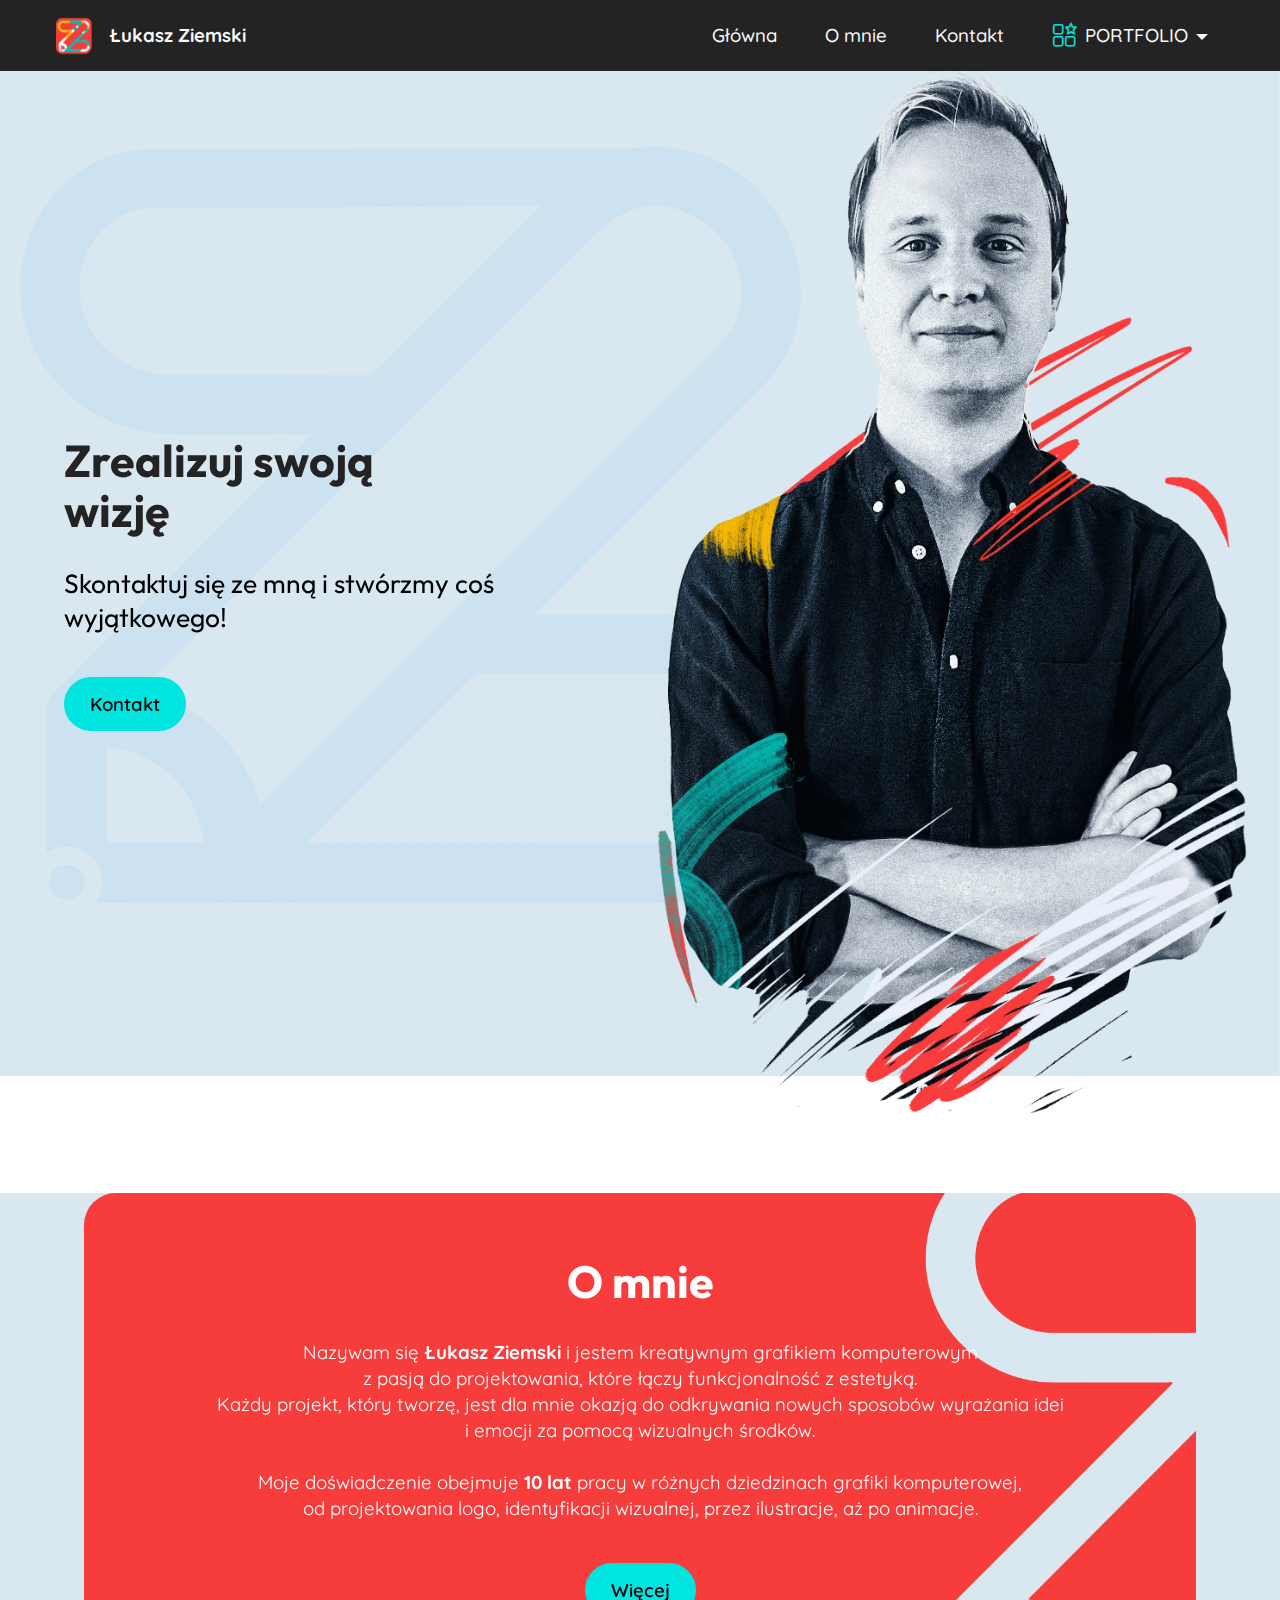
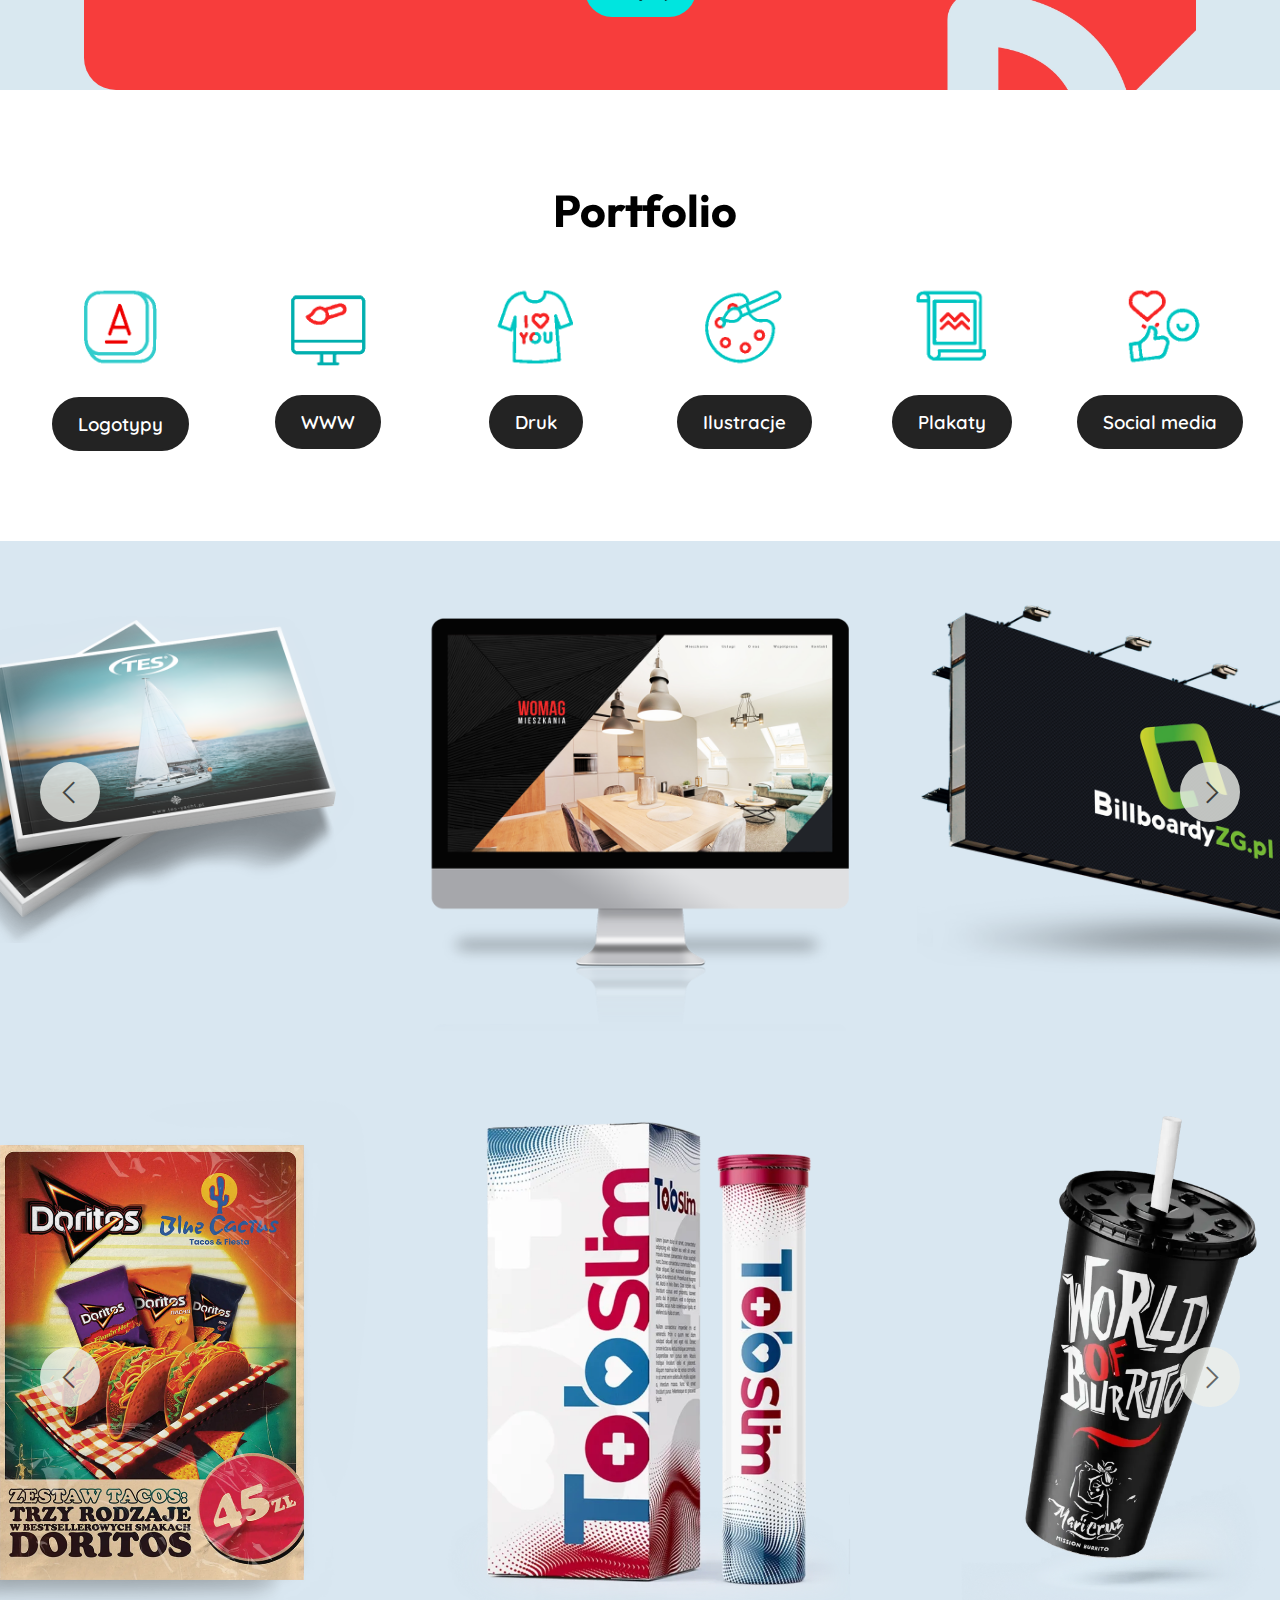
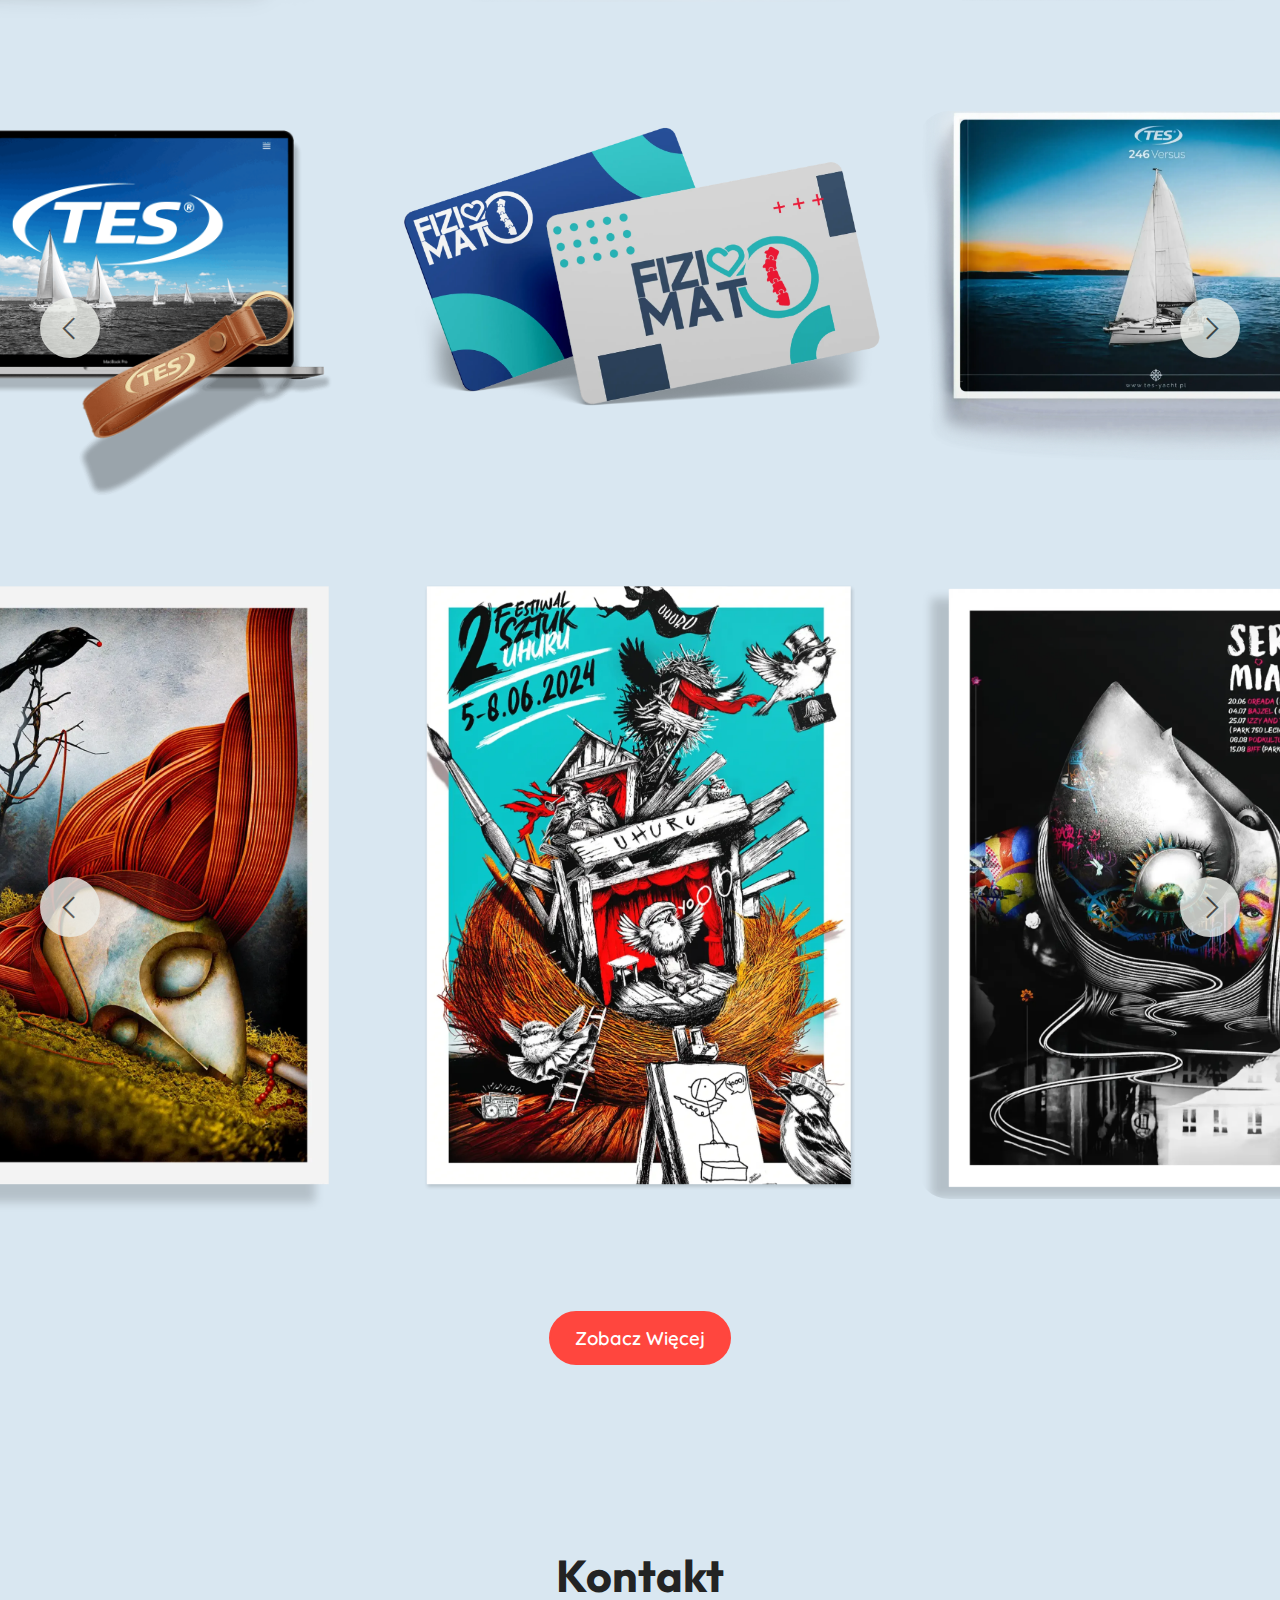
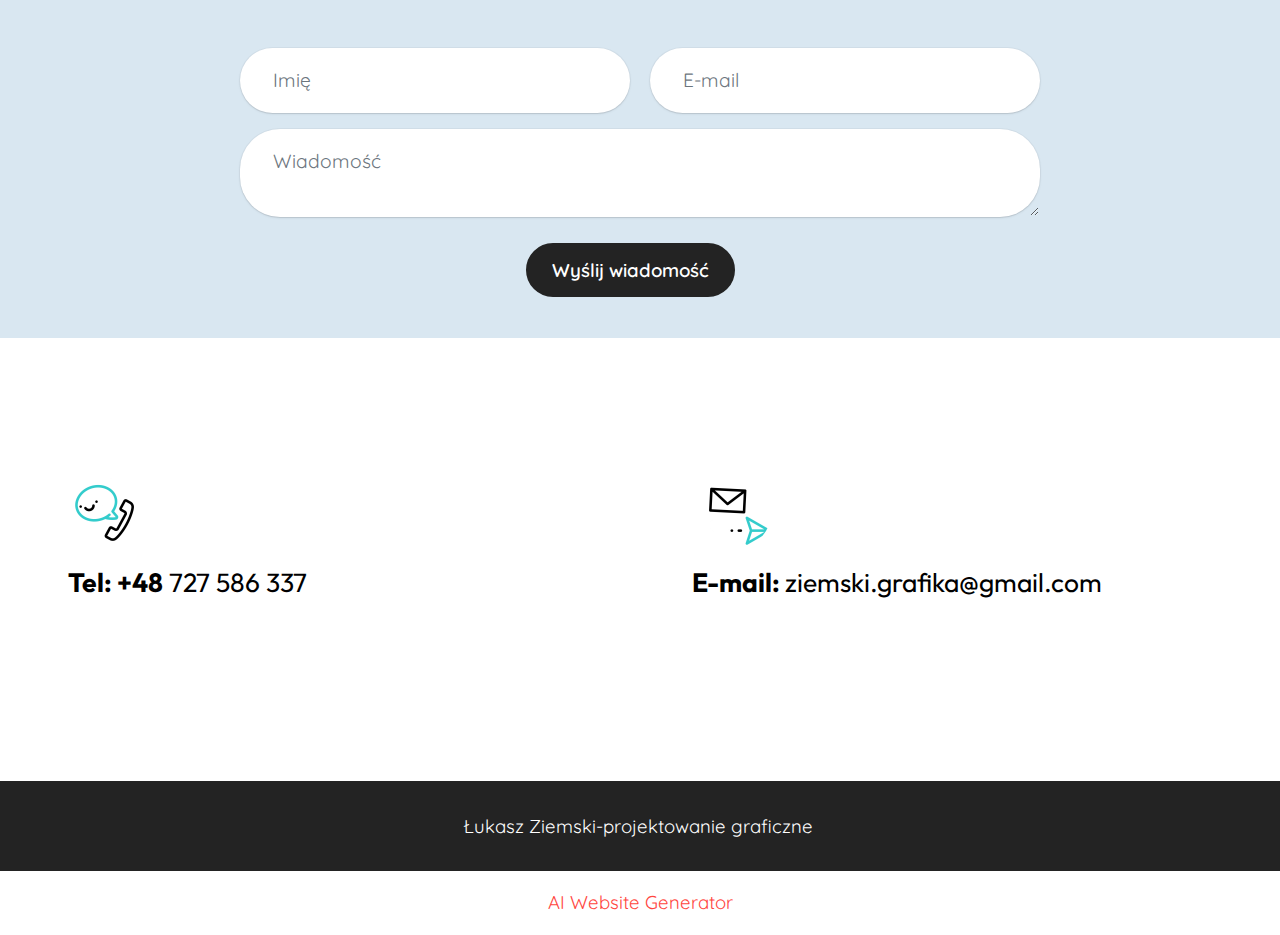
<file: index.html>
<!DOCTYPE html>
<html  >
<head>
  <!-- Site made with Mobirise Website Builder v5.9.25, https://mobirise.com -->
  <meta charset="UTF-8">
  <meta http-equiv="X-UA-Compatible" content="IE=edge">
  <meta name="generator" content="Mobirise v5.9.25, mobirise.com">
  <meta name="viewport" content="width=device-width, initial-scale=1, minimum-scale=1">
  <link rel="shortcut icon" href="assets/images/1-128x132.png" type="image/x-icon">
  <meta name="description" content="">
  
  
  <title>Łukasz Ziemski Grafika</title>
  <link rel="stylesheet" href="assets/web/assets/mobirise-icons-bold/mobirise-icons-bold.css">
  <link rel="stylesheet" href="assets/web/assets/mobirise-icons2/mobirise2.css">
  <link rel="stylesheet" href="assets/bootstrap/css/bootstrap.min.css">
  <link rel="stylesheet" href="assets/bootstrap/css/bootstrap-grid.min.css">
  <link rel="stylesheet" href="assets/bootstrap/css/bootstrap-reboot.min.css">
  <link rel="stylesheet" href="assets/parallax/jarallax.css">
  <link rel="stylesheet" href="assets/dropdown/css/style.css">
  <link rel="stylesheet" href="assets/socicon/css/styles.css">
  <link rel="stylesheet" href="assets/theme/css/style.css">
  <link rel="preload" href="https://fonts.googleapis.com/css?family=Outfit:100,200,300,400,500,600,700,800,900&display=swap" as="style" onload="this.onload=null;this.rel='stylesheet'">
  <noscript><link rel="stylesheet" href="https://fonts.googleapis.com/css?family=Outfit:100,200,300,400,500,600,700,800,900&display=swap"></noscript>
  <link rel="preload" href="https://fonts.googleapis.com/css?family=Dela+Gothic+One:400&display=swap" as="style" onload="this.onload=null;this.rel='stylesheet'">
  <noscript><link rel="stylesheet" href="https://fonts.googleapis.com/css?family=Dela+Gothic+One:400&display=swap"></noscript>
  <link rel="preload" href="https://fonts.googleapis.com/css?family=Quicksand:300,400,500,600,700&display=swap" as="style" onload="this.onload=null;this.rel='stylesheet'">
  <noscript><link rel="stylesheet" href="https://fonts.googleapis.com/css?family=Quicksand:300,400,500,600,700&display=swap"></noscript>
  <link rel="preload" href="https://fonts.googleapis.com/css?family=Golos+Text:400,500,600,700,800,900&display=swap" as="style" onload="this.onload=null;this.rel='stylesheet'">
  <noscript><link rel="stylesheet" href="https://fonts.googleapis.com/css?family=Golos+Text:400,500,600,700,800,900&display=swap"></noscript>
  <link rel="preload" as="style" href="assets/mobirise/css/mbr-additional.css?v=F5hhk2"><link rel="stylesheet" href="assets/mobirise/css/mbr-additional.css?v=F5hhk2" type="text/css">

  
  
  
</head>
<body>
  
  <section data-bs-version="5.1" class="menu menu2 cid-uE0j0TaCQB" once="menu" id="menu2-j">
    
    <nav class="navbar navbar-dropdown navbar-fixed-top navbar-expand-lg">
        <div class="container-fluid">
            <div class="navbar-brand">
                <span class="navbar-logo">
                    <a href="index.html">
                        <img src="assets/images/2-1-92x95.png" alt="Mobirise Website Builder" style="height: 3rem;">
                    </a>
                </span>
                <span class="navbar-caption-wrap"><a class="navbar-caption text-white text-primary display-7" href="index.html">Łukasz Ziemski</a></span>
            </div>
            <button class="navbar-toggler" type="button" data-toggle="collapse" data-bs-toggle="collapse" data-target="#navbarSupportedContent" data-bs-target="#navbarSupportedContent" aria-controls="navbarNavAltMarkup" aria-expanded="false" aria-label="Toggle navigation">
                <div class="hamburger">
                    <span></span>
                    <span></span>
                    <span></span>
                    <span></span>
                </div>
            </button>
            <div class="collapse navbar-collapse" id="navbarSupportedContent">
                <ul class="navbar-nav nav-dropdown nav-right" data-app-modern-menu="true"><li class="nav-item"><a class="nav-link link text-white display-7" href="index.html">Główna</a></li><li class="nav-item"><a class="nav-link link text-white text-primary display-7" href="page7.html">O mnie</a></li><li class="nav-item"><a class="nav-link link text-white text-primary display-7" href="index.html#bottom">Kontakt</a></li><li class="nav-item dropdown"><a class="nav-link link dropdown-toggle text-white display-7" href="https://mobiri.se" data-toggle="dropdown-submenu" data-bs-toggle="dropdown" data-bs-auto-close="outside" aria-expanded="false"><span class="mbrib-features mbr-iconfont mbr-iconfont-btn" style="color: rgb(0, 229, 223);"></span>PORTFOLIO</a><div class="dropdown-menu" aria-labelledby="dropdown-729"><a class="dropdown-item text-white text-primary display-7" href="page2.html"><p>LOGO&nbsp;</p></a><a class="dropdown-item text-white text-primary display-7" href="page3.html">STRONY WWW</a><a class="dropdown-item text-white text-primary display-7" href="page1.html">DRUK</a><a class="dropdown-item show text-white text-primary display-7" href="page5.html" aria-expanded="false">PLAKATY</a><a class="show dropdown-item text-white text-primary display-7" href="page4.html">SOCIAL MEDIA</a><a class="show dropdown-item text-white display-7" href="page6.html">ILUSTRACJE</a></div></li></ul>
                
                
            </div>
        </div>
    </nav>
</section>

<section data-bs-version="5.1" class="header1 cid-uDXDQ5YESb mbr-parallax-background" id="header01-2">
	

	
	<div class="mbr-overlay" style="opacity: 0; background-color: rgb(217, 231, 241);"></div>

	<div class="container">
		<div class="row justify-content-center">
			<div class="col-12 col-md-12 col-lg-6 image-wrapper">
				<img class="w-100" src="assets/images/ssss-2-kopia-1.webp" alt="Mobirise Website Builder">
			</div>
			<div class="col-12 col-lg col-md-12">
				<div class="text-wrapper align-left">
					<h1 class="mbr-section-title mbr-fonts-style mb-4 display-1"><strong>Zrealizuj swoją </strong><br><strong>wizję</strong></h1>
					<p class="mbr-text mbr-fonts-style mb-4 display-2">
						Skontaktuj się ze mną i stwórzmy coś wyjątkowego!</p>
					<div class="mbr-section-btn mt-3"><a class="btn btn-warning display-7" href="index.html#form02-2w">Kontakt</a></div>
				</div>
			</div>
		</div>
	</div>
</section>

<section data-bs-version="5.1" class="header15 cid-uE0uNa2FJp" id="header15-n">
	

	
	<div class="mbr-overlay" style="opacity: 0; background-color: rgb(255, 255, 255);"></div>
	<div class="container-fluid">
		<div class="row justify-content-center">
			<div class="card col-12 col-lg-11">
				<div class="card-wrapper wrap">
					<div class="card-box align-center">
						<h1 class="card-title mbr-fonts-style mb-4 display-1">
							<strong>O mnie</strong></h1>
						<p class="mbr-text mbr-fonts-style mb-4 display-7">Nazywam się <strong>Łukasz Ziemski</strong> i jestem kreatywnym grafikiem komputerowym<br> z pasją do projektowania, które łączy funkcjonalność z estetyką.
<br>Każdy projekt, który tworzę, jest dla mnie okazją do odkrywania nowych sposobów wyrażania idei <br>i emocji za pomocą wizualnych środków.<br> <br>Moje doświadczenie obejmuje <strong>10 lat</strong> pracy w różnych dziedzinach grafiki komputerowej, <br>od projektowania logo, identyfikacji wizualnej, przez ilustracje, aż po animacje.<br></p>
						<div class="mbr-section-btn mt-4"><a class="btn btn-warning display-7" href="page7.html">Więcej</a></div>
					</div>
				</div>
			</div>
		</div>
	</div>
</section>

<section data-bs-version="5.1" class="features13 start cid-uFdXmY27LK mbr-parallax-background" id="features013-34">
    

<div class="container">
  <div class="row justify-content-center">
    <div class="col-12 content-head">
      <div class="mbr-section-head mb-5">
        <h4 class="mbr-section-title mbr-fonts-style align-center mb-0 display-1"><strong>&nbsp;Portfolio</strong></h4>
        
      </div>
    </div>
  </div>
  <div class="row mbr-section-content">
    <div class="item features-image col-6 col-md-4 col-lg-2 active">
      <div class="item-wrapper">
        <div class="item-img">
          <a href="page2.html"><img src="assets/images/11.gif" alt="Mobirise Website Builder" title="" data-slide-to="0" data-bs-slide-to="0"></a>
        </div>
        <div class="item-content align-left mt-3">
          
          
          
        </div>
        <div class="mbr-section-btn item-footer mt-2"><a href="page2.html" class="btn item-btn btn-black display-7">Logotypy</a></div>
      </div>
    </div><div class="item features-image col-6 col-md-4 col-lg-2">
      <div class="item-wrapper">
        <div class="item-img">
          <a href="page3.html"><img src="assets/images/f-kopia.gif" alt="Mobirise Website Builder" title="" data-slide-to="1" data-bs-slide-to="1"></a>
        </div>
        <div class="item-content align-left mt-3">
          
          
          
        </div>
        <div class="mbr-section-btn item-footer mt-2"><a href="page3.html" class="btn item-btn btn-black display-7">WWW</a></div>
      </div>
    </div><div class="item features-image col-6 col-md-4 col-lg-2">
      <div class="item-wrapper">
        <div class="item-img">
          <a href="page1.html"><img src="assets/images/33.gif" alt="Mobirise Website Builder" title="" data-slide-to="2" data-bs-slide-to="2"></a>
        </div>
        <div class="item-content align-left mt-3">
          
          
          
        </div>
        <div class="mbr-section-btn item-footer mt-2"><a href="page1.html" class="btn item-btn btn-black display-7">Druk</a></div>
      </div>
    </div>
    
    
    
    <div class="item features-image col-6 col-md-4 col-lg-2">
      <div class="item-wrapper">
        <div class="item-img">
          <a href="page6.html"><img src="assets/images/22-1.gif" alt="Mobirise Website Builder" title="" data-slide-to="3" data-bs-slide-to="3"></a>
        </div>
        <div class="item-content align-left mt-3">
          
          
          
        </div>
        <div class="mbr-section-btn item-footer mt-2"><a href="page6.html" class="btn item-btn btn-black display-7">Ilustracje</a></div>
      </div>
    </div><div class="item features-image col-6 col-md-4 col-lg-2">
      <div class="item-wrapper">
        <div class="item-img">
          <a href="page5.html"><img src="assets/images/55.gif" alt="Mobirise Website Builder" title="" data-slide-to="4" data-bs-slide-to="4"></a>
        </div>
        <div class="item-content align-left mt-3">
          
          
          
        </div>
        <div class="mbr-section-btn item-footer mt-2"><a href="page5.html" class="btn item-btn btn-black display-7">Plakaty</a></div>
      </div>
    </div><div class="item features-image col-6 col-md-4 col-lg-2">
      <div class="item-wrapper">
        <div class="item-img">
          <a href="page4.html"><img src="assets/images/44.gif" alt="Mobirise Website Builder" title="" data-slide-to="5" data-bs-slide-to="5"></a>
        </div>
        <div class="item-content align-left mt-3">
          
          
          
        </div>
        <div class="mbr-section-btn item-footer mt-2"><a href="page4.html" class="btn item-btn btn-black display-7">Social media</a></div>
      </div>
    </div>
    

  </div>
</div>
</section>

<section data-bs-version="5.1" class="slider4 mbr-embla cid-uFhaAG9w0K" id="slider04-3j">
    
    
    <div class="container-fluid">
        
        <div class="row">
            <div class="col-12">
                <div class="embla position-relative" data-skip-snaps="true" data-align="center" data-contain-scroll="trimSnaps" data-loop="true" data-auto-play="true" data-auto-play-interval="4" data-draggable="true">
                    <div class="embla__viewport">
                        <div class="embla__container">
                            
                            
                            
                            
                            
                            
                            <div class="embla__slide slider-image item active" style="margin-left: 1rem; margin-right: 1rem;">
                            <div class="slide-content">
                                <div class="item-img">
                                    <div class="item-wrapper">
                                        <img src="assets/images/1-1.webp" alt="Mobirise Website Builder" title="" data-slide-to="0" data-bs-slide-to="0">
                                    </div>
                                </div>
                            </div>
                            </div><div class="embla__slide slider-image item" style="margin-left: 1rem; margin-right: 1rem;">
                            <div class="slide-content">
                                <div class="item-img">
                                    <div class="item-wrapper">
                                        <img src="assets/images/14-1.webp" alt="Mobirise Website Builder" title="" data-slide-to="1" data-bs-slide-to="1">
                                    </div>
                                </div>
                            </div>
                            </div><div class="embla__slide slider-image item" style="margin-left: 1rem; margin-right: 1rem;">
                            <div class="slide-content">
                                <div class="item-img">
                                    <div class="item-wrapper">
                                        <img src="assets/images/8.webp" alt="Mobirise Website Builder" title="" data-slide-to="2" data-bs-slide-to="2">
                                    </div>
                                </div>
                            </div>
                            </div><div class="embla__slide slider-image item" style="margin-left: 1rem; margin-right: 1rem;">
                            <div class="slide-content">
                                <div class="item-img">
                                    <div class="item-wrapper">
                                        <img src="assets/images/6.webp" alt="Mobirise Website Builder" title="" data-slide-to="3" data-bs-slide-to="3">
                                    </div>
                                </div>
                            </div>
                            </div><div class="embla__slide slider-image item" style="margin-left: 1rem; margin-right: 1rem;">
                            <div class="slide-content">
                                <div class="item-img">
                                    <div class="item-wrapper">
                                        <img src="assets/images/karta-3.webp" alt="Mobirise Website Builder" title="" data-slide-to="4" data-bs-slide-to="4">
                                    </div>
                                </div>
                            </div>
                            </div><div class="embla__slide slider-image item" style="margin-left: 1rem; margin-right: 1rem;">
                            <div class="slide-content">
                                <div class="item-img">
                                    <div class="item-wrapper">
                                        <img src="assets/images/1.webp" alt="Mobirise Website Builder" title="" data-slide-to="5" data-bs-slide-to="5">
                                    </div>
                                </div>
                            </div>
                            </div>
                        </div>
                    </div>
                    <button class="embla__button embla__button--prev">
                        <span class="mobi-mbri mobi-mbri-arrow-prev" aria-hidden="true"></span>
                        <span class="sr-only visually-hidden visually-hidden">Previous</span>
                    </button>
                    <button class="embla__button embla__button--next">
                        <span class="mobi-mbri mobi-mbri-arrow-next" aria-hidden="true"></span>
                        <span class="sr-only visually-hidden visually-hidden">Next</span>
                    </button>
                </div>
            </div>
        </div>
    </div>
</section>

<section data-bs-version="5.1" class="slider4 mbr-embla cid-uFhi5pQgSA" id="slider04-3m">
    
    
    <div class="container-fluid">
        
        <div class="row">
            <div class="col-12">
                <div class="embla position-relative" data-skip-snaps="true" data-align="center" data-contain-scroll="trimSnaps" data-loop="true" data-auto-play="true" data-auto-play-interval="3" data-draggable="true">
                    <div class="embla__viewport">
                        <div class="embla__container">
                            
                            <div class="embla__slide slider-image item active" style="margin-left: 0rem; margin-right: 0rem;">
                                <div class="slide-content">
                                    <div class="item-img">
                                        <div class="item-wrapper">
                                            <img src="assets/images/tab-slim23-kopia.webp" alt="Mobirise Website Builder" title="" data-slide-to="0" data-bs-slide-to="0">
                                        </div>
                                    </div>
                                </div>
                            </div><div class="embla__slide slider-image item" style="margin-left: 0rem; margin-right: 0rem;">
                                <div class="slide-content">
                                    <div class="item-img">
                                        <div class="item-wrapper">
                                            <img src="assets/images/kubelk-5.webp" alt="Mobirise Website Builder" title="" data-slide-to="1" data-bs-slide-to="1">
                                        </div>
                                    </div>
                                </div>
                            </div><div class="embla__slide slider-image item" style="margin-left: 0rem; margin-right: 0rem;">
                                <div class="slide-content">
                                    <div class="item-img">
                                        <div class="item-wrapper">
                                            <img src="assets/images/6-16.webp" alt="Mobirise Website Builder" title="" data-slide-to="2" data-bs-slide-to="2">
                                        </div>
                                    </div>
                                </div>
                            </div><div class="embla__slide slider-image item" style="margin-left: 0rem; margin-right: 0rem;">
                                <div class="slide-content">
                                    <div class="item-img">
                                        <div class="item-wrapper">
                                            <img src="assets/images/7-1.webp" alt="Mobirise Website Builder" title="" data-slide-to="3" data-bs-slide-to="3">
                                        </div>
                                    </div>
                                </div>
                            </div><div class="embla__slide slider-image item" style="margin-left: 0rem; margin-right: 0rem;">
                                <div class="slide-content">
                                    <div class="item-img">
                                        <div class="item-wrapper">
                                            <img src="assets/images/10-9.webp" alt="Mobirise Website Builder" title="" data-slide-to="4" data-bs-slide-to="4">
                                        </div>
                                    </div>
                                </div>
                            </div><div class="embla__slide slider-image item" style="margin-left: 0rem; margin-right: 0rem;">
                                <div class="slide-content">
                                    <div class="item-img">
                                        <div class="item-wrapper">
                                            <img src="assets/images/kaledary.webp" alt="Mobirise Website Builder" title="" data-slide-to="5" data-bs-slide-to="5">
                                        </div>
                                    </div>
                                </div>
                            </div><div class="embla__slide slider-image item" style="margin-left: 0rem; margin-right: 0rem;">
                                <div class="slide-content">
                                    <div class="item-img">
                                        <div class="item-wrapper">
                                            <img src="assets/images/8-8.webp" alt="Mobirise Website Builder" title="" data-slide-to="6" data-bs-slide-to="6">
                                        </div>
                                    </div>
                                </div>
                            </div>
                            
                            
                            
                            
                            
                        </div>
                    </div>
                    <button class="embla__button embla__button--prev">
                        <span class="mobi-mbri mobi-mbri-arrow-prev" aria-hidden="true"></span>
                        <span class="sr-only visually-hidden visually-hidden">Previous</span>
                    </button>
                    <button class="embla__button embla__button--next">
                        <span class="mobi-mbri mobi-mbri-arrow-next" aria-hidden="true"></span>
                        <span class="sr-only visually-hidden visually-hidden">Next</span>
                    </button>
                </div>
            </div>
        </div>
    </div>
</section>

<section data-bs-version="5.1" class="slider4 mbr-embla cid-uFhfIF0A5i" id="slider04-3l">
    
    
    <div class="container-fluid">
        
        <div class="row">
            <div class="col-12">
                <div class="embla position-relative" data-skip-snaps="true" data-align="center" data-contain-scroll="trimSnaps" data-loop="true" data-auto-play="true" data-auto-play-interval="5" data-draggable="true">
                    <div class="embla__viewport">
                        <div class="embla__container">
                            <div class="embla__slide slider-image item active" style="margin-left: 1rem; margin-right: 1rem;">
                                <div class="slide-content">
                                    <div class="item-img">
                                        <div class="item-wrapper">
                                            <img src="assets/images/mockup-1-kopia-2-.webp" alt="Mobirise Website Builder" title="" data-slide-to="0" data-bs-slide-to="0">
                                        </div>
                                    </div>
                                </div>
                            </div><div class="embla__slide slider-image item" style="margin-left: 1rem; margin-right: 1rem;">
                                <div class="slide-content">
                                    <div class="item-img">
                                        <div class="item-wrapper">
                                            <img src="assets/images/tes-1.webp" alt="Mobirise Website Builder" title="" data-slide-to="1" data-bs-slide-to="1">
                                        </div>
                                    </div>
                                </div>
                            </div><div class="embla__slide slider-image item" style="margin-left: 1rem; margin-right: 1rem;">
                                <div class="slide-content">
                                    <div class="item-img">
                                        <div class="item-wrapper">
                                            <img src="assets/images/capa-6.webp" alt="Mobirise Website Builder" title="" data-slide-to="2" data-bs-slide-to="2">
                                        </div>
                                    </div>
                                </div>
                            </div><div class="embla__slide slider-image item" style="margin-left: 1rem; margin-right: 1rem;">
                                <div class="slide-content">
                                    <div class="item-img">
                                        <div class="item-wrapper">
                                            <img src="assets/images/free-book-mockup-2-kopia.webp" alt="Mobirise Website Builder" title="" data-slide-to="3" data-bs-slide-to="3">
                                        </div>
                                    </div>
                                </div>
                            </div><div class="embla__slide slider-image item" style="margin-left: 1rem; margin-right: 1rem;">
                                <div class="slide-content">
                                    <div class="item-img">
                                        <div class="item-wrapper">
                                            <img src="assets/images/cap-2.webp" alt="Mobirise Website Builder" title="" data-slide-to="4" data-bs-slide-to="4">
                                        </div>
                                    </div>
                                </div>
                            </div><div class="embla__slide slider-image item" style="margin-left: 1rem; margin-right: 1rem;">
                                <div class="slide-content">
                                    <div class="item-img">
                                        <div class="item-wrapper">
                                            <img src="assets/images/6-2.webp" alt="Mobirise Website Builder" title="" data-slide-to="5" data-bs-slide-to="5">
                                        </div>
                                    </div>
                                </div>
                            </div><div class="embla__slide slider-image item" style="margin-left: 1rem; margin-right: 1rem;">
                                <div class="slide-content">
                                    <div class="item-img">
                                        <div class="item-wrapper">
                                            <img src="assets/images/tes-1-1080x1080.png" alt="Mobirise Website Builder" title="" data-slide-to="6" data-bs-slide-to="6">
                                        </div>
                                    </div>
                                </div>
                            </div>
                            
                            
                            
                            
                            
                            
                        </div>
                    </div>
                    <button class="embla__button embla__button--prev">
                        <span class="mobi-mbri mobi-mbri-arrow-prev" aria-hidden="true"></span>
                        <span class="sr-only visually-hidden visually-hidden">Previous</span>
                    </button>
                    <button class="embla__button embla__button--next">
                        <span class="mobi-mbri mobi-mbri-arrow-next" aria-hidden="true"></span>
                        <span class="sr-only visually-hidden visually-hidden">Next</span>
                    </button>
                </div>
            </div>
        </div>
    </div>
</section>

<section data-bs-version="5.1" class="slider4 mbr-embla cid-uFhe35Facf" id="slider04-3k">
    
    
    <div class="container-fluid">
        
        <div class="row">
            <div class="col-12">
                <div class="embla position-relative" data-skip-snaps="true" data-align="center" data-contain-scroll="trimSnaps" data-loop="true" data-auto-play="true" data-auto-play-interval="3" data-draggable="true">
                    <div class="embla__viewport">
                        <div class="embla__container">
                            <div class="embla__slide slider-image item active" style="margin-left: 1rem; margin-right: 1rem;">
                                <div class="slide-content">
                                    <div class="item-img">
                                        <div class="item-wrapper">
                                            <img src="assets/images/1-13.webp" alt="Mobirise Website Builder" title="" data-slide-to="0" data-bs-slide-to="0">
                                        </div>
                                    </div>
                                </div>
                            </div>
                            <div class="embla__slide slider-image item" style="margin-left: 1rem; margin-right: 1rem;">
                                <div class="slide-content">
                                    <div class="item-img">
                                        <div class="item-wrapper">
                                            <img src="assets/images/5-21.webp" alt="Mobirise Website Builder" title="" data-slide-to="1" data-bs-slide-to="1">
                                        </div>
                                    </div>
                                </div>
                            </div>
                            <div class="embla__slide slider-image item" style="margin-left: 1rem; margin-right: 1rem;">
                                <div class="slide-content">
                                    <div class="item-img">
                                        <div class="item-wrapper">
                                            <img src="assets/images/19-2.webp" alt="Mobirise Website Builder" title="" data-slide-to="2" data-bs-slide-to="2">
                                        </div>
                                    </div>
                                </div>
                            </div><div class="embla__slide slider-image item" style="margin-left: 1rem; margin-right: 1rem;">
                                <div class="slide-content">
                                    <div class="item-img">
                                        <div class="item-wrapper">
                                            <img src="assets/images/28-6.webp" alt="Mobirise Website Builder" title="" data-slide-to="3" data-bs-slide-to="3">
                                        </div>
                                    </div>
                                </div>
                            </div><div class="embla__slide slider-image item" style="margin-left: 1rem; margin-right: 1rem;">
                                <div class="slide-content">
                                    <div class="item-img">
                                        <div class="item-wrapper">
                                            <img src="assets/images/7-10.webp" alt="Mobirise Website Builder" title="" data-slide-to="4" data-bs-slide-to="4">
                                        </div>
                                    </div>
                                </div>
                            </div><div class="embla__slide slider-image item" style="margin-left: 1rem; margin-right: 1rem;">
                                <div class="slide-content">
                                    <div class="item-img">
                                        <div class="item-wrapper">
                                            <img src="assets/images/38-3.webp" alt="Mobirise Website Builder" title="" data-slide-to="5" data-bs-slide-to="5">
                                        </div>
                                    </div>
                                </div>
                            </div><div class="embla__slide slider-image item" style="margin-left: 1rem; margin-right: 1rem;">
                                <div class="slide-content">
                                    <div class="item-img">
                                        <div class="item-wrapper">
                                            <img src="assets/images/9-7.webp" alt="Mobirise Website Builder" title="" data-slide-to="6" data-bs-slide-to="6">
                                        </div>
                                    </div>
                                </div>
                            </div>
                            
                            
                            
                            
                        </div>
                    </div>
                    <button class="embla__button embla__button--prev">
                        <span class="mobi-mbri mobi-mbri-arrow-prev" aria-hidden="true"></span>
                        <span class="sr-only visually-hidden visually-hidden">Previous</span>
                    </button>
                    <button class="embla__button embla__button--next">
                        <span class="mobi-mbri mobi-mbri-arrow-next" aria-hidden="true"></span>
                        <span class="sr-only visually-hidden visually-hidden">Next</span>
                    </button>
                </div>
            </div>
        </div>
    </div>
</section>

<section data-bs-version="5.1" class="header09 startm5 cid-uFCTBTVqw8" id="header09-4h">	
    
	
	
	<div class="container-fluid">
		<div class="row">
			<div class="content-wrap col-12 col-md-4">
				
				
				
				<div class="mbr-section-btn"><a class="btn btn-primary display-7" href="index.html#features013-34">Zobacz Więcej</a></div>
			</div>
		</div>
	</div>
</section>

<section data-bs-version="5.1" class="form5 cid-uFbIgrykCj" id="form02-2w">
    
    
    <div class="container">
        <div class="row justify-content-center">
            <div class="col-12 content-head">
                <div class="mbr-section-head mb-5">
                    <h3 class="mbr-section-title mbr-fonts-style align-center mb-0 display-1">
                        <strong>Kontakt</strong></h3>
                    
                </div>
            </div>
        </div>
        <div class="row justify-content-center">
            <div class="col-lg-8 mx-auto mbr-form" data-form-type="formoid">
                <form action="https://mobirise.eu/" method="POST" class="mbr-form form-with-styler" data-form-title="Form Name"><input type="hidden" name="email" data-form-email="true" value="Ht2qxuY41iG9p3PZs9i/INF+qGjUCZD8paQsGDP/Fklixz/KmrgL8EqSmbY4RntUYhwo2lGHmgAN8aX9B3pFvXrMT41Bs+D3cfJa9xaTQV3U3+PtHAYQ6IKCRNld/1tg">
                    <div class="row">
                        <div hidden="hidden" data-form-alert="" class="alert alert-success col-12">Dziękuję za wiadomość :)</div>
                        <div hidden="hidden" data-form-alert-danger="" class="alert alert-danger col-12">
                            Oops...! some problem!
                        </div>
                    </div>
                    <div class="dragArea row">
                        <div class="col-md col-sm-12 form-group mb-3" data-for="name">
                            <input type="text" name="name" placeholder="Imię" data-form-field="name" class="form-control" value="" id="name-form02-2w">
                        </div>
                        <div class="col-md col-sm-12 form-group mb-3" data-for="email">
                            <input type="email" name="email" placeholder="E-mail" data-form-field="email" class="form-control" value="" id="email-form02-2w">
                        </div>
                        
                        <div class="col-12 form-group mb-3" data-for="textarea">
                            <textarea name="textarea" placeholder="Wiadomość" data-form-field="textarea" class="form-control" id="textarea-form02-2w"></textarea>
                        </div>
                        <div class="col-lg-12 col-md-12 col-sm-12 align-center mbr-section-btn"><button type="submit" class="btn btn-black display-7">Wyślij wiadomość</button></div>
                    </div>
                </form>
            </div>
        </div>
    </div>
</section>

<section data-bs-version="5.1" class="start features20 cid-uFeibbNxjo mbr-parallax-background" id="features020-37">
	

	
	<div class="mbr-overlay" style="opacity: 0; background-color: rgb(255, 255, 255);"></div>
	<div class="container">
		
		<div class="row">
			<div class="item features-without-image col-12 col-md-6 col-lg-6 item-mb">
				<div class="item-wrapper">
					<div class="card-box align-left">
						<div class="img-wrapper mb-3">
							<img src="assets/images/calling-10182244.gif" alt="">
						</div>
						<h5 class="card-title mbr-fonts-style display-2">
							<strong>Tel:&nbsp;</strong><strong>+48</strong> 727 586 337</h5>
						
					</div>
				</div>
			</div>
			<div class="item features-without-image col-12 col-md-6 col-lg-6 item-mb">
				<div class="item-wrapper">
					<div class="card-box align-left">
						<div class="img-wrapper mb-3">
							<img src="assets/images/message-11919478.gif" alt="">
						</div>
						<h5 class="card-title mbr-fonts-style display-2">
							<strong>E-mail: </strong>ziemski.grafika@gmail.com</h5>
						
					</div>
				</div>
			</div>
			
		</div>
	</div>
</section>

<section data-bs-version="5.1" class="footer4 cid-uFCS1aocQd" once="footers" id="footer04-4e">

    

    

    <div class="container">
        <div class="media-container-row align-center mbr-white">
            <div class="col-12">
                <p class="mbr-text mb-0 mbr-fonts-style display-7">
                    Łukasz Ziemski-projektowanie graficzne&nbsp;</p>
            </div>
        </div>
    </div>
</section><section class="display-7" style="padding: 0;align-items: center;justify-content: center;flex-wrap: wrap;    align-content: center;display: flex;position: relative;height: 4rem;"><a href="https://mobiri.se/3072950" style="flex: 1 1;height: 4rem;position: absolute;width: 100%;z-index: 1;"><img alt="" style="height: 4rem;" src="[data-uri]"></a><p style="margin: 0;text-align: center;" class="display-7">&#8204;</p><a style="z-index:1" href="https://mobirise.com/builder/ai-website-generator.html">AI Website Generator</a></section><script src="assets/bootstrap/js/bootstrap.bundle.min.js"></script>  <script src="assets/parallax/jarallax.js"></script>  <script src="assets/smoothscroll/smooth-scroll.js"></script>  <script src="assets/ytplayer/index.js"></script>  <script src="assets/dropdown/js/navbar-dropdown.js"></script>  <script src="assets/embla/embla.min.js"></script>  <script src="assets/embla/script.js"></script>  <script src="assets/theme/js/script.js"></script>  <script src="assets/formoid/formoid.min.js"></script>  
  
  
</body>
</html>
</file>
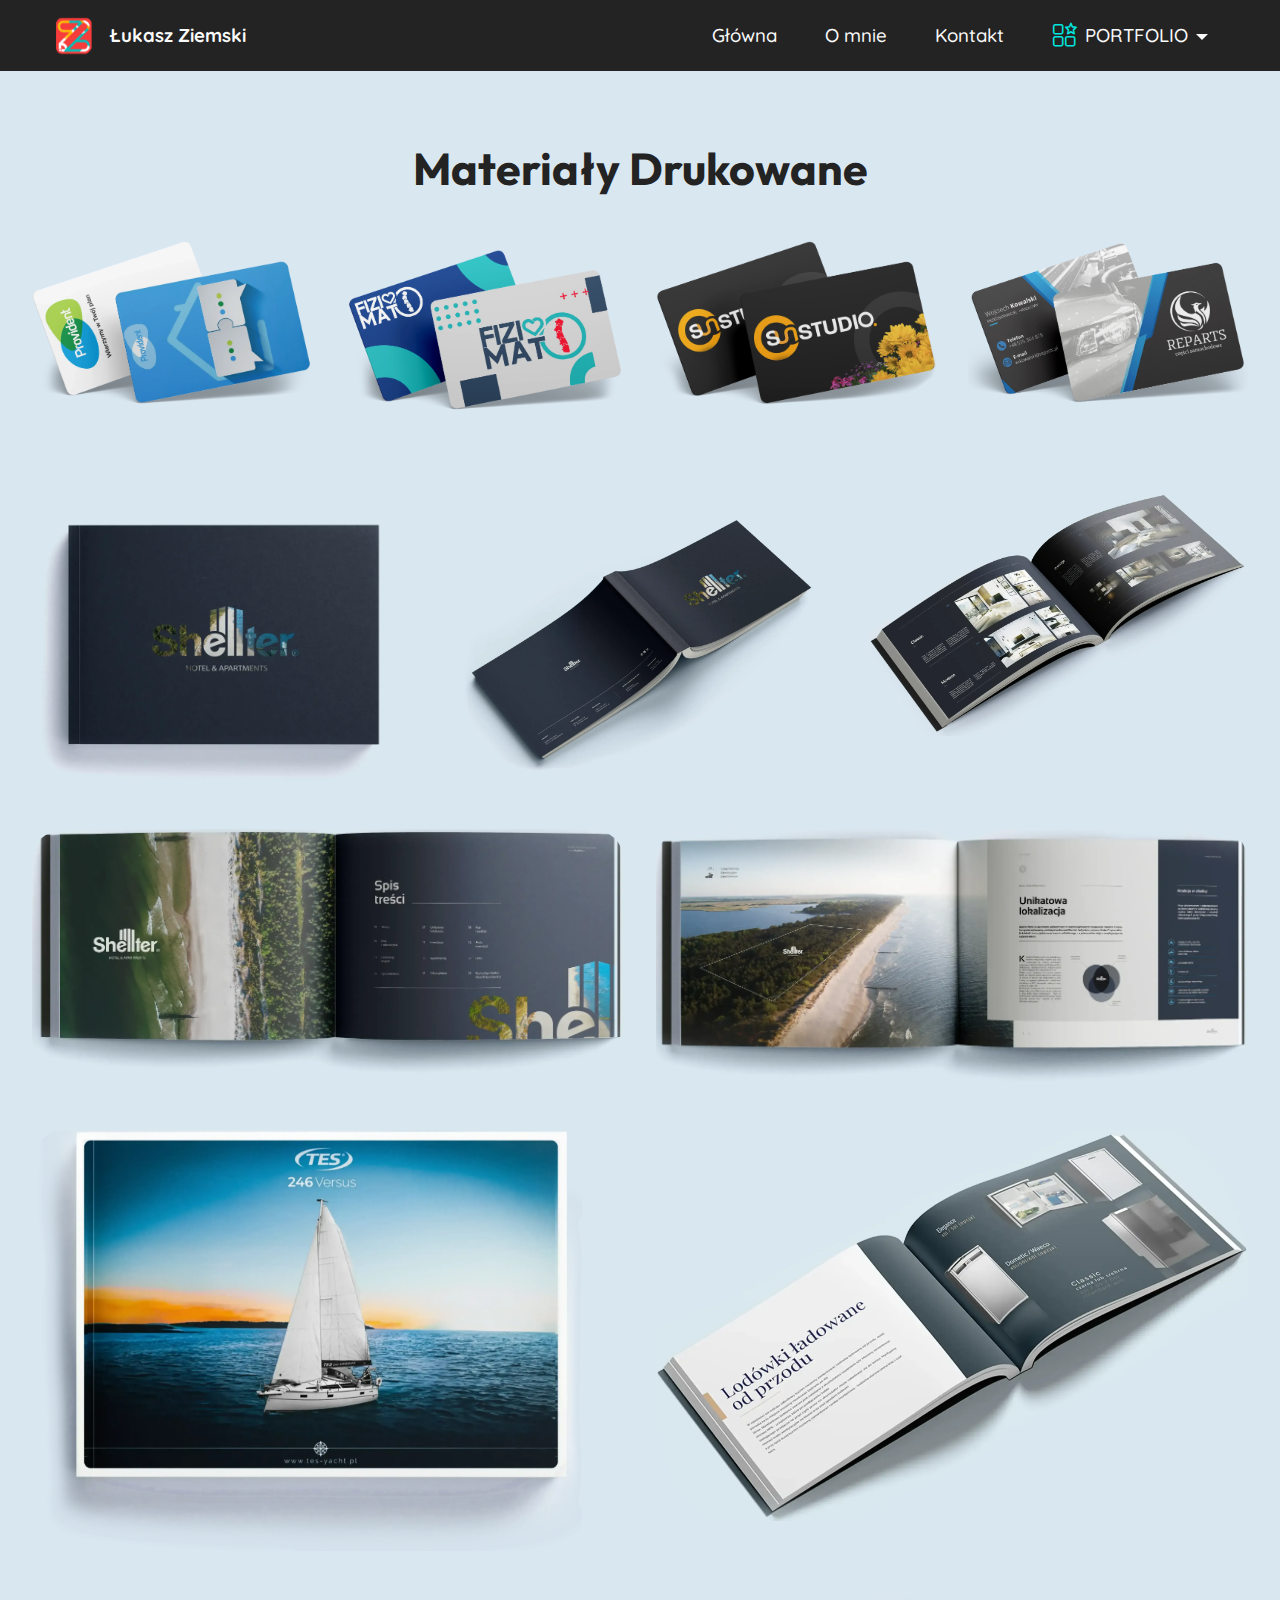
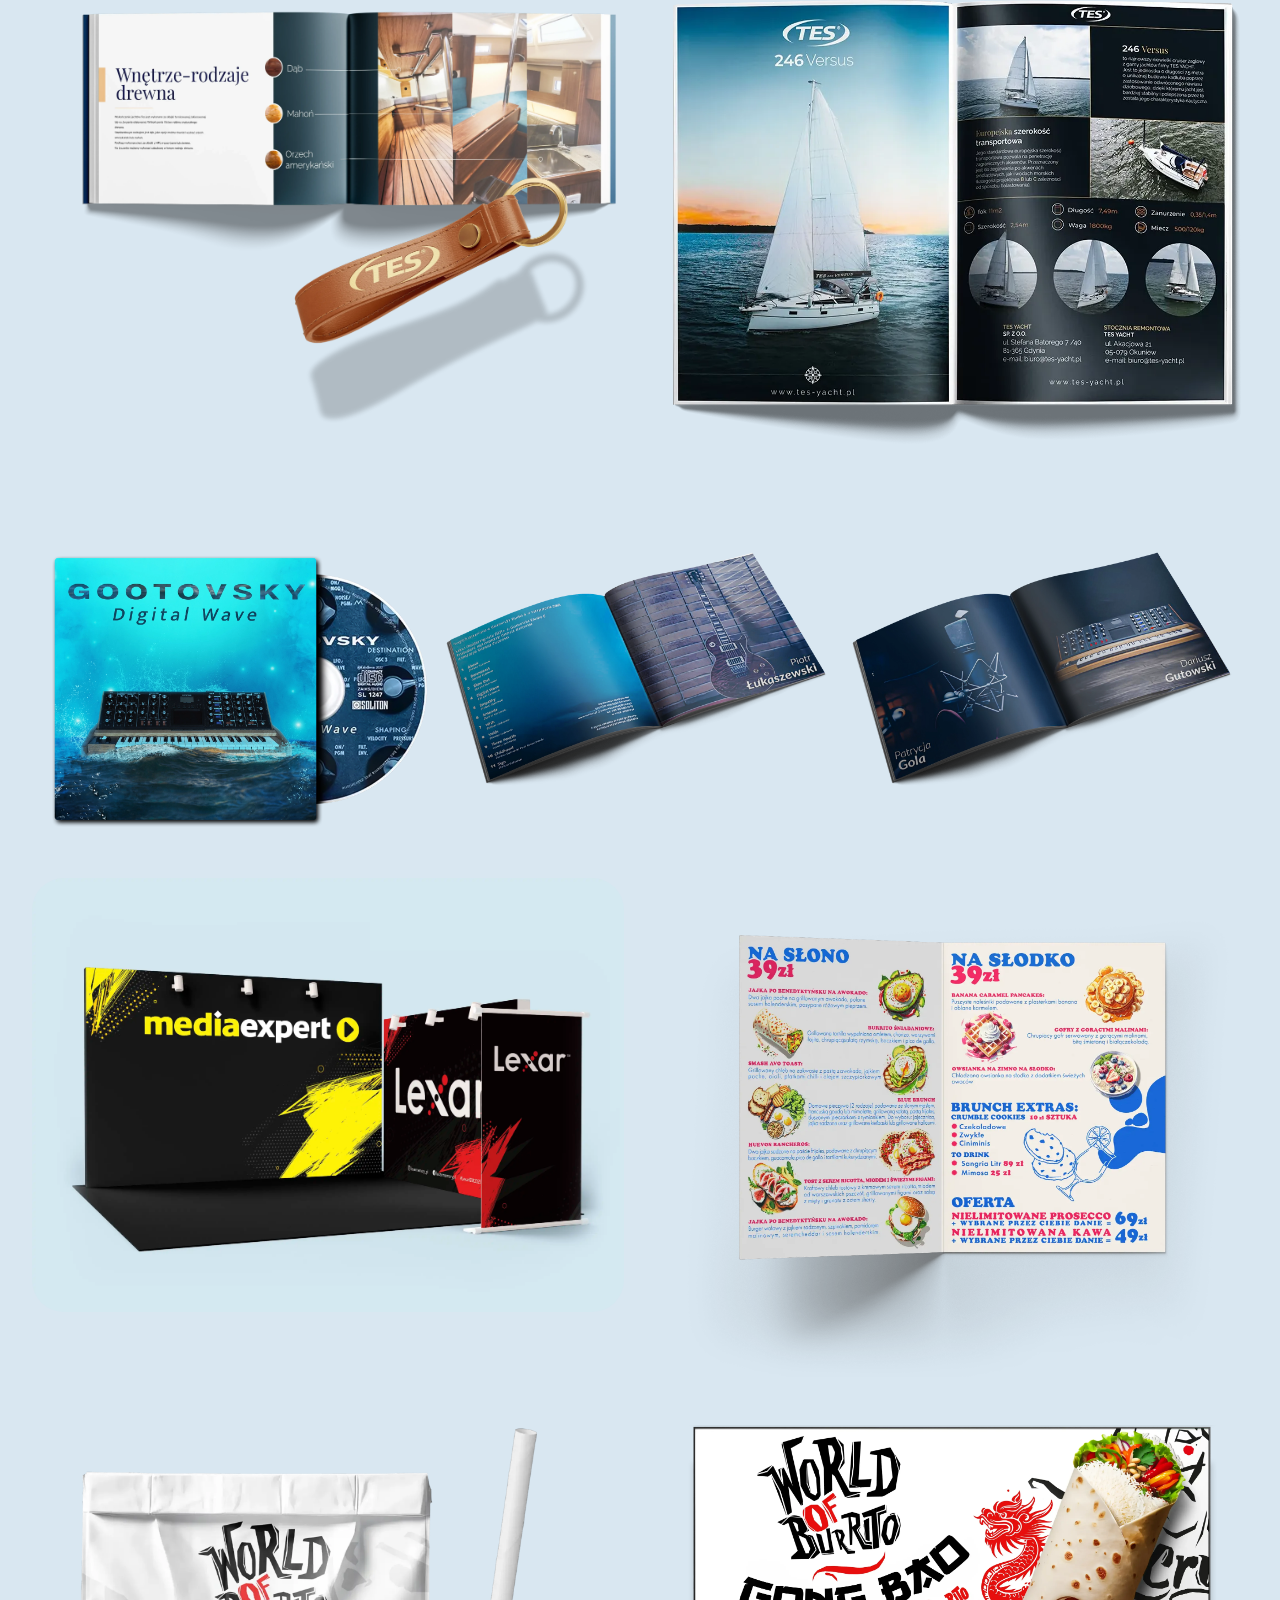
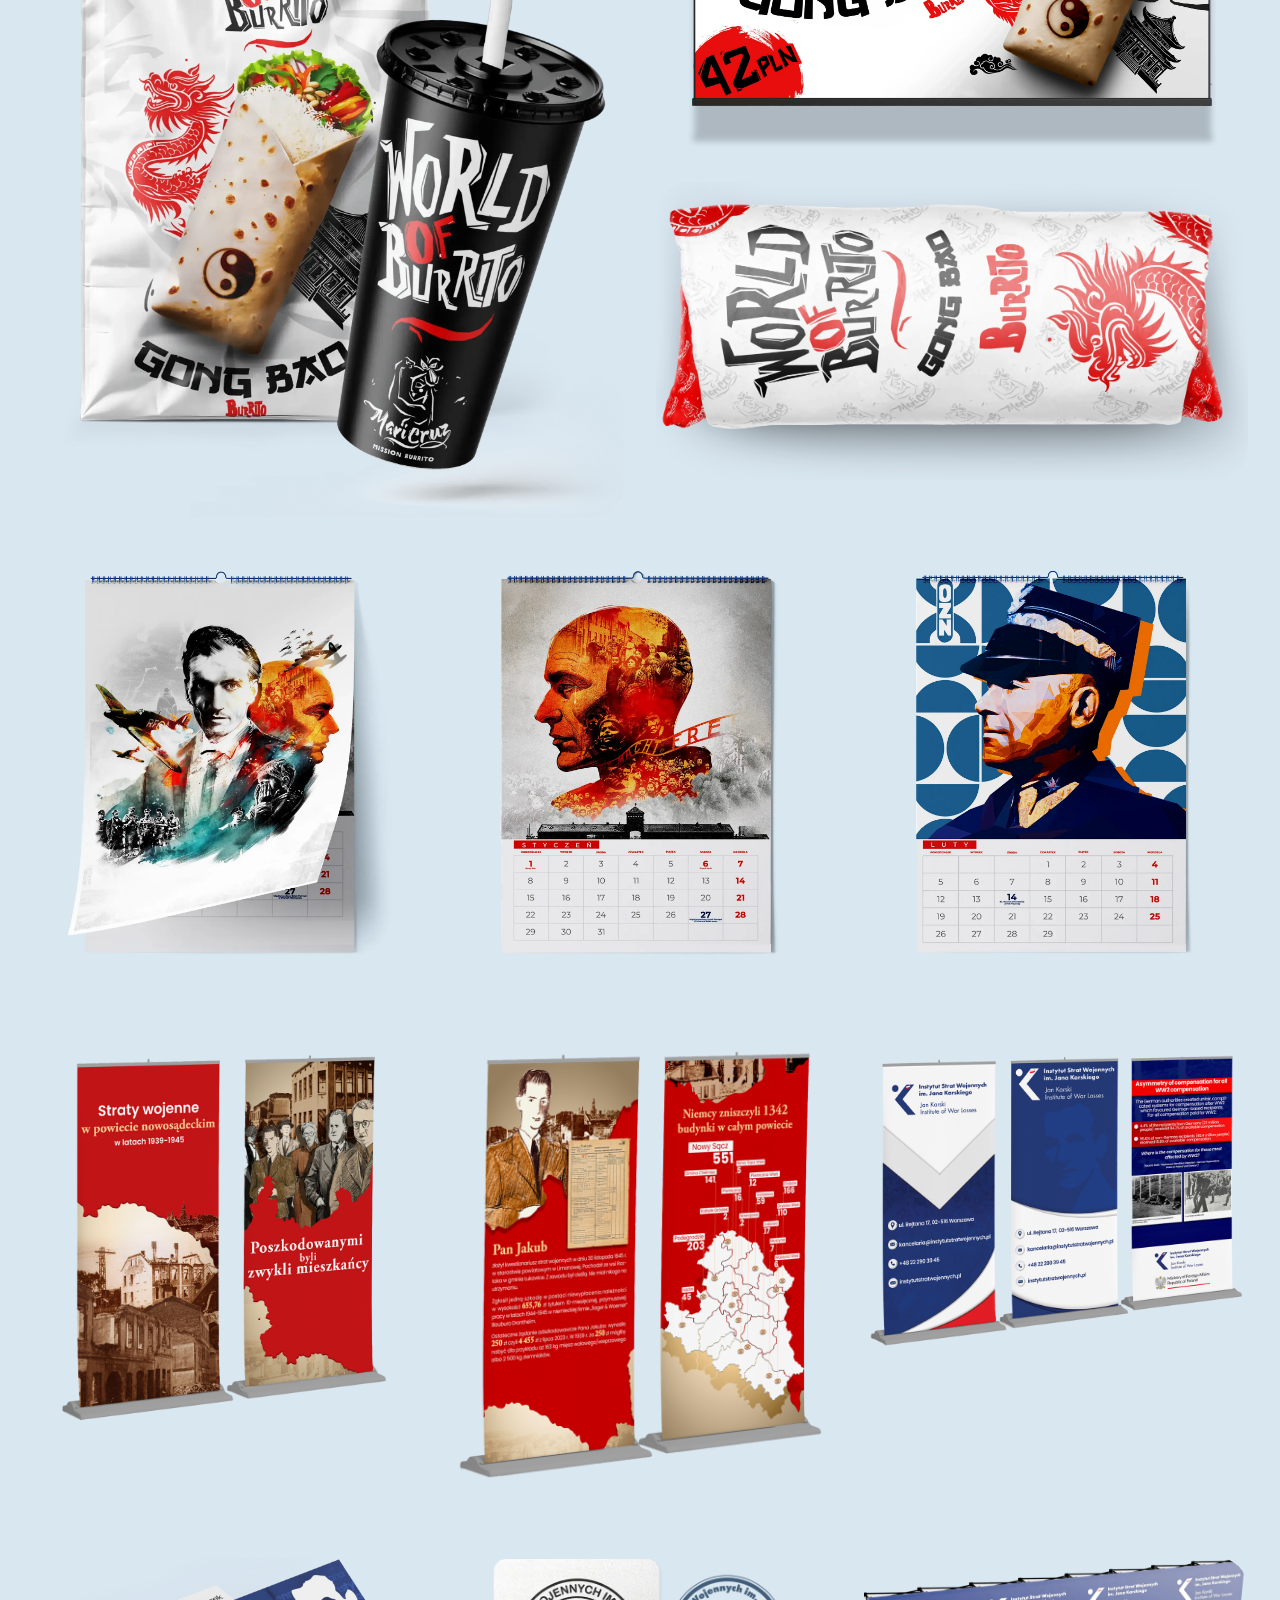
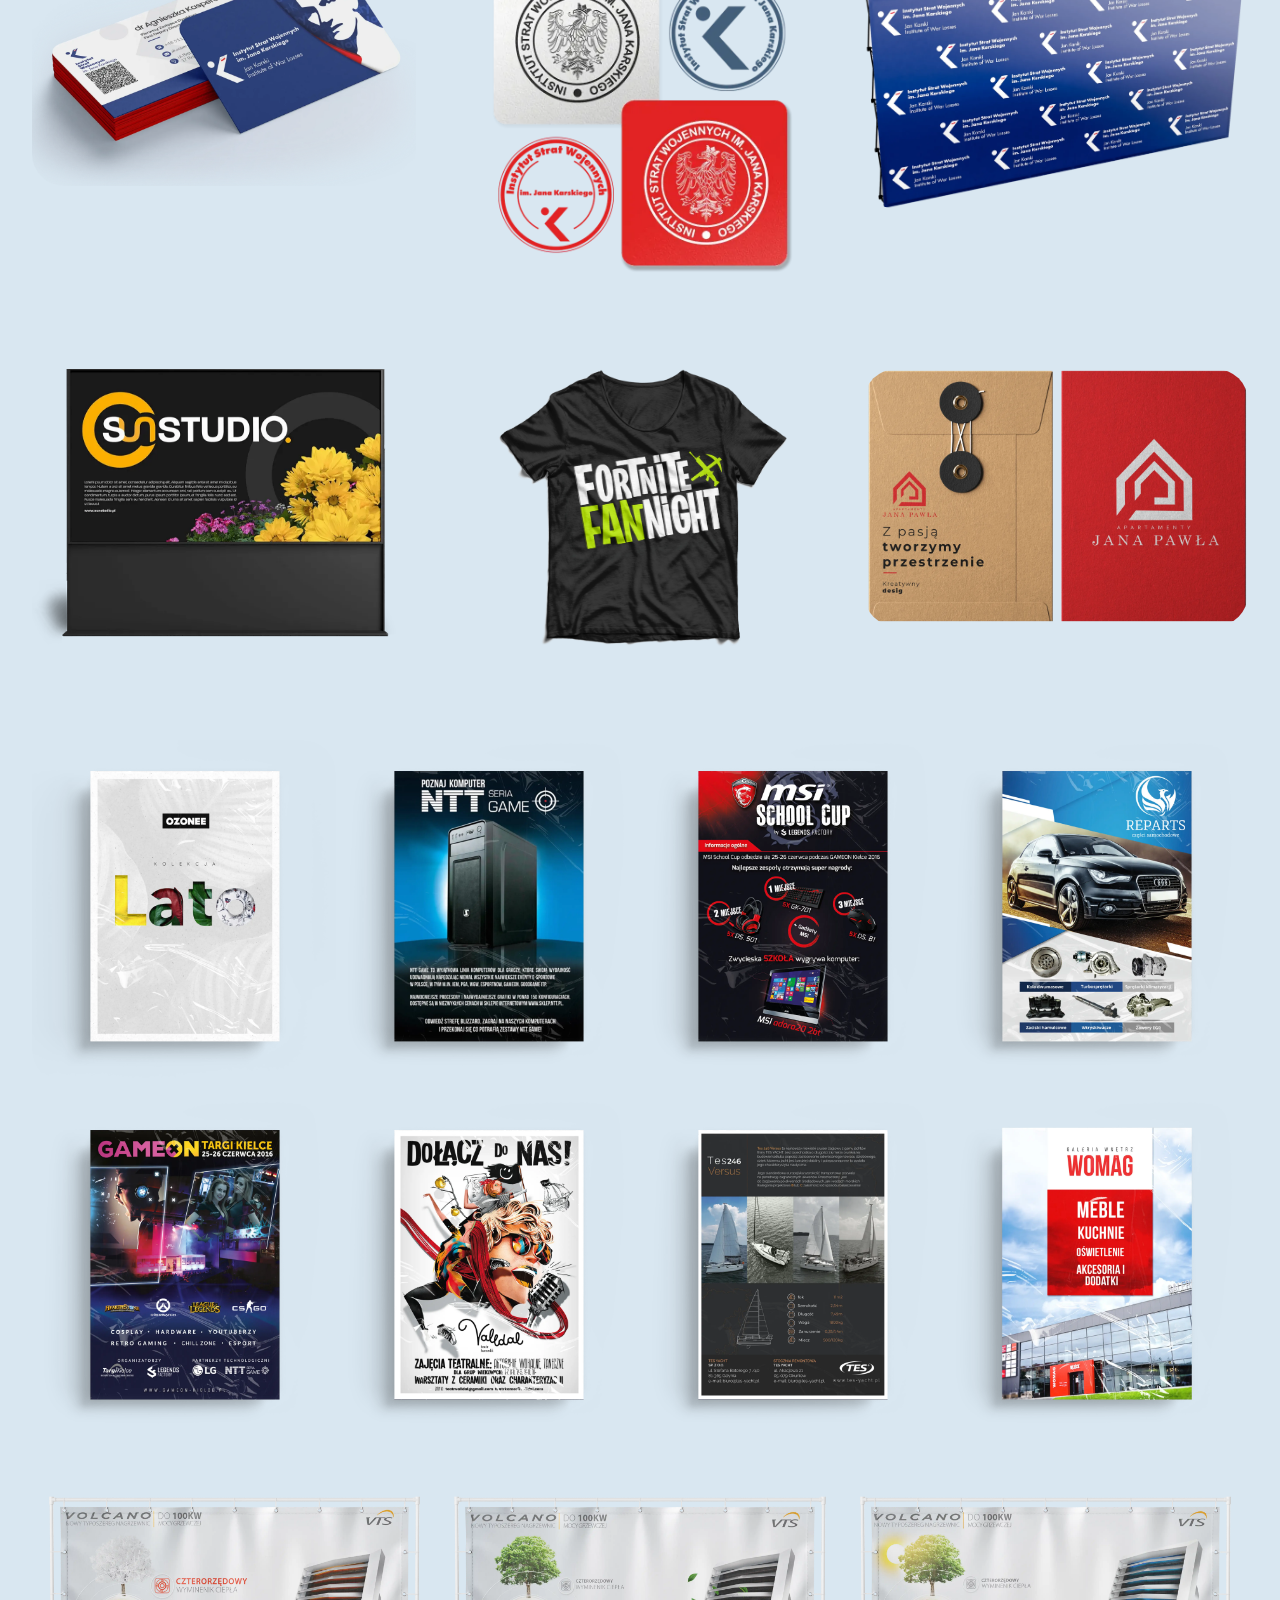
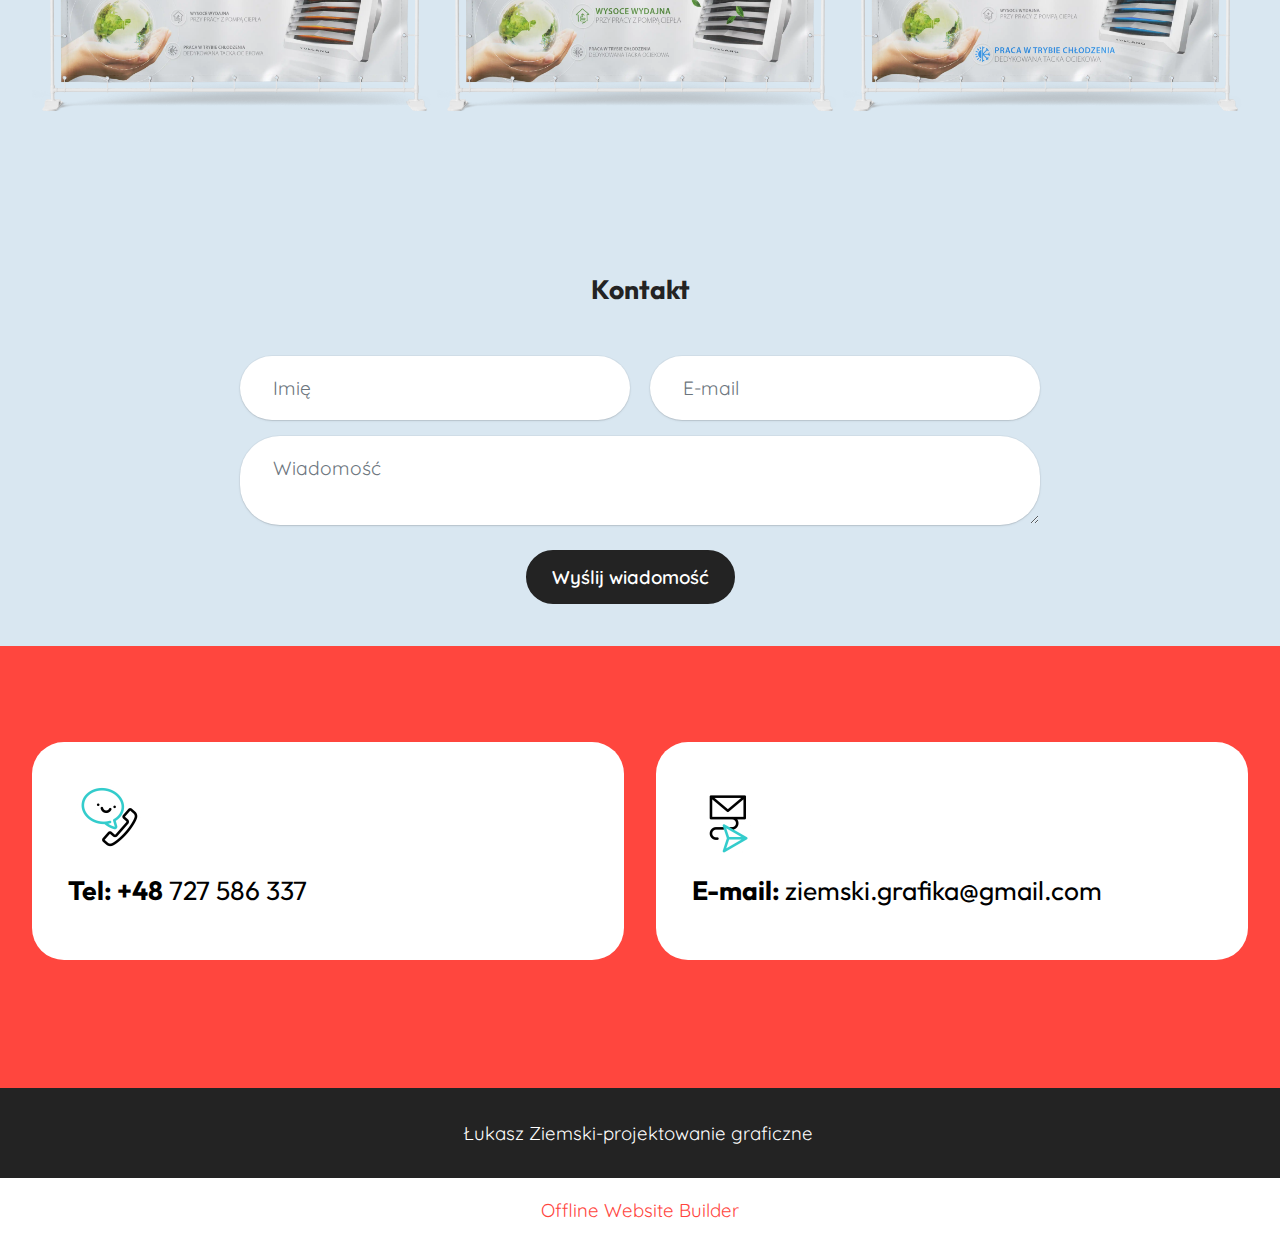
<file: page1.html>
<!DOCTYPE html>
<html  >
<head>
  <!-- Site made with Mobirise Website Builder v5.9.25, https://mobirise.com -->
  <meta charset="UTF-8">
  <meta http-equiv="X-UA-Compatible" content="IE=edge">
  <meta name="generator" content="Mobirise v5.9.25, mobirise.com">
  <meta name="viewport" content="width=device-width, initial-scale=1, minimum-scale=1">
  <link rel="shortcut icon" href="assets/images/1-128x132.png" type="image/x-icon">
  <meta name="description" content="">
  
  
  <title>Druk</title>
  <link rel="stylesheet" href="assets/web/assets/mobirise-icons-bold/mobirise-icons-bold.css">
  <link rel="stylesheet" href="assets/web/assets/mobirise-icons2/mobirise2.css">
  <link rel="stylesheet" href="assets/bootstrap/css/bootstrap.min.css">
  <link rel="stylesheet" href="assets/bootstrap/css/bootstrap-grid.min.css">
  <link rel="stylesheet" href="assets/bootstrap/css/bootstrap-reboot.min.css">
  <link rel="stylesheet" href="assets/dropdown/css/style.css">
  <link rel="stylesheet" href="assets/socicon/css/styles.css">
  <link rel="stylesheet" href="assets/theme/css/style.css">
  <link rel="stylesheet" href="assets/gallery/style.css">
  <link rel="preload" href="https://fonts.googleapis.com/css?family=Outfit:100,200,300,400,500,600,700,800,900&display=swap" as="style" onload="this.onload=null;this.rel='stylesheet'">
  <noscript><link rel="stylesheet" href="https://fonts.googleapis.com/css?family=Outfit:100,200,300,400,500,600,700,800,900&display=swap"></noscript>
  <link rel="preload" href="https://fonts.googleapis.com/css?family=Dela+Gothic+One:400&display=swap" as="style" onload="this.onload=null;this.rel='stylesheet'">
  <noscript><link rel="stylesheet" href="https://fonts.googleapis.com/css?family=Dela+Gothic+One:400&display=swap"></noscript>
  <link rel="preload" href="https://fonts.googleapis.com/css?family=Quicksand:300,400,500,600,700&display=swap" as="style" onload="this.onload=null;this.rel='stylesheet'">
  <noscript><link rel="stylesheet" href="https://fonts.googleapis.com/css?family=Quicksand:300,400,500,600,700&display=swap"></noscript>
  <link rel="preload" href="https://fonts.googleapis.com/css?family=Golos+Text:400,500,600,700,800,900&display=swap" as="style" onload="this.onload=null;this.rel='stylesheet'">
  <noscript><link rel="stylesheet" href="https://fonts.googleapis.com/css?family=Golos+Text:400,500,600,700,800,900&display=swap"></noscript>
  <link rel="preload" as="style" href="assets/mobirise/css/mbr-additional.css?v=zqlxx0"><link rel="stylesheet" href="assets/mobirise/css/mbr-additional.css?v=zqlxx0" type="text/css">

  
  
  
</head>
<body>
  
  <section data-bs-version="5.1" class="menu menu2 cid-uE0j0TaCQB" once="menu" id="menu2-1d">
    
    <nav class="navbar navbar-dropdown navbar-fixed-top navbar-expand-lg">
        <div class="container-fluid">
            <div class="navbar-brand">
                <span class="navbar-logo">
                    <a href="index.html">
                        <img src="assets/images/2-1-92x95.png" alt="Mobirise Website Builder" style="height: 3rem;">
                    </a>
                </span>
                <span class="navbar-caption-wrap"><a class="navbar-caption text-white text-primary display-7" href="index.html">Łukasz Ziemski</a></span>
            </div>
            <button class="navbar-toggler" type="button" data-toggle="collapse" data-bs-toggle="collapse" data-target="#navbarSupportedContent" data-bs-target="#navbarSupportedContent" aria-controls="navbarNavAltMarkup" aria-expanded="false" aria-label="Toggle navigation">
                <div class="hamburger">
                    <span></span>
                    <span></span>
                    <span></span>
                    <span></span>
                </div>
            </button>
            <div class="collapse navbar-collapse" id="navbarSupportedContent">
                <ul class="navbar-nav nav-dropdown nav-right" data-app-modern-menu="true"><li class="nav-item"><a class="nav-link link text-white display-7" href="index.html">Główna</a></li><li class="nav-item"><a class="nav-link link text-white text-primary display-7" href="page7.html">O mnie</a></li><li class="nav-item"><a class="nav-link link text-white text-primary display-7" href="index.html#bottom">Kontakt</a></li><li class="nav-item dropdown"><a class="nav-link link dropdown-toggle text-white display-7" href="https://mobiri.se" data-toggle="dropdown-submenu" data-bs-toggle="dropdown" data-bs-auto-close="outside" aria-expanded="false"><span class="mbrib-features mbr-iconfont mbr-iconfont-btn" style="color: rgb(0, 229, 223);"></span>PORTFOLIO</a><div class="dropdown-menu" aria-labelledby="dropdown-729"><a class="dropdown-item text-white text-primary display-7" href="page2.html"><p>LOGO&nbsp;</p></a><a class="dropdown-item text-white text-primary display-7" href="page3.html">STRONY WWW</a><a class="dropdown-item text-white text-primary display-7" href="page1.html">DRUK</a><a class="dropdown-item show text-white text-primary display-7" href="page5.html" aria-expanded="false">PLAKATY</a><a class="show dropdown-item text-white text-primary display-7" href="page4.html">SOCIAL MEDIA</a><a class="show dropdown-item text-white display-7" href="page6.html">ILUSTRACJE</a></div></li></ul>
                
                
            </div>
        </div>
    </nav>
</section>

<section data-bs-version="5.1" class="gallery1 mbr-gallery cid-uEEe2AXJgi" id="gallery01-1p">
    
    

    <div class="container-fluid">
        <div class="row justify-content-center">
            <div class="col-12 content-head">
                <div class="mb-5">
                    <h3 class="mbr-section-title mbr-fonts-style align-center m-0 display-1"><strong>Materiały Drukowane</strong></h3>
                    <h4 class="mbr-section-subtitle mbr-fonts-style align-center mb-0 mt-4 display-7"></h4>
                </div>
            </div>
        </div>
        
        <div class="row mbr-gallery">
            <div class="col-12 col-md-6 col-lg-3 item gallery-image active">
                <div class="item-wrapper mb-3" data-toggle="modal" data-bs-toggle="modal" data-target="#uFO6W6ImZl-modal" data-bs-target="#uFO6W6ImZl-modal">
                    <img class="w-100" src="assets/images/prowident-10.webp" alt="Mobirise Website Builder" data-slide-to="0" data-bs-slide-to="0" data-target="#lb-uFO6W6ImZl" data-bs-target="#lb-uFO6W6ImZl">
                    <div class="icon-wrapper">
                        <span class="mobi-mbri mobi-mbri-search mbr-iconfont mbr-iconfont-btn"></span>
                    </div>
                </div>
                
            </div><div class="col-12 col-md-6 col-lg-3 item gallery-image">
                <div class="item-wrapper mb-3" data-toggle="modal" data-bs-toggle="modal" data-target="#uFO6W6ImZl-modal" data-bs-target="#uFO6W6ImZl-modal">
                    <img class="w-100" src="assets/images/mockup-1-kopia-2-.webp" alt="Mobirise Website Builder" data-slide-to="1" data-bs-slide-to="1" data-target="#lb-uFO6W6ImZl" data-bs-target="#lb-uFO6W6ImZl">
                    <div class="icon-wrapper">
                        <span class="mobi-mbri mobi-mbri-search mbr-iconfont mbr-iconfont-btn"></span>
                    </div>
                </div>
                
            </div><div class="col-12 col-md-6 col-lg-3 item gallery-image">
                <div class="item-wrapper mb-3" data-toggle="modal" data-bs-toggle="modal" data-target="#uFO6W6ImZl-modal" data-bs-target="#uFO6W6ImZl-modal">
                    <img class="w-100" src="assets/images/mockup-1-kopia-3-.webp" alt="Mobirise Website Builder" data-slide-to="2" data-bs-slide-to="2" data-target="#lb-uFO6W6ImZl" data-bs-target="#lb-uFO6W6ImZl">
                    <div class="icon-wrapper">
                        <span class="mobi-mbri mobi-mbri-search mbr-iconfont mbr-iconfont-btn"></span>
                    </div>
                </div>
                
            </div><div class="col-12 col-md-6 col-lg-3 item gallery-image">
                <div class="item-wrapper mb-3" data-toggle="modal" data-bs-toggle="modal" data-target="#uFO6W6ImZl-modal" data-bs-target="#uFO6W6ImZl-modal">
                    <img class="w-100" src="assets/images/karta-4.webp" alt="Mobirise Website Builder" data-slide-to="3" data-bs-slide-to="3" data-target="#lb-uFO6W6ImZl" data-bs-target="#lb-uFO6W6ImZl">
                    <div class="icon-wrapper">
                        <span class="mobi-mbri mobi-mbri-search mbr-iconfont mbr-iconfont-btn"></span>
                    </div>
                </div>
                
            </div>
            
            
            
            
            
            
            
        </div>

        <div class="modal mbr-slider" tabindex="-1" role="dialog" aria-hidden="true" id="uFO6W6ImZl-modal">
            <div class="modal-dialog" role="document">
                <div class="modal-content">
                    <div class="modal-body">
                        <div class="carousel slide" data-pause="false" data-bs-pause="false" id="lb-uFO6W6ImZl" data-interval="5000" data-bs-interval="5000">
                            <div class="carousel-inner">
                                <div class="carousel-item active">
                                    <img class="d-block w-100" src="assets/images/prowident-10.webp" alt="Mobirise Website Builder">
                                </div><div class="carousel-item">
                                    <img class="d-block w-100" src="assets/images/mockup-1-kopia-2-.webp" alt="Mobirise Website Builder">
                                </div><div class="carousel-item">
                                    <img class="d-block w-100" src="assets/images/mockup-1-kopia-3-.webp" alt="Mobirise Website Builder">
                                </div><div class="carousel-item">
                                    <img class="d-block w-100" src="assets/images/karta-4.webp" alt="Mobirise Website Builder">
                                </div>
                                
                                
                                
                                
                                
                                
                                
                            </div>
                            <ol class="carousel-indicators">
                                <li data-slide-to="0" data-bs-slide-to="0" class="active" data-target="#lb-uFO6W6ImZl" data-bs-target="#lb-uFO6W6ImZl"></li>
                                <li data-slide-to="1" data-bs-slide-to="1" data-target="#lb-uFO6W6ImZl" data-bs-target="#lb-uFO6W6ImZl"></li>
                                <li data-slide-to="2" data-bs-slide-to="2" data-target="#lb-uFO6W6ImZl" data-bs-target="#lb-uFO6W6ImZl"></li><li data-slide-to="3" data-bs-slide-to="3" data-target="#lb-uFO6W6ImZl" data-bs-target="#lb-uFO6W6ImZl"></li>
                                
                                
                                
                                
                                
                            </ol>
                            <a role="button" href="" class="close" data-dismiss="modal" data-bs-dismiss="modal" aria-label="Close">
                            </a>
                            <a class="carousel-control-prev carousel-control" role="button" data-slide="prev" data-bs-slide="prev" href="#lb-uFO6W6ImZl">
                                <span class="mobi-mbri mobi-mbri-arrow-prev" aria-hidden="true"></span>
                                <span class="sr-only visually-hidden">Previous</span>
                            </a>
                            <a class="carousel-control-next carousel-control" role="button" data-slide="next" data-bs-slide="next" href="#lb-uFO6W6ImZl">
                                <span class="mobi-mbri mobi-mbri-arrow-next" aria-hidden="true"></span>
                                <span class="sr-only visually-hidden">Next</span>
                            </a>
                        </div>
                    </div>
                </div>
            </div>
        </div>
    </div>
</section>

<section data-bs-version="5.1" class="gallery1 mbr-gallery cid-uEEqOdByfQ" id="gallery01-1q">
    
    

    <div class="container-fluid">
        <div class="row justify-content-center">
            <div class="col-12 content-head">
                
            </div>
        </div>
        
        <div class="row mbr-gallery">
            
            
            
            
            
            
            
            <div class="col-12 col-md-6 col-lg-4 item gallery-image active">
                <div class="item-wrapper mb-3" data-toggle="modal" data-bs-toggle="modal" data-target="#uFO6W7sxj6-modal" data-bs-target="#uFO6W7sxj6-modal">
                    <img class="w-100" src="assets/images/aaa.webp" alt="Mobirise Website Builder" data-slide-to="0" data-bs-slide-to="0" data-target="#lb-uFO6W7sxj6" data-bs-target="#lb-uFO6W7sxj6">
                    <div class="icon-wrapper">
                        <span class="mobi-mbri mobi-mbri-search mbr-iconfont mbr-iconfont-btn"></span>
                    </div>
                </div>
                
            </div><div class="col-12 col-md-6 col-lg-4 item gallery-image">
                <div class="item-wrapper mb-3" data-toggle="modal" data-bs-toggle="modal" data-target="#uFO6W7sxj6-modal" data-bs-target="#uFO6W7sxj6-modal">
                    <img class="w-100" src="assets/images/43.webp" alt="Mobirise Website Builder" data-slide-to="1" data-bs-slide-to="1" data-target="#lb-uFO6W7sxj6" data-bs-target="#lb-uFO6W7sxj6">
                    <div class="icon-wrapper">
                        <span class="mobi-mbri mobi-mbri-search mbr-iconfont mbr-iconfont-btn"></span>
                    </div>
                </div>
                
            </div><div class="col-12 col-md-6 col-lg-4 item gallery-image">
                <div class="item-wrapper mb-3" data-toggle="modal" data-bs-toggle="modal" data-target="#uFO6W7sxj6-modal" data-bs-target="#uFO6W7sxj6-modal">
                    <img class="w-100" src="assets/images/aaa-2-.webp" alt="Mobirise Website Builder" data-slide-to="2" data-bs-slide-to="2" data-target="#lb-uFO6W7sxj6" data-bs-target="#lb-uFO6W7sxj6">
                    <div class="icon-wrapper">
                        <span class="mobi-mbri mobi-mbri-search mbr-iconfont mbr-iconfont-btn"></span>
                    </div>
                </div>
                
            </div>
        </div>

        <div class="modal mbr-slider" tabindex="-1" role="dialog" aria-hidden="true" id="uFO6W7sxj6-modal">
            <div class="modal-dialog" role="document">
                <div class="modal-content">
                    <div class="modal-body">
                        <div class="carousel slide" data-pause="false" data-bs-pause="false" id="lb-uFO6W7sxj6" data-interval="5000" data-bs-interval="5000">
                            <div class="carousel-inner">
                                
                                
                                
                                
                                
                                
                                
                                <div class="carousel-item active">
                                    <img class="d-block w-100" src="assets/images/aaa.webp" alt="Mobirise Website Builder">
                                </div><div class="carousel-item">
                                    <img class="d-block w-100" src="assets/images/43.webp" alt="Mobirise Website Builder">
                                </div><div class="carousel-item">
                                    <img class="d-block w-100" src="assets/images/aaa-2-.webp" alt="Mobirise Website Builder">
                                </div>
                            </div>
                            <ol class="carousel-indicators">
                                <li data-slide-to="0" data-bs-slide-to="0" class="active" data-target="#lb-uFO6W7sxj6" data-bs-target="#lb-uFO6W7sxj6"></li>
                                <li data-slide-to="1" data-bs-slide-to="1" data-target="#lb-uFO6W7sxj6" data-bs-target="#lb-uFO6W7sxj6"></li><li data-slide-to="2" data-bs-slide-to="2" data-target="#lb-uFO6W7sxj6" data-bs-target="#lb-uFO6W7sxj6"></li>
                                
                                
                                
                                
                                
                                
                            </ol>
                            <a role="button" href="" class="close" data-dismiss="modal" data-bs-dismiss="modal" aria-label="Close">
                            </a>
                            <a class="carousel-control-prev carousel-control" role="button" data-slide="prev" data-bs-slide="prev" href="#lb-uFO6W7sxj6">
                                <span class="mobi-mbri mobi-mbri-arrow-prev" aria-hidden="true"></span>
                                <span class="sr-only visually-hidden">Previous</span>
                            </a>
                            <a class="carousel-control-next carousel-control" role="button" data-slide="next" data-bs-slide="next" href="#lb-uFO6W7sxj6">
                                <span class="mobi-mbri mobi-mbri-arrow-next" aria-hidden="true"></span>
                                <span class="sr-only visually-hidden">Next</span>
                            </a>
                        </div>
                    </div>
                </div>
            </div>
        </div>
    </div>
</section>

<section data-bs-version="5.1" class="gallery1 mbr-gallery cid-uEExA399Nb" id="gallery01-1s">
    
    

    <div class="container-fluid">
        <div class="row justify-content-center">
            <div class="col-12 content-head">
                
            </div>
        </div>
        
        <div class="row mbr-gallery">
            <div class="col-12 col-md-6 col-lg-6 item gallery-image">
                <div class="item-wrapper mb-3" data-toggle="modal" data-bs-toggle="modal" data-target="#uFO6W86CUm-modal" data-bs-target="#uFO6W86CUm-modal">
                    <img class="w-100" src="assets/images/aaa-3b-.webp" alt="Mobirise Website Builder" data-slide-to="0" data-bs-slide-to="0" data-target="#lb-uFO6W86CUm" data-bs-target="#lb-uFO6W86CUm">
                    <div class="icon-wrapper">
                        <span class="mobi-mbri mobi-mbri-search mbr-iconfont mbr-iconfont-btn"></span>
                    </div>
                </div>
                
            </div>
            <div class="col-12 col-md-6 col-lg-6 item gallery-image">
                <div class="item-wrapper mb-3" data-toggle="modal" data-bs-toggle="modal" data-target="#uFO6W86CUm-modal" data-bs-target="#uFO6W86CUm-modal">
                    <img class="w-100" src="assets/images/aaa-4b-.webp" alt="Mobirise Website Builder" data-slide-to="1" data-bs-slide-to="1" data-target="#lb-uFO6W86CUm" data-bs-target="#lb-uFO6W86CUm">
                    <div class="icon-wrapper">
                        <span class="mobi-mbri mobi-mbri-search mbr-iconfont mbr-iconfont-btn"></span>
                    </div>
                </div>
                
            </div>
            
            
            
            
            
            
        </div>

        <div class="modal mbr-slider" tabindex="-1" role="dialog" aria-hidden="true" id="uFO6W86CUm-modal">
            <div class="modal-dialog" role="document">
                <div class="modal-content">
                    <div class="modal-body">
                        <div class="carousel slide" data-pause="false" data-bs-pause="false" id="lb-uFO6W86CUm" data-interval="5000" data-bs-interval="5000">
                            <div class="carousel-inner">
                                <div class="carousel-item active">
                                    <img class="d-block w-100" src="assets/images/aaa-3b-.webp" alt="Mobirise Website Builder">
                                </div>
                                <div class="carousel-item">
                                    <img class="d-block w-100" src="assets/images/aaa-4b-.webp" alt="Mobirise Website Builder">
                                </div>
                                
                                
                                
                                
                                
                                
                            </div>
                            <ol class="carousel-indicators">
                                <li data-slide-to="0" data-bs-slide-to="0" class="active" data-target="#lb-uFO6W86CUm" data-bs-target="#lb-uFO6W86CUm"></li>
                                <li data-slide-to="1" data-bs-slide-to="1" data-target="#lb-uFO6W86CUm" data-bs-target="#lb-uFO6W86CUm"></li>
                                
                                
                                
                                
                                
                                
                            </ol>
                            <a role="button" href="" class="close" data-dismiss="modal" data-bs-dismiss="modal" aria-label="Close">
                            </a>
                            <a class="carousel-control-prev carousel-control" role="button" data-slide="prev" data-bs-slide="prev" href="#lb-uFO6W86CUm">
                                <span class="mobi-mbri mobi-mbri-arrow-prev" aria-hidden="true"></span>
                                <span class="sr-only visually-hidden">Previous</span>
                            </a>
                            <a class="carousel-control-next carousel-control" role="button" data-slide="next" data-bs-slide="next" href="#lb-uFO6W86CUm">
                                <span class="mobi-mbri mobi-mbri-arrow-next" aria-hidden="true"></span>
                                <span class="sr-only visually-hidden">Next</span>
                            </a>
                        </div>
                    </div>
                </div>
            </div>
        </div>
    </div>
</section>

<section data-bs-version="5.1" class="gallery1 mbr-gallery cid-uEEGYU60qW" id="gallery01-1u">
    
    

    <div class="container-fluid">
        <div class="row justify-content-center">
            <div class="col-12 content-head">
                
            </div>
        </div>
        
        <div class="row mbr-gallery">
            <div class="col-12 col-md-6 col-lg-6 item gallery-image active">
                <div class="item-wrapper mb-3" data-toggle="modal" data-bs-toggle="modal" data-target="#uFO6W92G1O-modal" data-bs-target="#uFO6W92G1O-modal">
                    <img class="w-100" src="assets/images/tes-1.webp" alt="Mobirise Website Builder" data-slide-to="0" data-bs-slide-to="0" data-target="#lb-uFO6W92G1O" data-bs-target="#lb-uFO6W92G1O">
                    <div class="icon-wrapper">
                        <span class="mobi-mbri mobi-mbri-search mbr-iconfont mbr-iconfont-btn"></span>
                    </div>
                </div>
                
            </div>
            
            <div class="col-12 col-md-6 col-lg-6 item gallery-image">
                <div class="item-wrapper mb-3" data-toggle="modal" data-bs-toggle="modal" data-target="#uFO6W92G1O-modal" data-bs-target="#uFO6W92G1O-modal">
                    <img class="w-100" src="assets/images/tes-3-.webp" alt="Mobirise Website Builder" data-slide-to="1" data-bs-slide-to="1" data-target="#lb-uFO6W92G1O" data-bs-target="#lb-uFO6W92G1O">
                    <div class="icon-wrapper">
                        <span class="mobi-mbri mobi-mbri-search mbr-iconfont mbr-iconfont-btn"></span>
                    </div>
                </div>
                
            </div><div class="col-12 col-md-6 col-lg-6 item gallery-image">
                <div class="item-wrapper mb-3" data-toggle="modal" data-bs-toggle="modal" data-target="#uFO6W92G1O-modal" data-bs-target="#uFO6W92G1O-modal">
                    <img class="w-100" src="assets/images/leather-keychain-mockup-3-kopia.webp" alt="Mobirise Website Builder" data-slide-to="2" data-bs-slide-to="2" data-target="#lb-uFO6W92G1O" data-bs-target="#lb-uFO6W92G1O">
                    <div class="icon-wrapper">
                        <span class="mobi-mbri mobi-mbri-search mbr-iconfont mbr-iconfont-btn"></span>
                    </div>
                </div>
                
            </div><div class="col-12 col-md-6 col-lg-6 item gallery-image">
                <div class="item-wrapper mb-3" data-toggle="modal" data-bs-toggle="modal" data-target="#uFO6W92G1O-modal" data-bs-target="#uFO6W92G1O-modal">
                    <img class="w-100" src="assets/images/3-3.webp" alt="Mobirise Website Builder" data-slide-to="3" data-bs-slide-to="3" data-target="#lb-uFO6W92G1O" data-bs-target="#lb-uFO6W92G1O">
                    <div class="icon-wrapper">
                        <span class="mobi-mbri mobi-mbri-search mbr-iconfont mbr-iconfont-btn"></span>
                    </div>
                </div>
                
            </div>
            
            
            
            
            
        </div>

        <div class="modal mbr-slider" tabindex="-1" role="dialog" aria-hidden="true" id="uFO6W92G1O-modal">
            <div class="modal-dialog" role="document">
                <div class="modal-content">
                    <div class="modal-body">
                        <div class="carousel slide" data-pause="false" data-bs-pause="false" id="lb-uFO6W92G1O" data-interval="5000" data-bs-interval="5000">
                            <div class="carousel-inner">
                                <div class="carousel-item active">
                                    <img class="d-block w-100" src="assets/images/tes-1.webp" alt="Mobirise Website Builder">
                                </div>
                                
                                <div class="carousel-item">
                                    <img class="d-block w-100" src="assets/images/tes-3-.webp" alt="Mobirise Website Builder">
                                </div><div class="carousel-item">
                                    <img class="d-block w-100" src="assets/images/leather-keychain-mockup-3-kopia.webp" alt="Mobirise Website Builder">
                                </div><div class="carousel-item">
                                    <img class="d-block w-100" src="assets/images/3-3.webp" alt="Mobirise Website Builder">
                                </div>
                                
                                
                                
                                
                                
                            </div>
                            <ol class="carousel-indicators">
                                <li data-slide-to="0" data-bs-slide-to="0" class="active" data-target="#lb-uFO6W92G1O" data-bs-target="#lb-uFO6W92G1O"></li>
                                <li data-slide-to="1" data-bs-slide-to="1" data-target="#lb-uFO6W92G1O" data-bs-target="#lb-uFO6W92G1O"></li><li data-slide-to="2" data-bs-slide-to="2" data-target="#lb-uFO6W92G1O" data-bs-target="#lb-uFO6W92G1O"></li><li data-slide-to="3" data-bs-slide-to="3" data-target="#lb-uFO6W92G1O" data-bs-target="#lb-uFO6W92G1O"></li>
                                
                                
                                
                                
                                
                                
                            </ol>
                            <a role="button" href="" class="close" data-dismiss="modal" data-bs-dismiss="modal" aria-label="Close">
                            </a>
                            <a class="carousel-control-prev carousel-control" role="button" data-slide="prev" data-bs-slide="prev" href="#lb-uFO6W92G1O">
                                <span class="mobi-mbri mobi-mbri-arrow-prev" aria-hidden="true"></span>
                                <span class="sr-only visually-hidden">Previous</span>
                            </a>
                            <a class="carousel-control-next carousel-control" role="button" data-slide="next" data-bs-slide="next" href="#lb-uFO6W92G1O">
                                <span class="mobi-mbri mobi-mbri-arrow-next" aria-hidden="true"></span>
                                <span class="sr-only visually-hidden">Next</span>
                            </a>
                        </div>
                    </div>
                </div>
            </div>
        </div>
    </div>
</section>

<section data-bs-version="5.1" class="gallery1 mbr-gallery cid-uEZEkvtzp5" id="gallery02-24">   
    
    

    <div class="container-fluid">
        <div class="row justify-content-center">
            <div class="col-12 content-head">
                
            </div>
        </div>
        <div class="row mbr-gallery mbr-masonry" data-masonry="{&quot;percentPosition&quot;: true }">
            <div class="col-12 col-md-6 col-lg-4 item gallery-image">
                <div class="item-wrapper" data-toggle="modal" data-bs-toggle="modal" data-target="#uFO6W9nvc3-modal" data-bs-target="#uFO6W9nvc3-modal">
                    <img class="w-100" src="assets/images/cd-kopia.webp" alt="Mobirise Website Builder" data-slide-to="0" data-bs-slide-to="0" data-target="#lb-uFO6W9nvc3" data-bs-target="#lb-uFO6W9nvc3">
                    <div class="icon-wrapper">
                        <span class="mobi-mbri mobi-mbri-search mbr-iconfont mbr-iconfont-btn"></span>
                    </div>
                </div>
                
            </div>
            <div class="col-12 col-md-6 col-lg-4 item gallery-image">
                <div class="item-wrapper" data-toggle="modal" data-bs-toggle="modal" data-target="#uFO6W9nvc3-modal" data-bs-target="#uFO6W9nvc3-modal">
                    <img class="w-100" src="assets/images/projekt-okladki-plyty-gootovsky-digital-wave-2-kopia.webp" alt="Mobirise Website Builder" data-slide-to="1" data-bs-slide-to="1" data-target="#lb-uFO6W9nvc3" data-bs-target="#lb-uFO6W9nvc3">
                    <div class="icon-wrapper">
                        <span class="mobi-mbri mobi-mbri-search mbr-iconfont mbr-iconfont-btn"></span>
                    </div>
                </div>
                
            </div>
            <div class="col-12 col-md-6 col-lg-4 item gallery-image">
                <div class="item-wrapper" data-toggle="modal" data-bs-toggle="modal" data-target="#uFO6W9nvc3-modal" data-bs-target="#uFO6W9nvc3-modal">
                    <img class="w-100" src="assets/images/brochure-square-free-mockup-by-mockupcloud-kopia.webp" alt="Mobirise Website Builder" data-slide-to="2" data-bs-slide-to="2" data-target="#lb-uFO6W9nvc3" data-bs-target="#lb-uFO6W9nvc3">
                    <div class="icon-wrapper">
                        <span class="mobi-mbri mobi-mbri-search mbr-iconfont mbr-iconfont-btn"></span>
                    </div>
                </div>
                
            </div>
            
            
            
            
        </div>

        <div class="modal mbr-slider" tabindex="-1" role="dialog" aria-hidden="true" id="uFO6W9nvc3-modal">
            <div class="modal-dialog" role="document">
                <div class="modal-content">
                    <div class="modal-body">
                        <div class="carousel slide" id="lb-uFO6W9nvc3" data-interval="5000" data-bs-interval="5000">
                            <div class="carousel-inner">
                                <div class="carousel-item active">
                                    <img class="d-block w-100" src="assets/images/cd-kopia.webp" alt="Mobirise Website Builder">
                                </div>
                                <div class="carousel-item">
                                    <img class="d-block w-100" src="assets/images/projekt-okladki-plyty-gootovsky-digital-wave-2-kopia.webp" alt="Mobirise Website Builder">
                                </div>
                                <div class="carousel-item">
                                    <img class="d-block w-100" src="assets/images/brochure-square-free-mockup-by-mockupcloud-kopia.webp" alt="Mobirise Website Builder">
                                </div>
                                
                                
                                
                                
                            </div>
                            <ol class="carousel-indicators">
                                <li data-slide-to="0" data-bs-slide-to="0" class="active" data-target="#lb-uFO6W9nvc3" data-bs-target="#lb-uFO6W9nvc3"></li>
                                <li data-slide-to="1" data-bs-slide-to="1" data-target="#lb-uFO6W9nvc3" data-bs-target="#lb-uFO6W9nvc3"></li>
                                <li data-slide-to="2" data-bs-slide-to="2" data-target="#lb-uFO6W9nvc3" data-bs-target="#lb-uFO6W9nvc3"></li>
                                
                                
                                
                                
                            </ol>
                            <a role="button" href="" class="close" data-dismiss="modal" data-bs-dismiss="modal" aria-label="Close">
                            </a>
                            <a class="carousel-control-prev carousel-control" role="button" data-slide="prev" data-bs-slide="prev" href="#lb-uFO6W9nvc3">
                                <span class="mobi-mbri mobi-mbri-arrow-prev" aria-hidden="true"></span>
                                <span class="sr-only visually-hidden">Previous</span>
                            </a>
                            <a class="carousel-control-next carousel-control" role="button" data-slide="next" data-bs-slide="next" href="#lb-uFO6W9nvc3">
                                <span class="mobi-mbri mobi-mbri-arrow-next" aria-hidden="true"></span>
                                <span class="sr-only visually-hidden">Next</span>
                            </a>
                        </div>
                    </div>
                </div>
            </div>
        </div>
    </div>
</section>

<section data-bs-version="5.1" class="gallery1 mbr-gallery cid-uF41ChRfiS" id="gallery01-29">
    
    

    <div class="container-fluid">
        <div class="row justify-content-center">
            <div class="col-12 content-head">
                
            </div>
        </div>
        
        <div class="row mbr-gallery">
            <div class="col-12 col-md-6 col-lg-6 item gallery-image active">
                <div class="item-wrapper mb-3" data-toggle="modal" data-bs-toggle="modal" data-target="#uFO6W9Gxqw-modal" data-bs-target="#uFO6W9Gxqw-modal">
                    <img class="w-100" src="assets/images/stand-5.webp" alt="Mobirise Website Builder" data-slide-to="0" data-bs-slide-to="0" data-target="#lb-uFO6W9Gxqw" data-bs-target="#lb-uFO6W9Gxqw">
                    <div class="icon-wrapper">
                        <span class="mobi-mbri mobi-mbri-search mbr-iconfont mbr-iconfont-btn"></span>
                    </div>
                </div>
                
            </div><div class="col-12 col-md-6 col-lg-6 item gallery-image">
                <div class="item-wrapper mb-3" data-toggle="modal" data-bs-toggle="modal" data-target="#uFO6W9Gxqw-modal" data-bs-target="#uFO6W9Gxqw-modal">
                    <img class="w-100" src="assets/images/menu-8.webp" alt="Mobirise Website Builder" data-slide-to="1" data-bs-slide-to="1" data-target="#lb-uFO6W9Gxqw" data-bs-target="#lb-uFO6W9Gxqw">
                    <div class="icon-wrapper">
                        <span class="mobi-mbri mobi-mbri-search mbr-iconfont mbr-iconfont-btn"></span>
                    </div>
                </div>
                
            </div>
            
            
            
            
            
            
            
        </div>

        <div class="modal mbr-slider" tabindex="-1" role="dialog" aria-hidden="true" id="uFO6W9Gxqw-modal">
            <div class="modal-dialog" role="document">
                <div class="modal-content">
                    <div class="modal-body">
                        <div class="carousel slide" data-pause="false" data-bs-pause="false" id="lb-uFO6W9Gxqw" data-interval="5000" data-bs-interval="5000">
                            <div class="carousel-inner">
                                <div class="carousel-item active">
                                    <img class="d-block w-100" src="assets/images/stand-5.webp" alt="Mobirise Website Builder">
                                </div><div class="carousel-item">
                                    <img class="d-block w-100" src="assets/images/menu-8.webp" alt="Mobirise Website Builder">
                                </div>
                                
                                
                                
                                
                                
                                
                                
                            </div>
                            <ol class="carousel-indicators">
                                <li data-slide-to="0" data-bs-slide-to="0" class="active" data-target="#lb-uFO6W9Gxqw" data-bs-target="#lb-uFO6W9Gxqw"></li>
                                <li data-slide-to="1" data-bs-slide-to="1" data-target="#lb-uFO6W9Gxqw" data-bs-target="#lb-uFO6W9Gxqw"></li>
                                
                                
                                
                                
                                
                                
                            </ol>
                            <a role="button" href="" class="close" data-dismiss="modal" data-bs-dismiss="modal" aria-label="Close">
                            </a>
                            <a class="carousel-control-prev carousel-control" role="button" data-slide="prev" data-bs-slide="prev" href="#lb-uFO6W9Gxqw">
                                <span class="mobi-mbri mobi-mbri-arrow-prev" aria-hidden="true"></span>
                                <span class="sr-only visually-hidden">Previous</span>
                            </a>
                            <a class="carousel-control-next carousel-control" role="button" data-slide="next" data-bs-slide="next" href="#lb-uFO6W9Gxqw">
                                <span class="mobi-mbri mobi-mbri-arrow-next" aria-hidden="true"></span>
                                <span class="sr-only visually-hidden">Next</span>
                            </a>
                        </div>
                    </div>
                </div>
            </div>
        </div>
    </div>
</section>

<section data-bs-version="5.1" class="gallery1 mbr-gallery cid-uEYyaT7FH5" id="gallery02-1z">   
    
    

    <div class="container-fluid">
        <div class="row justify-content-center">
            <div class="col-12 content-head">
                
            </div>
        </div>
        <div class="row mbr-gallery mbr-masonry" data-masonry="{&quot;percentPosition&quot;: true }">
            <div class="col-12 col-md-6 col-lg-6 item gallery-image">
                <div class="item-wrapper" data-toggle="modal" data-bs-toggle="modal" data-target="#uFO6Wa2dNo-modal" data-bs-target="#uFO6Wa2dNo-modal">
                    <img class="w-100" src="assets/images/dfd-1.webp" alt="Mobirise Website Builder" data-slide-to="0" data-bs-slide-to="0" data-target="#lb-uFO6Wa2dNo" data-bs-target="#lb-uFO6Wa2dNo">
                    <div class="icon-wrapper">
                        <span class="mobi-mbri mobi-mbri-search mbr-iconfont mbr-iconfont-btn"></span>
                    </div>
                </div>
                
            </div>
            <div class="col-12 col-md-6 col-lg-6 item gallery-image">
                <div class="item-wrapper" data-toggle="modal" data-bs-toggle="modal" data-target="#uFO6Wa2dNo-modal" data-bs-target="#uFO6Wa2dNo-modal">
                    <img class="w-100" src="assets/images/banner-6.webp" alt="Mobirise Website Builder" data-slide-to="1" data-bs-slide-to="1" data-target="#lb-uFO6Wa2dNo" data-bs-target="#lb-uFO6Wa2dNo">
                    <div class="icon-wrapper">
                        <span class="mobi-mbri mobi-mbri-search mbr-iconfont mbr-iconfont-btn"></span>
                    </div>
                </div>
                
            </div><div class="col-12 col-md-6 col-lg-6 item gallery-image">
                <div class="item-wrapper" data-toggle="modal" data-bs-toggle="modal" data-target="#uFO6Wa2dNo-modal" data-bs-target="#uFO6Wa2dNo-modal">
                    <img class="w-100" src="assets/images/burrito-3.webp" alt="Mobirise Website Builder" data-slide-to="2" data-bs-slide-to="2" data-target="#lb-uFO6Wa2dNo" data-bs-target="#lb-uFO6Wa2dNo">
                    <div class="icon-wrapper">
                        <span class="mobi-mbri mobi-mbri-search mbr-iconfont mbr-iconfont-btn"></span>
                    </div>
                </div>
                
            </div>
            
            
            
            
            
        </div>

        <div class="modal mbr-slider" tabindex="-1" role="dialog" aria-hidden="true" id="uFO6Wa2dNo-modal">
            <div class="modal-dialog" role="document">
                <div class="modal-content">
                    <div class="modal-body">
                        <div class="carousel slide" id="lb-uFO6Wa2dNo" data-interval="5000" data-bs-interval="5000">
                            <div class="carousel-inner">
                                <div class="carousel-item active">
                                    <img class="d-block w-100" src="assets/images/dfd-1.webp" alt="Mobirise Website Builder">
                                </div>
                                <div class="carousel-item">
                                    <img class="d-block w-100" src="assets/images/banner-6.webp" alt="Mobirise Website Builder">
                                </div><div class="carousel-item">
                                    <img class="d-block w-100" src="assets/images/burrito-3.webp" alt="Mobirise Website Builder">
                                </div>
                                
                                
                                
                                
                                
                            </div>
                            <ol class="carousel-indicators">
                                <li data-slide-to="0" data-bs-slide-to="0" class="active" data-target="#lb-uFO6Wa2dNo" data-bs-target="#lb-uFO6Wa2dNo"></li>
                                <li data-slide-to="1" data-bs-slide-to="1" data-target="#lb-uFO6Wa2dNo" data-bs-target="#lb-uFO6Wa2dNo"></li><li data-slide-to="2" data-bs-slide-to="2" data-target="#lb-uFO6Wa2dNo" data-bs-target="#lb-uFO6Wa2dNo"></li>
                                
                                
                                
                                
                                
                            </ol>
                            <a role="button" href="" class="close" data-dismiss="modal" data-bs-dismiss="modal" aria-label="Close">
                            </a>
                            <a class="carousel-control-prev carousel-control" role="button" data-slide="prev" data-bs-slide="prev" href="#lb-uFO6Wa2dNo">
                                <span class="mobi-mbri mobi-mbri-arrow-prev" aria-hidden="true"></span>
                                <span class="sr-only visually-hidden">Previous</span>
                            </a>
                            <a class="carousel-control-next carousel-control" role="button" data-slide="next" data-bs-slide="next" href="#lb-uFO6Wa2dNo">
                                <span class="mobi-mbri mobi-mbri-arrow-next" aria-hidden="true"></span>
                                <span class="sr-only visually-hidden">Next</span>
                            </a>
                        </div>
                    </div>
                </div>
            </div>
        </div>
    </div>
</section>

<section data-bs-version="5.1" class="gallery1 mbr-gallery cid-uEEDqtvNZ2" id="gallery01-1t">
    
    

    <div class="container-fluid">
        <div class="row justify-content-center">
            <div class="col-12 content-head">
                
            </div>
        </div>
        
        <div class="row mbr-gallery">
            <div class="col-12 col-md-6 col-lg-4 item gallery-image">
                <div class="item-wrapper mb-3" data-toggle="modal" data-bs-toggle="modal" data-target="#uFO6WanrCt-modal" data-bs-target="#uFO6WanrCt-modal">
                    <img class="w-100" src="assets/images/kaledary.webp" alt="Mobirise Website Builder" data-slide-to="0" data-bs-slide-to="0" data-target="#lb-uFO6WanrCt" data-bs-target="#lb-uFO6WanrCt">
                    <div class="icon-wrapper">
                        <span class="mobi-mbri mobi-mbri-search mbr-iconfont mbr-iconfont-btn"></span>
                    </div>
                </div>
                
            </div>
            <div class="col-12 col-md-6 col-lg-4 item gallery-image">
                <div class="item-wrapper mb-3" data-toggle="modal" data-bs-toggle="modal" data-target="#uFO6WanrCt-modal" data-bs-target="#uFO6WanrCt-modal">
                    <img class="w-100" src="assets/images/kaledary-2-.webp" alt="Mobirise Website Builder" data-slide-to="1" data-bs-slide-to="1" data-target="#lb-uFO6WanrCt" data-bs-target="#lb-uFO6WanrCt">
                    <div class="icon-wrapper">
                        <span class="mobi-mbri mobi-mbri-search mbr-iconfont mbr-iconfont-btn"></span>
                    </div>
                </div>
                
            </div><div class="col-12 col-md-6 col-lg-4 item gallery-image">
                <div class="item-wrapper mb-3" data-toggle="modal" data-bs-toggle="modal" data-target="#uFO6WanrCt-modal" data-bs-target="#uFO6WanrCt-modal">
                    <img class="w-100" src="assets/images/kaledary-3-.webp" alt="Mobirise Website Builder" data-slide-to="2" data-bs-slide-to="2" data-target="#lb-uFO6WanrCt" data-bs-target="#lb-uFO6WanrCt">
                    <div class="icon-wrapper">
                        <span class="mobi-mbri mobi-mbri-search mbr-iconfont mbr-iconfont-btn"></span>
                    </div>
                </div>
                
            </div>
            
            
            
            
            
            
        </div>

        <div class="modal mbr-slider" tabindex="-1" role="dialog" aria-hidden="true" id="uFO6WanrCt-modal">
            <div class="modal-dialog" role="document">
                <div class="modal-content">
                    <div class="modal-body">
                        <div class="carousel slide" data-pause="false" data-bs-pause="false" id="lb-uFO6WanrCt" data-interval="5000" data-bs-interval="5000">
                            <div class="carousel-inner">
                                <div class="carousel-item active">
                                    <img class="d-block w-100" src="assets/images/kaledary.webp" alt="Mobirise Website Builder">
                                </div>
                                <div class="carousel-item">
                                    <img class="d-block w-100" src="assets/images/kaledary-2-.webp" alt="Mobirise Website Builder">
                                </div><div class="carousel-item">
                                    <img class="d-block w-100" src="assets/images/kaledary-3-.webp" alt="Mobirise Website Builder">
                                </div>
                                
                                
                                
                                
                                
                                
                            </div>
                            <ol class="carousel-indicators">
                                <li data-slide-to="0" data-bs-slide-to="0" class="active" data-target="#lb-uFO6WanrCt" data-bs-target="#lb-uFO6WanrCt"></li>
                                <li data-slide-to="1" data-bs-slide-to="1" data-target="#lb-uFO6WanrCt" data-bs-target="#lb-uFO6WanrCt"></li><li data-slide-to="2" data-bs-slide-to="2" data-target="#lb-uFO6WanrCt" data-bs-target="#lb-uFO6WanrCt"></li>
                                
                                
                                
                                
                                
                                
                            </ol>
                            <a role="button" href="" class="close" data-dismiss="modal" data-bs-dismiss="modal" aria-label="Close">
                            </a>
                            <a class="carousel-control-prev carousel-control" role="button" data-slide="prev" data-bs-slide="prev" href="#lb-uFO6WanrCt">
                                <span class="mobi-mbri mobi-mbri-arrow-prev" aria-hidden="true"></span>
                                <span class="sr-only visually-hidden">Previous</span>
                            </a>
                            <a class="carousel-control-next carousel-control" role="button" data-slide="next" data-bs-slide="next" href="#lb-uFO6WanrCt">
                                <span class="mobi-mbri mobi-mbri-arrow-next" aria-hidden="true"></span>
                                <span class="sr-only visually-hidden">Next</span>
                            </a>
                        </div>
                    </div>
                </div>
            </div>
        </div>
    </div>
</section>

<section data-bs-version="5.1" class="gallery1 mbr-gallery cid-uEZVpMTHrR" id="gallery01-25">
    
    

    <div class="container-fluid">
        <div class="row justify-content-center">
            <div class="col-12 content-head">
                
            </div>
        </div>
        
        <div class="row mbr-gallery">
            
            
            <div class="col-12 col-md-6 col-lg-4 item gallery-image active">
                <div class="item-wrapper mb-3" data-toggle="modal" data-bs-toggle="modal" data-target="#uFO6WaIl5H-modal" data-bs-target="#uFO6WaIl5H-modal">
                    <img class="w-100" src="assets/images/11-1.webp" alt="Mobirise Website Builder" data-slide-to="0" data-bs-slide-to="0" data-target="#lb-uFO6WaIl5H" data-bs-target="#lb-uFO6WaIl5H">
                    <div class="icon-wrapper">
                        <span class="mobi-mbri mobi-mbri-search mbr-iconfont mbr-iconfont-btn"></span>
                    </div>
                </div>
                
            </div>
            <div class="col-12 col-md-6 col-lg-4 item gallery-image">
                <div class="item-wrapper mb-3" data-toggle="modal" data-bs-toggle="modal" data-target="#uFO6WaIl5H-modal" data-bs-target="#uFO6WaIl5H-modal">
                    <img class="w-100" src="assets/images/12.webp" alt="Mobirise Website Builder" data-slide-to="1" data-bs-slide-to="1" data-target="#lb-uFO6WaIl5H" data-bs-target="#lb-uFO6WaIl5H">
                    <div class="icon-wrapper">
                        <span class="mobi-mbri mobi-mbri-search mbr-iconfont mbr-iconfont-btn"></span>
                    </div>
                </div>
                
            </div><div class="col-12 col-md-6 col-lg-4 item gallery-image">
                <div class="item-wrapper mb-3" data-toggle="modal" data-bs-toggle="modal" data-target="#uFO6WaIl5H-modal" data-bs-target="#uFO6WaIl5H-modal">
                    <img class="w-100" src="assets/images/13.webp" alt="Mobirise Website Builder" data-slide-to="2" data-bs-slide-to="2" data-target="#lb-uFO6WaIl5H" data-bs-target="#lb-uFO6WaIl5H">
                    <div class="icon-wrapper">
                        <span class="mobi-mbri mobi-mbri-search mbr-iconfont mbr-iconfont-btn"></span>
                    </div>
                </div>
                
            </div>
            
            <div class="col-12 col-md-6 col-lg-4 item gallery-image">
                <div class="item-wrapper mb-3" data-toggle="modal" data-bs-toggle="modal" data-target="#uFO6WaIl5H-modal" data-bs-target="#uFO6WaIl5H-modal">
                    <img class="w-100" src="assets/images/falling-business-card-mockup-2-kopia.webp" alt="Mobirise Website Builder" data-slide-to="3" data-bs-slide-to="3" data-target="#lb-uFO6WaIl5H" data-bs-target="#lb-uFO6WaIl5H">
                    <div class="icon-wrapper">
                        <span class="mobi-mbri mobi-mbri-search mbr-iconfont mbr-iconfont-btn"></span>
                    </div>
                </div>
                
            </div><div class="col-12 col-md-6 col-lg-4 item gallery-image">
                <div class="item-wrapper mb-3" data-toggle="modal" data-bs-toggle="modal" data-target="#uFO6WaIl5H-modal" data-bs-target="#uFO6WaIl5H-modal">
                    <img class="w-100" src="assets/images/piecz-ec.webp" alt="Mobirise Website Builder" data-slide-to="4" data-bs-slide-to="4" data-target="#lb-uFO6WaIl5H" data-bs-target="#lb-uFO6WaIl5H">
                    <div class="icon-wrapper">
                        <span class="mobi-mbri mobi-mbri-search mbr-iconfont mbr-iconfont-btn"></span>
                    </div>
                </div>
                
            </div>
            <div class="col-12 col-md-6 col-lg-4 item gallery-image">
                <div class="item-wrapper mb-3" data-toggle="modal" data-bs-toggle="modal" data-target="#uFO6WaIl5H-modal" data-bs-target="#uFO6WaIl5H-modal">
                    <img class="w-100" src="assets/images/3-8.webp" alt="Mobirise Website Builder" data-slide-to="5" data-bs-slide-to="5" data-target="#lb-uFO6WaIl5H" data-bs-target="#lb-uFO6WaIl5H">
                    <div class="icon-wrapper">
                        <span class="mobi-mbri mobi-mbri-search mbr-iconfont mbr-iconfont-btn"></span>
                    </div>
                </div>
                
            </div>
            
        </div>

        <div class="modal mbr-slider" tabindex="-1" role="dialog" aria-hidden="true" id="uFO6WaIl5H-modal">
            <div class="modal-dialog" role="document">
                <div class="modal-content">
                    <div class="modal-body">
                        <div class="carousel slide" data-pause="false" data-bs-pause="false" id="lb-uFO6WaIl5H" data-interval="5000" data-bs-interval="5000">
                            <div class="carousel-inner">
                                
                                
                                <div class="carousel-item active">
                                    <img class="d-block w-100" src="assets/images/11-1.webp" alt="Mobirise Website Builder">
                                </div>
                                <div class="carousel-item">
                                    <img class="d-block w-100" src="assets/images/12.webp" alt="Mobirise Website Builder">
                                </div><div class="carousel-item">
                                    <img class="d-block w-100" src="assets/images/13.webp" alt="Mobirise Website Builder">
                                </div>
                                
                                <div class="carousel-item">
                                    <img class="d-block w-100" src="assets/images/falling-business-card-mockup-2-kopia.webp" alt="Mobirise Website Builder">
                                </div><div class="carousel-item">
                                    <img class="d-block w-100" src="assets/images/piecz-ec.webp" alt="Mobirise Website Builder">
                                </div>
                                <div class="carousel-item">
                                    <img class="d-block w-100" src="assets/images/3-8.webp" alt="Mobirise Website Builder">
                                </div>
                                
                            </div>
                            <ol class="carousel-indicators">
                                <li data-slide-to="0" data-bs-slide-to="0" class="active" data-target="#lb-uFO6WaIl5H" data-bs-target="#lb-uFO6WaIl5H"></li>
                                <li data-slide-to="1" data-bs-slide-to="1" data-target="#lb-uFO6WaIl5H" data-bs-target="#lb-uFO6WaIl5H"></li>
                                <li data-slide-to="2" data-bs-slide-to="2" data-target="#lb-uFO6WaIl5H" data-bs-target="#lb-uFO6WaIl5H"></li>
                                <li data-slide-to="3" data-bs-slide-to="3" data-target="#lb-uFO6WaIl5H" data-bs-target="#lb-uFO6WaIl5H"></li>
                                <li data-slide-to="4" data-bs-slide-to="4" data-target="#lb-uFO6WaIl5H" data-bs-target="#lb-uFO6WaIl5H"></li><li data-slide-to="5" data-bs-slide-to="5" data-target="#lb-uFO6WaIl5H" data-bs-target="#lb-uFO6WaIl5H"></li>
                                
                                
                                
                            </ol>
                            <a role="button" href="" class="close" data-dismiss="modal" data-bs-dismiss="modal" aria-label="Close">
                            </a>
                            <a class="carousel-control-prev carousel-control" role="button" data-slide="prev" data-bs-slide="prev" href="#lb-uFO6WaIl5H">
                                <span class="mobi-mbri mobi-mbri-arrow-prev" aria-hidden="true"></span>
                                <span class="sr-only visually-hidden">Previous</span>
                            </a>
                            <a class="carousel-control-next carousel-control" role="button" data-slide="next" data-bs-slide="next" href="#lb-uFO6WaIl5H">
                                <span class="mobi-mbri mobi-mbri-arrow-next" aria-hidden="true"></span>
                                <span class="sr-only visually-hidden">Next</span>
                            </a>
                        </div>
                    </div>
                </div>
            </div>
        </div>
    </div>
</section>

<section data-bs-version="5.1" class="gallery1 mbr-gallery cid-uFCLIiJwBd" id="gallery01-4a">
    
    

    <div class="container-fluid">
        <div class="row justify-content-center">
            <div class="col-12 content-head">
                
            </div>
        </div>
        
        <div class="row mbr-gallery">
            <div class="col-12 col-md-6 col-lg-4 item gallery-image active">
                <div class="item-wrapper mb-3" data-toggle="modal" data-bs-toggle="modal" data-target="#uFO6WbapGP-modal" data-bs-target="#uFO6WbapGP-modal">
                    <img class="w-100" src="assets/images/6-11.webp" alt="Mobirise Website Builder" data-slide-to="0" data-bs-slide-to="0" data-target="#lb-uFO6WbapGP" data-bs-target="#lb-uFO6WbapGP">
                    <div class="icon-wrapper">
                        <span class="mobi-mbri mobi-mbri-search mbr-iconfont mbr-iconfont-btn"></span>
                    </div>
                </div>
                
            </div>
            
            <div class="col-12 col-md-6 col-lg-4 item gallery-image">
                <div class="item-wrapper mb-3" data-toggle="modal" data-bs-toggle="modal" data-target="#uFO6WbapGP-modal" data-bs-target="#uFO6WbapGP-modal">
                    <img class="w-100" src="assets/images/asxdada-1.webp" alt="Mobirise Website Builder" data-slide-to="1" data-bs-slide-to="1" data-target="#lb-uFO6WbapGP" data-bs-target="#lb-uFO6WbapGP">
                    <div class="icon-wrapper">
                        <span class="mobi-mbri mobi-mbri-search mbr-iconfont mbr-iconfont-btn"></span>
                    </div>
                </div>
                
            </div><div class="col-12 col-md-6 col-lg-4 item gallery-image">
                <div class="item-wrapper mb-3" data-toggle="modal" data-bs-toggle="modal" data-target="#uFO6WbapGP-modal" data-bs-target="#uFO6WbapGP-modal">
                    <img class="w-100" src="assets/images/apart-2.webp" alt="Mobirise Website Builder" data-slide-to="2" data-bs-slide-to="2" data-target="#lb-uFO6WbapGP" data-bs-target="#lb-uFO6WbapGP">
                    <div class="icon-wrapper">
                        <span class="mobi-mbri mobi-mbri-search mbr-iconfont mbr-iconfont-btn"></span>
                    </div>
                </div>
                
            </div>
            
            
            
            
            
        </div>

        <div class="modal mbr-slider" tabindex="-1" role="dialog" aria-hidden="true" id="uFO6WbapGP-modal">
            <div class="modal-dialog" role="document">
                <div class="modal-content">
                    <div class="modal-body">
                        <div class="carousel slide" data-pause="false" data-bs-pause="false" id="lb-uFO6WbapGP" data-interval="5000" data-bs-interval="5000">
                            <div class="carousel-inner">
                                <div class="carousel-item active">
                                    <img class="d-block w-100" src="assets/images/6-11.webp" alt="Mobirise Website Builder">
                                </div>
                                
                                <div class="carousel-item">
                                    <img class="d-block w-100" src="assets/images/asxdada-1.webp" alt="Mobirise Website Builder">
                                </div><div class="carousel-item">
                                    <img class="d-block w-100" src="assets/images/apart-2.webp" alt="Mobirise Website Builder">
                                </div>
                                
                                
                                
                                
                                
                            </div>
                            <ol class="carousel-indicators">
                                <li data-slide-to="0" data-bs-slide-to="0" class="active" data-target="#lb-uFO6WbapGP" data-bs-target="#lb-uFO6WbapGP"></li>
                                <li data-slide-to="1" data-bs-slide-to="1" data-target="#lb-uFO6WbapGP" data-bs-target="#lb-uFO6WbapGP"></li>
                                <li data-slide-to="2" data-bs-slide-to="2" data-target="#lb-uFO6WbapGP" data-bs-target="#lb-uFO6WbapGP"></li>
                                
                                
                                
                                
                                
                            </ol>
                            <a role="button" href="" class="close" data-dismiss="modal" data-bs-dismiss="modal" aria-label="Close">
                            </a>
                            <a class="carousel-control-prev carousel-control" role="button" data-slide="prev" data-bs-slide="prev" href="#lb-uFO6WbapGP">
                                <span class="mobi-mbri mobi-mbri-arrow-prev" aria-hidden="true"></span>
                                <span class="sr-only visually-hidden">Previous</span>
                            </a>
                            <a class="carousel-control-next carousel-control" role="button" data-slide="next" data-bs-slide="next" href="#lb-uFO6WbapGP">
                                <span class="mobi-mbri mobi-mbri-arrow-next" aria-hidden="true"></span>
                                <span class="sr-only visually-hidden">Next</span>
                            </a>
                        </div>
                    </div>
                </div>
            </div>
        </div>
    </div>
</section>

<section data-bs-version="5.1" class="gallery1 mbr-gallery cid-uF3j03NBLY" id="gallery01-26">
    
    

    <div class="container-fluid">
        <div class="row justify-content-center">
            <div class="col-12 content-head">
                
            </div>
        </div>
        
        <div class="row mbr-gallery">
            
            <div class="col-12 col-md-6 col-lg-3 item gallery-image active">
                <div class="item-wrapper mb-3" data-toggle="modal" data-bs-toggle="modal" data-target="#uFO6WbwUtx-modal" data-bs-target="#uFO6WbwUtx-modal">
                    <img class="w-100" src="assets/images/4-2.webp" alt="Mobirise Website Builder" data-slide-to="0" data-bs-slide-to="0" data-target="#lb-uFO6WbwUtx" data-bs-target="#lb-uFO6WbwUtx">
                    <div class="icon-wrapper">
                        <span class="mobi-mbri mobi-mbri-search mbr-iconfont mbr-iconfont-btn"></span>
                    </div>
                </div>
                
            </div>
            <div class="col-12 col-md-6 col-lg-3 item gallery-image">
                <div class="item-wrapper mb-3" data-toggle="modal" data-bs-toggle="modal" data-target="#uFO6WbwUtx-modal" data-bs-target="#uFO6WbwUtx-modal">
                    <img class="w-100" src="assets/images/5-3.webp" alt="Mobirise Website Builder" data-slide-to="1" data-bs-slide-to="1" data-target="#lb-uFO6WbwUtx" data-bs-target="#lb-uFO6WbwUtx">
                    <div class="icon-wrapper">
                        <span class="mobi-mbri mobi-mbri-search mbr-iconfont mbr-iconfont-btn"></span>
                    </div>
                </div>
                
            </div>
            <div class="col-12 col-md-6 col-lg-3 item gallery-image">
                <div class="item-wrapper mb-3" data-toggle="modal" data-bs-toggle="modal" data-target="#uFO6WbwUtx-modal" data-bs-target="#uFO6WbwUtx-modal">
                    <img class="w-100" src="assets/images/6-4.webp" alt="Mobirise Website Builder" data-slide-to="2" data-bs-slide-to="2" data-target="#lb-uFO6WbwUtx" data-bs-target="#lb-uFO6WbwUtx">
                    <div class="icon-wrapper">
                        <span class="mobi-mbri mobi-mbri-search mbr-iconfont mbr-iconfont-btn"></span>
                    </div>
                </div>
                
            </div>
            <div class="col-12 col-md-6 col-lg-3 item gallery-image">
                <div class="item-wrapper mb-3" data-toggle="modal" data-bs-toggle="modal" data-target="#uFO6WbwUtx-modal" data-bs-target="#uFO6WbwUtx-modal">
                    <img class="w-100" src="assets/images/7-1.webp" alt="Mobirise Website Builder" data-slide-to="3" data-bs-slide-to="3" data-target="#lb-uFO6WbwUtx" data-bs-target="#lb-uFO6WbwUtx">
                    <div class="icon-wrapper">
                        <span class="mobi-mbri mobi-mbri-search mbr-iconfont mbr-iconfont-btn"></span>
                    </div>
                </div>
                
            </div>
            <div class="col-12 col-md-6 col-lg-3 item gallery-image">
                <div class="item-wrapper mb-3" data-toggle="modal" data-bs-toggle="modal" data-target="#uFO6WbwUtx-modal" data-bs-target="#uFO6WbwUtx-modal">
                    <img class="w-100" src="assets/images/9-2.webp" alt="Mobirise Website Builder" data-slide-to="4" data-bs-slide-to="4" data-target="#lb-uFO6WbwUtx" data-bs-target="#lb-uFO6WbwUtx">
                    <div class="icon-wrapper">
                        <span class="mobi-mbri mobi-mbri-search mbr-iconfont mbr-iconfont-btn"></span>
                    </div>
                </div>
                
            </div><div class="col-12 col-md-6 col-lg-3 item gallery-image">
                <div class="item-wrapper mb-3" data-toggle="modal" data-bs-toggle="modal" data-target="#uFO6WbwUtx-modal" data-bs-target="#uFO6WbwUtx-modal">
                    <img class="w-100" src="assets/images/10-1.webp" alt="Mobirise Website Builder" data-slide-to="5" data-bs-slide-to="5" data-target="#lb-uFO6WbwUtx" data-bs-target="#lb-uFO6WbwUtx">
                    <div class="icon-wrapper">
                        <span class="mobi-mbri mobi-mbri-search mbr-iconfont mbr-iconfont-btn"></span>
                    </div>
                </div>
                
            </div>
            
            <div class="col-12 col-md-6 col-lg-3 item gallery-image">
                <div class="item-wrapper mb-3" data-toggle="modal" data-bs-toggle="modal" data-target="#uFO6WbwUtx-modal" data-bs-target="#uFO6WbwUtx-modal">
                    <img class="w-100" src="assets/images/11-2.webp" alt="Mobirise Website Builder" data-slide-to="6" data-bs-slide-to="6" data-target="#lb-uFO6WbwUtx" data-bs-target="#lb-uFO6WbwUtx">
                    <div class="icon-wrapper">
                        <span class="mobi-mbri mobi-mbri-search mbr-iconfont mbr-iconfont-btn"></span>
                    </div>
                </div>
                
            </div><div class="col-12 col-md-6 col-lg-3 item gallery-image">
                <div class="item-wrapper mb-3" data-toggle="modal" data-bs-toggle="modal" data-target="#uFO6WbwUtx-modal" data-bs-target="#uFO6WbwUtx-modal">
                    <img class="w-100" src="assets/images/11-kopia-kopia.webp" alt="Mobirise Website Builder" data-slide-to="7" data-bs-slide-to="7" data-target="#lb-uFO6WbwUtx" data-bs-target="#lb-uFO6WbwUtx">
                    <div class="icon-wrapper">
                        <span class="mobi-mbri mobi-mbri-search mbr-iconfont mbr-iconfont-btn"></span>
                    </div>
                </div>
                
            </div>
        </div>

        <div class="modal mbr-slider" tabindex="-1" role="dialog" aria-hidden="true" id="uFO6WbwUtx-modal">
            <div class="modal-dialog" role="document">
                <div class="modal-content">
                    <div class="modal-body">
                        <div class="carousel slide" data-pause="false" data-bs-pause="false" id="lb-uFO6WbwUtx" data-interval="5000" data-bs-interval="5000">
                            <div class="carousel-inner">
                                
                                <div class="carousel-item active">
                                    <img class="d-block w-100" src="assets/images/4-2.webp" alt="Mobirise Website Builder">
                                </div>
                                <div class="carousel-item">
                                    <img class="d-block w-100" src="assets/images/5-3.webp" alt="Mobirise Website Builder">
                                </div>
                                <div class="carousel-item">
                                    <img class="d-block w-100" src="assets/images/6-4.webp" alt="Mobirise Website Builder">
                                </div>
                                <div class="carousel-item">
                                    <img class="d-block w-100" src="assets/images/7-1.webp" alt="Mobirise Website Builder">
                                </div>
                                <div class="carousel-item">
                                    <img class="d-block w-100" src="assets/images/9-2.webp" alt="Mobirise Website Builder">
                                </div><div class="carousel-item">
                                    <img class="d-block w-100" src="assets/images/10-1.webp" alt="Mobirise Website Builder">
                                </div>
                                
                                <div class="carousel-item">
                                    <img class="d-block w-100" src="assets/images/11-2.webp" alt="Mobirise Website Builder">
                                </div><div class="carousel-item">
                                    <img class="d-block w-100" src="assets/images/11-kopia-kopia.webp" alt="Mobirise Website Builder">
                                </div>
                            </div>
                            <ol class="carousel-indicators">
                                <li data-slide-to="0" data-bs-slide-to="0" class="active" data-target="#lb-uFO6WbwUtx" data-bs-target="#lb-uFO6WbwUtx"></li>
                                <li data-slide-to="1" data-bs-slide-to="1" data-target="#lb-uFO6WbwUtx" data-bs-target="#lb-uFO6WbwUtx"></li>
                                <li data-slide-to="2" data-bs-slide-to="2" data-target="#lb-uFO6WbwUtx" data-bs-target="#lb-uFO6WbwUtx"></li>
                                <li data-slide-to="3" data-bs-slide-to="3" data-target="#lb-uFO6WbwUtx" data-bs-target="#lb-uFO6WbwUtx"></li>
                                <li data-slide-to="4" data-bs-slide-to="4" data-target="#lb-uFO6WbwUtx" data-bs-target="#lb-uFO6WbwUtx"></li>
                                <li data-slide-to="5" data-bs-slide-to="5" data-target="#lb-uFO6WbwUtx" data-bs-target="#lb-uFO6WbwUtx"></li>
                                <li data-slide-to="6" data-bs-slide-to="6" data-target="#lb-uFO6WbwUtx" data-bs-target="#lb-uFO6WbwUtx"></li><li data-slide-to="7" data-bs-slide-to="7" data-target="#lb-uFO6WbwUtx" data-bs-target="#lb-uFO6WbwUtx"></li>
                                
                            </ol>
                            <a role="button" href="" class="close" data-dismiss="modal" data-bs-dismiss="modal" aria-label="Close">
                            </a>
                            <a class="carousel-control-prev carousel-control" role="button" data-slide="prev" data-bs-slide="prev" href="#lb-uFO6WbwUtx">
                                <span class="mobi-mbri mobi-mbri-arrow-prev" aria-hidden="true"></span>
                                <span class="sr-only visually-hidden">Previous</span>
                            </a>
                            <a class="carousel-control-next carousel-control" role="button" data-slide="next" data-bs-slide="next" href="#lb-uFO6WbwUtx">
                                <span class="mobi-mbri mobi-mbri-arrow-next" aria-hidden="true"></span>
                                <span class="sr-only visually-hidden">Next</span>
                            </a>
                        </div>
                    </div>
                </div>
            </div>
        </div>
    </div>
</section>

<section data-bs-version="5.1" class="gallery1 mbr-gallery cid-uFCPmy6ODa" id="gallery01-4b">
    
    

    <div class="container-fluid">
        <div class="row justify-content-center">
            <div class="col-12 content-head">
                
            </div>
        </div>
        
        <div class="row mbr-gallery">
            <div class="col-12 col-md-6 col-lg-4 item gallery-image">
                <div class="item-wrapper mb-3" data-toggle="modal" data-bs-toggle="modal" data-target="#uFO6Wc162d-modal" data-bs-target="#uFO6Wc162d-modal">
                    <img class="w-100" src="assets/images/free-hanging-banner-mockup-4-kopia.webp" alt="Mobirise Website Builder" data-slide-to="0" data-bs-slide-to="0" data-target="#lb-uFO6Wc162d" data-bs-target="#lb-uFO6Wc162d">
                    <div class="icon-wrapper">
                        <span class="mobi-mbri mobi-mbri-search mbr-iconfont mbr-iconfont-btn"></span>
                    </div>
                </div>
                
            </div>
            <div class="col-12 col-md-6 col-lg-4 item gallery-image">
                <div class="item-wrapper mb-3" data-toggle="modal" data-bs-toggle="modal" data-target="#uFO6Wc162d-modal" data-bs-target="#uFO6Wc162d-modal">
                    <img class="w-100" src="assets/images/free-hanging-banner-2-mockup-4-kopia.webp" alt="Mobirise Website Builder" data-slide-to="1" data-bs-slide-to="1" data-target="#lb-uFO6Wc162d" data-bs-target="#lb-uFO6Wc162d">
                    <div class="icon-wrapper">
                        <span class="mobi-mbri mobi-mbri-search mbr-iconfont mbr-iconfont-btn"></span>
                    </div>
                </div>
                
            </div>
            <div class="col-12 col-md-6 col-lg-4 item gallery-image">
                <div class="item-wrapper mb-3" data-toggle="modal" data-bs-toggle="modal" data-target="#uFO6Wc162d-modal" data-bs-target="#uFO6Wc162d-modal">
                    <img class="w-100" src="assets/images/free-hanging-banner-3-mockup-4-kopia.webp" alt="Mobirise Website Builder" data-slide-to="2" data-bs-slide-to="2" data-target="#lb-uFO6Wc162d" data-bs-target="#lb-uFO6Wc162d">
                    <div class="icon-wrapper">
                        <span class="mobi-mbri mobi-mbri-search mbr-iconfont mbr-iconfont-btn"></span>
                    </div>
                </div>
                
            </div>
            
            
            
            
            
        </div>

        <div class="modal mbr-slider" tabindex="-1" role="dialog" aria-hidden="true" id="uFO6Wc162d-modal">
            <div class="modal-dialog" role="document">
                <div class="modal-content">
                    <div class="modal-body">
                        <div class="carousel slide" data-pause="false" data-bs-pause="false" id="lb-uFO6Wc162d" data-interval="5000" data-bs-interval="5000">
                            <div class="carousel-inner">
                                <div class="carousel-item active">
                                    <img class="d-block w-100" src="assets/images/free-hanging-banner-mockup-4-kopia.webp" alt="Mobirise Website Builder">
                                </div>
                                <div class="carousel-item">
                                    <img class="d-block w-100" src="assets/images/free-hanging-banner-2-mockup-4-kopia.webp" alt="Mobirise Website Builder">
                                </div>
                                <div class="carousel-item">
                                    <img class="d-block w-100" src="assets/images/free-hanging-banner-3-mockup-4-kopia.webp" alt="Mobirise Website Builder">
                                </div>
                                
                                
                                
                                
                                
                            </div>
                            <ol class="carousel-indicators">
                                <li data-slide-to="0" data-bs-slide-to="0" class="active" data-target="#lb-uFO6Wc162d" data-bs-target="#lb-uFO6Wc162d"></li>
                                <li data-slide-to="1" data-bs-slide-to="1" data-target="#lb-uFO6Wc162d" data-bs-target="#lb-uFO6Wc162d"></li>
                                <li data-slide-to="2" data-bs-slide-to="2" data-target="#lb-uFO6Wc162d" data-bs-target="#lb-uFO6Wc162d"></li>
                                
                                
                                
                                
                                
                            </ol>
                            <a role="button" href="" class="close" data-dismiss="modal" data-bs-dismiss="modal" aria-label="Close">
                            </a>
                            <a class="carousel-control-prev carousel-control" role="button" data-slide="prev" data-bs-slide="prev" href="#lb-uFO6Wc162d">
                                <span class="mobi-mbri mobi-mbri-arrow-prev" aria-hidden="true"></span>
                                <span class="sr-only visually-hidden">Previous</span>
                            </a>
                            <a class="carousel-control-next carousel-control" role="button" data-slide="next" data-bs-slide="next" href="#lb-uFO6Wc162d">
                                <span class="mobi-mbri mobi-mbri-arrow-next" aria-hidden="true"></span>
                                <span class="sr-only visually-hidden">Next</span>
                            </a>
                        </div>
                    </div>
                </div>
            </div>
        </div>
    </div>
</section>

<section data-bs-version="5.1" class="form5 cid-uFkcSZkXMo" id="form02-40">
    
    
    <div class="container">
        <div class="row justify-content-center">
            <div class="col-12 content-head">
                <div class="mbr-section-head mb-5">
                    <h3 class="mbr-section-title mbr-fonts-style align-center mb-0 display-2">
                        <strong>Kontakt</strong></h3>
                    
                </div>
            </div>
        </div>
        <div class="row justify-content-center">
            <div class="col-lg-8 mx-auto mbr-form" data-form-type="formoid">
                <form action="https://mobirise.eu/" method="POST" class="mbr-form form-with-styler" data-form-title="Form Name"><input type="hidden" name="email" data-form-email="true" value="TgJzLoHagXOGxp7R6Ft9uO4N05GSs9SuCZTKi+XP15ydpxCMyCKzuQE2ffaIvTUehofN9hDAw9pIHl95YL/obrJhhGmvqcV9Q/WL1cvG/dTnoWVKr0GgqiEFZD4D1Ao1">
                    <div class="row">
                        <div hidden="hidden" data-form-alert="" class="alert alert-success col-12">Dziękuję za wiadomość :)</div>
                        <div hidden="hidden" data-form-alert-danger="" class="alert alert-danger col-12">
                            Oops...! some problem!
                        </div>
                    </div>
                    <div class="dragArea row">
                        <div class="col-md col-sm-12 form-group mb-3" data-for="name">
                            <input type="text" name="name" placeholder="Imię" data-form-field="name" class="form-control" value="" id="name-form02-40">
                        </div>
                        <div class="col-md col-sm-12 form-group mb-3" data-for="email">
                            <input type="email" name="email" placeholder="E-mail" data-form-field="email" class="form-control" value="" id="email-form02-40">
                        </div>
                        
                        <div class="col-12 form-group mb-3" data-for="textarea">
                            <textarea name="textarea" placeholder="Wiadomość" data-form-field="textarea" class="form-control" id="textarea-form02-40"></textarea>
                        </div>
                        <div class="col-lg-12 col-md-12 col-sm-12 align-center mbr-section-btn"><button type="submit" class="btn btn-black display-7">Wyślij wiadomość</button></div>
                    </div>
                </form>
            </div>
        </div>
    </div>
</section>

<section data-bs-version="5.1" class="start features20 cid-uFkcU2XENR" id="features020-41">
	

	
	
	<div class="container">
		
		<div class="row">
			<div class="item features-without-image col-12 col-md-6 col-lg-6 item-mb">
				<div class="item-wrapper">
					<div class="card-box align-left">
						<div class="img-wrapper mb-3">
							<img src="assets/images/calling-10182244.gif" alt="">
						</div>
						<h5 class="card-title mbr-fonts-style display-2">
							<strong>Tel:&nbsp;</strong><strong>+48</strong> 727 586 337</h5>
						
					</div>
				</div>
			</div>
			<div class="item features-without-image col-12 col-md-6 col-lg-6 item-mb">
				<div class="item-wrapper">
					<div class="card-box align-left">
						<div class="img-wrapper mb-3">
							<img src="assets/images/message-11919478.gif" alt="">
						</div>
						<h5 class="card-title mbr-fonts-style display-2">
							<strong>E-mail: </strong>ziemski.grafika@gmail.com</h5>
						
					</div>
				</div>
			</div>
			
		</div>
	</div>
</section>

<section data-bs-version="5.1" class="footer4 cid-uFCS1aocQd" once="footers" id="footer04-4e">

    

    

    <div class="container">
        <div class="media-container-row align-center mbr-white">
            <div class="col-12">
                <p class="mbr-text mb-0 mbr-fonts-style display-7">
                    Łukasz Ziemski-projektowanie graficzne&nbsp;</p>
            </div>
        </div>
    </div>
</section><section class="display-7" style="padding: 0;align-items: center;justify-content: center;flex-wrap: wrap;    align-content: center;display: flex;position: relative;height: 4rem;"><a href="https://mobiri.se/3072950" style="flex: 1 1;height: 4rem;position: absolute;width: 100%;z-index: 1;"><img alt="" style="height: 4rem;" src="[data-uri]"></a><p style="margin: 0;text-align: center;" class="display-7">&#8204;</p><a style="z-index:1" href="https://mobirise.com/offline-website-builder.html">Offline Website Builder</a></section><script src="assets/bootstrap/js/bootstrap.bundle.min.js"></script>  <script src="assets/smoothscroll/smooth-scroll.js"></script>  <script src="assets/ytplayer/index.js"></script>  <script src="assets/dropdown/js/navbar-dropdown.js"></script>  <script src="assets/masonry/masonry.pkgd.min.js"></script>  <script src="assets/imagesloaded/imagesloaded.pkgd.min.js"></script>  <script src="assets/theme/js/script.js"></script>  <script src="assets/gallery/player.min.js"></script>  <script src="assets/gallery/script.js"></script>  <script src="assets/formoid/formoid.min.js"></script>  
  
  
</body>
</html>
</file>
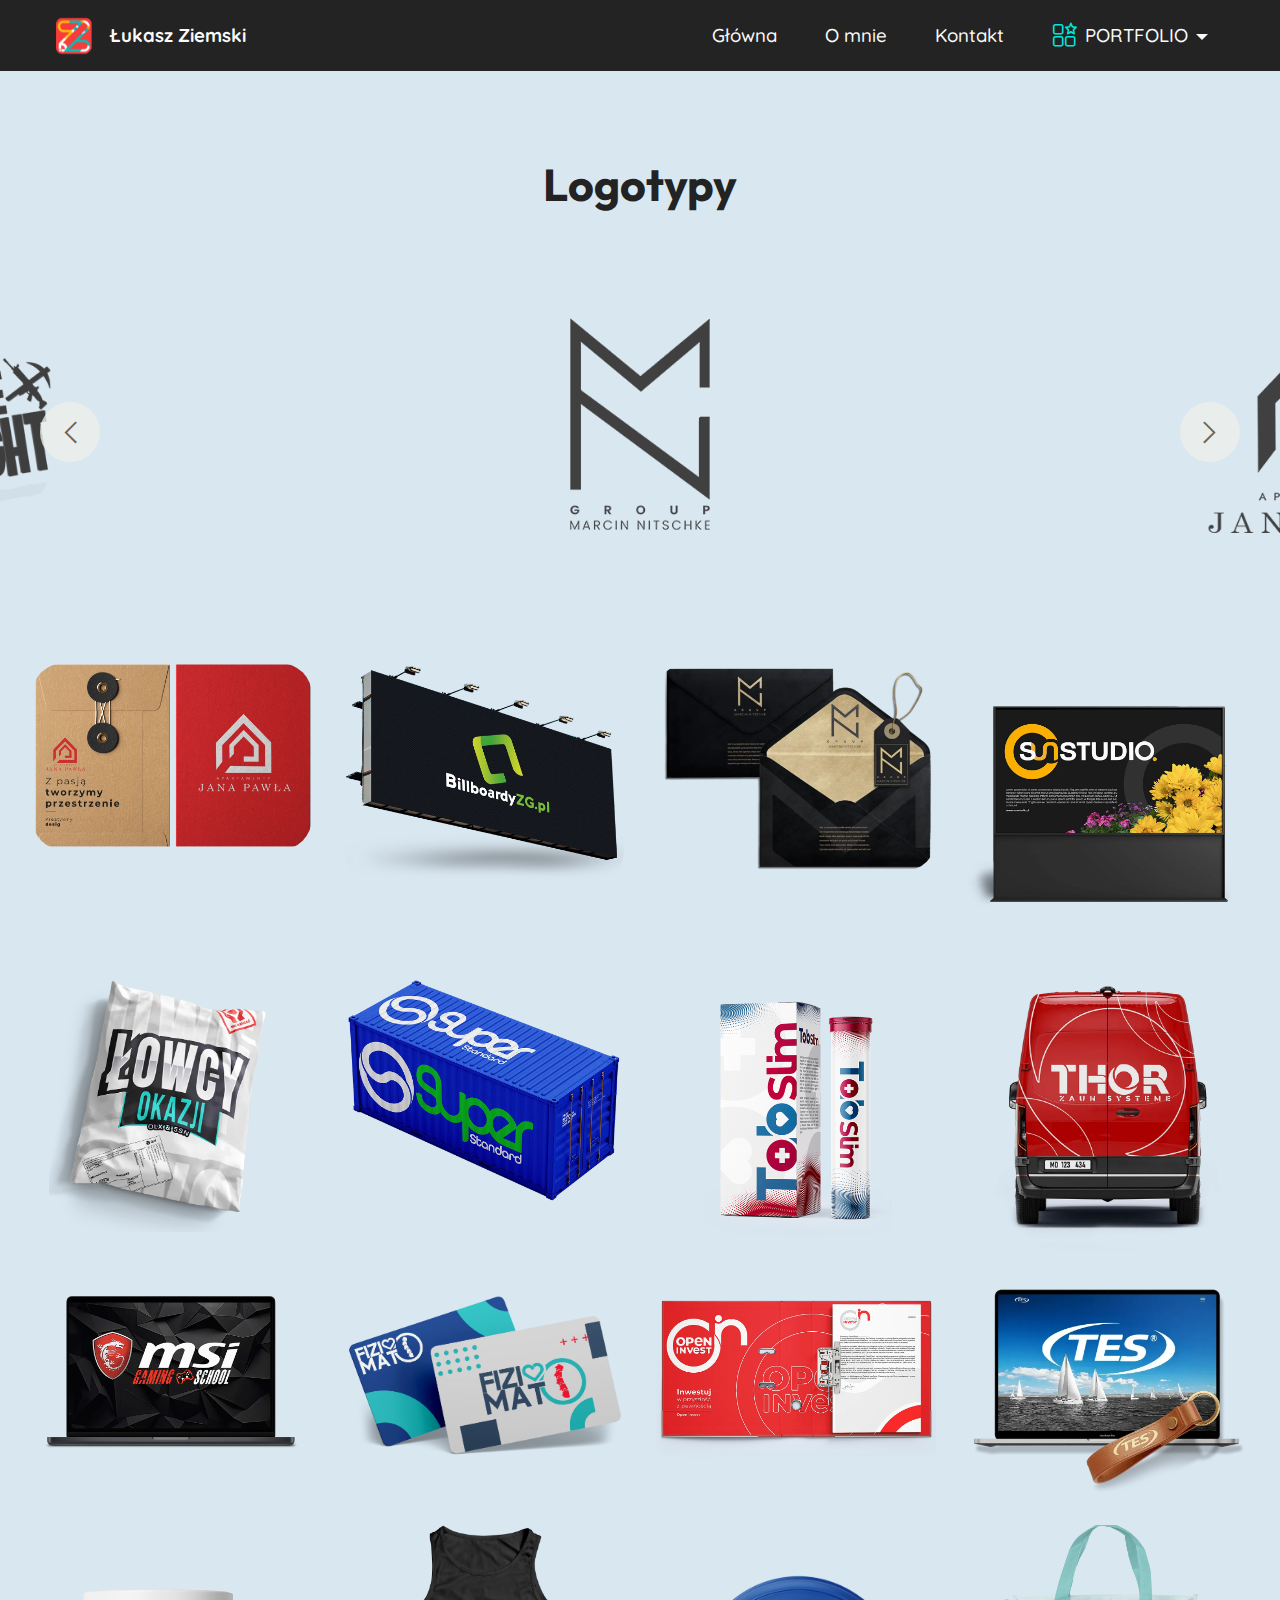
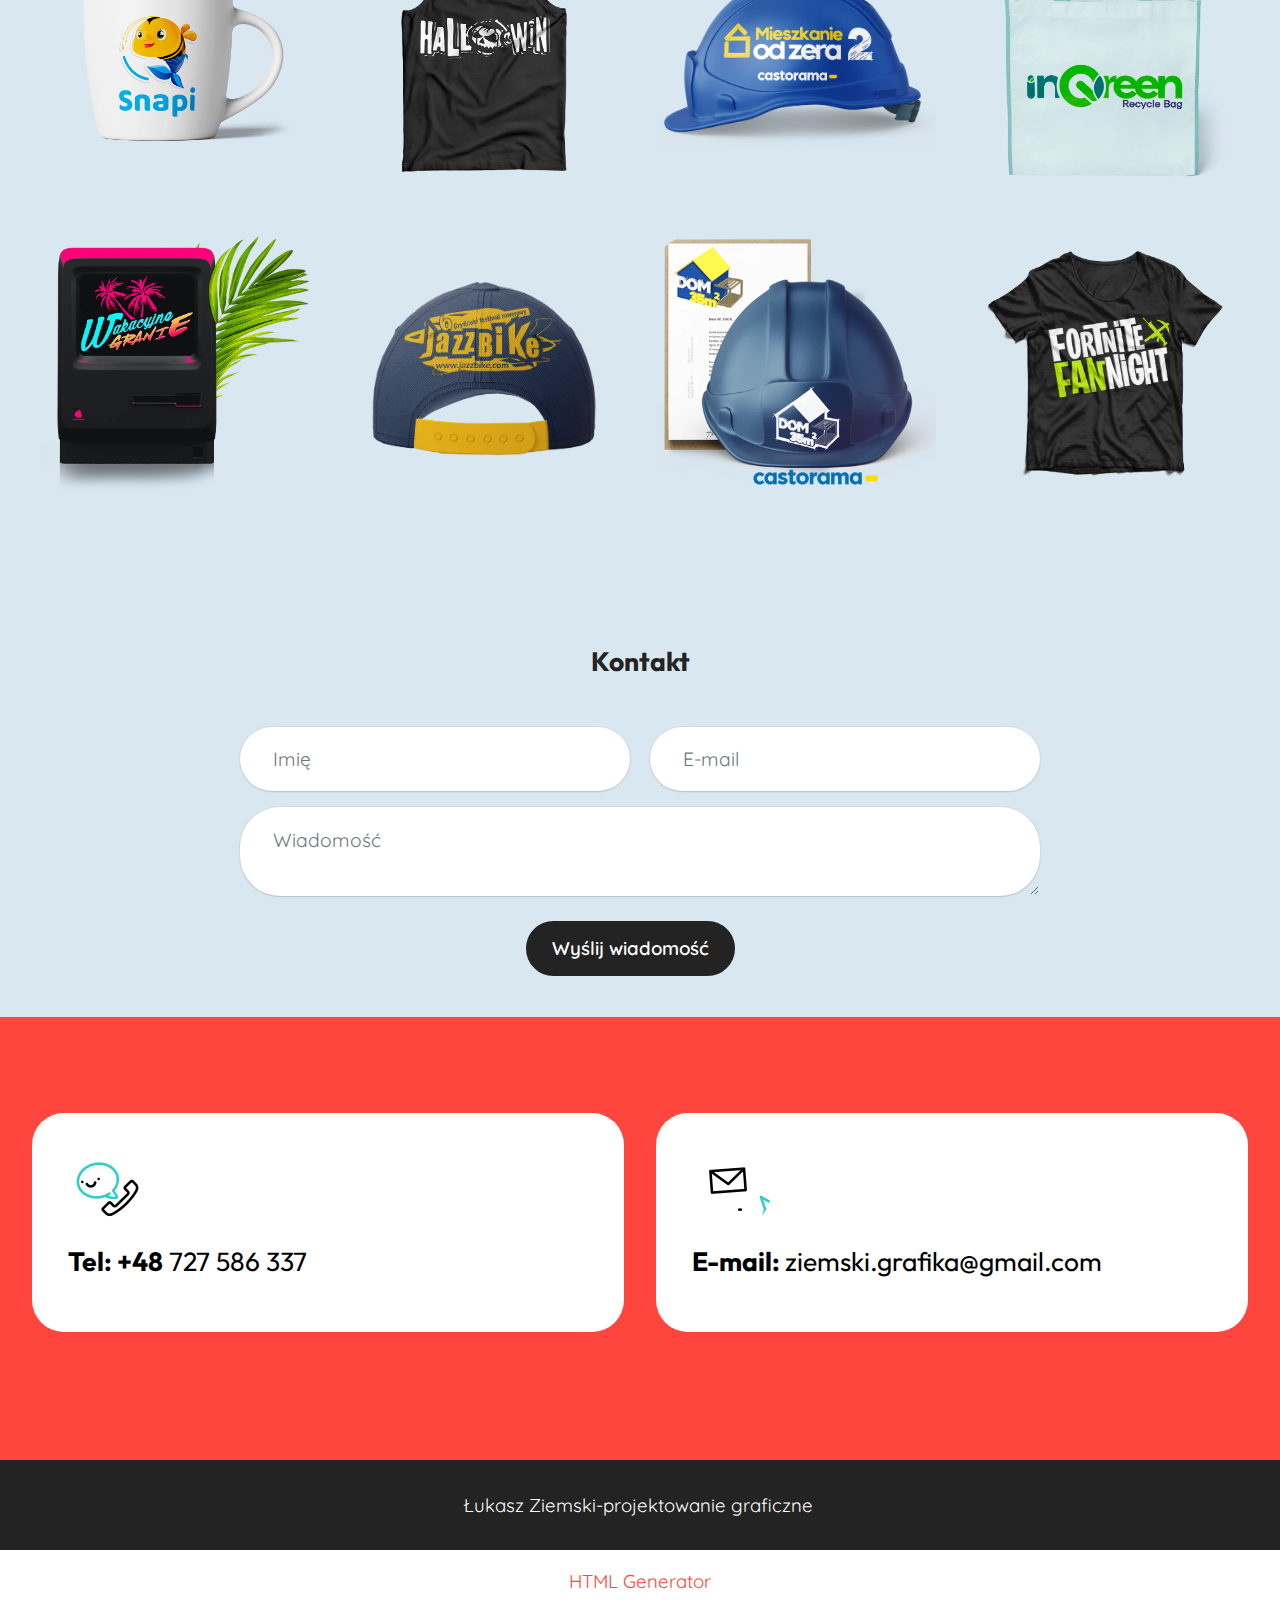
<file: page2.html>
<!DOCTYPE html>
<html  >
<head>
  <!-- Site made with Mobirise Website Builder v5.9.25, https://mobirise.com -->
  <meta charset="UTF-8">
  <meta http-equiv="X-UA-Compatible" content="IE=edge">
  <meta name="generator" content="Mobirise v5.9.25, mobirise.com">
  <meta name="viewport" content="width=device-width, initial-scale=1, minimum-scale=1">
  <link rel="shortcut icon" href="assets/images/1-128x132.png" type="image/x-icon">
  <meta name="description" content="">
  
  
  <title>Loga</title>
  <link rel="stylesheet" href="assets/web/assets/mobirise-icons-bold/mobirise-icons-bold.css">
  <link rel="stylesheet" href="assets/web/assets/mobirise-icons2/mobirise2.css">
  <link rel="stylesheet" href="assets/bootstrap/css/bootstrap.min.css">
  <link rel="stylesheet" href="assets/bootstrap/css/bootstrap-grid.min.css">
  <link rel="stylesheet" href="assets/bootstrap/css/bootstrap-reboot.min.css">
  <link rel="stylesheet" href="assets/dropdown/css/style.css">
  <link rel="stylesheet" href="assets/socicon/css/styles.css">
  <link rel="stylesheet" href="assets/theme/css/style.css">
  <link rel="preload" href="https://fonts.googleapis.com/css?family=Outfit:100,200,300,400,500,600,700,800,900&display=swap" as="style" onload="this.onload=null;this.rel='stylesheet'">
  <noscript><link rel="stylesheet" href="https://fonts.googleapis.com/css?family=Outfit:100,200,300,400,500,600,700,800,900&display=swap"></noscript>
  <link rel="preload" href="https://fonts.googleapis.com/css?family=Dela+Gothic+One:400&display=swap" as="style" onload="this.onload=null;this.rel='stylesheet'">
  <noscript><link rel="stylesheet" href="https://fonts.googleapis.com/css?family=Dela+Gothic+One:400&display=swap"></noscript>
  <link rel="preload" href="https://fonts.googleapis.com/css?family=Quicksand:300,400,500,600,700&display=swap" as="style" onload="this.onload=null;this.rel='stylesheet'">
  <noscript><link rel="stylesheet" href="https://fonts.googleapis.com/css?family=Quicksand:300,400,500,600,700&display=swap"></noscript>
  <link rel="preload" href="https://fonts.googleapis.com/css?family=Golos+Text:400,500,600,700,800,900&display=swap" as="style" onload="this.onload=null;this.rel='stylesheet'">
  <noscript><link rel="stylesheet" href="https://fonts.googleapis.com/css?family=Golos+Text:400,500,600,700,800,900&display=swap"></noscript>
  <link rel="preload" as="style" href="assets/mobirise/css/mbr-additional.css?v=PhdEyo"><link rel="stylesheet" href="assets/mobirise/css/mbr-additional.css?v=PhdEyo" type="text/css">

  
  
  
</head>
<body>
  
  <section data-bs-version="5.1" class="menu menu2 cid-uE0j0TaCQB" once="menu" id="menu2-1g">
    
    <nav class="navbar navbar-dropdown navbar-fixed-top navbar-expand-lg">
        <div class="container-fluid">
            <div class="navbar-brand">
                <span class="navbar-logo">
                    <a href="index.html">
                        <img src="assets/images/2-1-92x95.png" alt="Mobirise Website Builder" style="height: 3rem;">
                    </a>
                </span>
                <span class="navbar-caption-wrap"><a class="navbar-caption text-white text-primary display-7" href="index.html">Łukasz Ziemski</a></span>
            </div>
            <button class="navbar-toggler" type="button" data-toggle="collapse" data-bs-toggle="collapse" data-target="#navbarSupportedContent" data-bs-target="#navbarSupportedContent" aria-controls="navbarNavAltMarkup" aria-expanded="false" aria-label="Toggle navigation">
                <div class="hamburger">
                    <span></span>
                    <span></span>
                    <span></span>
                    <span></span>
                </div>
            </button>
            <div class="collapse navbar-collapse" id="navbarSupportedContent">
                <ul class="navbar-nav nav-dropdown nav-right" data-app-modern-menu="true"><li class="nav-item"><a class="nav-link link text-white display-7" href="index.html">Główna</a></li><li class="nav-item"><a class="nav-link link text-white text-primary display-7" href="page7.html">O mnie</a></li><li class="nav-item"><a class="nav-link link text-white text-primary display-7" href="index.html#bottom">Kontakt</a></li><li class="nav-item dropdown"><a class="nav-link link dropdown-toggle text-white display-7" href="https://mobiri.se" data-toggle="dropdown-submenu" data-bs-toggle="dropdown" data-bs-auto-close="outside" aria-expanded="false"><span class="mbrib-features mbr-iconfont mbr-iconfont-btn" style="color: rgb(0, 229, 223);"></span>PORTFOLIO</a><div class="dropdown-menu" aria-labelledby="dropdown-729"><a class="dropdown-item text-white text-primary display-7" href="page2.html"><p>LOGO&nbsp;</p></a><a class="dropdown-item text-white text-primary display-7" href="page3.html">STRONY WWW</a><a class="dropdown-item text-white text-primary display-7" href="page1.html">DRUK</a><a class="dropdown-item show text-white text-primary display-7" href="page5.html" aria-expanded="false">PLAKATY</a><a class="show dropdown-item text-white text-primary display-7" href="page4.html">SOCIAL MEDIA</a><a class="show dropdown-item text-white display-7" href="page6.html">ILUSTRACJE</a></div></li></ul>
                
                
            </div>
        </div>
    </nav>
</section>

<section data-bs-version="5.1" class="slider4 mbr-embla cid-uEtnFLsGqB" id="slider4-1m">
    
    
    <div class="position-relative text-center">
        <div class="mbr-section-head">
            <h4 class="mbr-section-title mbr-fonts-style align-center mb-0 display-1"><strong>Logotypy</strong></h4>
            <h5 class="mbr-section-subtitle mbr-fonts-style align-center mb-0 mt-2 display-7"><br><br></h5>
        </div>
        <div class="embla mt-4" data-skip-snaps="true" data-align="center" data-contain-scroll="trimSnaps" data-loop="true" data-auto-play="true" data-auto-play-interval="3" data-draggable="true">
            <div class="embla__viewport container-fluid">
                <div class="embla__container">
                    
                    
                    
                    <div class="embla__slide slider-image item active" style="margin-left: 9rem; margin-right: 9rem;">
                        <div class="slide-content">
                            <div class="item-wrapper">
                                <div class="item-img">
                                    <img src="assets/images/1-500x304.png" alt="Mobirise Website Builder" data-slide-to="0" data-bs-slide-to="0">
                                </div>
                            </div>
                            
                            
                        </div>
                    </div><div class="embla__slide slider-image item active" style="margin-left: 9rem; margin-right: 9rem;">
                        <div class="slide-content">
                            <div class="item-wrapper">
                                <div class="item-img">
                                    <img src="assets/images/2-500x304.png" alt="Mobirise Website Builder" data-slide-to="1" data-bs-slide-to="1">
                                </div>
                            </div>
                            
                            
                        </div>
                    </div><div class="embla__slide slider-image item active" style="margin-left: 9rem; margin-right: 9rem;">
                        <div class="slide-content">
                            <div class="item-wrapper">
                                <div class="item-img">
                                    <img src="assets/images/3-500x304.png" alt="Mobirise Website Builder" data-slide-to="2" data-bs-slide-to="2">
                                </div>
                            </div>
                            
                            
                        </div>
                    </div><div class="embla__slide slider-image item active" style="margin-left: 9rem; margin-right: 9rem;">
                        <div class="slide-content">
                            <div class="item-wrapper">
                                <div class="item-img">
                                    <img src="assets/images/20-500x304.png" alt="Mobirise Website Builder" data-slide-to="3" data-bs-slide-to="3">
                                </div>
                            </div>
                            
                            
                        </div>
                    </div><div class="embla__slide slider-image item active" style="margin-left: 9rem; margin-right: 9rem;">
                        <div class="slide-content">
                            <div class="item-wrapper">
                                <div class="item-img">
                                    <img src="assets/images/4-500x304.png" alt="Mobirise Website Builder" data-slide-to="4" data-bs-slide-to="4">
                                </div>
                            </div>
                            
                            
                        </div>
                    </div><div class="embla__slide slider-image item active" style="margin-left: 9rem; margin-right: 9rem;">
                        <div class="slide-content">
                            <div class="item-wrapper">
                                <div class="item-img">
                                    <img src="assets/images/5-500x304.png" alt="Mobirise Website Builder" data-slide-to="5" data-bs-slide-to="5">
                                </div>
                            </div>
                            
                            
                        </div>
                    </div><div class="embla__slide slider-image item active" style="margin-left: 9rem; margin-right: 9rem;">
                        <div class="slide-content">
                            <div class="item-wrapper">
                                <div class="item-img">
                                    <img src="assets/images/6-500x304.png" alt="Mobirise Website Builder" data-slide-to="6" data-bs-slide-to="6">
                                </div>
                            </div>
                            
                            
                        </div>
                    </div><div class="embla__slide slider-image item active" style="margin-left: 9rem; margin-right: 9rem;">
                        <div class="slide-content">
                            <div class="item-wrapper">
                                <div class="item-img">
                                    <img src="assets/images/7-500x304.png" alt="Mobirise Website Builder" data-slide-to="7" data-bs-slide-to="7">
                                </div>
                            </div>
                            
                            
                        </div>
                    </div><div class="embla__slide slider-image item active" style="margin-left: 9rem; margin-right: 9rem;">
                        <div class="slide-content">
                            <div class="item-wrapper">
                                <div class="item-img">
                                    <img src="assets/images/8-500x304.png" alt="Mobirise Website Builder" data-slide-to="8" data-bs-slide-to="8">
                                </div>
                            </div>
                            
                            
                        </div>
                    </div><div class="embla__slide slider-image item active" style="margin-left: 9rem; margin-right: 9rem;">
                        <div class="slide-content">
                            <div class="item-wrapper">
                                <div class="item-img">
                                    <img src="assets/images/9-500x304.png" alt="Mobirise Website Builder" data-slide-to="9" data-bs-slide-to="9">
                                </div>
                            </div>
                            
                            
                        </div>
                    </div><div class="embla__slide slider-image item active" style="margin-left: 9rem; margin-right: 9rem;">
                        <div class="slide-content">
                            <div class="item-wrapper">
                                <div class="item-img">
                                    <img src="assets/images/10-500x304.png" alt="Mobirise Website Builder" data-slide-to="10" data-bs-slide-to="10">
                                </div>
                            </div>
                            
                            
                        </div>
                    </div><div class="embla__slide slider-image item active" style="margin-left: 9rem; margin-right: 9rem;">
                        <div class="slide-content">
                            <div class="item-wrapper">
                                <div class="item-img">
                                    <img src="assets/images/11-500x304.png" alt="Mobirise Website Builder" data-slide-to="11" data-bs-slide-to="11">
                                </div>
                            </div>
                            
                            
                        </div>
                    </div><div class="embla__slide slider-image item active" style="margin-left: 9rem; margin-right: 9rem;">
                        <div class="slide-content">
                            <div class="item-wrapper">
                                <div class="item-img">
                                    <img src="assets/images/12-500x304.png" alt="Mobirise Website Builder" data-slide-to="12" data-bs-slide-to="12">
                                </div>
                            </div>
                            
                            
                        </div>
                    </div><div class="embla__slide slider-image item active" style="margin-left: 9rem; margin-right: 9rem;">
                        <div class="slide-content">
                            <div class="item-wrapper">
                                <div class="item-img">
                                    <img src="assets/images/13-500x304.png" alt="Mobirise Website Builder" data-slide-to="13" data-bs-slide-to="13">
                                </div>
                            </div>
                            
                            
                        </div>
                    </div><div class="embla__slide slider-image item active" style="margin-left: 9rem; margin-right: 9rem;">
                        <div class="slide-content">
                            <div class="item-wrapper">
                                <div class="item-img">
                                    <img src="assets/images/14-500x304.png" alt="Mobirise Website Builder" data-slide-to="14" data-bs-slide-to="14">
                                </div>
                            </div>
                            
                            
                        </div>
                    </div><div class="embla__slide slider-image item active" style="margin-left: 9rem; margin-right: 9rem;">
                        <div class="slide-content">
                            <div class="item-wrapper">
                                <div class="item-img">
                                    <img src="assets/images/15-500x304.png" alt="Mobirise Website Builder" data-slide-to="15" data-bs-slide-to="15">
                                </div>
                            </div>
                            
                            
                        </div>
                    </div><div class="embla__slide slider-image item active" style="margin-left: 9rem; margin-right: 9rem;">
                        <div class="slide-content">
                            <div class="item-wrapper">
                                <div class="item-img">
                                    <img src="assets/images/16-500x304.png" alt="Mobirise Website Builder" data-slide-to="16" data-bs-slide-to="16">
                                </div>
                            </div>
                            
                            
                        </div>
                    </div><div class="embla__slide slider-image item active" style="margin-left: 9rem; margin-right: 9rem;">
                        <div class="slide-content">
                            <div class="item-wrapper">
                                <div class="item-img">
                                    <img src="assets/images/17-500x304.png" alt="Mobirise Website Builder" data-slide-to="17" data-bs-slide-to="17">
                                </div>
                            </div>
                            
                            
                        </div>
                    </div><div class="embla__slide slider-image item active" style="margin-left: 9rem; margin-right: 9rem;">
                        <div class="slide-content">
                            <div class="item-wrapper">
                                <div class="item-img">
                                    <img src="assets/images/18-500x304.png" alt="Mobirise Website Builder" data-slide-to="18" data-bs-slide-to="18">
                                </div>
                            </div>
                            
                            
                        </div>
                    </div><div class="embla__slide slider-image item active" style="margin-left: 9rem; margin-right: 9rem;">
                        <div class="slide-content">
                            <div class="item-wrapper">
                                <div class="item-img">
                                    <img src="assets/images/19-500x304.png" alt="Mobirise Website Builder" data-slide-to="19" data-bs-slide-to="19">
                                </div>
                            </div>
                            
                            
                        </div>
                    </div><div class="embla__slide slider-image item active" style="margin-left: 9rem; margin-right: 9rem;">
                        <div class="slide-content">
                            <div class="item-wrapper">
                                <div class="item-img">
                                    <img src="assets/images/7-kopia.webp" alt="Mobirise Website Builder" data-slide-to="20" data-bs-slide-to="20">
                                </div>
                            </div>
                            
                            
                        </div>
                    </div>
                </div>
            </div>
            <button class="embla__button embla__button--prev">
                <span class="mobi-mbri mobi-mbri-arrow-prev mbr-iconfont" aria-hidden="true"></span>
                <span class="sr-only visually-hidden visually-hidden">Previous</span>
            </button>
            <button class="embla__button embla__button--next">
                <span class="mobi-mbri mobi-mbri-arrow-next mbr-iconfont" aria-hidden="true"></span>
                <span class="sr-only visually-hidden visually-hidden">Next</span>
            </button>
        </div>
    </div>
</section>

<section data-bs-version="5.1" class="gallery4 mbr-gallery cid-uEtoKElBlp" id="gallery4-1n">
    

    
    

    <div class="container-fluid">
        
        <div class="row mbr-gallery mt-4">
            
            <div class="col-12 col-md-6 col-lg-3 item gallery-image active">
                <div class="item-wrapper" data-toggle="modal" data-bs-toggle="modal" data-target="#uFO6WwlFlo-modal" data-bs-target="#uFO6WwlFlo-modal">
                    <img class="w-100" src="assets/images/apart-2.webp" alt="Mobirise Website Builder" data-slide-to="0" data-bs-slide-to="0" data-target="#lb-uFO6WwlFlo" data-bs-target="#lb-uFO6WwlFlo">
                    <div class="icon-wrapper">
                        <span class="mobi-mbri mobi-mbri-search mbr-iconfont mbr-iconfont-btn"></span>
                    </div>
                </div>
                
            </div><div class="col-12 col-md-6 col-lg-3 item gallery-image">
                <div class="item-wrapper" data-toggle="modal" data-bs-toggle="modal" data-target="#uFO6WwlFlo-modal" data-bs-target="#uFO6WwlFlo-modal">
                    <img class="w-100" src="assets/images/14-5.webp" alt="Mobirise Website Builder" data-slide-to="1" data-bs-slide-to="1" data-target="#lb-uFO6WwlFlo" data-bs-target="#lb-uFO6WwlFlo">
                    <div class="icon-wrapper">
                        <span class="mobi-mbri mobi-mbri-search mbr-iconfont mbr-iconfont-btn"></span>
                    </div>
                </div>
                
            </div><div class="col-12 col-md-6 col-lg-3 item gallery-image">
                <div class="item-wrapper" data-toggle="modal" data-bs-toggle="modal" data-target="#uFO6WwlFlo-modal" data-bs-target="#uFO6WwlFlo-modal">
                    <img class="w-100" src="assets/images/3-7.webp" alt="Mobirise Website Builder" data-slide-to="2" data-bs-slide-to="2" data-target="#lb-uFO6WwlFlo" data-bs-target="#lb-uFO6WwlFlo">
                    <div class="icon-wrapper">
                        <span class="mobi-mbri mobi-mbri-search mbr-iconfont mbr-iconfont-btn"></span>
                    </div>
                </div>
                
            </div><div class="col-12 col-md-6 col-lg-3 item gallery-image">
                <div class="item-wrapper" data-toggle="modal" data-bs-toggle="modal" data-target="#uFO6WwlFlo-modal" data-bs-target="#uFO6WwlFlo-modal">
                    <img class="w-100" src="assets/images/6-1.webp" alt="Mobirise Website Builder" data-slide-to="3" data-bs-slide-to="3" data-target="#lb-uFO6WwlFlo" data-bs-target="#lb-uFO6WwlFlo">
                    <div class="icon-wrapper">
                        <span class="mobi-mbri mobi-mbri-search mbr-iconfont mbr-iconfont-btn"></span>
                    </div>
                </div>
                
            </div>
            
            <div class="col-12 col-md-6 col-lg-3 item gallery-image">
                <div class="item-wrapper" data-toggle="modal" data-bs-toggle="modal" data-target="#uFO6WwlFlo-modal" data-bs-target="#uFO6WwlFlo-modal">
                    <img class="w-100" src="assets/images/2-5.webp" alt="Mobirise Website Builder" data-slide-to="4" data-bs-slide-to="4" data-target="#lb-uFO6WwlFlo" data-bs-target="#lb-uFO6WwlFlo">
                    <div class="icon-wrapper">
                        <span class="mobi-mbri mobi-mbri-search mbr-iconfont mbr-iconfont-btn"></span>
                    </div>
                </div>
                
            </div><div class="col-12 col-md-6 col-lg-3 item gallery-image">
                <div class="item-wrapper" data-toggle="modal" data-bs-toggle="modal" data-target="#uFO6WwlFlo-modal" data-bs-target="#uFO6WwlFlo-modal">
                    <img class="w-100" src="assets/images/8-4.webp" alt="Mobirise Website Builder" data-slide-to="5" data-bs-slide-to="5" data-target="#lb-uFO6WwlFlo" data-bs-target="#lb-uFO6WwlFlo">
                    <div class="icon-wrapper">
                        <span class="mobi-mbri mobi-mbri-search mbr-iconfont mbr-iconfont-btn"></span>
                    </div>
                </div>
                
            </div><div class="col-12 col-md-6 col-lg-3 item gallery-image">
                <div class="item-wrapper" data-toggle="modal" data-bs-toggle="modal" data-target="#uFO6WwlFlo-modal" data-bs-target="#uFO6WwlFlo-modal">
                    <img class="w-100" src="assets/images/9.webp" alt="Mobirise Website Builder" data-slide-to="6" data-bs-slide-to="6" data-target="#lb-uFO6WwlFlo" data-bs-target="#lb-uFO6WwlFlo">
                    <div class="icon-wrapper">
                        <span class="mobi-mbri mobi-mbri-search mbr-iconfont mbr-iconfont-btn"></span>
                    </div>
                </div>
                
            </div><div class="col-12 col-md-6 col-lg-3 item gallery-image">
                <div class="item-wrapper" data-toggle="modal" data-bs-toggle="modal" data-target="#uFO6WwlFlo-modal" data-bs-target="#uFO6WwlFlo-modal">
                    <img class="w-100" src="assets/images/10-5.webp" alt="Mobirise Website Builder" data-slide-to="7" data-bs-slide-to="7" data-target="#lb-uFO6WwlFlo" data-bs-target="#lb-uFO6WwlFlo">
                    <div class="icon-wrapper">
                        <span class="mobi-mbri mobi-mbri-search mbr-iconfont mbr-iconfont-btn"></span>
                    </div>
                </div>
                
            </div><div class="col-12 col-md-6 col-lg-3 item gallery-image">
                <div class="item-wrapper" data-toggle="modal" data-bs-toggle="modal" data-target="#uFO6WwlFlo-modal" data-bs-target="#uFO6WwlFlo-modal">
                    <img class="w-100" src="assets/images/7-8.webp" alt="Mobirise Website Builder" data-slide-to="8" data-bs-slide-to="8" data-target="#lb-uFO6WwlFlo" data-bs-target="#lb-uFO6WwlFlo">
                    <div class="icon-wrapper">
                        <span class="mobi-mbri mobi-mbri-search mbr-iconfont mbr-iconfont-btn"></span>
                    </div>
                </div>
                
            </div><div class="col-12 col-md-6 col-lg-3 item gallery-image">
                <div class="item-wrapper" data-toggle="modal" data-bs-toggle="modal" data-target="#uFO6WwlFlo-modal" data-bs-target="#uFO6WwlFlo-modal">
                    <img class="w-100" src="assets/images/mockup-1-kopia-2-.webp" alt="Mobirise Website Builder" data-slide-to="9" data-bs-slide-to="9" data-target="#lb-uFO6WwlFlo" data-bs-target="#lb-uFO6WwlFlo">
                    <div class="icon-wrapper">
                        <span class="mobi-mbri mobi-mbri-search mbr-iconfont mbr-iconfont-btn"></span>
                    </div>
                </div>
                
            </div><div class="col-12 col-md-6 col-lg-3 item gallery-image">
                <div class="item-wrapper" data-toggle="modal" data-bs-toggle="modal" data-target="#uFO6WwlFlo-modal" data-bs-target="#uFO6WwlFlo-modal">
                    <img class="w-100" src="assets/images/5-7.webp" alt="Mobirise Website Builder" data-slide-to="10" data-bs-slide-to="10" data-target="#lb-uFO6WwlFlo" data-bs-target="#lb-uFO6WwlFlo">
                    <div class="icon-wrapper">
                        <span class="mobi-mbri mobi-mbri-search mbr-iconfont mbr-iconfont-btn"></span>
                    </div>
                </div>
                
            </div><div class="col-12 col-md-6 col-lg-3 item gallery-image">
                <div class="item-wrapper" data-toggle="modal" data-bs-toggle="modal" data-target="#uFO6WwlFlo-modal" data-bs-target="#uFO6WwlFlo-modal">
                    <img class="w-100" src="assets/images/4-kopia.webp" alt="Mobirise Website Builder" data-slide-to="11" data-bs-slide-to="11" data-target="#lb-uFO6WwlFlo" data-bs-target="#lb-uFO6WwlFlo">
                    <div class="icon-wrapper">
                        <span class="mobi-mbri mobi-mbri-search mbr-iconfont mbr-iconfont-btn"></span>
                    </div>
                </div>
                
            </div><div class="col-12 col-md-6 col-lg-3 item gallery-image">
                <div class="item-wrapper" data-toggle="modal" data-bs-toggle="modal" data-target="#uFO6WwlFlo-modal" data-bs-target="#uFO6WwlFlo-modal">
                    <img class="w-100" src="assets/images/snapi-1080x1080.png" alt="Mobirise Website Builder" data-slide-to="12" data-bs-slide-to="12" data-target="#lb-uFO6WwlFlo" data-bs-target="#lb-uFO6WwlFlo">
                    <div class="icon-wrapper">
                        <span class="mobi-mbri mobi-mbri-search mbr-iconfont mbr-iconfont-btn"></span>
                    </div>
                </div>
                
            </div><div class="col-12 col-md-6 col-lg-3 item gallery-image">
                <div class="item-wrapper" data-toggle="modal" data-bs-toggle="modal" data-target="#uFO6WwlFlo-modal" data-bs-target="#uFO6WwlFlo-modal">
                    <img class="w-100" src="assets/images/hello-win-1080x1080.png" alt="Mobirise Website Builder" data-slide-to="13" data-bs-slide-to="13" data-target="#lb-uFO6WwlFlo" data-bs-target="#lb-uFO6WwlFlo">
                    <div class="icon-wrapper">
                        <span class="mobi-mbri mobi-mbri-search mbr-iconfont mbr-iconfont-btn"></span>
                    </div>
                </div>
                
            </div><div class="col-12 col-md-6 col-lg-3 item gallery-image">
                <div class="item-wrapper" data-toggle="modal" data-bs-toggle="modal" data-target="#uFO6WwlFlo-modal" data-bs-target="#uFO6WwlFlo-modal">
                    <img class="w-100" src="assets/images/capa-2.webp" alt="Mobirise Website Builder" data-slide-to="14" data-bs-slide-to="14" data-target="#lb-uFO6WwlFlo" data-bs-target="#lb-uFO6WwlFlo">
                    <div class="icon-wrapper">
                        <span class="mobi-mbri mobi-mbri-search mbr-iconfont mbr-iconfont-btn"></span>
                    </div>
                </div>
                
            </div><div class="col-12 col-md-6 col-lg-3 item gallery-image">
                <div class="item-wrapper" data-toggle="modal" data-bs-toggle="modal" data-target="#uFO6WwlFlo-modal" data-bs-target="#uFO6WwlFlo-modal">
                    <img class="w-100" src="assets/images/a.webp" alt="Mobirise Website Builder" data-slide-to="15" data-bs-slide-to="15" data-target="#lb-uFO6WwlFlo" data-bs-target="#lb-uFO6WwlFlo">
                    <div class="icon-wrapper">
                        <span class="mobi-mbri mobi-mbri-search mbr-iconfont mbr-iconfont-btn"></span>
                    </div>
                </div>
                
            </div><div class="col-12 col-md-6 col-lg-3 item gallery-image">
                <div class="item-wrapper" data-toggle="modal" data-bs-toggle="modal" data-target="#uFO6WwlFlo-modal" data-bs-target="#uFO6WwlFlo-modal">
                    <img class="w-100" src="assets/images/11-8.webp" alt="Mobirise Website Builder" data-slide-to="16" data-bs-slide-to="16" data-target="#lb-uFO6WwlFlo" data-bs-target="#lb-uFO6WwlFlo">
                    <div class="icon-wrapper">
                        <span class="mobi-mbri mobi-mbri-search mbr-iconfont mbr-iconfont-btn"></span>
                    </div>
                </div>
                
            </div><div class="col-12 col-md-6 col-lg-3 item gallery-image">
                <div class="item-wrapper" data-toggle="modal" data-bs-toggle="modal" data-target="#uFO6WwlFlo-modal" data-bs-target="#uFO6WwlFlo-modal">
                    <img class="w-100" src="assets/images/cap.webp" alt="Mobirise Website Builder" data-slide-to="17" data-bs-slide-to="17" data-target="#lb-uFO6WwlFlo" data-bs-target="#lb-uFO6WwlFlo">
                    <div class="icon-wrapper">
                        <span class="mobi-mbri mobi-mbri-search mbr-iconfont mbr-iconfont-btn"></span>
                    </div>
                </div>
                
            </div><div class="col-12 col-md-6 col-lg-3 item gallery-image">
                <div class="item-wrapper" data-toggle="modal" data-bs-toggle="modal" data-target="#uFO6WwlFlo-modal" data-bs-target="#uFO6WwlFlo-modal">
                    <img class="w-100" src="assets/images/15-6.webp" alt="Mobirise Website Builder" data-slide-to="18" data-bs-slide-to="18" data-target="#lb-uFO6WwlFlo" data-bs-target="#lb-uFO6WwlFlo">
                    <div class="icon-wrapper">
                        <span class="mobi-mbri mobi-mbri-search mbr-iconfont mbr-iconfont-btn"></span>
                    </div>
                </div>
                
            </div><div class="col-12 col-md-6 col-lg-3 item gallery-image">
                <div class="item-wrapper" data-toggle="modal" data-bs-toggle="modal" data-target="#uFO6WwlFlo-modal" data-bs-target="#uFO6WwlFlo-modal">
                    <img class="w-100" src="assets/images/front-kopia.webp" alt="Mobirise Website Builder" data-slide-to="19" data-bs-slide-to="19" data-target="#lb-uFO6WwlFlo" data-bs-target="#lb-uFO6WwlFlo">
                    <div class="icon-wrapper">
                        <span class="mobi-mbri mobi-mbri-search mbr-iconfont mbr-iconfont-btn"></span>
                    </div>
                </div>
                
            </div>
        </div>

        <div class="modal mbr-slider" tabindex="-1" role="dialog" aria-hidden="true" id="uFO6WwlFlo-modal">
            <div class="modal-dialog" role="document">
                <div class="modal-content">
                    <div class="modal-body">
                        <div class="carousel slide" id="lb-uFO6WwlFlo" data-interval="5000" data-bs-interval="5000">
                            <div class="carousel-inner">
                                
                                <div class="carousel-item active">
                                    <img class="d-block w-100" src="assets/images/apart-2.webp" alt="Mobirise Website Builder">
                                </div><div class="carousel-item">
                                    <img class="d-block w-100" src="assets/images/14-5.webp" alt="Mobirise Website Builder">
                                </div><div class="carousel-item">
                                    <img class="d-block w-100" src="assets/images/3-7.webp" alt="Mobirise Website Builder">
                                </div><div class="carousel-item">
                                    <img class="d-block w-100" src="assets/images/6-1.webp" alt="Mobirise Website Builder">
                                </div>
                                
                                <div class="carousel-item">
                                    <img class="d-block w-100" src="assets/images/2-5.webp" alt="Mobirise Website Builder">
                                </div><div class="carousel-item">
                                    <img class="d-block w-100" src="assets/images/8-4.webp" alt="Mobirise Website Builder">
                                </div><div class="carousel-item">
                                    <img class="d-block w-100" src="assets/images/9.webp" alt="Mobirise Website Builder">
                                </div><div class="carousel-item">
                                    <img class="d-block w-100" src="assets/images/10-5.webp" alt="Mobirise Website Builder">
                                </div><div class="carousel-item">
                                    <img class="d-block w-100" src="assets/images/7-8.webp" alt="Mobirise Website Builder">
                                </div><div class="carousel-item">
                                    <img class="d-block w-100" src="assets/images/mockup-1-kopia-2-.webp" alt="Mobirise Website Builder">
                                </div><div class="carousel-item">
                                    <img class="d-block w-100" src="assets/images/5-7.webp" alt="Mobirise Website Builder">
                                </div><div class="carousel-item">
                                    <img class="d-block w-100" src="assets/images/4-kopia.webp" alt="Mobirise Website Builder">
                                </div><div class="carousel-item">
                                    <img class="d-block w-100" src="assets/images/snapi-1080x1080.png" alt="Mobirise Website Builder">
                                </div><div class="carousel-item">
                                    <img class="d-block w-100" src="assets/images/hello-win-1080x1080.png" alt="Mobirise Website Builder">
                                </div><div class="carousel-item">
                                    <img class="d-block w-100" src="assets/images/capa-2.webp" alt="Mobirise Website Builder">
                                </div><div class="carousel-item">
                                    <img class="d-block w-100" src="assets/images/a.webp" alt="Mobirise Website Builder">
                                </div><div class="carousel-item">
                                    <img class="d-block w-100" src="assets/images/11-8.webp" alt="Mobirise Website Builder">
                                </div><div class="carousel-item">
                                    <img class="d-block w-100" src="assets/images/cap.webp" alt="Mobirise Website Builder">
                                </div><div class="carousel-item">
                                    <img class="d-block w-100" src="assets/images/15-6.webp" alt="Mobirise Website Builder">
                                </div><div class="carousel-item">
                                    <img class="d-block w-100" src="assets/images/front-kopia.webp" alt="Mobirise Website Builder">
                                </div>
                            </div>
                            <ol class="carousel-indicators">
                                <li data-slide-to="0" data-bs-slide-to="0" class="active" data-target="#lb-uFO6WwlFlo" data-bs-target="#lb-uFO6WwlFlo"></li>
                                <li data-slide-to="1" data-bs-slide-to="1" data-target="#lb-uFO6WwlFlo" data-bs-target="#lb-uFO6WwlFlo"></li>
                                <li data-slide-to="2" data-bs-slide-to="2" data-target="#lb-uFO6WwlFlo" data-bs-target="#lb-uFO6WwlFlo"></li>
                                <li data-slide-to="3" data-bs-slide-to="3" data-target="#lb-uFO6WwlFlo" data-bs-target="#lb-uFO6WwlFlo"></li><li data-slide-to="4" data-bs-slide-to="4" data-target="#lb-uFO6WwlFlo" data-bs-target="#lb-uFO6WwlFlo"></li><li data-slide-to="5" data-bs-slide-to="5" data-target="#lb-uFO6WwlFlo" data-bs-target="#lb-uFO6WwlFlo"></li><li data-slide-to="6" data-bs-slide-to="6" data-target="#lb-uFO6WwlFlo" data-bs-target="#lb-uFO6WwlFlo"></li><li data-slide-to="7" data-bs-slide-to="7" data-target="#lb-uFO6WwlFlo" data-bs-target="#lb-uFO6WwlFlo"></li><li data-slide-to="8" data-bs-slide-to="8" data-target="#lb-uFO6WwlFlo" data-bs-target="#lb-uFO6WwlFlo"></li><li data-slide-to="9" data-bs-slide-to="9" data-target="#lb-uFO6WwlFlo" data-bs-target="#lb-uFO6WwlFlo"></li><li data-slide-to="10" data-bs-slide-to="10" data-target="#lb-uFO6WwlFlo" data-bs-target="#lb-uFO6WwlFlo"></li><li data-slide-to="11" data-bs-slide-to="11" data-target="#lb-uFO6WwlFlo" data-bs-target="#lb-uFO6WwlFlo"></li><li data-slide-to="12" data-bs-slide-to="12" data-target="#lb-uFO6WwlFlo" data-bs-target="#lb-uFO6WwlFlo"></li><li data-slide-to="13" data-bs-slide-to="13" data-target="#lb-uFO6WwlFlo" data-bs-target="#lb-uFO6WwlFlo"></li><li data-slide-to="14" data-bs-slide-to="14" data-target="#lb-uFO6WwlFlo" data-bs-target="#lb-uFO6WwlFlo"></li><li data-slide-to="15" data-bs-slide-to="15" data-target="#lb-uFO6WwlFlo" data-bs-target="#lb-uFO6WwlFlo"></li><li data-slide-to="16" data-bs-slide-to="16" data-target="#lb-uFO6WwlFlo" data-bs-target="#lb-uFO6WwlFlo"></li><li data-slide-to="17" data-bs-slide-to="17" data-target="#lb-uFO6WwlFlo" data-bs-target="#lb-uFO6WwlFlo"></li><li data-slide-to="18" data-bs-slide-to="18" data-target="#lb-uFO6WwlFlo" data-bs-target="#lb-uFO6WwlFlo"></li><li data-slide-to="19" data-bs-slide-to="19" data-target="#lb-uFO6WwlFlo" data-bs-target="#lb-uFO6WwlFlo"></li>
                            </ol>
                            <a role="button" href="" class="close" data-dismiss="modal" data-bs-dismiss="modal" aria-label="Close">
                            </a>
                            <a class="carousel-control-prev carousel-control" role="button" data-slide="prev" data-bs-slide="prev" href="#lb-uFO6WwlFlo">
                                <span class="mobi-mbri mobi-mbri-arrow-prev" aria-hidden="true"></span>
                                <span class="sr-only visually-hidden">Previous</span>
                            </a>
                            <a class="carousel-control-next carousel-control" role="button" data-slide="next" data-bs-slide="next" href="#lb-uFO6WwlFlo">
                                <span class="mobi-mbri mobi-mbri-arrow-next" aria-hidden="true"></span>
                                <span class="sr-only visually-hidden">Next</span>
                            </a>
                        </div>
                    </div>
                </div>
            </div>
        </div>
    </div>
</section>

<section data-bs-version="5.1" class="form5 cid-uFkcOMdcS9" id="form02-3y">
    
    
    <div class="container">
        <div class="row justify-content-center">
            <div class="col-12 content-head">
                <div class="mbr-section-head mb-5">
                    <h3 class="mbr-section-title mbr-fonts-style align-center mb-0 display-2">
                        <strong>Kontakt</strong></h3>
                    
                </div>
            </div>
        </div>
        <div class="row justify-content-center">
            <div class="col-lg-8 mx-auto mbr-form" data-form-type="formoid">
                <form action="https://mobirise.eu/" method="POST" class="mbr-form form-with-styler" data-form-title="Form Name"><input type="hidden" name="email" data-form-email="true" value="Vt8kQyG+vd8k65GkKbVGlzY4K8Vu5w85jsYUzWZMEWnESgOIivH54/I3nwAgCh+UhXpobXBFqtgX3qltAjXJvm72kQ/Uo396Ms0+ArXfqaSE724zhgs/+vm31uWPKPM5">
                    <div class="row">
                        <div hidden="hidden" data-form-alert="" class="alert alert-success col-12">Dziękuję za wiadomość :)</div>
                        <div hidden="hidden" data-form-alert-danger="" class="alert alert-danger col-12">
                            Oops...! some problem!
                        </div>
                    </div>
                    <div class="dragArea row">
                        <div class="col-md col-sm-12 form-group mb-3" data-for="name">
                            <input type="text" name="name" placeholder="Imię" data-form-field="name" class="form-control" value="" id="name-form02-3y">
                        </div>
                        <div class="col-md col-sm-12 form-group mb-3" data-for="email">
                            <input type="email" name="email" placeholder="E-mail" data-form-field="email" class="form-control" value="" id="email-form02-3y">
                        </div>
                        
                        <div class="col-12 form-group mb-3" data-for="textarea">
                            <textarea name="textarea" placeholder="Wiadomość" data-form-field="textarea" class="form-control" id="textarea-form02-3y"></textarea>
                        </div>
                        <div class="col-lg-12 col-md-12 col-sm-12 align-center mbr-section-btn"><button type="submit" class="btn btn-black display-7">Wyślij wiadomość</button></div>
                    </div>
                </form>
            </div>
        </div>
    </div>
</section>

<section data-bs-version="5.1" class="start features20 cid-uFkcPqF0px" id="features020-3z">
	

	
	
	<div class="container">
		
		<div class="row">
			<div class="item features-without-image col-12 col-md-6 col-lg-6 item-mb">
				<div class="item-wrapper">
					<div class="card-box align-left">
						<div class="img-wrapper mb-3">
							<img src="assets/images/calling-10182244.gif" alt="">
						</div>
						<h5 class="card-title mbr-fonts-style display-2">
							<strong>Tel:&nbsp;</strong><strong>+48</strong> 727 586 337</h5>
						
					</div>
				</div>
			</div>
			<div class="item features-without-image col-12 col-md-6 col-lg-6 item-mb">
				<div class="item-wrapper">
					<div class="card-box align-left">
						<div class="img-wrapper mb-3">
							<img src="assets/images/message-11919478.gif" alt="">
						</div>
						<h5 class="card-title mbr-fonts-style display-2">
							<strong>E-mail: </strong>ziemski.grafika@gmail.com</h5>
						
					</div>
				</div>
			</div>
			
		</div>
	</div>
</section>

<section data-bs-version="5.1" class="footer4 cid-uFCS1aocQd" once="footers" id="footer04-4e">

    

    

    <div class="container">
        <div class="media-container-row align-center mbr-white">
            <div class="col-12">
                <p class="mbr-text mb-0 mbr-fonts-style display-7">
                    Łukasz Ziemski-projektowanie graficzne&nbsp;</p>
            </div>
        </div>
    </div>
</section><section class="display-7" style="padding: 0;align-items: center;justify-content: center;flex-wrap: wrap;    align-content: center;display: flex;position: relative;height: 4rem;"><a href="https://mobiri.se/3072950" style="flex: 1 1;height: 4rem;position: absolute;width: 100%;z-index: 1;"><img alt="" style="height: 4rem;" src="[data-uri]"></a><p style="margin: 0;text-align: center;" class="display-7">&#8204;</p><a style="z-index:1" href="https://mobirise.com/html-builder.html">HTML Generator</a></section><script src="assets/bootstrap/js/bootstrap.bundle.min.js"></script>  <script src="assets/smoothscroll/smooth-scroll.js"></script>  <script src="assets/ytplayer/index.js"></script>  <script src="assets/dropdown/js/navbar-dropdown.js"></script>  <script src="assets/embla/embla.min.js"></script>  <script src="assets/embla/script.js"></script>  <script src="assets/theme/js/script.js"></script>  <script src="assets/formoid/formoid.min.js"></script>  
  
  
</body>
</html>
</file>
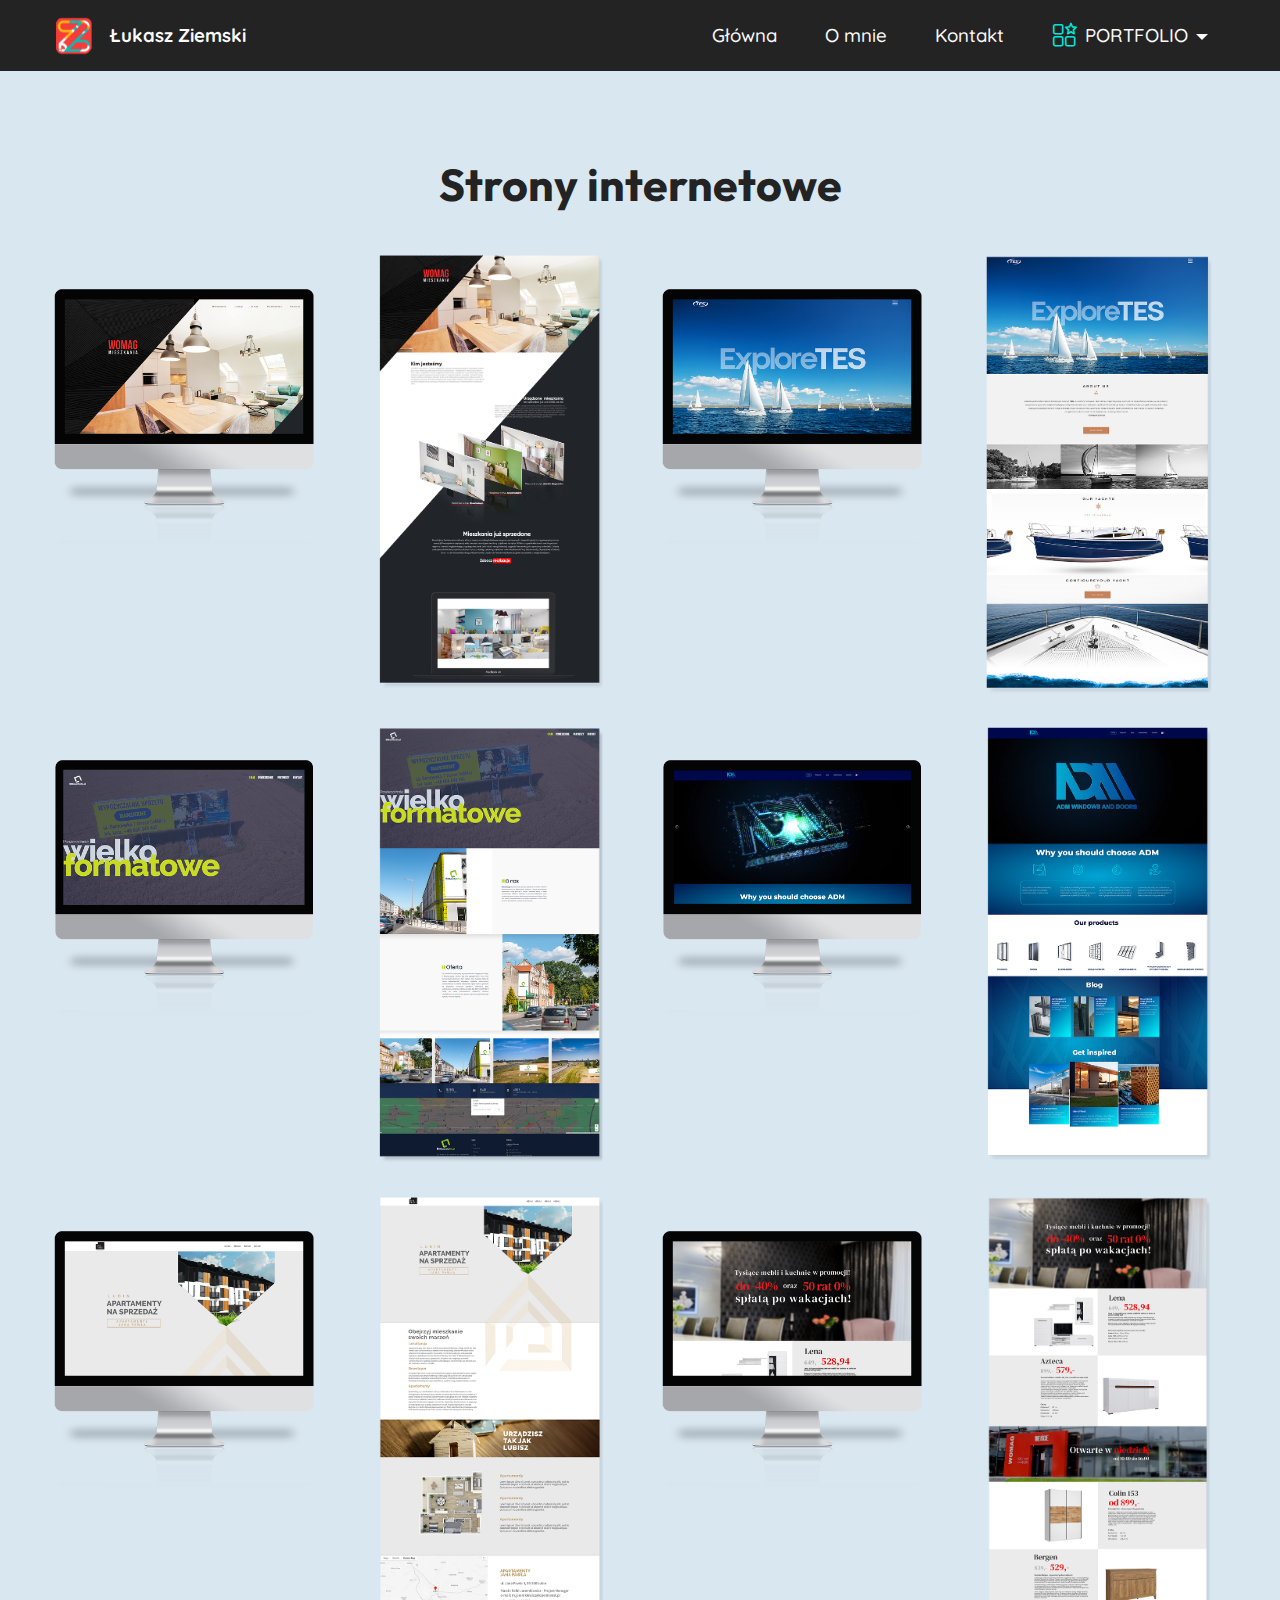
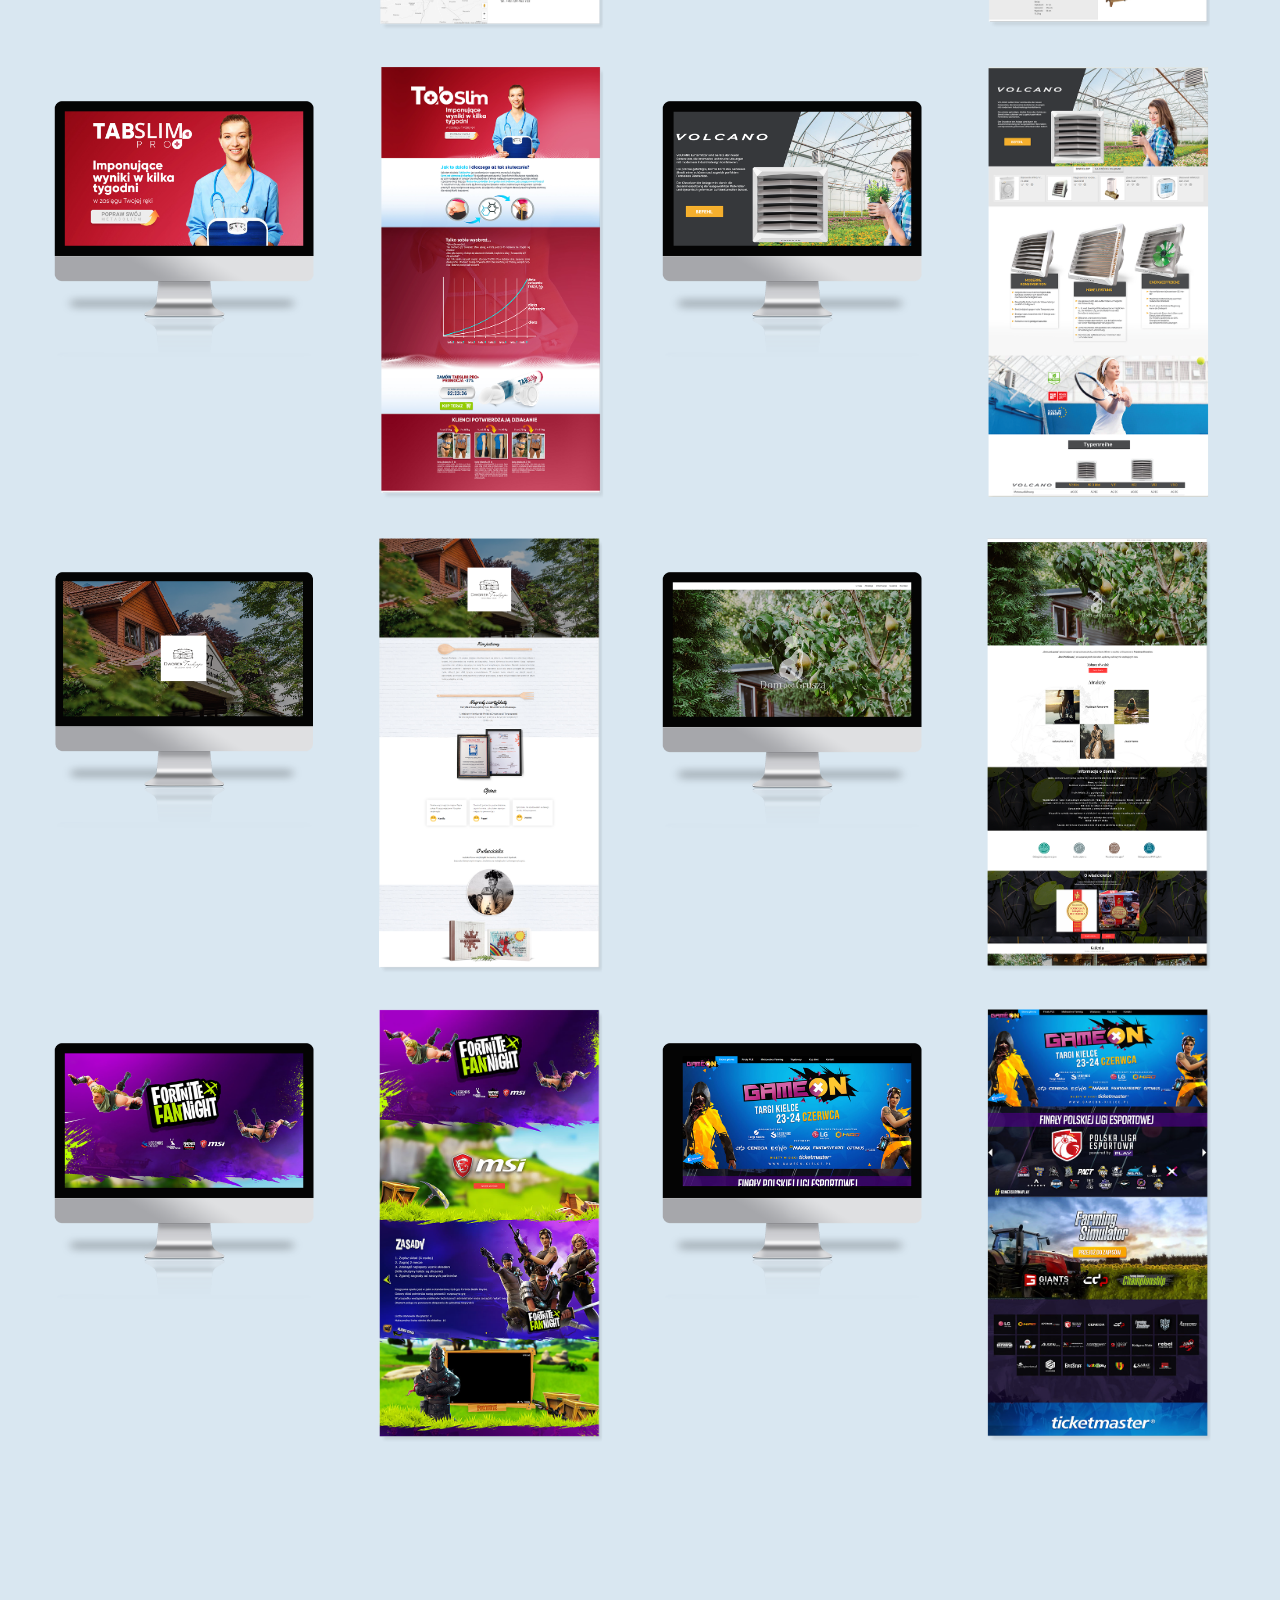
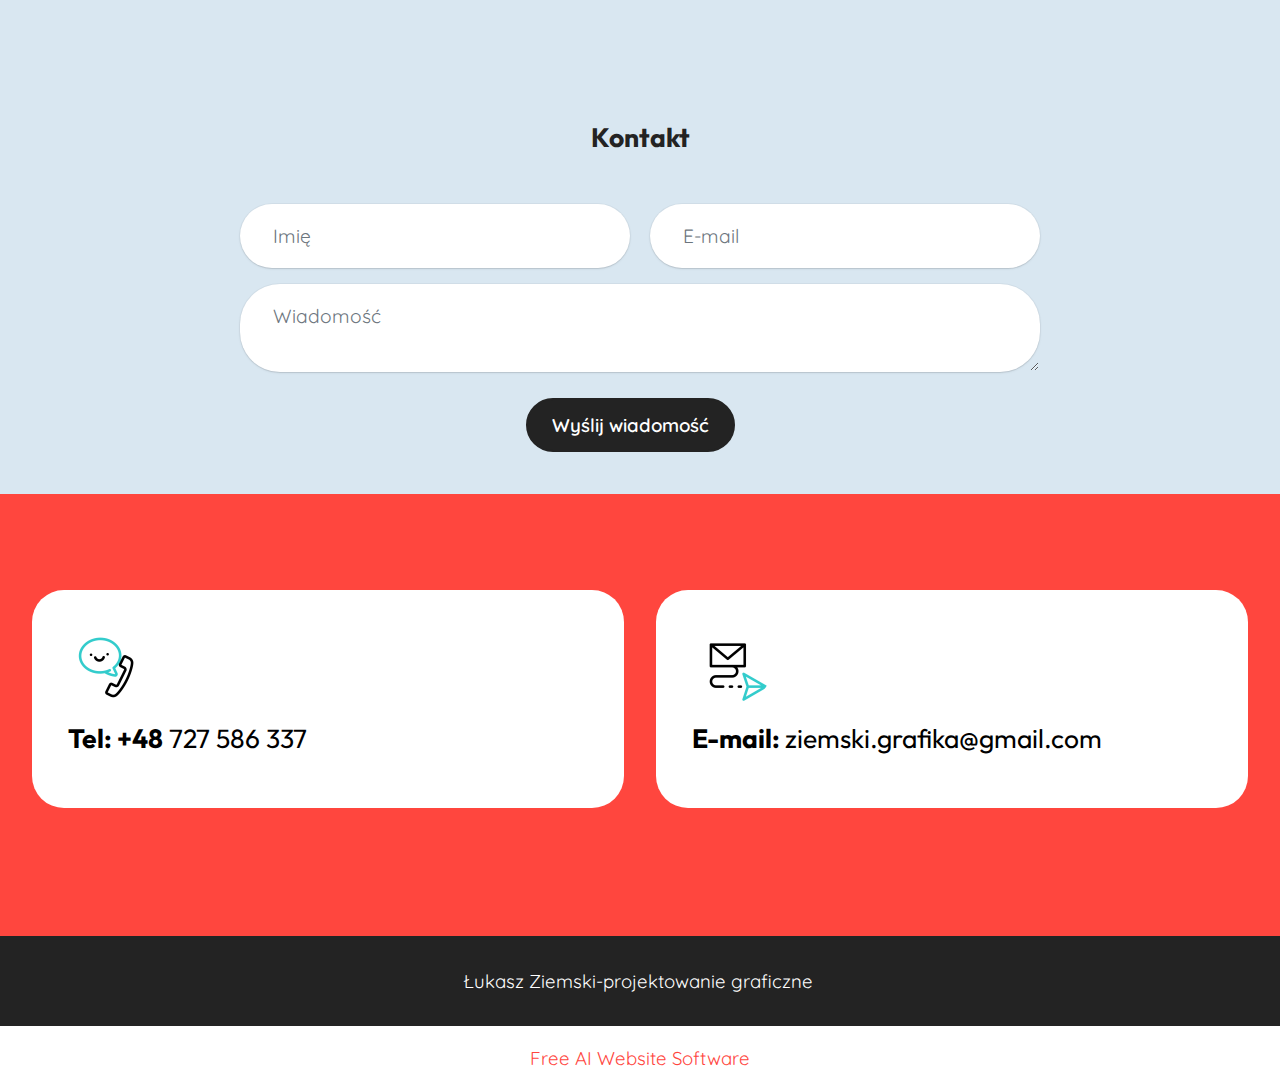
<file: page3.html>
<!DOCTYPE html>
<html  >
<head>
  <!-- Site made with Mobirise Website Builder v5.9.25, https://mobirise.com -->
  <meta charset="UTF-8">
  <meta http-equiv="X-UA-Compatible" content="IE=edge">
  <meta name="generator" content="Mobirise v5.9.25, mobirise.com">
  <meta name="viewport" content="width=device-width, initial-scale=1, minimum-scale=1">
  <link rel="shortcut icon" href="assets/images/1-128x132.png" type="image/x-icon">
  <meta name="description" content="">
  
  
  <title>Strony Internetowe</title>
  <link rel="stylesheet" href="assets/web/assets/mobirise-icons-bold/mobirise-icons-bold.css">
  <link rel="stylesheet" href="assets/web/assets/mobirise-icons2/mobirise2.css">
  <link rel="stylesheet" href="assets/bootstrap/css/bootstrap.min.css">
  <link rel="stylesheet" href="assets/bootstrap/css/bootstrap-grid.min.css">
  <link rel="stylesheet" href="assets/bootstrap/css/bootstrap-reboot.min.css">
  <link rel="stylesheet" href="assets/dropdown/css/style.css">
  <link rel="stylesheet" href="assets/socicon/css/styles.css">
  <link rel="stylesheet" href="assets/theme/css/style.css">
  <link rel="preload" href="https://fonts.googleapis.com/css?family=Outfit:100,200,300,400,500,600,700,800,900&display=swap" as="style" onload="this.onload=null;this.rel='stylesheet'">
  <noscript><link rel="stylesheet" href="https://fonts.googleapis.com/css?family=Outfit:100,200,300,400,500,600,700,800,900&display=swap"></noscript>
  <link rel="preload" href="https://fonts.googleapis.com/css?family=Dela+Gothic+One:400&display=swap" as="style" onload="this.onload=null;this.rel='stylesheet'">
  <noscript><link rel="stylesheet" href="https://fonts.googleapis.com/css?family=Dela+Gothic+One:400&display=swap"></noscript>
  <link rel="preload" href="https://fonts.googleapis.com/css?family=Quicksand:300,400,500,600,700&display=swap" as="style" onload="this.onload=null;this.rel='stylesheet'">
  <noscript><link rel="stylesheet" href="https://fonts.googleapis.com/css?family=Quicksand:300,400,500,600,700&display=swap"></noscript>
  <link rel="preload" href="https://fonts.googleapis.com/css?family=Golos+Text:400,500,600,700,800,900&display=swap" as="style" onload="this.onload=null;this.rel='stylesheet'">
  <noscript><link rel="stylesheet" href="https://fonts.googleapis.com/css?family=Golos+Text:400,500,600,700,800,900&display=swap"></noscript>
  <link rel="preload" as="style" href="assets/mobirise/css/mbr-additional.css?v=mE7f7Z"><link rel="stylesheet" href="assets/mobirise/css/mbr-additional.css?v=mE7f7Z" type="text/css">

  
  
  
</head>
<body>
  
  <section data-bs-version="5.1" class="menu menu2 cid-uE0j0TaCQB" once="menu" id="menu2-2b">
    
    <nav class="navbar navbar-dropdown navbar-fixed-top navbar-expand-lg">
        <div class="container-fluid">
            <div class="navbar-brand">
                <span class="navbar-logo">
                    <a href="index.html">
                        <img src="assets/images/2-1-92x95.png" alt="Mobirise Website Builder" style="height: 3rem;">
                    </a>
                </span>
                <span class="navbar-caption-wrap"><a class="navbar-caption text-white text-primary display-7" href="index.html">Łukasz Ziemski</a></span>
            </div>
            <button class="navbar-toggler" type="button" data-toggle="collapse" data-bs-toggle="collapse" data-target="#navbarSupportedContent" data-bs-target="#navbarSupportedContent" aria-controls="navbarNavAltMarkup" aria-expanded="false" aria-label="Toggle navigation">
                <div class="hamburger">
                    <span></span>
                    <span></span>
                    <span></span>
                    <span></span>
                </div>
            </button>
            <div class="collapse navbar-collapse" id="navbarSupportedContent">
                <ul class="navbar-nav nav-dropdown nav-right" data-app-modern-menu="true"><li class="nav-item"><a class="nav-link link text-white display-7" href="index.html">Główna</a></li><li class="nav-item"><a class="nav-link link text-white text-primary display-7" href="page7.html">O mnie</a></li><li class="nav-item"><a class="nav-link link text-white text-primary display-7" href="index.html#bottom">Kontakt</a></li><li class="nav-item dropdown"><a class="nav-link link dropdown-toggle text-white display-7" href="https://mobiri.se" data-toggle="dropdown-submenu" data-bs-toggle="dropdown" data-bs-auto-close="outside" aria-expanded="false"><span class="mbrib-features mbr-iconfont mbr-iconfont-btn" style="color: rgb(0, 229, 223);"></span>PORTFOLIO</a><div class="dropdown-menu" aria-labelledby="dropdown-729"><a class="dropdown-item text-white text-primary display-7" href="page2.html"><p>LOGO&nbsp;</p></a><a class="dropdown-item text-white text-primary display-7" href="page3.html">STRONY WWW</a><a class="dropdown-item text-white text-primary display-7" href="page1.html">DRUK</a><a class="dropdown-item show text-white text-primary display-7" href="page5.html" aria-expanded="false">PLAKATY</a><a class="show dropdown-item text-white text-primary display-7" href="page4.html">SOCIAL MEDIA</a><a class="show dropdown-item text-white display-7" href="page6.html">ILUSTRACJE</a></div></li></ul>
                
                
            </div>
        </div>
    </nav>
</section>

<section data-bs-version="5.1" class="gallery4 mbr-gallery cid-uF4EIlesl2" id="gallery4-2c">
    

    
    

    <div class="container-fluid">
        <div class="mbr-section-head">
            <h3 class="mbr-section-title mbr-fonts-style align-center m-0 display-1"><strong>Strony internetowe</strong><div><strong>
</strong></div></h3>
            <h4 class="mbr-section-subtitle mbr-fonts-style align-center mb-0 mt-2 display-2"></h4>
        </div>
        <div class="row mbr-gallery mt-4">
            <div class="col-12 col-md-6 col-lg-3 item gallery-image">
                <div class="item-wrapper" data-toggle="modal" data-bs-toggle="modal" data-target="#uFO6WGUGOG-modal" data-bs-target="#uFO6WGUGOG-modal">
                    <img class="w-100" src="assets/images/1-1.webp" alt="Mobirise Website Builder" data-slide-to="0" data-bs-slide-to="0" data-target="#lb-uFO6WGUGOG" data-bs-target="#lb-uFO6WGUGOG">
                    <div class="icon-wrapper">
                        <span class="mobi-mbri mobi-mbri-search mbr-iconfont mbr-iconfont-btn"></span>
                    </div>
                </div>
                
            </div>
            <div class="col-12 col-md-6 col-lg-3 item gallery-image">
                <div class="item-wrapper" data-toggle="modal" data-bs-toggle="modal" data-target="#uFO6WGUGOG-modal" data-bs-target="#uFO6WGUGOG-modal">
                    <img class="w-100" src="assets/images/1b-1.webp" alt="Mobirise Website Builder" data-slide-to="1" data-bs-slide-to="1" data-target="#lb-uFO6WGUGOG" data-bs-target="#lb-uFO6WGUGOG">
                    <div class="icon-wrapper">
                        <span class="mobi-mbri mobi-mbri-search mbr-iconfont mbr-iconfont-btn"></span>
                    </div>
                </div>
                
            </div>
            <div class="col-12 col-md-6 col-lg-3 item gallery-image">
                <div class="item-wrapper" data-toggle="modal" data-bs-toggle="modal" data-target="#uFO6WGUGOG-modal" data-bs-target="#uFO6WGUGOG-modal">
                    <img class="w-100" src="assets/images/2-2.webp" alt="Mobirise Website Builder" data-slide-to="2" data-bs-slide-to="2" data-target="#lb-uFO6WGUGOG" data-bs-target="#lb-uFO6WGUGOG">
                    <div class="icon-wrapper">
                        <span class="mobi-mbri mobi-mbri-search mbr-iconfont mbr-iconfont-btn"></span>
                    </div>
                </div>
                
            </div>
            <div class="col-12 col-md-6 col-lg-3 item gallery-image">
                <div class="item-wrapper" data-toggle="modal" data-bs-toggle="modal" data-target="#uFO6WGUGOG-modal" data-bs-target="#uFO6WGUGOG-modal">
                    <img class="w-100" src="assets/images/2b.webp" alt="Mobirise Website Builder" data-slide-to="3" data-bs-slide-to="3" data-target="#lb-uFO6WGUGOG" data-bs-target="#lb-uFO6WGUGOG">
                    <div class="icon-wrapper">
                        <span class="mobi-mbri mobi-mbri-search mbr-iconfont mbr-iconfont-btn"></span>
                    </div>
                </div>
                
            </div><div class="col-12 col-md-6 col-lg-3 item gallery-image">
                <div class="item-wrapper" data-toggle="modal" data-bs-toggle="modal" data-target="#uFO6WGUGOG-modal" data-bs-target="#uFO6WGUGOG-modal">
                    <img class="w-100" src="assets/images/3-9.webp" alt="Mobirise Website Builder" data-slide-to="4" data-bs-slide-to="4" data-target="#lb-uFO6WGUGOG" data-bs-target="#lb-uFO6WGUGOG">
                    <div class="icon-wrapper">
                        <span class="mobi-mbri mobi-mbri-search mbr-iconfont mbr-iconfont-btn"></span>
                    </div>
                </div>
                
            </div><div class="col-12 col-md-6 col-lg-3 item gallery-image">
                <div class="item-wrapper" data-toggle="modal" data-bs-toggle="modal" data-target="#uFO6WGUGOG-modal" data-bs-target="#uFO6WGUGOG-modal">
                    <img class="w-100" src="assets/images/3b.webp" alt="Mobirise Website Builder" data-slide-to="5" data-bs-slide-to="5" data-target="#lb-uFO6WGUGOG" data-bs-target="#lb-uFO6WGUGOG">
                    <div class="icon-wrapper">
                        <span class="mobi-mbri mobi-mbri-search mbr-iconfont mbr-iconfont-btn"></span>
                    </div>
                </div>
                
            </div><div class="col-12 col-md-6 col-lg-3 item gallery-image">
                <div class="item-wrapper" data-toggle="modal" data-bs-toggle="modal" data-target="#uFO6WGUGOG-modal" data-bs-target="#uFO6WGUGOG-modal">
                    <img class="w-100" src="assets/images/4-4.webp" alt="Mobirise Website Builder" data-slide-to="6" data-bs-slide-to="6" data-target="#lb-uFO6WGUGOG" data-bs-target="#lb-uFO6WGUGOG">
                    <div class="icon-wrapper">
                        <span class="mobi-mbri mobi-mbri-search mbr-iconfont mbr-iconfont-btn"></span>
                    </div>
                </div>
                
            </div><div class="col-12 col-md-6 col-lg-3 item gallery-image">
                <div class="item-wrapper" data-toggle="modal" data-bs-toggle="modal" data-target="#uFO6WGUGOG-modal" data-bs-target="#uFO6WGUGOG-modal">
                    <img class="w-100" src="assets/images/4b.webp" alt="Mobirise Website Builder" data-slide-to="7" data-bs-slide-to="7" data-target="#lb-uFO6WGUGOG" data-bs-target="#lb-uFO6WGUGOG">
                    <div class="icon-wrapper">
                        <span class="mobi-mbri mobi-mbri-search mbr-iconfont mbr-iconfont-btn"></span>
                    </div>
                </div>
                
            </div><div class="col-12 col-md-6 col-lg-3 item gallery-image">
                <div class="item-wrapper" data-toggle="modal" data-bs-toggle="modal" data-target="#uFO6WGUGOG-modal" data-bs-target="#uFO6WGUGOG-modal">
                    <img class="w-100" src="assets/images/5-4.webp" alt="Mobirise Website Builder" data-slide-to="8" data-bs-slide-to="8" data-target="#lb-uFO6WGUGOG" data-bs-target="#lb-uFO6WGUGOG">
                    <div class="icon-wrapper">
                        <span class="mobi-mbri mobi-mbri-search mbr-iconfont mbr-iconfont-btn"></span>
                    </div>
                </div>
                
            </div><div class="col-12 col-md-6 col-lg-3 item gallery-image">
                <div class="item-wrapper" data-toggle="modal" data-bs-toggle="modal" data-target="#uFO6WGUGOG-modal" data-bs-target="#uFO6WGUGOG-modal">
                    <img class="w-100" src="assets/images/5b.webp" alt="Mobirise Website Builder" data-slide-to="9" data-bs-slide-to="9" data-target="#lb-uFO6WGUGOG" data-bs-target="#lb-uFO6WGUGOG">
                    <div class="icon-wrapper">
                        <span class="mobi-mbri mobi-mbri-search mbr-iconfont mbr-iconfont-btn"></span>
                    </div>
                </div>
                
            </div><div class="col-12 col-md-6 col-lg-3 item gallery-image">
                <div class="item-wrapper" data-toggle="modal" data-bs-toggle="modal" data-target="#uFO6WGUGOG-modal" data-bs-target="#uFO6WGUGOG-modal">
                    <img class="w-100" src="assets/images/6-5.webp" alt="Mobirise Website Builder" data-slide-to="10" data-bs-slide-to="10" data-target="#lb-uFO6WGUGOG" data-bs-target="#lb-uFO6WGUGOG">
                    <div class="icon-wrapper">
                        <span class="mobi-mbri mobi-mbri-search mbr-iconfont mbr-iconfont-btn"></span>
                    </div>
                </div>
                
            </div><div class="col-12 col-md-6 col-lg-3 item gallery-image">
                <div class="item-wrapper" data-toggle="modal" data-bs-toggle="modal" data-target="#uFO6WGUGOG-modal" data-bs-target="#uFO6WGUGOG-modal">
                    <img class="w-100" src="assets/images/6b.webp" alt="Mobirise Website Builder" data-slide-to="11" data-bs-slide-to="11" data-target="#lb-uFO6WGUGOG" data-bs-target="#lb-uFO6WGUGOG">
                    <div class="icon-wrapper">
                        <span class="mobi-mbri mobi-mbri-search mbr-iconfont mbr-iconfont-btn"></span>
                    </div>
                </div>
                
            </div><div class="col-12 col-md-6 col-lg-3 item gallery-image">
                <div class="item-wrapper" data-toggle="modal" data-bs-toggle="modal" data-target="#uFO6WGUGOG-modal" data-bs-target="#uFO6WGUGOG-modal">
                    <img class="w-100" src="assets/images/7-4.webp" alt="Mobirise Website Builder" data-slide-to="12" data-bs-slide-to="12" data-target="#lb-uFO6WGUGOG" data-bs-target="#lb-uFO6WGUGOG">
                    <div class="icon-wrapper">
                        <span class="mobi-mbri mobi-mbri-search mbr-iconfont mbr-iconfont-btn"></span>
                    </div>
                </div>
                
            </div><div class="col-12 col-md-6 col-lg-3 item gallery-image">
                <div class="item-wrapper" data-toggle="modal" data-bs-toggle="modal" data-target="#uFO6WGUGOG-modal" data-bs-target="#uFO6WGUGOG-modal">
                    <img class="w-100" src="assets/images/7b.webp" alt="Mobirise Website Builder" data-slide-to="13" data-bs-slide-to="13" data-target="#lb-uFO6WGUGOG" data-bs-target="#lb-uFO6WGUGOG">
                    <div class="icon-wrapper">
                        <span class="mobi-mbri mobi-mbri-search mbr-iconfont mbr-iconfont-btn"></span>
                    </div>
                </div>
                
            </div><div class="col-12 col-md-6 col-lg-3 item gallery-image">
                <div class="item-wrapper" data-toggle="modal" data-bs-toggle="modal" data-target="#uFO6WGUGOG-modal" data-bs-target="#uFO6WGUGOG-modal">
                    <img class="w-100" src="assets/images/8-1.webp" alt="Mobirise Website Builder" data-slide-to="14" data-bs-slide-to="14" data-target="#lb-uFO6WGUGOG" data-bs-target="#lb-uFO6WGUGOG">
                    <div class="icon-wrapper">
                        <span class="mobi-mbri mobi-mbri-search mbr-iconfont mbr-iconfont-btn"></span>
                    </div>
                </div>
                
            </div><div class="col-12 col-md-6 col-lg-3 item gallery-image">
                <div class="item-wrapper" data-toggle="modal" data-bs-toggle="modal" data-target="#uFO6WGUGOG-modal" data-bs-target="#uFO6WGUGOG-modal">
                    <img class="w-100" src="assets/images/8b.webp" alt="Mobirise Website Builder" data-slide-to="15" data-bs-slide-to="15" data-target="#lb-uFO6WGUGOG" data-bs-target="#lb-uFO6WGUGOG">
                    <div class="icon-wrapper">
                        <span class="mobi-mbri mobi-mbri-search mbr-iconfont mbr-iconfont-btn"></span>
                    </div>
                </div>
                
            </div><div class="col-12 col-md-6 col-lg-3 item gallery-image">
                <div class="item-wrapper" data-toggle="modal" data-bs-toggle="modal" data-target="#uFO6WGUGOG-modal" data-bs-target="#uFO6WGUGOG-modal">
                    <img class="w-100" src="assets/images/9-3.webp" alt="Mobirise Website Builder" data-slide-to="16" data-bs-slide-to="16" data-target="#lb-uFO6WGUGOG" data-bs-target="#lb-uFO6WGUGOG">
                    <div class="icon-wrapper">
                        <span class="mobi-mbri mobi-mbri-search mbr-iconfont mbr-iconfont-btn"></span>
                    </div>
                </div>
                
            </div><div class="col-12 col-md-6 col-lg-3 item gallery-image">
                <div class="item-wrapper" data-toggle="modal" data-bs-toggle="modal" data-target="#uFO6WGUGOG-modal" data-bs-target="#uFO6WGUGOG-modal">
                    <img class="w-100" src="assets/images/9b.webp" alt="Mobirise Website Builder" data-slide-to="17" data-bs-slide-to="17" data-target="#lb-uFO6WGUGOG" data-bs-target="#lb-uFO6WGUGOG">
                    <div class="icon-wrapper">
                        <span class="mobi-mbri mobi-mbri-search mbr-iconfont mbr-iconfont-btn"></span>
                    </div>
                </div>
                
            </div><div class="col-12 col-md-6 col-lg-3 item gallery-image">
                <div class="item-wrapper" data-toggle="modal" data-bs-toggle="modal" data-target="#uFO6WGUGOG-modal" data-bs-target="#uFO6WGUGOG-modal">
                    <img class="w-100" src="assets/images/10-2.webp" alt="Mobirise Website Builder" data-slide-to="18" data-bs-slide-to="18" data-target="#lb-uFO6WGUGOG" data-bs-target="#lb-uFO6WGUGOG">
                    <div class="icon-wrapper">
                        <span class="mobi-mbri mobi-mbri-search mbr-iconfont mbr-iconfont-btn"></span>
                    </div>
                </div>
                
            </div><div class="col-12 col-md-6 col-lg-3 item gallery-image">
                <div class="item-wrapper" data-toggle="modal" data-bs-toggle="modal" data-target="#uFO6WGUGOG-modal" data-bs-target="#uFO6WGUGOG-modal">
                    <img class="w-100" src="assets/images/10b.webp" alt="Mobirise Website Builder" data-slide-to="19" data-bs-slide-to="19" data-target="#lb-uFO6WGUGOG" data-bs-target="#lb-uFO6WGUGOG">
                    <div class="icon-wrapper">
                        <span class="mobi-mbri mobi-mbri-search mbr-iconfont mbr-iconfont-btn"></span>
                    </div>
                </div>
                
            </div><div class="col-12 col-md-6 col-lg-3 item gallery-image">
                <div class="item-wrapper" data-toggle="modal" data-bs-toggle="modal" data-target="#uFO6WGUGOG-modal" data-bs-target="#uFO6WGUGOG-modal">
                    <img class="w-100" src="assets/images/11-3.webp" alt="Mobirise Website Builder" data-slide-to="20" data-bs-slide-to="20" data-target="#lb-uFO6WGUGOG" data-bs-target="#lb-uFO6WGUGOG">
                    <div class="icon-wrapper">
                        <span class="mobi-mbri mobi-mbri-search mbr-iconfont mbr-iconfont-btn"></span>
                    </div>
                </div>
                
            </div><div class="col-12 col-md-6 col-lg-3 item gallery-image">
                <div class="item-wrapper" data-toggle="modal" data-bs-toggle="modal" data-target="#uFO6WGUGOG-modal" data-bs-target="#uFO6WGUGOG-modal">
                    <img class="w-100" src="assets/images/11b.webp" alt="Mobirise Website Builder" data-slide-to="21" data-bs-slide-to="21" data-target="#lb-uFO6WGUGOG" data-bs-target="#lb-uFO6WGUGOG">
                    <div class="icon-wrapper">
                        <span class="mobi-mbri mobi-mbri-search mbr-iconfont mbr-iconfont-btn"></span>
                    </div>
                </div>
                
            </div><div class="col-12 col-md-6 col-lg-3 item gallery-image">
                <div class="item-wrapper" data-toggle="modal" data-bs-toggle="modal" data-target="#uFO6WGUGOG-modal" data-bs-target="#uFO6WGUGOG-modal">
                    <img class="w-100" src="assets/images/12-1.webp" alt="Mobirise Website Builder" data-slide-to="22" data-bs-slide-to="22" data-target="#lb-uFO6WGUGOG" data-bs-target="#lb-uFO6WGUGOG">
                    <div class="icon-wrapper">
                        <span class="mobi-mbri mobi-mbri-search mbr-iconfont mbr-iconfont-btn"></span>
                    </div>
                </div>
                
            </div><div class="col-12 col-md-6 col-lg-3 item gallery-image">
                <div class="item-wrapper" data-toggle="modal" data-bs-toggle="modal" data-target="#uFO6WGUGOG-modal" data-bs-target="#uFO6WGUGOG-modal">
                    <img class="w-100" src="assets/images/12b-1.webp" alt="Mobirise Website Builder" data-slide-to="23" data-bs-slide-to="23" data-target="#lb-uFO6WGUGOG" data-bs-target="#lb-uFO6WGUGOG">
                    <div class="icon-wrapper">
                        <span class="mobi-mbri mobi-mbri-search mbr-iconfont mbr-iconfont-btn"></span>
                    </div>
                </div>
                
            </div>
        </div>

        <div class="modal mbr-slider" tabindex="-1" role="dialog" aria-hidden="true" id="uFO6WGUGOG-modal">
            <div class="modal-dialog" role="document">
                <div class="modal-content">
                    <div class="modal-body">
                        <div class="carousel slide" id="lb-uFO6WGUGOG" data-interval="5000" data-bs-interval="5000">
                            <div class="carousel-inner">
                                <div class="carousel-item active">
                                    <img class="d-block w-100" src="assets/images/1-1.webp" alt="Mobirise Website Builder">
                                </div>
                                <div class="carousel-item">
                                    <img class="d-block w-100" src="assets/images/1b-1.webp" alt="Mobirise Website Builder">
                                </div>
                                <div class="carousel-item">
                                    <img class="d-block w-100" src="assets/images/2-2.webp" alt="Mobirise Website Builder">
                                </div>
                                <div class="carousel-item">
                                    <img class="d-block w-100" src="assets/images/2b.webp" alt="Mobirise Website Builder">
                                </div><div class="carousel-item">
                                    <img class="d-block w-100" src="assets/images/3-9.webp" alt="Mobirise Website Builder">
                                </div><div class="carousel-item">
                                    <img class="d-block w-100" src="assets/images/3b.webp" alt="Mobirise Website Builder">
                                </div><div class="carousel-item">
                                    <img class="d-block w-100" src="assets/images/4-4.webp" alt="Mobirise Website Builder">
                                </div><div class="carousel-item">
                                    <img class="d-block w-100" src="assets/images/4b.webp" alt="Mobirise Website Builder">
                                </div><div class="carousel-item">
                                    <img class="d-block w-100" src="assets/images/5-4.webp" alt="Mobirise Website Builder">
                                </div><div class="carousel-item">
                                    <img class="d-block w-100" src="assets/images/5b.webp" alt="Mobirise Website Builder">
                                </div><div class="carousel-item">
                                    <img class="d-block w-100" src="assets/images/6-5.webp" alt="Mobirise Website Builder">
                                </div><div class="carousel-item">
                                    <img class="d-block w-100" src="assets/images/6b.webp" alt="Mobirise Website Builder">
                                </div><div class="carousel-item">
                                    <img class="d-block w-100" src="assets/images/7-4.webp" alt="Mobirise Website Builder">
                                </div><div class="carousel-item">
                                    <img class="d-block w-100" src="assets/images/7b.webp" alt="Mobirise Website Builder">
                                </div><div class="carousel-item">
                                    <img class="d-block w-100" src="assets/images/8-1.webp" alt="Mobirise Website Builder">
                                </div><div class="carousel-item">
                                    <img class="d-block w-100" src="assets/images/8b.webp" alt="Mobirise Website Builder">
                                </div><div class="carousel-item">
                                    <img class="d-block w-100" src="assets/images/9-3.webp" alt="Mobirise Website Builder">
                                </div><div class="carousel-item">
                                    <img class="d-block w-100" src="assets/images/9b.webp" alt="Mobirise Website Builder">
                                </div><div class="carousel-item">
                                    <img class="d-block w-100" src="assets/images/10-2.webp" alt="Mobirise Website Builder">
                                </div><div class="carousel-item">
                                    <img class="d-block w-100" src="assets/images/10b.webp" alt="Mobirise Website Builder">
                                </div><div class="carousel-item">
                                    <img class="d-block w-100" src="assets/images/11-3.webp" alt="Mobirise Website Builder">
                                </div><div class="carousel-item">
                                    <img class="d-block w-100" src="assets/images/11b.webp" alt="Mobirise Website Builder">
                                </div><div class="carousel-item">
                                    <img class="d-block w-100" src="assets/images/12-1.webp" alt="Mobirise Website Builder">
                                </div><div class="carousel-item">
                                    <img class="d-block w-100" src="assets/images/12b-1.webp" alt="Mobirise Website Builder">
                                </div>
                            </div>
                            <ol class="carousel-indicators">
                                <li data-slide-to="0" data-bs-slide-to="0" class="active" data-target="#lb-uFO6WGUGOG" data-bs-target="#lb-uFO6WGUGOG"></li>
                                <li data-slide-to="1" data-bs-slide-to="1" data-target="#lb-uFO6WGUGOG" data-bs-target="#lb-uFO6WGUGOG"></li>
                                <li data-slide-to="2" data-bs-slide-to="2" data-target="#lb-uFO6WGUGOG" data-bs-target="#lb-uFO6WGUGOG"></li>
                                <li data-slide-to="3" data-bs-slide-to="3" data-target="#lb-uFO6WGUGOG" data-bs-target="#lb-uFO6WGUGOG"></li><li data-slide-to="4" data-bs-slide-to="4" data-target="#lb-uFO6WGUGOG" data-bs-target="#lb-uFO6WGUGOG"></li><li data-slide-to="5" data-bs-slide-to="5" data-target="#lb-uFO6WGUGOG" data-bs-target="#lb-uFO6WGUGOG"></li><li data-slide-to="6" data-bs-slide-to="6" data-target="#lb-uFO6WGUGOG" data-bs-target="#lb-uFO6WGUGOG"></li><li data-slide-to="7" data-bs-slide-to="7" data-target="#lb-uFO6WGUGOG" data-bs-target="#lb-uFO6WGUGOG"></li><li data-slide-to="8" data-bs-slide-to="8" data-target="#lb-uFO6WGUGOG" data-bs-target="#lb-uFO6WGUGOG"></li><li data-slide-to="9" data-bs-slide-to="9" data-target="#lb-uFO6WGUGOG" data-bs-target="#lb-uFO6WGUGOG"></li><li data-slide-to="10" data-bs-slide-to="10" data-target="#lb-uFO6WGUGOG" data-bs-target="#lb-uFO6WGUGOG"></li><li data-slide-to="11" data-bs-slide-to="11" data-target="#lb-uFO6WGUGOG" data-bs-target="#lb-uFO6WGUGOG"></li><li data-slide-to="12" data-bs-slide-to="12" data-target="#lb-uFO6WGUGOG" data-bs-target="#lb-uFO6WGUGOG"></li><li data-slide-to="13" data-bs-slide-to="13" data-target="#lb-uFO6WGUGOG" data-bs-target="#lb-uFO6WGUGOG"></li><li data-slide-to="14" data-bs-slide-to="14" data-target="#lb-uFO6WGUGOG" data-bs-target="#lb-uFO6WGUGOG"></li><li data-slide-to="15" data-bs-slide-to="15" data-target="#lb-uFO6WGUGOG" data-bs-target="#lb-uFO6WGUGOG"></li><li data-slide-to="16" data-bs-slide-to="16" data-target="#lb-uFO6WGUGOG" data-bs-target="#lb-uFO6WGUGOG"></li><li data-slide-to="17" data-bs-slide-to="17" data-target="#lb-uFO6WGUGOG" data-bs-target="#lb-uFO6WGUGOG"></li><li data-slide-to="18" data-bs-slide-to="18" data-target="#lb-uFO6WGUGOG" data-bs-target="#lb-uFO6WGUGOG"></li><li data-slide-to="19" data-bs-slide-to="19" data-target="#lb-uFO6WGUGOG" data-bs-target="#lb-uFO6WGUGOG"></li><li data-slide-to="20" data-bs-slide-to="20" data-target="#lb-uFO6WGUGOG" data-bs-target="#lb-uFO6WGUGOG"></li><li data-slide-to="21" data-bs-slide-to="21" data-target="#lb-uFO6WGUGOG" data-bs-target="#lb-uFO6WGUGOG"></li><li data-slide-to="22" data-bs-slide-to="22" data-target="#lb-uFO6WGUGOG" data-bs-target="#lb-uFO6WGUGOG"></li><li data-slide-to="23" data-bs-slide-to="23" data-target="#lb-uFO6WGUGOG" data-bs-target="#lb-uFO6WGUGOG"></li>
                            </ol>
                            <a role="button" href="" class="close" data-dismiss="modal" data-bs-dismiss="modal" aria-label="Close">
                            </a>
                            <a class="carousel-control-prev carousel-control" role="button" data-slide="prev" data-bs-slide="prev" href="#lb-uFO6WGUGOG">
                                <span class="mobi-mbri mobi-mbri-arrow-prev" aria-hidden="true"></span>
                                <span class="sr-only visually-hidden">Previous</span>
                            </a>
                            <a class="carousel-control-next carousel-control" role="button" data-slide="next" data-bs-slide="next" href="#lb-uFO6WGUGOG">
                                <span class="mobi-mbri mobi-mbri-arrow-next" aria-hidden="true"></span>
                                <span class="sr-only visually-hidden">Next</span>
                            </a>
                        </div>
                    </div>
                </div>
            </div>
        </div>
    </div>
</section>

<section data-bs-version="5.1" class="form5 cid-uFkcGgOmIr" id="form02-3w">
    
    
    <div class="container">
        <div class="row justify-content-center">
            <div class="col-12 content-head">
                <div class="mbr-section-head mb-5">
                    <h3 class="mbr-section-title mbr-fonts-style align-center mb-0 display-2">
                        <strong>Kontakt</strong></h3>
                    
                </div>
            </div>
        </div>
        <div class="row justify-content-center">
            <div class="col-lg-8 mx-auto mbr-form" data-form-type="formoid">
                <form action="https://mobirise.eu/" method="POST" class="mbr-form form-with-styler" data-form-title="Form Name"><input type="hidden" name="email" data-form-email="true" value="wiHsde5ssJtYg16UtqqD5D+09zccpf8rPbCRidFYubN+CR61sqPdJ7gKRboxdE1Xivmudf+QWNnQ0N00qFrcggZxqv3y9xN72M1Ldxz3+YzhWvl/bmI55XJqsm5pPDi2">
                    <div class="row">
                        <div hidden="hidden" data-form-alert="" class="alert alert-success col-12">Dziękuję za wiadomość :)</div>
                        <div hidden="hidden" data-form-alert-danger="" class="alert alert-danger col-12">
                            Oops...! some problem!
                        </div>
                    </div>
                    <div class="dragArea row">
                        <div class="col-md col-sm-12 form-group mb-3" data-for="name">
                            <input type="text" name="name" placeholder="Imię" data-form-field="name" class="form-control" value="" id="name-form02-3w">
                        </div>
                        <div class="col-md col-sm-12 form-group mb-3" data-for="email">
                            <input type="email" name="email" placeholder="E-mail" data-form-field="email" class="form-control" value="" id="email-form02-3w">
                        </div>
                        
                        <div class="col-12 form-group mb-3" data-for="textarea">
                            <textarea name="textarea" placeholder="Wiadomość" data-form-field="textarea" class="form-control" id="textarea-form02-3w"></textarea>
                        </div>
                        <div class="col-lg-12 col-md-12 col-sm-12 align-center mbr-section-btn"><button type="submit" class="btn btn-black display-7">Wyślij wiadomość</button></div>
                    </div>
                </form>
            </div>
        </div>
    </div>
</section>

<section data-bs-version="5.1" class="start features20 cid-uFkcHQYPdH" id="features020-3x">
	

	
	
	<div class="container">
		
		<div class="row">
			<div class="item features-without-image col-12 col-md-6 col-lg-6 item-mb">
				<div class="item-wrapper">
					<div class="card-box align-left">
						<div class="img-wrapper mb-3">
							<img src="assets/images/calling-10182244.gif" alt="">
						</div>
						<h5 class="card-title mbr-fonts-style display-2">
							<strong>Tel:&nbsp;</strong><strong>+48</strong> 727 586 337</h5>
						
					</div>
				</div>
			</div>
			<div class="item features-without-image col-12 col-md-6 col-lg-6 item-mb">
				<div class="item-wrapper">
					<div class="card-box align-left">
						<div class="img-wrapper mb-3">
							<img src="assets/images/message-11919478.gif" alt="">
						</div>
						<h5 class="card-title mbr-fonts-style display-2">
							<strong>E-mail: </strong>ziemski.grafika@gmail.com</h5>
						
					</div>
				</div>
			</div>
			
		</div>
	</div>
</section>

<section data-bs-version="5.1" class="footer4 cid-uFCS1aocQd" once="footers" id="footer04-4e">

    

    

    <div class="container">
        <div class="media-container-row align-center mbr-white">
            <div class="col-12">
                <p class="mbr-text mb-0 mbr-fonts-style display-7">
                    Łukasz Ziemski-projektowanie graficzne&nbsp;</p>
            </div>
        </div>
    </div>
</section><section class="display-7" style="padding: 0;align-items: center;justify-content: center;flex-wrap: wrap;    align-content: center;display: flex;position: relative;height: 4rem;"><a href="https://mobiri.se/3072950" style="flex: 1 1;height: 4rem;position: absolute;width: 100%;z-index: 1;"><img alt="" style="height: 4rem;" src="[data-uri]"></a><p style="margin: 0;text-align: center;" class="display-7">&#8204;</p><a style="z-index:1" href="https://mobirise.com/builder/ai-website-builder.html">Free AI Website Software</a></section><script src="assets/bootstrap/js/bootstrap.bundle.min.js"></script>  <script src="assets/smoothscroll/smooth-scroll.js"></script>  <script src="assets/ytplayer/index.js"></script>  <script src="assets/dropdown/js/navbar-dropdown.js"></script>  <script src="assets/theme/js/script.js"></script>  <script src="assets/formoid/formoid.min.js"></script>  
  
  
</body>
</html>
</file>
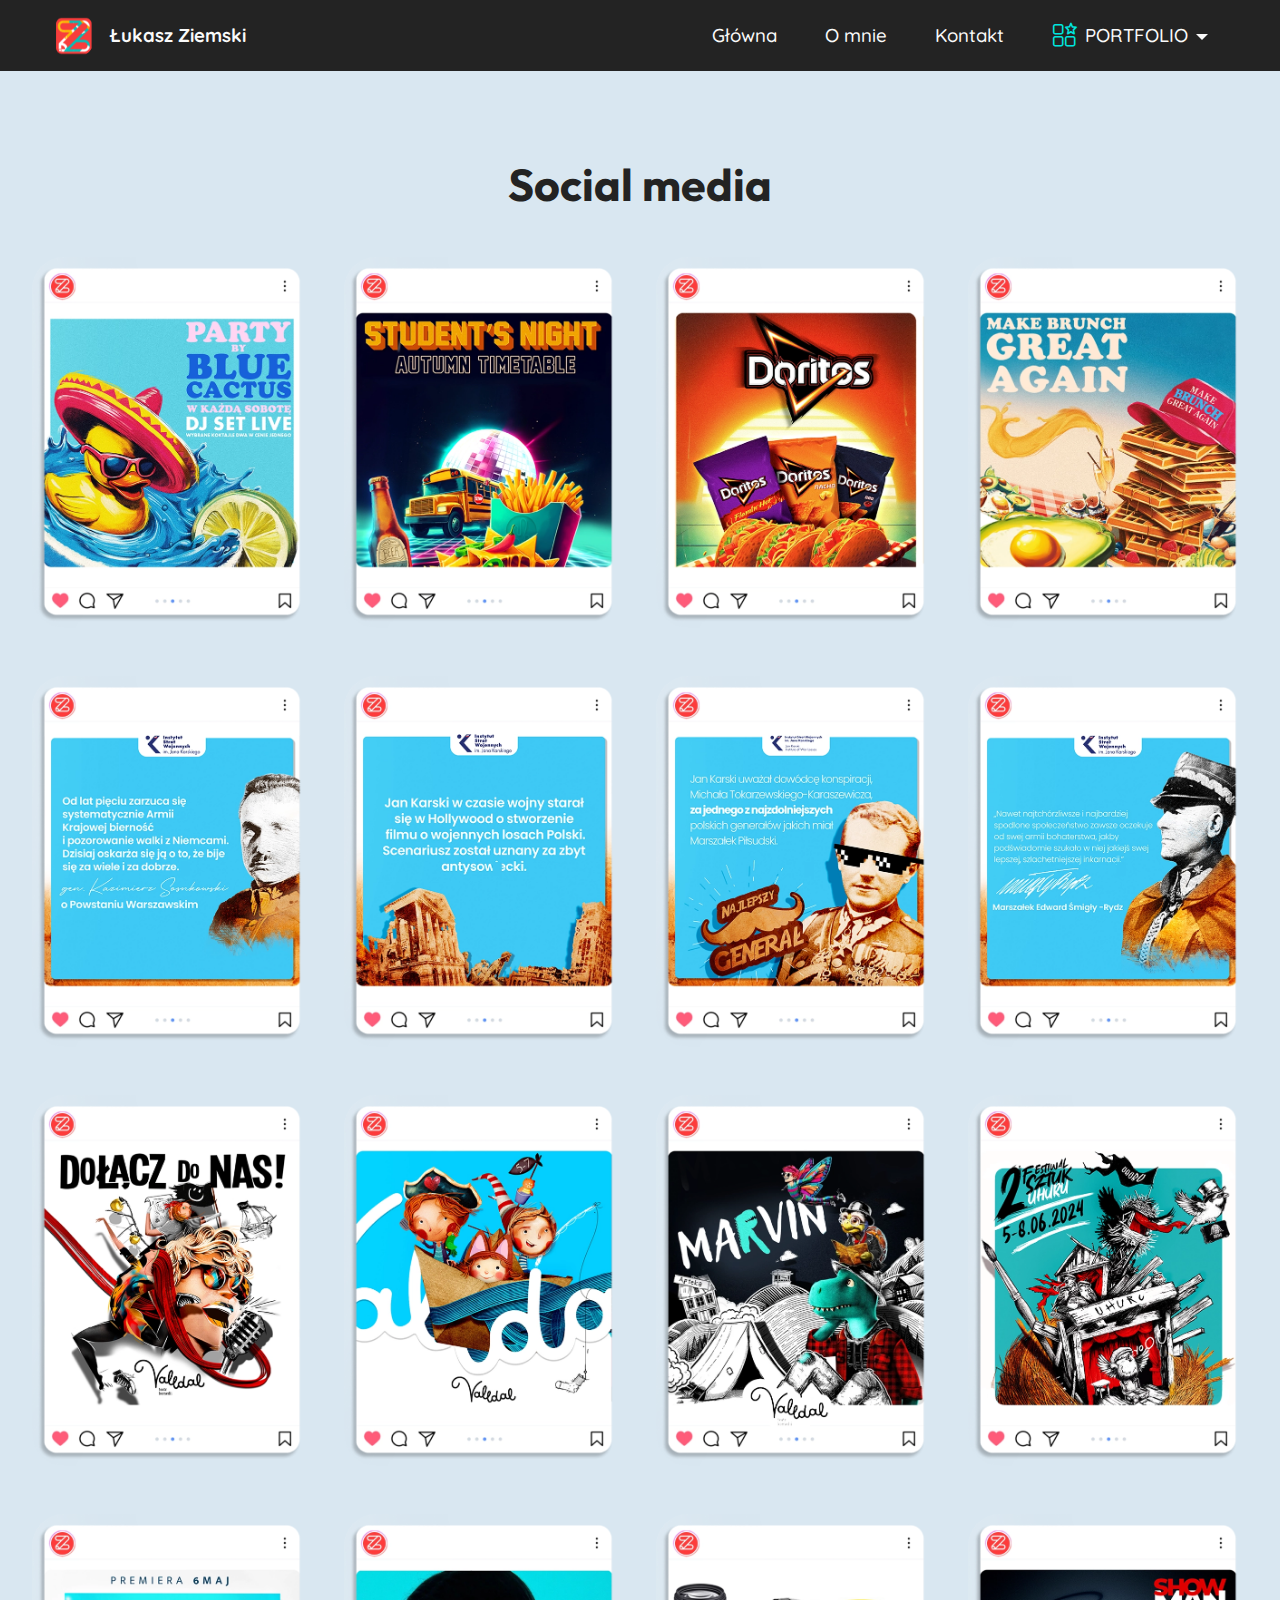
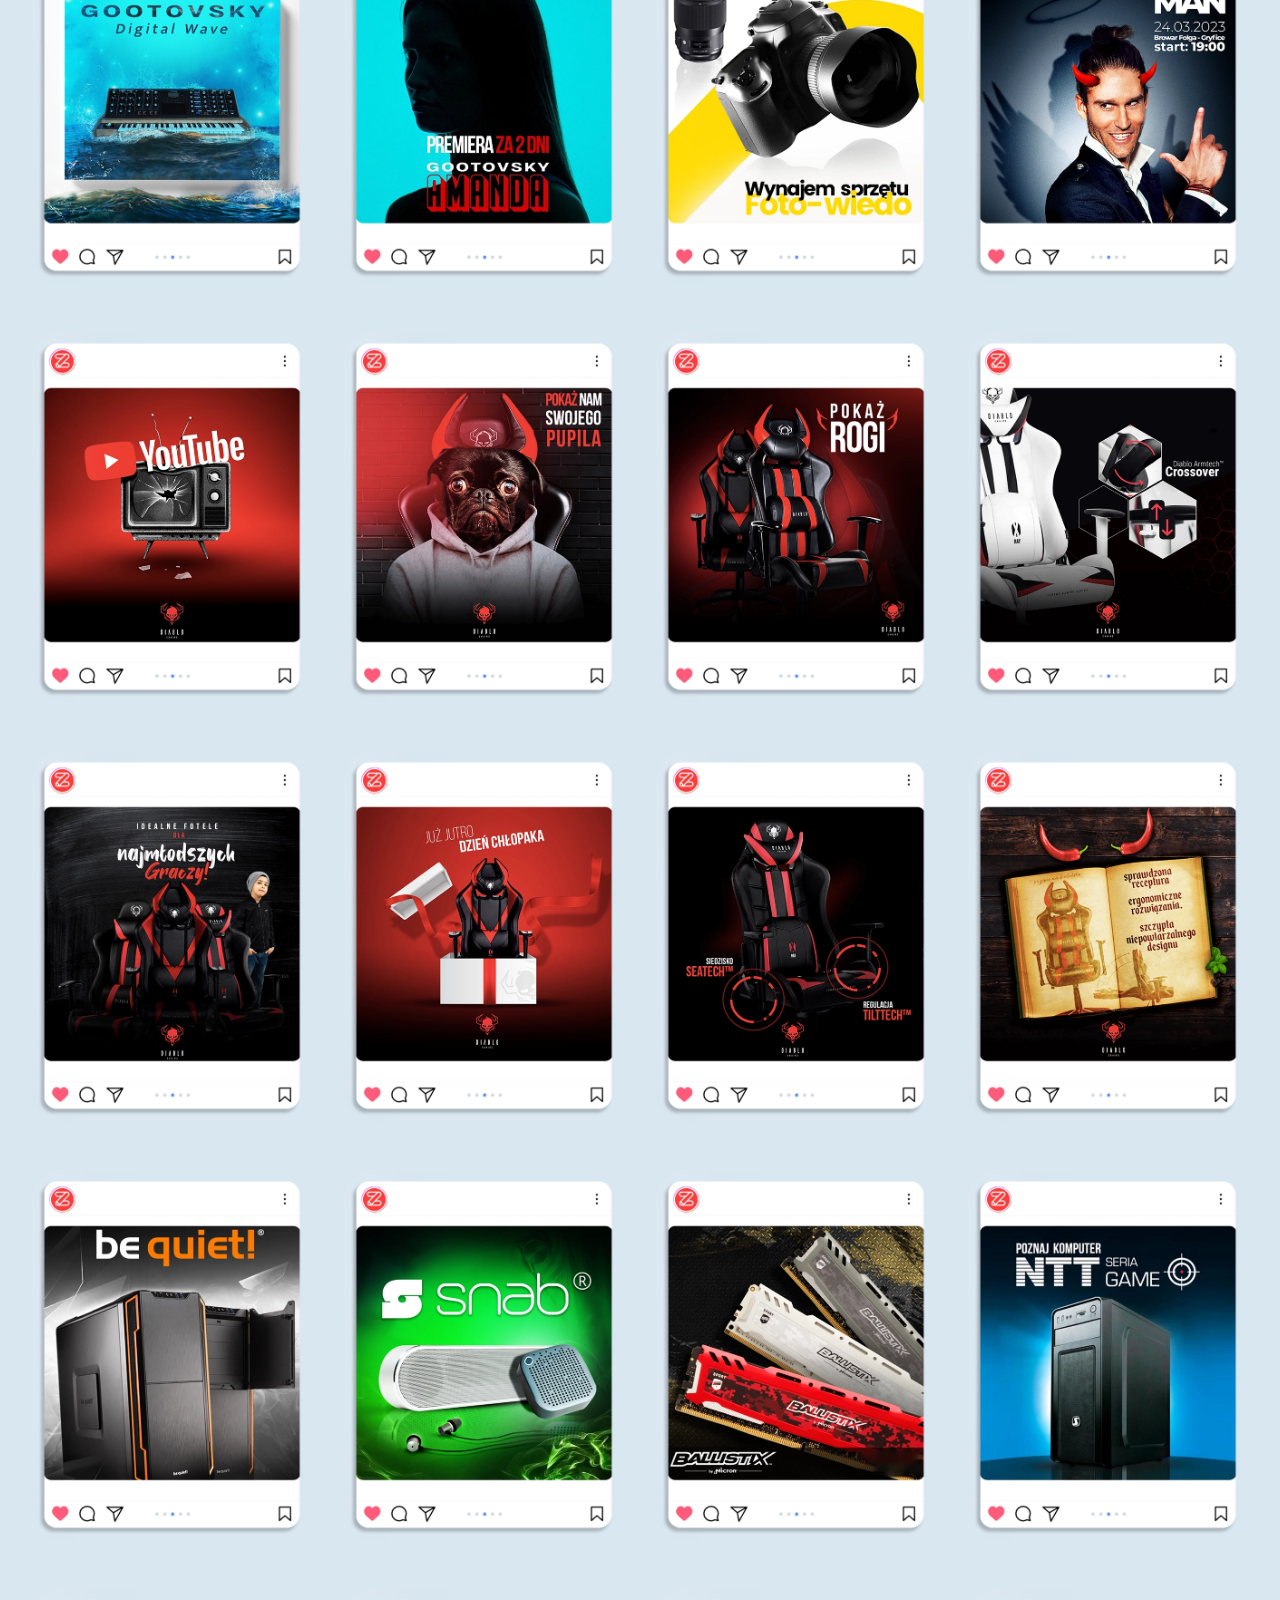
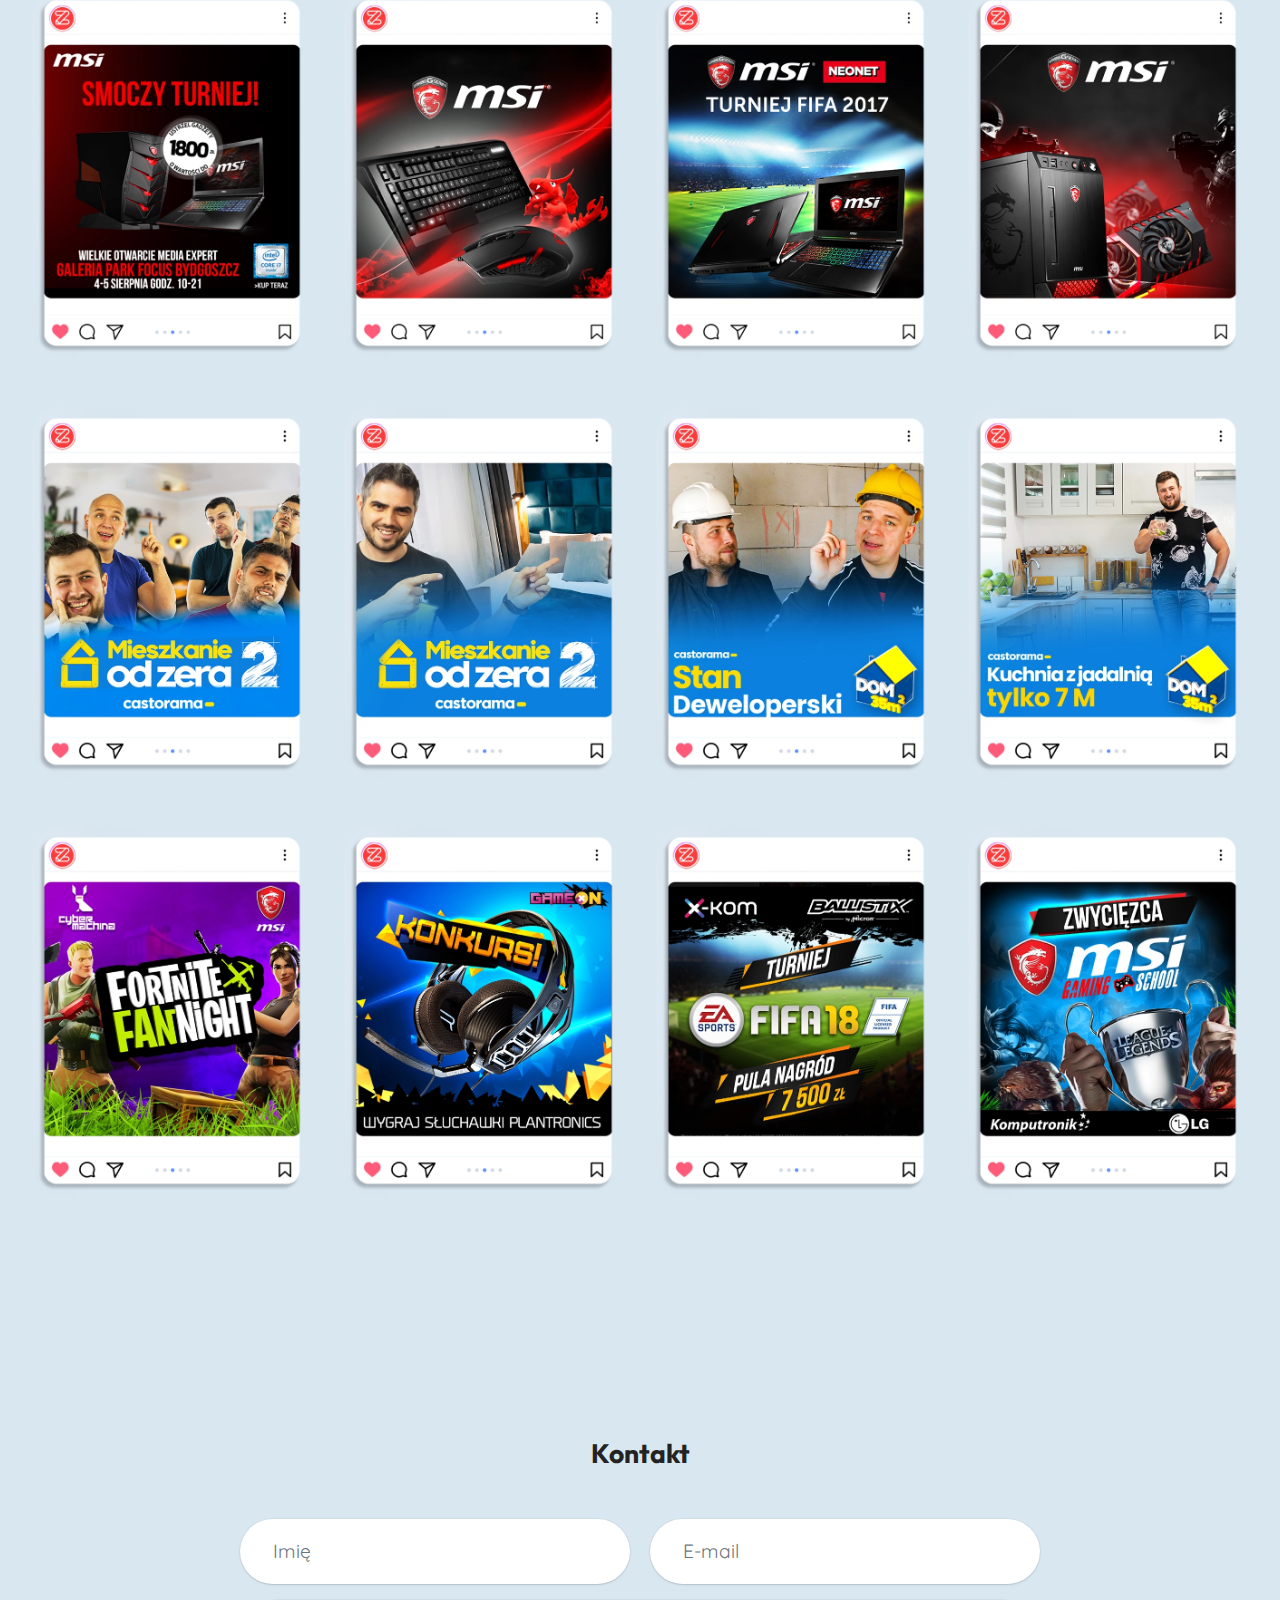
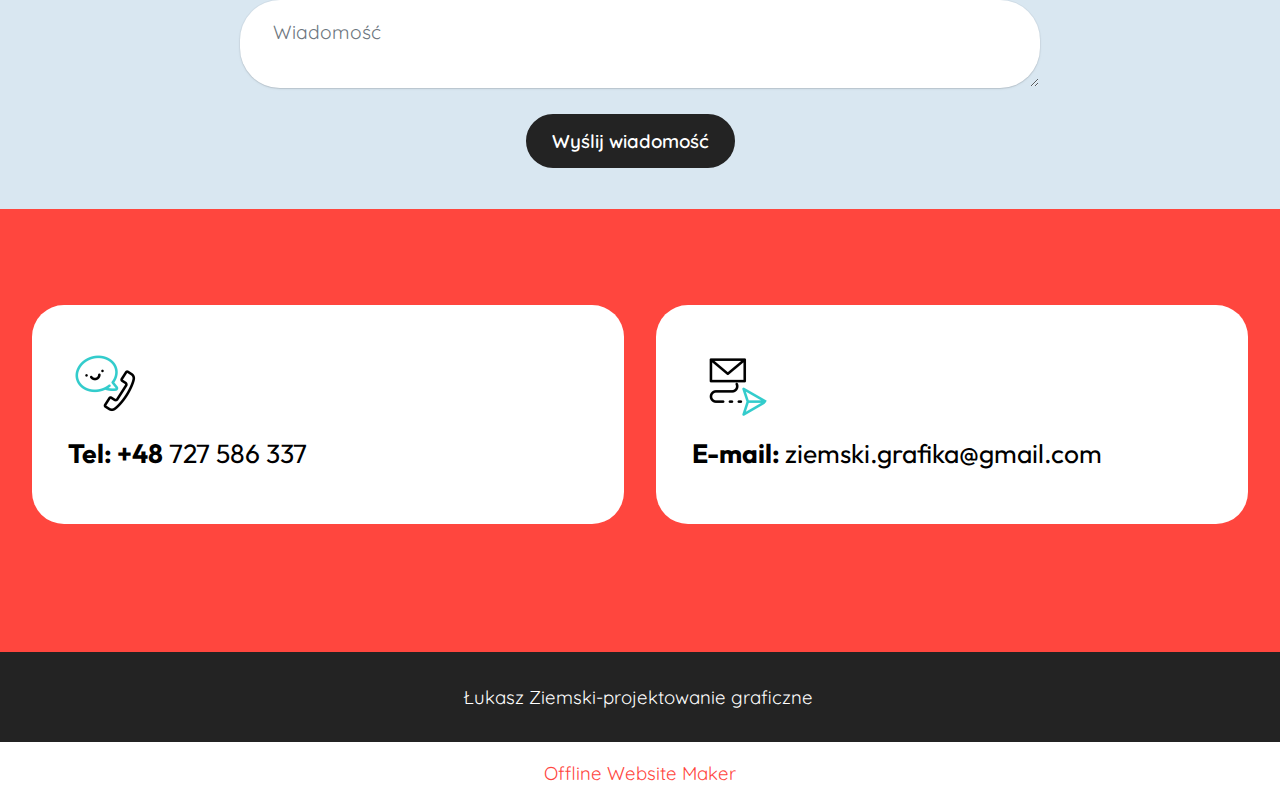
<file: page4.html>
<!DOCTYPE html>
<html  >
<head>
  <!-- Site made with Mobirise Website Builder v5.9.25, https://mobirise.com -->
  <meta charset="UTF-8">
  <meta http-equiv="X-UA-Compatible" content="IE=edge">
  <meta name="generator" content="Mobirise v5.9.25, mobirise.com">
  <meta name="viewport" content="width=device-width, initial-scale=1, minimum-scale=1">
  <link rel="shortcut icon" href="assets/images/1-128x132.png" type="image/x-icon">
  <meta name="description" content="">
  
  
  <title>Social media</title>
  <link rel="stylesheet" href="assets/web/assets/mobirise-icons-bold/mobirise-icons-bold.css">
  <link rel="stylesheet" href="assets/web/assets/mobirise-icons2/mobirise2.css">
  <link rel="stylesheet" href="assets/bootstrap/css/bootstrap.min.css">
  <link rel="stylesheet" href="assets/bootstrap/css/bootstrap-grid.min.css">
  <link rel="stylesheet" href="assets/bootstrap/css/bootstrap-reboot.min.css">
  <link rel="stylesheet" href="assets/dropdown/css/style.css">
  <link rel="stylesheet" href="assets/socicon/css/styles.css">
  <link rel="stylesheet" href="assets/theme/css/style.css">
  <link rel="preload" href="https://fonts.googleapis.com/css?family=Outfit:100,200,300,400,500,600,700,800,900&display=swap" as="style" onload="this.onload=null;this.rel='stylesheet'">
  <noscript><link rel="stylesheet" href="https://fonts.googleapis.com/css?family=Outfit:100,200,300,400,500,600,700,800,900&display=swap"></noscript>
  <link rel="preload" href="https://fonts.googleapis.com/css?family=Dela+Gothic+One:400&display=swap" as="style" onload="this.onload=null;this.rel='stylesheet'">
  <noscript><link rel="stylesheet" href="https://fonts.googleapis.com/css?family=Dela+Gothic+One:400&display=swap"></noscript>
  <link rel="preload" href="https://fonts.googleapis.com/css?family=Quicksand:300,400,500,600,700&display=swap" as="style" onload="this.onload=null;this.rel='stylesheet'">
  <noscript><link rel="stylesheet" href="https://fonts.googleapis.com/css?family=Quicksand:300,400,500,600,700&display=swap"></noscript>
  <link rel="preload" href="https://fonts.googleapis.com/css?family=Golos+Text:400,500,600,700,800,900&display=swap" as="style" onload="this.onload=null;this.rel='stylesheet'">
  <noscript><link rel="stylesheet" href="https://fonts.googleapis.com/css?family=Golos+Text:400,500,600,700,800,900&display=swap"></noscript>
  <link rel="preload" as="style" href="assets/mobirise/css/mbr-additional.css?v=6bWmBp"><link rel="stylesheet" href="assets/mobirise/css/mbr-additional.css?v=6bWmBp" type="text/css">

  
  
  
</head>
<body>
  
  <section data-bs-version="5.1" class="menu menu2 cid-uE0j0TaCQB" once="menu" id="menu2-2e">
    
    <nav class="navbar navbar-dropdown navbar-fixed-top navbar-expand-lg">
        <div class="container-fluid">
            <div class="navbar-brand">
                <span class="navbar-logo">
                    <a href="index.html">
                        <img src="assets/images/2-1-92x95.png" alt="Mobirise Website Builder" style="height: 3rem;">
                    </a>
                </span>
                <span class="navbar-caption-wrap"><a class="navbar-caption text-white text-primary display-7" href="index.html">Łukasz Ziemski</a></span>
            </div>
            <button class="navbar-toggler" type="button" data-toggle="collapse" data-bs-toggle="collapse" data-target="#navbarSupportedContent" data-bs-target="#navbarSupportedContent" aria-controls="navbarNavAltMarkup" aria-expanded="false" aria-label="Toggle navigation">
                <div class="hamburger">
                    <span></span>
                    <span></span>
                    <span></span>
                    <span></span>
                </div>
            </button>
            <div class="collapse navbar-collapse" id="navbarSupportedContent">
                <ul class="navbar-nav nav-dropdown nav-right" data-app-modern-menu="true"><li class="nav-item"><a class="nav-link link text-white display-7" href="index.html">Główna</a></li><li class="nav-item"><a class="nav-link link text-white text-primary display-7" href="page7.html">O mnie</a></li><li class="nav-item"><a class="nav-link link text-white text-primary display-7" href="index.html#bottom">Kontakt</a></li><li class="nav-item dropdown"><a class="nav-link link dropdown-toggle text-white display-7" href="https://mobiri.se" data-toggle="dropdown-submenu" data-bs-toggle="dropdown" data-bs-auto-close="outside" aria-expanded="false"><span class="mbrib-features mbr-iconfont mbr-iconfont-btn" style="color: rgb(0, 229, 223);"></span>PORTFOLIO</a><div class="dropdown-menu" aria-labelledby="dropdown-729"><a class="dropdown-item text-white text-primary display-7" href="page2.html"><p>LOGO&nbsp;</p></a><a class="dropdown-item text-white text-primary display-7" href="page3.html">STRONY WWW</a><a class="dropdown-item text-white text-primary display-7" href="page1.html">DRUK</a><a class="dropdown-item show text-white text-primary display-7" href="page5.html" aria-expanded="false">PLAKATY</a><a class="show dropdown-item text-white text-primary display-7" href="page4.html">SOCIAL MEDIA</a><a class="show dropdown-item text-white display-7" href="page6.html">ILUSTRACJE</a></div></li></ul>
                
                
            </div>
        </div>
    </nav>
</section>

<section data-bs-version="5.1" class="gallery1 mbr-gallery cid-uF93SJ7rOz" id="gallery01-2h">
    
    

    <div class="container-fluid">
        <div class="row justify-content-center">
            <div class="col-12 content-head">
                <div class="mb-5">
                    <h3 class="mbr-section-title mbr-fonts-style align-center m-0 display-1"><strong>Social media</strong></h3>
                    <h4 class="mbr-section-subtitle mbr-fonts-style align-center mb-0 mt-4 display-7"></h4>
                </div>
            </div>
        </div>
        
        <div class="row mbr-gallery">
            <div class="col-12 col-md-6 col-lg-3 item gallery-image active">
                <div class="item-wrapper mb-3" data-toggle="modal" data-bs-toggle="modal" data-target="#uFO6WUMDMS-modal" data-bs-target="#uFO6WUMDMS-modal">
                    <img class="w-100" src="assets/images/31.webp" alt="Mobirise Website Builder" data-slide-to="0" data-bs-slide-to="0" data-target="#lb-uFO6WUMDMS" data-bs-target="#lb-uFO6WUMDMS">
                    <div class="icon-wrapper">
                        <span class="mobi-mbri mobi-mbri-search mbr-iconfont mbr-iconfont-btn"></span>
                    </div>
                </div>
                
            </div>
            <div class="col-12 col-md-6 col-lg-3 item gallery-image">
                <div class="item-wrapper mb-3" data-toggle="modal" data-bs-toggle="modal" data-target="#uFO6WUMDMS-modal" data-bs-target="#uFO6WUMDMS-modal">
                    <img class="w-100" src="assets/images/32.webp" alt="Mobirise Website Builder" data-slide-to="1" data-bs-slide-to="1" data-target="#lb-uFO6WUMDMS" data-bs-target="#lb-uFO6WUMDMS">
                    <div class="icon-wrapper">
                        <span class="mobi-mbri mobi-mbri-search mbr-iconfont mbr-iconfont-btn"></span>
                    </div>
                </div>
                
            </div>
            
            <div class="col-12 col-md-6 col-lg-3 item gallery-image">
                <div class="item-wrapper mb-3" data-toggle="modal" data-bs-toggle="modal" data-target="#uFO6WUMDMS-modal" data-bs-target="#uFO6WUMDMS-modal">
                    <img class="w-100" src="assets/images/34.webp" alt="Mobirise Website Builder" data-slide-to="2" data-bs-slide-to="2" data-target="#lb-uFO6WUMDMS" data-bs-target="#lb-uFO6WUMDMS">
                    <div class="icon-wrapper">
                        <span class="mobi-mbri mobi-mbri-search mbr-iconfont mbr-iconfont-btn"></span>
                    </div>
                </div>
                
            </div><div class="col-12 col-md-6 col-lg-3 item gallery-image">
                <div class="item-wrapper mb-3" data-toggle="modal" data-bs-toggle="modal" data-target="#uFO6WUMDMS-modal" data-bs-target="#uFO6WUMDMS-modal">
                    <img class="w-100" src="assets/images/33.webp" alt="Mobirise Website Builder" data-slide-to="3" data-bs-slide-to="3" data-target="#lb-uFO6WUMDMS" data-bs-target="#lb-uFO6WUMDMS">
                    <div class="icon-wrapper">
                        <span class="mobi-mbri mobi-mbri-search mbr-iconfont mbr-iconfont-btn"></span>
                    </div>
                </div>
                
            </div>
            
            
            
            
        </div>

        <div class="modal mbr-slider" tabindex="-1" role="dialog" aria-hidden="true" id="uFO6WUMDMS-modal">
            <div class="modal-dialog" role="document">
                <div class="modal-content">
                    <div class="modal-body">
                        <div class="carousel slide" data-pause="false" data-bs-pause="false" id="lb-uFO6WUMDMS" data-interval="5000" data-bs-interval="5000">
                            <div class="carousel-inner">
                                <div class="carousel-item active">
                                    <img class="d-block w-100" src="assets/images/31.webp" alt="Mobirise Website Builder">
                                </div>
                                <div class="carousel-item">
                                    <img class="d-block w-100" src="assets/images/32.webp" alt="Mobirise Website Builder">
                                </div>
                                
                                <div class="carousel-item">
                                    <img class="d-block w-100" src="assets/images/34.webp" alt="Mobirise Website Builder">
                                </div><div class="carousel-item">
                                    <img class="d-block w-100" src="assets/images/33.webp" alt="Mobirise Website Builder">
                                </div>
                                
                                
                                
                                
                            </div>
                            <ol class="carousel-indicators">
                                <li data-slide-to="0" data-bs-slide-to="0" class="active" data-target="#lb-uFO6WUMDMS" data-bs-target="#lb-uFO6WUMDMS"></li>
                                <li data-slide-to="1" data-bs-slide-to="1" data-target="#lb-uFO6WUMDMS" data-bs-target="#lb-uFO6WUMDMS"></li>
                                <li data-slide-to="2" data-bs-slide-to="2" data-target="#lb-uFO6WUMDMS" data-bs-target="#lb-uFO6WUMDMS"></li>
                                <li data-slide-to="3" data-bs-slide-to="3" data-target="#lb-uFO6WUMDMS" data-bs-target="#lb-uFO6WUMDMS"></li>
                                
                                
                                
                                
                            </ol>
                            <a role="button" href="" class="close" data-dismiss="modal" data-bs-dismiss="modal" aria-label="Close">
                            </a>
                            <a class="carousel-control-prev carousel-control" role="button" data-slide="prev" data-bs-slide="prev" href="#lb-uFO6WUMDMS">
                                <span class="mobi-mbri mobi-mbri-arrow-prev" aria-hidden="true"></span>
                                <span class="sr-only visually-hidden">Previous</span>
                            </a>
                            <a class="carousel-control-next carousel-control" role="button" data-slide="next" data-bs-slide="next" href="#lb-uFO6WUMDMS">
                                <span class="mobi-mbri mobi-mbri-arrow-next" aria-hidden="true"></span>
                                <span class="sr-only visually-hidden">Next</span>
                            </a>
                        </div>
                    </div>
                </div>
            </div>
        </div>
    </div>
</section>

<section data-bs-version="5.1" class="gallery1 mbr-gallery cid-uF8SIln8rQ" id="gallery01-2g">
    
    

    <div class="container-fluid">
        <div class="row justify-content-center">
            <div class="col-12 content-head">
                
            </div>
        </div>
        
        <div class="row mbr-gallery">
            <div class="col-12 col-md-6 col-lg-3 item gallery-image">
                <div class="item-wrapper mb-3" data-toggle="modal" data-bs-toggle="modal" data-target="#uFO6WV8bR1-modal" data-bs-target="#uFO6WV8bR1-modal">
                    <img class="w-100" src="assets/images/27.webp" alt="Mobirise Website Builder" data-slide-to="0" data-bs-slide-to="0" data-target="#lb-uFO6WV8bR1" data-bs-target="#lb-uFO6WV8bR1">
                    <div class="icon-wrapper">
                        <span class="mobi-mbri mobi-mbri-search mbr-iconfont mbr-iconfont-btn"></span>
                    </div>
                </div>
                
            </div>
            <div class="col-12 col-md-6 col-lg-3 item gallery-image">
                <div class="item-wrapper mb-3" data-toggle="modal" data-bs-toggle="modal" data-target="#uFO6WV8bR1-modal" data-bs-target="#uFO6WV8bR1-modal">
                    <img class="w-100" src="assets/images/28.webp" alt="Mobirise Website Builder" data-slide-to="1" data-bs-slide-to="1" data-target="#lb-uFO6WV8bR1" data-bs-target="#lb-uFO6WV8bR1">
                    <div class="icon-wrapper">
                        <span class="mobi-mbri mobi-mbri-search mbr-iconfont mbr-iconfont-btn"></span>
                    </div>
                </div>
                
            </div>
            <div class="col-12 col-md-6 col-lg-3 item gallery-image">
                <div class="item-wrapper mb-3" data-toggle="modal" data-bs-toggle="modal" data-target="#uFO6WV8bR1-modal" data-bs-target="#uFO6WV8bR1-modal">
                    <img class="w-100" src="assets/images/29.webp" alt="Mobirise Website Builder" data-slide-to="2" data-bs-slide-to="2" data-target="#lb-uFO6WV8bR1" data-bs-target="#lb-uFO6WV8bR1">
                    <div class="icon-wrapper">
                        <span class="mobi-mbri mobi-mbri-search mbr-iconfont mbr-iconfont-btn"></span>
                    </div>
                </div>
                
            </div>
            <div class="col-12 col-md-6 col-lg-3 item gallery-image">
                <div class="item-wrapper mb-3" data-toggle="modal" data-bs-toggle="modal" data-target="#uFO6WV8bR1-modal" data-bs-target="#uFO6WV8bR1-modal">
                    <img class="w-100" src="assets/images/30-1.webp" alt="Mobirise Website Builder" data-slide-to="3" data-bs-slide-to="3" data-target="#lb-uFO6WV8bR1" data-bs-target="#lb-uFO6WV8bR1">
                    <div class="icon-wrapper">
                        <span class="mobi-mbri mobi-mbri-search mbr-iconfont mbr-iconfont-btn"></span>
                    </div>
                </div>
                
            </div>
            
            
            
            
        </div>

        <div class="modal mbr-slider" tabindex="-1" role="dialog" aria-hidden="true" id="uFO6WV8bR1-modal">
            <div class="modal-dialog" role="document">
                <div class="modal-content">
                    <div class="modal-body">
                        <div class="carousel slide" data-pause="false" data-bs-pause="false" id="lb-uFO6WV8bR1" data-interval="5000" data-bs-interval="5000">
                            <div class="carousel-inner">
                                <div class="carousel-item active">
                                    <img class="d-block w-100" src="assets/images/27.webp" alt="Mobirise Website Builder">
                                </div>
                                <div class="carousel-item">
                                    <img class="d-block w-100" src="assets/images/28.webp" alt="Mobirise Website Builder">
                                </div>
                                <div class="carousel-item">
                                    <img class="d-block w-100" src="assets/images/29.webp" alt="Mobirise Website Builder">
                                </div>
                                <div class="carousel-item">
                                    <img class="d-block w-100" src="assets/images/30-1.webp" alt="Mobirise Website Builder">
                                </div>
                                
                                
                                
                                
                            </div>
                            <ol class="carousel-indicators">
                                <li data-slide-to="0" data-bs-slide-to="0" class="active" data-target="#lb-uFO6WV8bR1" data-bs-target="#lb-uFO6WV8bR1"></li>
                                <li data-slide-to="1" data-bs-slide-to="1" data-target="#lb-uFO6WV8bR1" data-bs-target="#lb-uFO6WV8bR1"></li>
                                <li data-slide-to="2" data-bs-slide-to="2" data-target="#lb-uFO6WV8bR1" data-bs-target="#lb-uFO6WV8bR1"></li>
                                <li data-slide-to="3" data-bs-slide-to="3" data-target="#lb-uFO6WV8bR1" data-bs-target="#lb-uFO6WV8bR1"></li>
                                
                                
                                
                                
                            </ol>
                            <a role="button" href="" class="close" data-dismiss="modal" data-bs-dismiss="modal" aria-label="Close">
                            </a>
                            <a class="carousel-control-prev carousel-control" role="button" data-slide="prev" data-bs-slide="prev" href="#lb-uFO6WV8bR1">
                                <span class="mobi-mbri mobi-mbri-arrow-prev" aria-hidden="true"></span>
                                <span class="sr-only visually-hidden">Previous</span>
                            </a>
                            <a class="carousel-control-next carousel-control" role="button" data-slide="next" data-bs-slide="next" href="#lb-uFO6WV8bR1">
                                <span class="mobi-mbri mobi-mbri-arrow-next" aria-hidden="true"></span>
                                <span class="sr-only visually-hidden">Next</span>
                            </a>
                        </div>
                    </div>
                </div>
            </div>
        </div>
    </div>
</section>

<section data-bs-version="5.1" class="gallery1 mbr-gallery cid-uF8gXyosKJ" id="gallery01-2f">
    
    

    <div class="container-fluid">
        <div class="row justify-content-center">
            <div class="col-12 content-head">
                
            </div>
        </div>
        
        <div class="row mbr-gallery">
            
            
            
            
            
            
            <div class="col-12 col-md-6 col-lg-3 item gallery-image active">
                <div class="item-wrapper mb-3" data-toggle="modal" data-bs-toggle="modal" data-target="#uFO6WVz58g-modal" data-bs-target="#uFO6WVz58g-modal">
                    <img class="w-100" src="assets/images/3-10.webp" alt="Mobirise Website Builder" data-slide-to="0" data-bs-slide-to="0" data-target="#lb-uFO6WVz58g" data-bs-target="#lb-uFO6WVz58g">
                    <div class="icon-wrapper">
                        <span class="mobi-mbri mobi-mbri-search mbr-iconfont mbr-iconfont-btn"></span>
                    </div>
                </div>
                
            </div>
            <div class="col-12 col-md-6 col-lg-3 item gallery-image">
                <div class="item-wrapper mb-3" data-toggle="modal" data-bs-toggle="modal" data-target="#uFO6WVz58g-modal" data-bs-target="#uFO6WVz58g-modal">
                    <img class="w-100" src="assets/images/1-4.webp" alt="Mobirise Website Builder" data-slide-to="1" data-bs-slide-to="1" data-target="#lb-uFO6WVz58g" data-bs-target="#lb-uFO6WVz58g">
                    <div class="icon-wrapper">
                        <span class="mobi-mbri mobi-mbri-search mbr-iconfont mbr-iconfont-btn"></span>
                    </div>
                </div>
                
            </div><div class="col-12 col-md-6 col-lg-3 item gallery-image">
                <div class="item-wrapper mb-3" data-toggle="modal" data-bs-toggle="modal" data-target="#uFO6WVz58g-modal" data-bs-target="#uFO6WVz58g-modal">
                    <img class="w-100" src="assets/images/4-7.webp" alt="Mobirise Website Builder" data-slide-to="2" data-bs-slide-to="2" data-target="#lb-uFO6WVz58g" data-bs-target="#lb-uFO6WVz58g">
                    <div class="icon-wrapper">
                        <span class="mobi-mbri mobi-mbri-search mbr-iconfont mbr-iconfont-btn"></span>
                    </div>
                </div>
                
            </div><div class="col-12 col-md-6 col-lg-3 item gallery-image">
                <div class="item-wrapper mb-3" data-toggle="modal" data-bs-toggle="modal" data-target="#uFO6WVz58g-modal" data-bs-target="#uFO6WVz58g-modal">
                    <img class="w-100" src="assets/images/5-5.webp" alt="Mobirise Website Builder" data-slide-to="3" data-bs-slide-to="3" data-target="#lb-uFO6WVz58g" data-bs-target="#lb-uFO6WVz58g">
                    <div class="icon-wrapper">
                        <span class="mobi-mbri mobi-mbri-search mbr-iconfont mbr-iconfont-btn"></span>
                    </div>
                </div>
                
            </div><div class="col-12 col-md-6 col-lg-3 item gallery-image">
                <div class="item-wrapper mb-3" data-toggle="modal" data-bs-toggle="modal" data-target="#uFO6WVz58g-modal" data-bs-target="#uFO6WVz58g-modal">
                    <img class="w-100" src="assets/images/7-2.webp" alt="Mobirise Website Builder" data-slide-to="4" data-bs-slide-to="4" data-target="#lb-uFO6WVz58g" data-bs-target="#lb-uFO6WVz58g">
                    <div class="icon-wrapper">
                        <span class="mobi-mbri mobi-mbri-search mbr-iconfont mbr-iconfont-btn"></span>
                    </div>
                </div>
                
            </div><div class="col-12 col-md-6 col-lg-3 item gallery-image">
                <div class="item-wrapper mb-3" data-toggle="modal" data-bs-toggle="modal" data-target="#uFO6WVz58g-modal" data-bs-target="#uFO6WVz58g-modal">
                    <img class="w-100" src="assets/images/6-6.webp" alt="Mobirise Website Builder" data-slide-to="5" data-bs-slide-to="5" data-target="#lb-uFO6WVz58g" data-bs-target="#lb-uFO6WVz58g">
                    <div class="icon-wrapper">
                        <span class="mobi-mbri mobi-mbri-search mbr-iconfont mbr-iconfont-btn"></span>
                    </div>
                </div>
                
            </div><div class="col-12 col-md-6 col-lg-3 item gallery-image">
                <div class="item-wrapper mb-3" data-toggle="modal" data-bs-toggle="modal" data-target="#uFO6WVz58g-modal" data-bs-target="#uFO6WVz58g-modal">
                    <img class="w-100" src="assets/images/8-2.webp" alt="Mobirise Website Builder" data-slide-to="6" data-bs-slide-to="6" data-target="#lb-uFO6WVz58g" data-bs-target="#lb-uFO6WVz58g">
                    <div class="icon-wrapper">
                        <span class="mobi-mbri mobi-mbri-search mbr-iconfont mbr-iconfont-btn"></span>
                    </div>
                </div>
                
            </div><div class="col-12 col-md-6 col-lg-3 item gallery-image">
                <div class="item-wrapper mb-3" data-toggle="modal" data-bs-toggle="modal" data-target="#uFO6WVz58g-modal" data-bs-target="#uFO6WVz58g-modal">
                    <img class="w-100" src="assets/images/9-4.webp" alt="Mobirise Website Builder" data-slide-to="7" data-bs-slide-to="7" data-target="#lb-uFO6WVz58g" data-bs-target="#lb-uFO6WVz58g">
                    <div class="icon-wrapper">
                        <span class="mobi-mbri mobi-mbri-search mbr-iconfont mbr-iconfont-btn"></span>
                    </div>
                </div>
                
            </div><div class="col-12 col-md-6 col-lg-3 item gallery-image">
                <div class="item-wrapper mb-3" data-toggle="modal" data-bs-toggle="modal" data-target="#uFO6WVz58g-modal" data-bs-target="#uFO6WVz58g-modal">
                    <img class="w-100" src="assets/images/10-3.webp" alt="Mobirise Website Builder" data-slide-to="8" data-bs-slide-to="8" data-target="#lb-uFO6WVz58g" data-bs-target="#lb-uFO6WVz58g">
                    <div class="icon-wrapper">
                        <span class="mobi-mbri mobi-mbri-search mbr-iconfont mbr-iconfont-btn"></span>
                    </div>
                </div>
                
            </div><div class="col-12 col-md-6 col-lg-3 item gallery-image">
                <div class="item-wrapper mb-3" data-toggle="modal" data-bs-toggle="modal" data-target="#uFO6WVz58g-modal" data-bs-target="#uFO6WVz58g-modal">
                    <img class="w-100" src="assets/images/11-4.webp" alt="Mobirise Website Builder" data-slide-to="9" data-bs-slide-to="9" data-target="#lb-uFO6WVz58g" data-bs-target="#lb-uFO6WVz58g">
                    <div class="icon-wrapper">
                        <span class="mobi-mbri mobi-mbri-search mbr-iconfont mbr-iconfont-btn"></span>
                    </div>
                </div>
                
            </div><div class="col-12 col-md-6 col-lg-3 item gallery-image">
                <div class="item-wrapper mb-3" data-toggle="modal" data-bs-toggle="modal" data-target="#uFO6WVz58g-modal" data-bs-target="#uFO6WVz58g-modal">
                    <img class="w-100" src="assets/images/12-2.webp" alt="Mobirise Website Builder" data-slide-to="10" data-bs-slide-to="10" data-target="#lb-uFO6WVz58g" data-bs-target="#lb-uFO6WVz58g">
                    <div class="icon-wrapper">
                        <span class="mobi-mbri mobi-mbri-search mbr-iconfont mbr-iconfont-btn"></span>
                    </div>
                </div>
                
            </div><div class="col-12 col-md-6 col-lg-3 item gallery-image">
                <div class="item-wrapper mb-3" data-toggle="modal" data-bs-toggle="modal" data-target="#uFO6WVz58g-modal" data-bs-target="#uFO6WVz58g-modal">
                    <img class="w-100" src="assets/images/13-2.webp" alt="Mobirise Website Builder" data-slide-to="11" data-bs-slide-to="11" data-target="#lb-uFO6WVz58g" data-bs-target="#lb-uFO6WVz58g">
                    <div class="icon-wrapper">
                        <span class="mobi-mbri mobi-mbri-search mbr-iconfont mbr-iconfont-btn"></span>
                    </div>
                </div>
                
            </div><div class="col-12 col-md-6 col-lg-3 item gallery-image">
                <div class="item-wrapper mb-3" data-toggle="modal" data-bs-toggle="modal" data-target="#uFO6WVz58g-modal" data-bs-target="#uFO6WVz58g-modal">
                    <img class="w-100" src="assets/images/19.webp" alt="Mobirise Website Builder" data-slide-to="12" data-bs-slide-to="12" data-target="#lb-uFO6WVz58g" data-bs-target="#lb-uFO6WVz58g">
                    <div class="icon-wrapper">
                        <span class="mobi-mbri mobi-mbri-search mbr-iconfont mbr-iconfont-btn"></span>
                    </div>
                </div>
                
            </div><div class="col-12 col-md-6 col-lg-3 item gallery-image">
                <div class="item-wrapper mb-3" data-toggle="modal" data-bs-toggle="modal" data-target="#uFO6WVz58g-modal" data-bs-target="#uFO6WVz58g-modal">
                    <img class="w-100" src="assets/images/21.webp" alt="Mobirise Website Builder" data-slide-to="13" data-bs-slide-to="13" data-target="#lb-uFO6WVz58g" data-bs-target="#lb-uFO6WVz58g">
                    <div class="icon-wrapper">
                        <span class="mobi-mbri mobi-mbri-search mbr-iconfont mbr-iconfont-btn"></span>
                    </div>
                </div>
                
            </div><div class="col-12 col-md-6 col-lg-3 item gallery-image">
                <div class="item-wrapper mb-3" data-toggle="modal" data-bs-toggle="modal" data-target="#uFO6WVz58g-modal" data-bs-target="#uFO6WVz58g-modal">
                    <img class="w-100" src="assets/images/20.webp" alt="Mobirise Website Builder" data-slide-to="14" data-bs-slide-to="14" data-target="#lb-uFO6WVz58g" data-bs-target="#lb-uFO6WVz58g">
                    <div class="icon-wrapper">
                        <span class="mobi-mbri mobi-mbri-search mbr-iconfont mbr-iconfont-btn"></span>
                    </div>
                </div>
                
            </div><div class="col-12 col-md-6 col-lg-3 item gallery-image">
                <div class="item-wrapper mb-3" data-toggle="modal" data-bs-toggle="modal" data-target="#uFO6WVz58g-modal" data-bs-target="#uFO6WVz58g-modal">
                    <img class="w-100" src="assets/images/22.webp" alt="Mobirise Website Builder" data-slide-to="15" data-bs-slide-to="15" data-target="#lb-uFO6WVz58g" data-bs-target="#lb-uFO6WVz58g">
                    <div class="icon-wrapper">
                        <span class="mobi-mbri mobi-mbri-search mbr-iconfont mbr-iconfont-btn"></span>
                    </div>
                </div>
                
            </div><div class="col-12 col-md-6 col-lg-3 item gallery-image">
                <div class="item-wrapper mb-3" data-toggle="modal" data-bs-toggle="modal" data-target="#uFO6WVz58g-modal" data-bs-target="#uFO6WVz58g-modal">
                    <img class="w-100" src="assets/images/14-2.webp" alt="Mobirise Website Builder" data-slide-to="16" data-bs-slide-to="16" data-target="#lb-uFO6WVz58g" data-bs-target="#lb-uFO6WVz58g">
                    <div class="icon-wrapper">
                        <span class="mobi-mbri mobi-mbri-search mbr-iconfont mbr-iconfont-btn"></span>
                    </div>
                </div>
                
            </div><div class="col-12 col-md-6 col-lg-3 item gallery-image">
                <div class="item-wrapper mb-3" data-toggle="modal" data-bs-toggle="modal" data-target="#uFO6WVz58g-modal" data-bs-target="#uFO6WVz58g-modal">
                    <img class="w-100" src="assets/images/15-1.webp" alt="Mobirise Website Builder" data-slide-to="17" data-bs-slide-to="17" data-target="#lb-uFO6WVz58g" data-bs-target="#lb-uFO6WVz58g">
                    <div class="icon-wrapper">
                        <span class="mobi-mbri mobi-mbri-search mbr-iconfont mbr-iconfont-btn"></span>
                    </div>
                </div>
                
            </div><div class="col-12 col-md-6 col-lg-3 item gallery-image">
                <div class="item-wrapper mb-3" data-toggle="modal" data-bs-toggle="modal" data-target="#uFO6WVz58g-modal" data-bs-target="#uFO6WVz58g-modal">
                    <img class="w-100" src="assets/images/17.webp" alt="Mobirise Website Builder" data-slide-to="18" data-bs-slide-to="18" data-target="#lb-uFO6WVz58g" data-bs-target="#lb-uFO6WVz58g">
                    <div class="icon-wrapper">
                        <span class="mobi-mbri mobi-mbri-search mbr-iconfont mbr-iconfont-btn"></span>
                    </div>
                </div>
                
            </div><div class="col-12 col-md-6 col-lg-3 item gallery-image">
                <div class="item-wrapper mb-3" data-toggle="modal" data-bs-toggle="modal" data-target="#uFO6WVz58g-modal" data-bs-target="#uFO6WVz58g-modal">
                    <img class="w-100" src="assets/images/18-2.webp" alt="Mobirise Website Builder" data-slide-to="19" data-bs-slide-to="19" data-target="#lb-uFO6WVz58g" data-bs-target="#lb-uFO6WVz58g">
                    <div class="icon-wrapper">
                        <span class="mobi-mbri mobi-mbri-search mbr-iconfont mbr-iconfont-btn"></span>
                    </div>
                </div>
                
            </div><div class="col-12 col-md-6 col-lg-3 item gallery-image">
                <div class="item-wrapper mb-3" data-toggle="modal" data-bs-toggle="modal" data-target="#uFO6WVz58g-modal" data-bs-target="#uFO6WVz58g-modal">
                    <img class="w-100" src="assets/images/23.webp" alt="Mobirise Website Builder" data-slide-to="20" data-bs-slide-to="20" data-target="#lb-uFO6WVz58g" data-bs-target="#lb-uFO6WVz58g">
                    <div class="icon-wrapper">
                        <span class="mobi-mbri mobi-mbri-search mbr-iconfont mbr-iconfont-btn"></span>
                    </div>
                </div>
                
            </div><div class="col-12 col-md-6 col-lg-3 item gallery-image">
                <div class="item-wrapper mb-3" data-toggle="modal" data-bs-toggle="modal" data-target="#uFO6WVz58g-modal" data-bs-target="#uFO6WVz58g-modal">
                    <img class="w-100" src="assets/images/24.webp" alt="Mobirise Website Builder" data-slide-to="21" data-bs-slide-to="21" data-target="#lb-uFO6WVz58g" data-bs-target="#lb-uFO6WVz58g">
                    <div class="icon-wrapper">
                        <span class="mobi-mbri mobi-mbri-search mbr-iconfont mbr-iconfont-btn"></span>
                    </div>
                </div>
                
            </div><div class="col-12 col-md-6 col-lg-3 item gallery-image">
                <div class="item-wrapper mb-3" data-toggle="modal" data-bs-toggle="modal" data-target="#uFO6WVz58g-modal" data-bs-target="#uFO6WVz58g-modal">
                    <img class="w-100" src="assets/images/26.webp" alt="Mobirise Website Builder" data-slide-to="22" data-bs-slide-to="22" data-target="#lb-uFO6WVz58g" data-bs-target="#lb-uFO6WVz58g">
                    <div class="icon-wrapper">
                        <span class="mobi-mbri mobi-mbri-search mbr-iconfont mbr-iconfont-btn"></span>
                    </div>
                </div>
                
            </div><div class="col-12 col-md-6 col-lg-3 item gallery-image">
                <div class="item-wrapper mb-3" data-toggle="modal" data-bs-toggle="modal" data-target="#uFO6WVz58g-modal" data-bs-target="#uFO6WVz58g-modal">
                    <img class="w-100" src="assets/images/25.webp" alt="Mobirise Website Builder" data-slide-to="23" data-bs-slide-to="23" data-target="#lb-uFO6WVz58g" data-bs-target="#lb-uFO6WVz58g">
                    <div class="icon-wrapper">
                        <span class="mobi-mbri mobi-mbri-search mbr-iconfont mbr-iconfont-btn"></span>
                    </div>
                </div>
                
            </div>
        </div>

        <div class="modal mbr-slider" tabindex="-1" role="dialog" aria-hidden="true" id="uFO6WVz58g-modal">
            <div class="modal-dialog" role="document">
                <div class="modal-content">
                    <div class="modal-body">
                        <div class="carousel slide" data-pause="false" data-bs-pause="false" id="lb-uFO6WVz58g" data-interval="5000" data-bs-interval="5000">
                            <div class="carousel-inner">
                                
                                
                                
                                
                                
                                
                                <div class="carousel-item active">
                                    <img class="d-block w-100" src="assets/images/3-10.webp" alt="Mobirise Website Builder">
                                </div>
                                <div class="carousel-item">
                                    <img class="d-block w-100" src="assets/images/1-4.webp" alt="Mobirise Website Builder">
                                </div><div class="carousel-item">
                                    <img class="d-block w-100" src="assets/images/4-7.webp" alt="Mobirise Website Builder">
                                </div><div class="carousel-item">
                                    <img class="d-block w-100" src="assets/images/5-5.webp" alt="Mobirise Website Builder">
                                </div><div class="carousel-item">
                                    <img class="d-block w-100" src="assets/images/7-2.webp" alt="Mobirise Website Builder">
                                </div><div class="carousel-item">
                                    <img class="d-block w-100" src="assets/images/6-6.webp" alt="Mobirise Website Builder">
                                </div><div class="carousel-item">
                                    <img class="d-block w-100" src="assets/images/8-2.webp" alt="Mobirise Website Builder">
                                </div><div class="carousel-item">
                                    <img class="d-block w-100" src="assets/images/9-4.webp" alt="Mobirise Website Builder">
                                </div><div class="carousel-item">
                                    <img class="d-block w-100" src="assets/images/10-3.webp" alt="Mobirise Website Builder">
                                </div><div class="carousel-item">
                                    <img class="d-block w-100" src="assets/images/11-4.webp" alt="Mobirise Website Builder">
                                </div><div class="carousel-item">
                                    <img class="d-block w-100" src="assets/images/12-2.webp" alt="Mobirise Website Builder">
                                </div><div class="carousel-item">
                                    <img class="d-block w-100" src="assets/images/13-2.webp" alt="Mobirise Website Builder">
                                </div><div class="carousel-item">
                                    <img class="d-block w-100" src="assets/images/19.webp" alt="Mobirise Website Builder">
                                </div><div class="carousel-item">
                                    <img class="d-block w-100" src="assets/images/21.webp" alt="Mobirise Website Builder">
                                </div><div class="carousel-item">
                                    <img class="d-block w-100" src="assets/images/20.webp" alt="Mobirise Website Builder">
                                </div><div class="carousel-item">
                                    <img class="d-block w-100" src="assets/images/22.webp" alt="Mobirise Website Builder">
                                </div><div class="carousel-item">
                                    <img class="d-block w-100" src="assets/images/14-2.webp" alt="Mobirise Website Builder">
                                </div><div class="carousel-item">
                                    <img class="d-block w-100" src="assets/images/15-1.webp" alt="Mobirise Website Builder">
                                </div><div class="carousel-item">
                                    <img class="d-block w-100" src="assets/images/17.webp" alt="Mobirise Website Builder">
                                </div><div class="carousel-item">
                                    <img class="d-block w-100" src="assets/images/18-2.webp" alt="Mobirise Website Builder">
                                </div><div class="carousel-item">
                                    <img class="d-block w-100" src="assets/images/23.webp" alt="Mobirise Website Builder">
                                </div><div class="carousel-item">
                                    <img class="d-block w-100" src="assets/images/24.webp" alt="Mobirise Website Builder">
                                </div><div class="carousel-item">
                                    <img class="d-block w-100" src="assets/images/26.webp" alt="Mobirise Website Builder">
                                </div><div class="carousel-item">
                                    <img class="d-block w-100" src="assets/images/25.webp" alt="Mobirise Website Builder">
                                </div>
                            </div>
                            <ol class="carousel-indicators">
                                <li data-slide-to="0" data-bs-slide-to="0" class="active" data-target="#lb-uFO6WVz58g" data-bs-target="#lb-uFO6WVz58g"></li>
                                <li data-slide-to="1" data-bs-slide-to="1" data-target="#lb-uFO6WVz58g" data-bs-target="#lb-uFO6WVz58g"></li><li data-slide-to="2" data-bs-slide-to="2" data-target="#lb-uFO6WVz58g" data-bs-target="#lb-uFO6WVz58g"></li><li data-slide-to="3" data-bs-slide-to="3" data-target="#lb-uFO6WVz58g" data-bs-target="#lb-uFO6WVz58g"></li><li data-slide-to="4" data-bs-slide-to="4" data-target="#lb-uFO6WVz58g" data-bs-target="#lb-uFO6WVz58g"></li><li data-slide-to="5" data-bs-slide-to="5" data-target="#lb-uFO6WVz58g" data-bs-target="#lb-uFO6WVz58g"></li><li data-slide-to="6" data-bs-slide-to="6" data-target="#lb-uFO6WVz58g" data-bs-target="#lb-uFO6WVz58g"></li><li data-slide-to="7" data-bs-slide-to="7" data-target="#lb-uFO6WVz58g" data-bs-target="#lb-uFO6WVz58g"></li><li data-slide-to="8" data-bs-slide-to="8" data-target="#lb-uFO6WVz58g" data-bs-target="#lb-uFO6WVz58g"></li><li data-slide-to="9" data-bs-slide-to="9" data-target="#lb-uFO6WVz58g" data-bs-target="#lb-uFO6WVz58g"></li><li data-slide-to="10" data-bs-slide-to="10" data-target="#lb-uFO6WVz58g" data-bs-target="#lb-uFO6WVz58g"></li><li data-slide-to="11" data-bs-slide-to="11" data-target="#lb-uFO6WVz58g" data-bs-target="#lb-uFO6WVz58g"></li><li data-slide-to="12" data-bs-slide-to="12" data-target="#lb-uFO6WVz58g" data-bs-target="#lb-uFO6WVz58g"></li><li data-slide-to="13" data-bs-slide-to="13" data-target="#lb-uFO6WVz58g" data-bs-target="#lb-uFO6WVz58g"></li><li data-slide-to="14" data-bs-slide-to="14" data-target="#lb-uFO6WVz58g" data-bs-target="#lb-uFO6WVz58g"></li><li data-slide-to="15" data-bs-slide-to="15" data-target="#lb-uFO6WVz58g" data-bs-target="#lb-uFO6WVz58g"></li><li data-slide-to="16" data-bs-slide-to="16" data-target="#lb-uFO6WVz58g" data-bs-target="#lb-uFO6WVz58g"></li><li data-slide-to="17" data-bs-slide-to="17" data-target="#lb-uFO6WVz58g" data-bs-target="#lb-uFO6WVz58g"></li><li data-slide-to="18" data-bs-slide-to="18" data-target="#lb-uFO6WVz58g" data-bs-target="#lb-uFO6WVz58g"></li><li data-slide-to="19" data-bs-slide-to="19" data-target="#lb-uFO6WVz58g" data-bs-target="#lb-uFO6WVz58g"></li><li data-slide-to="20" data-bs-slide-to="20" data-target="#lb-uFO6WVz58g" data-bs-target="#lb-uFO6WVz58g"></li><li data-slide-to="21" data-bs-slide-to="21" data-target="#lb-uFO6WVz58g" data-bs-target="#lb-uFO6WVz58g"></li><li data-slide-to="22" data-bs-slide-to="22" data-target="#lb-uFO6WVz58g" data-bs-target="#lb-uFO6WVz58g"></li><li data-slide-to="23" data-bs-slide-to="23" data-target="#lb-uFO6WVz58g" data-bs-target="#lb-uFO6WVz58g"></li>
                                
                                
                                
                                
                                
                                
                            </ol>
                            <a role="button" href="" class="close" data-dismiss="modal" data-bs-dismiss="modal" aria-label="Close">
                            </a>
                            <a class="carousel-control-prev carousel-control" role="button" data-slide="prev" data-bs-slide="prev" href="#lb-uFO6WVz58g">
                                <span class="mobi-mbri mobi-mbri-arrow-prev" aria-hidden="true"></span>
                                <span class="sr-only visually-hidden">Previous</span>
                            </a>
                            <a class="carousel-control-next carousel-control" role="button" data-slide="next" data-bs-slide="next" href="#lb-uFO6WVz58g">
                                <span class="mobi-mbri mobi-mbri-arrow-next" aria-hidden="true"></span>
                                <span class="sr-only visually-hidden">Next</span>
                            </a>
                        </div>
                    </div>
                </div>
            </div>
        </div>
    </div>
</section>

<section data-bs-version="5.1" class="gallery1 mbr-gallery cid-uF9o244xG5" id="gallery01-2i">
    
    

    <div class="container-fluid">
        <div class="row justify-content-center">
            <div class="col-12 content-head">
                
            </div>
        </div>
        
        <div class="row mbr-gallery">
            <div class="col-12 col-md-6 col-lg-3 item gallery-image active">
                <div class="item-wrapper mb-3" data-toggle="modal" data-bs-toggle="modal" data-target="#uFO6WWug7S-modal" data-bs-target="#uFO6WWug7S-modal">
                    <img class="w-100" src="assets/images/35.webp" alt="Mobirise Website Builder" data-slide-to="0" data-bs-slide-to="0" data-target="#lb-uFO6WWug7S" data-bs-target="#lb-uFO6WWug7S">
                    <div class="icon-wrapper">
                        <span class="mobi-mbri mobi-mbri-search mbr-iconfont mbr-iconfont-btn"></span>
                    </div>
                </div>
                
            </div>
            <div class="col-12 col-md-6 col-lg-3 item gallery-image">
                <div class="item-wrapper mb-3" data-toggle="modal" data-bs-toggle="modal" data-target="#uFO6WWug7S-modal" data-bs-target="#uFO6WWug7S-modal">
                    <img class="w-100" src="assets/images/36.webp" alt="Mobirise Website Builder" data-slide-to="1" data-bs-slide-to="1" data-target="#lb-uFO6WWug7S" data-bs-target="#lb-uFO6WWug7S">
                    <div class="icon-wrapper">
                        <span class="mobi-mbri mobi-mbri-search mbr-iconfont mbr-iconfont-btn"></span>
                    </div>
                </div>
                
            </div>
            <div class="col-12 col-md-6 col-lg-3 item gallery-image">
                <div class="item-wrapper mb-3" data-toggle="modal" data-bs-toggle="modal" data-target="#uFO6WWug7S-modal" data-bs-target="#uFO6WWug7S-modal">
                    <img class="w-100" src="assets/images/37.webp" alt="Mobirise Website Builder" data-slide-to="2" data-bs-slide-to="2" data-target="#lb-uFO6WWug7S" data-bs-target="#lb-uFO6WWug7S">
                    <div class="icon-wrapper">
                        <span class="mobi-mbri mobi-mbri-search mbr-iconfont mbr-iconfont-btn"></span>
                    </div>
                </div>
                
            </div><div class="col-12 col-md-6 col-lg-3 item gallery-image">
                <div class="item-wrapper mb-3" data-toggle="modal" data-bs-toggle="modal" data-target="#uFO6WWug7S-modal" data-bs-target="#uFO6WWug7S-modal">
                    <img class="w-100" src="assets/images/38-1.webp" alt="Mobirise Website Builder" data-slide-to="3" data-bs-slide-to="3" data-target="#lb-uFO6WWug7S" data-bs-target="#lb-uFO6WWug7S">
                    <div class="icon-wrapper">
                        <span class="mobi-mbri mobi-mbri-search mbr-iconfont mbr-iconfont-btn"></span>
                    </div>
                </div>
                
            </div><div class="col-12 col-md-6 col-lg-3 item gallery-image">
                <div class="item-wrapper mb-3" data-toggle="modal" data-bs-toggle="modal" data-target="#uFO6WWug7S-modal" data-bs-target="#uFO6WWug7S-modal">
                    <img class="w-100" src="assets/images/39.webp" alt="Mobirise Website Builder" data-slide-to="4" data-bs-slide-to="4" data-target="#lb-uFO6WWug7S" data-bs-target="#lb-uFO6WWug7S">
                    <div class="icon-wrapper">
                        <span class="mobi-mbri mobi-mbri-search mbr-iconfont mbr-iconfont-btn"></span>
                    </div>
                </div>
                
            </div><div class="col-12 col-md-6 col-lg-3 item gallery-image">
                <div class="item-wrapper mb-3" data-toggle="modal" data-bs-toggle="modal" data-target="#uFO6WWug7S-modal" data-bs-target="#uFO6WWug7S-modal">
                    <img class="w-100" src="assets/images/40.webp" alt="Mobirise Website Builder" data-slide-to="5" data-bs-slide-to="5" data-target="#lb-uFO6WWug7S" data-bs-target="#lb-uFO6WWug7S">
                    <div class="icon-wrapper">
                        <span class="mobi-mbri mobi-mbri-search mbr-iconfont mbr-iconfont-btn"></span>
                    </div>
                </div>
                
            </div><div class="col-12 col-md-6 col-lg-3 item gallery-image">
                <div class="item-wrapper mb-3" data-toggle="modal" data-bs-toggle="modal" data-target="#uFO6WWug7S-modal" data-bs-target="#uFO6WWug7S-modal">
                    <img class="w-100" src="assets/images/42.webp" alt="Mobirise Website Builder" data-slide-to="6" data-bs-slide-to="6" data-target="#lb-uFO6WWug7S" data-bs-target="#lb-uFO6WWug7S">
                    <div class="icon-wrapper">
                        <span class="mobi-mbri mobi-mbri-search mbr-iconfont mbr-iconfont-btn"></span>
                    </div>
                </div>
                
            </div><div class="col-12 col-md-6 col-lg-3 item gallery-image">
                <div class="item-wrapper mb-3" data-toggle="modal" data-bs-toggle="modal" data-target="#uFO6WWug7S-modal" data-bs-target="#uFO6WWug7S-modal">
                    <img class="w-100" src="assets/images/41.webp" alt="Mobirise Website Builder" data-slide-to="7" data-bs-slide-to="7" data-target="#lb-uFO6WWug7S" data-bs-target="#lb-uFO6WWug7S">
                    <div class="icon-wrapper">
                        <span class="mobi-mbri mobi-mbri-search mbr-iconfont mbr-iconfont-btn"></span>
                    </div>
                </div>
                
            </div>
            
            
            
            
            
        </div>

        <div class="modal mbr-slider" tabindex="-1" role="dialog" aria-hidden="true" id="uFO6WWug7S-modal">
            <div class="modal-dialog" role="document">
                <div class="modal-content">
                    <div class="modal-body">
                        <div class="carousel slide" data-pause="false" data-bs-pause="false" id="lb-uFO6WWug7S" data-interval="5000" data-bs-interval="5000">
                            <div class="carousel-inner">
                                <div class="carousel-item active">
                                    <img class="d-block w-100" src="assets/images/35.webp" alt="Mobirise Website Builder">
                                </div>
                                <div class="carousel-item">
                                    <img class="d-block w-100" src="assets/images/36.webp" alt="Mobirise Website Builder">
                                </div>
                                <div class="carousel-item">
                                    <img class="d-block w-100" src="assets/images/37.webp" alt="Mobirise Website Builder">
                                </div><div class="carousel-item">
                                    <img class="d-block w-100" src="assets/images/38-1.webp" alt="Mobirise Website Builder">
                                </div><div class="carousel-item">
                                    <img class="d-block w-100" src="assets/images/39.webp" alt="Mobirise Website Builder">
                                </div><div class="carousel-item">
                                    <img class="d-block w-100" src="assets/images/40.webp" alt="Mobirise Website Builder">
                                </div><div class="carousel-item">
                                    <img class="d-block w-100" src="assets/images/42.webp" alt="Mobirise Website Builder">
                                </div><div class="carousel-item">
                                    <img class="d-block w-100" src="assets/images/41.webp" alt="Mobirise Website Builder">
                                </div>
                                
                                
                                
                                
                                
                            </div>
                            <ol class="carousel-indicators">
                                <li data-slide-to="0" data-bs-slide-to="0" class="active" data-target="#lb-uFO6WWug7S" data-bs-target="#lb-uFO6WWug7S"></li>
                                <li data-slide-to="1" data-bs-slide-to="1" data-target="#lb-uFO6WWug7S" data-bs-target="#lb-uFO6WWug7S"></li>
                                <li data-slide-to="2" data-bs-slide-to="2" data-target="#lb-uFO6WWug7S" data-bs-target="#lb-uFO6WWug7S"></li><li data-slide-to="3" data-bs-slide-to="3" data-target="#lb-uFO6WWug7S" data-bs-target="#lb-uFO6WWug7S"></li>
                                <li data-slide-to="4" data-bs-slide-to="4" data-target="#lb-uFO6WWug7S" data-bs-target="#lb-uFO6WWug7S"></li><li data-slide-to="5" data-bs-slide-to="5" data-target="#lb-uFO6WWug7S" data-bs-target="#lb-uFO6WWug7S"></li><li data-slide-to="6" data-bs-slide-to="6" data-target="#lb-uFO6WWug7S" data-bs-target="#lb-uFO6WWug7S"></li><li data-slide-to="7" data-bs-slide-to="7" data-target="#lb-uFO6WWug7S" data-bs-target="#lb-uFO6WWug7S"></li>
                                
                                
                                
                                
                            </ol>
                            <a role="button" href="" class="close" data-dismiss="modal" data-bs-dismiss="modal" aria-label="Close">
                            </a>
                            <a class="carousel-control-prev carousel-control" role="button" data-slide="prev" data-bs-slide="prev" href="#lb-uFO6WWug7S">
                                <span class="mobi-mbri mobi-mbri-arrow-prev" aria-hidden="true"></span>
                                <span class="sr-only visually-hidden">Previous</span>
                            </a>
                            <a class="carousel-control-next carousel-control" role="button" data-slide="next" data-bs-slide="next" href="#lb-uFO6WWug7S">
                                <span class="mobi-mbri mobi-mbri-arrow-next" aria-hidden="true"></span>
                                <span class="sr-only visually-hidden">Next</span>
                            </a>
                        </div>
                    </div>
                </div>
            </div>
        </div>
    </div>
</section>

<section data-bs-version="5.1" class="form5 cid-uFkcCu607Y" id="form02-3u">
    
    
    <div class="container">
        <div class="row justify-content-center">
            <div class="col-12 content-head">
                <div class="mbr-section-head mb-5">
                    <h3 class="mbr-section-title mbr-fonts-style align-center mb-0 display-2">
                        <strong>Kontakt</strong></h3>
                    
                </div>
            </div>
        </div>
        <div class="row justify-content-center">
            <div class="col-lg-8 mx-auto mbr-form" data-form-type="formoid">
                <form action="https://mobirise.eu/" method="POST" class="mbr-form form-with-styler" data-form-title="Form Name"><input type="hidden" name="email" data-form-email="true" value="nGiPiy9eZQNWk51rqHCwtlR7HXFTeq+ALDK3rqTdt+0MSxkRqZEAcuDooaaBo4zm5Uo3zxq+EYIvYnwHEzUEZvtsoQ9jadpbYtnMZQhWxlrW14XWd2m3KBGEy5PzMcCW">
                    <div class="row">
                        <div hidden="hidden" data-form-alert="" class="alert alert-success col-12">Dziękuję za wiadomość :)</div>
                        <div hidden="hidden" data-form-alert-danger="" class="alert alert-danger col-12">
                            Oops...! some problem!
                        </div>
                    </div>
                    <div class="dragArea row">
                        <div class="col-md col-sm-12 form-group mb-3" data-for="name">
                            <input type="text" name="name" placeholder="Imię" data-form-field="name" class="form-control" value="" id="name-form02-3u">
                        </div>
                        <div class="col-md col-sm-12 form-group mb-3" data-for="email">
                            <input type="email" name="email" placeholder="E-mail" data-form-field="email" class="form-control" value="" id="email-form02-3u">
                        </div>
                        
                        <div class="col-12 form-group mb-3" data-for="textarea">
                            <textarea name="textarea" placeholder="Wiadomość" data-form-field="textarea" class="form-control" id="textarea-form02-3u"></textarea>
                        </div>
                        <div class="col-lg-12 col-md-12 col-sm-12 align-center mbr-section-btn"><button type="submit" class="btn btn-black display-7">Wyślij wiadomość</button></div>
                    </div>
                </form>
            </div>
        </div>
    </div>
</section>

<section data-bs-version="5.1" class="start features20 cid-uFkcDBuneX" id="features020-3v">
	

	
	
	<div class="container">
		
		<div class="row">
			<div class="item features-without-image col-12 col-md-6 col-lg-6 item-mb">
				<div class="item-wrapper">
					<div class="card-box align-left">
						<div class="img-wrapper mb-3">
							<img src="assets/images/calling-10182244.gif" alt="">
						</div>
						<h5 class="card-title mbr-fonts-style display-2">
							<strong>Tel:&nbsp;</strong><strong>+48</strong> 727 586 337</h5>
						
					</div>
				</div>
			</div>
			<div class="item features-without-image col-12 col-md-6 col-lg-6 item-mb">
				<div class="item-wrapper">
					<div class="card-box align-left">
						<div class="img-wrapper mb-3">
							<img src="assets/images/message-11919478.gif" alt="">
						</div>
						<h5 class="card-title mbr-fonts-style display-2">
							<strong>E-mail: </strong>ziemski.grafika@gmail.com</h5>
						
					</div>
				</div>
			</div>
			
		</div>
	</div>
</section>

<section data-bs-version="5.1" class="footer4 cid-uFCS1aocQd" once="footers" id="footer04-4e">

    

    

    <div class="container">
        <div class="media-container-row align-center mbr-white">
            <div class="col-12">
                <p class="mbr-text mb-0 mbr-fonts-style display-7">
                    Łukasz Ziemski-projektowanie graficzne&nbsp;</p>
            </div>
        </div>
    </div>
</section><section class="display-7" style="padding: 0;align-items: center;justify-content: center;flex-wrap: wrap;    align-content: center;display: flex;position: relative;height: 4rem;"><a href="https://mobiri.se/3072950" style="flex: 1 1;height: 4rem;position: absolute;width: 100%;z-index: 1;"><img alt="" style="height: 4rem;" src="[data-uri]"></a><p style="margin: 0;text-align: center;" class="display-7">&#8204;</p><a style="z-index:1" href="https://mobirise.com/offline-website-builder.html">Offline Website Maker</a></section><script src="assets/bootstrap/js/bootstrap.bundle.min.js"></script>  <script src="assets/smoothscroll/smooth-scroll.js"></script>  <script src="assets/ytplayer/index.js"></script>  <script src="assets/dropdown/js/navbar-dropdown.js"></script>  <script src="assets/theme/js/script.js"></script>  <script src="assets/formoid/formoid.min.js"></script>  
  
  
</body>
</html>
</file>
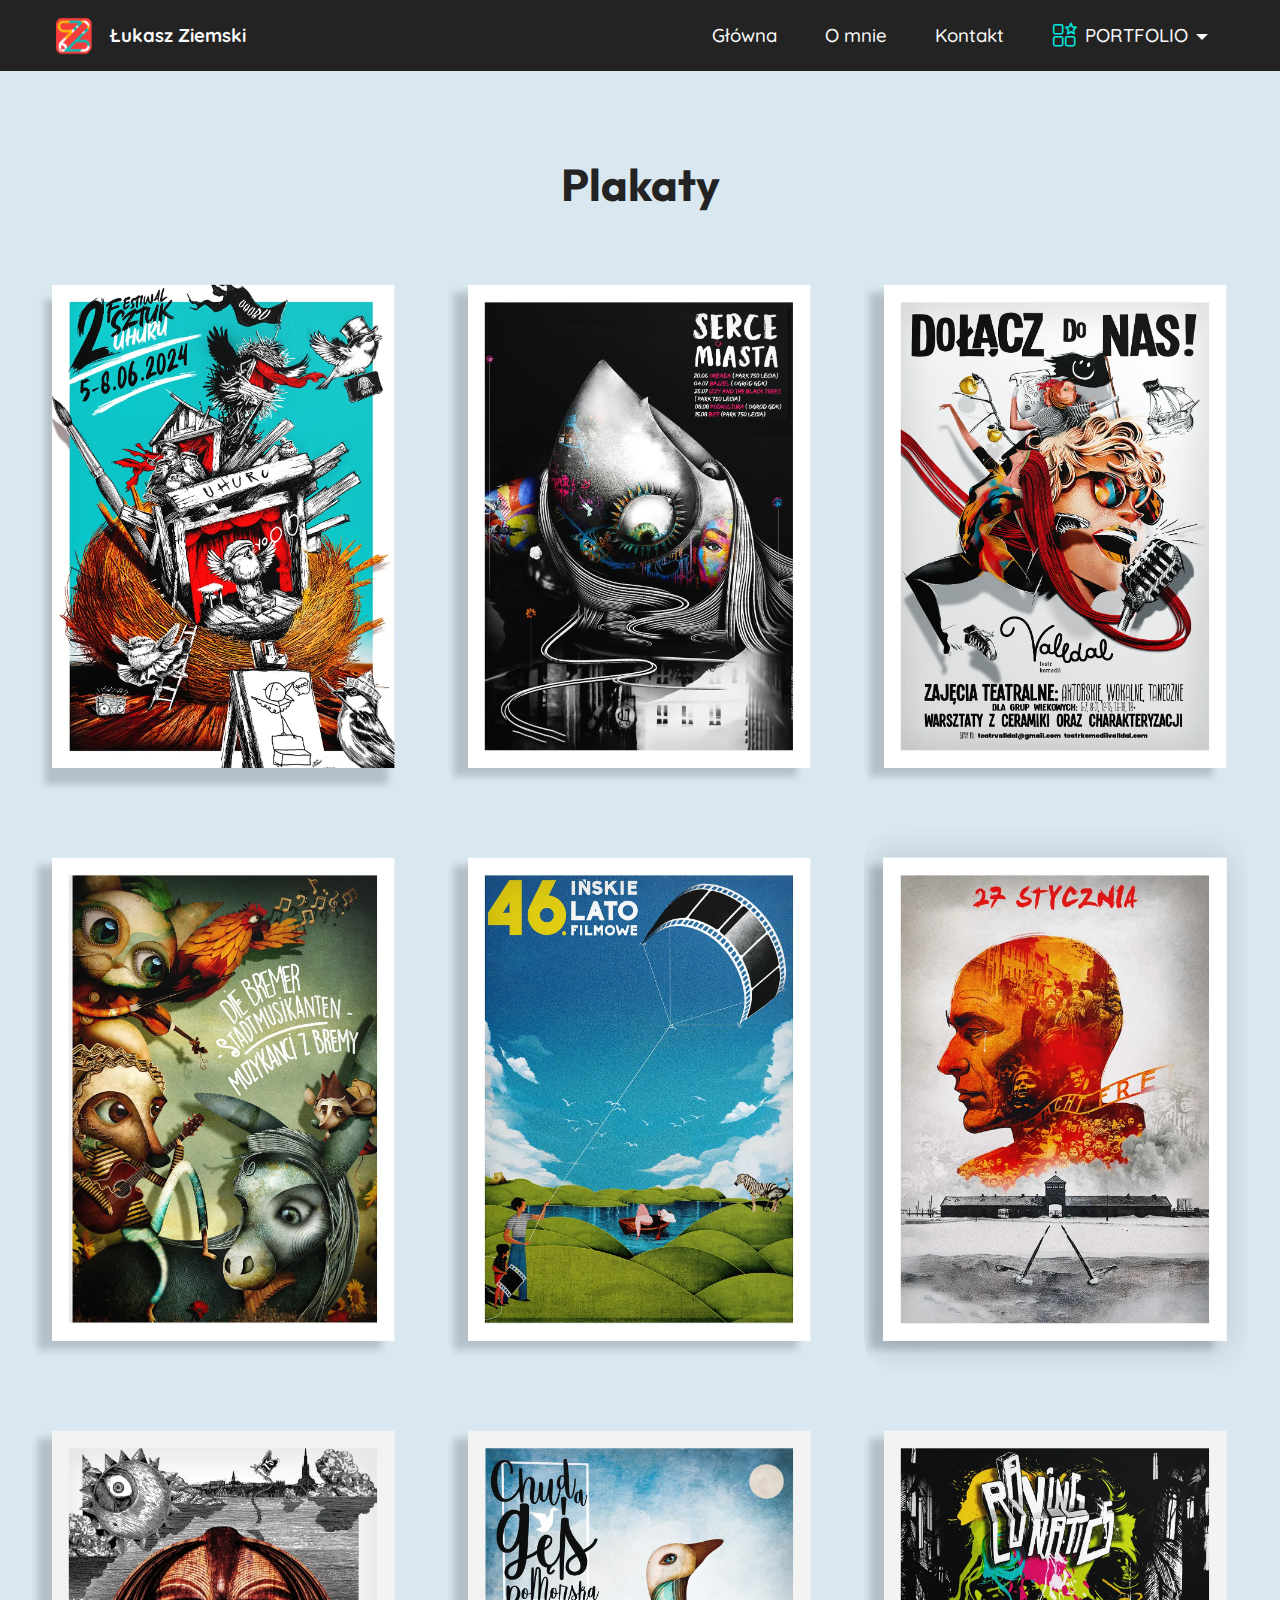
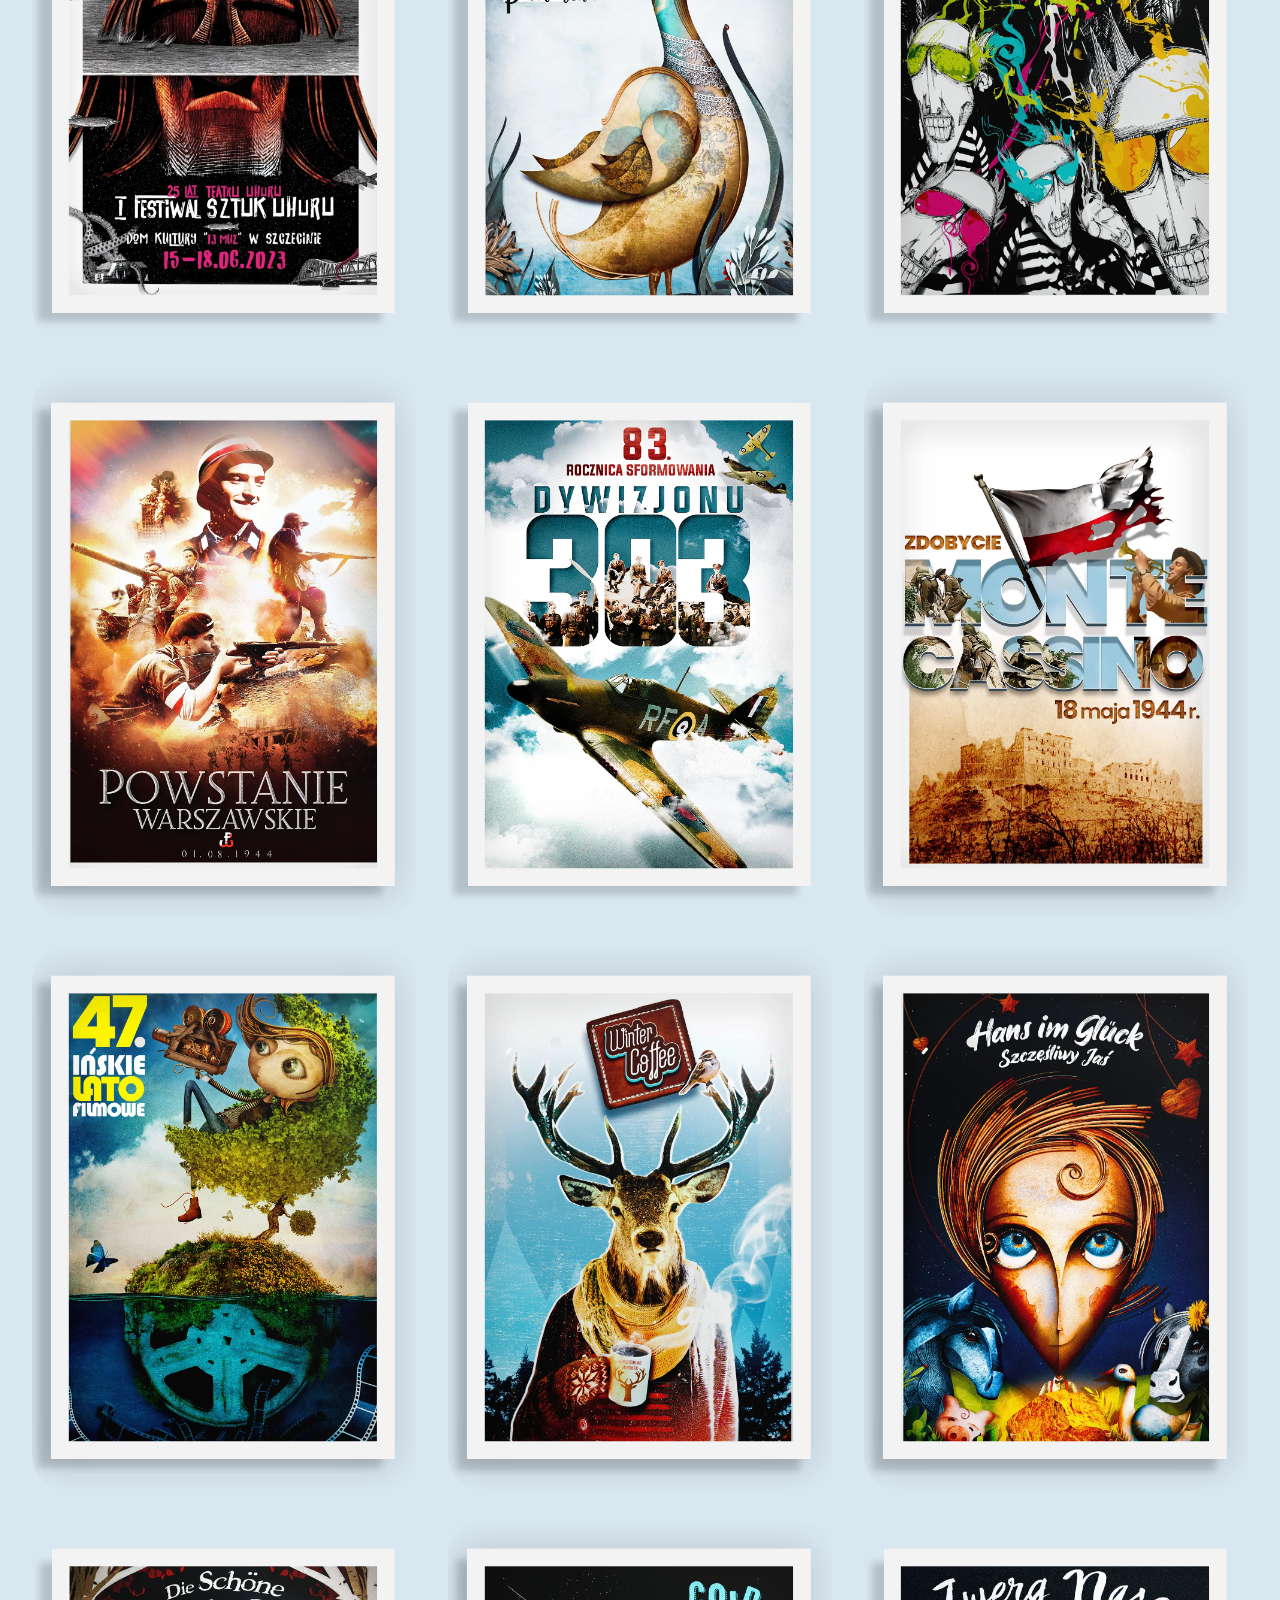
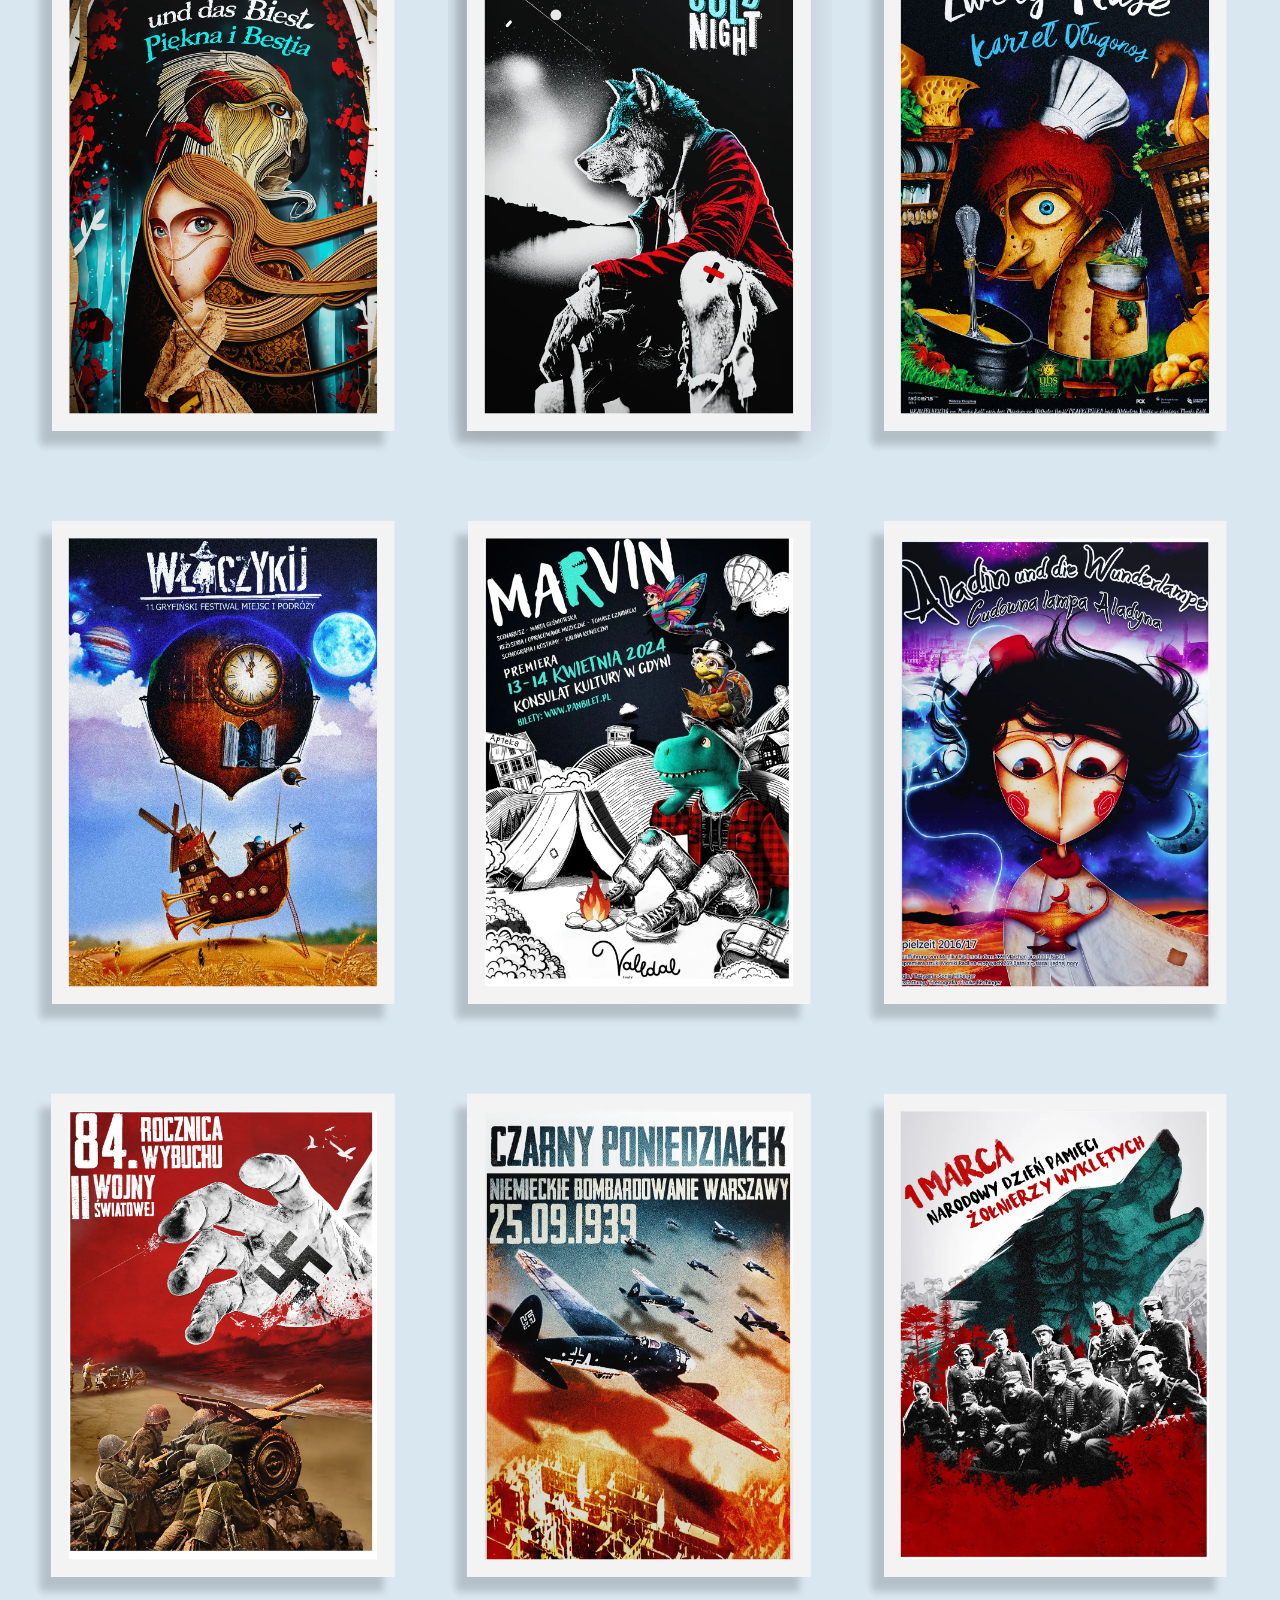
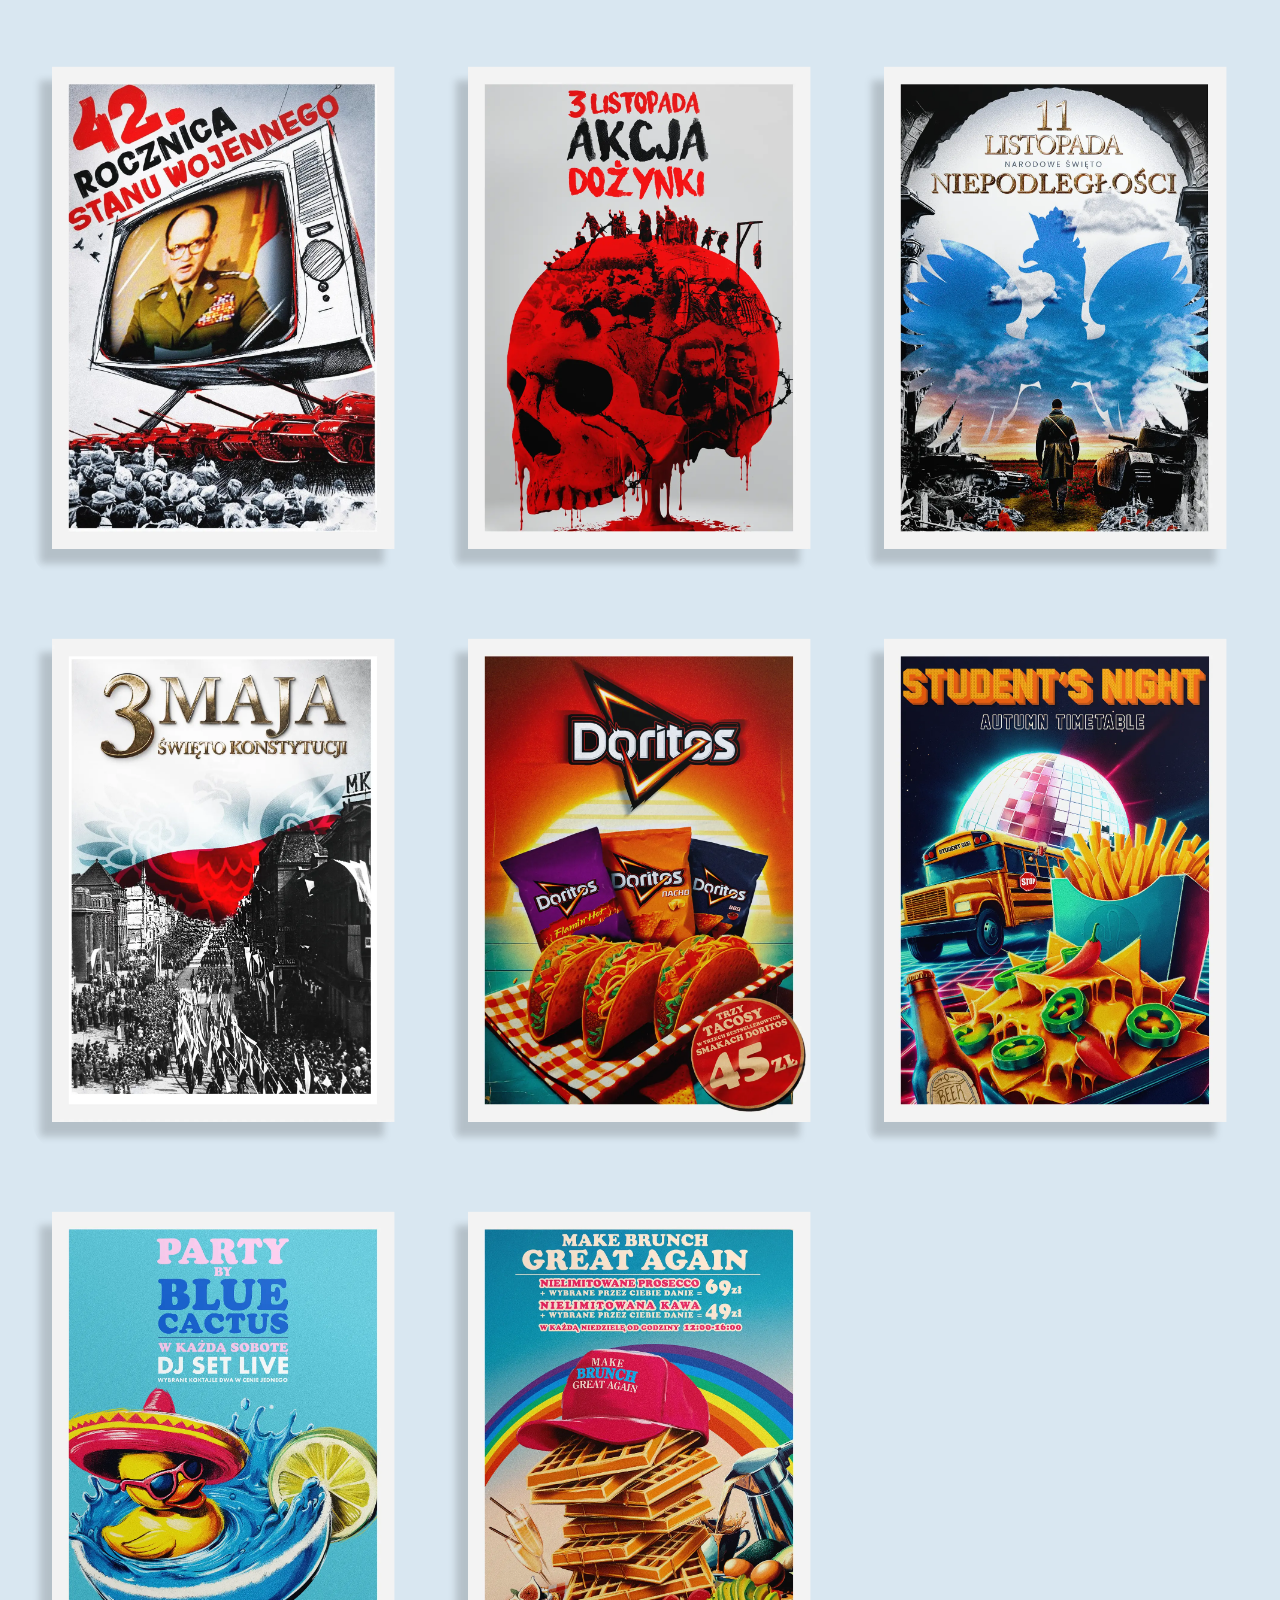
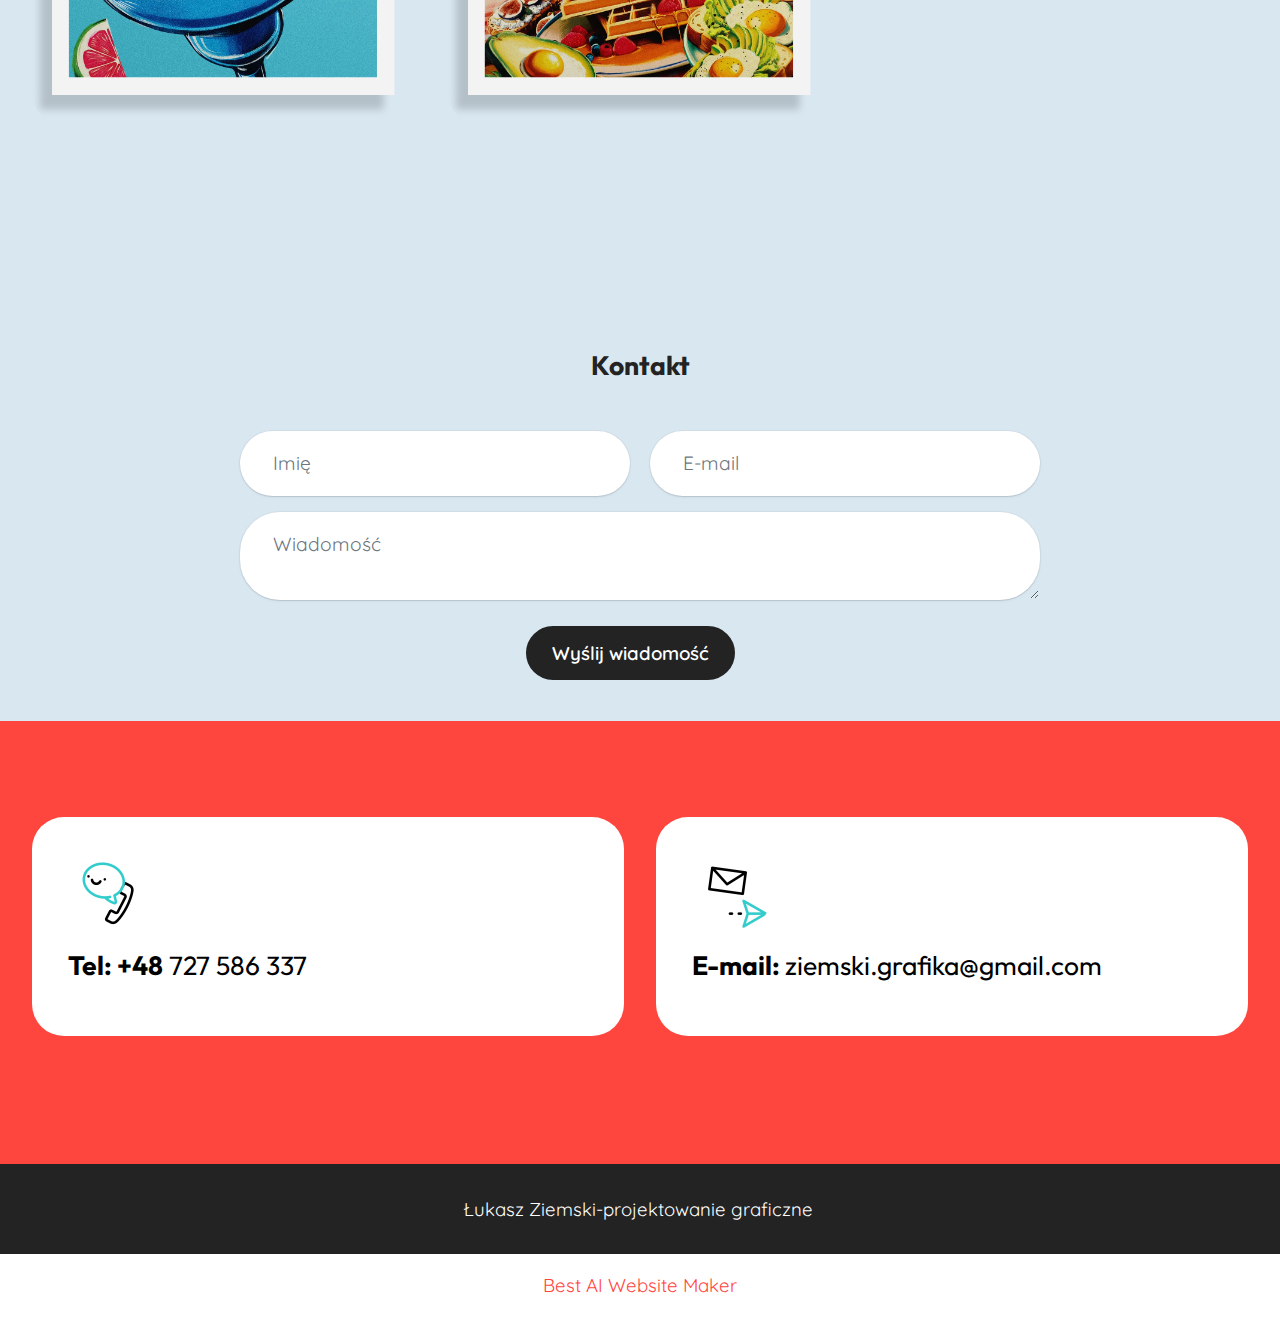
<file: page5.html>
<!DOCTYPE html>
<html  >
<head>
  <!-- Site made with Mobirise Website Builder v5.9.25, https://mobirise.com -->
  <meta charset="UTF-8">
  <meta http-equiv="X-UA-Compatible" content="IE=edge">
  <meta name="generator" content="Mobirise v5.9.25, mobirise.com">
  <meta name="viewport" content="width=device-width, initial-scale=1, minimum-scale=1">
  <link rel="shortcut icon" href="assets/images/1-128x132.png" type="image/x-icon">
  <meta name="description" content="">
  
  
  <title>Plakaty</title>
  <link rel="stylesheet" href="assets/web/assets/mobirise-icons-bold/mobirise-icons-bold.css">
  <link rel="stylesheet" href="assets/web/assets/mobirise-icons2/mobirise2.css">
  <link rel="stylesheet" href="assets/bootstrap/css/bootstrap.min.css">
  <link rel="stylesheet" href="assets/bootstrap/css/bootstrap-grid.min.css">
  <link rel="stylesheet" href="assets/bootstrap/css/bootstrap-reboot.min.css">
  <link rel="stylesheet" href="assets/dropdown/css/style.css">
  <link rel="stylesheet" href="assets/socicon/css/styles.css">
  <link rel="stylesheet" href="assets/theme/css/style.css">
  <link rel="preload" href="https://fonts.googleapis.com/css?family=Outfit:100,200,300,400,500,600,700,800,900&display=swap" as="style" onload="this.onload=null;this.rel='stylesheet'">
  <noscript><link rel="stylesheet" href="https://fonts.googleapis.com/css?family=Outfit:100,200,300,400,500,600,700,800,900&display=swap"></noscript>
  <link rel="preload" href="https://fonts.googleapis.com/css?family=Dela+Gothic+One:400&display=swap" as="style" onload="this.onload=null;this.rel='stylesheet'">
  <noscript><link rel="stylesheet" href="https://fonts.googleapis.com/css?family=Dela+Gothic+One:400&display=swap"></noscript>
  <link rel="preload" href="https://fonts.googleapis.com/css?family=Quicksand:300,400,500,600,700&display=swap" as="style" onload="this.onload=null;this.rel='stylesheet'">
  <noscript><link rel="stylesheet" href="https://fonts.googleapis.com/css?family=Quicksand:300,400,500,600,700&display=swap"></noscript>
  <link rel="preload" href="https://fonts.googleapis.com/css?family=Golos+Text:400,500,600,700,800,900&display=swap" as="style" onload="this.onload=null;this.rel='stylesheet'">
  <noscript><link rel="stylesheet" href="https://fonts.googleapis.com/css?family=Golos+Text:400,500,600,700,800,900&display=swap"></noscript>
  <link rel="preload" as="style" href="assets/mobirise/css/mbr-additional.css?v=pNxJCE"><link rel="stylesheet" href="assets/mobirise/css/mbr-additional.css?v=pNxJCE" type="text/css">

  
  
  
</head>
<body>
  
  <section data-bs-version="5.1" class="menu menu2 cid-uE0j0TaCQB" once="menu" id="menu2-2k">
    
    <nav class="navbar navbar-dropdown navbar-fixed-top navbar-expand-lg">
        <div class="container-fluid">
            <div class="navbar-brand">
                <span class="navbar-logo">
                    <a href="index.html">
                        <img src="assets/images/2-1-92x95.png" alt="Mobirise Website Builder" style="height: 3rem;">
                    </a>
                </span>
                <span class="navbar-caption-wrap"><a class="navbar-caption text-white text-primary display-7" href="index.html">Łukasz Ziemski</a></span>
            </div>
            <button class="navbar-toggler" type="button" data-toggle="collapse" data-bs-toggle="collapse" data-target="#navbarSupportedContent" data-bs-target="#navbarSupportedContent" aria-controls="navbarNavAltMarkup" aria-expanded="false" aria-label="Toggle navigation">
                <div class="hamburger">
                    <span></span>
                    <span></span>
                    <span></span>
                    <span></span>
                </div>
            </button>
            <div class="collapse navbar-collapse" id="navbarSupportedContent">
                <ul class="navbar-nav nav-dropdown nav-right" data-app-modern-menu="true"><li class="nav-item"><a class="nav-link link text-white display-7" href="index.html">Główna</a></li><li class="nav-item"><a class="nav-link link text-white text-primary display-7" href="page7.html">O mnie</a></li><li class="nav-item"><a class="nav-link link text-white text-primary display-7" href="index.html#bottom">Kontakt</a></li><li class="nav-item dropdown"><a class="nav-link link dropdown-toggle text-white display-7" href="https://mobiri.se" data-toggle="dropdown-submenu" data-bs-toggle="dropdown" data-bs-auto-close="outside" aria-expanded="false"><span class="mbrib-features mbr-iconfont mbr-iconfont-btn" style="color: rgb(0, 229, 223);"></span>PORTFOLIO</a><div class="dropdown-menu" aria-labelledby="dropdown-729"><a class="dropdown-item text-white text-primary display-7" href="page2.html"><p>LOGO&nbsp;</p></a><a class="dropdown-item text-white text-primary display-7" href="page3.html">STRONY WWW</a><a class="dropdown-item text-white text-primary display-7" href="page1.html">DRUK</a><a class="dropdown-item show text-white text-primary display-7" href="page5.html" aria-expanded="false">PLAKATY</a><a class="show dropdown-item text-white text-primary display-7" href="page4.html">SOCIAL MEDIA</a><a class="show dropdown-item text-white display-7" href="page6.html">ILUSTRACJE</a></div></li></ul>
                
                
            </div>
        </div>
    </nav>
</section>

<section data-bs-version="5.1" class="gallery1 mbr-gallery cid-uF9FenKFCK" id="gallery01-2l">
    
    

    <div class="container-fluid">
        <div class="row justify-content-center">
            <div class="col-12 content-head">
                <div class="mb-5">
                    <h3 class="mbr-section-title mbr-fonts-style align-center m-0 display-1"><strong>Plakaty</strong></h3>
                    
                </div>
            </div>
        </div>
        
        <div class="row mbr-gallery">
            
            <div class="col-12 col-md-6 col-lg-4 item gallery-image active">
                <div class="item-wrapper mb-3" data-toggle="modal" data-bs-toggle="modal" data-target="#uFO6XcHLEk-modal" data-bs-target="#uFO6XcHLEk-modal">
                    <img class="w-100" src="assets/images/2-10.webp" alt="Mobirise Website Builder" data-slide-to="0" data-bs-slide-to="0" data-target="#lb-uFO6XcHLEk" data-bs-target="#lb-uFO6XcHLEk">
                    <div class="icon-wrapper">
                        <span class="mobi-mbri mobi-mbri-search mbr-iconfont mbr-iconfont-btn"></span>
                    </div>
                </div>
                
            </div>
            
            <div class="col-12 col-md-6 col-lg-4 item gallery-image">
                <div class="item-wrapper mb-3" data-toggle="modal" data-bs-toggle="modal" data-target="#uFO6XcHLEk-modal" data-bs-target="#uFO6XcHLEk-modal">
                    <img class="w-100" src="assets/images/5-6.webp" alt="Mobirise Website Builder" data-slide-to="1" data-bs-slide-to="1" data-target="#lb-uFO6XcHLEk" data-bs-target="#lb-uFO6XcHLEk">
                    <div class="icon-wrapper">
                        <span class="mobi-mbri mobi-mbri-search mbr-iconfont mbr-iconfont-btn"></span>
                    </div>
                </div>
                
            </div><div class="col-12 col-md-6 col-lg-4 item gallery-image">
                <div class="item-wrapper mb-3" data-toggle="modal" data-bs-toggle="modal" data-target="#uFO6XcHLEk-modal" data-bs-target="#uFO6XcHLEk-modal">
                    <img class="w-100" src="assets/images/3-11.webp" alt="Mobirise Website Builder" data-slide-to="2" data-bs-slide-to="2" data-target="#lb-uFO6XcHLEk" data-bs-target="#lb-uFO6XcHLEk">
                    <div class="icon-wrapper">
                        <span class="mobi-mbri mobi-mbri-search mbr-iconfont mbr-iconfont-btn"></span>
                    </div>
                </div>
                
            </div>
            <div class="col-12 col-md-6 col-lg-4 item gallery-image">
                <div class="item-wrapper mb-3" data-toggle="modal" data-bs-toggle="modal" data-target="#uFO6XcHLEk-modal" data-bs-target="#uFO6XcHLEk-modal">
                    <img class="w-100" src="assets/images/6-7.webp" alt="Mobirise Website Builder" data-slide-to="3" data-bs-slide-to="3" data-target="#lb-uFO6XcHLEk" data-bs-target="#lb-uFO6XcHLEk">
                    <div class="icon-wrapper">
                        <span class="mobi-mbri mobi-mbri-search mbr-iconfont mbr-iconfont-btn"></span>
                    </div>
                </div>
                
            </div>
            <div class="col-12 col-md-6 col-lg-4 item gallery-image">
                <div class="item-wrapper mb-3" data-toggle="modal" data-bs-toggle="modal" data-target="#uFO6XcHLEk-modal" data-bs-target="#uFO6XcHLEk-modal">
                    <img class="w-100" src="assets/images/4-8.webp" alt="Mobirise Website Builder" data-slide-to="4" data-bs-slide-to="4" data-target="#lb-uFO6XcHLEk" data-bs-target="#lb-uFO6XcHLEk">
                    <div class="icon-wrapper">
                        <span class="mobi-mbri mobi-mbri-search mbr-iconfont mbr-iconfont-btn"></span>
                    </div>
                </div>
                
            </div>
            <div class="col-12 col-md-6 col-lg-4 item gallery-image">
                <div class="item-wrapper mb-3" data-toggle="modal" data-bs-toggle="modal" data-target="#uFO6XcHLEk-modal" data-bs-target="#uFO6XcHLEk-modal">
                    <img class="w-100" src="assets/images/7-3.webp" alt="Mobirise Website Builder" data-slide-to="5" data-bs-slide-to="5" data-target="#lb-uFO6XcHLEk" data-bs-target="#lb-uFO6XcHLEk">
                    <div class="icon-wrapper">
                        <span class="mobi-mbri mobi-mbri-search mbr-iconfont mbr-iconfont-btn"></span>
                    </div>
                </div>
                
            </div>
            <div class="col-12 col-md-6 col-lg-4 item gallery-image">
                <div class="item-wrapper mb-3" data-toggle="modal" data-bs-toggle="modal" data-target="#uFO6XcHLEk-modal" data-bs-target="#uFO6XcHLEk-modal">
                    <img class="w-100" src="assets/images/8-3.webp" alt="Mobirise Website Builder" data-slide-to="6" data-bs-slide-to="6" data-target="#lb-uFO6XcHLEk" data-bs-target="#lb-uFO6XcHLEk">
                    <div class="icon-wrapper">
                        <span class="mobi-mbri mobi-mbri-search mbr-iconfont mbr-iconfont-btn"></span>
                    </div>
                </div>
                
            </div><div class="col-12 col-md-6 col-lg-4 item gallery-image">
                <div class="item-wrapper mb-3" data-toggle="modal" data-bs-toggle="modal" data-target="#uFO6XcHLEk-modal" data-bs-target="#uFO6XcHLEk-modal">
                    <img class="w-100" src="assets/images/9-5.webp" alt="Mobirise Website Builder" data-slide-to="7" data-bs-slide-to="7" data-target="#lb-uFO6XcHLEk" data-bs-target="#lb-uFO6XcHLEk">
                    <div class="icon-wrapper">
                        <span class="mobi-mbri mobi-mbri-search mbr-iconfont mbr-iconfont-btn"></span>
                    </div>
                </div>
                
            </div><div class="col-12 col-md-6 col-lg-4 item gallery-image">
                <div class="item-wrapper mb-3" data-toggle="modal" data-bs-toggle="modal" data-target="#uFO6XcHLEk-modal" data-bs-target="#uFO6XcHLEk-modal">
                    <img class="w-100" src="assets/images/10-4.webp" alt="Mobirise Website Builder" data-slide-to="8" data-bs-slide-to="8" data-target="#lb-uFO6XcHLEk" data-bs-target="#lb-uFO6XcHLEk">
                    <div class="icon-wrapper">
                        <span class="mobi-mbri mobi-mbri-search mbr-iconfont mbr-iconfont-btn"></span>
                    </div>
                </div>
                
            </div><div class="col-12 col-md-6 col-lg-4 item gallery-image">
                <div class="item-wrapper mb-3" data-toggle="modal" data-bs-toggle="modal" data-target="#uFO6XcHLEk-modal" data-bs-target="#uFO6XcHLEk-modal">
                    <img class="w-100" src="assets/images/12-3.webp" alt="Mobirise Website Builder" data-slide-to="9" data-bs-slide-to="9" data-target="#lb-uFO6XcHLEk" data-bs-target="#lb-uFO6XcHLEk">
                    <div class="icon-wrapper">
                        <span class="mobi-mbri mobi-mbri-search mbr-iconfont mbr-iconfont-btn"></span>
                    </div>
                </div>
                
            </div><div class="col-12 col-md-6 col-lg-4 item gallery-image">
                <div class="item-wrapper mb-3" data-toggle="modal" data-bs-toggle="modal" data-target="#uFO6XcHLEk-modal" data-bs-target="#uFO6XcHLEk-modal">
                    <img class="w-100" src="assets/images/11-5.webp" alt="Mobirise Website Builder" data-slide-to="10" data-bs-slide-to="10" data-target="#lb-uFO6XcHLEk" data-bs-target="#lb-uFO6XcHLEk">
                    <div class="icon-wrapper">
                        <span class="mobi-mbri mobi-mbri-search mbr-iconfont mbr-iconfont-btn"></span>
                    </div>
                </div>
                
            </div><div class="col-12 col-md-6 col-lg-4 item gallery-image">
                <div class="item-wrapper mb-3" data-toggle="modal" data-bs-toggle="modal" data-target="#uFO6XcHLEk-modal" data-bs-target="#uFO6XcHLEk-modal">
                    <img class="w-100" src="assets/images/13-3.webp" alt="Mobirise Website Builder" data-slide-to="11" data-bs-slide-to="11" data-target="#lb-uFO6XcHLEk" data-bs-target="#lb-uFO6XcHLEk">
                    <div class="icon-wrapper">
                        <span class="mobi-mbri mobi-mbri-search mbr-iconfont mbr-iconfont-btn"></span>
                    </div>
                </div>
                
            </div><div class="col-12 col-md-6 col-lg-4 item gallery-image">
                <div class="item-wrapper mb-3" data-toggle="modal" data-bs-toggle="modal" data-target="#uFO6XcHLEk-modal" data-bs-target="#uFO6XcHLEk-modal">
                    <img class="w-100" src="assets/images/14-3.webp" alt="Mobirise Website Builder" data-slide-to="12" data-bs-slide-to="12" data-target="#lb-uFO6XcHLEk" data-bs-target="#lb-uFO6XcHLEk">
                    <div class="icon-wrapper">
                        <span class="mobi-mbri mobi-mbri-search mbr-iconfont mbr-iconfont-btn"></span>
                    </div>
                </div>
                
            </div><div class="col-12 col-md-6 col-lg-4 item gallery-image">
                <div class="item-wrapper mb-3" data-toggle="modal" data-bs-toggle="modal" data-target="#uFO6XcHLEk-modal" data-bs-target="#uFO6XcHLEk-modal">
                    <img class="w-100" src="assets/images/15-2.webp" alt="Mobirise Website Builder" data-slide-to="13" data-bs-slide-to="13" data-target="#lb-uFO6XcHLEk" data-bs-target="#lb-uFO6XcHLEk">
                    <div class="icon-wrapper">
                        <span class="mobi-mbri mobi-mbri-search mbr-iconfont mbr-iconfont-btn"></span>
                    </div>
                </div>
                
            </div><div class="col-12 col-md-6 col-lg-4 item gallery-image">
                <div class="item-wrapper mb-3" data-toggle="modal" data-bs-toggle="modal" data-target="#uFO6XcHLEk-modal" data-bs-target="#uFO6XcHLEk-modal">
                    <img class="w-100" src="assets/images/17-1.webp" alt="Mobirise Website Builder" data-slide-to="14" data-bs-slide-to="14" data-target="#lb-uFO6XcHLEk" data-bs-target="#lb-uFO6XcHLEk">
                    <div class="icon-wrapper">
                        <span class="mobi-mbri mobi-mbri-search mbr-iconfont mbr-iconfont-btn"></span>
                    </div>
                </div>
                
            </div><div class="col-12 col-md-6 col-lg-4 item gallery-image">
                <div class="item-wrapper mb-3" data-toggle="modal" data-bs-toggle="modal" data-target="#uFO6XcHLEk-modal" data-bs-target="#uFO6XcHLEk-modal">
                    <img class="w-100" src="assets/images/18-3.webp" alt="Mobirise Website Builder" data-slide-to="15" data-bs-slide-to="15" data-target="#lb-uFO6XcHLEk" data-bs-target="#lb-uFO6XcHLEk">
                    <div class="icon-wrapper">
                        <span class="mobi-mbri mobi-mbri-search mbr-iconfont mbr-iconfont-btn"></span>
                    </div>
                </div>
                
            </div><div class="col-12 col-md-6 col-lg-4 item gallery-image">
                <div class="item-wrapper mb-3" data-toggle="modal" data-bs-toggle="modal" data-target="#uFO6XcHLEk-modal" data-bs-target="#uFO6XcHLEk-modal">
                    <img class="w-100" src="assets/images/16.webp" alt="Mobirise Website Builder" data-slide-to="16" data-bs-slide-to="16" data-target="#lb-uFO6XcHLEk" data-bs-target="#lb-uFO6XcHLEk">
                    <div class="icon-wrapper">
                        <span class="mobi-mbri mobi-mbri-search mbr-iconfont mbr-iconfont-btn"></span>
                    </div>
                </div>
                
            </div><div class="col-12 col-md-6 col-lg-4 item gallery-image">
                <div class="item-wrapper mb-3" data-toggle="modal" data-bs-toggle="modal" data-target="#uFO6XcHLEk-modal" data-bs-target="#uFO6XcHLEk-modal">
                    <img class="w-100" src="assets/images/22-1.webp" alt="Mobirise Website Builder" data-slide-to="17" data-bs-slide-to="17" data-target="#lb-uFO6XcHLEk" data-bs-target="#lb-uFO6XcHLEk">
                    <div class="icon-wrapper">
                        <span class="mobi-mbri mobi-mbri-search mbr-iconfont mbr-iconfont-btn"></span>
                    </div>
                </div>
                
            </div><div class="col-12 col-md-6 col-lg-4 item gallery-image">
                <div class="item-wrapper mb-3" data-toggle="modal" data-bs-toggle="modal" data-target="#uFO6XcHLEk-modal" data-bs-target="#uFO6XcHLEk-modal">
                    <img class="w-100" src="assets/images/23-1.webp" alt="Mobirise Website Builder" data-slide-to="18" data-bs-slide-to="18" data-target="#lb-uFO6XcHLEk" data-bs-target="#lb-uFO6XcHLEk">
                    <div class="icon-wrapper">
                        <span class="mobi-mbri mobi-mbri-search mbr-iconfont mbr-iconfont-btn"></span>
                    </div>
                </div>
                
            </div><div class="col-12 col-md-6 col-lg-4 item gallery-image">
                <div class="item-wrapper mb-3" data-toggle="modal" data-bs-toggle="modal" data-target="#uFO6XcHLEk-modal" data-bs-target="#uFO6XcHLEk-modal">
                    <img class="w-100" src="assets/images/39-1.webp" alt="Mobirise Website Builder" data-slide-to="19" data-bs-slide-to="19" data-target="#lb-uFO6XcHLEk" data-bs-target="#lb-uFO6XcHLEk">
                    <div class="icon-wrapper">
                        <span class="mobi-mbri mobi-mbri-search mbr-iconfont mbr-iconfont-btn"></span>
                    </div>
                </div>
                
            </div><div class="col-12 col-md-6 col-lg-4 item gallery-image">
                <div class="item-wrapper mb-3" data-toggle="modal" data-bs-toggle="modal" data-target="#uFO6XcHLEk-modal" data-bs-target="#uFO6XcHLEk-modal">
                    <img class="w-100" src="assets/images/20-1.webp" alt="Mobirise Website Builder" data-slide-to="20" data-bs-slide-to="20" data-target="#lb-uFO6XcHLEk" data-bs-target="#lb-uFO6XcHLEk">
                    <div class="icon-wrapper">
                        <span class="mobi-mbri mobi-mbri-search mbr-iconfont mbr-iconfont-btn"></span>
                    </div>
                </div>
                
            </div><div class="col-12 col-md-6 col-lg-4 item gallery-image">
                <div class="item-wrapper mb-3" data-toggle="modal" data-bs-toggle="modal" data-target="#uFO6XcHLEk-modal" data-bs-target="#uFO6XcHLEk-modal">
                    <img class="w-100" src="assets/images/33-1.webp" alt="Mobirise Website Builder" data-slide-to="21" data-bs-slide-to="21" data-target="#lb-uFO6XcHLEk" data-bs-target="#lb-uFO6XcHLEk">
                    <div class="icon-wrapper">
                        <span class="mobi-mbri mobi-mbri-search mbr-iconfont mbr-iconfont-btn"></span>
                    </div>
                </div>
                
            </div><div class="col-12 col-md-6 col-lg-4 item gallery-image">
                <div class="item-wrapper mb-3" data-toggle="modal" data-bs-toggle="modal" data-target="#uFO6XcHLEk-modal" data-bs-target="#uFO6XcHLEk-modal">
                    <img class="w-100" src="assets/images/34-1.webp" alt="Mobirise Website Builder" data-slide-to="22" data-bs-slide-to="22" data-target="#lb-uFO6XcHLEk" data-bs-target="#lb-uFO6XcHLEk">
                    <div class="icon-wrapper">
                        <span class="mobi-mbri mobi-mbri-search mbr-iconfont mbr-iconfont-btn"></span>
                    </div>
                </div>
                
            </div><div class="col-12 col-md-6 col-lg-4 item gallery-image">
                <div class="item-wrapper mb-3" data-toggle="modal" data-bs-toggle="modal" data-target="#uFO6XcHLEk-modal" data-bs-target="#uFO6XcHLEk-modal">
                    <img class="w-100" src="assets/images/38-2.webp" alt="Mobirise Website Builder" data-slide-to="23" data-bs-slide-to="23" data-target="#lb-uFO6XcHLEk" data-bs-target="#lb-uFO6XcHLEk">
                    <div class="icon-wrapper">
                        <span class="mobi-mbri mobi-mbri-search mbr-iconfont mbr-iconfont-btn"></span>
                    </div>
                </div>
                
            </div><div class="col-12 col-md-6 col-lg-4 item gallery-image">
                <div class="item-wrapper mb-3" data-toggle="modal" data-bs-toggle="modal" data-target="#uFO6XcHLEk-modal" data-bs-target="#uFO6XcHLEk-modal">
                    <img class="w-100" src="assets/images/37-1.webp" alt="Mobirise Website Builder" data-slide-to="24" data-bs-slide-to="24" data-target="#lb-uFO6XcHLEk" data-bs-target="#lb-uFO6XcHLEk">
                    <div class="icon-wrapper">
                        <span class="mobi-mbri mobi-mbri-search mbr-iconfont mbr-iconfont-btn"></span>
                    </div>
                </div>
                
            </div><div class="col-12 col-md-6 col-lg-4 item gallery-image">
                <div class="item-wrapper mb-3" data-toggle="modal" data-bs-toggle="modal" data-target="#uFO6XcHLEk-modal" data-bs-target="#uFO6XcHLEk-modal">
                    <img class="w-100" src="assets/images/35-1.webp" alt="Mobirise Website Builder" data-slide-to="25" data-bs-slide-to="25" data-target="#lb-uFO6XcHLEk" data-bs-target="#lb-uFO6XcHLEk">
                    <div class="icon-wrapper">
                        <span class="mobi-mbri mobi-mbri-search mbr-iconfont mbr-iconfont-btn"></span>
                    </div>
                </div>
                
            </div><div class="col-12 col-md-6 col-lg-4 item gallery-image">
                <div class="item-wrapper mb-3" data-toggle="modal" data-bs-toggle="modal" data-target="#uFO6XcHLEk-modal" data-bs-target="#uFO6XcHLEk-modal">
                    <img class="w-100" src="assets/images/36-1.webp" alt="Mobirise Website Builder" data-slide-to="26" data-bs-slide-to="26" data-target="#lb-uFO6XcHLEk" data-bs-target="#lb-uFO6XcHLEk">
                    <div class="icon-wrapper">
                        <span class="mobi-mbri mobi-mbri-search mbr-iconfont mbr-iconfont-btn"></span>
                    </div>
                </div>
                
            </div><div class="col-12 col-md-6 col-lg-4 item gallery-image">
                <div class="item-wrapper mb-3" data-toggle="modal" data-bs-toggle="modal" data-target="#uFO6XcHLEk-modal" data-bs-target="#uFO6XcHLEk-modal">
                    <img class="w-100" src="assets/images/32-1.webp" alt="Mobirise Website Builder" data-slide-to="27" data-bs-slide-to="27" data-target="#lb-uFO6XcHLEk" data-bs-target="#lb-uFO6XcHLEk">
                    <div class="icon-wrapper">
                        <span class="mobi-mbri mobi-mbri-search mbr-iconfont mbr-iconfont-btn"></span>
                    </div>
                </div>
                
            </div><div class="col-12 col-md-6 col-lg-4 item gallery-image">
                <div class="item-wrapper mb-3" data-toggle="modal" data-bs-toggle="modal" data-target="#uFO6XcHLEk-modal" data-bs-target="#uFO6XcHLEk-modal">
                    <img class="w-100" src="assets/images/28-1.webp" alt="Mobirise Website Builder" data-slide-to="28" data-bs-slide-to="28" data-target="#lb-uFO6XcHLEk" data-bs-target="#lb-uFO6XcHLEk">
                    <div class="icon-wrapper">
                        <span class="mobi-mbri mobi-mbri-search mbr-iconfont mbr-iconfont-btn"></span>
                    </div>
                </div>
                
            </div><div class="col-12 col-md-6 col-lg-4 item gallery-image">
                <div class="item-wrapper mb-3" data-toggle="modal" data-bs-toggle="modal" data-target="#uFO6XcHLEk-modal" data-bs-target="#uFO6XcHLEk-modal">
                    <img class="w-100" src="assets/images/30-2.webp" alt="Mobirise Website Builder" data-slide-to="29" data-bs-slide-to="29" data-target="#lb-uFO6XcHLEk" data-bs-target="#lb-uFO6XcHLEk">
                    <div class="icon-wrapper">
                        <span class="mobi-mbri mobi-mbri-search mbr-iconfont mbr-iconfont-btn"></span>
                    </div>
                </div>
                
            </div><div class="col-12 col-md-6 col-lg-4 item gallery-image">
                <div class="item-wrapper mb-3" data-toggle="modal" data-bs-toggle="modal" data-target="#uFO6XcHLEk-modal" data-bs-target="#uFO6XcHLEk-modal">
                    <img class="w-100" src="assets/images/29-1.webp" alt="Mobirise Website Builder" data-slide-to="30" data-bs-slide-to="30" data-target="#lb-uFO6XcHLEk" data-bs-target="#lb-uFO6XcHLEk">
                    <div class="icon-wrapper">
                        <span class="mobi-mbri mobi-mbri-search mbr-iconfont mbr-iconfont-btn"></span>
                    </div>
                </div>
                
            </div><div class="col-12 col-md-6 col-lg-4 item gallery-image">
                <div class="item-wrapper mb-3" data-toggle="modal" data-bs-toggle="modal" data-target="#uFO6XcHLEk-modal" data-bs-target="#uFO6XcHLEk-modal">
                    <img class="w-100" src="assets/images/31-1.webp" alt="Mobirise Website Builder" data-slide-to="31" data-bs-slide-to="31" data-target="#lb-uFO6XcHLEk" data-bs-target="#lb-uFO6XcHLEk">
                    <div class="icon-wrapper">
                        <span class="mobi-mbri mobi-mbri-search mbr-iconfont mbr-iconfont-btn"></span>
                    </div>
                </div>
                
            </div>
        </div>

        <div class="modal mbr-slider" tabindex="-1" role="dialog" aria-hidden="true" id="uFO6XcHLEk-modal">
            <div class="modal-dialog" role="document">
                <div class="modal-content">
                    <div class="modal-body">
                        <div class="carousel slide" data-pause="false" data-bs-pause="false" id="lb-uFO6XcHLEk" data-interval="5000" data-bs-interval="5000">
                            <div class="carousel-inner">
                                
                                <div class="carousel-item active">
                                    <img class="d-block w-100" src="assets/images/2-10.webp" alt="Mobirise Website Builder">
                                </div>
                                
                                <div class="carousel-item">
                                    <img class="d-block w-100" src="assets/images/5-6.webp" alt="Mobirise Website Builder">
                                </div><div class="carousel-item">
                                    <img class="d-block w-100" src="assets/images/3-11.webp" alt="Mobirise Website Builder">
                                </div>
                                <div class="carousel-item">
                                    <img class="d-block w-100" src="assets/images/6-7.webp" alt="Mobirise Website Builder">
                                </div>
                                <div class="carousel-item">
                                    <img class="d-block w-100" src="assets/images/4-8.webp" alt="Mobirise Website Builder">
                                </div>
                                <div class="carousel-item">
                                    <img class="d-block w-100" src="assets/images/7-3.webp" alt="Mobirise Website Builder">
                                </div>
                                <div class="carousel-item">
                                    <img class="d-block w-100" src="assets/images/8-3.webp" alt="Mobirise Website Builder">
                                </div><div class="carousel-item">
                                    <img class="d-block w-100" src="assets/images/9-5.webp" alt="Mobirise Website Builder">
                                </div><div class="carousel-item">
                                    <img class="d-block w-100" src="assets/images/10-4.webp" alt="Mobirise Website Builder">
                                </div><div class="carousel-item">
                                    <img class="d-block w-100" src="assets/images/12-3.webp" alt="Mobirise Website Builder">
                                </div><div class="carousel-item">
                                    <img class="d-block w-100" src="assets/images/11-5.webp" alt="Mobirise Website Builder">
                                </div><div class="carousel-item">
                                    <img class="d-block w-100" src="assets/images/13-3.webp" alt="Mobirise Website Builder">
                                </div><div class="carousel-item">
                                    <img class="d-block w-100" src="assets/images/14-3.webp" alt="Mobirise Website Builder">
                                </div><div class="carousel-item">
                                    <img class="d-block w-100" src="assets/images/15-2.webp" alt="Mobirise Website Builder">
                                </div><div class="carousel-item">
                                    <img class="d-block w-100" src="assets/images/17-1.webp" alt="Mobirise Website Builder">
                                </div><div class="carousel-item">
                                    <img class="d-block w-100" src="assets/images/18-3.webp" alt="Mobirise Website Builder">
                                </div><div class="carousel-item">
                                    <img class="d-block w-100" src="assets/images/16.webp" alt="Mobirise Website Builder">
                                </div><div class="carousel-item">
                                    <img class="d-block w-100" src="assets/images/22-1.webp" alt="Mobirise Website Builder">
                                </div><div class="carousel-item">
                                    <img class="d-block w-100" src="assets/images/23-1.webp" alt="Mobirise Website Builder">
                                </div><div class="carousel-item">
                                    <img class="d-block w-100" src="assets/images/39-1.webp" alt="Mobirise Website Builder">
                                </div><div class="carousel-item">
                                    <img class="d-block w-100" src="assets/images/20-1.webp" alt="Mobirise Website Builder">
                                </div><div class="carousel-item">
                                    <img class="d-block w-100" src="assets/images/33-1.webp" alt="Mobirise Website Builder">
                                </div><div class="carousel-item">
                                    <img class="d-block w-100" src="assets/images/34-1.webp" alt="Mobirise Website Builder">
                                </div><div class="carousel-item">
                                    <img class="d-block w-100" src="assets/images/38-2.webp" alt="Mobirise Website Builder">
                                </div><div class="carousel-item">
                                    <img class="d-block w-100" src="assets/images/37-1.webp" alt="Mobirise Website Builder">
                                </div><div class="carousel-item">
                                    <img class="d-block w-100" src="assets/images/35-1.webp" alt="Mobirise Website Builder">
                                </div><div class="carousel-item">
                                    <img class="d-block w-100" src="assets/images/36-1.webp" alt="Mobirise Website Builder">
                                </div><div class="carousel-item">
                                    <img class="d-block w-100" src="assets/images/32-1.webp" alt="Mobirise Website Builder">
                                </div><div class="carousel-item">
                                    <img class="d-block w-100" src="assets/images/28-1.webp" alt="Mobirise Website Builder">
                                </div><div class="carousel-item">
                                    <img class="d-block w-100" src="assets/images/30-2.webp" alt="Mobirise Website Builder">
                                </div><div class="carousel-item">
                                    <img class="d-block w-100" src="assets/images/29-1.webp" alt="Mobirise Website Builder">
                                </div><div class="carousel-item">
                                    <img class="d-block w-100" src="assets/images/31-1.webp" alt="Mobirise Website Builder">
                                </div>
                            </div>
                            <ol class="carousel-indicators">
                                <li data-slide-to="0" data-bs-slide-to="0" class="active" data-target="#lb-uFO6XcHLEk" data-bs-target="#lb-uFO6XcHLEk"></li>
                                <li data-slide-to="1" data-bs-slide-to="1" data-target="#lb-uFO6XcHLEk" data-bs-target="#lb-uFO6XcHLEk"></li>
                                <li data-slide-to="2" data-bs-slide-to="2" data-target="#lb-uFO6XcHLEk" data-bs-target="#lb-uFO6XcHLEk"></li>
                                <li data-slide-to="3" data-bs-slide-to="3" data-target="#lb-uFO6XcHLEk" data-bs-target="#lb-uFO6XcHLEk"></li>
                                <li data-slide-to="4" data-bs-slide-to="4" data-target="#lb-uFO6XcHLEk" data-bs-target="#lb-uFO6XcHLEk"></li>
                                <li data-slide-to="5" data-bs-slide-to="5" data-target="#lb-uFO6XcHLEk" data-bs-target="#lb-uFO6XcHLEk"></li>
                                <li data-slide-to="6" data-bs-slide-to="6" data-target="#lb-uFO6XcHLEk" data-bs-target="#lb-uFO6XcHLEk"></li><li data-slide-to="7" data-bs-slide-to="7" data-target="#lb-uFO6XcHLEk" data-bs-target="#lb-uFO6XcHLEk"></li><li data-slide-to="8" data-bs-slide-to="8" data-target="#lb-uFO6XcHLEk" data-bs-target="#lb-uFO6XcHLEk"></li><li data-slide-to="9" data-bs-slide-to="9" data-target="#lb-uFO6XcHLEk" data-bs-target="#lb-uFO6XcHLEk"></li><li data-slide-to="10" data-bs-slide-to="10" data-target="#lb-uFO6XcHLEk" data-bs-target="#lb-uFO6XcHLEk"></li><li data-slide-to="11" data-bs-slide-to="11" data-target="#lb-uFO6XcHLEk" data-bs-target="#lb-uFO6XcHLEk"></li><li data-slide-to="12" data-bs-slide-to="12" data-target="#lb-uFO6XcHLEk" data-bs-target="#lb-uFO6XcHLEk"></li><li data-slide-to="13" data-bs-slide-to="13" data-target="#lb-uFO6XcHLEk" data-bs-target="#lb-uFO6XcHLEk"></li><li data-slide-to="14" data-bs-slide-to="14" data-target="#lb-uFO6XcHLEk" data-bs-target="#lb-uFO6XcHLEk"></li><li data-slide-to="15" data-bs-slide-to="15" data-target="#lb-uFO6XcHLEk" data-bs-target="#lb-uFO6XcHLEk"></li><li data-slide-to="16" data-bs-slide-to="16" data-target="#lb-uFO6XcHLEk" data-bs-target="#lb-uFO6XcHLEk"></li><li data-slide-to="17" data-bs-slide-to="17" data-target="#lb-uFO6XcHLEk" data-bs-target="#lb-uFO6XcHLEk"></li><li data-slide-to="18" data-bs-slide-to="18" data-target="#lb-uFO6XcHLEk" data-bs-target="#lb-uFO6XcHLEk"></li><li data-slide-to="19" data-bs-slide-to="19" data-target="#lb-uFO6XcHLEk" data-bs-target="#lb-uFO6XcHLEk"></li><li data-slide-to="20" data-bs-slide-to="20" data-target="#lb-uFO6XcHLEk" data-bs-target="#lb-uFO6XcHLEk"></li><li data-slide-to="21" data-bs-slide-to="21" data-target="#lb-uFO6XcHLEk" data-bs-target="#lb-uFO6XcHLEk"></li><li data-slide-to="22" data-bs-slide-to="22" data-target="#lb-uFO6XcHLEk" data-bs-target="#lb-uFO6XcHLEk"></li><li data-slide-to="23" data-bs-slide-to="23" data-target="#lb-uFO6XcHLEk" data-bs-target="#lb-uFO6XcHLEk"></li><li data-slide-to="24" data-bs-slide-to="24" data-target="#lb-uFO6XcHLEk" data-bs-target="#lb-uFO6XcHLEk"></li><li data-slide-to="25" data-bs-slide-to="25" data-target="#lb-uFO6XcHLEk" data-bs-target="#lb-uFO6XcHLEk"></li><li data-slide-to="26" data-bs-slide-to="26" data-target="#lb-uFO6XcHLEk" data-bs-target="#lb-uFO6XcHLEk"></li><li data-slide-to="27" data-bs-slide-to="27" data-target="#lb-uFO6XcHLEk" data-bs-target="#lb-uFO6XcHLEk"></li><li data-slide-to="28" data-bs-slide-to="28" data-target="#lb-uFO6XcHLEk" data-bs-target="#lb-uFO6XcHLEk"></li><li data-slide-to="29" data-bs-slide-to="29" data-target="#lb-uFO6XcHLEk" data-bs-target="#lb-uFO6XcHLEk"></li><li data-slide-to="30" data-bs-slide-to="30" data-target="#lb-uFO6XcHLEk" data-bs-target="#lb-uFO6XcHLEk"></li><li data-slide-to="31" data-bs-slide-to="31" data-target="#lb-uFO6XcHLEk" data-bs-target="#lb-uFO6XcHLEk"></li>
                                
                            </ol>
                            <a role="button" href="" class="close" data-dismiss="modal" data-bs-dismiss="modal" aria-label="Close">
                            </a>
                            <a class="carousel-control-prev carousel-control" role="button" data-slide="prev" data-bs-slide="prev" href="#lb-uFO6XcHLEk">
                                <span class="mobi-mbri mobi-mbri-arrow-prev" aria-hidden="true"></span>
                                <span class="sr-only visually-hidden">Previous</span>
                            </a>
                            <a class="carousel-control-next carousel-control" role="button" data-slide="next" data-bs-slide="next" href="#lb-uFO6XcHLEk">
                                <span class="mobi-mbri mobi-mbri-arrow-next" aria-hidden="true"></span>
                                <span class="sr-only visually-hidden">Next</span>
                            </a>
                        </div>
                    </div>
                </div>
            </div>
        </div>
    </div>
</section>

<section data-bs-version="5.1" class="form5 cid-uFkcwV8gjx" id="form02-3t">
    
    
    <div class="container">
        <div class="row justify-content-center">
            <div class="col-12 content-head">
                <div class="mbr-section-head mb-5">
                    <h3 class="mbr-section-title mbr-fonts-style align-center mb-0 display-2">
                        <strong>Kontakt</strong></h3>
                    
                </div>
            </div>
        </div>
        <div class="row justify-content-center">
            <div class="col-lg-8 mx-auto mbr-form" data-form-type="formoid">
                <form action="https://mobirise.eu/" method="POST" class="mbr-form form-with-styler" data-form-title="Form Name"><input type="hidden" name="email" data-form-email="true" value="j/cp+SZfn131Q492qoyEYQvwJEQbChBcfUXBknlPSCalJt6MkhtNzhPy22OXG5TzEO+UYknx/73XRO70KKGjtSKy51UstuZYmcAN3NylAfPYnXG6gMLFGPOGOg6XtCHz">
                    <div class="row">
                        <div hidden="hidden" data-form-alert="" class="alert alert-success col-12">Dziękuję za wiadomość :)</div>
                        <div hidden="hidden" data-form-alert-danger="" class="alert alert-danger col-12">
                            Oops...! some problem!
                        </div>
                    </div>
                    <div class="dragArea row">
                        <div class="col-md col-sm-12 form-group mb-3" data-for="name">
                            <input type="text" name="name" placeholder="Imię" data-form-field="name" class="form-control" value="" id="name-form02-3t">
                        </div>
                        <div class="col-md col-sm-12 form-group mb-3" data-for="email">
                            <input type="email" name="email" placeholder="E-mail" data-form-field="email" class="form-control" value="" id="email-form02-3t">
                        </div>
                        
                        <div class="col-12 form-group mb-3" data-for="textarea">
                            <textarea name="textarea" placeholder="Wiadomość" data-form-field="textarea" class="form-control" id="textarea-form02-3t"></textarea>
                        </div>
                        <div class="col-lg-12 col-md-12 col-sm-12 align-center mbr-section-btn"><button type="submit" class="btn btn-black display-7">Wyślij wiadomość</button></div>
                    </div>
                </form>
            </div>
        </div>
    </div>
</section>

<section data-bs-version="5.1" class="start features20 cid-uFkc4jiOaD" id="features020-3p">
	

	
	
	<div class="container">
		
		<div class="row">
			<div class="item features-without-image col-12 col-md-6 col-lg-6 item-mb">
				<div class="item-wrapper">
					<div class="card-box align-left">
						<div class="img-wrapper mb-3">
							<img src="assets/images/calling-10182244.gif" alt="">
						</div>
						<h5 class="card-title mbr-fonts-style display-2">
							<strong>Tel:&nbsp;</strong><strong>+48</strong> 727 586 337</h5>
						
					</div>
				</div>
			</div>
			<div class="item features-without-image col-12 col-md-6 col-lg-6 item-mb">
				<div class="item-wrapper">
					<div class="card-box align-left">
						<div class="img-wrapper mb-3">
							<img src="assets/images/message-11919478.gif" alt="">
						</div>
						<h5 class="card-title mbr-fonts-style display-2">
							<strong>E-mail: </strong>ziemski.grafika@gmail.com</h5>
						
					</div>
				</div>
			</div>
			
		</div>
	</div>
</section>

<section data-bs-version="5.1" class="footer4 cid-uFCS1aocQd" once="footers" id="footer04-4e">

    

    

    <div class="container">
        <div class="media-container-row align-center mbr-white">
            <div class="col-12">
                <p class="mbr-text mb-0 mbr-fonts-style display-7">
                    Łukasz Ziemski-projektowanie graficzne&nbsp;</p>
            </div>
        </div>
    </div>
</section><section class="display-7" style="padding: 0;align-items: center;justify-content: center;flex-wrap: wrap;    align-content: center;display: flex;position: relative;height: 4rem;"><a href="https://mobiri.se/3072950" style="flex: 1 1;height: 4rem;position: absolute;width: 100%;z-index: 1;"><img alt="" style="height: 4rem;" src="[data-uri]"></a><p style="margin: 0;text-align: center;" class="display-7">&#8204;</p><a style="z-index:1" href="https://mobirise.com/builder/ai-website-maker.html">Best AI Website Maker</a></section><script src="assets/bootstrap/js/bootstrap.bundle.min.js"></script>  <script src="assets/smoothscroll/smooth-scroll.js"></script>  <script src="assets/ytplayer/index.js"></script>  <script src="assets/dropdown/js/navbar-dropdown.js"></script>  <script src="assets/theme/js/script.js"></script>  <script src="assets/formoid/formoid.min.js"></script>  
  
  
</body>
</html>
</file>
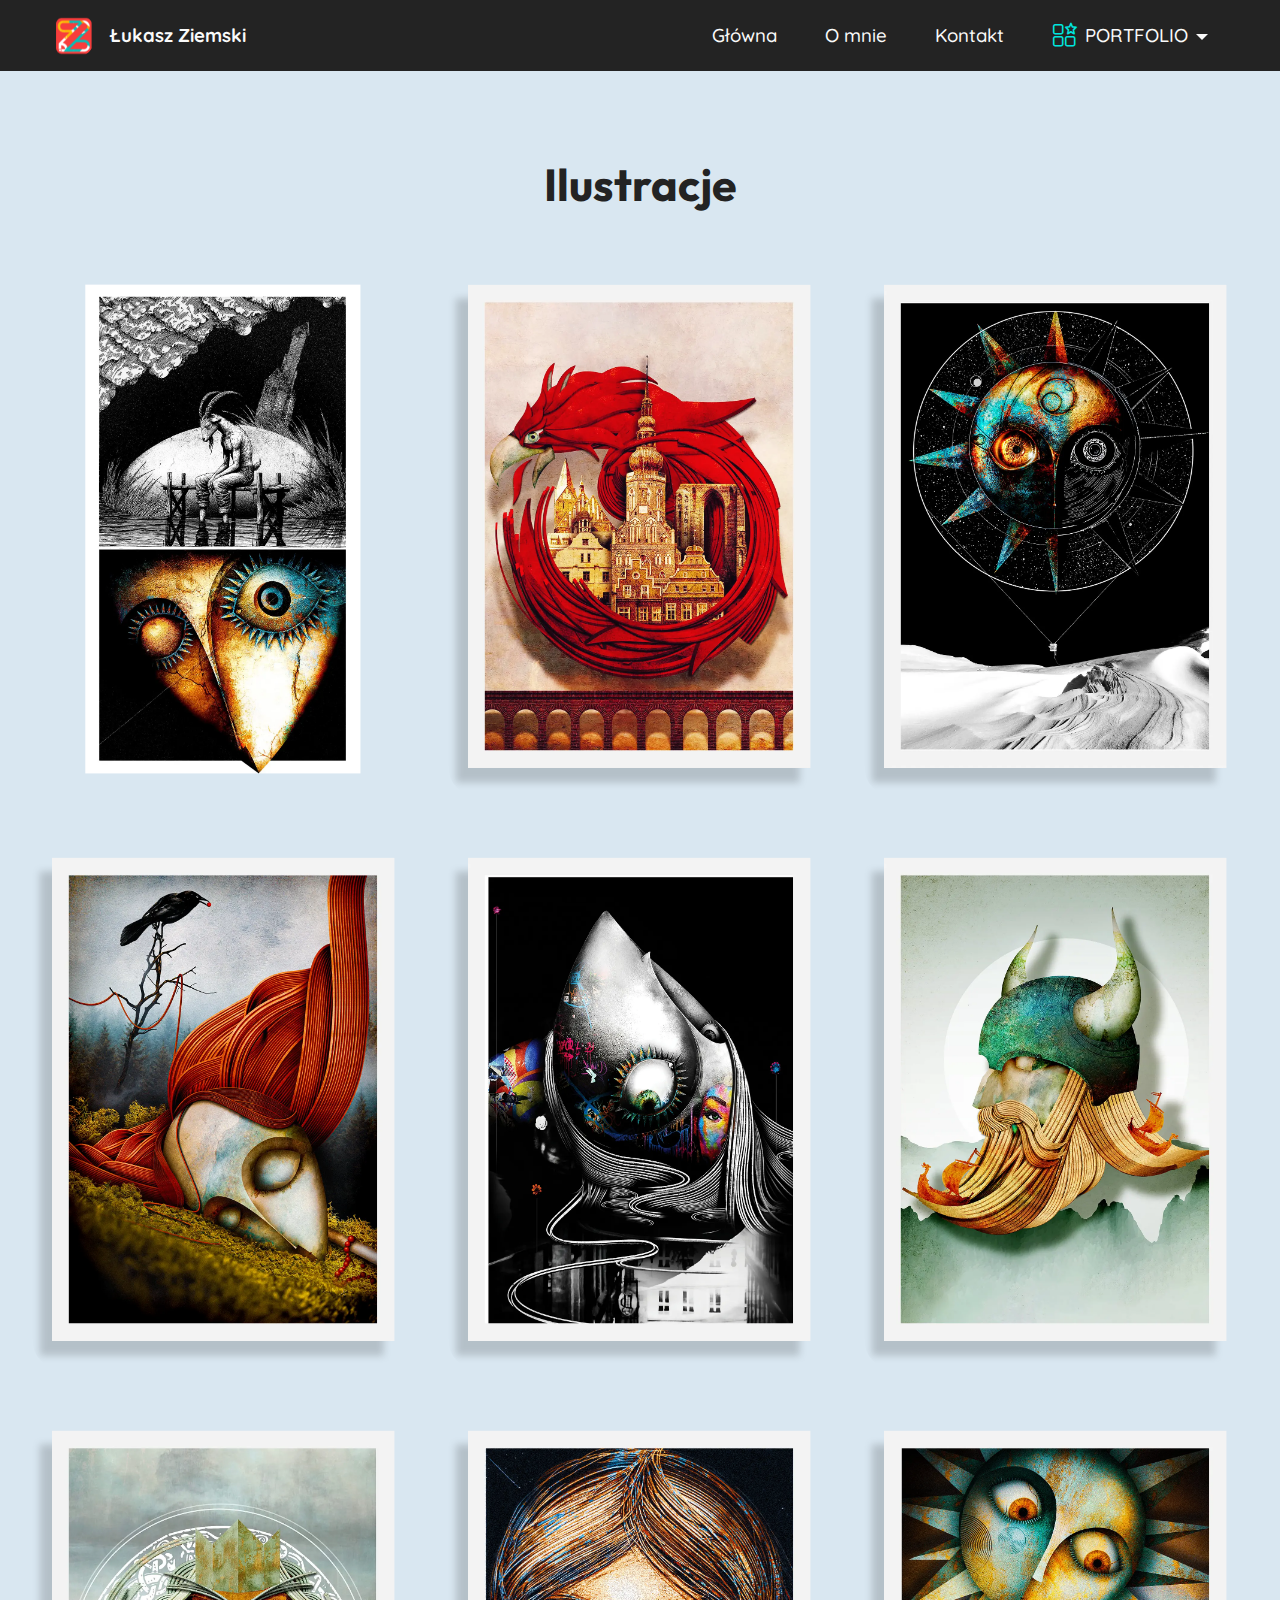
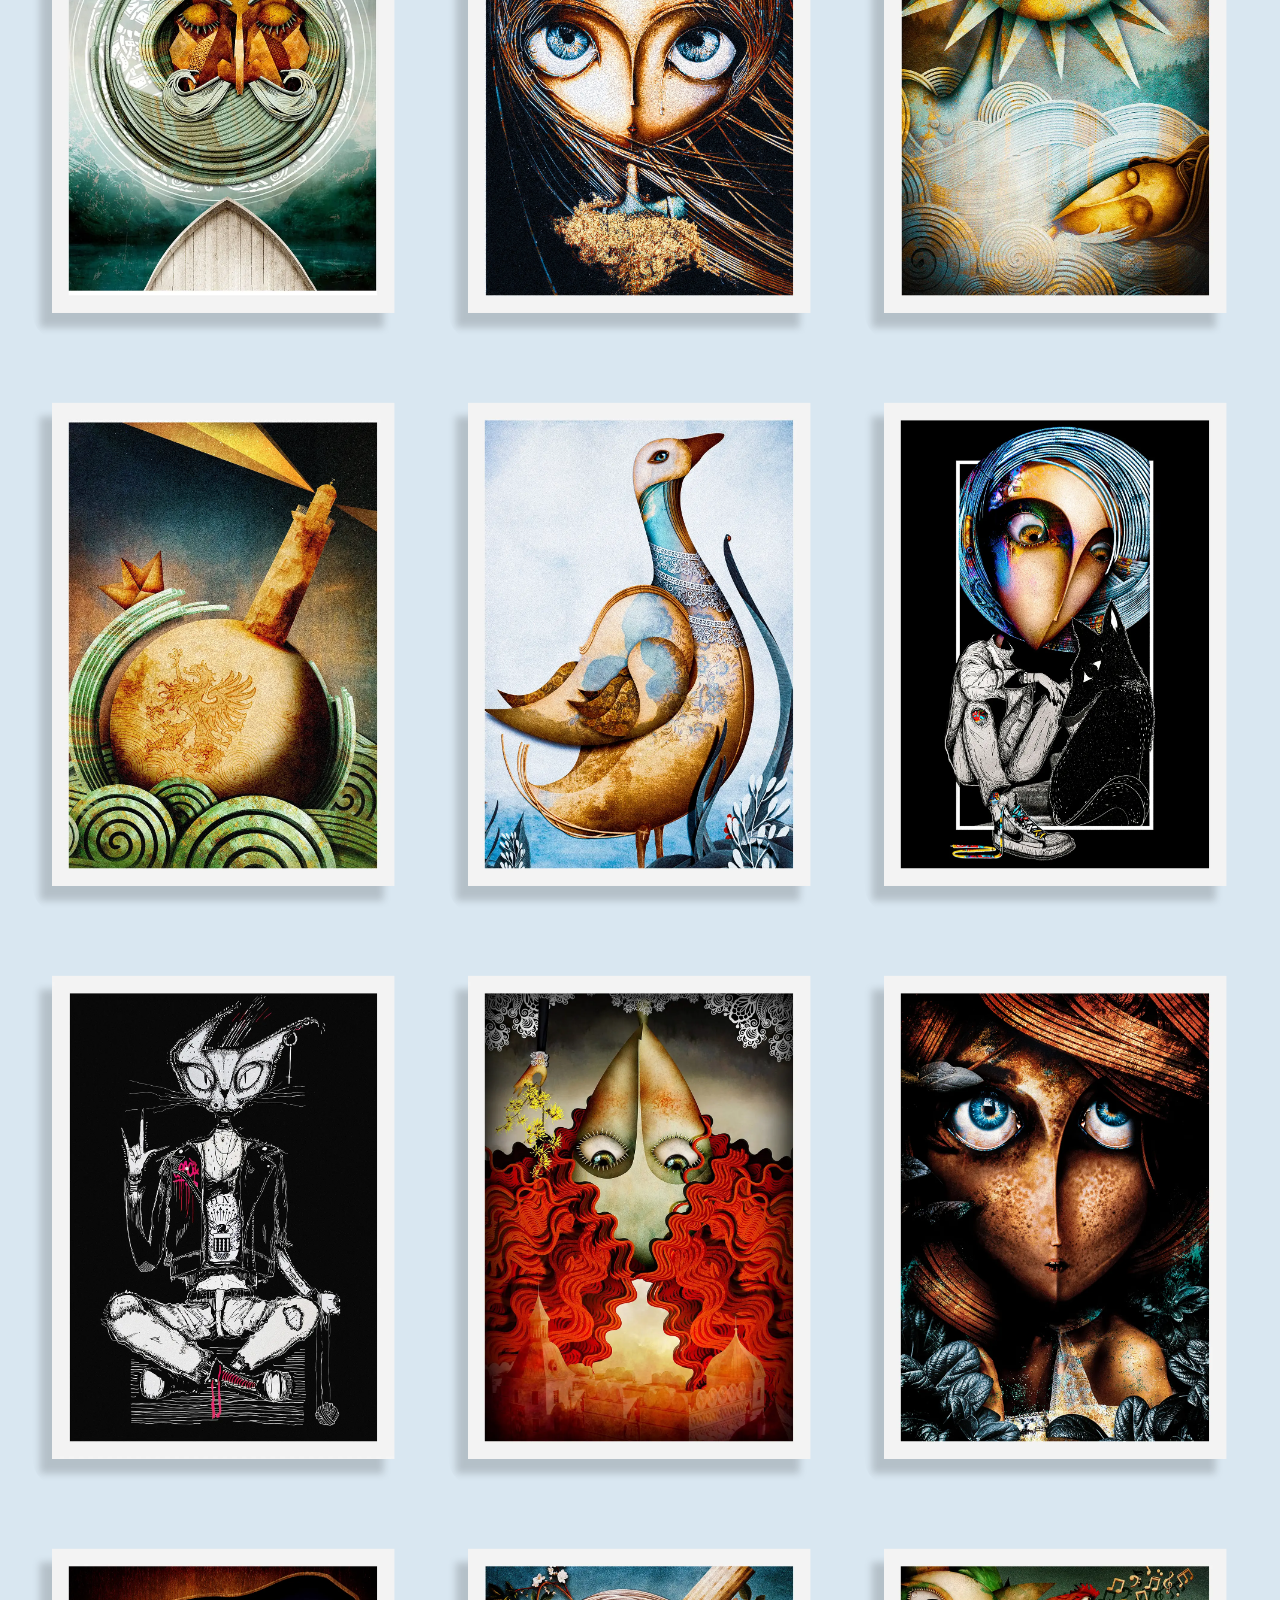
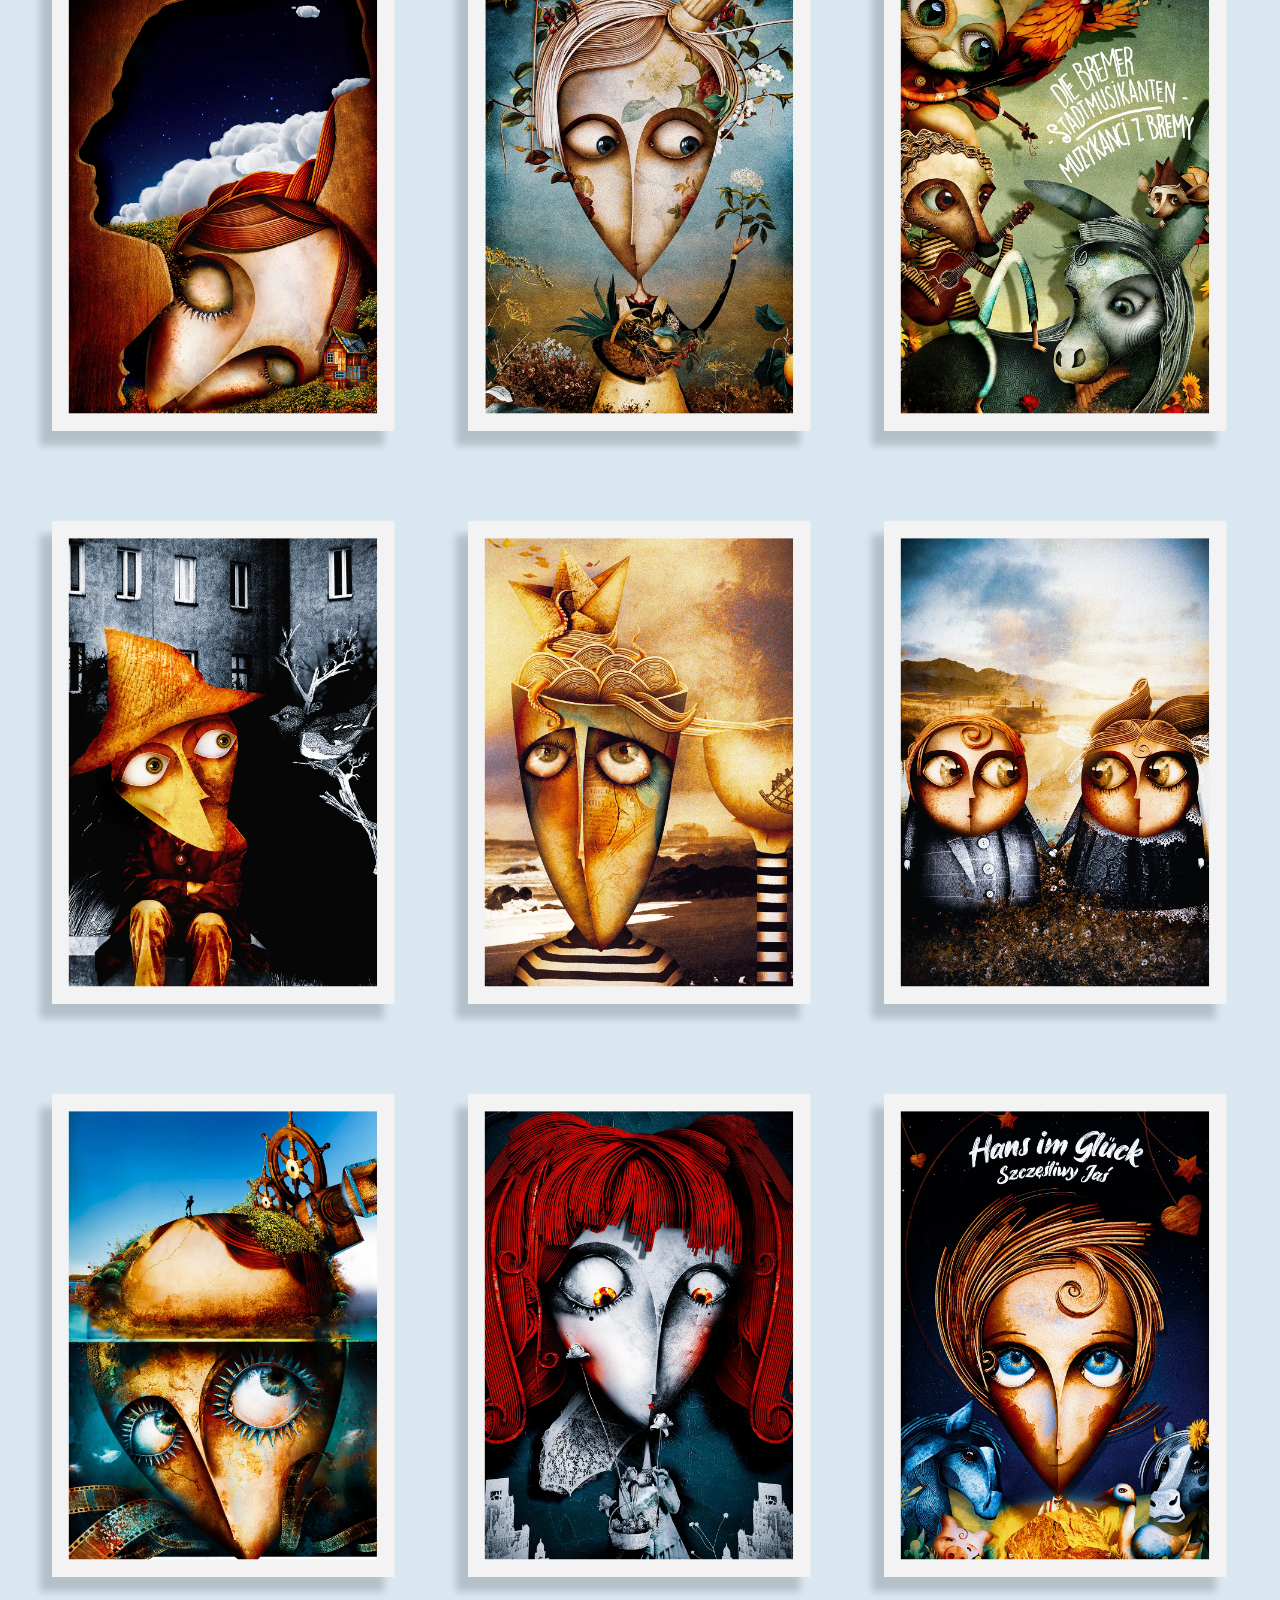
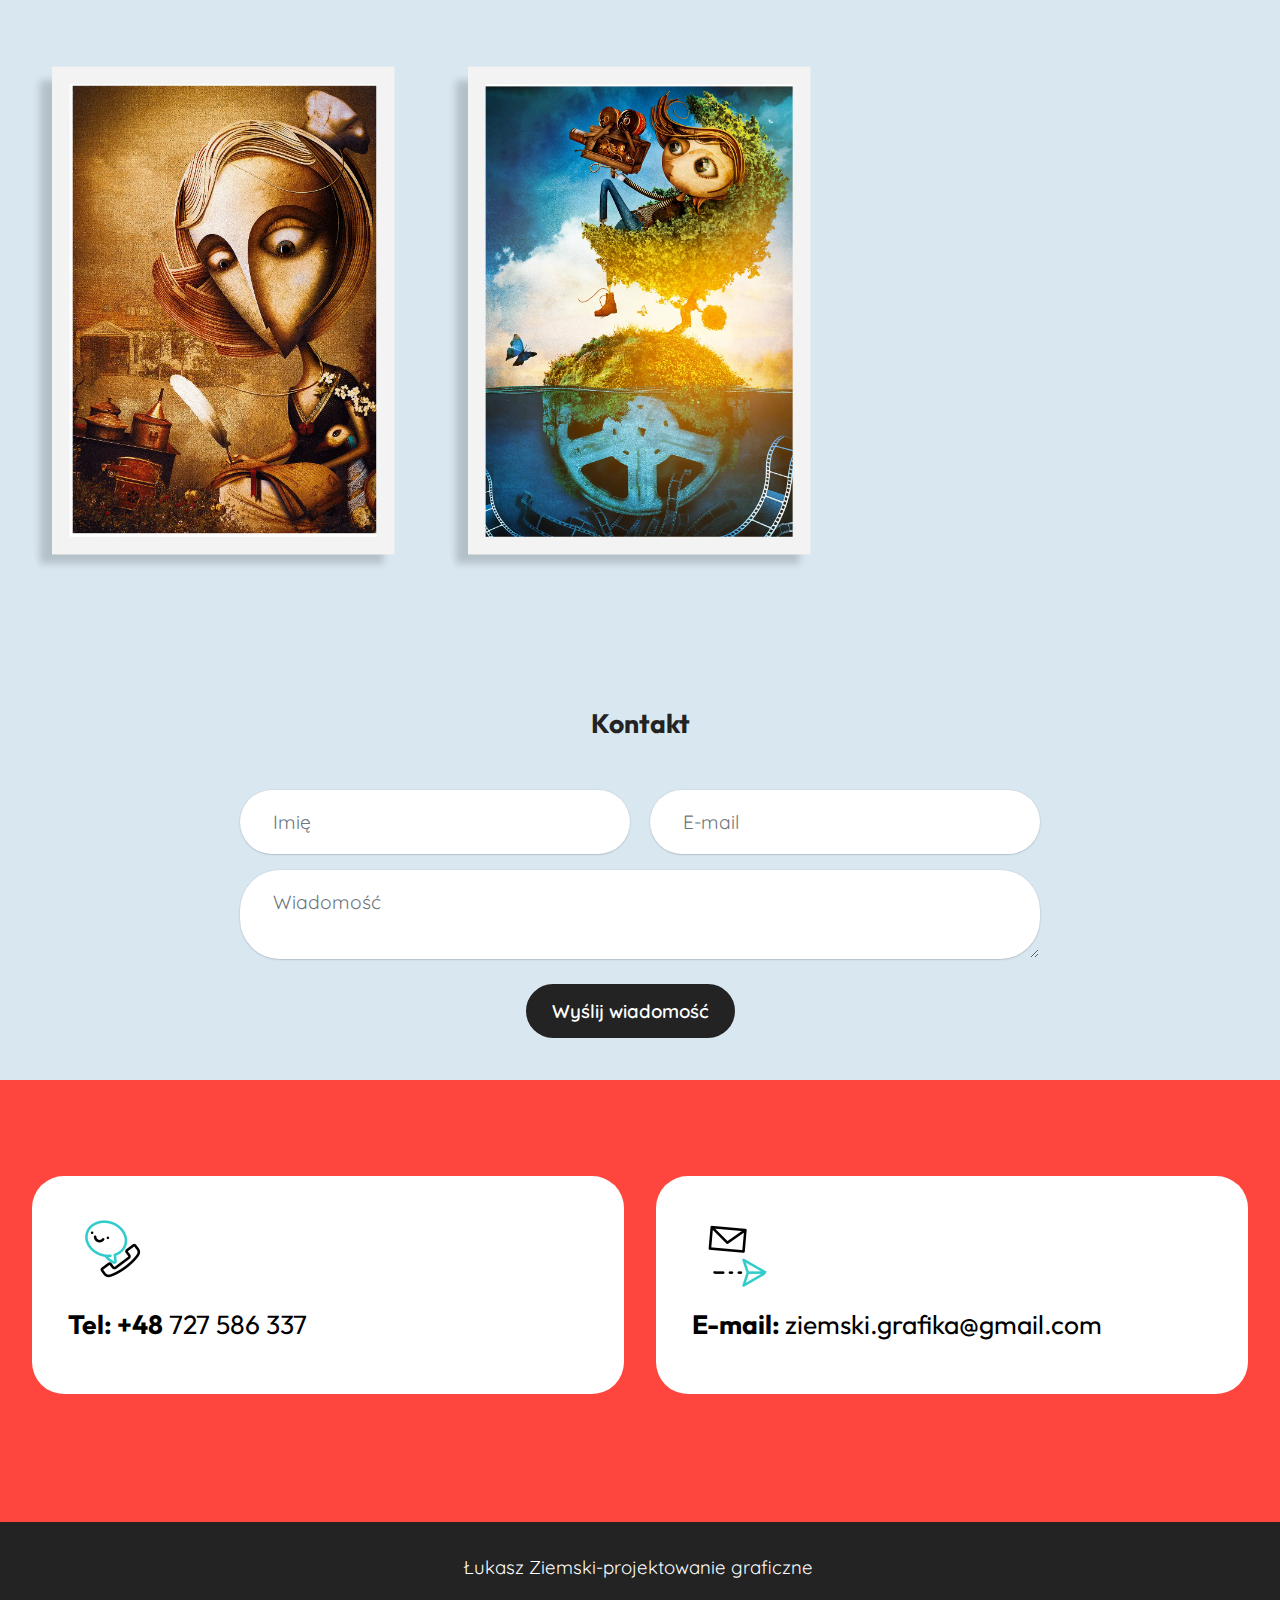
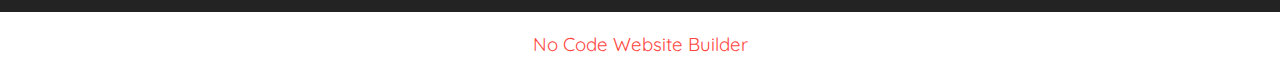
<file: page6.html>
<!DOCTYPE html>
<html  >
<head>
  <!-- Site made with Mobirise Website Builder v5.9.25, https://mobirise.com -->
  <meta charset="UTF-8">
  <meta http-equiv="X-UA-Compatible" content="IE=edge">
  <meta name="generator" content="Mobirise v5.9.25, mobirise.com">
  <meta name="viewport" content="width=device-width, initial-scale=1, minimum-scale=1">
  <link rel="shortcut icon" href="assets/images/1-128x132.png" type="image/x-icon">
  <meta name="description" content="">
  
  
  <title>Ilustracje</title>
  <link rel="stylesheet" href="assets/web/assets/mobirise-icons-bold/mobirise-icons-bold.css">
  <link rel="stylesheet" href="assets/web/assets/mobirise-icons2/mobirise2.css">
  <link rel="stylesheet" href="assets/bootstrap/css/bootstrap.min.css">
  <link rel="stylesheet" href="assets/bootstrap/css/bootstrap-grid.min.css">
  <link rel="stylesheet" href="assets/bootstrap/css/bootstrap-reboot.min.css">
  <link rel="stylesheet" href="assets/dropdown/css/style.css">
  <link rel="stylesheet" href="assets/socicon/css/styles.css">
  <link rel="stylesheet" href="assets/theme/css/style.css">
  <link rel="preload" href="https://fonts.googleapis.com/css?family=Outfit:100,200,300,400,500,600,700,800,900&display=swap" as="style" onload="this.onload=null;this.rel='stylesheet'">
  <noscript><link rel="stylesheet" href="https://fonts.googleapis.com/css?family=Outfit:100,200,300,400,500,600,700,800,900&display=swap"></noscript>
  <link rel="preload" href="https://fonts.googleapis.com/css?family=Dela+Gothic+One:400&display=swap" as="style" onload="this.onload=null;this.rel='stylesheet'">
  <noscript><link rel="stylesheet" href="https://fonts.googleapis.com/css?family=Dela+Gothic+One:400&display=swap"></noscript>
  <link rel="preload" href="https://fonts.googleapis.com/css?family=Quicksand:300,400,500,600,700&display=swap" as="style" onload="this.onload=null;this.rel='stylesheet'">
  <noscript><link rel="stylesheet" href="https://fonts.googleapis.com/css?family=Quicksand:300,400,500,600,700&display=swap"></noscript>
  <link rel="preload" href="https://fonts.googleapis.com/css?family=Golos+Text:400,500,600,700,800,900&display=swap" as="style" onload="this.onload=null;this.rel='stylesheet'">
  <noscript><link rel="stylesheet" href="https://fonts.googleapis.com/css?family=Golos+Text:400,500,600,700,800,900&display=swap"></noscript>
  <link rel="preload" as="style" href="assets/mobirise/css/mbr-additional.css?v=sxGVv5"><link rel="stylesheet" href="assets/mobirise/css/mbr-additional.css?v=sxGVv5" type="text/css">

  
  
  
</head>
<body>
  
  <section data-bs-version="5.1" class="menu menu2 cid-uE0j0TaCQB" once="menu" id="menu2-2m">
    
    <nav class="navbar navbar-dropdown navbar-fixed-top navbar-expand-lg">
        <div class="container-fluid">
            <div class="navbar-brand">
                <span class="navbar-logo">
                    <a href="index.html">
                        <img src="assets/images/2-1-92x95.png" alt="Mobirise Website Builder" style="height: 3rem;">
                    </a>
                </span>
                <span class="navbar-caption-wrap"><a class="navbar-caption text-white text-primary display-7" href="index.html">Łukasz Ziemski</a></span>
            </div>
            <button class="navbar-toggler" type="button" data-toggle="collapse" data-bs-toggle="collapse" data-target="#navbarSupportedContent" data-bs-target="#navbarSupportedContent" aria-controls="navbarNavAltMarkup" aria-expanded="false" aria-label="Toggle navigation">
                <div class="hamburger">
                    <span></span>
                    <span></span>
                    <span></span>
                    <span></span>
                </div>
            </button>
            <div class="collapse navbar-collapse" id="navbarSupportedContent">
                <ul class="navbar-nav nav-dropdown nav-right" data-app-modern-menu="true"><li class="nav-item"><a class="nav-link link text-white display-7" href="index.html">Główna</a></li><li class="nav-item"><a class="nav-link link text-white text-primary display-7" href="page7.html">O mnie</a></li><li class="nav-item"><a class="nav-link link text-white text-primary display-7" href="index.html#bottom">Kontakt</a></li><li class="nav-item dropdown"><a class="nav-link link dropdown-toggle text-white display-7" href="https://mobiri.se" data-toggle="dropdown-submenu" data-bs-toggle="dropdown" data-bs-auto-close="outside" aria-expanded="false"><span class="mbrib-features mbr-iconfont mbr-iconfont-btn" style="color: rgb(0, 229, 223);"></span>PORTFOLIO</a><div class="dropdown-menu" aria-labelledby="dropdown-729"><a class="dropdown-item text-white text-primary display-7" href="page2.html"><p>LOGO&nbsp;</p></a><a class="dropdown-item text-white text-primary display-7" href="page3.html">STRONY WWW</a><a class="dropdown-item text-white text-primary display-7" href="page1.html">DRUK</a><a class="dropdown-item show text-white text-primary display-7" href="page5.html" aria-expanded="false">PLAKATY</a><a class="show dropdown-item text-white text-primary display-7" href="page4.html">SOCIAL MEDIA</a><a class="show dropdown-item text-white display-7" href="page6.html">ILUSTRACJE</a></div></li></ul>
                
                
            </div>
        </div>
    </nav>
</section>

<section data-bs-version="5.1" class="gallery1 mbr-gallery cid-uFb4n6z4z2" id="gallery01-2n">
    
    

    <div class="container-fluid">
        <div class="row justify-content-center">
            <div class="col-12 content-head">
                <div class="mb-5">
                    <h3 class="mbr-section-title mbr-fonts-style align-center m-0 display-1"><strong>Ilustracje</strong></h3>
                    
                </div>
            </div>
        </div>
        
        <div class="row mbr-gallery">
            <div class="col-12 col-md-6 col-lg-4 item gallery-image active">
                <div class="item-wrapper mb-3" data-toggle="modal" data-bs-toggle="modal" data-target="#uFO6Xr6yVp-modal" data-bs-target="#uFO6Xr6yVp-modal">
                    <img class="w-100" src="assets/images/26-1.webp" alt="Mobirise Website Builder" data-slide-to="0" data-bs-slide-to="0" data-target="#lb-uFO6Xr6yVp" data-bs-target="#lb-uFO6Xr6yVp">
                    <div class="icon-wrapper">
                        <span class="mobi-mbri mobi-mbri-search mbr-iconfont mbr-iconfont-btn"></span>
                    </div>
                </div>
                
            </div>
            <div class="col-12 col-md-6 col-lg-4 item gallery-image">
                <div class="item-wrapper mb-3" data-toggle="modal" data-bs-toggle="modal" data-target="#uFO6Xr6yVp-modal" data-bs-target="#uFO6Xr6yVp-modal">
                    <img class="w-100" src="assets/images/19-1.webp" alt="Mobirise Website Builder" data-slide-to="1" data-bs-slide-to="1" data-target="#lb-uFO6Xr6yVp" data-bs-target="#lb-uFO6Xr6yVp">
                    <div class="icon-wrapper">
                        <span class="mobi-mbri mobi-mbri-search mbr-iconfont mbr-iconfont-btn"></span>
                    </div>
                </div>
                
            </div><div class="col-12 col-md-6 col-lg-4 item gallery-image">
                <div class="item-wrapper mb-3" data-toggle="modal" data-bs-toggle="modal" data-target="#uFO6Xr6yVp-modal" data-bs-target="#uFO6Xr6yVp-modal">
                    <img class="w-100" src="assets/images/5-9.webp" alt="Mobirise Website Builder" data-slide-to="2" data-bs-slide-to="2" data-target="#lb-uFO6Xr6yVp" data-bs-target="#lb-uFO6Xr6yVp">
                    <div class="icon-wrapper">
                        <span class="mobi-mbri mobi-mbri-search mbr-iconfont mbr-iconfont-btn"></span>
                    </div>
                </div>
                
            </div>
            
            <div class="col-12 col-md-6 col-lg-4 item gallery-image">
                <div class="item-wrapper mb-3" data-toggle="modal" data-bs-toggle="modal" data-target="#uFO6Xr6yVp-modal" data-bs-target="#uFO6Xr6yVp-modal">
                    <img class="w-100" src="assets/images/9-6.webp" alt="Mobirise Website Builder" data-slide-to="3" data-bs-slide-to="3" data-target="#lb-uFO6Xr6yVp" data-bs-target="#lb-uFO6Xr6yVp">
                    <div class="icon-wrapper">
                        <span class="mobi-mbri mobi-mbri-search mbr-iconfont mbr-iconfont-btn"></span>
                    </div>
                </div>
                
            </div>
            <div class="col-12 col-md-6 col-lg-4 item gallery-image">
                <div class="item-wrapper mb-3" data-toggle="modal" data-bs-toggle="modal" data-target="#uFO6Xr6yVp-modal" data-bs-target="#uFO6Xr6yVp-modal">
                    <img class="w-100" src="assets/images/12-4.webp" alt="Mobirise Website Builder" data-slide-to="4" data-bs-slide-to="4" data-target="#lb-uFO6Xr6yVp" data-bs-target="#lb-uFO6Xr6yVp">
                    <div class="icon-wrapper">
                        <span class="mobi-mbri mobi-mbri-search mbr-iconfont mbr-iconfont-btn"></span>
                    </div>
                </div>
                
            </div>
            <div class="col-12 col-md-6 col-lg-4 item gallery-image">
                <div class="item-wrapper mb-3" data-toggle="modal" data-bs-toggle="modal" data-target="#uFO6Xr6yVp-modal" data-bs-target="#uFO6Xr6yVp-modal">
                    <img class="w-100" src="assets/images/6-8.webp" alt="Mobirise Website Builder" data-slide-to="5" data-bs-slide-to="5" data-target="#lb-uFO6Xr6yVp" data-bs-target="#lb-uFO6Xr6yVp">
                    <div class="icon-wrapper">
                        <span class="mobi-mbri mobi-mbri-search mbr-iconfont mbr-iconfont-btn"></span>
                    </div>
                </div>
                
            </div>
            <div class="col-12 col-md-6 col-lg-4 item gallery-image">
                <div class="item-wrapper mb-3" data-toggle="modal" data-bs-toggle="modal" data-target="#uFO6Xr6yVp-modal" data-bs-target="#uFO6Xr6yVp-modal">
                    <img class="w-100" src="assets/images/17-2.webp" alt="Mobirise Website Builder" data-slide-to="6" data-bs-slide-to="6" data-target="#lb-uFO6Xr6yVp" data-bs-target="#lb-uFO6Xr6yVp">
                    <div class="icon-wrapper">
                        <span class="mobi-mbri mobi-mbri-search mbr-iconfont mbr-iconfont-btn"></span>
                    </div>
                </div>
                
            </div>
            <div class="col-12 col-md-6 col-lg-4 item gallery-image">
                <div class="item-wrapper mb-3" data-toggle="modal" data-bs-toggle="modal" data-target="#uFO6Xr6yVp-modal" data-bs-target="#uFO6Xr6yVp-modal">
                    <img class="w-100" src="assets/images/13-4.webp" alt="Mobirise Website Builder" data-slide-to="7" data-bs-slide-to="7" data-target="#lb-uFO6Xr6yVp" data-bs-target="#lb-uFO6Xr6yVp">
                    <div class="icon-wrapper">
                        <span class="mobi-mbri mobi-mbri-search mbr-iconfont mbr-iconfont-btn"></span>
                    </div>
                </div>
                
            </div><div class="col-12 col-md-6 col-lg-4 item gallery-image">
                <div class="item-wrapper mb-3" data-toggle="modal" data-bs-toggle="modal" data-target="#uFO6Xr6yVp-modal" data-bs-target="#uFO6Xr6yVp-modal">
                    <img class="w-100" src="assets/images/7-5.webp" alt="Mobirise Website Builder" data-slide-to="8" data-bs-slide-to="8" data-target="#lb-uFO6Xr6yVp" data-bs-target="#lb-uFO6Xr6yVp">
                    <div class="icon-wrapper">
                        <span class="mobi-mbri mobi-mbri-search mbr-iconfont mbr-iconfont-btn"></span>
                    </div>
                </div>
                
            </div><div class="col-12 col-md-6 col-lg-4 item gallery-image">
                <div class="item-wrapper mb-3" data-toggle="modal" data-bs-toggle="modal" data-target="#uFO6Xr6yVp-modal" data-bs-target="#uFO6Xr6yVp-modal">
                    <img class="w-100" src="assets/images/14-4.webp" alt="Mobirise Website Builder" data-slide-to="9" data-bs-slide-to="9" data-target="#lb-uFO6Xr6yVp" data-bs-target="#lb-uFO6Xr6yVp">
                    <div class="icon-wrapper">
                        <span class="mobi-mbri mobi-mbri-search mbr-iconfont mbr-iconfont-btn"></span>
                    </div>
                </div>
                
            </div><div class="col-12 col-md-6 col-lg-4 item gallery-image">
                <div class="item-wrapper mb-3" data-toggle="modal" data-bs-toggle="modal" data-target="#uFO6Xr6yVp-modal" data-bs-target="#uFO6Xr6yVp-modal">
                    <img class="w-100" src="assets/images/25-1.webp" alt="Mobirise Website Builder" data-slide-to="10" data-bs-slide-to="10" data-target="#lb-uFO6Xr6yVp" data-bs-target="#lb-uFO6Xr6yVp">
                    <div class="icon-wrapper">
                        <span class="mobi-mbri mobi-mbri-search mbr-iconfont mbr-iconfont-btn"></span>
                    </div>
                </div>
                
            </div><div class="col-12 col-md-6 col-lg-4 item gallery-image">
                <div class="item-wrapper mb-3" data-toggle="modal" data-bs-toggle="modal" data-target="#uFO6Xr6yVp-modal" data-bs-target="#uFO6Xr6yVp-modal">
                    <img class="w-100" src="assets/images/10-7.webp" alt="Mobirise Website Builder" data-slide-to="11" data-bs-slide-to="11" data-target="#lb-uFO6Xr6yVp" data-bs-target="#lb-uFO6Xr6yVp">
                    <div class="icon-wrapper">
                        <span class="mobi-mbri mobi-mbri-search mbr-iconfont mbr-iconfont-btn"></span>
                    </div>
                </div>
                
            </div><div class="col-12 col-md-6 col-lg-4 item gallery-image">
                <div class="item-wrapper mb-3" data-toggle="modal" data-bs-toggle="modal" data-target="#uFO6Xr6yVp-modal" data-bs-target="#uFO6Xr6yVp-modal">
                    <img class="w-100" src="assets/images/18-4.webp" alt="Mobirise Website Builder" data-slide-to="12" data-bs-slide-to="12" data-target="#lb-uFO6Xr6yVp" data-bs-target="#lb-uFO6Xr6yVp">
                    <div class="icon-wrapper">
                        <span class="mobi-mbri mobi-mbri-search mbr-iconfont mbr-iconfont-btn"></span>
                    </div>
                </div>
                
            </div><div class="col-12 col-md-6 col-lg-4 item gallery-image">
                <div class="item-wrapper mb-3" data-toggle="modal" data-bs-toggle="modal" data-target="#uFO6Xr6yVp-modal" data-bs-target="#uFO6Xr6yVp-modal">
                    <img class="w-100" src="assets/images/8-5.webp" alt="Mobirise Website Builder" data-slide-to="13" data-bs-slide-to="13" data-target="#lb-uFO6Xr6yVp" data-bs-target="#lb-uFO6Xr6yVp">
                    <div class="icon-wrapper">
                        <span class="mobi-mbri mobi-mbri-search mbr-iconfont mbr-iconfont-btn"></span>
                    </div>
                </div>
                
            </div><div class="col-12 col-md-6 col-lg-4 item gallery-image">
                <div class="item-wrapper mb-3" data-toggle="modal" data-bs-toggle="modal" data-target="#uFO6Xr6yVp-modal" data-bs-target="#uFO6Xr6yVp-modal">
                    <img class="w-100" src="assets/images/11-6.webp" alt="Mobirise Website Builder" data-slide-to="14" data-bs-slide-to="14" data-target="#lb-uFO6Xr6yVp" data-bs-target="#lb-uFO6Xr6yVp">
                    <div class="icon-wrapper">
                        <span class="mobi-mbri mobi-mbri-search mbr-iconfont mbr-iconfont-btn"></span>
                    </div>
                </div>
                
            </div><div class="col-12 col-md-6 col-lg-4 item gallery-image">
                <div class="item-wrapper mb-3" data-toggle="modal" data-bs-toggle="modal" data-target="#uFO6Xr6yVp-modal" data-bs-target="#uFO6Xr6yVp-modal">
                    <img class="w-100" src="assets/images/20-2.webp" alt="Mobirise Website Builder" data-slide-to="15" data-bs-slide-to="15" data-target="#lb-uFO6Xr6yVp" data-bs-target="#lb-uFO6Xr6yVp">
                    <div class="icon-wrapper">
                        <span class="mobi-mbri mobi-mbri-search mbr-iconfont mbr-iconfont-btn"></span>
                    </div>
                </div>
                
            </div><div class="col-12 col-md-6 col-lg-4 item gallery-image">
                <div class="item-wrapper mb-3" data-toggle="modal" data-bs-toggle="modal" data-target="#uFO6Xr6yVp-modal" data-bs-target="#uFO6Xr6yVp-modal">
                    <img class="w-100" src="assets/images/16-1.webp" alt="Mobirise Website Builder" data-slide-to="16" data-bs-slide-to="16" data-target="#lb-uFO6Xr6yVp" data-bs-target="#lb-uFO6Xr6yVp">
                    <div class="icon-wrapper">
                        <span class="mobi-mbri mobi-mbri-search mbr-iconfont mbr-iconfont-btn"></span>
                    </div>
                </div>
                
            </div><div class="col-12 col-md-6 col-lg-4 item gallery-image">
                <div class="item-wrapper mb-3" data-toggle="modal" data-bs-toggle="modal" data-target="#uFO6Xr6yVp-modal" data-bs-target="#uFO6Xr6yVp-modal">
                    <img class="w-100" src="assets/images/1-7.webp" alt="Mobirise Website Builder" data-slide-to="17" data-bs-slide-to="17" data-target="#lb-uFO6Xr6yVp" data-bs-target="#lb-uFO6Xr6yVp">
                    <div class="icon-wrapper">
                        <span class="mobi-mbri mobi-mbri-search mbr-iconfont mbr-iconfont-btn"></span>
                    </div>
                </div>
                
            </div><div class="col-12 col-md-6 col-lg-4 item gallery-image">
                <div class="item-wrapper mb-3" data-toggle="modal" data-bs-toggle="modal" data-target="#uFO6Xr6yVp-modal" data-bs-target="#uFO6Xr6yVp-modal">
                    <img class="w-100" src="assets/images/2-11.webp" alt="Mobirise Website Builder" data-slide-to="18" data-bs-slide-to="18" data-target="#lb-uFO6Xr6yVp" data-bs-target="#lb-uFO6Xr6yVp">
                    <div class="icon-wrapper">
                        <span class="mobi-mbri mobi-mbri-search mbr-iconfont mbr-iconfont-btn"></span>
                    </div>
                </div>
                
            </div><div class="col-12 col-md-6 col-lg-4 item gallery-image">
                <div class="item-wrapper mb-3" data-toggle="modal" data-bs-toggle="modal" data-target="#uFO6Xr6yVp-modal" data-bs-target="#uFO6Xr6yVp-modal">
                    <img class="w-100" src="assets/images/15-3.webp" alt="Mobirise Website Builder" data-slide-to="19" data-bs-slide-to="19" data-target="#lb-uFO6Xr6yVp" data-bs-target="#lb-uFO6Xr6yVp">
                    <div class="icon-wrapper">
                        <span class="mobi-mbri mobi-mbri-search mbr-iconfont mbr-iconfont-btn"></span>
                    </div>
                </div>
                
            </div><div class="col-12 col-md-6 col-lg-4 item gallery-image">
                <div class="item-wrapper mb-3" data-toggle="modal" data-bs-toggle="modal" data-target="#uFO6Xr6yVp-modal" data-bs-target="#uFO6Xr6yVp-modal">
                    <img class="w-100" src="assets/images/24-1.webp" alt="Mobirise Website Builder" data-slide-to="20" data-bs-slide-to="20" data-target="#lb-uFO6Xr6yVp" data-bs-target="#lb-uFO6Xr6yVp">
                    <div class="icon-wrapper">
                        <span class="mobi-mbri mobi-mbri-search mbr-iconfont mbr-iconfont-btn"></span>
                    </div>
                </div>
                
            </div><div class="col-12 col-md-6 col-lg-4 item gallery-image">
                <div class="item-wrapper mb-3" data-toggle="modal" data-bs-toggle="modal" data-target="#uFO6Xr6yVp-modal" data-bs-target="#uFO6Xr6yVp-modal">
                    <img class="w-100" src="assets/images/21-1.webp" alt="Mobirise Website Builder" data-slide-to="21" data-bs-slide-to="21" data-target="#lb-uFO6Xr6yVp" data-bs-target="#lb-uFO6Xr6yVp">
                    <div class="icon-wrapper">
                        <span class="mobi-mbri mobi-mbri-search mbr-iconfont mbr-iconfont-btn"></span>
                    </div>
                </div>
                
            </div><div class="col-12 col-md-6 col-lg-4 item gallery-image">
                <div class="item-wrapper mb-3" data-toggle="modal" data-bs-toggle="modal" data-target="#uFO6Xr6yVp-modal" data-bs-target="#uFO6Xr6yVp-modal">
                    <img class="w-100" src="assets/images/22-2.webp" alt="Mobirise Website Builder" data-slide-to="22" data-bs-slide-to="22" data-target="#lb-uFO6Xr6yVp" data-bs-target="#lb-uFO6Xr6yVp">
                    <div class="icon-wrapper">
                        <span class="mobi-mbri mobi-mbri-search mbr-iconfont mbr-iconfont-btn"></span>
                    </div>
                </div>
                
            </div><div class="col-12 col-md-6 col-lg-4 item gallery-image">
                <div class="item-wrapper mb-3" data-toggle="modal" data-bs-toggle="modal" data-target="#uFO6Xr6yVp-modal" data-bs-target="#uFO6Xr6yVp-modal">
                    <img class="w-100" src="assets/images/23-2.webp" alt="Mobirise Website Builder" data-slide-to="23" data-bs-slide-to="23" data-target="#lb-uFO6Xr6yVp" data-bs-target="#lb-uFO6Xr6yVp">
                    <div class="icon-wrapper">
                        <span class="mobi-mbri mobi-mbri-search mbr-iconfont mbr-iconfont-btn"></span>
                    </div>
                </div>
                
            </div><div class="col-12 col-md-6 col-lg-4 item gallery-image">
                <div class="item-wrapper mb-3" data-toggle="modal" data-bs-toggle="modal" data-target="#uFO6Xr6yVp-modal" data-bs-target="#uFO6Xr6yVp-modal">
                    <img class="w-100" src="assets/images/30-3.webp" alt="Mobirise Website Builder" data-slide-to="24" data-bs-slide-to="24" data-target="#lb-uFO6Xr6yVp" data-bs-target="#lb-uFO6Xr6yVp">
                    <div class="icon-wrapper">
                        <span class="mobi-mbri mobi-mbri-search mbr-iconfont mbr-iconfont-btn"></span>
                    </div>
                </div>
                
            </div><div class="col-12 col-md-6 col-lg-4 item gallery-image">
                <div class="item-wrapper mb-3" data-toggle="modal" data-bs-toggle="modal" data-target="#uFO6Xr6yVp-modal" data-bs-target="#uFO6Xr6yVp-modal">
                    <img class="w-100" src="assets/images/29-2.webp" alt="Mobirise Website Builder" data-slide-to="25" data-bs-slide-to="25" data-target="#lb-uFO6Xr6yVp" data-bs-target="#lb-uFO6Xr6yVp">
                    <div class="icon-wrapper">
                        <span class="mobi-mbri mobi-mbri-search mbr-iconfont mbr-iconfont-btn"></span>
                    </div>
                </div>
                
            </div>
        </div>

        <div class="modal mbr-slider" tabindex="-1" role="dialog" aria-hidden="true" id="uFO6Xr6yVp-modal">
            <div class="modal-dialog" role="document">
                <div class="modal-content">
                    <div class="modal-body">
                        <div class="carousel slide carousel-fade" data-pause="false" data-bs-pause="false" id="lb-uFO6Xr6yVp" data-interval="3000" data-bs-interval="3000">
                            <div class="carousel-inner">
                                <div class="carousel-item active">
                                    <img class="d-block w-100" src="assets/images/26-1.webp" alt="Mobirise Website Builder">
                                </div>
                                <div class="carousel-item">
                                    <img class="d-block w-100" src="assets/images/19-1.webp" alt="Mobirise Website Builder">
                                </div><div class="carousel-item">
                                    <img class="d-block w-100" src="assets/images/5-9.webp" alt="Mobirise Website Builder">
                                </div>
                                
                                <div class="carousel-item">
                                    <img class="d-block w-100" src="assets/images/9-6.webp" alt="Mobirise Website Builder">
                                </div>
                                <div class="carousel-item">
                                    <img class="d-block w-100" src="assets/images/12-4.webp" alt="Mobirise Website Builder">
                                </div>
                                <div class="carousel-item">
                                    <img class="d-block w-100" src="assets/images/6-8.webp" alt="Mobirise Website Builder">
                                </div>
                                <div class="carousel-item">
                                    <img class="d-block w-100" src="assets/images/17-2.webp" alt="Mobirise Website Builder">
                                </div>
                                <div class="carousel-item">
                                    <img class="d-block w-100" src="assets/images/13-4.webp" alt="Mobirise Website Builder">
                                </div><div class="carousel-item">
                                    <img class="d-block w-100" src="assets/images/7-5.webp" alt="Mobirise Website Builder">
                                </div><div class="carousel-item">
                                    <img class="d-block w-100" src="assets/images/14-4.webp" alt="Mobirise Website Builder">
                                </div><div class="carousel-item">
                                    <img class="d-block w-100" src="assets/images/25-1.webp" alt="Mobirise Website Builder">
                                </div><div class="carousel-item">
                                    <img class="d-block w-100" src="assets/images/10-7.webp" alt="Mobirise Website Builder">
                                </div><div class="carousel-item">
                                    <img class="d-block w-100" src="assets/images/18-4.webp" alt="Mobirise Website Builder">
                                </div><div class="carousel-item">
                                    <img class="d-block w-100" src="assets/images/8-5.webp" alt="Mobirise Website Builder">
                                </div><div class="carousel-item">
                                    <img class="d-block w-100" src="assets/images/11-6.webp" alt="Mobirise Website Builder">
                                </div><div class="carousel-item">
                                    <img class="d-block w-100" src="assets/images/20-2.webp" alt="Mobirise Website Builder">
                                </div><div class="carousel-item">
                                    <img class="d-block w-100" src="assets/images/16-1.webp" alt="Mobirise Website Builder">
                                </div><div class="carousel-item">
                                    <img class="d-block w-100" src="assets/images/1-7.webp" alt="Mobirise Website Builder">
                                </div><div class="carousel-item">
                                    <img class="d-block w-100" src="assets/images/2-11.webp" alt="Mobirise Website Builder">
                                </div><div class="carousel-item">
                                    <img class="d-block w-100" src="assets/images/15-3.webp" alt="Mobirise Website Builder">
                                </div><div class="carousel-item">
                                    <img class="d-block w-100" src="assets/images/24-1.webp" alt="Mobirise Website Builder">
                                </div><div class="carousel-item">
                                    <img class="d-block w-100" src="assets/images/21-1.webp" alt="Mobirise Website Builder">
                                </div><div class="carousel-item">
                                    <img class="d-block w-100" src="assets/images/22-2.webp" alt="Mobirise Website Builder">
                                </div><div class="carousel-item">
                                    <img class="d-block w-100" src="assets/images/23-2.webp" alt="Mobirise Website Builder">
                                </div><div class="carousel-item">
                                    <img class="d-block w-100" src="assets/images/30-3.webp" alt="Mobirise Website Builder">
                                </div><div class="carousel-item">
                                    <img class="d-block w-100" src="assets/images/29-2.webp" alt="Mobirise Website Builder">
                                </div>
                            </div>
                            <ol class="carousel-indicators">
                                <li data-slide-to="0" data-bs-slide-to="0" class="active" data-target="#lb-uFO6Xr6yVp" data-bs-target="#lb-uFO6Xr6yVp"></li>
                                <li data-slide-to="1" data-bs-slide-to="1" data-target="#lb-uFO6Xr6yVp" data-bs-target="#lb-uFO6Xr6yVp"></li>
                                <li data-slide-to="2" data-bs-slide-to="2" data-target="#lb-uFO6Xr6yVp" data-bs-target="#lb-uFO6Xr6yVp"></li>
                                <li data-slide-to="3" data-bs-slide-to="3" data-target="#lb-uFO6Xr6yVp" data-bs-target="#lb-uFO6Xr6yVp"></li>
                                <li data-slide-to="4" data-bs-slide-to="4" data-target="#lb-uFO6Xr6yVp" data-bs-target="#lb-uFO6Xr6yVp"></li>
                                <li data-slide-to="5" data-bs-slide-to="5" data-target="#lb-uFO6Xr6yVp" data-bs-target="#lb-uFO6Xr6yVp"></li>
                                <li data-slide-to="6" data-bs-slide-to="6" data-target="#lb-uFO6Xr6yVp" data-bs-target="#lb-uFO6Xr6yVp"></li>
                                <li data-slide-to="7" data-bs-slide-to="7" data-target="#lb-uFO6Xr6yVp" data-bs-target="#lb-uFO6Xr6yVp"></li><li data-slide-to="8" data-bs-slide-to="8" data-target="#lb-uFO6Xr6yVp" data-bs-target="#lb-uFO6Xr6yVp"></li><li data-slide-to="9" data-bs-slide-to="9" data-target="#lb-uFO6Xr6yVp" data-bs-target="#lb-uFO6Xr6yVp"></li><li data-slide-to="10" data-bs-slide-to="10" data-target="#lb-uFO6Xr6yVp" data-bs-target="#lb-uFO6Xr6yVp"></li><li data-slide-to="11" data-bs-slide-to="11" data-target="#lb-uFO6Xr6yVp" data-bs-target="#lb-uFO6Xr6yVp"></li><li data-slide-to="12" data-bs-slide-to="12" data-target="#lb-uFO6Xr6yVp" data-bs-target="#lb-uFO6Xr6yVp"></li><li data-slide-to="13" data-bs-slide-to="13" data-target="#lb-uFO6Xr6yVp" data-bs-target="#lb-uFO6Xr6yVp"></li><li data-slide-to="14" data-bs-slide-to="14" data-target="#lb-uFO6Xr6yVp" data-bs-target="#lb-uFO6Xr6yVp"></li><li data-slide-to="15" data-bs-slide-to="15" data-target="#lb-uFO6Xr6yVp" data-bs-target="#lb-uFO6Xr6yVp"></li><li data-slide-to="16" data-bs-slide-to="16" data-target="#lb-uFO6Xr6yVp" data-bs-target="#lb-uFO6Xr6yVp"></li><li data-slide-to="17" data-bs-slide-to="17" data-target="#lb-uFO6Xr6yVp" data-bs-target="#lb-uFO6Xr6yVp"></li><li data-slide-to="18" data-bs-slide-to="18" data-target="#lb-uFO6Xr6yVp" data-bs-target="#lb-uFO6Xr6yVp"></li><li data-slide-to="19" data-bs-slide-to="19" data-target="#lb-uFO6Xr6yVp" data-bs-target="#lb-uFO6Xr6yVp"></li><li data-slide-to="20" data-bs-slide-to="20" data-target="#lb-uFO6Xr6yVp" data-bs-target="#lb-uFO6Xr6yVp"></li><li data-slide-to="21" data-bs-slide-to="21" data-target="#lb-uFO6Xr6yVp" data-bs-target="#lb-uFO6Xr6yVp"></li><li data-slide-to="22" data-bs-slide-to="22" data-target="#lb-uFO6Xr6yVp" data-bs-target="#lb-uFO6Xr6yVp"></li><li data-slide-to="23" data-bs-slide-to="23" data-target="#lb-uFO6Xr6yVp" data-bs-target="#lb-uFO6Xr6yVp"></li><li data-slide-to="24" data-bs-slide-to="24" data-target="#lb-uFO6Xr6yVp" data-bs-target="#lb-uFO6Xr6yVp"></li><li data-slide-to="25" data-bs-slide-to="25" data-target="#lb-uFO6Xr6yVp" data-bs-target="#lb-uFO6Xr6yVp"></li>
                            </ol>
                            <a role="button" href="" class="close" data-dismiss="modal" data-bs-dismiss="modal" aria-label="Close">
                            </a>
                            <a class="carousel-control-prev carousel-control" role="button" data-slide="prev" data-bs-slide="prev" href="#lb-uFO6Xr6yVp">
                                <span class="mobi-mbri mobi-mbri-arrow-prev" aria-hidden="true"></span>
                                <span class="sr-only visually-hidden">Previous</span>
                            </a>
                            <a class="carousel-control-next carousel-control" role="button" data-slide="next" data-bs-slide="next" href="#lb-uFO6Xr6yVp">
                                <span class="mobi-mbri mobi-mbri-arrow-next" aria-hidden="true"></span>
                                <span class="sr-only visually-hidden">Next</span>
                            </a>
                        </div>
                    </div>
                </div>
            </div>
        </div>
    </div>
</section>

<section data-bs-version="5.1" class="form5 cid-uFkcrMBCBv" id="form02-3s">
    
    
    <div class="container">
        <div class="row justify-content-center">
            <div class="col-12 content-head">
                <div class="mbr-section-head mb-5">
                    <h3 class="mbr-section-title mbr-fonts-style align-center mb-0 display-2">
                        <strong>Kontakt</strong></h3>
                    
                </div>
            </div>
        </div>
        <div class="row justify-content-center">
            <div class="col-lg-8 mx-auto mbr-form" data-form-type="formoid">
                <form action="https://mobirise.eu/" method="POST" class="mbr-form form-with-styler" data-form-title="Form Name"><input type="hidden" name="email" data-form-email="true" value="5zqwLOnjJAKGwzs3lHCgBWvBY18Xc6nOPJfl/j3Sl9bWtYv8pta4y3xc7g+fourMFG2dyT0ud1ZyHgrT1lXpqVGKCKSHGCgaXech9i1xbMpcWNlQGhJuaPUE+attvtQ0">
                    <div class="row">
                        <div hidden="hidden" data-form-alert="" class="alert alert-success col-12">Dziękuję za wiadomość :)</div>
                        <div hidden="hidden" data-form-alert-danger="" class="alert alert-danger col-12">
                            Oops...! some problem!
                        </div>
                    </div>
                    <div class="dragArea row">
                        <div class="col-md col-sm-12 form-group mb-3" data-for="name">
                            <input type="text" name="name" placeholder="Imię" data-form-field="name" class="form-control" value="" id="name-form02-3s">
                        </div>
                        <div class="col-md col-sm-12 form-group mb-3" data-for="email">
                            <input type="email" name="email" placeholder="E-mail" data-form-field="email" class="form-control" value="" id="email-form02-3s">
                        </div>
                        
                        <div class="col-12 form-group mb-3" data-for="textarea">
                            <textarea name="textarea" placeholder="Wiadomość" data-form-field="textarea" class="form-control" id="textarea-form02-3s"></textarea>
                        </div>
                        <div class="col-lg-12 col-md-12 col-sm-12 align-center mbr-section-btn"><button type="submit" class="btn btn-black display-7">Wyślij wiadomość</button></div>
                    </div>
                </form>
            </div>
        </div>
    </div>
</section>

<section data-bs-version="5.1" class="start features20 cid-uFkbWSgbr8" id="features020-3o">
	

	
	
	<div class="container">
		
		<div class="row">
			<div class="item features-without-image col-12 col-md-6 col-lg-6 item-mb">
				<div class="item-wrapper">
					<div class="card-box align-left">
						<div class="img-wrapper mb-3">
							<img src="assets/images/calling-10182244.gif" alt="">
						</div>
						<h5 class="card-title mbr-fonts-style display-2">
							<strong>Tel:&nbsp;</strong><strong>+48</strong> 727 586 337</h5>
						
					</div>
				</div>
			</div>
			<div class="item features-without-image col-12 col-md-6 col-lg-6 item-mb">
				<div class="item-wrapper">
					<div class="card-box align-left">
						<div class="img-wrapper mb-3">
							<img src="assets/images/message-11919478.gif" alt="">
						</div>
						<h5 class="card-title mbr-fonts-style display-2">
							<strong>E-mail: </strong>ziemski.grafika@gmail.com</h5>
						
					</div>
				</div>
			</div>
			
		</div>
	</div>
</section>

<section data-bs-version="5.1" class="footer4 cid-uFCS1aocQd" once="footers" id="footer04-4e">

    

    

    <div class="container">
        <div class="media-container-row align-center mbr-white">
            <div class="col-12">
                <p class="mbr-text mb-0 mbr-fonts-style display-7">
                    Łukasz Ziemski-projektowanie graficzne&nbsp;</p>
            </div>
        </div>
    </div>
</section><section class="display-7" style="padding: 0;align-items: center;justify-content: center;flex-wrap: wrap;    align-content: center;display: flex;position: relative;height: 4rem;"><a href="https://mobiri.se/3072950" style="flex: 1 1;height: 4rem;position: absolute;width: 100%;z-index: 1;"><img alt="" style="height: 4rem;" src="[data-uri]"></a><p style="margin: 0;text-align: center;" class="display-7">&#8204;</p><a style="z-index:1" href="https://mobirise.com/builder/no-code-website-builder.html">No Code Website Builder</a></section><script src="assets/bootstrap/js/bootstrap.bundle.min.js"></script>  <script src="assets/smoothscroll/smooth-scroll.js"></script>  <script src="assets/ytplayer/index.js"></script>  <script src="assets/dropdown/js/navbar-dropdown.js"></script>  <script src="assets/theme/js/script.js"></script>  <script src="assets/formoid/formoid.min.js"></script>  
  
  
</body>
</html>
</file>
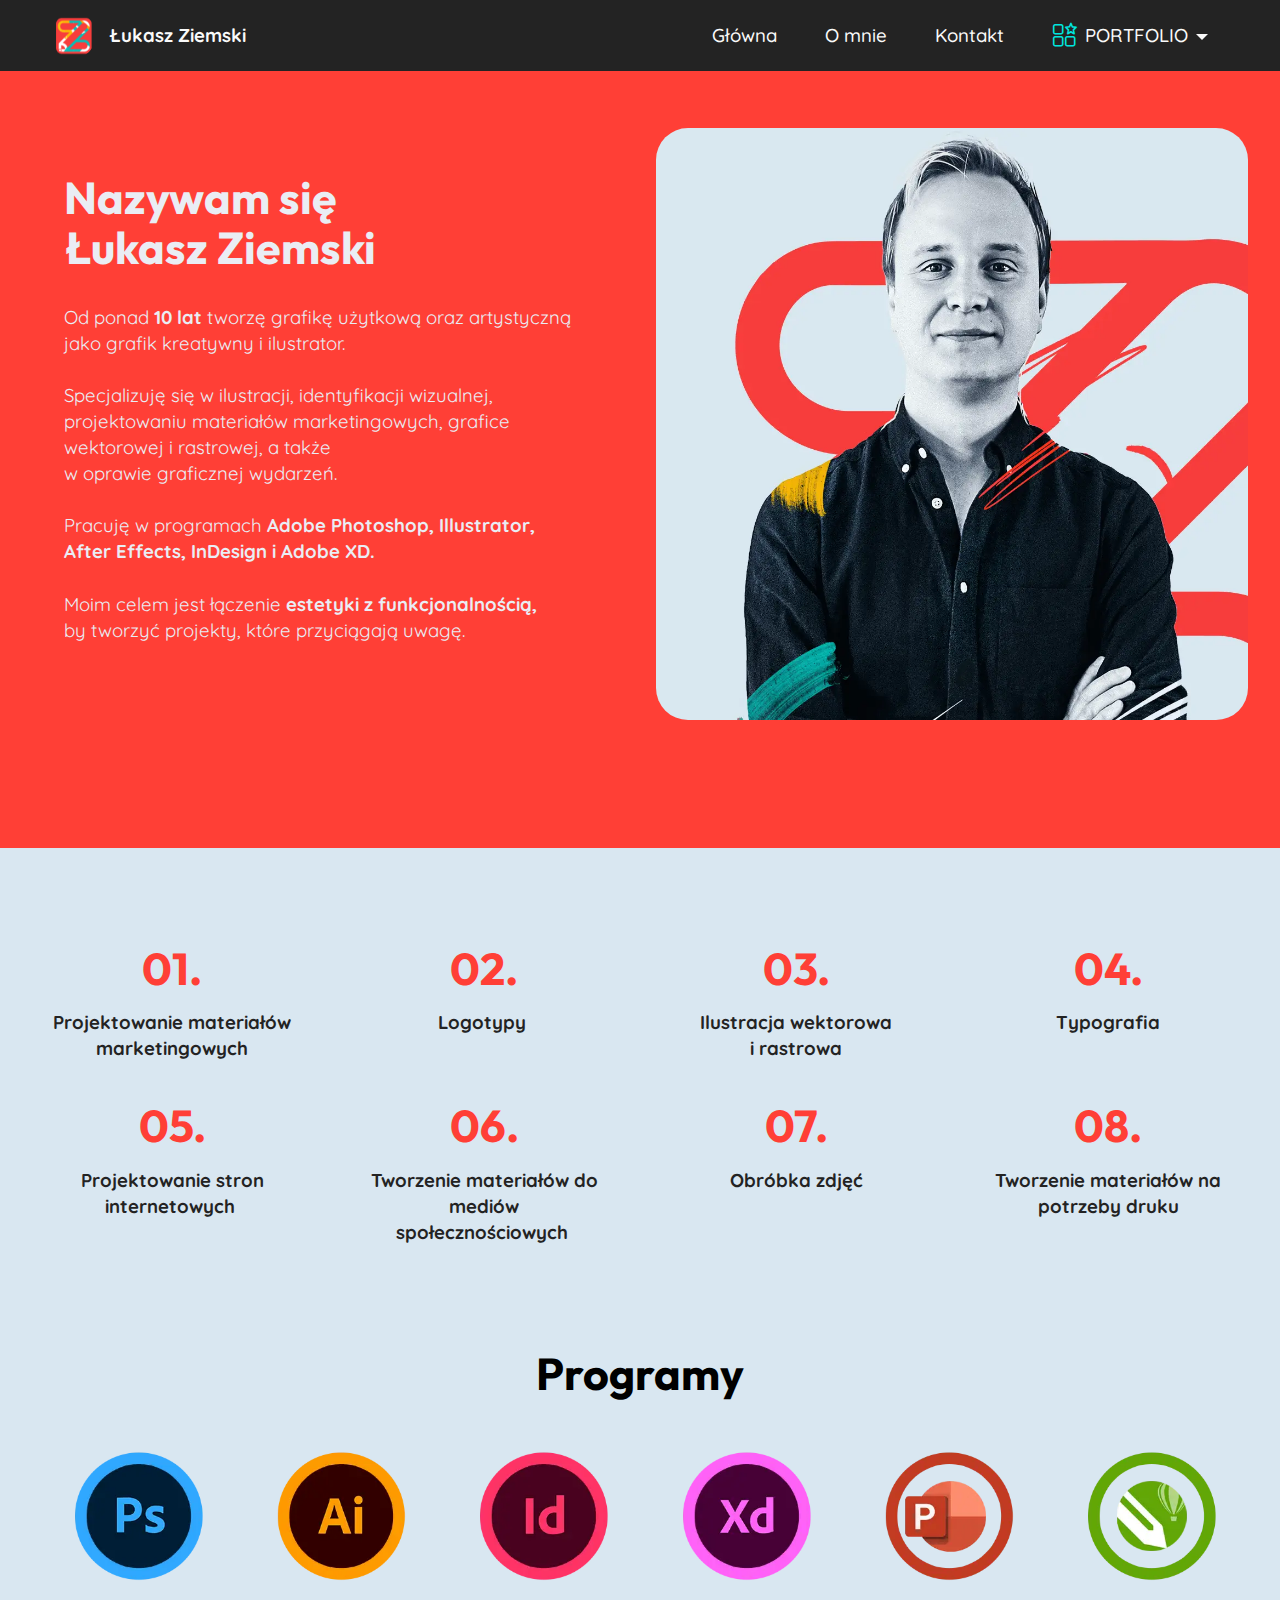
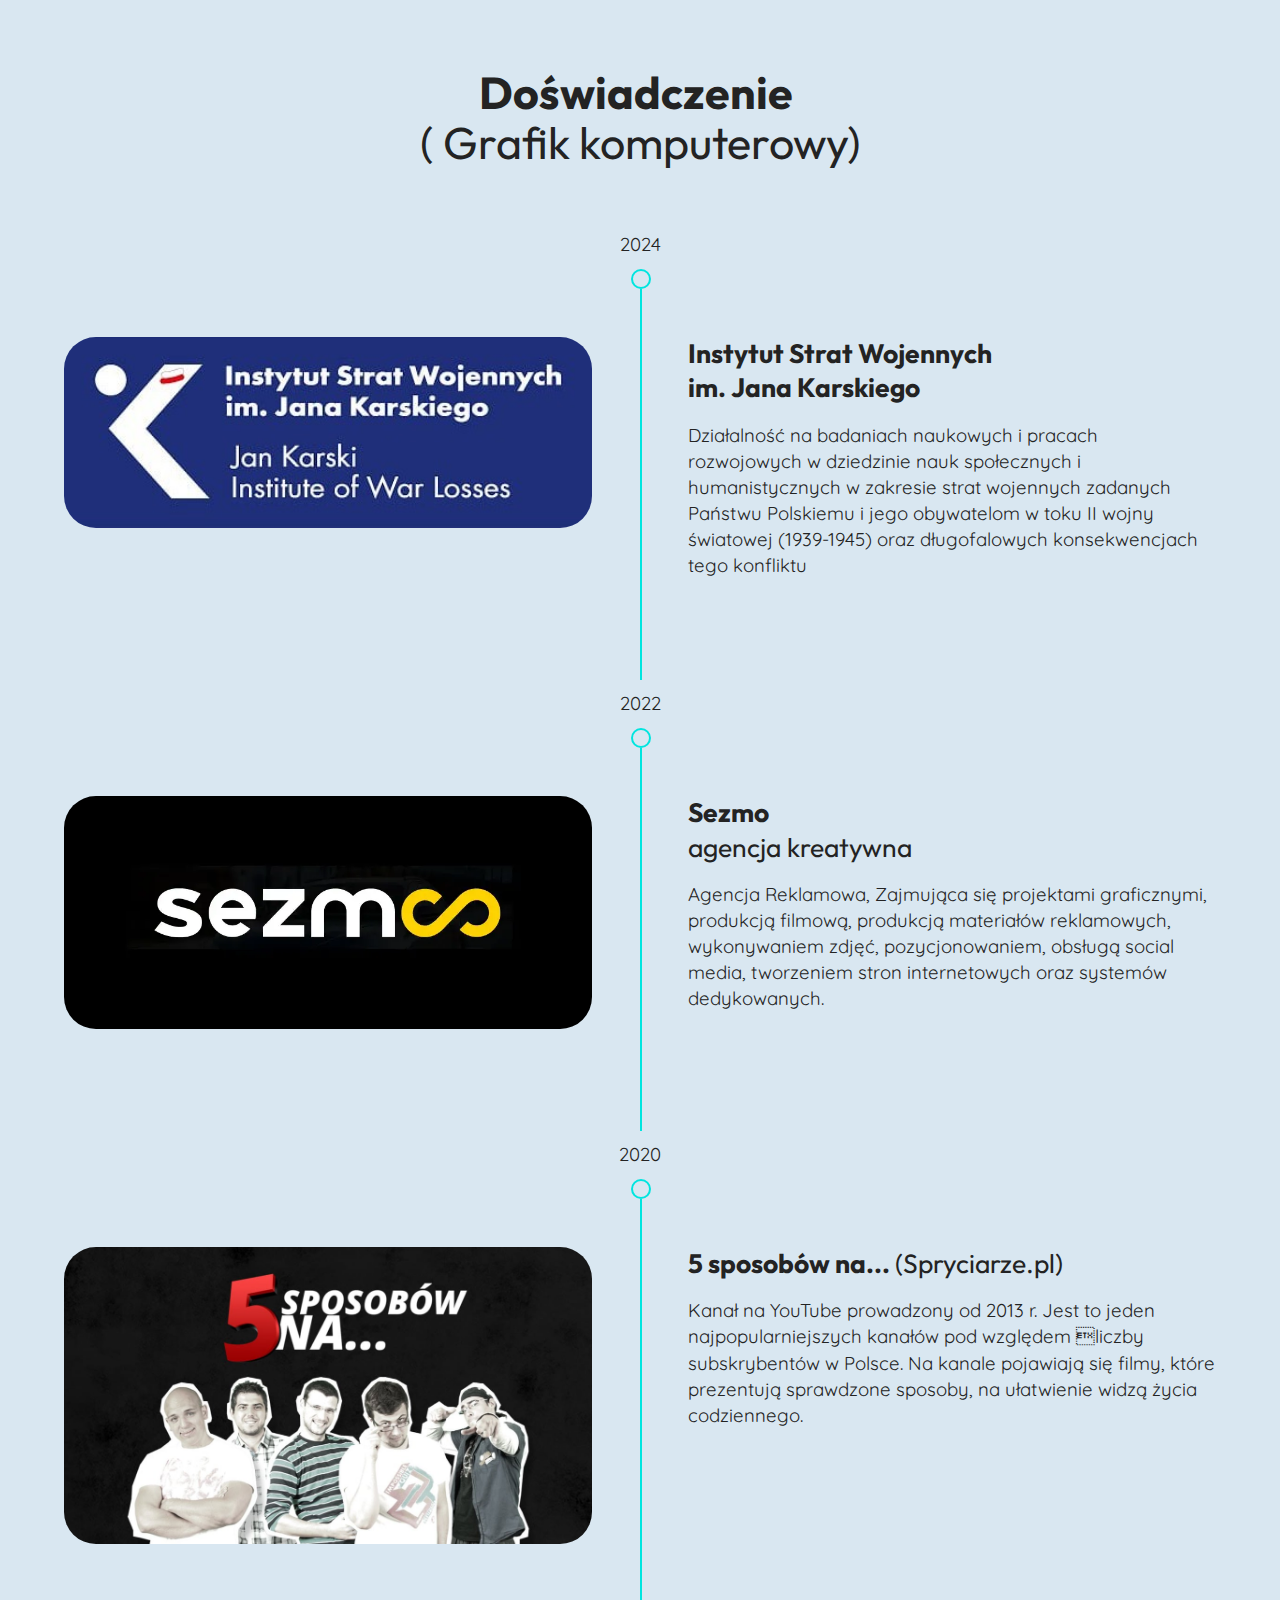
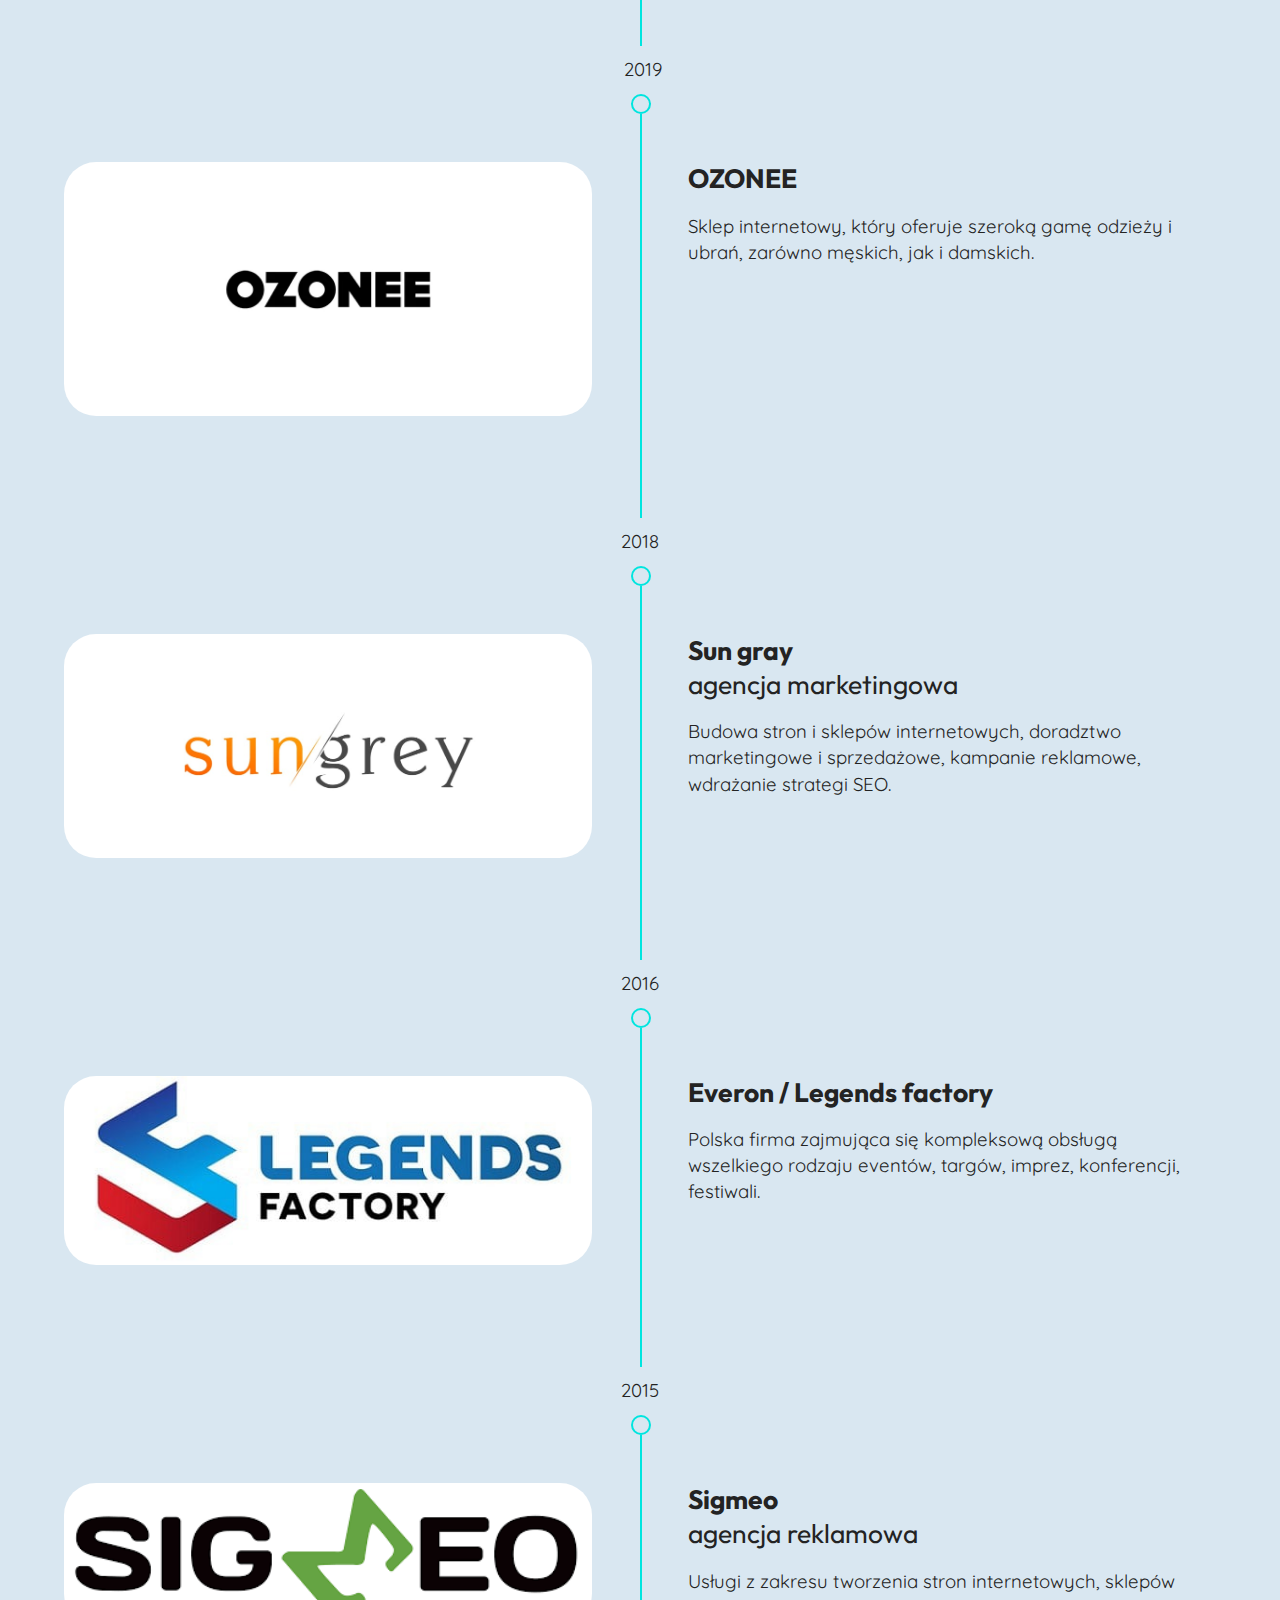
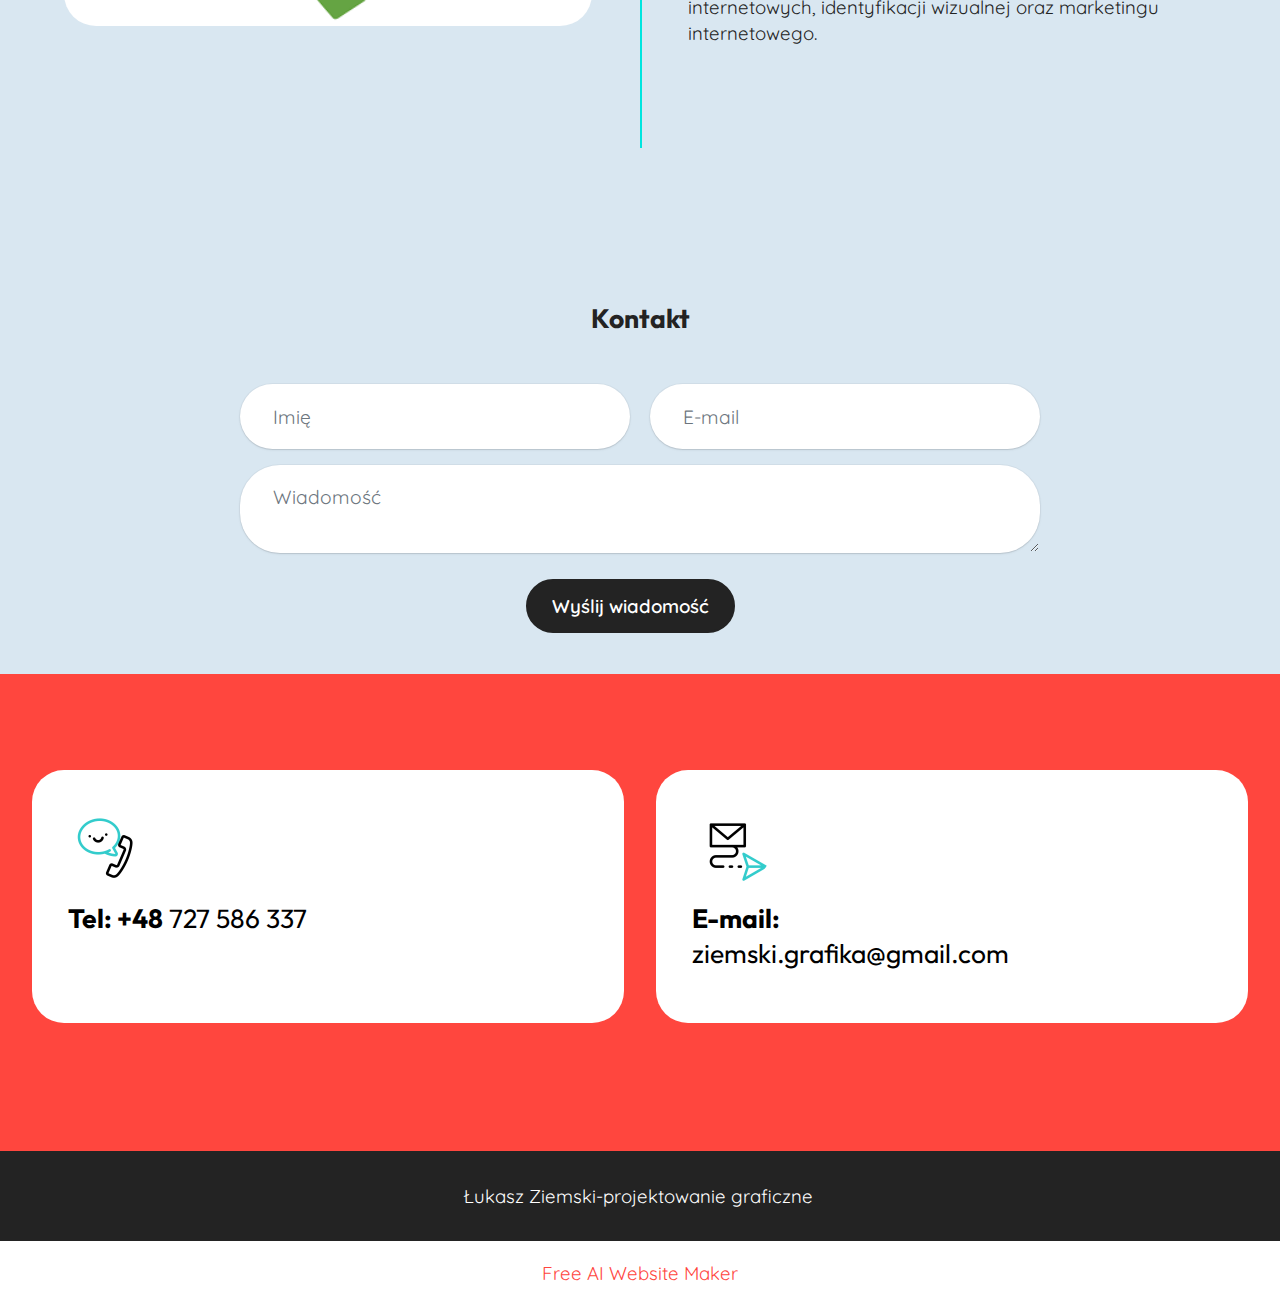
<file: page7.html>
<!DOCTYPE html>
<html  >
<head>
  <!-- Site made with Mobirise Website Builder v5.9.25, https://mobirise.com -->
  <meta charset="UTF-8">
  <meta http-equiv="X-UA-Compatible" content="IE=edge">
  <meta name="generator" content="Mobirise v5.9.25, mobirise.com">
  <meta name="viewport" content="width=device-width, initial-scale=1, minimum-scale=1">
  <link rel="shortcut icon" href="assets/images/1-128x132.png" type="image/x-icon">
  <meta name="description" content="">
  
  
  <title>O mnie</title>
  <link rel="stylesheet" href="assets/web/assets/mobirise-icons-bold/mobirise-icons-bold.css">
  <link rel="stylesheet" href="assets/bootstrap/css/bootstrap.min.css">
  <link rel="stylesheet" href="assets/bootstrap/css/bootstrap-grid.min.css">
  <link rel="stylesheet" href="assets/bootstrap/css/bootstrap-reboot.min.css">
  <link rel="stylesheet" href="assets/dropdown/css/style.css">
  <link rel="stylesheet" href="assets/socicon/css/styles.css">
  <link rel="stylesheet" href="assets/theme/css/style.css">
  <link rel="preload" href="https://fonts.googleapis.com/css?family=Outfit:100,200,300,400,500,600,700,800,900&display=swap" as="style" onload="this.onload=null;this.rel='stylesheet'">
  <noscript><link rel="stylesheet" href="https://fonts.googleapis.com/css?family=Outfit:100,200,300,400,500,600,700,800,900&display=swap"></noscript>
  <link rel="preload" href="https://fonts.googleapis.com/css?family=Dela+Gothic+One:400&display=swap" as="style" onload="this.onload=null;this.rel='stylesheet'">
  <noscript><link rel="stylesheet" href="https://fonts.googleapis.com/css?family=Dela+Gothic+One:400&display=swap"></noscript>
  <link rel="preload" href="https://fonts.googleapis.com/css?family=Quicksand:300,400,500,600,700&display=swap" as="style" onload="this.onload=null;this.rel='stylesheet'">
  <noscript><link rel="stylesheet" href="https://fonts.googleapis.com/css?family=Quicksand:300,400,500,600,700&display=swap"></noscript>
  <link rel="preload" href="https://fonts.googleapis.com/css?family=Golos+Text:400,500,600,700,800,900&display=swap" as="style" onload="this.onload=null;this.rel='stylesheet'">
  <noscript><link rel="stylesheet" href="https://fonts.googleapis.com/css?family=Golos+Text:400,500,600,700,800,900&display=swap"></noscript>
  <link rel="preload" as="style" href="assets/mobirise/css/mbr-additional.css?v=9RKOfZ"><link rel="stylesheet" href="assets/mobirise/css/mbr-additional.css?v=9RKOfZ" type="text/css">

  
  
  
</head>
<body>
  
  <section data-bs-version="5.1" class="menu menu2 cid-uE0j0TaCQB" once="menu" id="menu2-3a">
    
    <nav class="navbar navbar-dropdown navbar-fixed-top navbar-expand-lg">
        <div class="container-fluid">
            <div class="navbar-brand">
                <span class="navbar-logo">
                    <a href="index.html">
                        <img src="assets/images/2-1-92x95.png" alt="Mobirise Website Builder" style="height: 3rem;">
                    </a>
                </span>
                <span class="navbar-caption-wrap"><a class="navbar-caption text-white text-primary display-7" href="index.html">Łukasz Ziemski</a></span>
            </div>
            <button class="navbar-toggler" type="button" data-toggle="collapse" data-bs-toggle="collapse" data-target="#navbarSupportedContent" data-bs-target="#navbarSupportedContent" aria-controls="navbarNavAltMarkup" aria-expanded="false" aria-label="Toggle navigation">
                <div class="hamburger">
                    <span></span>
                    <span></span>
                    <span></span>
                    <span></span>
                </div>
            </button>
            <div class="collapse navbar-collapse" id="navbarSupportedContent">
                <ul class="navbar-nav nav-dropdown nav-right" data-app-modern-menu="true"><li class="nav-item"><a class="nav-link link text-white display-7" href="index.html">Główna</a></li><li class="nav-item"><a class="nav-link link text-white text-primary display-7" href="page7.html">O mnie</a></li><li class="nav-item"><a class="nav-link link text-white text-primary display-7" href="index.html#bottom">Kontakt</a></li><li class="nav-item dropdown"><a class="nav-link link dropdown-toggle text-white display-7" href="https://mobiri.se" data-toggle="dropdown-submenu" data-bs-toggle="dropdown" data-bs-auto-close="outside" aria-expanded="false"><span class="mbrib-features mbr-iconfont mbr-iconfont-btn" style="color: rgb(0, 229, 223);"></span>PORTFOLIO</a><div class="dropdown-menu" aria-labelledby="dropdown-729"><a class="dropdown-item text-white text-primary display-7" href="page2.html"><p>LOGO&nbsp;</p></a><a class="dropdown-item text-white text-primary display-7" href="page3.html">STRONY WWW</a><a class="dropdown-item text-white text-primary display-7" href="page1.html">DRUK</a><a class="dropdown-item show text-white text-primary display-7" href="page5.html" aria-expanded="false">PLAKATY</a><a class="show dropdown-item text-white text-primary display-7" href="page4.html">SOCIAL MEDIA</a><a class="show dropdown-item text-white display-7" href="page6.html">ILUSTRACJE</a></div></li></ul>
                
                
            </div>
        </div>
    </nav>
</section>

<section data-bs-version="5.1" class="start article4 cid-uFCzqEotaS" id="article04-48">
	

	
	

	<div class="container">
		<div class="row justify-content-center">
			<div class="col-12 col-md-12 col-lg-6 image-wrapper">
				<img class="w-100" src="assets/images/aaaaaaa.webp" alt="Mobirise Website Builder">
			</div>
			<div class="col-12 col-md-12 col-lg">
				<div class="text-wrapper align-left">
					<h1 class="mbr-section-title mbr-fonts-style mb-4 display-1"><strong>Nazywam się <br>Łukasz Ziemski</strong></h1>
					<p class="mbr-text mbr-fonts-style mb-4 display-7">Od ponad <strong>10 lat</strong> tworzę grafikę użytkową oraz artystyczną <br>jako grafik kreatywny i ilustrator.<br>
<br>Specjalizuję się w ilustracji, identyfikacji wizualnej, projektowaniu materiałów marketingowych, grafice wektorowej i rastrowej, a także <br>w oprawie graficznej wydarzeń.
<br>
<br>Pracuję w programach <strong>Adobe Photoshop, Illustrator, <br>After Effects, InDesign i Adobe XD.
</strong><br>
<br>Moim celem jest łączenie <strong>estetyki z funkcjonalnością, </strong><br>by tworzyć projekty, które przyciągają uwagę.</p>
					
				</div>
			</div>
		</div>
	</div>
</section>

<section data-bs-version="5.1" class="features023 cid-uFCCcqdnts" id="features023-49">

    

    
    
    <div class="container">
        <div class="row justify-content-center">
            <div class="col-12 content-head">
                <div class="card-wrapper mb-5">
                    <div class="card-box align-center">
                        
                        
                        
                    </div>
                </div>
            </div>
        </div>
        <div class="row content-row">
            <div class="item features-without-image col-12 col-md-6 col-lg-3 item-mb active">
                <div class="item-wrapper">
                    <div class="title mb-3">
                        <span class="num mbr-fonts-style display-1"><strong>01.</strong></span>
                    </div>
                    <h4 class="card-title mbr-fonts-style display-7"><strong>Projektowanie materiałów marketingowych</strong></h4>
                    
                </div>
            </div>
            <div class="item features-without-image col-12 col-md-6 col-lg-3 item-mb">
                <div class="item-wrapper">
                    <div class="title mb-3">
                        <span class="num mbr-fonts-style display-1"><strong>02.</strong></span>
                    </div>
                    <h4 class="card-title mbr-fonts-style display-7">
                        <strong>Logotypy&nbsp;</strong></h4>
                    
                </div>
            </div><div class="item features-without-image col-12 col-md-6 col-lg-3 item-mb">
                <div class="item-wrapper">
                    <div class="title mb-3">
                        <span class="num mbr-fonts-style display-1"><strong>03.</strong></span>
                    </div>
                    <h4 class="card-title mbr-fonts-style display-7"><strong>Ilustracja wektorowa </strong><br><strong>i rastrowa</strong></h4>
                    
                </div>
            </div><div class="item features-without-image col-12 col-md-6 col-lg-3 item-mb">
                <div class="item-wrapper">
                    <div class="title mb-3">
                        <span class="num mbr-fonts-style display-1"><strong>04.</strong></span>
                    </div>
                    <h4 class="card-title mbr-fonts-style display-7">
                        <strong>Typografia</strong>
                    </h4>
                    
                </div>
            </div><div class="item features-without-image col-12 col-md-6 col-lg-3 item-mb">
                <div class="item-wrapper">
                    <div class="title mb-3">
                        <span class="num mbr-fonts-style display-1"><strong>05.</strong></span>
                    </div>
                    <h4 class="card-title mbr-fonts-style display-7"><strong>Projektowanie stron internetowych&nbsp;</strong></h4>
                    
                </div>
            </div><div class="item features-without-image col-12 col-md-6 col-lg-3 item-mb">
                <div class="item-wrapper">
                    <div class="title mb-3">
                        <span class="num mbr-fonts-style display-1"><strong>06.</strong></span>
                    </div>
                    <h4 class="card-title mbr-fonts-style display-7"><strong>Tworzenie materiałów do mediów</strong><br><strong>społecznościowych&nbsp;</strong></h4>
                    
                </div>
            </div><div class="item features-without-image col-12 col-md-6 col-lg-3 item-mb">
                <div class="item-wrapper">
                    <div class="title mb-3">
                        <span class="num mbr-fonts-style display-1"><strong>07.</strong></span>
                    </div>
                    <h4 class="card-title mbr-fonts-style display-7"><strong>Obróbka zdjęć</strong></h4>
                    
                </div>
            </div><div class="item features-without-image col-12 col-md-6 col-lg-3 item-mb">
                <div class="item-wrapper">
                    <div class="title mb-3">
                        <span class="num mbr-fonts-style display-1"><strong>08.</strong></span>
                    </div>
                    <h4 class="card-title mbr-fonts-style display-7"><strong>Tworzenie materiałów na potrzeby druku</strong></h4>
                    
                </div>
            </div>
            
        </div>
    </div>
</section>

<section data-bs-version="5.1" class="features13 start cid-uFfZdn3aPm" id="features013-3f">
    

<div class="container">
  <div class="row justify-content-center">
    <div class="col-12 content-head">
      <div class="mbr-section-head mb-5">
        <h4 class="mbr-section-title mbr-fonts-style align-center mb-0 display-1">
          <strong>Programy</strong></h4>
        
      </div>
    </div>
  </div>
  <div class="row mbr-section-content">
    <div class="item features-image col-6 col-md-4 col-lg-2">
      <div class="item-wrapper">
        <div class="item-img">
          <img src="assets/images/1-12.webp" alt="Mobirise Website Builder" title="" data-slide-to="0" data-bs-slide-to="0">
        </div>
        
        
      </div>
    </div>
    <div class="item features-image col-6 col-md-4 col-lg-2">
      <div class="item-wrapper">
        <div class="item-img">
          <img src="assets/images/2-17.webp" alt="Mobirise Website Builder" title="" data-slide-to="1" data-bs-slide-to="1">
        </div>
        
        
      </div>
    </div>
    <div class="item features-image col-6 col-md-4 col-lg-2">
      <div class="item-wrapper">
        <div class="item-img">
          <img src="assets/images/3-17.webp" alt="Mobirise Website Builder" title="" data-slide-to="2" data-bs-slide-to="2">
        </div>
        
        
      </div>
    </div>
    <div class="item features-image col-6 col-md-4 col-lg-2">
      <div class="item-wrapper">
        <div class="item-img">
          <img src="assets/images/4-18.webp" alt="Mobirise Website Builder" title="" data-slide-to="3" data-bs-slide-to="3">
        </div>
        
        
      </div>
    </div>
    <div class="item features-image col-6 col-md-4 col-lg-2">
      <div class="item-wrapper">
        <div class="item-img">
          <img src="assets/images/5-20.webp" alt="Mobirise Website Builder" title="" data-slide-to="4" data-bs-slide-to="4">
        </div>
        
        
      </div>
    </div>
    <div class="item features-image col-6 col-md-4 col-lg-2">
      <div class="item-wrapper">
        <div class="item-img">
          <img src="assets/images/6-14.webp" alt="Mobirise Website Builder" title="" data-slide-to="5" data-bs-slide-to="5">
        </div>
        
        
      </div>
    </div>

  </div>
</div>
</section>

<section data-bs-version="5.1" class="timeline3 cid-uFeZ9YKLtd" id="timeline3-3d">
    

    
    
    <div class="container">
        <div class="mbr-section-head">
            <h3 class="mbr-section-title mbr-fonts-style align-center mb-0 display-1">
                <strong>Doświadczenie&nbsp;</strong><br>( Grafik komputerowy)</h3>
            
        </div>
        <div class="timelines-container mt-4">
            <div class="row timeline-element first-separline mb-5">
                <div class="timeline-date col-12">
                    <div class="timeline-date-wrapper">
                        <p class="mbr-timeline-date display-7">2024</p>
                    </div>
                </div>
                <span class="iconBackground"></span>
                <div class="col-12 col-md-6">
                    <div class="image-wrapper">
                        <img src="assets/images/hqdefault-480x360.jpeg" alt="Mobirise Website Builder" title="">
                    </div>
                </div>
                <div class="col-12 col-md-6">
                    <div class="timeline-text-wrapper">
                        <h4 class="mbr-timeline-title mbr-fonts-style mb-0 display-2"><strong>Instytut Strat Wojennych </strong><br><strong>im.&nbsp;</strong><strong>Jana Karskiego&nbsp;</strong></h4>
                        <p class="mbr-text mbr-fonts-style mt-3 mb-0 display-7">Działalność na badaniach naukowych i pracach rozwojowych w dziedzinie nauk społecznych i humanistycznych w zakresie strat wojennych zadanych Państwu Polskiemu i jego obywatelom w toku II wojny światowej (1939-1945) oraz długofalowych konsekwencjach tego konfliktu</p>
                    </div>
                </div>
            </div>
            <div class="row timeline-element first-separline mb-5">
                <div class="timeline-date col-12">
                    <div class="timeline-date-wrapper">
                        <p class="mbr-timeline-date display-7">2022</p>
                    </div>
                </div>
                <span class="iconBackground"></span>
                <div class="col-12 col-md-6">
                    <div class="image-wrapper">
                        <img src="assets/images/468487446-1011787297630435-3346235318534521367-n-kopia.webp" alt="Mobirise Website Builder" title="">
                    </div>
                </div>
                <div class="col-12 col-md-6">
                    <div class="timeline-text-wrapper">
                        <h4 class="mbr-timeline-title mbr-fonts-style mb-0 display-2"><strong>Sezmo</strong><br>agencja kreatywna&nbsp;</h4>
                        <p class="mbr-text mbr-fonts-style mt-3 mb-0 display-7">
                            Agencja Reklamowa, Zajmująca się projektami graficznymi, produkcją filmową, produkcją materiałów reklamowych, wykonywaniem zdjęć, pozycjonowaniem, obsługą social media, tworzeniem stron internetowych oraz systemów dedykowanych.
                        </p>
                    </div>
                </div>
            </div>
            <div class="row timeline-element first-separline mb-5">
                <div class="timeline-date col-12">
                    <div class="timeline-date-wrapper">
                        <p class="mbr-timeline-date display-7">2020</p>
                    </div>
                </div>
                <span class="iconBackground"></span>
                <div class="col-12 col-md-6">
                    <div class="image-wrapper">
                        <img src="assets/images/maxresdefault-1128x635.jpg" alt="Mobirise Website Builder" title="">
                    </div>
                </div>
                <div class="col-12 col-md-6">
                    <div class="timeline-text-wrapper">
                        <h4 class="mbr-timeline-title mbr-fonts-style mb-0 display-2"><strong>5 sposobów na... </strong>(Spryciarze.pl)</h4>
                        <p class="mbr-text mbr-fonts-style mt-3 mb-0 display-7">Kanał na YouTube prowadzony od 2013 r. Jest to jeden najpopularniejszych kanałów pod względem liczby subskrybentów w Polsce. Na kanale pojawiają się filmy, które prezentują sprawdzone sposoby, na ułatwienie widzą życia codziennego.
                        </p>
                    </div>
                </div>
            </div>
            <div class="row timeline-element first-separline mb-5">
                <div class="timeline-date col-12">
                    <div class="timeline-date-wrapper">
                        <p class="mbr-timeline-date display-7">&nbsp;2019</p>
                    </div>
                </div>
                <span class="iconBackground"></span>
                <div class="col-12 col-md-6">
                    <div class="image-wrapper">
                        <img src="assets/images/bez-nazwy-1aaxax.webp.webp" alt="Mobirise Website Builder" title="">
                    </div>
                </div>
                <div class="col-12 col-md-6">
                    <div class="timeline-text-wrapper">
                        <h4 class="mbr-timeline-title mbr-fonts-style mb-0 display-2"><strong>OZONEE</strong><strong><br></strong></h4>
                        <p class="mbr-text mbr-fonts-style mt-3 mb-0 display-7">Sklep internetowy, który oferuje szeroką gamę odzieży i ubrań, zarówno męskich, jak i damskich.</p>
                    </div>
                </div>
            </div>
            <div class="row timeline-element first-separline mb-5">
                <div class="timeline-date col-12">
                    <div class="timeline-date-wrapper">
                        <p class="mbr-timeline-date display-7">
                            2018</p>
                    </div>
                </div>
                <span class="iconBackground"></span>
                <div class="col-12 col-md-6">
                    <div class="image-wrapper">
                        <img src="assets/images/ojm23-1128x479.jpg" alt="Mobirise Website Builder" title="">
                    </div>
                </div>
                <div class="col-12 col-md-6">
                    <div class="timeline-text-wrapper">
                        <h4 class="mbr-timeline-title mbr-fonts-style mb-0 display-2"><strong>Sun gray</strong><br>agencja marketingowa</h4>
                        <p class="mbr-text mbr-fonts-style mt-3 mb-0 display-7">
                            Budowa stron i sklepów internetowych, doradztwo marketingowe i sprzedażowe, kampanie
reklamowe, wdrażanie strategi SEO.
                        </p>
                    </div>
                </div>
            </div>
            <div class="row timeline-element first-separline mb-5">
                <div class="timeline-date col-12">
                    <div class="timeline-date-wrapper">
                        <p class="mbr-timeline-date display-7">
                            2016</p>
                    </div>
                </div>
                <span class="iconBackground"></span>
                <div class="col-12 col-md-6">
                    <div class="image-wrapper">
                        <img src="assets/images/legendsfactory-2-550x197.jpg" alt="Mobirise Website Builder" title="">
                    </div>
                </div>
                <div class="col-12 col-md-6">
                    <div class="timeline-text-wrapper">
                        <h4 class="mbr-timeline-title mbr-fonts-style mb-0 display-2"><strong>Everon / Legends factory</strong></h4>
                        <p class="mbr-text mbr-fonts-style mt-3 mb-0 display-7">
                            Polska firma zajmująca się kompleksową obsługą wszelkiego rodzaju eventów, targów, imprez, konferencji, festiwali.
                        </p>
                    </div>
                </div>
            </div>
            <div class="row timeline-element first-separline mb-5">
                <div class="timeline-date col-12">
                    <div class="timeline-date-wrapper">
                        <p class="mbr-timeline-date display-7">
                            2015</p>
                    </div>
                </div>
                <span class="iconBackground"></span>
                <div class="col-12 col-md-6">
                    <div class="image-wrapper">
                        <img src="assets/images/pobrane-432x117.png" alt="Mobirise Website Builder" title="">
                    </div>
                </div>
                <div class="col-12 col-md-6">
                    <div class="timeline-text-wrapper">
                        <h4 class="mbr-timeline-title mbr-fonts-style mb-0 display-2">
                            <strong>Sigmeo</strong><br>agencja reklamowa</h4>
                        <p class="mbr-text mbr-fonts-style mt-3 mb-0 display-7">
                            Usługi z zakresu tworzenia stron internetowych, sklepów internetowych, identyfikacji wizualnej
oraz marketingu internetowego.
                        </p>
                    </div>
                </div>
            </div>
            
            
            
            
            
        </div>
    </div>
</section>

<section data-bs-version="5.1" class="form5 cid-uFkckt7l58" id="form02-3r">
    
    
    <div class="container">
        <div class="row justify-content-center">
            <div class="col-12 content-head">
                <div class="mbr-section-head mb-5">
                    <h3 class="mbr-section-title mbr-fonts-style align-center mb-0 display-2">
                        <strong>Kontakt</strong></h3>
                    
                </div>
            </div>
        </div>
        <div class="row justify-content-center">
            <div class="col-lg-8 mx-auto mbr-form" data-form-type="formoid">
                <form action="https://mobirise.eu/" method="POST" class="mbr-form form-with-styler" data-form-title="Form Name"><input type="hidden" name="email" data-form-email="true" value="aBIcDzT6ip6IgVx4GsyTF2+9HIOkLrLvb1a4hiy42GCROCLHSSyTlAvjgj0bBQExy8cYvS2Lw91I/GGrQMoPnHHXdwGeD6CDMZcJPwUfbBF3m0KGAjhuCWq9wkoEvbA5">
                    <div class="row">
                        <div hidden="hidden" data-form-alert="" class="alert alert-success col-12">Dziękuję za wiadomość :)</div>
                        <div hidden="hidden" data-form-alert-danger="" class="alert alert-danger col-12">
                            Oops...! some problem!
                        </div>
                    </div>
                    <div class="dragArea row">
                        <div class="col-md col-sm-12 form-group mb-3" data-for="name">
                            <input type="text" name="name" placeholder="Imię" data-form-field="name" class="form-control" value="" id="name-form02-3r">
                        </div>
                        <div class="col-md col-sm-12 form-group mb-3" data-for="email">
                            <input type="email" name="email" placeholder="E-mail" data-form-field="email" class="form-control" value="" id="email-form02-3r">
                        </div>
                        
                        <div class="col-12 form-group mb-3" data-for="textarea">
                            <textarea name="textarea" placeholder="Wiadomość" data-form-field="textarea" class="form-control" id="textarea-form02-3r"></textarea>
                        </div>
                        <div class="col-lg-12 col-md-12 col-sm-12 align-center mbr-section-btn"><button type="submit" class="btn btn-black display-7">Wyślij wiadomość</button></div>
                    </div>
                </form>
            </div>
        </div>
    </div>
</section>

<section data-bs-version="5.1" class="start features20 cid-uFkbTyjxA7" id="features020-3n">
	

	
	
	<div class="container">
		
		<div class="row">
			<div class="item features-without-image col-12 col-md-6 col-lg-6 item-mb">
				<div class="item-wrapper">
					<div class="card-box align-left">
						<div class="img-wrapper mb-3">
							<img src="assets/images/calling-10182244.gif" alt="">
						</div>
						<h5 class="card-title mbr-fonts-style display-2">
							<strong>Tel:&nbsp;</strong><strong>+48</strong> 727 586 337</h5>
						
					</div>
				</div>
			</div>
			<div class="item features-without-image col-12 col-md-6 col-lg-6 item-mb">
				<div class="item-wrapper">
					<div class="card-box align-left">
						<div class="img-wrapper mb-3">
							<img src="assets/images/message-11919478.gif" alt="">
						</div>
						<h5 class="card-title mbr-fonts-style display-2">
							<strong>E-mail:</strong><br>ziemski.grafika@gmail.com</h5>
						
					</div>
				</div>
			</div>
			
		</div>
	</div>
</section>

<section data-bs-version="5.1" class="footer4 cid-uFCS1aocQd" once="footers" id="footer04-4e">

    

    

    <div class="container">
        <div class="media-container-row align-center mbr-white">
            <div class="col-12">
                <p class="mbr-text mb-0 mbr-fonts-style display-7">
                    Łukasz Ziemski-projektowanie graficzne&nbsp;</p>
            </div>
        </div>
    </div>
</section><section class="display-7" style="padding: 0;align-items: center;justify-content: center;flex-wrap: wrap;    align-content: center;display: flex;position: relative;height: 4rem;"><a href="https://mobiri.se/3072950" style="flex: 1 1;height: 4rem;position: absolute;width: 100%;z-index: 1;"><img alt="" style="height: 4rem;" src="[data-uri]"></a><p style="margin: 0;text-align: center;" class="display-7">&#8204;</p><a style="z-index:1" href="https://mobirise.com/builder/ai-website-maker.html">Free AI Website Maker</a></section><script src="assets/bootstrap/js/bootstrap.bundle.min.js"></script>  <script src="assets/smoothscroll/smooth-scroll.js"></script>  <script src="assets/ytplayer/index.js"></script>  <script src="assets/dropdown/js/navbar-dropdown.js"></script>  <script src="assets/theme/js/script.js"></script>  <script src="assets/formoid/formoid.min.js"></script>  
  
  
</body>
</html>
</file>
<file: assets/web/assets/mobirise-icons-bold/mobirise-icons-bold.css>
@font-face {
  font-family: 'mobirise-icons-bold';
  font-display: swap;
  src:  url('mobirise-icons-bold.eot?m1l4yr');
  src:  url('mobirise-icons-bold.eot?m1l4yr#iefix') format('embedded-opentype'),
    url('mobirise-icons-bold.ttf?m1l4yr') format('truetype'),
    url('mobirise-icons-bold.woff?m1l4yr') format('woff'),
    url('mobirise-icons-bold.svg?m1l4yr#mobirise-icons-bold') format('svg');
  font-weight: normal;
  font-style: normal;
}

[class^="mbrib-"], [class*="mbrib-"] {
  /* use !important to prevent issues with browser extensions that change fonts */
  font-family: 'mobirise-icons-bold' !important;
  speak: none;
  font-style: normal;
  font-weight: normal;
  font-variant: normal;
  text-transform: none;
  line-height: 1;

  /* Better Font Rendering =========== */
  -webkit-font-smoothing: antialiased;
  -moz-osx-font-smoothing: grayscale;
}

.mbrib-add-submenu:before {
  content: "\e900";
}
.mbrib-alert:before {
  content: "\e901";
}
.mbrib-align-center:before {
  content: "\e902";
}
.mbrib-align-justify:before {
  content: "\e903";
}
.mbrib-align-left:before {
  content: "\e904";
}
.mbrib-align-right:before {
  content: "\e905";
}
.mbrib-android:before {
  content: "\e906";
}
.mbrib-apple:before {
  content: "\e907";
}
.mbrib-arrow-down:before {
  content: "\e908";
}
.mbrib-arrow-next:before {
  content: "\e909";
}
.mbrib-arrow-prev:before {
  content: "\e90a";
}
.mbrib-arrow-up:before {
  content: "\e90b";
}
.mbrib-bold:before {
  content: "\e90c";
}
.mbrib-bookmark:before {
  content: "\e90d";
}
.mbrib-bootstrap:before {
  content: "\e90e";
}
.mbrib-briefcase:before {
  content: "\e90f";
}
.mbrib-browse:before {
  content: "\e910";
}
.mbrib-bulleted-list:before {
  content: "\e911";
}
.mbrib-calendar:before {
  content: "\e912";
}
.mbrib-camera:before {
  content: "\e913";
}
.mbrib-cart-add:before {
  content: "\e914";
}
.mbrib-cart-full:before {
  content: "\e915";
}
.mbrib-cash:before {
  content: "\e916";
}
.mbrib-change-style:before {
  content: "\e917";
}
.mbrib-chat:before {
  content: "\e918";
}
.mbrib-clock:before {
  content: "\e919";
}
.mbrib-close:before {
  content: "\e91a";
}
.mbrib-cloud:before {
  content: "\e91b";
}
.mbrib-code:before {
  content: "\e91c";
}
.mbrib-contact-form:before {
  content: "\e91d";
}
.mbrib-credit-card:before {
  content: "\e91e";
}
.mbrib-cursor-click:before {
  content: "\e91f";
}
.mbrib-cust-feedback:before {
  content: "\e920";
}
.mbrib-database:before {
  content: "\e921";
}
.mbrib-delivery:before {
  content: "\e922";
}
.mbrib-desktop:before {
  content: "\e923";
}
.mbrib-devices:before {
  content: "\e924";
}
.mbrib-down:before {
  content: "\e925";
}
.mbrib-download:before {
  content: "\e926";
}
.mbrib-drag-n-drop:before {
  content: "\e927";
}
.mbrib-drag-n-drop2:before {
  content: "\e928";
}
.mbrib-edit:before {
  content: "\e929";
}
.mbrib-edit2:before {
  content: "\e92a";
}
.mbrib-error:before {
  content: "\e92b";
}
.mbrib-extension:before {
  content: "\e92c";
}
.mbrib-features:before {
  content: "\e92d";
}
.mbrib-file:before {
  content: "\e92e";
}
.mbrib-flag:before {
  content: "\e92f";
}
.mbrib-folder:before {
  content: "\e930";
}
.mbrib-gift:before {
  content: "\e931";
}
.mbrib-github:before {
  content: "\e932";
}
.mbrib-globe-2:before {
  content: "\e933";
}
.mbrib-globe:before {
  content: "\e934";
}
.mbrib-growing-chart:before {
  content: "\e935";
}
.mbrib-hearth:before {
  content: "\e936";
}
.mbrib-help:before {
  content: "\e937";
}
.mbrib-home:before {
  content: "\e938";
}
.mbrib-hot-cup:before {
  content: "\e939";
}
.mbrib-idea:before {
  content: "\e93a";
}
.mbrib-image-gallery:before {
  content: "\e93b";
}
.mbrib-image-slider:before {
  content: "\e93c";
}
.mbrib-info:before {
  content: "\e93d";
}
.mbrib-italic:before {
  content: "\e93e";
}
.mbrib-key:before {
  content: "\e93f";
}
.mbrib-laptop:before {
  content: "\e940";
}
.mbrib-layers:before {
  content: "\e941";
}
.mbrib-left-right:before {
  content: "\e942";
}
.mbrib-left:before {
  content: "\e943";
}
.mbrib-letter:before {
  content: "\e944";
}
.mbrib-like:before {
  content: "\e945";
}
.mbrib-link:before {
  content: "\e946";
}
.mbrib-lock:before {
  content: "\e947";
}
.mbrib-login:before {
  content: "\e948";
}
.mbrib-logout:before {
  content: "\e949";
}
.mbrib-magic-stick:before {
  content: "\e94a";
}
.mbrib-map-pin:before {
  content: "\e94b";
}
.mbrib-menu:before {
  content: "\e94c";
}
.mbrib-mobile:before {
  content: "\e94d";
}
.mbrib-mobile2:before {
  content: "\e94e";
}
.mbrib-mobirise:before {
  content: "\e94f";
}
.mbrib-more-horizontal:before {
  content: "\e950";
}
.mbrib-more-vertical:before {
  content: "\e951";
}
.mbrib-music:before {
  content: "\e952";
}
.mbrib-new-file:before {
  content: "\e953";
}
.mbrib-numbered-list:before {
  content: "\e954";
}
.mbrib-opened-folder:before {
  content: "\e955";
}
.mbrib-pages:before {
  content: "\e956";
}
.mbrib-paper-plane:before {
  content: "\e957";
}
.mbrib-paperclip:before {
  content: "\e958";
}
.mbrib-photo:before {
  content: "\e959";
}
.mbrib-photos:before {
  content: "\e95a";
}
.mbrib-pin:before {
  content: "\e95b";
}
.mbrib-play:before {
  content: "\e95c";
}
.mbrib-plus:before {
  content: "\e95d";
}
.mbrib-preview:before {
  content: "\e95e";
}
.mbrib-print:before {
  content: "\e95f";
}
.mbrib-protect:before {
  content: "\e960";
}
.mbrib-question:before {
  content: "\e961";
}
.mbrib-quote-left:before {
  content: "\e962";
}
.mbrib-quote-right:before {
  content: "\e963";
}
.mbrib-redo:before {
  content: "\e964";
}
.mbrib-refresh:before {
  content: "\e965";
}
.mbrib-responsive:before {
  content: "\e966";
}
.mbrib-right:before {
  content: "\e967";
}
.mbrib-rocket:before {
  content: "\e968";
}
.mbrib-sad-face:before {
  content: "\e969";
}
.mbrib-sale:before {
  content: "\e96a";
}
.mbrib-save:before {
  content: "\e96b";
}
.mbrib-search:before {
  content: "\e96c";
}
.mbrib-setting:before {
  content: "\e96d";
}
.mbrib-setting2:before {
  content: "\e96e";
}
.mbrib-setting3:before {
  content: "\e96f";
}
.mbrib-share:before {
  content: "\e970";
}
.mbrib-shopping-bag:before {
  content: "\e971";
}
.mbrib-shopping-basket:before {
  content: "\e972";
}
.mbrib-shopping-cart:before {
  content: "\e973";
}
.mbrib-sites:before {
  content: "\e974";
}
.mbrib-smile-face:before {
  content: "\e975";
}
.mbrib-speed:before {
  content: "\e976";
}
.mbrib-star:before {
  content: "\e977";
}
.mbrib-success:before {
  content: "\e978";
}
.mbrib-sun:before {
  content: "\e979";
}
.mbrib-sun2:before {
  content: "\e97a";
}
.mbrib-tablet-vertical:before {
  content: "\e97b";
}
.mbrib-tablet:before {
  content: "\e97c";
}
.mbrib-target:before {
  content: "\e97d";
}
.mbrib-timer:before {
  content: "\e97e";
}
.mbrib-to-ftp:before {
  content: "\e97f";
}
.mbrib-to-local-drive:before {
  content: "\e980";
}
.mbrib-touch-swipe:before {
  content: "\e981";
}
.mbrib-touch:before {
  content: "\e982";
}
.mbrib-trash:before {
  content: "\e983";
}
.mbrib-underline:before {
  content: "\e984";
}
.mbrib-undo:before {
  content: "\e985";
}
.mbrib-unlink:before {
  content: "\e986";
}
.mbrib-unlock:before {
  content: "\e987";
}
.mbrib-up-down:before {
  content: "\e988";
}
.mbrib-up:before {
  content: "\e989";
}
.mbrib-update:before {
  content: "\e98a";
}
.mbrib-upload:before {
  content: "\e98b";
}
.mbrib-user:before {
  content: "\e98c";
}
.mbrib-user2:before {
  content: "\e98d";
}
.mbrib-users:before {
  content: "\e98e";
}
.mbrib-video-play:before {
  content: "\e98f";
}
.mbrib-video:before {
  content: "\e990";
}
.mbrib-watch:before {
  content: "\e991";
}
.mbrib-website-theme:before {
  content: "\e992";
}
.mbrib-wifi:before {
  content: "\e993";
}
.mbrib-windows:before {
  content: "\e994";
}
.mbrib-zoom-out:before {
  content: "\e995";
}
</file>
<file: assets/web/assets/mobirise-icons2/mobirise2.css>
@font-face {
  font-family: 'Moririse2';
  font-display: swap;
  src:  url('mobirise2.eot?f2bix4');
  src:  url('mobirise2.eot?f2bix4#iefix') format('embedded-opentype'),
    url('mobirise2.ttf?f2bix4') format('truetype'),
    url('mobirise2.woff?f2bix4') format('woff'),
    url('mobirise2.svg?f2bix4#mobirise2') format('svg');
  font-weight: normal;
  font-style: normal;
}

[class^="mobi-"], [class*=" mobi-"] {
  /* use !important to prevent issues with browser extensions that change fonts */
  font-family: 'Moririse2' !important;
  speak: none;
  font-style: normal;
  font-weight: normal;
  font-variant: normal;
  text-transform: none;
  line-height: 1;

  /* Better Font Rendering =========== */
  -webkit-font-smoothing: antialiased;
  -moz-osx-font-smoothing: grayscale;
}

.mobi-mbri-add-submenu:before {
  content: "\e900";
}
.mobi-mbri-alert:before {
  content: "\e901";
}
.mobi-mbri-align-center:before {
  content: "\e902";
}
.mobi-mbri-align-justify:before {
  content: "\e903";
}
.mobi-mbri-align-left:before {
  content: "\e904";
}
.mobi-mbri-align-right:before {
  content: "\e905";
}
.mobi-mbri-android:before {
  content: "\e906";
}
.mobi-mbri-apple:before {
  content: "\e907";
}
.mobi-mbri-arrow-down:before {
  content: "\e908";
}
.mobi-mbri-arrow-next:before {
  content: "\e909";
}
.mobi-mbri-arrow-prev:before {
  content: "\e90a";
}
.mobi-mbri-arrow-up:before {
  content: "\e90b";
}
.mobi-mbri-bold:before {
  content: "\e90c";
}
.mobi-mbri-bookmark:before {
  content: "\e90d";
}
.mobi-mbri-bootstrap:before {
  content: "\e90e";
}
.mobi-mbri-briefcase:before {
  content: "\e90f";
}
.mobi-mbri-browse:before {
  content: "\e910";
}
.mobi-mbri-bulleted-list:before {
  content: "\e911";
}
.mobi-mbri-calendar:before {
  content: "\e912";
}
.mobi-mbri-camera:before {
  content: "\e913";
}
.mobi-mbri-cart-add:before {
  content: "\e914";
}
.mobi-mbri-cart-full:before {
  content: "\e915";
}
.mobi-mbri-cash:before {
  content: "\e916";
}
.mobi-mbri-change-style:before {
  content: "\e917";
}
.mobi-mbri-chat:before {
  content: "\e918";
}
.mobi-mbri-clock:before {
  content: "\e919";
}
.mobi-mbri-close:before {
  content: "\e91a";
}
.mobi-mbri-cloud:before {
  content: "\e91b";
}
.mobi-mbri-code:before {
  content: "\e91c";
}
.mobi-mbri-contact-form:before {
  content: "\e91d";
}
.mobi-mbri-credit-card:before {
  content: "\e91e";
}
.mobi-mbri-cursor-click:before {
  content: "\e91f";
}
.mobi-mbri-cust-feedback:before {
  content: "\e920";
}
.mobi-mbri-database:before {
  content: "\e921";
}
.mobi-mbri-delivery:before {
  content: "\e922";
}
.mobi-mbri-desktop:before {
  content: "\e923";
}
.mobi-mbri-devices:before {
  content: "\e924";
}
.mobi-mbri-down:before {
  content: "\e925";
}
.mobi-mbri-download-2:before {
  content: "\e926";
}
.mobi-mbri-download:before {
  content: "\e927";
}
.mobi-mbri-drag-n-drop-2:before {
  content: "\e928";
}
.mobi-mbri-drag-n-drop:before {
  content: "\e929";
}
.mobi-mbri-edit-2:before {
  content: "\e92a";
}
.mobi-mbri-edit:before {
  content: "\e92b";
}
.mobi-mbri-error:before {
  content: "\e92c";
}
.mobi-mbri-extension:before {
  content: "\e92d";
}
.mobi-mbri-features:before {
  content: "\e92e";
}
.mobi-mbri-file:before {
  content: "\e92f";
}
.mobi-mbri-flag:before {
  content: "\e930";
}
.mobi-mbri-folder:before {
  content: "\e931";
}
.mobi-mbri-gift:before {
  content: "\e932";
}
.mobi-mbri-github:before {
  content: "\e933";
}
.mobi-mbri-globe-2:before {
  content: "\e934";
}
.mobi-mbri-globe:before {
  content: "\e935";
}
.mobi-mbri-growing-chart:before {
  content: "\e936";
}
.mobi-mbri-hearth:before {
  content: "\e937";
}
.mobi-mbri-help:before {
  content: "\e938";
}
.mobi-mbri-home:before {
  content: "\e939";
}
.mobi-mbri-hot-cup:before {
  content: "\e93a";
}
.mobi-mbri-idea:before {
  content: "\e93b";
}
.mobi-mbri-image-gallery:before {
  content: "\e93c";
}
.mobi-mbri-image-slider:before {
  content: "\e93d";
}
.mobi-mbri-info:before {
  content: "\e93e";
}
.mobi-mbri-italic:before {
  content: "\e93f";
}
.mobi-mbri-key:before {
  content: "\e940";
}
.mobi-mbri-laptop:before {
  content: "\e941";
}
.mobi-mbri-layers:before {
  content: "\e942";
}
.mobi-mbri-left-right:before {
  content: "\e943";
}
.mobi-mbri-left:before {
  content: "\e944";
}
.mobi-mbri-letter:before {
  content: "\e945";
}
.mobi-mbri-like:before {
  content: "\e946";
}
.mobi-mbri-link:before {
  content: "\e947";
}
.mobi-mbri-lock:before {
  content: "\e948";
}
.mobi-mbri-login:before {
  content: "\e949";
}
.mobi-mbri-logout:before {
  content: "\e94a";
}
.mobi-mbri-magic-stick:before {
  content: "\e94b";
}
.mobi-mbri-map-pin:before {
  content: "\e94c";
}
.mobi-mbri-menu:before {
  content: "\e94d";
}
.mobi-mbri-mobile-2:before {
  content: "\e94e";
}
.mobi-mbri-mobile-horizontal:before {
  content: "\e94f";
}
.mobi-mbri-mobile:before {
  content: "\e950";
}
.mobi-mbri-mobirise:before {
  content: "\e951";
}
.mobi-mbri-more-horizontal:before {
  content: "\e952";
}
.mobi-mbri-more-vertical:before {
  content: "\e953";
}
.mobi-mbri-music:before {
  content: "\e954";
}
.mobi-mbri-new-file:before {
  content: "\e955";
}
.mobi-mbri-numbered-list:before {
  content: "\e956";
}
.mobi-mbri-opened-folder:before {
  content: "\e957";
}
.mobi-mbri-pages:before {
  content: "\e958";
}
.mobi-mbri-paper-plane:before {
  content: "\e959";
}
.mobi-mbri-paperclip:before {
  content: "\e95a";
}
.mobi-mbri-phone:before {
  content: "\e95b";
}
.mobi-mbri-photo:before {
  content: "\e95c";
}
.mobi-mbri-photos:before {
  content: "\e95d";
}
.mobi-mbri-pin:before {
  content: "\e95e";
}
.mobi-mbri-play:before {
  content: "\e95f";
}
.mobi-mbri-plus:before {
  content: "\e960";
}
.mobi-mbri-preview:before {
  content: "\e961";
}
.mobi-mbri-print:before {
  content: "\e962";
}
.mobi-mbri-protect:before {
  content: "\e963";
}
.mobi-mbri-question:before {
  content: "\e964";
}
.mobi-mbri-quote-left:before {
  content: "\e965";
}
.mobi-mbri-quote-right:before {
  content: "\e966";
}
.mobi-mbri-redo:before {
  content: "\e967";
}
.mobi-mbri-refresh:before {
  content: "\e968";
}
.mobi-mbri-responsive-2:before {
  content: "\e969";
}
.mobi-mbri-responsive:before {
  content: "\e96a";
}
.mobi-mbri-right:before {
  content: "\e96b";
}
.mobi-mbri-rocket:before {
  content: "\e96c";
}
.mobi-mbri-sad-face:before {
  content: "\e96d";
}
.mobi-mbri-sale:before {
  content: "\e96e";
}
.mobi-mbri-save:before {
  content: "\e96f";
}
.mobi-mbri-search:before {
  content: "\e970";
}
.mobi-mbri-setting-2:before {
  content: "\e971";
}
.mobi-mbri-setting-3:before {
  content: "\e972";
}
.mobi-mbri-setting:before {
  content: "\e973";
}
.mobi-mbri-share:before {
  content: "\e974";
}
.mobi-mbri-shopping-bag:before {
  content: "\e975";
}
.mobi-mbri-shopping-basket:before {
  content: "\e976";
}
.mobi-mbri-shopping-cart:before {
  content: "\e977";
}
.mobi-mbri-sites:before {
  content: "\e978";
}
.mobi-mbri-smile-face:before {
  content: "\e979";
}
.mobi-mbri-speed:before {
  content: "\e97a";
}
.mobi-mbri-star:before {
  content: "\e97b";
}
.mobi-mbri-success:before {
  content: "\e97c";
}
.mobi-mbri-sun:before {
  content: "\e97d";
}
.mobi-mbri-sun2:before {
  content: "\e97e";
}
.mobi-mbri-tablet-vertical:before {
  content: "\e97f";
}
.mobi-mbri-tablet:before {
  content: "\e980";
}
.mobi-mbri-target:before {
  content: "\e981";
}
.mobi-mbri-timer:before {
  content: "\e982";
}
.mobi-mbri-to-ftp:before {
  content: "\e983";
}
.mobi-mbri-to-local-drive:before {
  content: "\e984";
}
.mobi-mbri-touch-swipe:before {
  content: "\e985";
}
.mobi-mbri-touch:before {
  content: "\e986";
}
.mobi-mbri-trash:before {
  content: "\e987";
}
.mobi-mbri-underline:before {
  content: "\e988";
}
.mobi-mbri-undo:before {
  content: "\e989";
}
.mobi-mbri-unlink:before {
  content: "\e98a";
}
.mobi-mbri-unlock:before {
  content: "\e98b";
}
.mobi-mbri-up-down:before {
  content: "\e98c";
}
.mobi-mbri-up:before {
  content: "\e98d";
}
.mobi-mbri-update:before {
  content: "\e98e";
}
.mobi-mbri-upload-2:before {
  content: "\e98f";
}
.mobi-mbri-upload:before {
  content: "\e990";
}
.mobi-mbri-user-2:before {
  content: "\e991";
}
.mobi-mbri-user:before {
  content: "\e992";
}
.mobi-mbri-users:before {
  content: "\e993";
}
.mobi-mbri-video-play:before {
  content: "\e994";
}
.mobi-mbri-video:before {
  content: "\e995";
}
.mobi-mbri-watch:before {
  content: "\e996";
}
.mobi-mbri-website-theme-2:before {
  content: "\e997";
}
.mobi-mbri-website-theme:before {
  content: "\e998";
}
.mobi-mbri-wifi:before {
  content: "\e999";
}
.mobi-mbri-windows:before {
  content: "\e99a";
}
.mobi-mbri-zoom-in:before {
  content: "\e99b";
}
.mobi-mbri-zoom-out:before {
  content: "\e99c";
}
</file>
<file: assets/parallax/jarallax.css>
.jarallax {
    position: relative;
    z-index: 0;
}
.jarallax > .jarallax-img {
    position: absolute;
    object-fit: cover;
    /* support for plugin https://github.com/bfred-it/object-fit-images */
    font-family: 'object-fit: cover;';
    top: 0;
    left: 0;
    width: 100%;
    height: 100%;
    z-index: -1;
}
</file>
<file: assets/dropdown/css/style.css>
.navbar-dropdown {
  left: 0;
  padding: 0;
  position: absolute;
  right: 0;
  top: 0;
  transition: all 0.45s ease;
  z-index: 1030;
  background: #282828; }
  .navbar-dropdown .navbar-logo {
    margin-right: 0.8rem;
    transition: margin 0.3s ease-in-out;
    vertical-align: middle; }
    .navbar-dropdown .navbar-logo img {
      height: 3.125rem;
      transition: all 0.3s ease-in-out; }
    .navbar-dropdown .navbar-logo.mbr-iconfont {
      font-size: 3.125rem;
      line-height: 3.125rem; }
  .navbar-dropdown .navbar-caption {
    font-weight: 700;
    white-space: normal;
    vertical-align: -4px;
    line-height: 3.125rem !important; }
    .navbar-dropdown .navbar-caption, .navbar-dropdown .navbar-caption:hover {
      color: inherit;
      text-decoration: none; }
  .navbar-dropdown .mbr-iconfont + .navbar-caption {
    vertical-align: -1px; }
  .navbar-dropdown.navbar-fixed-top {
    position: fixed; }
  .navbar-dropdown .navbar-brand span {
    vertical-align: -4px; }
  .navbar-dropdown.bg-color.transparent {
    background: none; }
  .navbar-dropdown.navbar-short .navbar-brand {
    padding: 0.625rem 0; }
    .navbar-dropdown.navbar-short .navbar-brand span {
      vertical-align: -1px; }
  .navbar-dropdown.navbar-short .navbar-caption {
    line-height: 2.375rem !important;
    vertical-align: -2px; }
  .navbar-dropdown.navbar-short .navbar-logo {
    margin-right: 0.5rem; }
    .navbar-dropdown.navbar-short .navbar-logo img {
      height: 2.375rem; }
    .navbar-dropdown.navbar-short .navbar-logo.mbr-iconfont {
      font-size: 2.375rem;
      line-height: 2.375rem; }
  .navbar-dropdown.navbar-short .mbr-table-cell {
    height: 3.625rem; }
  .navbar-dropdown .navbar-close {
    left: 0.6875rem;
    position: fixed;
    top: 0.75rem;
    z-index: 1000; }
  .navbar-dropdown .hamburger-icon {
    content: "";
    display: inline-block;
    vertical-align: middle;
    width: 16px;
    -webkit-box-shadow: 0 -6px 0 1px #282828,0 0 0 1px #282828,0 6px 0 1px #282828;
    -moz-box-shadow: 0 -6px 0 1px #282828,0 0 0 1px #282828,0 6px 0 1px #282828;
    box-shadow: 0 -6px 0 1px #282828,0 0 0 1px #282828,0 6px 0 1px #282828; }

.dropdown-menu .dropdown-toggle[data-toggle="dropdown-submenu"]::after {
  border-bottom: 0.35em solid transparent;
  border-left: 0.35em solid;
  border-right: 0;
  border-top: 0.35em solid transparent;
  margin-left: 0.3rem; }

.dropdown-menu .dropdown-item:focus {
  outline: 0; }

.nav-dropdown {
  font-size: 0.75rem;
  font-weight: 500;
  height: auto !important; }
  .nav-dropdown .nav-btn {
    padding-left: 1rem; }
  .nav-dropdown .link {
    margin: .667em 1.667em;
    font-weight: 500;
    padding: 0;
    transition: color .2s ease-in-out; }
    .nav-dropdown .link.dropdown-toggle {
      margin-right: 2.583em; }
      .nav-dropdown .link.dropdown-toggle::after {
        margin-left: .25rem;
        border-top: 0.35em solid;
        border-right: 0.35em solid transparent;
        border-left: 0.35em solid transparent;
        border-bottom: 0; }
      .nav-dropdown .link.dropdown-toggle[aria-expanded="true"] {
        margin: 0;
        padding: 0.667em 3.263em  0.667em 1.667em; }
  .nav-dropdown .link::after,
  .nav-dropdown .dropdown-item::after {
    color: inherit; }
  .nav-dropdown .btn {
    font-size: 0.75rem;
    font-weight: 700;
    letter-spacing: 0;
    margin-bottom: 0;
    padding-left: 1.25rem;
    padding-right: 1.25rem; }
  .nav-dropdown .dropdown-menu {
    border-radius: 0;
    border: 0;
    left: 0;
    margin: 0;
    padding-bottom: 1.25rem;
    padding-top: 1.25rem;
    position: relative; }
  .nav-dropdown .dropdown-submenu {
    margin-left: 0.125rem;
    top: 0; }
  .nav-dropdown .dropdown-item {
    font-weight: 500;
    line-height: 2;
    padding: 0.3846em 4.615em 0.3846em 1.5385em;
    position: relative;
    transition: color .2s ease-in-out, background-color .2s ease-in-out; }
    .nav-dropdown .dropdown-item::after {
      margin-top: -0.3077em;
      position: absolute;
      right: 1.1538em;
      top: 50%; }
    .nav-dropdown .dropdown-item:focus, .nav-dropdown .dropdown-item:hover {
      background: none; }

@media (max-width: 767px) {
  .nav-dropdown.navbar-toggleable-sm {
    bottom: 0;
    display: none;
    left: 0;
    overflow-x: hidden;
    position: fixed;
    top: 0;
    transform: translateX(-100%);
    -ms-transform: translateX(-100%);
    -webkit-transform: translateX(-100%);
    width: 18.75rem;
    z-index: 999; } }
.nav-dropdown.navbar-toggleable-xl {
  bottom: 0;
  display: none;
  left: 0;
  overflow-x: hidden;
  position: fixed;
  top: 0;
  transform: translateX(-100%);
  -ms-transform: translateX(-100%);
  -webkit-transform: translateX(-100%);
  width: 18.75rem;
  z-index: 999; }

.nav-dropdown-sm {
  display: block !important;
  overflow-x: hidden;
  overflow: auto;
  padding-top: 3.875rem; }
  .nav-dropdown-sm::after {
    content: "";
    display: block;
    height: 3rem;
    width: 100%; }
  .nav-dropdown-sm.collapse.in ~ .navbar-close {
    display: block !important; }
  .nav-dropdown-sm.collapsing, .nav-dropdown-sm.collapse.in {
    transform: translateX(0);
    -ms-transform: translateX(0);
    -webkit-transform: translateX(0);
    transition: all 0.25s ease-out;
    -webkit-transition: all 0.25s ease-out;
    background: #282828; }
  .nav-dropdown-sm.collapsing[aria-expanded="false"] {
    transform: translateX(-100%);
    -ms-transform: translateX(-100%);
    -webkit-transform: translateX(-100%); }
  .nav-dropdown-sm .nav-item {
    display: block;
    margin-left: 0 !important;
    padding-left: 0; }
  .nav-dropdown-sm .link,
  .nav-dropdown-sm .dropdown-item {
    border-top: 1px dotted rgba(255, 255, 255, 0.1);
    font-size: 0.8125rem;
    line-height: 1.6;
    margin: 0 !important;
    padding: 0.875rem 2.4rem 0.875rem 1.5625rem !important;
    position: relative;
    white-space: normal; }
    .nav-dropdown-sm .link:focus, .nav-dropdown-sm .link:hover,
    .nav-dropdown-sm .dropdown-item:focus,
    .nav-dropdown-sm .dropdown-item:hover {
      background: rgba(0, 0, 0, 0.2) !important;
      color: #c0a375; }
  .nav-dropdown-sm .nav-btn {
    position: relative;
    padding: 1.5625rem 1.5625rem 0 1.5625rem; }
    .nav-dropdown-sm .nav-btn::before {
      border-top: 1px dotted rgba(255, 255, 255, 0.1);
      content: "";
      left: 0;
      position: absolute;
      top: 0;
      width: 100%; }
    .nav-dropdown-sm .nav-btn + .nav-btn {
      padding-top: 0.625rem; }
      .nav-dropdown-sm .nav-btn + .nav-btn::before {
        display: none; }
  .nav-dropdown-sm .btn {
    padding: 0.625rem 0; }
  .nav-dropdown-sm .dropdown-toggle[data-toggle="dropdown-submenu"]::after {
    margin-left: .25rem;
    border-top: 0.35em solid;
    border-right: 0.35em solid transparent;
    border-left: 0.35em solid transparent;
    border-bottom: 0; }
  .nav-dropdown-sm .dropdown-toggle[data-toggle="dropdown-submenu"][aria-expanded="true"]::after {
    border-top: 0;
    border-right: 0.35em solid transparent;
    border-left: 0.35em solid transparent;
    border-bottom: 0.35em solid; }
  .nav-dropdown-sm .dropdown-menu {
    margin: 0;
    padding: 0;
    position: relative;
    top: 0;
    left: 0;
    width: 100%;
    border: 0;
    float: none;
    border-radius: 0;
    background: none; }
  .nav-dropdown-sm .dropdown-submenu {
    left: 100%;
    margin-left: 0.125rem;
    margin-top: -1.25rem;
    top: 0; }

.navbar-toggleable-sm .nav-dropdown .dropdown-menu {
  position: absolute; }

.navbar-toggleable-sm .nav-dropdown .dropdown-submenu {
  left: 100%;
  margin-left: 0.125rem;
  margin-top: -1.25rem;
  top: 0; }

.navbar-toggleable-sm.opened .nav-dropdown .dropdown-menu {
  position: relative; }

.navbar-toggleable-sm.opened .nav-dropdown .dropdown-submenu {
  left: 0;
  margin-left: 00rem;
  margin-top: 0rem;
  top: 0; }

.is-builder .nav-dropdown.collapsing {
  transition: none !important; }
</file>
<file: assets/socicon/css/styles.css>
@charset "UTF-8";

@font-face {
  font-family: 'Socicon';
  src:  url('../fonts/socicon.eot');
  src:  url('../fonts/socicon.eot?#iefix') format('embedded-opentype'),
    url('../fonts/socicon.woff2') format('woff2'),
    url('../fonts/socicon.ttf') format('truetype'),
    url('../fonts/socicon.woff') format('woff'),
    url('../fonts/socicon.svg#socicon') format('svg');
  font-weight: normal;
  font-style: normal;
  font-display: swap;
}

[data-icon]:before {
  font-family: "socicon" !important;
  content: attr(data-icon);
  font-style: normal !important;
  font-weight: normal !important;
  font-variant: normal !important;
  text-transform: none !important;
  speak: none;
  line-height: 1;
  -webkit-font-smoothing: antialiased;
  -moz-osx-font-smoothing: grayscale;
}

[class^="socicon-"], [class*=" socicon-"] {
  /* use !important to prevent issues with browser extensions that change fonts */
  font-family: 'Socicon' !important;
  speak: none;
  font-style: normal;
  font-weight: normal;
  font-variant: normal;
  text-transform: none;
  line-height: 1;

  /* Better Font Rendering =========== */
  -webkit-font-smoothing: antialiased;
  -moz-osx-font-smoothing: grayscale;
}

.socicon-500px:before {
  content: "\e000";
}
.socicon-8tracks:before {
  content: "\e001";
}
.socicon-airbnb:before {
  content: "\e002";
}
.socicon-alliance:before {
  content: "\e003";
}
.socicon-amazon:before {
  content: "\e004";
}
.socicon-amplement:before {
  content: "\e005";
}
.socicon-android:before {
  content: "\e006";
}
.socicon-angellist:before {
  content: "\e007";
}
.socicon-apple:before {
  content: "\e008";
}
.socicon-appnet:before {
  content: "\e009";
}
.socicon-baidu:before {
  content: "\e00a";
}
.socicon-bandcamp:before {
  content: "\e00b";
}
.socicon-battlenet:before {
  content: "\e00c";
}
.socicon-mixer:before {
  content: "\e00d";
}
.socicon-bebee:before {
  content: "\e00e";
}
.socicon-bebo:before {
  content: "\e00f";
}
.socicon-behance:before {
  content: "\e010";
}
.socicon-blizzard:before {
  content: "\e011";
}
.socicon-blogger:before {
  content: "\e012";
}
.socicon-buffer:before {
  content: "\e013";
}
.socicon-chrome:before {
  content: "\e014";
}
.socicon-coderwall:before {
  content: "\e015";
}
.socicon-curse:before {
  content: "\e016";
}
.socicon-dailymotion:before {
  content: "\e017";
}
.socicon-deezer:before {
  content: "\e018";
}
.socicon-delicious:before {
  content: "\e019";
}
.socicon-deviantart:before {
  content: "\e01a";
}
.socicon-diablo:before {
  content: "\e01b";
}
.socicon-digg:before {
  content: "\e01c";
}
.socicon-discord:before {
  content: "\e01d";
}
.socicon-disqus:before {
  content: "\e01e";
}
.socicon-douban:before {
  content: "\e01f";
}
.socicon-draugiem:before {
  content: "\e020";
}
.socicon-dribbble:before {
  content: "\e021";
}
.socicon-drupal:before {
  content: "\e022";
}
.socicon-ebay:before {
  content: "\e023";
}
.socicon-ello:before {
  content: "\e024";
}
.socicon-endomodo:before {
  content: "\e025";
}
.socicon-envato:before {
  content: "\e026";
}
.socicon-etsy:before {
  content: "\e027";
}
.socicon-facebook:before {
  content: "\e028";
}
.socicon-feedburner:before {
  content: "\e029";
}
.socicon-filmweb:before {
  content: "\e02a";
}
.socicon-firefox:before {
  content: "\e02b";
}
.socicon-flattr:before {
  content: "\e02c";
}
.socicon-flickr:before {
  content: "\e02d";
}
.socicon-formulr:before {
  content: "\e02e";
}
.socicon-forrst:before {
  content: "\e02f";
}
.socicon-foursquare:before {
  content: "\e030";
}
.socicon-friendfeed:before {
  content: "\e031";
}
.socicon-github:before {
  content: "\e032";
}
.socicon-goodreads:before {
  content: "\e033";
}
.socicon-google:before {
  content: "\e034";
}
.socicon-googlescholar:before {
  content: "\e035";
}
.socicon-googlegroups:before {
  content: "\e036";
}
.socicon-googlephotos:before {
  content: "\e037";
}
.socicon-googleplus:before {
  content: "\e038";
}
.socicon-grooveshark:before {
  content: "\e039";
}
.socicon-hackerrank:before {
  content: "\e03a";
}
.socicon-hearthstone:before {
  content: "\e03b";
}
.socicon-hellocoton:before {
  content: "\e03c";
}
.socicon-heroes:before {
  content: "\e03d";
}
.socicon-smashcast:before {
  content: "\e03e";
}
.socicon-horde:before {
  content: "\e03f";
}
.socicon-houzz:before {
  content: "\e040";
}
.socicon-icq:before {
  content: "\e041";
}
.socicon-identica:before {
  content: "\e042";
}
.socicon-imdb:before {
  content: "\e043";
}
.socicon-instagram:before {
  content: "\e044";
}
.socicon-issuu:before {
  content: "\e045";
}
.socicon-istock:before {
  content: "\e046";
}
.socicon-itunes:before {
  content: "\e047";
}
.socicon-keybase:before {
  content: "\e048";
}
.socicon-lanyrd:before {
  content: "\e049";
}
.socicon-lastfm:before {
  content: "\e04a";
}
.socicon-line:before {
  content: "\e04b";
}
.socicon-linkedin:before {
  content: "\e04c";
}
.socicon-livejournal:before {
  content: "\e04d";
}
.socicon-lyft:before {
  content: "\e04e";
}
.socicon-macos:before {
  content: "\e04f";
}
.socicon-mail:before {
  content: "\e050";
}
.socicon-medium:before {
  content: "\e051";
}
.socicon-meetup:before {
  content: "\e052";
}
.socicon-mixcloud:before {
  content: "\e053";
}
.socicon-modelmayhem:before {
  content: "\e054";
}
.socicon-mumble:before {
  content: "\e055";
}
.socicon-myspace:before {
  content: "\e056";
}
.socicon-newsvine:before {
  content: "\e057";
}
.socicon-nintendo:before {
  content: "\e058";
}
.socicon-npm:before {
  content: "\e059";
}
.socicon-odnoklassniki:before {
  content: "\e05a";
}
.socicon-openid:before {
  content: "\e05b";
}
.socicon-opera:before {
  content: "\e05c";
}
.socicon-outlook:before {
  content: "\e05d";
}
.socicon-overwatch:before {
  content: "\e05e";
}
.socicon-patreon:before {
  content: "\e05f";
}
.socicon-paypal:before {
  content: "\e060";
}
.socicon-periscope:before {
  content: "\e061";
}
.socicon-persona:before {
  content: "\e062";
}
.socicon-pinterest:before {
  content: "\e063";
}
.socicon-play:before {
  content: "\e064";
}
.socicon-player:before {
  content: "\e065";
}
.socicon-playstation:before {
  content: "\e066";
}
.socicon-pocket:before {
  content: "\e067";
}
.socicon-qq:before {
  content: "\e068";
}
.socicon-quora:before {
  content: "\e069";
}
.socicon-raidcall:before {
  content: "\e06a";
}
.socicon-ravelry:before {
  content: "\e06b";
}
.socicon-reddit:before {
  content: "\e06c";
}
.socicon-renren:before {
  content: "\e06d";
}
.socicon-researchgate:before {
  content: "\e06e";
}
.socicon-residentadvisor:before {
  content: "\e06f";
}
.socicon-reverbnation:before {
  content: "\e070";
}
.socicon-rss:before {
  content: "\e071";
}
.socicon-sharethis:before {
  content: "\e072";
}
.socicon-skype:before {
  content: "\e073";
}
.socicon-slideshare:before {
  content: "\e074";
}
.socicon-smugmug:before {
  content: "\e075";
}
.socicon-snapchat:before {
  content: "\e076";
}
.socicon-songkick:before {
  content: "\e077";
}
.socicon-soundcloud:before {
  content: "\e078";
}
.socicon-spotify:before {
  content: "\e079";
}
.socicon-stackexchange:before {
  content: "\e07a";
}
.socicon-stackoverflow:before {
  content: "\e07b";
}
.socicon-starcraft:before {
  content: "\e07c";
}
.socicon-stayfriends:before {
  content: "\e07d";
}
.socicon-steam:before {
  content: "\e07e";
}
.socicon-storehouse:before {
  content: "\e07f";
}
.socicon-strava:before {
  content: "\e080";
}
.socicon-streamjar:before {
  content: "\e081";
}
.socicon-stumbleupon:before {
  content: "\e082";
}
.socicon-swarm:before {
  content: "\e083";
}
.socicon-teamspeak:before {
  content: "\e084";
}
.socicon-teamviewer:before {
  content: "\e085";
}
.socicon-technorati:before {
  content: "\e086";
}
.socicon-telegram:before {
  content: "\e087";
}
.socicon-tripadvisor:before {
  content: "\e088";
}
.socicon-tripit:before {
  content: "\e089";
}
.socicon-triplej:before {
  content: "\e08a";
}
.socicon-tumblr:before {
  content: "\e08b";
}
.socicon-twitch:before {
  content: "\e08c";
}
.socicon-twitter:before {
  content: "\e08d";
}
.socicon-uber:before {
  content: "\e08e";
}
.socicon-ventrilo:before {
  content: "\e08f";
}
.socicon-viadeo:before {
  content: "\e090";
}
.socicon-viber:before {
  content: "\e091";
}
.socicon-viewbug:before {
  content: "\e092";
}
.socicon-vimeo:before {
  content: "\e093";
}
.socicon-vine:before {
  content: "\e094";
}
.socicon-vkontakte:before {
  content: "\e095";
}
.socicon-warcraft:before {
  content: "\e096";
}
.socicon-wechat:before {
  content: "\e097";
}
.socicon-weibo:before {
  content: "\e098";
}
.socicon-whatsapp:before {
  content: "\e099";
}
.socicon-wikipedia:before {
  content: "\e09a";
}
.socicon-windows:before {
  content: "\e09b";
}
.socicon-wordpress:before {
  content: "\e09c";
}
.socicon-wykop:before {
  content: "\e09d";
}
.socicon-xbox:before {
  content: "\e09e";
}
.socicon-xing:before {
  content: "\e09f";
}
.socicon-yahoo:before {
  content: "\e0a0";
}
.socicon-yammer:before {
  content: "\e0a1";
}
.socicon-yandex:before {
  content: "\e0a2";
}
.socicon-yelp:before {
  content: "\e0a3";
}
.socicon-younow:before {
  content: "\e0a4";
}
.socicon-youtube:before {
  content: "\e0a5";
}
.socicon-zapier:before {
  content: "\e0a6";
}
.socicon-zerply:before {
  content: "\e0a7";
}
.socicon-zomato:before {
  content: "\e0a8";
}
.socicon-zynga:before {
  content: "\e0a9";
}
.socicon-spreadshirt:before {
  content: "\e901";
}
.socicon-gamejolt:before {
  content: "\e902";
}
.socicon-trello:before {
  content: "\e903";
}
.socicon-tunein:before {
  content: "\e904";
}
.socicon-bloglovin:before {
  content: "\e905";
}
.socicon-gamewisp:before {
  content: "\e906";
}
.socicon-messenger:before {
  content: "\e907";
}
.socicon-pandora:before {
  content: "\e908";
}
.socicon-augment:before {
  content: "\e909";
}
.socicon-bitbucket:before {
  content: "\e90a";
}
.socicon-fyuse:before {
  content: "\e90b";
}
.socicon-yt-gaming:before {
  content: "\e90c";
}
.socicon-sketchfab:before {
  content: "\e90d";
}
.socicon-mobcrush:before {
  content: "\e90e";
}
.socicon-microsoft:before {
  content: "\e90f";
}
.socicon-realtor:before {
  content: "\e910";
}
.socicon-tidal:before {
  content: "\e911";
}
.socicon-qobuz:before {
  content: "\e912";
}
.socicon-natgeo:before {
  content: "\e913";
}
.socicon-mastodon:before {
  content: "\e914";
}
.socicon-unsplash:before {
  content: "\e915";
}
.socicon-homeadvisor:before {
  content: "\e916";
}
.socicon-angieslist:before {
  content: "\e917";
}
.socicon-codepen:before {
  content: "\e918";
}
.socicon-slack:before {
  content: "\e919";
}
.socicon-openaigym:before {
  content: "\e91a";
}
.socicon-logmein:before {
  content: "\e91b";
}
.socicon-fiverr:before {
  content: "\e91c";
}
.socicon-gotomeeting:before {
  content: "\e91d";
}
.socicon-aliexpress:before {
  content: "\e91e";
}
.socicon-guru:before {
  content: "\e91f";
}
.socicon-appstore:before {
  content: "\e920";
}
.socicon-homes:before {
  content: "\e921";
}
.socicon-zoom:before {
  content: "\e922";
}
.socicon-alibaba:before {
  content: "\e923";
}
.socicon-craigslist:before {
  content: "\e924";
}
.socicon-wix:before {
  content: "\e925";
}
.socicon-redfin:before {
  content: "\e926";
}
.socicon-googlecalendar:before {
  content: "\e927";
}
.socicon-shopify:before {
  content: "\e928";
}
.socicon-freelancer:before {
  content: "\e929";
}
.socicon-seedrs:before {
  content: "\e92a";
}
.socicon-bing:before {
  content: "\e92b";
}
.socicon-doodle:before {
  content: "\e92c";
}
.socicon-bonanza:before {
  content: "\e92d";
}
.socicon-squarespace:before {
  content: "\e92e";
}
.socicon-toptal:before {
  content: "\e92f";
}
.socicon-gust:before {
  content: "\e930";
}
.socicon-ask:before {
  content: "\e931";
}
.socicon-trulia:before {
  content: "\e932";
}
.socicon-loomly:before {
  content: "\e933";
}
.socicon-ghost:before {
  content: "\e934";
}
.socicon-upwork:before {
  content: "\e935";
}
.socicon-fundable:before {
  content: "\e936";
}
.socicon-booking:before {
  content: "\e937";
}
.socicon-googlemaps:before {
  content: "\e938";
}
.socicon-zillow:before {
  content: "\e939";
}
.socicon-niconico:before {
  content: "\e93a";
}
.socicon-toneden:before {
  content: "\e93b";
}
.socicon-crunchbase:before {
  content: "\e93c";
}
.socicon-homefy:before {
  content: "\e93d";
}
.socicon-calendly:before {
  content: "\e93e";
}
.socicon-livemaster:before {
  content: "\e93f";
}
.socicon-udemy:before {
  content: "\e940";
}
.socicon-codered:before {
  content: "\e941";
}
.socicon-origin:before {
  content: "\e942";
}
.socicon-nextdoor:before {
  content: "\e943";
}
.socicon-portfolio:before {
  content: "\e944";
}
.socicon-instructables:before {
  content: "\e945";
}
.socicon-gitlab:before {
  content: "\e946";
}
.socicon-hackernews:before {
  content: "\e947";
}
.socicon-smashwords:before {
  content: "\e948";
}
.socicon-kobo:before {
  content: "\e949";
}
.socicon-bookbub:before {
  content: "\e94a";
}
.socicon-mailru:before {
  content: "\e94b";
}
.socicon-moddb:before {
  content: "\e94c";
}
.socicon-indiedb:before {
  content: "\e94d";
}
.socicon-traxsource:before {
  content: "\e94e";
}
.socicon-gamefor:before {
  content: "\e94f";
}
.socicon-pixiv:before {
  content: "\e950";
}
.socicon-myanimelist:before {
  content: "\e951";
}
.socicon-blackberry:before {
  content: "\e952";
}
.socicon-wickr:before {
  content: "\e953";
}
.socicon-spip:before {
  content: "\e954";
}
.socicon-napster:before {
  content: "\e955";
}
.socicon-beatport:before {
  content: "\e956";
}
.socicon-hackerone:before {
  content: "\e957";
}
.socicon-internet:before {
  content: "\e958";
}
.socicon-ubuntu:before {
  content: "\e959";
}
.socicon-artstation:before {
  content: "\e95a";
}
.socicon-invision:before {
  content: "\e95b";
}
.socicon-torial:before {
  content: "\e95c";
}
.socicon-collectorz:before {
  content: "\e95d";
}
.socicon-seenthis:before {
  content: "\e95e";
}
.socicon-googleplaymusic:before {
  content: "\e95f";
}
.socicon-debian:before {
  content: "\e960";
}
.socicon-filmfreeway:before {
  content: "\e961";
}
.socicon-gnome:before {
  content: "\e962";
}
.socicon-itchio:before {
  content: "\e963";
}
.socicon-jamendo:before {
  content: "\e964";
}
.socicon-mix:before {
  content: "\e965";
}
.socicon-sharepoint:before {
  content: "\e966";
}
.socicon-tinder:before {
  content: "\e967";
}
.socicon-windguru:before {
  content: "\e968";
}
.socicon-cdbaby:before {
  content: "\e969";
}
.socicon-elementaryos:before {
  content: "\e96a";
}
.socicon-stage32:before {
  content: "\e96b";
}
.socicon-tiktok:before {
  content: "\e96c";
}
.socicon-gitter:before {
  content: "\e96d";
}
.socicon-letterboxd:before {
  content: "\e96e";
}
.socicon-threema:before {
  content: "\e96f";
}
.socicon-splice:before {
  content: "\e970";
}
.socicon-metapop:before {
  content: "\e971";
}
.socicon-naver:before {
  content: "\e972";
}
.socicon-remote:before {
  content: "\e973";
}
.socicon-flipboard:before {
  content: "\e974";
}
.socicon-googlehangouts:before {
  content: "\e975";
}
.socicon-dlive:before {
  content: "\e976";
}
.socicon-vsco:before {
  content: "\e977";
}
.socicon-stitcher:before {
  content: "\e978";
}
.socicon-avvo:before {
  content: "\e979";
}
.socicon-redbubble:before {
  content: "\e97a";
}
.socicon-society6:before {
  content: "\e97b";
}
.socicon-zazzle:before {
  content: "\e97c";
}
.socicon-eitaa:before {
  content: "\e97d";
}
.socicon-soroush:before {
  content: "\e97e";
}
.socicon-bale:before {
  content: "\e97f";
}
</file>
<file: assets/theme/css/style.css>
@charset "UTF-8";
section {
  background-color: #ffffff;
}

body {
  font-style: normal;
  line-height: 1.5;
  font-weight: 400;
  color: #232323;
  position: relative;
}

button {
  background-color: transparent;
  border-color: transparent;
}

.embla__button,
.carousel-control {
  background-color: #edefea !important;
  opacity: 0.8 !important;
  color: #464845 !important;
  border-color: #edefea !important;
}

.carousel .close,
.modalWindow .close {
  background-color: #edefea !important;
  color: #464845 !important;
  border-color: #edefea !important;
  opacity: 0.8 !important;
}

.carousel .close:hover,
.modalWindow .close:hover {
  opacity: 1 !important;
}

.carousel-indicators li {
  background-color: #edefea !important;
  border: 2px solid #464845 !important;
}

.carousel-indicators li:hover,
.carousel-indicators li:active {
  opacity: 0.8 !important;
}

.embla__button:hover,
.carousel-control:hover {
  background-color: #edefea !important;
  opacity: 1 !important;
}

.modalWindow-video-container {
  height: 80%;
}

section,
.container,
.container-fluid {
  position: relative;
  word-wrap: break-word;
}

a.mbr-iconfont:hover {
  text-decoration: none;
}

.article .lead p,
.article .lead ul,
.article .lead ol,
.article .lead pre,
.article .lead blockquote {
  margin-bottom: 0;
}

a {
  font-style: normal;
  font-weight: 400;
  cursor: pointer;
}
a, a:hover {
  text-decoration: none;
}

.mbr-section-title {
  font-style: normal;
  line-height: 1.3;
}

.mbr-section-subtitle {
  line-height: 1.3;
}

.mbr-text {
  font-style: normal;
  line-height: 1.7;
}

h1,
h2,
h3,
h4,
h5,
h6,
.display-1,
.display-2,
.display-4,
.display-5,
.display-7,
span,
p,
a {
  line-height: 1;
  word-break: break-word;
  word-wrap: break-word;
  font-weight: 400;
}

b,
strong {
  font-weight: bold;
}

input:-webkit-autofill, input:-webkit-autofill:hover, input:-webkit-autofill:focus, input:-webkit-autofill:active {
  transition-delay: 9999s;
  -webkit-transition-property: background-color, color;
  transition-property: background-color, color;
}

textarea[type=hidden] {
  display: none;
}

section {
  background-position: 50% 50%;
  background-repeat: no-repeat;
  background-size: cover;
}
section .mbr-background-video,
section .mbr-background-video-preview {
  position: absolute;
  bottom: 0;
  left: 0;
  right: 0;
  top: 0;
}

.hidden {
  visibility: hidden;
}

.mbr-z-index20 {
  z-index: 20;
}

/*! Base colors */
.mbr-white {
  color: #ffffff;
}

.mbr-black {
  color: #111111;
}

.mbr-bg-white {
  background-color: #ffffff;
}

.mbr-bg-black {
  background-color: #000000;
}

/*! Text-aligns */
.align-left {
  text-align: left;
}

.align-center {
  text-align: center;
}

.align-right {
  text-align: right;
}

/*! Font-weight  */
.mbr-light {
  font-weight: 300;
}

.mbr-regular {
  font-weight: 400;
}

.mbr-semibold {
  font-weight: 500;
}

.mbr-bold {
  font-weight: 700;
}

/*! Media  */
.media-content {
  flex-basis: 100%;
}

.media-container-row {
  display: flex;
  flex-direction: row;
  flex-wrap: wrap;
  justify-content: center;
  align-content: center;
  align-items: start;
}
.media-container-row .media-size-item {
  width: 400px;
}

.media-container-column {
  display: flex;
  flex-direction: column;
  flex-wrap: wrap;
  justify-content: center;
  align-content: center;
  align-items: stretch;
}
.media-container-column > * {
  width: 100%;
}

@media (min-width: 992px) {
  .media-container-row {
    flex-wrap: nowrap;
  }
}
figure {
  margin-bottom: 0;
  overflow: hidden;
}

figure[mbr-media-size] {
  transition: width 0.1s;
}

img,
iframe {
  display: block;
  width: 100%;
}

.card {
  background-color: transparent;
  border: none;
}

.card-box {
  width: 100%;
}

.card-img {
  text-align: center;
  flex-shrink: 0;
  -webkit-flex-shrink: 0;
}

.media {
  max-width: 100%;
  margin: 0 auto;
}

.mbr-figure {
  align-self: center;
}

.media-container > div {
  max-width: 100%;
}

.mbr-figure img,
.card-img img {
  width: 100%;
}

@media (max-width: 991px) {
  .media-size-item {
    width: auto !important;
  }
  .media {
    width: auto;
  }
  .mbr-figure {
    width: 100% !important;
  }
}
/*! Buttons */
.mbr-section-btn {
  margin-left: -0.6rem;
  margin-right: -0.6rem;
  font-size: 0;
}

.btn {
  font-weight: 600;
  border-width: 1px;
  font-style: normal;
  margin: 0.6rem 0.6rem;
  white-space: normal;
  transition: all 0.2s ease-in-out;
  display: inline-flex;
  align-items: center;
  justify-content: center;
  word-break: break-word;
}

.btn-sm {
  font-weight: 600;
  letter-spacing: 0px;
  transition: all 0.3s ease-in-out;
}

.btn-md {
  font-weight: 600;
  letter-spacing: 0px;
  transition: all 0.3s ease-in-out;
}

.btn-lg {
  font-weight: 600;
  letter-spacing: 0px;
  transition: all 0.3s ease-in-out;
}

.btn-form {
  margin: 0;
}
.btn-form:hover {
  cursor: pointer;
}

nav .mbr-section-btn {
  margin-left: 0rem;
  margin-right: 0rem;
}

/*! Btn icon margin */
.btn .mbr-iconfont,
.btn.btn-sm .mbr-iconfont {
  order: 1;
  cursor: pointer;
  margin-left: 0.5rem;
  vertical-align: sub;
}

.btn.btn-md .mbr-iconfont,
.btn.btn-md .mbr-iconfont {
  margin-left: 0.8rem;
}

.mbr-regular {
  font-weight: 400;
}

.mbr-semibold {
  font-weight: 500;
}

.mbr-bold {
  font-weight: 700;
}

[type=submit] {
  -webkit-appearance: none;
}

/*! Full-screen */
.mbr-fullscreen .mbr-overlay {
  min-height: 100vh;
}

.mbr-fullscreen {
  display: flex;
  display: -moz-flex;
  display: -ms-flex;
  display: -o-flex;
  align-items: center;
  min-height: 100vh;
  padding-top: 3rem;
  padding-bottom: 3rem;
}

/*! Map */
.map {
  height: 25rem;
  position: relative;
}
.map iframe {
  width: 100%;
  height: 100%;
}

/*! Scroll to top arrow */
.mbr-arrow-up {
  bottom: 25px;
  right: 90px;
  position: fixed;
  text-align: right;
  z-index: 5000;
  color: #ffffff;
  font-size: 22px;
}

.mbr-arrow-up a {
  background: rgba(0, 0, 0, 0.2);
  border-radius: 50%;
  color: #fff;
  display: inline-block;
  height: 60px;
  width: 60px;
  border: 2px solid #fff;
  outline-style: none !important;
  position: relative;
  text-decoration: none;
  transition: all 0.3s ease-in-out;
  cursor: pointer;
  text-align: center;
}
.mbr-arrow-up a:hover {
  background-color: rgba(0, 0, 0, 0.4);
}
.mbr-arrow-up a i {
  line-height: 60px;
}

.mbr-arrow-up-icon {
  display: block;
  color: #fff;
}

.mbr-arrow-up-icon::before {
  content: "›";
  display: inline-block;
  font-family: serif;
  font-size: 22px;
  line-height: 1;
  font-style: normal;
  position: relative;
  top: 6px;
  left: -4px;
  transform: rotate(-90deg);
}

/*! Arrow Down */
.mbr-arrow {
  position: absolute;
  bottom: 45px;
  left: 50%;
  width: 60px;
  height: 60px;
  cursor: pointer;
  background-color: rgba(80, 80, 80, 0.5);
  border-radius: 50%;
  transform: translateX(-50%);
}
@media (max-width: 767px) {
  .mbr-arrow {
    display: none;
  }
}
.mbr-arrow > a {
  display: inline-block;
  text-decoration: none;
  outline-style: none;
  animation: arrowdown 1.7s ease-in-out infinite;
  color: #ffffff;
}
.mbr-arrow > a > i {
  position: absolute;
  top: -2px;
  left: 15px;
  font-size: 2rem;
}

#scrollToTop a i::before {
  content: "";
  position: absolute;
  display: block;
  border-bottom: 2.5px solid #fff;
  border-left: 2.5px solid #fff;
  width: 27.8%;
  height: 27.8%;
  left: 50%;
  top: 51%;
  transform: translateY(-30%) translateX(-50%) rotate(135deg);
}

@keyframes arrowdown {
  0% {
    transform: translateY(0px);
  }
  50% {
    transform: translateY(-5px);
  }
  100% {
    transform: translateY(0px);
  }
}
@media (max-width: 500px) {
  .mbr-arrow-up {
    left: 0;
    right: 0;
    text-align: center;
  }
}
/*Gradients animation*/
@keyframes gradient-animation {
  from {
    background-position: 0% 100%;
    animation-timing-function: ease-in-out;
  }
  to {
    background-position: 100% 0%;
    animation-timing-function: ease-in-out;
  }
}
.bg-gradient {
  background-size: 200% 200%;
  animation: gradient-animation 5s infinite alternate;
  -webkit-animation: gradient-animation 5s infinite alternate;
}

.menu .navbar-brand {
  display: -webkit-flex;
}
.menu .navbar-brand span {
  display: flex;
  display: -webkit-flex;
}
.menu .navbar-brand .navbar-caption-wrap {
  display: -webkit-flex;
}
.menu .navbar-brand .navbar-logo img {
  display: -webkit-flex;
  width: auto;
}
@media (min-width: 768px) and (max-width: 991px) {
  .menu .navbar-toggleable-sm .navbar-nav {
    display: -ms-flexbox;
  }
}
@media (max-width: 991px) {
  .menu .navbar-collapse {
    max-height: 93.5vh;
  }
  .menu .navbar-collapse.show {
    overflow: auto;
  }
}
@media (min-width: 992px) {
  .menu .navbar-nav.nav-dropdown {
    display: -webkit-flex;
  }
  .menu .navbar-toggleable-sm .navbar-collapse {
    display: -webkit-flex !important;
  }
  .menu .collapsed .navbar-collapse {
    max-height: 93.5vh;
  }
  .menu .collapsed .navbar-collapse.show {
    overflow: auto;
  }
}
@media (max-width: 767px) {
  .menu .navbar-collapse {
    max-height: 80vh;
  }
}

.nav-link .mbr-iconfont {
  margin-right: 0.5rem;
}

.navbar {
  display: -webkit-flex;
  -webkit-flex-wrap: wrap;
  -webkit-align-items: center;
  -webkit-justify-content: space-between;
}

.navbar-collapse {
  -webkit-flex-basis: 100%;
  -webkit-flex-grow: 1;
  -webkit-align-items: center;
}

.nav-dropdown .link {
  padding: 0.667em 1.667em !important;
  margin: 0 !important;
}

.nav {
  display: -webkit-flex;
  -webkit-flex-wrap: wrap;
}

.row {
  display: -webkit-flex;
  -webkit-flex-wrap: wrap;
}

.justify-content-center {
  -webkit-justify-content: center;
}

.form-inline {
  display: -webkit-flex;
}

.card-wrapper {
  -webkit-flex: 1;
}

.carousel-control {
  z-index: 10;
  display: -webkit-flex;
}

.carousel-controls {
  display: -webkit-flex;
}

.media {
  display: -webkit-flex;
}

.form-group:focus {
  outline: none;
}

.jq-selectbox__select {
  padding: 7px 0;
  position: relative;
}

.jq-selectbox__dropdown {
  overflow: hidden;
  border-radius: 10px;
  position: absolute;
  top: 100%;
  left: 0 !important;
  width: 100% !important;
}

.jq-selectbox__trigger-arrow {
  right: 0;
  transform: translateY(-50%);
}

.jq-selectbox li {
  padding: 1.07em 0.5em;
}

input[type=range] {
  padding-left: 0 !important;
  padding-right: 0 !important;
}

.modal-dialog,
.modal-content {
  height: 100%;
}

.modal-dialog .carousel-inner {
  height: calc(100vh - 1.75rem);
}
@media (max-width: 575px) {
  .modal-dialog .carousel-inner {
    height: calc(100vh - 1rem);
  }
}

.carousel-item {
  text-align: center;
}

.carousel-item img {
  margin: auto;
}

.navbar-toggler {
  align-self: flex-start;
  padding: 0.25rem 0.75rem;
  font-size: 1.25rem;
  line-height: 1;
  background: transparent;
  border: 1px solid transparent;
  border-radius: 0.25rem;
}

.navbar-toggler:focus,
.navbar-toggler:hover {
  text-decoration: none;
  box-shadow: none;
}

.navbar-toggler-icon {
  display: inline-block;
  width: 1.5em;
  height: 1.5em;
  vertical-align: middle;
  content: "";
  background: no-repeat center center;
  background-size: 100% 100%;
}

.navbar-toggler-left {
  position: absolute;
  left: 1rem;
}

.navbar-toggler-right {
  position: absolute;
  right: 1rem;
}

.card-img {
  width: auto;
}

.menu .navbar.collapsed:not(.beta-menu) {
  flex-direction: column;
}

.carousel-item.active,
.carousel-item-next,
.carousel-item-prev {
  display: flex;
}

.note-air-layout .dropup .dropdown-menu,
.note-air-layout .navbar-fixed-bottom .dropdown .dropdown-menu {
  bottom: initial !important;
}

html,
body {
  height: auto;
  min-height: 100vh;
}

.dropup .dropdown-toggle::after {
  display: none;
}

.form-asterisk {
  font-family: initial;
  position: absolute;
  top: -2px;
  font-weight: normal;
}

.form-control-label {
  position: relative;
  cursor: pointer;
  margin-bottom: 0.357em;
  padding: 0;
}

.alert {
  color: #ffffff;
  border-radius: 0;
  border: 0;
  font-size: 1.1rem;
  line-height: 1.5;
  margin-bottom: 1.875rem;
  padding: 1.25rem;
  position: relative;
  text-align: center;
}
.alert.alert-form::after {
  background-color: inherit;
  bottom: -7px;
  content: "";
  display: block;
  height: 14px;
  left: 50%;
  margin-left: -7px;
  position: absolute;
  transform: rotate(45deg);
  width: 14px;
}

.form-control {
  background-color: #ffffff;
  background-clip: border-box;
  color: #232323;
  line-height: 1rem !important;
  height: auto;
  padding: 1.2rem 2rem;
  transition: border-color 0.25s ease 0s;
  border: 1px solid transparent !important;
  border-radius: 4px;
  box-shadow: rgba(0, 0, 0, 0.07) 0px 1px 1px 0px, rgba(0, 0, 0, 0.07) 0px 1px 3px 0px, rgba(0, 0, 0, 0.03) 0px 0px 0px 1px;
}
.form-active .form-control:invalid {
  border-color: red;
}

.row > * {
  padding-right: 1rem;
  padding-left: 1rem;
}

form .row {
  margin-left: -0.6rem;
  margin-right: -0.6rem;
}
form .row [class*=col] {
  padding-left: 0.6rem;
  padding-right: 0.6rem;
}

form .mbr-section-btn {
  padding-left: 0.6rem;
  padding-right: 0.6rem;
}

form .form-check-input {
  margin-top: 0.5;
}

textarea.form-control {
  line-height: 1.5rem !important;
}

.form-group {
  margin-bottom: 1.2rem;
}

.form-control,
form .btn {
  min-height: 48px;
}

.gdpr-block label span.textGDPR input[name=gdpr] {
  top: 7px;
}

.form-control:focus {
  box-shadow: none;
}

:focus {
  outline: none;
}

.mbr-overlay {
  background-color: #000;
  bottom: 0;
  left: 0;
  opacity: 0.5;
  position: absolute;
  right: 0;
  top: 0;
  z-index: 0;
  pointer-events: none;
}

blockquote {
  font-style: italic;
  padding: 3rem;
  font-size: 1.09rem;
  position: relative;
  border-left: 3px solid;
}

ul,
ol,
pre,
blockquote {
  margin-bottom: 2.3125rem;
}

.mt-4 {
  margin-top: 2rem !important;
}

.mb-4 {
  margin-bottom: 2rem !important;
}

.container,
.container-fluid {
  padding-left: 16px;
  padding-right: 16px;
}

.row {
  margin-left: -16px;
  margin-right: -16px;
}
.row > [class*=col] {
  padding-left: 16px;
  padding-right: 16px;
}

@media (min-width: 992px) {
  .container-fluid {
    padding-left: 32px;
    padding-right: 32px;
  }
}
@media (max-width: 991px) {
  .mbr-container {
    padding-left: 16px;
    padding-right: 16px;
  }
}
.app-video-wrapper > img {
  opacity: 1;
}

.app-video-wrapper {
  background: transparent;
}

.item {
  position: relative;
}

.dropdown-menu .dropdown-menu {
  left: 100%;
}

.dropdown-item + .dropdown-menu {
  display: none;
}

.dropdown-item:hover + .dropdown-menu,
.dropdown-menu:hover {
  display: block;
}

@media (min-aspect-ratio: 16/9) {
  .mbr-video-foreground {
    height: 300% !important;
    top: -100% !important;
  }
}
@media (max-aspect-ratio: 16/9) {
  .mbr-video-foreground {
    width: 300% !important;
    left: -100% !important;
  }
}.engine {
	position: absolute;
	text-indent: -2400px;
	text-align: center;
	padding: 0;
	top: 0;
	left: -2400px;
}
</file>
<file: assets/mobirise/css/mbr-additional.css>
.btn {
  border-width: 2px;
}
img,
.card-wrap,
.card-wrapper,
.video-wrapper,
.mbr-figure iframe,
.google-map iframe,
.slide-content,
.plan,
.card,
.item-wrapper {
  border-radius: 2rem !important;
}
.video-wrapper {
  overflow: hidden;
}
body {
  font-family: Inter Tight;
}
.display-1 {
  font-family: 'Outfit', sans-serif;
  font-size: 3.2rem;
  line-height: 1;
}
.display-1 > .mbr-iconfont {
  font-size: 4rem;
}
.display-2 {
  font-family: 'Outfit', sans-serif;
  font-size: 1.8rem;
  line-height: 1;
}
.display-2 > .mbr-iconfont {
  font-size: 2.25rem;
}
.display-4 {
  font-family: 'Golos Text', sans-serif;
  font-size: 1.4rem;
  line-height: 1.5;
}
.display-4 > .mbr-iconfont {
  font-size: 1.75rem;
}
.display-5 {
  font-family: 'Dela Gothic One', display;
  font-size: 1.6rem;
  line-height: 1.5;
}
.display-5 > .mbr-iconfont {
  font-size: 2rem;
}
.display-7 {
  font-family: 'Quicksand', sans-serif;
  font-size: 1.2rem;
  line-height: 1.3;
}
.display-7 > .mbr-iconfont {
  font-size: 1.5rem;
}
/* ---- Fluid typography for mobile devices ---- */
/* 1.4 - font scale ratio ( bootstrap == 1.42857 ) */
/* 100vw - current viewport width */
/* (48 - 20)  48 == 48rem == 768px, 20 == 20rem == 320px(minimal supported viewport) */
/* 0.65 - min scale variable, may vary */
@media (max-width: 992px) {
  .display-1 {
    font-size: 2.56rem;
  }
}
@media (max-width: 768px) {
  .display-1 {
    font-size: 2.24rem;
    font-size: calc( 1.77rem + (3.2 - 1.77) * ((100vw - 20rem) / (48 - 20)));
    line-height: calc( 1.1 * (1.77rem + (3.2 - 1.77) * ((100vw - 20rem) / (48 - 20))));
  }
  .display-2 {
    font-size: 1.44rem;
    font-size: calc( 1.28rem + (1.8 - 1.28) * ((100vw - 20rem) / (48 - 20)));
    line-height: calc( 1.3 * (1.28rem + (1.8 - 1.28) * ((100vw - 20rem) / (48 - 20))));
  }
  .display-4 {
    font-size: 1.12rem;
    font-size: calc( 1.14rem + (1.4 - 1.14) * ((100vw - 20rem) / (48 - 20)));
    line-height: calc( 1.4 * (1.14rem + (1.4 - 1.14) * ((100vw - 20rem) / (48 - 20))));
  }
  .display-5 {
    font-size: 1.28rem;
    font-size: calc( 1.21rem + (1.6 - 1.21) * ((100vw - 20rem) / (48 - 20)));
    line-height: calc( 1.4 * (1.21rem + (1.6 - 1.21) * ((100vw - 20rem) / (48 - 20))));
  }
  .display-7 {
    font-size: 0.96rem;
    font-size: calc( 1.07rem + (1.2 - 1.07) * ((100vw - 20rem) / (48 - 20)));
    line-height: calc( 1.4 * (1.07rem + (1.2 - 1.07) * ((100vw - 20rem) / (48 - 20))));
  }
}
@media (min-width: 992px) and (max-width: 1400px) {
  .display-1 {
    font-size: 2.24rem;
    font-size: calc( 1.77rem + (3.2 - 1.77) * ((100vw - 62rem) / (87 - 62)));
    line-height: calc( 1.1 * (1.77rem + (3.2 - 1.77) * ((100vw - 62rem) / (87 - 62))));
  }
  .display-2 {
    font-size: 1.44rem;
    font-size: calc( 1.28rem + (1.8 - 1.28) * ((100vw - 62rem) / (87 - 62)));
    line-height: calc( 1.3 * (1.28rem + (1.8 - 1.28) * ((100vw - 62rem) / (87 - 62))));
  }
  .display-4 {
    font-size: 1.12rem;
    font-size: calc( 1.14rem + (1.4 - 1.14) * ((100vw - 62rem) / (87 - 62)));
    line-height: calc( 1.4 * (1.14rem + (1.4 - 1.14) * ((100vw - 62rem) / (87 - 62))));
  }
  .display-5 {
    font-size: 1.28rem;
    font-size: calc( 1.21rem + (1.6 - 1.21) * ((100vw - 62rem) / (87 - 62)));
    line-height: calc( 1.4 * (1.21rem + (1.6 - 1.21) * ((100vw - 62rem) / (87 - 62))));
  }
  .display-7 {
    font-size: 0.96rem;
    font-size: calc( 1.07rem + (1.2 - 1.07) * ((100vw - 62rem) / (87 - 62)));
    line-height: calc( 1.4 * (1.07rem + (1.2 - 1.07) * ((100vw - 62rem) / (87 - 62))));
  }
}
/* Buttons */
.btn {
  padding: 1.25rem 2rem;
  border-radius: 4px;
  padding: 0.75rem 1.5rem;
}
.btn-sm {
  padding: 0.6rem 1.2rem;
  border-radius: 4px;
}
.btn-md {
  padding: 0.6rem 1.2rem;
  border-radius: 4px;
}
.btn-lg {
  padding: 1.25rem 2rem;
  border-radius: 4px;
}
.bg-primary {
  background-color: #ff463e !important;
}
.bg-success {
  background-color: #0225ac !important;
}
.bg-info {
  background-color: #1a3c22 !important;
}
.bg-warning {
  background-color: #00e5df !important;
}
.bg-danger {
  background-color: #008063 !important;
}
.btn-primary,
.btn-primary:active {
  background-color: #ff463e !important;
  border-color: #ff463e !important;
  color: #ffffff !important;
  box-shadow: none;
}
.btn-primary:hover,
.btn-primary:focus,
.btn-primary.focus,
.btn-primary.active {
  color: inherit;
  background-color: #ff7771 !important;
  border-color: #ff7771 !important;
  box-shadow: none;
}
.btn-primary.disabled,
.btn-primary:disabled {
  color: #ffffff !important;
  background-color: #ff7771 !important;
  border-color: #ff7771 !important;
}
.btn-secondary,
.btn-secondary:active {
  background-color: #ffa600 !important;
  border-color: #ffa600 !important;
  color: #ffffff !important;
  box-shadow: none;
}
.btn-secondary:hover,
.btn-secondary:focus,
.btn-secondary.focus,
.btn-secondary.active {
  color: inherit;
  background-color: #ffb833 !important;
  border-color: #ffb833 !important;
  box-shadow: none;
}
.btn-secondary.disabled,
.btn-secondary:disabled {
  color: #ffffff !important;
  background-color: #ffb833 !important;
  border-color: #ffb833 !important;
}
.btn-info,
.btn-info:active {
  background-color: #1a3c22 !important;
  border-color: #1a3c22 !important;
  color: #ffffff !important;
  box-shadow: none;
}
.btn-info:hover,
.btn-info:focus,
.btn-info.focus,
.btn-info.active {
  color: inherit;
  background-color: #296036 !important;
  border-color: #296036 !important;
  box-shadow: none;
}
.btn-info.disabled,
.btn-info:disabled {
  color: #ffffff !important;
  background-color: #296036 !important;
  border-color: #296036 !important;
}
.btn-success,
.btn-success:active {
  background-color: #0225ac !important;
  border-color: #0225ac !important;
  color: #ffffff !important;
  box-shadow: none;
}
.btn-success:hover,
.btn-success:focus,
.btn-success.focus,
.btn-success.active {
  color: inherit;
  background-color: #0330de !important;
  border-color: #0330de !important;
  box-shadow: none;
}
.btn-success.disabled,
.btn-success:disabled {
  color: #ffffff !important;
  background-color: #0330de !important;
  border-color: #0330de !important;
}
.btn-warning,
.btn-warning:active {
  background-color: #00e5df !important;
  border-color: #00e5df !important;
  color: #000000 !important;
  box-shadow: none;
}
.btn-warning:hover,
.btn-warning:focus,
.btn-warning.focus,
.btn-warning.active {
  color: inherit;
  background-color: #19fff9 !important;
  border-color: #19fff9 !important;
  box-shadow: none;
}
.btn-warning.disabled,
.btn-warning:disabled {
  color: #000000 !important;
  background-color: #19fff9 !important;
  border-color: #19fff9 !important;
}
.btn-danger,
.btn-danger:active {
  background-color: #008063 !important;
  border-color: #008063 !important;
  color: #ffffff !important;
  box-shadow: none;
}
.btn-danger:hover,
.btn-danger:focus,
.btn-danger.focus,
.btn-danger.active {
  color: inherit;
  background-color: #00b38a !important;
  border-color: #00b38a !important;
  box-shadow: none;
}
.btn-danger.disabled,
.btn-danger:disabled {
  color: #ffffff !important;
  background-color: #00b38a !important;
  border-color: #00b38a !important;
}
.btn-white,
.btn-white:active {
  background-color: #eff0ec !important;
  border-color: #eff0ec !important;
  color: #757b62 !important;
  box-shadow: none;
}
.btn-white:hover,
.btn-white:focus,
.btn-white.focus,
.btn-white.active {
  color: inherit;
  background-color: #ffffff !important;
  border-color: #ffffff !important;
  box-shadow: none;
}
.btn-white.disabled,
.btn-white:disabled {
  color: #757b62 !important;
  background-color: #ffffff !important;
  border-color: #ffffff !important;
}
.btn-black,
.btn-black:active {
  background-color: #232323 !important;
  border-color: #232323 !important;
  color: #ffffff !important;
  box-shadow: none;
}
.btn-black:hover,
.btn-black:focus,
.btn-black.focus,
.btn-black.active {
  color: inherit;
  background-color: #3d3d3d !important;
  border-color: #3d3d3d !important;
  box-shadow: none;
}
.btn-black.disabled,
.btn-black:disabled {
  color: #ffffff !important;
  background-color: #3d3d3d !important;
  border-color: #3d3d3d !important;
}
.btn-primary-outline,
.btn-primary-outline:active {
  background-color: transparent !important;
  border-color: #ff463e;
  color: #ff463e;
}
.btn-primary-outline:hover,
.btn-primary-outline:focus,
.btn-primary-outline.focus,
.btn-primary-outline.active {
  color: #e60a00 !important;
  background-color: transparent !important;
  border-color: #e60a00 !important;
  box-shadow: none !important;
}
.btn-primary-outline.disabled,
.btn-primary-outline:disabled {
  color: #ffffff !important;
  background-color: #ff463e !important;
  border-color: #ff463e !important;
}
.btn-secondary-outline,
.btn-secondary-outline:active {
  background-color: transparent !important;
  border-color: #ffa600;
  color: #ffa600;
}
.btn-secondary-outline:hover,
.btn-secondary-outline:focus,
.btn-secondary-outline.focus,
.btn-secondary-outline.active {
  color: #a86e00 !important;
  background-color: transparent !important;
  border-color: #a86e00 !important;
  box-shadow: none !important;
}
.btn-secondary-outline.disabled,
.btn-secondary-outline:disabled {
  color: #ffffff !important;
  background-color: #ffa600 !important;
  border-color: #ffa600 !important;
}
.btn-info-outline,
.btn-info-outline:active {
  background-color: transparent !important;
  border-color: #1a3c22;
  color: #1a3c22;
}
.btn-info-outline:hover,
.btn-info-outline:focus,
.btn-info-outline.focus,
.btn-info-outline.active {
  color: #000000 !important;
  background-color: transparent !important;
  border-color: #000000 !important;
  box-shadow: none !important;
}
.btn-info-outline.disabled,
.btn-info-outline:disabled {
  color: #ffffff !important;
  background-color: #1a3c22 !important;
  border-color: #1a3c22 !important;
}
.btn-success-outline,
.btn-success-outline:active {
  background-color: transparent !important;
  border-color: #0225ac;
  color: #0225ac;
}
.btn-success-outline:hover,
.btn-success-outline:focus,
.btn-success-outline.focus,
.btn-success-outline.active {
  color: #011356 !important;
  background-color: transparent !important;
  border-color: #011356 !important;
  box-shadow: none !important;
}
.btn-success-outline.disabled,
.btn-success-outline:disabled {
  color: #ffffff !important;
  background-color: #0225ac !important;
  border-color: #0225ac !important;
}
.btn-warning-outline,
.btn-warning-outline:active {
  background-color: transparent !important;
  border-color: #00e5df;
  color: #00e5df;
}
.btn-warning-outline:hover,
.btn-warning-outline:focus,
.btn-warning-outline.focus,
.btn-warning-outline.active {
  color: #008e8b !important;
  background-color: transparent !important;
  border-color: #008e8b !important;
  box-shadow: none !important;
}
.btn-warning-outline.disabled,
.btn-warning-outline:disabled {
  color: #000000 !important;
  background-color: #00e5df !important;
  border-color: #00e5df !important;
}
.btn-danger-outline,
.btn-danger-outline:active {
  background-color: transparent !important;
  border-color: #008063;
  color: #008063;
}
.btn-danger-outline:hover,
.btn-danger-outline:focus,
.btn-danger-outline.focus,
.btn-danger-outline.active {
  color: #002920 !important;
  background-color: transparent !important;
  border-color: #002920 !important;
  box-shadow: none !important;
}
.btn-danger-outline.disabled,
.btn-danger-outline:disabled {
  color: #ffffff !important;
  background-color: #008063 !important;
  border-color: #008063 !important;
}
.btn-black-outline,
.btn-black-outline:active {
  background-color: transparent !important;
  border-color: #232323;
  color: #232323;
}
.btn-black-outline:hover,
.btn-black-outline:focus,
.btn-black-outline.focus,
.btn-black-outline.active {
  color: #000000 !important;
  background-color: transparent !important;
  border-color: #000000 !important;
  box-shadow: none !important;
}
.btn-black-outline.disabled,
.btn-black-outline:disabled {
  color: #ffffff !important;
  background-color: #232323 !important;
  border-color: #232323 !important;
}
.btn-white-outline,
.btn-white-outline:active {
  background-color: transparent !important;
  border-color: #fafafa;
  color: #fafafa;
}
.btn-white-outline:hover,
.btn-white-outline:focus,
.btn-white-outline.focus,
.btn-white-outline.active {
  color: #cfcfcf !important;
  background-color: transparent !important;
  border-color: #cfcfcf !important;
  box-shadow: none !important;
}
.btn-white-outline.disabled,
.btn-white-outline:disabled {
  color: #7a7a7a !important;
  background-color: #fafafa !important;
  border-color: #fafafa !important;
}
.text-primary {
  color: #ff463e !important;
}
.text-secondary {
  color: #ffa600 !important;
}
.text-success {
  color: #0225ac !important;
}
.text-info {
  color: #1a3c22 !important;
}
.text-warning {
  color: #00e5df !important;
}
.text-danger {
  color: #008063 !important;
}
.text-white {
  color: #fafafa !important;
}
.text-black {
  color: #232323 !important;
}
a.text-primary:hover,
a.text-primary:focus,
a.text-primary.active {
  color: #d70900 !important;
}
a.text-secondary:hover,
a.text-secondary:focus,
a.text-secondary.active {
  color: #996400 !important;
}
a.text-success:hover,
a.text-success:focus,
a.text-success.active {
  color: #010f47 !important;
}
a.text-info:hover,
a.text-info:focus,
a.text-info.active {
  color: #000000 !important;
}
a.text-warning:hover,
a.text-warning:focus,
a.text-warning.active {
  color: #007f7c !important;
}
a.text-danger:hover,
a.text-danger:focus,
a.text-danger.active {
  color: #001a14 !important;
}
a.text-white:hover,
a.text-white:focus,
a.text-white.active {
  color: #c7c7c7 !important;
}
a.text-black:hover,
a.text-black:focus,
a.text-black.active {
  color: #000000 !important;
}
a[class*="text-"]:not(.nav-link):not(.dropdown-item):not([role]):not(.navbar-caption) {
  position: relative;
  background-image: transparent;
  background-size: 10000px 2px;
  background-repeat: no-repeat;
  background-position: 0px 1.2em;
  background-position: -10000px 1.2em;
}
a[class*="text-"]:not(.nav-link):not(.dropdown-item):not([role]):not(.navbar-caption):hover {
  transition: background-position 2s ease-in-out;
  background-image: linear-gradient(currentColor 50%, currentColor 50%);
  background-position: 0px 1.2em;
}
.nav-tabs .nav-link.active {
  color: #ff463e;
}
.nav-tabs .nav-link:not(.active) {
  color: #232323;
}
.alert-success {
  background-color: #70c770;
}
.alert-info {
  background-color: #1a3c22;
}
.alert-warning {
  background-color: #00e5df;
}
.alert-danger {
  background-color: #008063;
}
.mbr-section-btn .btn:not(.btn-form) {
  border-radius: 100px;
}
.mbr-gallery-filter li a {
  border-radius: 100px !important;
}
.mbr-gallery-filter li.active .btn {
  background-color: #ff463e;
  border-color: #ff463e;
  color: #ffffff;
}
.mbr-gallery-filter li.active .btn:focus {
  box-shadow: none;
}
.nav-tabs .nav-link {
  border-radius: 100px !important;
}
a,
a:hover {
  color: #ff463e;
}
.mbr-plan-header.bg-primary .mbr-plan-subtitle,
.mbr-plan-header.bg-primary .mbr-plan-price-desc {
  color: #ffffff;
}
.mbr-plan-header.bg-success .mbr-plan-subtitle,
.mbr-plan-header.bg-success .mbr-plan-price-desc {
  color: #315bfd;
}
.mbr-plan-header.bg-info .mbr-plan-subtitle,
.mbr-plan-header.bg-info .mbr-plan-price-desc {
  color: #77c489;
}
.mbr-plan-header.bg-warning .mbr-plan-subtitle,
.mbr-plan-header.bg-warning .mbr-plan-price-desc {
  color: #b2fffd;
}
.mbr-plan-header.bg-danger .mbr-plan-subtitle,
.mbr-plan-header.bg-danger .mbr-plan-price-desc {
  color: #00ffc5;
}
/* Scroll to top button*/
.scrollToTop_wraper {
  display: none;
}
.form-control {
  font-family: 'Quicksand', sans-serif;
  font-size: 1.2rem;
  line-height: 1.3;
  font-weight: 400;
  border-radius: 40px !important;
}
.form-control > .mbr-iconfont {
  font-size: 1.5rem;
}
.form-control:hover,
.form-control:focus {
  box-shadow: rgba(0, 0, 0, 0.07) 0px 1px 1px 0px, rgba(0, 0, 0, 0.07) 0px 1px 3px 0px, rgba(0, 0, 0, 0.03) 0px 0px 0px 1px;
  border-color: #ff463e !important;
}
.form-control:-webkit-input-placeholder {
  font-family: 'Quicksand', sans-serif;
  font-size: 1.2rem;
  line-height: 1.3;
  font-weight: 400;
}
.form-control:-webkit-input-placeholder > .mbr-iconfont {
  font-size: 1.5rem;
}
blockquote {
  border-color: #ff463e;
}
/* Forms */
.mbr-form .input-group-btn .btn {
  border-radius: 100px !important;
}
.mbr-form .input-group-btn .btn:hover {
  box-shadow: 0 10px 40px 0 rgba(0, 0, 0, 0.2);
}
.mbr-form .input-group-btn button[type="submit"] {
  border-radius: 100px !important;
  padding: 1rem 3rem;
}
.mbr-form .input-group-btn button[type="submit"]:hover {
  box-shadow: 0 10px 40px 0 rgba(0, 0, 0, 0.2);
}
.jq-selectbox li:hover,
.jq-selectbox li.selected {
  background-color: #ff463e;
  color: #ffffff;
}
.jq-number__spin {
  transition: 0.25s ease;
}
.jq-number__spin:hover {
  border-color: #ff463e;
}
.jq-selectbox .jq-selectbox__trigger-arrow,
.jq-number__spin.minus:after,
.jq-number__spin.plus:after {
  transition: 0.4s;
  border-top-color: #232323;
  border-bottom-color: #232323;
}
.jq-selectbox:hover .jq-selectbox__trigger-arrow,
.jq-number__spin.minus:hover:after,
.jq-number__spin.plus:hover:after {
  border-top-color: #ff463e;
  border-bottom-color: #ff463e;
}
.xdsoft_datetimepicker .xdsoft_calendar td.xdsoft_default,
.xdsoft_datetimepicker .xdsoft_calendar td.xdsoft_current,
.xdsoft_datetimepicker .xdsoft_timepicker .xdsoft_time_box > div > div.xdsoft_current {
  color: #ffffff !important;
  background-color: #ff463e !important;
  box-shadow: none !important;
}
.xdsoft_datetimepicker .xdsoft_calendar td:hover,
.xdsoft_datetimepicker .xdsoft_timepicker .xdsoft_time_box > div > div:hover {
  color: #000000 !important;
  background: #ffa600 !important;
  box-shadow: none !important;
}
.lazy-bg {
  background-image: none !important;
}
.lazy-placeholder:not(section),
.lazy-none {
  display: block;
  position: relative;
  padding-bottom: 56.25%;
  width: 100%;
  height: auto;
}
iframe.lazy-placeholder,
.lazy-placeholder:after {
  content: '';
  position: absolute;
  width: 200px;
  height: 200px;
  background: transparent no-repeat center;
  background-size: contain;
  top: 50%;
  left: 50%;
  transform: translateX(-50%) translateY(-50%);
  background-image: url("data:image/svg+xml;charset=UTF-8,%3csvg width='32' height='32' viewBox='0 0 64 64' xmlns='http://www.w3.org/2000/svg' stroke='%23ff463e' %3e%3cg fill='none' fill-rule='evenodd'%3e%3cg transform='translate(16 16)' stroke-width='2'%3e%3ccircle stroke-opacity='.5' cx='16' cy='16' r='16'/%3e%3cpath d='M32 16c0-9.94-8.06-16-16-16'%3e%3canimateTransform attributeName='transform' type='rotate' from='0 16 16' to='360 16 16' dur='1s' repeatCount='indefinite'/%3e%3c/path%3e%3c/g%3e%3c/g%3e%3c/svg%3e");
}
section.lazy-placeholder:after {
  opacity: 0.5;
}
body {
  overflow-x: hidden;
}
a {
  transition: color 0.6s;
}
@media (max-width: 1400px) {
  .container {
    max-width: 100%;
  }
}
@media (max-width: 1400px) and (min-width: 768px) {
  .container {
    padding-left: 32px;
    padding-right: 32px;
  }
}
@media (max-width: 1400px) and (min-width: 768px) {
  .container-fluid {
    padding-left: 32px;
    padding-right: 32px;
  }
}
@media (max-width: 767px) {
  .container-fluid {
    padding-left: 16px;
    padding-right: 16px;
  }
}
.cid-uE0j0TaCQB {
  z-index: 1000;
  width: 100%;
}
.cid-uE0j0TaCQB nav.navbar {
  position: fixed;
}
.cid-uE0j0TaCQB .dropdown-item:before {
  font-family: Moririse2 !important;
  content: "\e966";
  display: inline-block;
  width: 0;
  position: absolute;
  left: 1rem;
  top: 0.5rem;
  margin-right: 0.5rem;
  line-height: 1;
  font-size: inherit;
  vertical-align: middle;
  text-align: center;
  overflow: hidden;
  transform: scale(0, 1);
  transition: all 0.25s ease-in-out;
}
.cid-uE0j0TaCQB .dropdown-menu {
  padding: 0;
  border-radius: 4px;
  box-shadow: 0 1px 3px 0 rgba(0, 0, 0, 0.1);
}
.cid-uE0j0TaCQB .dropdown-item {
  border-bottom: 1px solid #e6e6e6;
}
.cid-uE0j0TaCQB .dropdown-item:hover,
.cid-uE0j0TaCQB .dropdown-item:focus {
  background: #ff463e !important;
  color: white !important;
}
.cid-uE0j0TaCQB .dropdown-item:hover span {
  color: white;
}
.cid-uE0j0TaCQB .dropdown-item:first-child {
  border-top-left-radius: 4px;
  border-top-right-radius: 4px;
}
.cid-uE0j0TaCQB .dropdown-item:last-child {
  border-bottom: none;
  border-bottom-left-radius: 4px;
  border-bottom-right-radius: 4px;
}
.cid-uE0j0TaCQB .nav-dropdown .link {
  padding: 0 0.3em !important;
  margin: 0.667em 1em !important;
}
.cid-uE0j0TaCQB .nav-dropdown .link.dropdown-toggle::after {
  margin-left: 0.5rem;
  margin-top: 0.2rem;
}
.cid-uE0j0TaCQB .nav-link {
  position: relative;
}
.cid-uE0j0TaCQB .container {
  display: flex;
  margin: auto;
  flex-wrap: nowrap;
}
@media (max-width: 991px) {
  .cid-uE0j0TaCQB .container {
    flex-wrap: wrap;
  }
}
.cid-uE0j0TaCQB .container-fluid {
  flex-wrap: nowrap;
}
@media (max-width: 991px) {
  .cid-uE0j0TaCQB .container-fluid {
    flex-wrap: wrap;
  }
}
.cid-uE0j0TaCQB .iconfont-wrapper {
  color: #000000 !important;
  font-size: 1.5rem;
  padding-right: 0.5rem;
}
.cid-uE0j0TaCQB .dropdown-menu,
.cid-uE0j0TaCQB .navbar.opened {
  background: #232323 !important;
}
.cid-uE0j0TaCQB .nav-item:focus,
.cid-uE0j0TaCQB .nav-link:focus {
  outline: none;
}
.cid-uE0j0TaCQB .dropdown .dropdown-menu .dropdown-item {
  width: auto;
  transition: all 0.25s ease-in-out;
}
.cid-uE0j0TaCQB .dropdown .dropdown-menu .dropdown-item::after {
  right: 0.5rem;
}
.cid-uE0j0TaCQB .dropdown .dropdown-menu .dropdown-item .mbr-iconfont {
  margin-right: 0.5rem;
  vertical-align: sub;
}
.cid-uE0j0TaCQB .dropdown .dropdown-menu .dropdown-item .mbr-iconfont:before {
  display: inline-block;
  transform: scale(1, 1);
  transition: all 0.25s ease-in-out;
}
.cid-uE0j0TaCQB .collapsed .dropdown-menu .dropdown-item:before {
  display: none;
}
.cid-uE0j0TaCQB .collapsed .dropdown .dropdown-menu .dropdown-item {
  padding: 0.235em 1.5em 0.235em 1.5em !important;
  transition: none;
  margin: 0 !important;
}
.cid-uE0j0TaCQB .navbar {
  min-height: 70px;
  transition: all 0.3s;
  border-bottom: 1px solid transparent;
  position: absolute;
  background: #232323;
}
.cid-uE0j0TaCQB .navbar.opened {
  transition: all 0.3s;
}
.cid-uE0j0TaCQB .navbar .dropdown-item {
  padding: 0.5rem 1.8rem;
}
.cid-uE0j0TaCQB .navbar .navbar-logo img {
  width: auto;
}
.cid-uE0j0TaCQB .navbar .navbar-collapse {
  justify-content: flex-end;
  z-index: 1;
}
.cid-uE0j0TaCQB .navbar.collapsed {
  justify-content: center;
}
.cid-uE0j0TaCQB .navbar.collapsed .nav-item .nav-link::before {
  display: none;
}
.cid-uE0j0TaCQB .navbar.collapsed.opened .dropdown-menu {
  top: 0;
}
@media (min-width: 992px) {
  .cid-uE0j0TaCQB .navbar.collapsed.opened:not(.navbar-short) .navbar-collapse {
    max-height: calc(98.5vh - 3rem);
  }
}
.cid-uE0j0TaCQB .navbar.collapsed .dropdown-menu .dropdown-submenu {
  left: 0 !important;
}
.cid-uE0j0TaCQB .navbar.collapsed .dropdown-menu .dropdown-item:after {
  right: auto;
}
.cid-uE0j0TaCQB .navbar.collapsed .dropdown-menu .dropdown-toggle[data-toggle="dropdown-submenu"]:after {
  margin-left: 0.5rem;
  margin-top: 0.2rem;
  border-top: 0.35em solid;
  border-right: 0.35em solid transparent;
  border-left: 0.35em solid transparent;
  border-bottom: 0;
  top: 41%;
}
.cid-uE0j0TaCQB .navbar.collapsed ul.navbar-nav li {
  margin: auto;
}
.cid-uE0j0TaCQB .navbar.collapsed .dropdown-menu .dropdown-item {
  padding: 0.25rem 1.5rem;
  text-align: center;
}
.cid-uE0j0TaCQB .navbar.collapsed .icons-menu {
  padding-left: 0;
  padding-right: 0;
  padding-top: 0.5rem;
  padding-bottom: 0.5rem;
}
@media (max-width: 991px) {
  .cid-uE0j0TaCQB .navbar .nav-item .nav-link::before {
    display: none;
  }
  .cid-uE0j0TaCQB .navbar.opened .dropdown-menu {
    top: 0;
  }
  .cid-uE0j0TaCQB .navbar .dropdown-menu .dropdown-submenu {
    left: 0 !important;
  }
  .cid-uE0j0TaCQB .navbar .dropdown-menu .dropdown-item:after {
    right: auto;
  }
  .cid-uE0j0TaCQB .navbar .dropdown-menu .dropdown-toggle[data-toggle="dropdown-submenu"]:after {
    margin-left: 0.5rem;
    margin-top: 0.2rem;
    border-top: 0.35em solid;
    border-right: 0.35em solid transparent;
    border-left: 0.35em solid transparent;
    border-bottom: 0;
    top: 40%;
  }
  .cid-uE0j0TaCQB .navbar .navbar-logo img {
    height: 3rem !important;
  }
  .cid-uE0j0TaCQB .navbar ul.navbar-nav li {
    margin: auto;
  }
  .cid-uE0j0TaCQB .navbar .dropdown-menu .dropdown-item {
    padding: 0.25rem 1.5rem !important;
    text-align: center;
  }
  .cid-uE0j0TaCQB .navbar .navbar-brand {
    flex-shrink: initial;
    flex-basis: auto;
    word-break: break-word;
    padding-right: 2rem;
  }
  .cid-uE0j0TaCQB .navbar .navbar-toggler {
    flex-basis: auto;
  }
  .cid-uE0j0TaCQB .navbar .icons-menu {
    padding-left: 0;
    padding-top: 0.5rem;
    padding-bottom: 0.5rem;
  }
}
@media (max-width: 991px) and (max-width: 767px) {
  .cid-uE0j0TaCQB .navbar .navbar-brand {
    width: calc(100% - 31px);
  }
}
.cid-uE0j0TaCQB .navbar.navbar-short {
  min-height: 60px;
}
.cid-uE0j0TaCQB .navbar.navbar-short .navbar-logo img {
  height: 2.5rem !important;
}
.cid-uE0j0TaCQB .navbar.navbar-short .navbar-brand {
  min-height: 60px;
  padding: 0;
}
.cid-uE0j0TaCQB .navbar-brand {
  min-height: 70px;
  flex-shrink: 0;
  align-items: center;
  margin-right: 0;
  padding: 10px 0;
  transition: all 0.3s;
  word-break: break-word;
  z-index: 1;
}
.cid-uE0j0TaCQB .navbar-brand .navbar-caption {
  line-height: inherit !important;
}
.cid-uE0j0TaCQB .navbar-brand .navbar-logo a {
  outline: none;
}
.cid-uE0j0TaCQB .dropdown-item.active,
.cid-uE0j0TaCQB .dropdown-item:active {
  background-color: transparent;
}
.cid-uE0j0TaCQB .navbar-expand-lg .navbar-nav .nav-link {
  padding: 0;
}
.cid-uE0j0TaCQB .nav-dropdown .link.dropdown-toggle {
  margin-right: 1.667em;
}
.cid-uE0j0TaCQB .nav-dropdown .link.dropdown-toggle[aria-expanded="true"] {
  margin-right: 0;
  padding: 0.667em 1.667em;
}
.cid-uE0j0TaCQB .navbar.navbar-expand-lg .dropdown .dropdown-menu {
  background: #232323;
}
.cid-uE0j0TaCQB .navbar.navbar-expand-lg .dropdown .dropdown-menu .dropdown-submenu {
  margin: 0;
  left: 100%;
}
.cid-uE0j0TaCQB .navbar .dropdown.open > .dropdown-menu {
  display: block;
}
.cid-uE0j0TaCQB ul.navbar-nav {
  flex-wrap: wrap;
}
.cid-uE0j0TaCQB .navbar-buttons {
  text-align: center;
  min-width: 170px;
}
.cid-uE0j0TaCQB button.navbar-toggler {
  outline: none;
  width: 31px;
  height: 20px;
  cursor: pointer;
  transition: all 0.2s;
  position: relative;
  align-self: center;
}
.cid-uE0j0TaCQB button.navbar-toggler .hamburger span {
  position: absolute;
  right: 0;
  width: 30px;
  height: 2px;
  border-right: 5px;
  background-color: #00e5df;
}
.cid-uE0j0TaCQB button.navbar-toggler .hamburger span:nth-child(1) {
  top: 0;
  transition: all 0.2s;
}
.cid-uE0j0TaCQB button.navbar-toggler .hamburger span:nth-child(2) {
  top: 8px;
  transition: all 0.15s;
}
.cid-uE0j0TaCQB button.navbar-toggler .hamburger span:nth-child(3) {
  top: 8px;
  transition: all 0.15s;
}
.cid-uE0j0TaCQB button.navbar-toggler .hamburger span:nth-child(4) {
  top: 16px;
  transition: all 0.2s;
}
.cid-uE0j0TaCQB nav.opened .hamburger span:nth-child(1) {
  top: 8px;
  width: 0;
  opacity: 0;
  right: 50%;
  transition: all 0.2s;
}
.cid-uE0j0TaCQB nav.opened .hamburger span:nth-child(2) {
  transform: rotate(45deg);
  transition: all 0.25s;
}
.cid-uE0j0TaCQB nav.opened .hamburger span:nth-child(3) {
  transform: rotate(-45deg);
  transition: all 0.25s;
}
.cid-uE0j0TaCQB nav.opened .hamburger span:nth-child(4) {
  top: 8px;
  width: 0;
  opacity: 0;
  right: 50%;
  transition: all 0.2s;
}
.cid-uE0j0TaCQB .navbar-dropdown {
  padding: 0 1rem;
  position: fixed;
}
.cid-uE0j0TaCQB a.nav-link {
  display: flex;
  align-items: center;
  justify-content: center;
}
.cid-uE0j0TaCQB .icons-menu {
  flex-wrap: nowrap;
  display: flex;
  justify-content: center;
  padding-left: 1rem;
  padding-right: 1rem;
  padding-top: 0.3rem;
  text-align: center;
}
@media screen and (-ms-high-contrast: active), (-ms-high-contrast: none) {
  .cid-uE0j0TaCQB .navbar {
    height: 70px;
  }
  .cid-uE0j0TaCQB .navbar.opened {
    height: auto;
  }
  .cid-uE0j0TaCQB .nav-item .nav-link:hover::before {
    width: 175%;
    max-width: calc(100% + 2rem);
    left: -1rem;
  }
}
.cid-uDXDQ5YESb {
  padding-top: 4rem;
  padding-bottom: 5rem;
  background-image: url("../../../assets/images/bez-nazwy-1.webp");
}
.cid-uDXDQ5YESb .mbr-fallback-image.disabled {
  display: none;
}
.cid-uDXDQ5YESb .mbr-fallback-image {
  display: block;
  background-size: cover;
  background-position: center center;
  width: 100%;
  height: 100%;
  position: absolute;
  top: 0;
}
@media (max-width: 991px) {
  .cid-uDXDQ5YESb .image-wrapper {
    margin-bottom: 1rem;
  }
}
.cid-uDXDQ5YESb .row {
  flex-direction: row-reverse;
}
.cid-uDXDQ5YESb .row {
  align-items: center;
}
@media (max-width: 991px) {
  .cid-uDXDQ5YESb .image-wrapper {
    padding: 1rem;
  }
}
@media (min-width: 992px) {
  .cid-uDXDQ5YESb .text-wrapper {
    padding: 0 2rem;
  }
}
.cid-uDXDQ5YESb .mbr-section-title {
  color: #232323;
  text-align: left;
}
.cid-uDXDQ5YESb .mbr-text,
.cid-uDXDQ5YESb .mbr-section-btn {
  color: #000000;
  text-align: left;
}
.cid-uE0uNa2FJp {
  padding-top: 0rem;
  padding-bottom: 0rem;
  background-image: url("../../../assets/images/bez-nazwy-1.webp");
}
.cid-uE0uNa2FJp .mbr-fallback-image.disabled {
  display: none;
}
.cid-uE0uNa2FJp .mbr-fallback-image {
  display: block;
  background-size: cover;
  background-position: center center;
  width: 100%;
  height: 100%;
  position: absolute;
  top: 0;
}
.cid-uE0uNa2FJp .card-wrapper {
  border-radius: 4px;
}
@media (max-width: 767px) {
  .cid-uE0uNa2FJp .card-wrapper {
    padding: 1.5rem;
  }
}
@media (min-width: 768px) and (max-width: 991px) {
  .cid-uE0uNa2FJp .card-wrapper {
    padding: 2.25rem;
  }
}
@media (min-width: 992px) {
  .cid-uE0uNa2FJp .card-wrapper {
    padding: 4rem;
  }
}
.cid-uE0uNa2FJp .wrap {
  background: url("../../../assets/images/aaaa-3.webp");
  background-repeat: no-repeat;
  background-position: center;
  background-size: cover;
}
.cid-uE0uNa2FJp .wrap .inner-wrap {
  padding: 40px;
}
.cid-uE0uNa2FJp .card-title {
  color: #ffffff;
  text-align: center;
}
.cid-uE0uNa2FJp .mbr-text,
.cid-uE0uNa2FJp .mbr-section-btn {
  color: #ffffff;
  text-align: center;
}
.cid-uFdXmY27LK {
  padding-top: 6rem;
  padding-bottom: 3rem;
  background-image: url("../../../assets/images/axa-2.webp");
}
.cid-uFdXmY27LK h6 {
  line-height: 1.2;
}
.cid-uFdXmY27LK img,
.cid-uFdXmY27LK .item-img {
  width: 100%;
}
.cid-uFdXmY27LK .item:focus,
.cid-uFdXmY27LK span:focus {
  outline: none;
}
.cid-uFdXmY27LK .item {
  cursor: pointer;
  margin-bottom: 2rem;
}
@media (max-width: 767px) {
  .cid-uFdXmY27LK .item {
    padding-left: 0.5rem;
    padding-right: 0.5rem;
    margin-bottom: 1rem;
  }
}
@media (max-width: 767px) {
  .cid-uFdXmY27LK .mbr-section-content {
    margin-left: -0.5rem;
    margin-right: -0.5rem;
  }
}
.cid-uFdXmY27LK .item-wrapper {
  position: relative;
  display: flex;
  flex-flow: column nowrap;
}
.cid-uFdXmY27LK .mbr-section-btn {
  margin-top: auto !important;
  text-align: center;
}
.cid-uFdXmY27LK .mbr-section-title {
  color: #000000;
}
.cid-uFdXmY27LK .mbr-text,
.cid-uFdXmY27LK .mbr-section-btn {
  color: #000000;
}
.cid-uFdXmY27LK .item-title {
  color: #000000;
  text-align: center;
}
.cid-uFdXmY27LK .item-subtitle {
  color: #000000;
  text-align: center;
}
.cid-uFdXmY27LK .item-text {
  color: #000000;
  text-align: center;
}
.cid-uFdXmY27LK .content-head {
  max-width: 800px;
}
.cid-uFhaAG9w0K {
  padding-top: 0rem;
  padding-bottom: 4rem;
  background: #d9e7f1;
}
.cid-uFhaAG9w0K .mbr-fallback-image.disabled {
  display: none;
}
.cid-uFhaAG9w0K .mbr-fallback-image {
  display: block;
  background-size: cover;
  background-position: center center;
  width: 100%;
  height: 100%;
  position: absolute;
  top: 0;
}
@media (min-width: 768px) {
  .cid-uFhaAG9w0K .container-fluid {
    padding: 0;
  }
}
.cid-uFhaAG9w0K .embla__slide {
  display: flex;
  justify-content: center;
  position: relative;
  min-width: 490px;
  max-width: 490px;
}
@media (max-width: 768px) {
  .cid-uFhaAG9w0K .embla__slide {
    min-width: 100%;
    max-width: 100%;
    margin-left: 1rem !important;
    margin-right: 1rem !important;
  }
}
.cid-uFhaAG9w0K .embla__button--next,
.cid-uFhaAG9w0K .embla__button--prev {
  display: flex;
}
.cid-uFhaAG9w0K .mobi-mbri-arrow-next {
  margin-left: 5px;
}
.cid-uFhaAG9w0K .mobi-mbri-arrow-prev {
  margin-right: 5px;
}
.cid-uFhaAG9w0K .embla__button {
  top: 50%;
  width: 60px;
  height: 60px;
  margin-top: -1.5rem;
  font-size: 22px;
  border: 2px solid #fff;
  border-radius: 50%;
  transition: all 0.3s;
  position: absolute;
  display: flex;
  justify-content: center;
  align-items: center;
}
.cid-uFhaAG9w0K .embla__button:disabled {
  cursor: default;
  display: none;
}
.cid-uFhaAG9w0K .embla__button.embla__button--prev {
  left: 0;
  margin-left: 2.5rem;
}
.cid-uFhaAG9w0K .embla__button.embla__button--next {
  right: 0;
  margin-right: 2.5rem;
}
@media (max-width: 767px) {
  .cid-uFhaAG9w0K .embla__button {
    top: auto;
    bottom: 1rem;
  }
}
.cid-uFhaAG9w0K .embla {
  position: relative;
  width: 100%;
}
.cid-uFhaAG9w0K .embla__viewport {
  overflow: hidden;
  width: 100%;
}
.cid-uFhaAG9w0K .embla__viewport.is-draggable {
  cursor: grab;
}
.cid-uFhaAG9w0K .embla__viewport.is-dragging {
  cursor: grabbing;
}
.cid-uFhaAG9w0K .embla__slide a {
  cursor: grab;
}
.cid-uFhaAG9w0K .embla__slide a:active {
  cursor: grabbing;
}
.cid-uFhaAG9w0K .embla__container {
  display: flex;
  user-select: none;
  -webkit-touch-callout: none;
  -khtml-user-select: none;
  -webkit-tap-highlight-color: transparent;
}
.cid-uFhaAG9w0K .item-menu-overlay {
  border-radius: 2rem;
}
.cid-uFhaAG9w0K .mbr-section-title {
  color: #232323;
}
.cid-uFhaAG9w0K .mbr-section-subtitle {
  color: #232323;
}
.cid-uFhaAG9w0K .mbr-box {
  color: #ffffff;
}
.cid-uFhaAG9w0K .slide-content {
  position: relative;
  border-radius: 4px;
  height: 100%;
  width: 100%;
  display: flex;
  overflow: hidden;
  flex-flow: column nowrap;
}
.cid-uFhaAG9w0K img,
.cid-uFhaAG9w0K .item-img {
  width: 100%;
}
.cid-uFhaAG9w0K .item-wrapper {
  position: relative;
}
.cid-uFhaAG9w0K .content-head {
  max-width: 800px;
}
.cid-uFhi5pQgSA {
  padding-top: 0rem;
  padding-bottom: 4rem;
  background: #d9e7f1;
}
.cid-uFhi5pQgSA .mbr-fallback-image.disabled {
  display: none;
}
.cid-uFhi5pQgSA .mbr-fallback-image {
  display: block;
  background-size: cover;
  background-position: center center;
  width: 100%;
  height: 100%;
  position: absolute;
  top: 0;
}
@media (min-width: 768px) {
  .cid-uFhi5pQgSA .container-fluid {
    padding: 0;
  }
}
.cid-uFhi5pQgSA .embla__slide {
  display: flex;
  justify-content: center;
  position: relative;
  min-width: 490px;
  max-width: 490px;
}
@media (max-width: 768px) {
  .cid-uFhi5pQgSA .embla__slide {
    min-width: 100%;
    max-width: 100%;
    margin-left: 1rem !important;
    margin-right: 1rem !important;
  }
}
.cid-uFhi5pQgSA .embla__button--next,
.cid-uFhi5pQgSA .embla__button--prev {
  display: flex;
}
.cid-uFhi5pQgSA .mobi-mbri-arrow-next {
  margin-left: 5px;
}
.cid-uFhi5pQgSA .mobi-mbri-arrow-prev {
  margin-right: 5px;
}
.cid-uFhi5pQgSA .embla__button {
  top: 50%;
  width: 60px;
  height: 60px;
  margin-top: -1.5rem;
  font-size: 22px;
  border: 2px solid #fff;
  border-radius: 50%;
  transition: all 0.3s;
  position: absolute;
  display: flex;
  justify-content: center;
  align-items: center;
}
.cid-uFhi5pQgSA .embla__button:disabled {
  cursor: default;
  display: none;
}
.cid-uFhi5pQgSA .embla__button.embla__button--prev {
  left: 0;
  margin-left: 2.5rem;
}
.cid-uFhi5pQgSA .embla__button.embla__button--next {
  right: 0;
  margin-right: 2.5rem;
}
@media (max-width: 767px) {
  .cid-uFhi5pQgSA .embla__button {
    top: auto;
    bottom: 1rem;
  }
}
.cid-uFhi5pQgSA .embla {
  position: relative;
  width: 100%;
}
.cid-uFhi5pQgSA .embla__viewport {
  overflow: hidden;
  width: 100%;
}
.cid-uFhi5pQgSA .embla__viewport.is-draggable {
  cursor: grab;
}
.cid-uFhi5pQgSA .embla__viewport.is-dragging {
  cursor: grabbing;
}
.cid-uFhi5pQgSA .embla__slide a {
  cursor: grab;
}
.cid-uFhi5pQgSA .embla__slide a:active {
  cursor: grabbing;
}
.cid-uFhi5pQgSA .embla__container {
  display: flex;
  user-select: none;
  -webkit-touch-callout: none;
  -khtml-user-select: none;
  -webkit-tap-highlight-color: transparent;
}
.cid-uFhi5pQgSA .item-menu-overlay {
  border-radius: 2rem;
}
.cid-uFhi5pQgSA .mbr-section-title {
  color: #232323;
}
.cid-uFhi5pQgSA .mbr-section-subtitle {
  color: #232323;
}
.cid-uFhi5pQgSA .mbr-box {
  color: #ffffff;
}
.cid-uFhi5pQgSA .slide-content {
  position: relative;
  border-radius: 4px;
  height: 100%;
  width: 100%;
  display: flex;
  overflow: hidden;
  flex-flow: column nowrap;
}
.cid-uFhi5pQgSA img,
.cid-uFhi5pQgSA .item-img {
  width: 100%;
}
.cid-uFhi5pQgSA .item-wrapper {
  position: relative;
}
.cid-uFhi5pQgSA .content-head {
  max-width: 800px;
}
.cid-uFhfIF0A5i {
  padding-top: 0rem;
  padding-bottom: 3rem;
  background: #d9e7f1;
}
.cid-uFhfIF0A5i .mbr-fallback-image.disabled {
  display: none;
}
.cid-uFhfIF0A5i .mbr-fallback-image {
  display: block;
  background-size: cover;
  background-position: center center;
  width: 100%;
  height: 100%;
  position: absolute;
  top: 0;
}
@media (min-width: 768px) {
  .cid-uFhfIF0A5i .container-fluid {
    padding: 0;
  }
}
.cid-uFhfIF0A5i .embla__slide {
  display: flex;
  justify-content: center;
  position: relative;
  min-width: 490px;
  max-width: 490px;
}
@media (max-width: 768px) {
  .cid-uFhfIF0A5i .embla__slide {
    min-width: 100%;
    max-width: 100%;
    margin-left: 1rem !important;
    margin-right: 1rem !important;
  }
}
.cid-uFhfIF0A5i .embla__button--next,
.cid-uFhfIF0A5i .embla__button--prev {
  display: flex;
}
.cid-uFhfIF0A5i .mobi-mbri-arrow-next {
  margin-left: 5px;
}
.cid-uFhfIF0A5i .mobi-mbri-arrow-prev {
  margin-right: 5px;
}
.cid-uFhfIF0A5i .embla__button {
  top: 50%;
  width: 60px;
  height: 60px;
  margin-top: -1.5rem;
  font-size: 22px;
  border: 2px solid #fff;
  border-radius: 50%;
  transition: all 0.3s;
  position: absolute;
  display: flex;
  justify-content: center;
  align-items: center;
}
.cid-uFhfIF0A5i .embla__button:disabled {
  cursor: default;
  display: none;
}
.cid-uFhfIF0A5i .embla__button.embla__button--prev {
  left: 0;
  margin-left: 2.5rem;
}
.cid-uFhfIF0A5i .embla__button.embla__button--next {
  right: 0;
  margin-right: 2.5rem;
}
@media (max-width: 767px) {
  .cid-uFhfIF0A5i .embla__button {
    top: auto;
    bottom: 1rem;
  }
}
.cid-uFhfIF0A5i .embla {
  position: relative;
  width: 100%;
}
.cid-uFhfIF0A5i .embla__viewport {
  overflow: hidden;
  width: 100%;
}
.cid-uFhfIF0A5i .embla__viewport.is-draggable {
  cursor: grab;
}
.cid-uFhfIF0A5i .embla__viewport.is-dragging {
  cursor: grabbing;
}
.cid-uFhfIF0A5i .embla__slide a {
  cursor: grab;
}
.cid-uFhfIF0A5i .embla__slide a:active {
  cursor: grabbing;
}
.cid-uFhfIF0A5i .embla__container {
  display: flex;
  user-select: none;
  -webkit-touch-callout: none;
  -khtml-user-select: none;
  -webkit-tap-highlight-color: transparent;
}
.cid-uFhfIF0A5i .item-menu-overlay {
  border-radius: 2rem;
}
.cid-uFhfIF0A5i .mbr-section-title {
  color: #232323;
}
.cid-uFhfIF0A5i .mbr-section-subtitle {
  color: #232323;
}
.cid-uFhfIF0A5i .mbr-box {
  color: #ffffff;
}
.cid-uFhfIF0A5i .slide-content {
  position: relative;
  border-radius: 4px;
  height: 100%;
  width: 100%;
  display: flex;
  overflow: hidden;
  flex-flow: column nowrap;
}
.cid-uFhfIF0A5i img,
.cid-uFhfIF0A5i .item-img {
  width: 100%;
}
.cid-uFhfIF0A5i .item-wrapper {
  position: relative;
}
.cid-uFhfIF0A5i .content-head {
  max-width: 800px;
}
.cid-uFhe35Facf {
  padding-top: 0rem;
  padding-bottom: 0rem;
  background: #d9e7f1;
}
.cid-uFhe35Facf .mbr-fallback-image.disabled {
  display: none;
}
.cid-uFhe35Facf .mbr-fallback-image {
  display: block;
  background-size: cover;
  background-position: center center;
  width: 100%;
  height: 100%;
  position: absolute;
  top: 0;
}
@media (min-width: 768px) {
  .cid-uFhe35Facf .container-fluid {
    padding: 0;
  }
}
.cid-uFhe35Facf .embla__slide {
  display: flex;
  justify-content: center;
  position: relative;
  min-width: 490px;
  max-width: 490px;
}
@media (max-width: 768px) {
  .cid-uFhe35Facf .embla__slide {
    min-width: 100%;
    max-width: 100%;
    margin-left: 1rem !important;
    margin-right: 1rem !important;
  }
}
.cid-uFhe35Facf .embla__button--next,
.cid-uFhe35Facf .embla__button--prev {
  display: flex;
}
.cid-uFhe35Facf .mobi-mbri-arrow-next {
  margin-left: 5px;
}
.cid-uFhe35Facf .mobi-mbri-arrow-prev {
  margin-right: 5px;
}
.cid-uFhe35Facf .embla__button {
  top: 50%;
  width: 60px;
  height: 60px;
  margin-top: -1.5rem;
  font-size: 22px;
  border: 2px solid #fff;
  border-radius: 50%;
  transition: all 0.3s;
  position: absolute;
  display: flex;
  justify-content: center;
  align-items: center;
}
.cid-uFhe35Facf .embla__button:disabled {
  cursor: default;
  display: none;
}
.cid-uFhe35Facf .embla__button.embla__button--prev {
  left: 0;
  margin-left: 2.5rem;
}
.cid-uFhe35Facf .embla__button.embla__button--next {
  right: 0;
  margin-right: 2.5rem;
}
@media (max-width: 767px) {
  .cid-uFhe35Facf .embla__button {
    top: auto;
    bottom: 1rem;
  }
}
.cid-uFhe35Facf .embla {
  position: relative;
  width: 100%;
}
.cid-uFhe35Facf .embla__viewport {
  overflow: hidden;
  width: 100%;
}
.cid-uFhe35Facf .embla__viewport.is-draggable {
  cursor: grab;
}
.cid-uFhe35Facf .embla__viewport.is-dragging {
  cursor: grabbing;
}
.cid-uFhe35Facf .embla__slide a {
  cursor: grab;
}
.cid-uFhe35Facf .embla__slide a:active {
  cursor: grabbing;
}
.cid-uFhe35Facf .embla__container {
  display: flex;
  user-select: none;
  -webkit-touch-callout: none;
  -khtml-user-select: none;
  -webkit-tap-highlight-color: transparent;
}
.cid-uFhe35Facf .item-menu-overlay {
  border-radius: 2rem;
}
.cid-uFhe35Facf .mbr-section-title {
  color: #232323;
}
.cid-uFhe35Facf .mbr-section-subtitle {
  color: #232323;
}
.cid-uFhe35Facf .mbr-box {
  color: #ffffff;
}
.cid-uFhe35Facf .slide-content {
  position: relative;
  border-radius: 4px;
  height: 100%;
  width: 100%;
  display: flex;
  overflow: hidden;
  flex-flow: column nowrap;
}
.cid-uFhe35Facf img,
.cid-uFhe35Facf .item-img {
  width: 100%;
}
.cid-uFhe35Facf .item-wrapper {
  position: relative;
}
.cid-uFhe35Facf .content-head {
  max-width: 800px;
}
.cid-uFCTBTVqw8 {
  display: flex;
  padding-top: 0rem;
  padding-bottom: 0rem;
  background-color: #d9e7f1;
}
.cid-uFCTBTVqw8 .mbr-fallback-image.disabled {
  display: none;
}
.cid-uFCTBTVqw8 .mbr-fallback-image {
  display: block;
  background-size: cover;
  background-position: center center;
  width: 100%;
  height: 100%;
  position: absolute;
  top: 0;
}
.cid-uFCTBTVqw8 .content-wrap {
  padding: 5rem 1rem;
}
@media (min-width: 992px) {
  .cid-uFCTBTVqw8 .content-wrap {
    padding: 5rem 3rem;
  }
}
@media (min-width: 768px) {
  .cid-uFCTBTVqw8 {
    align-items: center;
  }
  .cid-uFCTBTVqw8 .row {
    justify-content: center;
  }
}
@media (max-width: 991px) and (min-width: 768px) {
  .cid-uFCTBTVqw8 .content-wrap {
    min-width: 50%;
  }
}
@media (max-width: 767px) {
  .cid-uFCTBTVqw8 {
    -webkit-align-items: center;
    align-items: center;
  }
  .cid-uFCTBTVqw8 .mbr-row {
    -webkit-justify-content: center;
    justify-content: center;
  }
  .cid-uFCTBTVqw8 .content-wrap {
    width: 100%;
  }
}
.cid-uFCTBTVqw8 .mbr-section-title {
  text-align: center;
}
.cid-uFCTBTVqw8 .mbr-text,
.cid-uFCTBTVqw8 .mbr-section-btn {
  text-align: center;
}
.cid-uFbIgrykCj {
  padding-top: 6rem;
  padding-bottom: 2rem;
  background-color: #d9e7f1;
}
.cid-uFbIgrykCj .mbr-overlay {
  background-color: #ffffff;
  opacity: 0.4;
}
.cid-uFbIgrykCj form .mbr-section-btn {
  text-align: center;
  width: 100%;
}
.cid-uFbIgrykCj form .mbr-section-btn .btn {
  display: inline-flex;
}
@media (max-width: 991px) {
  .cid-uFbIgrykCj form .mbr-section-btn .btn {
    width: 100%;
  }
}
.cid-uFbIgrykCj .content-head {
  max-width: 800px;
}
.cid-uFeibbNxjo {
  padding-top: 6rem;
  padding-bottom: 6rem;
  background-image: url("../../../assets/images/axaxa.webp");
}
.cid-uFeibbNxjo .mbr-fallback-image.disabled {
  display: none;
}
.cid-uFeibbNxjo .item-wrapper img {
  width: 80px;
  height: 80px;
  object-fit: cover;
  border-radius: 50% !important;
}
.cid-uFeibbNxjo .mbr-fallback-image {
  display: block;
  background-size: cover;
  background-position: center center;
  width: 100%;
  height: 100%;
  position: absolute;
  top: 0;
}
.cid-uFeibbNxjo .item-wrapper {
  background: #ffffff;
  margin-bottom: 0.5rem;
  padding: 2.25rem;
  height: 100%;
}
@media (max-width: 767px) {
  .cid-uFeibbNxjo .item-wrapper {
    padding: 2rem 1.5rem;
    margin-bottom: 1rem;
  }
}
@media (min-width: 992px) and (max-width: 1200px) {
  .cid-uFeibbNxjo .item-wrapper {
    padding: 2rem 1.5rem;
  }
}
.cid-uFeibbNxjo .card-title,
.cid-uFeibbNxjo .iconfont-wrapper {
  color: #000000;
}
.cid-uFeibbNxjo .card-text {
  color: #000000;
}
.cid-uFeibbNxjo .content-head {
  max-width: 800px;
}
.cid-uFeibbNxjo .mbr-section-title {
  color: #000000;
}
.cid-uFeibbNxjo .item-mb {
  margin-bottom: 2rem;
}
@media (max-width: 767px) {
  .cid-uFeibbNxjo .item-mb {
    margin-bottom: 1rem;
  }
}
.cid-uFCS1aocQd {
  padding-top: 2rem;
  padding-bottom: 2rem;
  background-color: #232323;
  overflow: hidden;
}
.cid-uE0j0TaCQB {
  z-index: 1000;
  width: 100%;
}
.cid-uE0j0TaCQB nav.navbar {
  position: fixed;
}
.cid-uE0j0TaCQB .dropdown-item:before {
  font-family: Moririse2 !important;
  content: "\e966";
  display: inline-block;
  width: 0;
  position: absolute;
  left: 1rem;
  top: 0.5rem;
  margin-right: 0.5rem;
  line-height: 1;
  font-size: inherit;
  vertical-align: middle;
  text-align: center;
  overflow: hidden;
  transform: scale(0, 1);
  transition: all 0.25s ease-in-out;
}
.cid-uE0j0TaCQB .dropdown-menu {
  padding: 0;
  border-radius: 4px;
  box-shadow: 0 1px 3px 0 rgba(0, 0, 0, 0.1);
}
.cid-uE0j0TaCQB .dropdown-item {
  border-bottom: 1px solid #e6e6e6;
}
.cid-uE0j0TaCQB .dropdown-item:hover,
.cid-uE0j0TaCQB .dropdown-item:focus {
  background: #ff463e !important;
  color: white !important;
}
.cid-uE0j0TaCQB .dropdown-item:hover span {
  color: white;
}
.cid-uE0j0TaCQB .dropdown-item:first-child {
  border-top-left-radius: 4px;
  border-top-right-radius: 4px;
}
.cid-uE0j0TaCQB .dropdown-item:last-child {
  border-bottom: none;
  border-bottom-left-radius: 4px;
  border-bottom-right-radius: 4px;
}
.cid-uE0j0TaCQB .nav-dropdown .link {
  padding: 0 0.3em !important;
  margin: 0.667em 1em !important;
}
.cid-uE0j0TaCQB .nav-dropdown .link.dropdown-toggle::after {
  margin-left: 0.5rem;
  margin-top: 0.2rem;
}
.cid-uE0j0TaCQB .nav-link {
  position: relative;
}
.cid-uE0j0TaCQB .container {
  display: flex;
  margin: auto;
  flex-wrap: nowrap;
}
@media (max-width: 991px) {
  .cid-uE0j0TaCQB .container {
    flex-wrap: wrap;
  }
}
.cid-uE0j0TaCQB .container-fluid {
  flex-wrap: nowrap;
}
@media (max-width: 991px) {
  .cid-uE0j0TaCQB .container-fluid {
    flex-wrap: wrap;
  }
}
.cid-uE0j0TaCQB .iconfont-wrapper {
  color: #000000 !important;
  font-size: 1.5rem;
  padding-right: 0.5rem;
}
.cid-uE0j0TaCQB .dropdown-menu,
.cid-uE0j0TaCQB .navbar.opened {
  background: #232323 !important;
}
.cid-uE0j0TaCQB .nav-item:focus,
.cid-uE0j0TaCQB .nav-link:focus {
  outline: none;
}
.cid-uE0j0TaCQB .dropdown .dropdown-menu .dropdown-item {
  width: auto;
  transition: all 0.25s ease-in-out;
}
.cid-uE0j0TaCQB .dropdown .dropdown-menu .dropdown-item::after {
  right: 0.5rem;
}
.cid-uE0j0TaCQB .dropdown .dropdown-menu .dropdown-item .mbr-iconfont {
  margin-right: 0.5rem;
  vertical-align: sub;
}
.cid-uE0j0TaCQB .dropdown .dropdown-menu .dropdown-item .mbr-iconfont:before {
  display: inline-block;
  transform: scale(1, 1);
  transition: all 0.25s ease-in-out;
}
.cid-uE0j0TaCQB .collapsed .dropdown-menu .dropdown-item:before {
  display: none;
}
.cid-uE0j0TaCQB .collapsed .dropdown .dropdown-menu .dropdown-item {
  padding: 0.235em 1.5em 0.235em 1.5em !important;
  transition: none;
  margin: 0 !important;
}
.cid-uE0j0TaCQB .navbar {
  min-height: 70px;
  transition: all 0.3s;
  border-bottom: 1px solid transparent;
  position: absolute;
  background: #232323;
}
.cid-uE0j0TaCQB .navbar.opened {
  transition: all 0.3s;
}
.cid-uE0j0TaCQB .navbar .dropdown-item {
  padding: 0.5rem 1.8rem;
}
.cid-uE0j0TaCQB .navbar .navbar-logo img {
  width: auto;
}
.cid-uE0j0TaCQB .navbar .navbar-collapse {
  justify-content: flex-end;
  z-index: 1;
}
.cid-uE0j0TaCQB .navbar.collapsed {
  justify-content: center;
}
.cid-uE0j0TaCQB .navbar.collapsed .nav-item .nav-link::before {
  display: none;
}
.cid-uE0j0TaCQB .navbar.collapsed.opened .dropdown-menu {
  top: 0;
}
@media (min-width: 992px) {
  .cid-uE0j0TaCQB .navbar.collapsed.opened:not(.navbar-short) .navbar-collapse {
    max-height: calc(98.5vh - 3rem);
  }
}
.cid-uE0j0TaCQB .navbar.collapsed .dropdown-menu .dropdown-submenu {
  left: 0 !important;
}
.cid-uE0j0TaCQB .navbar.collapsed .dropdown-menu .dropdown-item:after {
  right: auto;
}
.cid-uE0j0TaCQB .navbar.collapsed .dropdown-menu .dropdown-toggle[data-toggle="dropdown-submenu"]:after {
  margin-left: 0.5rem;
  margin-top: 0.2rem;
  border-top: 0.35em solid;
  border-right: 0.35em solid transparent;
  border-left: 0.35em solid transparent;
  border-bottom: 0;
  top: 41%;
}
.cid-uE0j0TaCQB .navbar.collapsed ul.navbar-nav li {
  margin: auto;
}
.cid-uE0j0TaCQB .navbar.collapsed .dropdown-menu .dropdown-item {
  padding: 0.25rem 1.5rem;
  text-align: center;
}
.cid-uE0j0TaCQB .navbar.collapsed .icons-menu {
  padding-left: 0;
  padding-right: 0;
  padding-top: 0.5rem;
  padding-bottom: 0.5rem;
}
@media (max-width: 991px) {
  .cid-uE0j0TaCQB .navbar .nav-item .nav-link::before {
    display: none;
  }
  .cid-uE0j0TaCQB .navbar.opened .dropdown-menu {
    top: 0;
  }
  .cid-uE0j0TaCQB .navbar .dropdown-menu .dropdown-submenu {
    left: 0 !important;
  }
  .cid-uE0j0TaCQB .navbar .dropdown-menu .dropdown-item:after {
    right: auto;
  }
  .cid-uE0j0TaCQB .navbar .dropdown-menu .dropdown-toggle[data-toggle="dropdown-submenu"]:after {
    margin-left: 0.5rem;
    margin-top: 0.2rem;
    border-top: 0.35em solid;
    border-right: 0.35em solid transparent;
    border-left: 0.35em solid transparent;
    border-bottom: 0;
    top: 40%;
  }
  .cid-uE0j0TaCQB .navbar .navbar-logo img {
    height: 3rem !important;
  }
  .cid-uE0j0TaCQB .navbar ul.navbar-nav li {
    margin: auto;
  }
  .cid-uE0j0TaCQB .navbar .dropdown-menu .dropdown-item {
    padding: 0.25rem 1.5rem !important;
    text-align: center;
  }
  .cid-uE0j0TaCQB .navbar .navbar-brand {
    flex-shrink: initial;
    flex-basis: auto;
    word-break: break-word;
    padding-right: 2rem;
  }
  .cid-uE0j0TaCQB .navbar .navbar-toggler {
    flex-basis: auto;
  }
  .cid-uE0j0TaCQB .navbar .icons-menu {
    padding-left: 0;
    padding-top: 0.5rem;
    padding-bottom: 0.5rem;
  }
}
@media (max-width: 991px) and (max-width: 767px) {
  .cid-uE0j0TaCQB .navbar .navbar-brand {
    width: calc(100% - 31px);
  }
}
.cid-uE0j0TaCQB .navbar.navbar-short {
  min-height: 60px;
}
.cid-uE0j0TaCQB .navbar.navbar-short .navbar-logo img {
  height: 2.5rem !important;
}
.cid-uE0j0TaCQB .navbar.navbar-short .navbar-brand {
  min-height: 60px;
  padding: 0;
}
.cid-uE0j0TaCQB .navbar-brand {
  min-height: 70px;
  flex-shrink: 0;
  align-items: center;
  margin-right: 0;
  padding: 10px 0;
  transition: all 0.3s;
  word-break: break-word;
  z-index: 1;
}
.cid-uE0j0TaCQB .navbar-brand .navbar-caption {
  line-height: inherit !important;
}
.cid-uE0j0TaCQB .navbar-brand .navbar-logo a {
  outline: none;
}
.cid-uE0j0TaCQB .dropdown-item.active,
.cid-uE0j0TaCQB .dropdown-item:active {
  background-color: transparent;
}
.cid-uE0j0TaCQB .navbar-expand-lg .navbar-nav .nav-link {
  padding: 0;
}
.cid-uE0j0TaCQB .nav-dropdown .link.dropdown-toggle {
  margin-right: 1.667em;
}
.cid-uE0j0TaCQB .nav-dropdown .link.dropdown-toggle[aria-expanded="true"] {
  margin-right: 0;
  padding: 0.667em 1.667em;
}
.cid-uE0j0TaCQB .navbar.navbar-expand-lg .dropdown .dropdown-menu {
  background: #232323;
}
.cid-uE0j0TaCQB .navbar.navbar-expand-lg .dropdown .dropdown-menu .dropdown-submenu {
  margin: 0;
  left: 100%;
}
.cid-uE0j0TaCQB .navbar .dropdown.open > .dropdown-menu {
  display: block;
}
.cid-uE0j0TaCQB ul.navbar-nav {
  flex-wrap: wrap;
}
.cid-uE0j0TaCQB .navbar-buttons {
  text-align: center;
  min-width: 170px;
}
.cid-uE0j0TaCQB button.navbar-toggler {
  outline: none;
  width: 31px;
  height: 20px;
  cursor: pointer;
  transition: all 0.2s;
  position: relative;
  align-self: center;
}
.cid-uE0j0TaCQB button.navbar-toggler .hamburger span {
  position: absolute;
  right: 0;
  width: 30px;
  height: 2px;
  border-right: 5px;
  background-color: #00e5df;
}
.cid-uE0j0TaCQB button.navbar-toggler .hamburger span:nth-child(1) {
  top: 0;
  transition: all 0.2s;
}
.cid-uE0j0TaCQB button.navbar-toggler .hamburger span:nth-child(2) {
  top: 8px;
  transition: all 0.15s;
}
.cid-uE0j0TaCQB button.navbar-toggler .hamburger span:nth-child(3) {
  top: 8px;
  transition: all 0.15s;
}
.cid-uE0j0TaCQB button.navbar-toggler .hamburger span:nth-child(4) {
  top: 16px;
  transition: all 0.2s;
}
.cid-uE0j0TaCQB nav.opened .hamburger span:nth-child(1) {
  top: 8px;
  width: 0;
  opacity: 0;
  right: 50%;
  transition: all 0.2s;
}
.cid-uE0j0TaCQB nav.opened .hamburger span:nth-child(2) {
  transform: rotate(45deg);
  transition: all 0.25s;
}
.cid-uE0j0TaCQB nav.opened .hamburger span:nth-child(3) {
  transform: rotate(-45deg);
  transition: all 0.25s;
}
.cid-uE0j0TaCQB nav.opened .hamburger span:nth-child(4) {
  top: 8px;
  width: 0;
  opacity: 0;
  right: 50%;
  transition: all 0.2s;
}
.cid-uE0j0TaCQB .navbar-dropdown {
  padding: 0 1rem;
  position: fixed;
}
.cid-uE0j0TaCQB a.nav-link {
  display: flex;
  align-items: center;
  justify-content: center;
}
.cid-uE0j0TaCQB .icons-menu {
  flex-wrap: nowrap;
  display: flex;
  justify-content: center;
  padding-left: 1rem;
  padding-right: 1rem;
  padding-top: 0.3rem;
  text-align: center;
}
@media screen and (-ms-high-contrast: active), (-ms-high-contrast: none) {
  .cid-uE0j0TaCQB .navbar {
    height: 70px;
  }
  .cid-uE0j0TaCQB .navbar.opened {
    height: auto;
  }
  .cid-uE0j0TaCQB .nav-item .nav-link:hover::before {
    width: 175%;
    max-width: calc(100% + 2rem);
    left: -1rem;
  }
}
.cid-uEEe2AXJgi {
  padding-top: 9rem;
  padding-bottom: 0rem;
  background-color: #d9e7f1;
}
.cid-uEEe2AXJgi .item {
  margin-bottom: 2rem;
}
@media (max-width: 767px) {
  .cid-uEEe2AXJgi .item {
    margin-bottom: 1rem;
  }
}
.cid-uEEe2AXJgi .item-wrapper {
  position: relative;
}
.cid-uEEe2AXJgi .item-wrapper .icon-wrapper {
  pointer-events: none;
  position: absolute;
  width: 60px;
  height: 60px;
  font-size: 22px;
  left: 50%;
  top: 50%;
  display: flex;
  align-items: center;
  justify-content: center;
  border: 2px solid transparent;
  border-radius: 50%;
  opacity: 0;
  color: #464845 !important;
  transform: translateX(-50%) translateY(-50%);
  background-color: #edefea !important;
  transition: 0.2s;
}
.cid-uEEe2AXJgi .item-wrapper:hover .icon-wrapper {
  opacity: 1;
}
.cid-uEEe2AXJgi .carousel-control,
.cid-uEEe2AXJgi .close {
  background: #1b1b1b;
}
.cid-uEEe2AXJgi .carousel-control-prev {
  margin-left: 2.5rem;
}
.cid-uEEe2AXJgi .carousel-control-prev span {
  margin-right: 5px;
}
.cid-uEEe2AXJgi .carousel-control-next {
  margin-right: 2.5rem;
}
.cid-uEEe2AXJgi .carousel-control-next span {
  margin-left: 5px;
}
.cid-uEEe2AXJgi .close {
  position: fixed;
  opacity: 0.5;
  font-size: 22px;
  font-weight: 300;
  width: 60px;
  height: 60px;
  border-radius: 50%;
  color: #fff;
  top: 2.5rem;
  right: 2.5rem;
  border: 2px solid #fff;
  text-shadow: none;
  z-index: 5;
  transition: opacity 0.3s ease;
  font-family: 'Moririse2';
  align-items: center;
  justify-content: center;
  display: flex;
}
.cid-uEEe2AXJgi .close::before {
  content: '\e91a';
}
.cid-uEEe2AXJgi .close:hover {
  opacity: 1;
  background: #000;
  color: #fff;
}
.cid-uEEe2AXJgi .carousel-control {
  display: flex;
  top: 50%;
  width: 60px;
  height: 60px;
  margin-top: -1.5rem;
  font-size: 22px;
  background-color: rgba(0, 0, 0, 0.5);
  border: 2px solid #fff;
  border-radius: 50%;
  transition: all 0.3s;
}
.cid-uEEe2AXJgi .carousel-control.carousel-control-prev {
  left: 0;
  margin-left: 2.5rem;
}
.cid-uEEe2AXJgi .carousel-control.carousel-control-next {
  right: 0;
  margin-right: 2.5rem;
}
@media (max-width: 767px) {
  .cid-uEEe2AXJgi .carousel-control {
    top: auto;
    bottom: 1rem;
  }
}
.cid-uEEe2AXJgi .carousel-indicators {
  position: absolute;
  bottom: 0;
  margin-bottom: 3px;
}
.cid-uEEe2AXJgi .carousel-indicators li {
  max-width: 15px;
  height: 15px;
  width: 15px;
  max-height: 15px;
  margin: 3px;
  background-color: rgba(0, 0, 0, 0.5);
  border: 2px solid #fff;
  border-radius: 50%;
  opacity: 0.5;
  transition: all 0.3s;
}
.cid-uEEe2AXJgi .carousel-indicators li.active,
.cid-uEEe2AXJgi .carousel-indicators li:hover {
  opacity: 0.9;
}
.cid-uEEe2AXJgi .carousel-indicators li::after,
.cid-uEEe2AXJgi .carousel-indicators li::before {
  content: none;
}
.cid-uEEe2AXJgi .carousel-indicators.ie-fix {
  left: 50%;
  display: block;
  width: 60%;
  margin-left: -30%;
  text-align: center;
}
@media (max-width: 768px) {
  .cid-uEEe2AXJgi .carousel-indicators {
    display: none !important;
  }
}
@media (max-width: 991px) {
  .cid-uEEe2AXJgi .carousel-indicators {
    margin-bottom: 3.625rem !important;
    padding-left: 2.5rem;
    padding-right: 2.5rem;
  }
}
@media (max-width: 767px) {
  .cid-uEEe2AXJgi .carousel-indicators {
    display: none;
  }
}
.cid-uEEe2AXJgi .carousel-inner {
  display: flex;
  align-items: center;
}
.cid-uEEe2AXJgi .carousel-inner > .active {
  display: block;
}
.cid-uEEe2AXJgi .carousel-control.left {
  left: 0;
  margin-left: 2.5rem;
}
.cid-uEEe2AXJgi .carousel-control.right {
  right: 0;
  margin-right: 2.5rem;
}
.cid-uEEe2AXJgi .carousel-control:hover {
  background: #1b1b1b;
  color: #fff;
  opacity: 1;
}
@media (max-width: 768px) {
  .cid-uEEe2AXJgi .carousel-control,
  .cid-uEEe2AXJgi .carousel-indicators,
  .cid-uEEe2AXJgi .modal .close {
    position: fixed;
  }
}
@media (max-width: 767px) {
  .cid-uEEe2AXJgi .mbr-slider .carousel-control {
    top: auto;
    bottom: 20px;
  }
  .cid-uEEe2AXJgi .mbr-slider > .container .carousel-control {
    margin-bottom: 0;
  }
}
.cid-uEEe2AXJgi .carousel-indicators .active,
.cid-uEEe2AXJgi .carousel-indicators li {
  width: 7px;
  height: 7px;
  margin: 3px;
  background: #000000;
  opacity: 0.5;
  border: 4px solid #000000;
}
.cid-uEEe2AXJgi .carousel-indicators .active {
  background: #fff;
}
.cid-uEEe2AXJgi .carousel-indicators li {
  max-width: 15px;
  max-height: 15px;
  border-radius: 50%;
}
.cid-uEEe2AXJgi .modal {
  padding-left: 0 !important;
  position: fixed;
  overflow: hidden;
  padding-right: 0 !important;
}
.cid-uEEe2AXJgi .modal-dialog {
  margin: 0 auto;
  max-width: 100%;
  padding-left: 1rem;
  padding-right: 1rem;
}
.cid-uEEe2AXJgi .modal-content {
  border-radius: 0;
  border: none;
  background: transparent;
}
.cid-uEEe2AXJgi .modal-body {
  padding: 0;
  display: flex;
  align-items: center;
}
.cid-uEEe2AXJgi .modal-body img {
  width: 100%;
  object-fit: contain;
  max-height: calc(100vh - 1.75rem);
}
.cid-uEEe2AXJgi .carousel {
  width: 100%;
}
.cid-uEEe2AXJgi .modal-backdrop.in {
  opacity: 0.8;
}
.cid-uEEe2AXJgi .modal.fade .modal-dialog {
  transition: margin-top 0.3s ease-out;
}
.cid-uEEe2AXJgi .modal.fade .modal-dialog,
.cid-uEEe2AXJgi .modal.in .modal-dialog {
  transform: none;
}
.cid-uEEe2AXJgi .mbr-gallery .item-wrapper {
  cursor: pointer;
}
.cid-uEEe2AXJgi .content-head {
  max-width: 800px;
}
.cid-uEEqOdByfQ {
  padding-top: 0rem;
  padding-bottom: 0rem;
  background-color: #d9e7f1;
}
.cid-uEEqOdByfQ .item {
  margin-bottom: 2rem;
}
@media (max-width: 767px) {
  .cid-uEEqOdByfQ .item {
    margin-bottom: 1rem;
  }
}
.cid-uEEqOdByfQ .item-wrapper {
  position: relative;
}
.cid-uEEqOdByfQ .item-wrapper .icon-wrapper {
  pointer-events: none;
  position: absolute;
  width: 60px;
  height: 60px;
  font-size: 22px;
  left: 50%;
  top: 50%;
  display: flex;
  align-items: center;
  justify-content: center;
  border: 2px solid transparent;
  border-radius: 50%;
  opacity: 0;
  color: #464845 !important;
  transform: translateX(-50%) translateY(-50%);
  background-color: #edefea !important;
  transition: 0.2s;
}
.cid-uEEqOdByfQ .item-wrapper:hover .icon-wrapper {
  opacity: 1;
}
.cid-uEEqOdByfQ .carousel-control,
.cid-uEEqOdByfQ .close {
  background: #1b1b1b;
}
.cid-uEEqOdByfQ .carousel-control-prev {
  margin-left: 2.5rem;
}
.cid-uEEqOdByfQ .carousel-control-prev span {
  margin-right: 5px;
}
.cid-uEEqOdByfQ .carousel-control-next {
  margin-right: 2.5rem;
}
.cid-uEEqOdByfQ .carousel-control-next span {
  margin-left: 5px;
}
.cid-uEEqOdByfQ .close {
  position: fixed;
  opacity: 0.5;
  font-size: 22px;
  font-weight: 300;
  width: 60px;
  height: 60px;
  border-radius: 50%;
  color: #fff;
  top: 2.5rem;
  right: 2.5rem;
  border: 2px solid #fff;
  text-shadow: none;
  z-index: 5;
  transition: opacity 0.3s ease;
  font-family: 'Moririse2';
  align-items: center;
  justify-content: center;
  display: flex;
}
.cid-uEEqOdByfQ .close::before {
  content: '\e91a';
}
.cid-uEEqOdByfQ .close:hover {
  opacity: 1;
  background: #000;
  color: #fff;
}
.cid-uEEqOdByfQ .carousel-control {
  display: flex;
  top: 50%;
  width: 60px;
  height: 60px;
  margin-top: -1.5rem;
  font-size: 22px;
  background-color: rgba(0, 0, 0, 0.5);
  border: 2px solid #fff;
  border-radius: 50%;
  transition: all 0.3s;
}
.cid-uEEqOdByfQ .carousel-control.carousel-control-prev {
  left: 0;
  margin-left: 2.5rem;
}
.cid-uEEqOdByfQ .carousel-control.carousel-control-next {
  right: 0;
  margin-right: 2.5rem;
}
@media (max-width: 767px) {
  .cid-uEEqOdByfQ .carousel-control {
    top: auto;
    bottom: 1rem;
  }
}
.cid-uEEqOdByfQ .carousel-indicators {
  position: absolute;
  bottom: 0;
  margin-bottom: 3px;
}
.cid-uEEqOdByfQ .carousel-indicators li {
  max-width: 15px;
  height: 15px;
  width: 15px;
  max-height: 15px;
  margin: 3px;
  background-color: rgba(0, 0, 0, 0.5);
  border: 2px solid #fff;
  border-radius: 50%;
  opacity: 0.5;
  transition: all 0.3s;
}
.cid-uEEqOdByfQ .carousel-indicators li.active,
.cid-uEEqOdByfQ .carousel-indicators li:hover {
  opacity: 0.9;
}
.cid-uEEqOdByfQ .carousel-indicators li::after,
.cid-uEEqOdByfQ .carousel-indicators li::before {
  content: none;
}
.cid-uEEqOdByfQ .carousel-indicators.ie-fix {
  left: 50%;
  display: block;
  width: 60%;
  margin-left: -30%;
  text-align: center;
}
@media (max-width: 768px) {
  .cid-uEEqOdByfQ .carousel-indicators {
    display: none !important;
  }
}
@media (max-width: 991px) {
  .cid-uEEqOdByfQ .carousel-indicators {
    margin-bottom: 3.625rem !important;
    padding-left: 2.5rem;
    padding-right: 2.5rem;
  }
}
@media (max-width: 767px) {
  .cid-uEEqOdByfQ .carousel-indicators {
    display: none;
  }
}
.cid-uEEqOdByfQ .carousel-inner {
  display: flex;
  align-items: center;
}
.cid-uEEqOdByfQ .carousel-inner > .active {
  display: block;
}
.cid-uEEqOdByfQ .carousel-control.left {
  left: 0;
  margin-left: 2.5rem;
}
.cid-uEEqOdByfQ .carousel-control.right {
  right: 0;
  margin-right: 2.5rem;
}
.cid-uEEqOdByfQ .carousel-control:hover {
  background: #1b1b1b;
  color: #fff;
  opacity: 1;
}
@media (max-width: 768px) {
  .cid-uEEqOdByfQ .carousel-control,
  .cid-uEEqOdByfQ .carousel-indicators,
  .cid-uEEqOdByfQ .modal .close {
    position: fixed;
  }
}
@media (max-width: 767px) {
  .cid-uEEqOdByfQ .mbr-slider .carousel-control {
    top: auto;
    bottom: 20px;
  }
  .cid-uEEqOdByfQ .mbr-slider > .container .carousel-control {
    margin-bottom: 0;
  }
}
.cid-uEEqOdByfQ .carousel-indicators .active,
.cid-uEEqOdByfQ .carousel-indicators li {
  width: 7px;
  height: 7px;
  margin: 3px;
  background: #000000;
  opacity: 0.5;
  border: 4px solid #000000;
}
.cid-uEEqOdByfQ .carousel-indicators .active {
  background: #fff;
}
.cid-uEEqOdByfQ .carousel-indicators li {
  max-width: 15px;
  max-height: 15px;
  border-radius: 50%;
}
.cid-uEEqOdByfQ .modal {
  padding-left: 0 !important;
  position: fixed;
  overflow: hidden;
  padding-right: 0 !important;
}
.cid-uEEqOdByfQ .modal-dialog {
  margin: 0 auto;
  max-width: 100%;
  padding-left: 1rem;
  padding-right: 1rem;
}
.cid-uEEqOdByfQ .modal-content {
  border-radius: 0;
  border: none;
  background: transparent;
}
.cid-uEEqOdByfQ .modal-body {
  padding: 0;
  display: flex;
  align-items: center;
}
.cid-uEEqOdByfQ .modal-body img {
  width: 100%;
  object-fit: contain;
  max-height: calc(100vh - 1.75rem);
}
.cid-uEEqOdByfQ .carousel {
  width: 100%;
}
.cid-uEEqOdByfQ .modal-backdrop.in {
  opacity: 0.8;
}
.cid-uEEqOdByfQ .modal.fade .modal-dialog {
  transition: margin-top 0.3s ease-out;
}
.cid-uEEqOdByfQ .modal.fade .modal-dialog,
.cid-uEEqOdByfQ .modal.in .modal-dialog {
  transform: none;
}
.cid-uEEqOdByfQ .mbr-gallery .item-wrapper {
  cursor: pointer;
}
.cid-uEEqOdByfQ .content-head {
  max-width: 800px;
}
.cid-uEExA399Nb {
  padding-top: 0rem;
  padding-bottom: 0rem;
  background-color: #d9e7f1;
}
.cid-uEExA399Nb .item {
  margin-bottom: 2rem;
}
@media (max-width: 767px) {
  .cid-uEExA399Nb .item {
    margin-bottom: 1rem;
  }
}
.cid-uEExA399Nb .item-wrapper {
  position: relative;
}
.cid-uEExA399Nb .item-wrapper .icon-wrapper {
  pointer-events: none;
  position: absolute;
  width: 60px;
  height: 60px;
  font-size: 22px;
  left: 50%;
  top: 50%;
  display: flex;
  align-items: center;
  justify-content: center;
  border: 2px solid transparent;
  border-radius: 50%;
  opacity: 0;
  color: #464845 !important;
  transform: translateX(-50%) translateY(-50%);
  background-color: #edefea !important;
  transition: 0.2s;
}
.cid-uEExA399Nb .item-wrapper:hover .icon-wrapper {
  opacity: 1;
}
.cid-uEExA399Nb .carousel-control,
.cid-uEExA399Nb .close {
  background: #1b1b1b;
}
.cid-uEExA399Nb .carousel-control-prev {
  margin-left: 2.5rem;
}
.cid-uEExA399Nb .carousel-control-prev span {
  margin-right: 5px;
}
.cid-uEExA399Nb .carousel-control-next {
  margin-right: 2.5rem;
}
.cid-uEExA399Nb .carousel-control-next span {
  margin-left: 5px;
}
.cid-uEExA399Nb .close {
  position: fixed;
  opacity: 0.5;
  font-size: 22px;
  font-weight: 300;
  width: 60px;
  height: 60px;
  border-radius: 50%;
  color: #fff;
  top: 2.5rem;
  right: 2.5rem;
  border: 2px solid #fff;
  text-shadow: none;
  z-index: 5;
  transition: opacity 0.3s ease;
  font-family: 'Moririse2';
  align-items: center;
  justify-content: center;
  display: flex;
}
.cid-uEExA399Nb .close::before {
  content: '\e91a';
}
.cid-uEExA399Nb .close:hover {
  opacity: 1;
  background: #000;
  color: #fff;
}
.cid-uEExA399Nb .carousel-control {
  display: flex;
  top: 50%;
  width: 60px;
  height: 60px;
  margin-top: -1.5rem;
  font-size: 22px;
  background-color: rgba(0, 0, 0, 0.5);
  border: 2px solid #fff;
  border-radius: 50%;
  transition: all 0.3s;
}
.cid-uEExA399Nb .carousel-control.carousel-control-prev {
  left: 0;
  margin-left: 2.5rem;
}
.cid-uEExA399Nb .carousel-control.carousel-control-next {
  right: 0;
  margin-right: 2.5rem;
}
@media (max-width: 767px) {
  .cid-uEExA399Nb .carousel-control {
    top: auto;
    bottom: 1rem;
  }
}
.cid-uEExA399Nb .carousel-indicators {
  position: absolute;
  bottom: 0;
  margin-bottom: 3px;
}
.cid-uEExA399Nb .carousel-indicators li {
  max-width: 15px;
  height: 15px;
  width: 15px;
  max-height: 15px;
  margin: 3px;
  background-color: rgba(0, 0, 0, 0.5);
  border: 2px solid #fff;
  border-radius: 50%;
  opacity: 0.5;
  transition: all 0.3s;
}
.cid-uEExA399Nb .carousel-indicators li.active,
.cid-uEExA399Nb .carousel-indicators li:hover {
  opacity: 0.9;
}
.cid-uEExA399Nb .carousel-indicators li::after,
.cid-uEExA399Nb .carousel-indicators li::before {
  content: none;
}
.cid-uEExA399Nb .carousel-indicators.ie-fix {
  left: 50%;
  display: block;
  width: 60%;
  margin-left: -30%;
  text-align: center;
}
@media (max-width: 768px) {
  .cid-uEExA399Nb .carousel-indicators {
    display: none !important;
  }
}
@media (max-width: 991px) {
  .cid-uEExA399Nb .carousel-indicators {
    margin-bottom: 3.625rem !important;
    padding-left: 2.5rem;
    padding-right: 2.5rem;
  }
}
@media (max-width: 767px) {
  .cid-uEExA399Nb .carousel-indicators {
    display: none;
  }
}
.cid-uEExA399Nb .carousel-inner {
  display: flex;
  align-items: center;
}
.cid-uEExA399Nb .carousel-inner > .active {
  display: block;
}
.cid-uEExA399Nb .carousel-control.left {
  left: 0;
  margin-left: 2.5rem;
}
.cid-uEExA399Nb .carousel-control.right {
  right: 0;
  margin-right: 2.5rem;
}
.cid-uEExA399Nb .carousel-control:hover {
  background: #1b1b1b;
  color: #fff;
  opacity: 1;
}
@media (max-width: 768px) {
  .cid-uEExA399Nb .carousel-control,
  .cid-uEExA399Nb .carousel-indicators,
  .cid-uEExA399Nb .modal .close {
    position: fixed;
  }
}
@media (max-width: 767px) {
  .cid-uEExA399Nb .mbr-slider .carousel-control {
    top: auto;
    bottom: 20px;
  }
  .cid-uEExA399Nb .mbr-slider > .container .carousel-control {
    margin-bottom: 0;
  }
}
.cid-uEExA399Nb .carousel-indicators .active,
.cid-uEExA399Nb .carousel-indicators li {
  width: 7px;
  height: 7px;
  margin: 3px;
  background: #000000;
  opacity: 0.5;
  border: 4px solid #000000;
}
.cid-uEExA399Nb .carousel-indicators .active {
  background: #fff;
}
.cid-uEExA399Nb .carousel-indicators li {
  max-width: 15px;
  max-height: 15px;
  border-radius: 50%;
}
.cid-uEExA399Nb .modal {
  padding-left: 0 !important;
  position: fixed;
  overflow: hidden;
  padding-right: 0 !important;
}
.cid-uEExA399Nb .modal-dialog {
  margin: 0 auto;
  max-width: 100%;
  padding-left: 1rem;
  padding-right: 1rem;
}
.cid-uEExA399Nb .modal-content {
  border-radius: 0;
  border: none;
  background: transparent;
}
.cid-uEExA399Nb .modal-body {
  padding: 0;
  display: flex;
  align-items: center;
}
.cid-uEExA399Nb .modal-body img {
  width: 100%;
  object-fit: contain;
  max-height: calc(100vh - 1.75rem);
}
.cid-uEExA399Nb .carousel {
  width: 100%;
}
.cid-uEExA399Nb .modal-backdrop.in {
  opacity: 0.8;
}
.cid-uEExA399Nb .modal.fade .modal-dialog {
  transition: margin-top 0.3s ease-out;
}
.cid-uEExA399Nb .modal.fade .modal-dialog,
.cid-uEExA399Nb .modal.in .modal-dialog {
  transform: none;
}
.cid-uEExA399Nb .mbr-gallery .item-wrapper {
  cursor: pointer;
}
.cid-uEExA399Nb .content-head {
  max-width: 800px;
}
.cid-uEEGYU60qW {
  padding-top: 0rem;
  padding-bottom: 0rem;
  background-color: #d9e7f1;
}
.cid-uEEGYU60qW .item {
  margin-bottom: 2rem;
}
@media (max-width: 767px) {
  .cid-uEEGYU60qW .item {
    margin-bottom: 1rem;
  }
}
.cid-uEEGYU60qW .item-wrapper {
  position: relative;
}
.cid-uEEGYU60qW .item-wrapper .icon-wrapper {
  pointer-events: none;
  position: absolute;
  width: 60px;
  height: 60px;
  font-size: 22px;
  left: 50%;
  top: 50%;
  display: flex;
  align-items: center;
  justify-content: center;
  border: 2px solid transparent;
  border-radius: 50%;
  opacity: 0;
  color: #464845 !important;
  transform: translateX(-50%) translateY(-50%);
  background-color: #edefea !important;
  transition: 0.2s;
}
.cid-uEEGYU60qW .item-wrapper:hover .icon-wrapper {
  opacity: 1;
}
.cid-uEEGYU60qW .carousel-control,
.cid-uEEGYU60qW .close {
  background: #1b1b1b;
}
.cid-uEEGYU60qW .carousel-control-prev {
  margin-left: 2.5rem;
}
.cid-uEEGYU60qW .carousel-control-prev span {
  margin-right: 5px;
}
.cid-uEEGYU60qW .carousel-control-next {
  margin-right: 2.5rem;
}
.cid-uEEGYU60qW .carousel-control-next span {
  margin-left: 5px;
}
.cid-uEEGYU60qW .close {
  position: fixed;
  opacity: 0.5;
  font-size: 22px;
  font-weight: 300;
  width: 60px;
  height: 60px;
  border-radius: 50%;
  color: #fff;
  top: 2.5rem;
  right: 2.5rem;
  border: 2px solid #fff;
  text-shadow: none;
  z-index: 5;
  transition: opacity 0.3s ease;
  font-family: 'Moririse2';
  align-items: center;
  justify-content: center;
  display: flex;
}
.cid-uEEGYU60qW .close::before {
  content: '\e91a';
}
.cid-uEEGYU60qW .close:hover {
  opacity: 1;
  background: #000;
  color: #fff;
}
.cid-uEEGYU60qW .carousel-control {
  display: flex;
  top: 50%;
  width: 60px;
  height: 60px;
  margin-top: -1.5rem;
  font-size: 22px;
  background-color: rgba(0, 0, 0, 0.5);
  border: 2px solid #fff;
  border-radius: 50%;
  transition: all 0.3s;
}
.cid-uEEGYU60qW .carousel-control.carousel-control-prev {
  left: 0;
  margin-left: 2.5rem;
}
.cid-uEEGYU60qW .carousel-control.carousel-control-next {
  right: 0;
  margin-right: 2.5rem;
}
@media (max-width: 767px) {
  .cid-uEEGYU60qW .carousel-control {
    top: auto;
    bottom: 1rem;
  }
}
.cid-uEEGYU60qW .carousel-indicators {
  position: absolute;
  bottom: 0;
  margin-bottom: 3px;
}
.cid-uEEGYU60qW .carousel-indicators li {
  max-width: 15px;
  height: 15px;
  width: 15px;
  max-height: 15px;
  margin: 3px;
  background-color: rgba(0, 0, 0, 0.5);
  border: 2px solid #fff;
  border-radius: 50%;
  opacity: 0.5;
  transition: all 0.3s;
}
.cid-uEEGYU60qW .carousel-indicators li.active,
.cid-uEEGYU60qW .carousel-indicators li:hover {
  opacity: 0.9;
}
.cid-uEEGYU60qW .carousel-indicators li::after,
.cid-uEEGYU60qW .carousel-indicators li::before {
  content: none;
}
.cid-uEEGYU60qW .carousel-indicators.ie-fix {
  left: 50%;
  display: block;
  width: 60%;
  margin-left: -30%;
  text-align: center;
}
@media (max-width: 768px) {
  .cid-uEEGYU60qW .carousel-indicators {
    display: none !important;
  }
}
@media (max-width: 991px) {
  .cid-uEEGYU60qW .carousel-indicators {
    margin-bottom: 3.625rem !important;
    padding-left: 2.5rem;
    padding-right: 2.5rem;
  }
}
@media (max-width: 767px) {
  .cid-uEEGYU60qW .carousel-indicators {
    display: none;
  }
}
.cid-uEEGYU60qW .carousel-inner {
  display: flex;
  align-items: center;
}
.cid-uEEGYU60qW .carousel-inner > .active {
  display: block;
}
.cid-uEEGYU60qW .carousel-control.left {
  left: 0;
  margin-left: 2.5rem;
}
.cid-uEEGYU60qW .carousel-control.right {
  right: 0;
  margin-right: 2.5rem;
}
.cid-uEEGYU60qW .carousel-control:hover {
  background: #1b1b1b;
  color: #fff;
  opacity: 1;
}
@media (max-width: 768px) {
  .cid-uEEGYU60qW .carousel-control,
  .cid-uEEGYU60qW .carousel-indicators,
  .cid-uEEGYU60qW .modal .close {
    position: fixed;
  }
}
@media (max-width: 767px) {
  .cid-uEEGYU60qW .mbr-slider .carousel-control {
    top: auto;
    bottom: 20px;
  }
  .cid-uEEGYU60qW .mbr-slider > .container .carousel-control {
    margin-bottom: 0;
  }
}
.cid-uEEGYU60qW .carousel-indicators .active,
.cid-uEEGYU60qW .carousel-indicators li {
  width: 7px;
  height: 7px;
  margin: 3px;
  background: #000000;
  opacity: 0.5;
  border: 4px solid #000000;
}
.cid-uEEGYU60qW .carousel-indicators .active {
  background: #fff;
}
.cid-uEEGYU60qW .carousel-indicators li {
  max-width: 15px;
  max-height: 15px;
  border-radius: 50%;
}
.cid-uEEGYU60qW .modal {
  padding-left: 0 !important;
  position: fixed;
  overflow: hidden;
  padding-right: 0 !important;
}
.cid-uEEGYU60qW .modal-dialog {
  margin: 0 auto;
  max-width: 100%;
  padding-left: 1rem;
  padding-right: 1rem;
}
.cid-uEEGYU60qW .modal-content {
  border-radius: 0;
  border: none;
  background: transparent;
}
.cid-uEEGYU60qW .modal-body {
  padding: 0;
  display: flex;
  align-items: center;
}
.cid-uEEGYU60qW .modal-body img {
  width: 100%;
  object-fit: contain;
  max-height: calc(100vh - 1.75rem);
}
.cid-uEEGYU60qW .carousel {
  width: 100%;
}
.cid-uEEGYU60qW .modal-backdrop.in {
  opacity: 0.8;
}
.cid-uEEGYU60qW .modal.fade .modal-dialog {
  transition: margin-top 0.3s ease-out;
}
.cid-uEEGYU60qW .modal.fade .modal-dialog,
.cid-uEEGYU60qW .modal.in .modal-dialog {
  transform: none;
}
.cid-uEEGYU60qW .mbr-gallery .item-wrapper {
  cursor: pointer;
}
.cid-uEEGYU60qW .content-head {
  max-width: 800px;
}
.cid-uEZEkvtzp5 {
  padding-top: 0rem;
  padding-bottom: 0rem;
  background-color: #d9e7f1;
}
.cid-uEZEkvtzp5 .row {
  margin-left: 0;
  margin-right: 0;
}
.cid-uEZEkvtzp5 .item {
  padding-left: 0;
  padding-right: 0;
}
.cid-uEZEkvtzp5 .item-wrapper {
  position: relative;
}
.cid-uEZEkvtzp5 .item-wrapper .icon-wrapper {
  pointer-events: none;
  position: absolute;
  width: 60px;
  height: 60px;
  font-size: 22px;
  left: 50%;
  top: 50%;
  display: flex;
  align-items: center;
  justify-content: center;
  border: 2px solid transparent;
  border-radius: 50%;
  opacity: 0;
  color: #464845 !important;
  transform: translateX(-50%) translateY(-50%);
  background-color: #edefea !important;
  transition: 0.2s;
}
.cid-uEZEkvtzp5 .item-wrapper:hover .icon-wrapper {
  opacity: 1;
}
.cid-uEZEkvtzp5 .carousel-control,
.cid-uEZEkvtzp5 .close {
  background: #1b1b1b;
}
.cid-uEZEkvtzp5 .carousel-control-prev {
  margin-left: 2.5rem;
}
.cid-uEZEkvtzp5 .carousel-control-prev span {
  margin-right: 5px;
}
.cid-uEZEkvtzp5 .carousel-control-next {
  margin-right: 2.5rem;
}
.cid-uEZEkvtzp5 .carousel-control-next span {
  margin-left: 5px;
}
.cid-uEZEkvtzp5 .close {
  position: fixed;
  opacity: 0.5;
  font-size: 22px;
  font-weight: 300;
  width: 60px;
  height: 60px;
  border-radius: 50%;
  color: #fff;
  top: 2.5rem;
  right: 2.5rem;
  border: 2px solid #fff;
  text-shadow: none;
  z-index: 5;
  transition: opacity 0.3s ease;
  font-family: 'Moririse2';
  align-items: center;
  justify-content: center;
  display: flex;
}
.cid-uEZEkvtzp5 .close::before {
  content: '\e91a';
}
.cid-uEZEkvtzp5 .close:hover {
  opacity: 1;
  background: #000;
  color: #fff;
}
.cid-uEZEkvtzp5 .carousel-control {
  display: flex;
  top: 50%;
  width: 60px;
  height: 60px;
  margin-top: -1.5rem;
  font-size: 22px;
  background-color: rgba(0, 0, 0, 0.5);
  border: 2px solid #fff;
  border-radius: 50%;
  transition: all 0.3s;
}
.cid-uEZEkvtzp5 .carousel-control.carousel-control-prev {
  left: 0;
  margin-left: 2.5rem;
}
.cid-uEZEkvtzp5 .carousel-control.carousel-control-next {
  right: 0;
  margin-right: 2.5rem;
}
@media (max-width: 767px) {
  .cid-uEZEkvtzp5 .carousel-control {
    top: auto;
    bottom: 1rem;
  }
}
.cid-uEZEkvtzp5 .carousel-indicators {
  position: absolute;
  bottom: 0;
  margin-bottom: 3px;
}
.cid-uEZEkvtzp5 .carousel-indicators li {
  max-width: 15px;
  height: 15px;
  width: 15px;
  max-height: 15px;
  margin: 3px;
  background-color: rgba(0, 0, 0, 0.5);
  border: 2px solid #fff;
  border-radius: 50%;
  opacity: 0.5;
  transition: all 0.3s;
}
.cid-uEZEkvtzp5 .carousel-indicators li.active,
.cid-uEZEkvtzp5 .carousel-indicators li:hover {
  opacity: 0.9;
}
.cid-uEZEkvtzp5 .carousel-indicators li::after,
.cid-uEZEkvtzp5 .carousel-indicators li::before {
  content: none;
}
.cid-uEZEkvtzp5 .carousel-indicators.ie-fix {
  left: 50%;
  display: block;
  width: 60%;
  margin-left: -30%;
  text-align: center;
}
@media (max-width: 768px) {
  .cid-uEZEkvtzp5 .carousel-indicators {
    display: none !important;
  }
}
@media (max-width: 991px) {
  .cid-uEZEkvtzp5 .carousel-indicators {
    margin-bottom: 3.625rem !important;
    padding-left: 2.5rem;
    padding-right: 2.5rem;
  }
}
@media (max-width: 767px) {
  .cid-uEZEkvtzp5 .carousel-indicators {
    display: none;
  }
}
.cid-uEZEkvtzp5 .carousel-inner {
  display: flex;
  align-items: center;
}
.cid-uEZEkvtzp5 .carousel-inner > .active {
  display: block;
}
.cid-uEZEkvtzp5 .carousel-control.left {
  left: 0;
  margin-left: 2.5rem;
}
.cid-uEZEkvtzp5 .carousel-control.right {
  right: 0;
  margin-right: 2.5rem;
}
.cid-uEZEkvtzp5 .carousel-control:hover {
  background: #1b1b1b;
  color: #fff;
  opacity: 1;
}
@media (max-width: 768px) {
  .cid-uEZEkvtzp5 .carousel-control,
  .cid-uEZEkvtzp5 .carousel-indicators,
  .cid-uEZEkvtzp5 .modal .close {
    position: fixed;
  }
}
@media (max-width: 767px) {
  .cid-uEZEkvtzp5 .mbr-slider .carousel-control {
    top: auto;
    bottom: 20px;
  }
  .cid-uEZEkvtzp5 .mbr-slider > .container .carousel-control {
    margin-bottom: 0;
  }
}
.cid-uEZEkvtzp5 .carousel-indicators .active,
.cid-uEZEkvtzp5 .carousel-indicators li {
  width: 7px;
  height: 7px;
  margin: 3px;
  background: #000000;
  opacity: 0.5;
  border: 4px solid #000000;
}
.cid-uEZEkvtzp5 .carousel-indicators .active {
  background: #fff;
}
.cid-uEZEkvtzp5 .carousel-indicators li {
  max-width: 15px;
  max-height: 15px;
  border-radius: 50%;
}
.cid-uEZEkvtzp5 .modal {
  padding-left: 0 !important;
  position: fixed;
  overflow: hidden;
  padding-right: 0 !important;
}
.cid-uEZEkvtzp5 .modal-dialog {
  margin: 0 auto;
  max-width: 100%;
  padding-left: 1rem;
  padding-right: 1rem;
}
.cid-uEZEkvtzp5 .modal-content {
  border-radius: 0;
  border: none;
  background: transparent;
}
.cid-uEZEkvtzp5 .modal-body {
  padding: 0;
  display: flex;
  align-items: center;
}
.cid-uEZEkvtzp5 .modal-body img {
  width: 100%;
  object-fit: contain;
  max-height: calc(100vh - 1.75rem);
}
.cid-uEZEkvtzp5 .carousel {
  width: 100%;
}
.cid-uEZEkvtzp5 .modal-backdrop.in {
  opacity: 0.8;
}
.cid-uEZEkvtzp5 .modal.fade .modal-dialog {
  transition: margin-top 0.3s ease-out;
}
.cid-uEZEkvtzp5 .modal.fade .modal-dialog,
.cid-uEZEkvtzp5 .modal.in .modal-dialog {
  transform: none;
}
.cid-uEZEkvtzp5 .mbr-gallery .item-wrapper {
  cursor: pointer;
}
.cid-uEZEkvtzp5 .content-head {
  max-width: 800px;
}
.cid-uF41ChRfiS {
  padding-top: 2rem;
  padding-bottom: 0rem;
  background-color: #d9e7f1;
}
.cid-uF41ChRfiS .item {
  margin-bottom: 2rem;
}
@media (max-width: 767px) {
  .cid-uF41ChRfiS .item {
    margin-bottom: 1rem;
  }
}
.cid-uF41ChRfiS .item-wrapper {
  position: relative;
}
.cid-uF41ChRfiS .item-wrapper .icon-wrapper {
  pointer-events: none;
  position: absolute;
  width: 60px;
  height: 60px;
  font-size: 22px;
  left: 50%;
  top: 50%;
  display: flex;
  align-items: center;
  justify-content: center;
  border: 2px solid transparent;
  border-radius: 50%;
  opacity: 0;
  color: #464845 !important;
  transform: translateX(-50%) translateY(-50%);
  background-color: #edefea !important;
  transition: 0.2s;
}
.cid-uF41ChRfiS .item-wrapper:hover .icon-wrapper {
  opacity: 1;
}
.cid-uF41ChRfiS .carousel-control,
.cid-uF41ChRfiS .close {
  background: #1b1b1b;
}
.cid-uF41ChRfiS .carousel-control-prev {
  margin-left: 2.5rem;
}
.cid-uF41ChRfiS .carousel-control-prev span {
  margin-right: 5px;
}
.cid-uF41ChRfiS .carousel-control-next {
  margin-right: 2.5rem;
}
.cid-uF41ChRfiS .carousel-control-next span {
  margin-left: 5px;
}
.cid-uF41ChRfiS .close {
  position: fixed;
  opacity: 0.5;
  font-size: 22px;
  font-weight: 300;
  width: 60px;
  height: 60px;
  border-radius: 50%;
  color: #fff;
  top: 2.5rem;
  right: 2.5rem;
  border: 2px solid #fff;
  text-shadow: none;
  z-index: 5;
  transition: opacity 0.3s ease;
  font-family: 'Moririse2';
  align-items: center;
  justify-content: center;
  display: flex;
}
.cid-uF41ChRfiS .close::before {
  content: '\e91a';
}
.cid-uF41ChRfiS .close:hover {
  opacity: 1;
  background: #000;
  color: #fff;
}
.cid-uF41ChRfiS .carousel-control {
  display: flex;
  top: 50%;
  width: 60px;
  height: 60px;
  margin-top: -1.5rem;
  font-size: 22px;
  background-color: rgba(0, 0, 0, 0.5);
  border: 2px solid #fff;
  border-radius: 50%;
  transition: all 0.3s;
}
.cid-uF41ChRfiS .carousel-control.carousel-control-prev {
  left: 0;
  margin-left: 2.5rem;
}
.cid-uF41ChRfiS .carousel-control.carousel-control-next {
  right: 0;
  margin-right: 2.5rem;
}
@media (max-width: 767px) {
  .cid-uF41ChRfiS .carousel-control {
    top: auto;
    bottom: 1rem;
  }
}
.cid-uF41ChRfiS .carousel-indicators {
  position: absolute;
  bottom: 0;
  margin-bottom: 3px;
}
.cid-uF41ChRfiS .carousel-indicators li {
  max-width: 15px;
  height: 15px;
  width: 15px;
  max-height: 15px;
  margin: 3px;
  background-color: rgba(0, 0, 0, 0.5);
  border: 2px solid #fff;
  border-radius: 50%;
  opacity: 0.5;
  transition: all 0.3s;
}
.cid-uF41ChRfiS .carousel-indicators li.active,
.cid-uF41ChRfiS .carousel-indicators li:hover {
  opacity: 0.9;
}
.cid-uF41ChRfiS .carousel-indicators li::after,
.cid-uF41ChRfiS .carousel-indicators li::before {
  content: none;
}
.cid-uF41ChRfiS .carousel-indicators.ie-fix {
  left: 50%;
  display: block;
  width: 60%;
  margin-left: -30%;
  text-align: center;
}
@media (max-width: 768px) {
  .cid-uF41ChRfiS .carousel-indicators {
    display: none !important;
  }
}
@media (max-width: 991px) {
  .cid-uF41ChRfiS .carousel-indicators {
    margin-bottom: 3.625rem !important;
    padding-left: 2.5rem;
    padding-right: 2.5rem;
  }
}
@media (max-width: 767px) {
  .cid-uF41ChRfiS .carousel-indicators {
    display: none;
  }
}
.cid-uF41ChRfiS .carousel-inner {
  display: flex;
  align-items: center;
}
.cid-uF41ChRfiS .carousel-inner > .active {
  display: block;
}
.cid-uF41ChRfiS .carousel-control.left {
  left: 0;
  margin-left: 2.5rem;
}
.cid-uF41ChRfiS .carousel-control.right {
  right: 0;
  margin-right: 2.5rem;
}
.cid-uF41ChRfiS .carousel-control:hover {
  background: #1b1b1b;
  color: #fff;
  opacity: 1;
}
@media (max-width: 768px) {
  .cid-uF41ChRfiS .carousel-control,
  .cid-uF41ChRfiS .carousel-indicators,
  .cid-uF41ChRfiS .modal .close {
    position: fixed;
  }
}
@media (max-width: 767px) {
  .cid-uF41ChRfiS .mbr-slider .carousel-control {
    top: auto;
    bottom: 20px;
  }
  .cid-uF41ChRfiS .mbr-slider > .container .carousel-control {
    margin-bottom: 0;
  }
}
.cid-uF41ChRfiS .carousel-indicators .active,
.cid-uF41ChRfiS .carousel-indicators li {
  width: 7px;
  height: 7px;
  margin: 3px;
  background: #000000;
  opacity: 0.5;
  border: 4px solid #000000;
}
.cid-uF41ChRfiS .carousel-indicators .active {
  background: #fff;
}
.cid-uF41ChRfiS .carousel-indicators li {
  max-width: 15px;
  max-height: 15px;
  border-radius: 50%;
}
.cid-uF41ChRfiS .modal {
  padding-left: 0 !important;
  position: fixed;
  overflow: hidden;
  padding-right: 0 !important;
}
.cid-uF41ChRfiS .modal-dialog {
  margin: 0 auto;
  max-width: 100%;
  padding-left: 1rem;
  padding-right: 1rem;
}
.cid-uF41ChRfiS .modal-content {
  border-radius: 0;
  border: none;
  background: transparent;
}
.cid-uF41ChRfiS .modal-body {
  padding: 0;
  display: flex;
  align-items: center;
}
.cid-uF41ChRfiS .modal-body img {
  width: 100%;
  object-fit: contain;
  max-height: calc(100vh - 1.75rem);
}
.cid-uF41ChRfiS .carousel {
  width: 100%;
}
.cid-uF41ChRfiS .modal-backdrop.in {
  opacity: 0.8;
}
.cid-uF41ChRfiS .modal.fade .modal-dialog {
  transition: margin-top 0.3s ease-out;
}
.cid-uF41ChRfiS .modal.fade .modal-dialog,
.cid-uF41ChRfiS .modal.in .modal-dialog {
  transform: none;
}
.cid-uF41ChRfiS .mbr-gallery .item-wrapper {
  cursor: pointer;
}
.cid-uF41ChRfiS .content-head {
  max-width: 800px;
}
.cid-uEYyaT7FH5 {
  padding-top: 0rem;
  padding-bottom: 0rem;
  background-color: #d9e7f1;
}
.cid-uEYyaT7FH5 .item {
  margin-bottom: 2rem;
}
@media (max-width: 767px) {
  .cid-uEYyaT7FH5 .item {
    margin-bottom: 1rem;
  }
}
.cid-uEYyaT7FH5 .item-wrapper {
  position: relative;
}
.cid-uEYyaT7FH5 .item-wrapper .icon-wrapper {
  pointer-events: none;
  position: absolute;
  width: 60px;
  height: 60px;
  font-size: 22px;
  left: 50%;
  top: 50%;
  display: flex;
  align-items: center;
  justify-content: center;
  border: 2px solid transparent;
  border-radius: 50%;
  opacity: 0;
  color: #464845 !important;
  transform: translateX(-50%) translateY(-50%);
  background-color: #edefea !important;
  transition: 0.2s;
}
.cid-uEYyaT7FH5 .item-wrapper:hover .icon-wrapper {
  opacity: 1;
}
.cid-uEYyaT7FH5 .carousel-control,
.cid-uEYyaT7FH5 .close {
  background: #1b1b1b;
}
.cid-uEYyaT7FH5 .carousel-control-prev {
  margin-left: 2.5rem;
}
.cid-uEYyaT7FH5 .carousel-control-prev span {
  margin-right: 5px;
}
.cid-uEYyaT7FH5 .carousel-control-next {
  margin-right: 2.5rem;
}
.cid-uEYyaT7FH5 .carousel-control-next span {
  margin-left: 5px;
}
.cid-uEYyaT7FH5 .close {
  position: fixed;
  opacity: 0.5;
  font-size: 22px;
  font-weight: 300;
  width: 60px;
  height: 60px;
  border-radius: 50%;
  color: #fff;
  top: 2.5rem;
  right: 2.5rem;
  border: 2px solid #fff;
  text-shadow: none;
  z-index: 5;
  transition: opacity 0.3s ease;
  font-family: 'Moririse2';
  align-items: center;
  justify-content: center;
  display: flex;
}
.cid-uEYyaT7FH5 .close::before {
  content: '\e91a';
}
.cid-uEYyaT7FH5 .close:hover {
  opacity: 1;
  background: #000;
  color: #fff;
}
.cid-uEYyaT7FH5 .carousel-control {
  display: flex;
  top: 50%;
  width: 60px;
  height: 60px;
  margin-top: -1.5rem;
  font-size: 22px;
  background-color: rgba(0, 0, 0, 0.5);
  border: 2px solid #fff;
  border-radius: 50%;
  transition: all 0.3s;
}
.cid-uEYyaT7FH5 .carousel-control.carousel-control-prev {
  left: 0;
  margin-left: 2.5rem;
}
.cid-uEYyaT7FH5 .carousel-control.carousel-control-next {
  right: 0;
  margin-right: 2.5rem;
}
@media (max-width: 767px) {
  .cid-uEYyaT7FH5 .carousel-control {
    top: auto;
    bottom: 1rem;
  }
}
.cid-uEYyaT7FH5 .carousel-indicators {
  position: absolute;
  bottom: 0;
  margin-bottom: 3px;
}
.cid-uEYyaT7FH5 .carousel-indicators li {
  max-width: 15px;
  height: 15px;
  width: 15px;
  max-height: 15px;
  margin: 3px;
  background-color: rgba(0, 0, 0, 0.5);
  border: 2px solid #fff;
  border-radius: 50%;
  opacity: 0.5;
  transition: all 0.3s;
}
.cid-uEYyaT7FH5 .carousel-indicators li.active,
.cid-uEYyaT7FH5 .carousel-indicators li:hover {
  opacity: 0.9;
}
.cid-uEYyaT7FH5 .carousel-indicators li::after,
.cid-uEYyaT7FH5 .carousel-indicators li::before {
  content: none;
}
.cid-uEYyaT7FH5 .carousel-indicators.ie-fix {
  left: 50%;
  display: block;
  width: 60%;
  margin-left: -30%;
  text-align: center;
}
@media (max-width: 768px) {
  .cid-uEYyaT7FH5 .carousel-indicators {
    display: none !important;
  }
}
@media (max-width: 991px) {
  .cid-uEYyaT7FH5 .carousel-indicators {
    margin-bottom: 3.625rem !important;
    padding-left: 2.5rem;
    padding-right: 2.5rem;
  }
}
@media (max-width: 767px) {
  .cid-uEYyaT7FH5 .carousel-indicators {
    display: none;
  }
}
.cid-uEYyaT7FH5 .carousel-inner {
  display: flex;
  align-items: center;
}
.cid-uEYyaT7FH5 .carousel-inner > .active {
  display: block;
}
.cid-uEYyaT7FH5 .carousel-control.left {
  left: 0;
  margin-left: 2.5rem;
}
.cid-uEYyaT7FH5 .carousel-control.right {
  right: 0;
  margin-right: 2.5rem;
}
.cid-uEYyaT7FH5 .carousel-control:hover {
  background: #1b1b1b;
  color: #fff;
  opacity: 1;
}
@media (max-width: 768px) {
  .cid-uEYyaT7FH5 .carousel-control,
  .cid-uEYyaT7FH5 .carousel-indicators,
  .cid-uEYyaT7FH5 .modal .close {
    position: fixed;
  }
}
@media (max-width: 767px) {
  .cid-uEYyaT7FH5 .mbr-slider .carousel-control {
    top: auto;
    bottom: 20px;
  }
  .cid-uEYyaT7FH5 .mbr-slider > .container .carousel-control {
    margin-bottom: 0;
  }
}
.cid-uEYyaT7FH5 .carousel-indicators .active,
.cid-uEYyaT7FH5 .carousel-indicators li {
  width: 7px;
  height: 7px;
  margin: 3px;
  background: #000000;
  opacity: 0.5;
  border: 4px solid #000000;
}
.cid-uEYyaT7FH5 .carousel-indicators .active {
  background: #fff;
}
.cid-uEYyaT7FH5 .carousel-indicators li {
  max-width: 15px;
  max-height: 15px;
  border-radius: 50%;
}
.cid-uEYyaT7FH5 .modal {
  padding-left: 0 !important;
  position: fixed;
  overflow: hidden;
  padding-right: 0 !important;
}
.cid-uEYyaT7FH5 .modal-dialog {
  margin: 0 auto;
  max-width: 100%;
  padding-left: 1rem;
  padding-right: 1rem;
}
.cid-uEYyaT7FH5 .modal-content {
  border-radius: 0;
  border: none;
  background: transparent;
}
.cid-uEYyaT7FH5 .modal-body {
  padding: 0;
  display: flex;
  align-items: center;
}
.cid-uEYyaT7FH5 .modal-body img {
  width: 100%;
  object-fit: contain;
  max-height: calc(100vh - 1.75rem);
}
.cid-uEYyaT7FH5 .carousel {
  width: 100%;
}
.cid-uEYyaT7FH5 .modal-backdrop.in {
  opacity: 0.8;
}
.cid-uEYyaT7FH5 .modal.fade .modal-dialog {
  transition: margin-top 0.3s ease-out;
}
.cid-uEYyaT7FH5 .modal.fade .modal-dialog,
.cid-uEYyaT7FH5 .modal.in .modal-dialog {
  transform: none;
}
.cid-uEYyaT7FH5 .mbr-gallery .item-wrapper {
  cursor: pointer;
}
.cid-uEYyaT7FH5 .content-head {
  max-width: 800px;
}
.cid-uEEDqtvNZ2 {
  padding-top: 0rem;
  padding-bottom: 0rem;
  background-color: #d9e7f1;
}
.cid-uEEDqtvNZ2 .item {
  margin-bottom: 2rem;
}
@media (max-width: 767px) {
  .cid-uEEDqtvNZ2 .item {
    margin-bottom: 1rem;
  }
}
.cid-uEEDqtvNZ2 .item-wrapper {
  height: 100%;
  position: relative;
}
.cid-uEEDqtvNZ2 .item-wrapper img {
  height: 100%;
  object-fit: cover;
}
.cid-uEEDqtvNZ2 .item-wrapper .icon-wrapper {
  pointer-events: none;
  position: absolute;
  width: 60px;
  height: 60px;
  font-size: 22px;
  left: 50%;
  top: 50%;
  display: flex;
  align-items: center;
  justify-content: center;
  border: 2px solid transparent;
  border-radius: 50%;
  opacity: 0;
  color: #464845 !important;
  transform: translateX(-50%) translateY(-50%);
  background-color: #edefea !important;
  transition: 0.2s;
}
.cid-uEEDqtvNZ2 .item-wrapper:hover .icon-wrapper {
  opacity: 1;
}
.cid-uEEDqtvNZ2 .carousel-control,
.cid-uEEDqtvNZ2 .close {
  background: #1b1b1b;
}
.cid-uEEDqtvNZ2 .carousel-control-prev {
  margin-left: 2.5rem;
}
.cid-uEEDqtvNZ2 .carousel-control-prev span {
  margin-right: 5px;
}
.cid-uEEDqtvNZ2 .carousel-control-next {
  margin-right: 2.5rem;
}
.cid-uEEDqtvNZ2 .carousel-control-next span {
  margin-left: 5px;
}
.cid-uEEDqtvNZ2 .close {
  position: fixed;
  opacity: 0.5;
  font-size: 22px;
  font-weight: 300;
  width: 60px;
  height: 60px;
  border-radius: 50%;
  color: #fff;
  top: 2.5rem;
  right: 2.5rem;
  border: 2px solid #fff;
  text-shadow: none;
  z-index: 5;
  transition: opacity 0.3s ease;
  font-family: 'Moririse2';
  align-items: center;
  justify-content: center;
  display: flex;
}
.cid-uEEDqtvNZ2 .close::before {
  content: '\e91a';
}
.cid-uEEDqtvNZ2 .close:hover {
  opacity: 1;
  background: #000;
  color: #fff;
}
.cid-uEEDqtvNZ2 .carousel-control {
  display: flex;
  top: 50%;
  width: 60px;
  height: 60px;
  margin-top: -1.5rem;
  font-size: 22px;
  background-color: rgba(0, 0, 0, 0.5);
  border: 2px solid #fff;
  border-radius: 50%;
  transition: all 0.3s;
}
.cid-uEEDqtvNZ2 .carousel-control.carousel-control-prev {
  left: 0;
  margin-left: 2.5rem;
}
.cid-uEEDqtvNZ2 .carousel-control.carousel-control-next {
  right: 0;
  margin-right: 2.5rem;
}
@media (max-width: 767px) {
  .cid-uEEDqtvNZ2 .carousel-control {
    top: auto;
    bottom: 1rem;
  }
}
.cid-uEEDqtvNZ2 .carousel-indicators {
  position: absolute;
  bottom: 0;
  margin-bottom: 3px;
}
.cid-uEEDqtvNZ2 .carousel-indicators li {
  max-width: 15px;
  height: 15px;
  width: 15px;
  max-height: 15px;
  margin: 3px;
  background-color: rgba(0, 0, 0, 0.5);
  border: 2px solid #fff;
  border-radius: 50%;
  opacity: 0.5;
  transition: all 0.3s;
}
.cid-uEEDqtvNZ2 .carousel-indicators li.active,
.cid-uEEDqtvNZ2 .carousel-indicators li:hover {
  opacity: 0.9;
}
.cid-uEEDqtvNZ2 .carousel-indicators li::after,
.cid-uEEDqtvNZ2 .carousel-indicators li::before {
  content: none;
}
.cid-uEEDqtvNZ2 .carousel-indicators.ie-fix {
  left: 50%;
  display: block;
  width: 60%;
  margin-left: -30%;
  text-align: center;
}
@media (max-width: 768px) {
  .cid-uEEDqtvNZ2 .carousel-indicators {
    display: none !important;
  }
}
@media (max-width: 991px) {
  .cid-uEEDqtvNZ2 .carousel-indicators {
    margin-bottom: 3.625rem !important;
    padding-left: 2.5rem;
    padding-right: 2.5rem;
  }
}
@media (max-width: 767px) {
  .cid-uEEDqtvNZ2 .carousel-indicators {
    display: none;
  }
}
.cid-uEEDqtvNZ2 .carousel-inner {
  display: flex;
  align-items: center;
}
.cid-uEEDqtvNZ2 .carousel-inner > .active {
  display: block;
}
.cid-uEEDqtvNZ2 .carousel-control.left {
  left: 0;
  margin-left: 2.5rem;
}
.cid-uEEDqtvNZ2 .carousel-control.right {
  right: 0;
  margin-right: 2.5rem;
}
.cid-uEEDqtvNZ2 .carousel-control:hover {
  background: #1b1b1b;
  color: #fff;
  opacity: 1;
}
@media (max-width: 768px) {
  .cid-uEEDqtvNZ2 .carousel-control,
  .cid-uEEDqtvNZ2 .carousel-indicators,
  .cid-uEEDqtvNZ2 .modal .close {
    position: fixed;
  }
}
@media (max-width: 767px) {
  .cid-uEEDqtvNZ2 .mbr-slider .carousel-control {
    top: auto;
    bottom: 20px;
  }
  .cid-uEEDqtvNZ2 .mbr-slider > .container .carousel-control {
    margin-bottom: 0;
  }
}
.cid-uEEDqtvNZ2 .carousel-indicators .active,
.cid-uEEDqtvNZ2 .carousel-indicators li {
  width: 7px;
  height: 7px;
  margin: 3px;
  background: #000000;
  opacity: 0.5;
  border: 4px solid #000000;
}
.cid-uEEDqtvNZ2 .carousel-indicators .active {
  background: #fff;
}
.cid-uEEDqtvNZ2 .carousel-indicators li {
  max-width: 15px;
  max-height: 15px;
  border-radius: 50%;
}
.cid-uEEDqtvNZ2 .modal {
  padding-left: 0 !important;
  position: fixed;
  overflow: hidden;
  padding-right: 0 !important;
}
.cid-uEEDqtvNZ2 .modal-dialog {
  margin: 0 auto;
  max-width: 100%;
  padding-left: 1rem;
  padding-right: 1rem;
}
.cid-uEEDqtvNZ2 .modal-content {
  border-radius: 0;
  border: none;
  background: transparent;
}
.cid-uEEDqtvNZ2 .modal-body {
  padding: 0;
  display: flex;
  align-items: center;
}
.cid-uEEDqtvNZ2 .modal-body img {
  width: 100%;
  object-fit: contain;
  max-height: calc(100vh - 1.75rem);
}
.cid-uEEDqtvNZ2 .carousel {
  width: 100%;
}
.cid-uEEDqtvNZ2 .modal-backdrop.in {
  opacity: 0.8;
}
.cid-uEEDqtvNZ2 .modal.fade .modal-dialog {
  transition: margin-top 0.3s ease-out;
}
.cid-uEEDqtvNZ2 .modal.fade .modal-dialog,
.cid-uEEDqtvNZ2 .modal.in .modal-dialog {
  transform: none;
}
.cid-uEEDqtvNZ2 .mbr-gallery .item-wrapper {
  cursor: pointer;
}
.cid-uEEDqtvNZ2 .content-head {
  max-width: 800px;
}
.cid-uEZVpMTHrR {
  padding-top: 0rem;
  padding-bottom: 0rem;
  background-color: #d9e7f1;
}
.cid-uEZVpMTHrR .item {
  margin-bottom: 2rem;
}
@media (max-width: 767px) {
  .cid-uEZVpMTHrR .item {
    margin-bottom: 1rem;
  }
}
.cid-uEZVpMTHrR .item-wrapper {
  position: relative;
}
.cid-uEZVpMTHrR .item-wrapper .icon-wrapper {
  pointer-events: none;
  position: absolute;
  width: 60px;
  height: 60px;
  font-size: 22px;
  left: 50%;
  top: 50%;
  display: flex;
  align-items: center;
  justify-content: center;
  border: 2px solid transparent;
  border-radius: 50%;
  opacity: 0;
  color: #464845 !important;
  transform: translateX(-50%) translateY(-50%);
  background-color: #edefea !important;
  transition: 0.2s;
}
.cid-uEZVpMTHrR .item-wrapper:hover .icon-wrapper {
  opacity: 1;
}
.cid-uEZVpMTHrR .carousel-control,
.cid-uEZVpMTHrR .close {
  background: #1b1b1b;
}
.cid-uEZVpMTHrR .carousel-control-prev {
  margin-left: 2.5rem;
}
.cid-uEZVpMTHrR .carousel-control-prev span {
  margin-right: 5px;
}
.cid-uEZVpMTHrR .carousel-control-next {
  margin-right: 2.5rem;
}
.cid-uEZVpMTHrR .carousel-control-next span {
  margin-left: 5px;
}
.cid-uEZVpMTHrR .close {
  position: fixed;
  opacity: 0.5;
  font-size: 22px;
  font-weight: 300;
  width: 60px;
  height: 60px;
  border-radius: 50%;
  color: #fff;
  top: 2.5rem;
  right: 2.5rem;
  border: 2px solid #fff;
  text-shadow: none;
  z-index: 5;
  transition: opacity 0.3s ease;
  font-family: 'Moririse2';
  align-items: center;
  justify-content: center;
  display: flex;
}
.cid-uEZVpMTHrR .close::before {
  content: '\e91a';
}
.cid-uEZVpMTHrR .close:hover {
  opacity: 1;
  background: #000;
  color: #fff;
}
.cid-uEZVpMTHrR .carousel-control {
  display: flex;
  top: 50%;
  width: 60px;
  height: 60px;
  margin-top: -1.5rem;
  font-size: 22px;
  background-color: rgba(0, 0, 0, 0.5);
  border: 2px solid #fff;
  border-radius: 50%;
  transition: all 0.3s;
}
.cid-uEZVpMTHrR .carousel-control.carousel-control-prev {
  left: 0;
  margin-left: 2.5rem;
}
.cid-uEZVpMTHrR .carousel-control.carousel-control-next {
  right: 0;
  margin-right: 2.5rem;
}
@media (max-width: 767px) {
  .cid-uEZVpMTHrR .carousel-control {
    top: auto;
    bottom: 1rem;
  }
}
.cid-uEZVpMTHrR .carousel-indicators {
  position: absolute;
  bottom: 0;
  margin-bottom: 3px;
}
.cid-uEZVpMTHrR .carousel-indicators li {
  max-width: 15px;
  height: 15px;
  width: 15px;
  max-height: 15px;
  margin: 3px;
  background-color: rgba(0, 0, 0, 0.5);
  border: 2px solid #fff;
  border-radius: 50%;
  opacity: 0.5;
  transition: all 0.3s;
}
.cid-uEZVpMTHrR .carousel-indicators li.active,
.cid-uEZVpMTHrR .carousel-indicators li:hover {
  opacity: 0.9;
}
.cid-uEZVpMTHrR .carousel-indicators li::after,
.cid-uEZVpMTHrR .carousel-indicators li::before {
  content: none;
}
.cid-uEZVpMTHrR .carousel-indicators.ie-fix {
  left: 50%;
  display: block;
  width: 60%;
  margin-left: -30%;
  text-align: center;
}
@media (max-width: 768px) {
  .cid-uEZVpMTHrR .carousel-indicators {
    display: none !important;
  }
}
@media (max-width: 991px) {
  .cid-uEZVpMTHrR .carousel-indicators {
    margin-bottom: 3.625rem !important;
    padding-left: 2.5rem;
    padding-right: 2.5rem;
  }
}
@media (max-width: 767px) {
  .cid-uEZVpMTHrR .carousel-indicators {
    display: none;
  }
}
.cid-uEZVpMTHrR .carousel-inner {
  display: flex;
  align-items: center;
}
.cid-uEZVpMTHrR .carousel-inner > .active {
  display: block;
}
.cid-uEZVpMTHrR .carousel-control.left {
  left: 0;
  margin-left: 2.5rem;
}
.cid-uEZVpMTHrR .carousel-control.right {
  right: 0;
  margin-right: 2.5rem;
}
.cid-uEZVpMTHrR .carousel-control:hover {
  background: #1b1b1b;
  color: #fff;
  opacity: 1;
}
@media (max-width: 768px) {
  .cid-uEZVpMTHrR .carousel-control,
  .cid-uEZVpMTHrR .carousel-indicators,
  .cid-uEZVpMTHrR .modal .close {
    position: fixed;
  }
}
@media (max-width: 767px) {
  .cid-uEZVpMTHrR .mbr-slider .carousel-control {
    top: auto;
    bottom: 20px;
  }
  .cid-uEZVpMTHrR .mbr-slider > .container .carousel-control {
    margin-bottom: 0;
  }
}
.cid-uEZVpMTHrR .carousel-indicators .active,
.cid-uEZVpMTHrR .carousel-indicators li {
  width: 7px;
  height: 7px;
  margin: 3px;
  background: #000000;
  opacity: 0.5;
  border: 4px solid #000000;
}
.cid-uEZVpMTHrR .carousel-indicators .active {
  background: #fff;
}
.cid-uEZVpMTHrR .carousel-indicators li {
  max-width: 15px;
  max-height: 15px;
  border-radius: 50%;
}
.cid-uEZVpMTHrR .modal {
  padding-left: 0 !important;
  position: fixed;
  overflow: hidden;
  padding-right: 0 !important;
}
.cid-uEZVpMTHrR .modal-dialog {
  margin: 0 auto;
  max-width: 100%;
  padding-left: 1rem;
  padding-right: 1rem;
}
.cid-uEZVpMTHrR .modal-content {
  border-radius: 0;
  border: none;
  background: transparent;
}
.cid-uEZVpMTHrR .modal-body {
  padding: 0;
  display: flex;
  align-items: center;
}
.cid-uEZVpMTHrR .modal-body img {
  width: 100%;
  object-fit: contain;
  max-height: calc(100vh - 1.75rem);
}
.cid-uEZVpMTHrR .carousel {
  width: 100%;
}
.cid-uEZVpMTHrR .modal-backdrop.in {
  opacity: 0.8;
}
.cid-uEZVpMTHrR .modal.fade .modal-dialog {
  transition: margin-top 0.3s ease-out;
}
.cid-uEZVpMTHrR .modal.fade .modal-dialog,
.cid-uEZVpMTHrR .modal.in .modal-dialog {
  transform: none;
}
.cid-uEZVpMTHrR .mbr-gallery .item-wrapper {
  cursor: pointer;
}
.cid-uEZVpMTHrR .content-head {
  max-width: 800px;
}
.cid-uFCLIiJwBd {
  padding-top: 0rem;
  padding-bottom: 0rem;
  background-color: #d9e7f1;
}
.cid-uFCLIiJwBd .item {
  margin-bottom: 2rem;
}
@media (max-width: 767px) {
  .cid-uFCLIiJwBd .item {
    margin-bottom: 1rem;
  }
}
.cid-uFCLIiJwBd .item-wrapper {
  position: relative;
}
.cid-uFCLIiJwBd .item-wrapper .icon-wrapper {
  pointer-events: none;
  position: absolute;
  width: 60px;
  height: 60px;
  font-size: 22px;
  left: 50%;
  top: 50%;
  display: flex;
  align-items: center;
  justify-content: center;
  border: 2px solid transparent;
  border-radius: 50%;
  opacity: 0;
  color: #464845 !important;
  transform: translateX(-50%) translateY(-50%);
  background-color: #edefea !important;
  transition: 0.2s;
}
.cid-uFCLIiJwBd .item-wrapper:hover .icon-wrapper {
  opacity: 1;
}
.cid-uFCLIiJwBd .carousel-control,
.cid-uFCLIiJwBd .close {
  background: #1b1b1b;
}
.cid-uFCLIiJwBd .carousel-control-prev {
  margin-left: 2.5rem;
}
.cid-uFCLIiJwBd .carousel-control-prev span {
  margin-right: 5px;
}
.cid-uFCLIiJwBd .carousel-control-next {
  margin-right: 2.5rem;
}
.cid-uFCLIiJwBd .carousel-control-next span {
  margin-left: 5px;
}
.cid-uFCLIiJwBd .close {
  position: fixed;
  opacity: 0.5;
  font-size: 22px;
  font-weight: 300;
  width: 60px;
  height: 60px;
  border-radius: 50%;
  color: #fff;
  top: 2.5rem;
  right: 2.5rem;
  border: 2px solid #fff;
  text-shadow: none;
  z-index: 5;
  transition: opacity 0.3s ease;
  font-family: 'Moririse2';
  align-items: center;
  justify-content: center;
  display: flex;
}
.cid-uFCLIiJwBd .close::before {
  content: '\e91a';
}
.cid-uFCLIiJwBd .close:hover {
  opacity: 1;
  background: #000;
  color: #fff;
}
.cid-uFCLIiJwBd .carousel-control {
  display: flex;
  top: 50%;
  width: 60px;
  height: 60px;
  margin-top: -1.5rem;
  font-size: 22px;
  background-color: rgba(0, 0, 0, 0.5);
  border: 2px solid #fff;
  border-radius: 50%;
  transition: all 0.3s;
}
.cid-uFCLIiJwBd .carousel-control.carousel-control-prev {
  left: 0;
  margin-left: 2.5rem;
}
.cid-uFCLIiJwBd .carousel-control.carousel-control-next {
  right: 0;
  margin-right: 2.5rem;
}
@media (max-width: 767px) {
  .cid-uFCLIiJwBd .carousel-control {
    top: auto;
    bottom: 1rem;
  }
}
.cid-uFCLIiJwBd .carousel-indicators {
  position: absolute;
  bottom: 0;
  margin-bottom: 3px;
}
.cid-uFCLIiJwBd .carousel-indicators li {
  max-width: 15px;
  height: 15px;
  width: 15px;
  max-height: 15px;
  margin: 3px;
  background-color: rgba(0, 0, 0, 0.5);
  border: 2px solid #fff;
  border-radius: 50%;
  opacity: 0.5;
  transition: all 0.3s;
}
.cid-uFCLIiJwBd .carousel-indicators li.active,
.cid-uFCLIiJwBd .carousel-indicators li:hover {
  opacity: 0.9;
}
.cid-uFCLIiJwBd .carousel-indicators li::after,
.cid-uFCLIiJwBd .carousel-indicators li::before {
  content: none;
}
.cid-uFCLIiJwBd .carousel-indicators.ie-fix {
  left: 50%;
  display: block;
  width: 60%;
  margin-left: -30%;
  text-align: center;
}
@media (max-width: 768px) {
  .cid-uFCLIiJwBd .carousel-indicators {
    display: none !important;
  }
}
@media (max-width: 991px) {
  .cid-uFCLIiJwBd .carousel-indicators {
    margin-bottom: 3.625rem !important;
    padding-left: 2.5rem;
    padding-right: 2.5rem;
  }
}
@media (max-width: 767px) {
  .cid-uFCLIiJwBd .carousel-indicators {
    display: none;
  }
}
.cid-uFCLIiJwBd .carousel-inner {
  display: flex;
  align-items: center;
}
.cid-uFCLIiJwBd .carousel-inner > .active {
  display: block;
}
.cid-uFCLIiJwBd .carousel-control.left {
  left: 0;
  margin-left: 2.5rem;
}
.cid-uFCLIiJwBd .carousel-control.right {
  right: 0;
  margin-right: 2.5rem;
}
.cid-uFCLIiJwBd .carousel-control:hover {
  background: #1b1b1b;
  color: #fff;
  opacity: 1;
}
@media (max-width: 768px) {
  .cid-uFCLIiJwBd .carousel-control,
  .cid-uFCLIiJwBd .carousel-indicators,
  .cid-uFCLIiJwBd .modal .close {
    position: fixed;
  }
}
@media (max-width: 767px) {
  .cid-uFCLIiJwBd .mbr-slider .carousel-control {
    top: auto;
    bottom: 20px;
  }
  .cid-uFCLIiJwBd .mbr-slider > .container .carousel-control {
    margin-bottom: 0;
  }
}
.cid-uFCLIiJwBd .carousel-indicators .active,
.cid-uFCLIiJwBd .carousel-indicators li {
  width: 7px;
  height: 7px;
  margin: 3px;
  background: #000000;
  opacity: 0.5;
  border: 4px solid #000000;
}
.cid-uFCLIiJwBd .carousel-indicators .active {
  background: #fff;
}
.cid-uFCLIiJwBd .carousel-indicators li {
  max-width: 15px;
  max-height: 15px;
  border-radius: 50%;
}
.cid-uFCLIiJwBd .modal {
  padding-left: 0 !important;
  position: fixed;
  overflow: hidden;
  padding-right: 0 !important;
}
.cid-uFCLIiJwBd .modal-dialog {
  margin: 0 auto;
  max-width: 100%;
  padding-left: 1rem;
  padding-right: 1rem;
}
.cid-uFCLIiJwBd .modal-content {
  border-radius: 0;
  border: none;
  background: transparent;
}
.cid-uFCLIiJwBd .modal-body {
  padding: 0;
  display: flex;
  align-items: center;
}
.cid-uFCLIiJwBd .modal-body img {
  width: 100%;
  object-fit: contain;
  max-height: calc(100vh - 1.75rem);
}
.cid-uFCLIiJwBd .carousel {
  width: 100%;
}
.cid-uFCLIiJwBd .modal-backdrop.in {
  opacity: 0.8;
}
.cid-uFCLIiJwBd .modal.fade .modal-dialog {
  transition: margin-top 0.3s ease-out;
}
.cid-uFCLIiJwBd .modal.fade .modal-dialog,
.cid-uFCLIiJwBd .modal.in .modal-dialog {
  transform: none;
}
.cid-uFCLIiJwBd .mbr-gallery .item-wrapper {
  cursor: pointer;
}
.cid-uFCLIiJwBd .content-head {
  max-width: 800px;
}
.cid-uF3j03NBLY {
  padding-top: 0rem;
  padding-bottom: 0rem;
  background-color: #d9e7f1;
}
.cid-uF3j03NBLY .row {
  margin-left: 0;
  margin-right: 0;
}
.cid-uF3j03NBLY .item {
  padding-left: 0;
  padding-right: 0;
}
.cid-uF3j03NBLY .item-wrapper {
  position: relative;
}
.cid-uF3j03NBLY .item-wrapper .icon-wrapper {
  pointer-events: none;
  position: absolute;
  width: 60px;
  height: 60px;
  font-size: 22px;
  left: 50%;
  top: 50%;
  display: flex;
  align-items: center;
  justify-content: center;
  border: 2px solid transparent;
  border-radius: 50%;
  opacity: 0;
  color: #464845 !important;
  transform: translateX(-50%) translateY(-50%);
  background-color: #edefea !important;
  transition: 0.2s;
}
.cid-uF3j03NBLY .item-wrapper:hover .icon-wrapper {
  opacity: 1;
}
.cid-uF3j03NBLY .carousel-control,
.cid-uF3j03NBLY .close {
  background: #1b1b1b;
}
.cid-uF3j03NBLY .carousel-control-prev {
  margin-left: 2.5rem;
}
.cid-uF3j03NBLY .carousel-control-prev span {
  margin-right: 5px;
}
.cid-uF3j03NBLY .carousel-control-next {
  margin-right: 2.5rem;
}
.cid-uF3j03NBLY .carousel-control-next span {
  margin-left: 5px;
}
.cid-uF3j03NBLY .close {
  position: fixed;
  opacity: 0.5;
  font-size: 22px;
  font-weight: 300;
  width: 60px;
  height: 60px;
  border-radius: 50%;
  color: #fff;
  top: 2.5rem;
  right: 2.5rem;
  border: 2px solid #fff;
  text-shadow: none;
  z-index: 5;
  transition: opacity 0.3s ease;
  font-family: 'Moririse2';
  align-items: center;
  justify-content: center;
  display: flex;
}
.cid-uF3j03NBLY .close::before {
  content: '\e91a';
}
.cid-uF3j03NBLY .close:hover {
  opacity: 1;
  background: #000;
  color: #fff;
}
.cid-uF3j03NBLY .carousel-control {
  display: flex;
  top: 50%;
  width: 60px;
  height: 60px;
  margin-top: -1.5rem;
  font-size: 22px;
  background-color: rgba(0, 0, 0, 0.5);
  border: 2px solid #fff;
  border-radius: 50%;
  transition: all 0.3s;
}
.cid-uF3j03NBLY .carousel-control.carousel-control-prev {
  left: 0;
  margin-left: 2.5rem;
}
.cid-uF3j03NBLY .carousel-control.carousel-control-next {
  right: 0;
  margin-right: 2.5rem;
}
@media (max-width: 767px) {
  .cid-uF3j03NBLY .carousel-control {
    top: auto;
    bottom: 1rem;
  }
}
.cid-uF3j03NBLY .carousel-indicators {
  position: absolute;
  bottom: 0;
  margin-bottom: 3px;
}
.cid-uF3j03NBLY .carousel-indicators li {
  max-width: 15px;
  height: 15px;
  width: 15px;
  max-height: 15px;
  margin: 3px;
  background-color: rgba(0, 0, 0, 0.5);
  border: 2px solid #fff;
  border-radius: 50%;
  opacity: 0.5;
  transition: all 0.3s;
}
.cid-uF3j03NBLY .carousel-indicators li.active,
.cid-uF3j03NBLY .carousel-indicators li:hover {
  opacity: 0.9;
}
.cid-uF3j03NBLY .carousel-indicators li::after,
.cid-uF3j03NBLY .carousel-indicators li::before {
  content: none;
}
.cid-uF3j03NBLY .carousel-indicators.ie-fix {
  left: 50%;
  display: block;
  width: 60%;
  margin-left: -30%;
  text-align: center;
}
@media (max-width: 768px) {
  .cid-uF3j03NBLY .carousel-indicators {
    display: none !important;
  }
}
@media (max-width: 991px) {
  .cid-uF3j03NBLY .carousel-indicators {
    margin-bottom: 3.625rem !important;
    padding-left: 2.5rem;
    padding-right: 2.5rem;
  }
}
@media (max-width: 767px) {
  .cid-uF3j03NBLY .carousel-indicators {
    display: none;
  }
}
.cid-uF3j03NBLY .carousel-inner {
  display: flex;
  align-items: center;
}
.cid-uF3j03NBLY .carousel-inner > .active {
  display: block;
}
.cid-uF3j03NBLY .carousel-control.left {
  left: 0;
  margin-left: 2.5rem;
}
.cid-uF3j03NBLY .carousel-control.right {
  right: 0;
  margin-right: 2.5rem;
}
.cid-uF3j03NBLY .carousel-control:hover {
  background: #1b1b1b;
  color: #fff;
  opacity: 1;
}
@media (max-width: 768px) {
  .cid-uF3j03NBLY .carousel-control,
  .cid-uF3j03NBLY .carousel-indicators,
  .cid-uF3j03NBLY .modal .close {
    position: fixed;
  }
}
@media (max-width: 767px) {
  .cid-uF3j03NBLY .mbr-slider .carousel-control {
    top: auto;
    bottom: 20px;
  }
  .cid-uF3j03NBLY .mbr-slider > .container .carousel-control {
    margin-bottom: 0;
  }
}
.cid-uF3j03NBLY .carousel-indicators .active,
.cid-uF3j03NBLY .carousel-indicators li {
  width: 7px;
  height: 7px;
  margin: 3px;
  background: #000000;
  opacity: 0.5;
  border: 4px solid #000000;
}
.cid-uF3j03NBLY .carousel-indicators .active {
  background: #fff;
}
.cid-uF3j03NBLY .carousel-indicators li {
  max-width: 15px;
  max-height: 15px;
  border-radius: 50%;
}
.cid-uF3j03NBLY .modal {
  padding-left: 0 !important;
  position: fixed;
  overflow: hidden;
  padding-right: 0 !important;
}
.cid-uF3j03NBLY .modal-dialog {
  margin: 0 auto;
  max-width: 100%;
  padding-left: 1rem;
  padding-right: 1rem;
}
.cid-uF3j03NBLY .modal-content {
  border-radius: 0;
  border: none;
  background: transparent;
}
.cid-uF3j03NBLY .modal-body {
  padding: 0;
  display: flex;
  align-items: center;
}
.cid-uF3j03NBLY .modal-body img {
  width: 100%;
  object-fit: contain;
  max-height: calc(100vh - 1.75rem);
}
.cid-uF3j03NBLY .carousel {
  width: 100%;
}
.cid-uF3j03NBLY .modal-backdrop.in {
  opacity: 0.8;
}
.cid-uF3j03NBLY .modal.fade .modal-dialog {
  transition: margin-top 0.3s ease-out;
}
.cid-uF3j03NBLY .modal.fade .modal-dialog,
.cid-uF3j03NBLY .modal.in .modal-dialog {
  transform: none;
}
.cid-uF3j03NBLY .mbr-gallery .item-wrapper {
  cursor: pointer;
}
.cid-uF3j03NBLY .content-head {
  max-width: 800px;
}
.cid-uFCPmy6ODa {
  padding-top: 0rem;
  padding-bottom: 0rem;
  background-color: #d9e7f1;
}
.cid-uFCPmy6ODa .row {
  margin-left: 0;
  margin-right: 0;
}
.cid-uFCPmy6ODa .item {
  padding-left: 0;
  padding-right: 0;
}
.cid-uFCPmy6ODa .item-wrapper {
  position: relative;
}
.cid-uFCPmy6ODa .item-wrapper .icon-wrapper {
  pointer-events: none;
  position: absolute;
  width: 60px;
  height: 60px;
  font-size: 22px;
  left: 50%;
  top: 50%;
  display: flex;
  align-items: center;
  justify-content: center;
  border: 2px solid transparent;
  border-radius: 50%;
  opacity: 0;
  color: #464845 !important;
  transform: translateX(-50%) translateY(-50%);
  background-color: #edefea !important;
  transition: 0.2s;
}
.cid-uFCPmy6ODa .item-wrapper:hover .icon-wrapper {
  opacity: 1;
}
.cid-uFCPmy6ODa .carousel-control,
.cid-uFCPmy6ODa .close {
  background: #1b1b1b;
}
.cid-uFCPmy6ODa .carousel-control-prev {
  margin-left: 2.5rem;
}
.cid-uFCPmy6ODa .carousel-control-prev span {
  margin-right: 5px;
}
.cid-uFCPmy6ODa .carousel-control-next {
  margin-right: 2.5rem;
}
.cid-uFCPmy6ODa .carousel-control-next span {
  margin-left: 5px;
}
.cid-uFCPmy6ODa .close {
  position: fixed;
  opacity: 0.5;
  font-size: 22px;
  font-weight: 300;
  width: 60px;
  height: 60px;
  border-radius: 50%;
  color: #fff;
  top: 2.5rem;
  right: 2.5rem;
  border: 2px solid #fff;
  text-shadow: none;
  z-index: 5;
  transition: opacity 0.3s ease;
  font-family: 'Moririse2';
  align-items: center;
  justify-content: center;
  display: flex;
}
.cid-uFCPmy6ODa .close::before {
  content: '\e91a';
}
.cid-uFCPmy6ODa .close:hover {
  opacity: 1;
  background: #000;
  color: #fff;
}
.cid-uFCPmy6ODa .carousel-control {
  display: flex;
  top: 50%;
  width: 60px;
  height: 60px;
  margin-top: -1.5rem;
  font-size: 22px;
  background-color: rgba(0, 0, 0, 0.5);
  border: 2px solid #fff;
  border-radius: 50%;
  transition: all 0.3s;
}
.cid-uFCPmy6ODa .carousel-control.carousel-control-prev {
  left: 0;
  margin-left: 2.5rem;
}
.cid-uFCPmy6ODa .carousel-control.carousel-control-next {
  right: 0;
  margin-right: 2.5rem;
}
@media (max-width: 767px) {
  .cid-uFCPmy6ODa .carousel-control {
    top: auto;
    bottom: 1rem;
  }
}
.cid-uFCPmy6ODa .carousel-indicators {
  position: absolute;
  bottom: 0;
  margin-bottom: 3px;
}
.cid-uFCPmy6ODa .carousel-indicators li {
  max-width: 15px;
  height: 15px;
  width: 15px;
  max-height: 15px;
  margin: 3px;
  background-color: rgba(0, 0, 0, 0.5);
  border: 2px solid #fff;
  border-radius: 50%;
  opacity: 0.5;
  transition: all 0.3s;
}
.cid-uFCPmy6ODa .carousel-indicators li.active,
.cid-uFCPmy6ODa .carousel-indicators li:hover {
  opacity: 0.9;
}
.cid-uFCPmy6ODa .carousel-indicators li::after,
.cid-uFCPmy6ODa .carousel-indicators li::before {
  content: none;
}
.cid-uFCPmy6ODa .carousel-indicators.ie-fix {
  left: 50%;
  display: block;
  width: 60%;
  margin-left: -30%;
  text-align: center;
}
@media (max-width: 768px) {
  .cid-uFCPmy6ODa .carousel-indicators {
    display: none !important;
  }
}
@media (max-width: 991px) {
  .cid-uFCPmy6ODa .carousel-indicators {
    margin-bottom: 3.625rem !important;
    padding-left: 2.5rem;
    padding-right: 2.5rem;
  }
}
@media (max-width: 767px) {
  .cid-uFCPmy6ODa .carousel-indicators {
    display: none;
  }
}
.cid-uFCPmy6ODa .carousel-inner {
  display: flex;
  align-items: center;
}
.cid-uFCPmy6ODa .carousel-inner > .active {
  display: block;
}
.cid-uFCPmy6ODa .carousel-control.left {
  left: 0;
  margin-left: 2.5rem;
}
.cid-uFCPmy6ODa .carousel-control.right {
  right: 0;
  margin-right: 2.5rem;
}
.cid-uFCPmy6ODa .carousel-control:hover {
  background: #1b1b1b;
  color: #fff;
  opacity: 1;
}
@media (max-width: 768px) {
  .cid-uFCPmy6ODa .carousel-control,
  .cid-uFCPmy6ODa .carousel-indicators,
  .cid-uFCPmy6ODa .modal .close {
    position: fixed;
  }
}
@media (max-width: 767px) {
  .cid-uFCPmy6ODa .mbr-slider .carousel-control {
    top: auto;
    bottom: 20px;
  }
  .cid-uFCPmy6ODa .mbr-slider > .container .carousel-control {
    margin-bottom: 0;
  }
}
.cid-uFCPmy6ODa .carousel-indicators .active,
.cid-uFCPmy6ODa .carousel-indicators li {
  width: 7px;
  height: 7px;
  margin: 3px;
  background: #000000;
  opacity: 0.5;
  border: 4px solid #000000;
}
.cid-uFCPmy6ODa .carousel-indicators .active {
  background: #fff;
}
.cid-uFCPmy6ODa .carousel-indicators li {
  max-width: 15px;
  max-height: 15px;
  border-radius: 50%;
}
.cid-uFCPmy6ODa .modal {
  padding-left: 0 !important;
  position: fixed;
  overflow: hidden;
  padding-right: 0 !important;
}
.cid-uFCPmy6ODa .modal-dialog {
  margin: 0 auto;
  max-width: 100%;
  padding-left: 1rem;
  padding-right: 1rem;
}
.cid-uFCPmy6ODa .modal-content {
  border-radius: 0;
  border: none;
  background: transparent;
}
.cid-uFCPmy6ODa .modal-body {
  padding: 0;
  display: flex;
  align-items: center;
}
.cid-uFCPmy6ODa .modal-body img {
  width: 100%;
  object-fit: contain;
  max-height: calc(100vh - 1.75rem);
}
.cid-uFCPmy6ODa .carousel {
  width: 100%;
}
.cid-uFCPmy6ODa .modal-backdrop.in {
  opacity: 0.8;
}
.cid-uFCPmy6ODa .modal.fade .modal-dialog {
  transition: margin-top 0.3s ease-out;
}
.cid-uFCPmy6ODa .modal.fade .modal-dialog,
.cid-uFCPmy6ODa .modal.in .modal-dialog {
  transform: none;
}
.cid-uFCPmy6ODa .mbr-gallery .item-wrapper {
  cursor: pointer;
}
.cid-uFCPmy6ODa .content-head {
  max-width: 800px;
}
.cid-uFkcSZkXMo {
  padding-top: 6rem;
  padding-bottom: 2rem;
  background-color: #d9e7f1;
}
.cid-uFkcSZkXMo .mbr-overlay {
  background-color: #ffffff;
  opacity: 0.4;
}
.cid-uFkcSZkXMo form .mbr-section-btn {
  text-align: center;
  width: 100%;
}
.cid-uFkcSZkXMo form .mbr-section-btn .btn {
  display: inline-flex;
}
@media (max-width: 991px) {
  .cid-uFkcSZkXMo form .mbr-section-btn .btn {
    width: 100%;
  }
}
.cid-uFkcSZkXMo .content-head {
  max-width: 800px;
}
.cid-uFkcU2XENR {
  padding-top: 6rem;
  padding-bottom: 6rem;
  background-color: #ff463e;
}
.cid-uFkcU2XENR .mbr-fallback-image.disabled {
  display: none;
}
.cid-uFkcU2XENR .item-wrapper img {
  width: 80px;
  height: 80px;
  object-fit: cover;
  border-radius: 50% !important;
}
.cid-uFkcU2XENR .mbr-fallback-image {
  display: block;
  background-size: cover;
  background-position: center center;
  width: 100%;
  height: 100%;
  position: absolute;
  top: 0;
}
.cid-uFkcU2XENR .item-wrapper {
  background: #ffffff;
  margin-bottom: 0.5rem;
  padding: 2.25rem;
  height: 100%;
}
@media (max-width: 767px) {
  .cid-uFkcU2XENR .item-wrapper {
    padding: 2rem 1.5rem;
    margin-bottom: 1rem;
  }
}
@media (min-width: 992px) and (max-width: 1200px) {
  .cid-uFkcU2XENR .item-wrapper {
    padding: 2rem 1.5rem;
  }
}
.cid-uFkcU2XENR .card-title,
.cid-uFkcU2XENR .iconfont-wrapper {
  color: #000000;
}
.cid-uFkcU2XENR .card-text {
  color: #000000;
}
.cid-uFkcU2XENR .content-head {
  max-width: 800px;
}
.cid-uFkcU2XENR .mbr-section-title {
  color: #000000;
}
.cid-uFkcU2XENR .item-mb {
  margin-bottom: 2rem;
}
@media (max-width: 767px) {
  .cid-uFkcU2XENR .item-mb {
    margin-bottom: 1rem;
  }
}
.cid-uFCS1aocQd {
  padding-top: 2rem;
  padding-bottom: 2rem;
  background-color: #232323;
  overflow: hidden;
}
.cid-uE0j0TaCQB {
  z-index: 1000;
  width: 100%;
}
.cid-uE0j0TaCQB nav.navbar {
  position: fixed;
}
.cid-uE0j0TaCQB .dropdown-item:before {
  font-family: Moririse2 !important;
  content: "\e966";
  display: inline-block;
  width: 0;
  position: absolute;
  left: 1rem;
  top: 0.5rem;
  margin-right: 0.5rem;
  line-height: 1;
  font-size: inherit;
  vertical-align: middle;
  text-align: center;
  overflow: hidden;
  transform: scale(0, 1);
  transition: all 0.25s ease-in-out;
}
.cid-uE0j0TaCQB .dropdown-menu {
  padding: 0;
  border-radius: 4px;
  box-shadow: 0 1px 3px 0 rgba(0, 0, 0, 0.1);
}
.cid-uE0j0TaCQB .dropdown-item {
  border-bottom: 1px solid #e6e6e6;
}
.cid-uE0j0TaCQB .dropdown-item:hover,
.cid-uE0j0TaCQB .dropdown-item:focus {
  background: #ff463e !important;
  color: white !important;
}
.cid-uE0j0TaCQB .dropdown-item:hover span {
  color: white;
}
.cid-uE0j0TaCQB .dropdown-item:first-child {
  border-top-left-radius: 4px;
  border-top-right-radius: 4px;
}
.cid-uE0j0TaCQB .dropdown-item:last-child {
  border-bottom: none;
  border-bottom-left-radius: 4px;
  border-bottom-right-radius: 4px;
}
.cid-uE0j0TaCQB .nav-dropdown .link {
  padding: 0 0.3em !important;
  margin: 0.667em 1em !important;
}
.cid-uE0j0TaCQB .nav-dropdown .link.dropdown-toggle::after {
  margin-left: 0.5rem;
  margin-top: 0.2rem;
}
.cid-uE0j0TaCQB .nav-link {
  position: relative;
}
.cid-uE0j0TaCQB .container {
  display: flex;
  margin: auto;
  flex-wrap: nowrap;
}
@media (max-width: 991px) {
  .cid-uE0j0TaCQB .container {
    flex-wrap: wrap;
  }
}
.cid-uE0j0TaCQB .container-fluid {
  flex-wrap: nowrap;
}
@media (max-width: 991px) {
  .cid-uE0j0TaCQB .container-fluid {
    flex-wrap: wrap;
  }
}
.cid-uE0j0TaCQB .iconfont-wrapper {
  color: #000000 !important;
  font-size: 1.5rem;
  padding-right: 0.5rem;
}
.cid-uE0j0TaCQB .dropdown-menu,
.cid-uE0j0TaCQB .navbar.opened {
  background: #232323 !important;
}
.cid-uE0j0TaCQB .nav-item:focus,
.cid-uE0j0TaCQB .nav-link:focus {
  outline: none;
}
.cid-uE0j0TaCQB .dropdown .dropdown-menu .dropdown-item {
  width: auto;
  transition: all 0.25s ease-in-out;
}
.cid-uE0j0TaCQB .dropdown .dropdown-menu .dropdown-item::after {
  right: 0.5rem;
}
.cid-uE0j0TaCQB .dropdown .dropdown-menu .dropdown-item .mbr-iconfont {
  margin-right: 0.5rem;
  vertical-align: sub;
}
.cid-uE0j0TaCQB .dropdown .dropdown-menu .dropdown-item .mbr-iconfont:before {
  display: inline-block;
  transform: scale(1, 1);
  transition: all 0.25s ease-in-out;
}
.cid-uE0j0TaCQB .collapsed .dropdown-menu .dropdown-item:before {
  display: none;
}
.cid-uE0j0TaCQB .collapsed .dropdown .dropdown-menu .dropdown-item {
  padding: 0.235em 1.5em 0.235em 1.5em !important;
  transition: none;
  margin: 0 !important;
}
.cid-uE0j0TaCQB .navbar {
  min-height: 70px;
  transition: all 0.3s;
  border-bottom: 1px solid transparent;
  position: absolute;
  background: #232323;
}
.cid-uE0j0TaCQB .navbar.opened {
  transition: all 0.3s;
}
.cid-uE0j0TaCQB .navbar .dropdown-item {
  padding: 0.5rem 1.8rem;
}
.cid-uE0j0TaCQB .navbar .navbar-logo img {
  width: auto;
}
.cid-uE0j0TaCQB .navbar .navbar-collapse {
  justify-content: flex-end;
  z-index: 1;
}
.cid-uE0j0TaCQB .navbar.collapsed {
  justify-content: center;
}
.cid-uE0j0TaCQB .navbar.collapsed .nav-item .nav-link::before {
  display: none;
}
.cid-uE0j0TaCQB .navbar.collapsed.opened .dropdown-menu {
  top: 0;
}
@media (min-width: 992px) {
  .cid-uE0j0TaCQB .navbar.collapsed.opened:not(.navbar-short) .navbar-collapse {
    max-height: calc(98.5vh - 3rem);
  }
}
.cid-uE0j0TaCQB .navbar.collapsed .dropdown-menu .dropdown-submenu {
  left: 0 !important;
}
.cid-uE0j0TaCQB .navbar.collapsed .dropdown-menu .dropdown-item:after {
  right: auto;
}
.cid-uE0j0TaCQB .navbar.collapsed .dropdown-menu .dropdown-toggle[data-toggle="dropdown-submenu"]:after {
  margin-left: 0.5rem;
  margin-top: 0.2rem;
  border-top: 0.35em solid;
  border-right: 0.35em solid transparent;
  border-left: 0.35em solid transparent;
  border-bottom: 0;
  top: 41%;
}
.cid-uE0j0TaCQB .navbar.collapsed ul.navbar-nav li {
  margin: auto;
}
.cid-uE0j0TaCQB .navbar.collapsed .dropdown-menu .dropdown-item {
  padding: 0.25rem 1.5rem;
  text-align: center;
}
.cid-uE0j0TaCQB .navbar.collapsed .icons-menu {
  padding-left: 0;
  padding-right: 0;
  padding-top: 0.5rem;
  padding-bottom: 0.5rem;
}
@media (max-width: 991px) {
  .cid-uE0j0TaCQB .navbar .nav-item .nav-link::before {
    display: none;
  }
  .cid-uE0j0TaCQB .navbar.opened .dropdown-menu {
    top: 0;
  }
  .cid-uE0j0TaCQB .navbar .dropdown-menu .dropdown-submenu {
    left: 0 !important;
  }
  .cid-uE0j0TaCQB .navbar .dropdown-menu .dropdown-item:after {
    right: auto;
  }
  .cid-uE0j0TaCQB .navbar .dropdown-menu .dropdown-toggle[data-toggle="dropdown-submenu"]:after {
    margin-left: 0.5rem;
    margin-top: 0.2rem;
    border-top: 0.35em solid;
    border-right: 0.35em solid transparent;
    border-left: 0.35em solid transparent;
    border-bottom: 0;
    top: 40%;
  }
  .cid-uE0j0TaCQB .navbar .navbar-logo img {
    height: 3rem !important;
  }
  .cid-uE0j0TaCQB .navbar ul.navbar-nav li {
    margin: auto;
  }
  .cid-uE0j0TaCQB .navbar .dropdown-menu .dropdown-item {
    padding: 0.25rem 1.5rem !important;
    text-align: center;
  }
  .cid-uE0j0TaCQB .navbar .navbar-brand {
    flex-shrink: initial;
    flex-basis: auto;
    word-break: break-word;
    padding-right: 2rem;
  }
  .cid-uE0j0TaCQB .navbar .navbar-toggler {
    flex-basis: auto;
  }
  .cid-uE0j0TaCQB .navbar .icons-menu {
    padding-left: 0;
    padding-top: 0.5rem;
    padding-bottom: 0.5rem;
  }
}
@media (max-width: 991px) and (max-width: 767px) {
  .cid-uE0j0TaCQB .navbar .navbar-brand {
    width: calc(100% - 31px);
  }
}
.cid-uE0j0TaCQB .navbar.navbar-short {
  min-height: 60px;
}
.cid-uE0j0TaCQB .navbar.navbar-short .navbar-logo img {
  height: 2.5rem !important;
}
.cid-uE0j0TaCQB .navbar.navbar-short .navbar-brand {
  min-height: 60px;
  padding: 0;
}
.cid-uE0j0TaCQB .navbar-brand {
  min-height: 70px;
  flex-shrink: 0;
  align-items: center;
  margin-right: 0;
  padding: 10px 0;
  transition: all 0.3s;
  word-break: break-word;
  z-index: 1;
}
.cid-uE0j0TaCQB .navbar-brand .navbar-caption {
  line-height: inherit !important;
}
.cid-uE0j0TaCQB .navbar-brand .navbar-logo a {
  outline: none;
}
.cid-uE0j0TaCQB .dropdown-item.active,
.cid-uE0j0TaCQB .dropdown-item:active {
  background-color: transparent;
}
.cid-uE0j0TaCQB .navbar-expand-lg .navbar-nav .nav-link {
  padding: 0;
}
.cid-uE0j0TaCQB .nav-dropdown .link.dropdown-toggle {
  margin-right: 1.667em;
}
.cid-uE0j0TaCQB .nav-dropdown .link.dropdown-toggle[aria-expanded="true"] {
  margin-right: 0;
  padding: 0.667em 1.667em;
}
.cid-uE0j0TaCQB .navbar.navbar-expand-lg .dropdown .dropdown-menu {
  background: #232323;
}
.cid-uE0j0TaCQB .navbar.navbar-expand-lg .dropdown .dropdown-menu .dropdown-submenu {
  margin: 0;
  left: 100%;
}
.cid-uE0j0TaCQB .navbar .dropdown.open > .dropdown-menu {
  display: block;
}
.cid-uE0j0TaCQB ul.navbar-nav {
  flex-wrap: wrap;
}
.cid-uE0j0TaCQB .navbar-buttons {
  text-align: center;
  min-width: 170px;
}
.cid-uE0j0TaCQB button.navbar-toggler {
  outline: none;
  width: 31px;
  height: 20px;
  cursor: pointer;
  transition: all 0.2s;
  position: relative;
  align-self: center;
}
.cid-uE0j0TaCQB button.navbar-toggler .hamburger span {
  position: absolute;
  right: 0;
  width: 30px;
  height: 2px;
  border-right: 5px;
  background-color: #00e5df;
}
.cid-uE0j0TaCQB button.navbar-toggler .hamburger span:nth-child(1) {
  top: 0;
  transition: all 0.2s;
}
.cid-uE0j0TaCQB button.navbar-toggler .hamburger span:nth-child(2) {
  top: 8px;
  transition: all 0.15s;
}
.cid-uE0j0TaCQB button.navbar-toggler .hamburger span:nth-child(3) {
  top: 8px;
  transition: all 0.15s;
}
.cid-uE0j0TaCQB button.navbar-toggler .hamburger span:nth-child(4) {
  top: 16px;
  transition: all 0.2s;
}
.cid-uE0j0TaCQB nav.opened .hamburger span:nth-child(1) {
  top: 8px;
  width: 0;
  opacity: 0;
  right: 50%;
  transition: all 0.2s;
}
.cid-uE0j0TaCQB nav.opened .hamburger span:nth-child(2) {
  transform: rotate(45deg);
  transition: all 0.25s;
}
.cid-uE0j0TaCQB nav.opened .hamburger span:nth-child(3) {
  transform: rotate(-45deg);
  transition: all 0.25s;
}
.cid-uE0j0TaCQB nav.opened .hamburger span:nth-child(4) {
  top: 8px;
  width: 0;
  opacity: 0;
  right: 50%;
  transition: all 0.2s;
}
.cid-uE0j0TaCQB .navbar-dropdown {
  padding: 0 1rem;
  position: fixed;
}
.cid-uE0j0TaCQB a.nav-link {
  display: flex;
  align-items: center;
  justify-content: center;
}
.cid-uE0j0TaCQB .icons-menu {
  flex-wrap: nowrap;
  display: flex;
  justify-content: center;
  padding-left: 1rem;
  padding-right: 1rem;
  padding-top: 0.3rem;
  text-align: center;
}
@media screen and (-ms-high-contrast: active), (-ms-high-contrast: none) {
  .cid-uE0j0TaCQB .navbar {
    height: 70px;
  }
  .cid-uE0j0TaCQB .navbar.opened {
    height: auto;
  }
  .cid-uE0j0TaCQB .nav-item .nav-link:hover::before {
    width: 175%;
    max-width: calc(100% + 2rem);
    left: -1rem;
  }
}
.cid-uEtnFLsGqB {
  padding-top: 10rem;
  padding-bottom: 4rem;
  background-color: #d9e7f1;
}
.cid-uEtnFLsGqB img,
.cid-uEtnFLsGqB .item-img {
  width: 100%;
}
.cid-uEtnFLsGqB .item:focus,
.cid-uEtnFLsGqB span:focus {
  outline: none;
}
.cid-uEtnFLsGqB .item-wrapper {
  position: relative;
}
.cid-uEtnFLsGqB .slide-content {
  position: relative;
  border-radius: 4px;
  background: #d9e7f1;
  height: 100%;
  display: flex;
  overflow: hidden;
  flex-flow: column nowrap;
}
@media (min-width: 992px) {
  .cid-uEtnFLsGqB .slide-content .item-content {
    padding: 2rem;
  }
}
@media (max-width: 991px) {
  .cid-uEtnFLsGqB .slide-content .item-content {
    padding: 1rem;
  }
}
.cid-uEtnFLsGqB .mbr-section-btn {
  margin-top: auto !important;
}
.cid-uEtnFLsGqB .mbr-section-title {
  color: #232323;
}
.cid-uEtnFLsGqB .mbr-text,
.cid-uEtnFLsGqB .mbr-section-btn {
  text-align: left;
}
.cid-uEtnFLsGqB .item-title {
  text-align: left;
}
.cid-uEtnFLsGqB .item-subtitle {
  text-align: left;
}
.cid-uEtnFLsGqB .embla__slide {
  display: flex;
  justify-content: center;
  position: relative;
  min-width: 410px;
  max-width: 410px;
}
@media (max-width: 768px) {
  .cid-uEtnFLsGqB .embla__slide {
    min-width: 70%;
    max-width: initial;
    margin-left: 1rem !important;
    margin-right: 1rem !important;
  }
}
.cid-uEtnFLsGqB .embla__button--next,
.cid-uEtnFLsGqB .embla__button--prev {
  display: flex;
}
.cid-uEtnFLsGqB .embla__button {
  top: 50%;
  width: 60px;
  height: 60px;
  margin-top: -1.5rem;
  font-size: 22px;
  background-color: rgba(0, 0, 0, 0.5);
  color: #fff;
  border: 2px solid #fff;
  border-radius: 50%;
  transition: all 0.3s;
  position: absolute;
  display: flex;
  justify-content: center;
  align-items: center;
}
.cid-uEtnFLsGqB .embla__button:disabled {
  cursor: default;
  display: none;
}
.cid-uEtnFLsGqB .embla__button:hover {
  background: #000;
  color: rgba(255, 255, 255, 0.5);
}
.cid-uEtnFLsGqB .embla__button.embla__button--prev {
  left: 0;
  margin-left: 2.5rem;
}
.cid-uEtnFLsGqB .embla__button.embla__button--next {
  right: 0;
  margin-right: 2.5rem;
}
@media (max-width: 767px) {
  .cid-uEtnFLsGqB .embla__button {
    top: auto;
  }
}
.cid-uEtnFLsGqB .embla {
  position: relative;
  width: 100%;
}
.cid-uEtnFLsGqB .embla__viewport {
  overflow: hidden;
  width: 100%;
}
.cid-uEtnFLsGqB .embla__viewport.is-draggable {
  cursor: grab;
}
.cid-uEtnFLsGqB .embla__viewport.is-dragging {
  cursor: grabbing;
}
.cid-uEtnFLsGqB .embla__container {
  display: flex;
  user-select: none;
  -webkit-touch-callout: none;
  -khtml-user-select: none;
  -webkit-tap-highlight-color: transparent;
}
.cid-uEtoKElBlp {
  padding-top: 1rem;
  padding-bottom: 0rem;
  background-color: #d9e7f1;
}
.cid-uEtoKElBlp .mbr-fallback-image.disabled {
  display: none;
}
.cid-uEtoKElBlp .mbr-fallback-image {
  display: block;
  background-size: cover;
  background-position: center center;
  width: 100%;
  height: 100%;
  position: absolute;
  top: 0;
}
.cid-uEtoKElBlp .item {
  padding-bottom: 2rem;
}
.cid-uEtoKElBlp .item-wrapper {
  position: relative;
}
.cid-uEtoKElBlp .item-wrapper .icon-wrapper {
  pointer-events: none;
  position: absolute;
  width: 60px;
  height: 60px;
  font-size: 22px;
  left: 50%;
  top: 50%;
  display: flex;
  align-items: center;
  justify-content: center;
  border: 2px solid #ffffff;
  border-radius: 50%;
  opacity: 0;
  color: #ffffff;
  transform: translateX(-50%) translateY(-50%);
  background-color: #1b1b1b;
  transition: 0.2s;
}
.cid-uEtoKElBlp .item-wrapper:hover .icon-wrapper {
  opacity: 0.7;
}
.cid-uEtoKElBlp .carousel-control,
.cid-uEtoKElBlp .close {
  background: #1b1b1b;
}
.cid-uEtoKElBlp .carousel-control-prev {
  margin-left: 2.5rem;
}
.cid-uEtoKElBlp .carousel-control-prev span {
  margin-right: 5px;
}
.cid-uEtoKElBlp .carousel-control-next {
  margin-right: 2.5rem;
}
.cid-uEtoKElBlp .carousel-control-next span {
  margin-left: 5px;
}
.cid-uEtoKElBlp .close {
  position: fixed;
  opacity: 0.5;
  font-size: 22px;
  font-weight: 300;
  width: 60px;
  height: 60px;
  border-radius: 50%;
  color: #fff;
  top: 2.5rem;
  right: 2.5rem;
  border: 2px solid #fff;
  text-shadow: none;
  z-index: 5;
  transition: opacity 0.3s ease;
  font-family: 'Moririse2';
  align-items: center;
  justify-content: center;
  display: flex;
}
.cid-uEtoKElBlp .close::before {
  content: '\e91a';
}
.cid-uEtoKElBlp .close:hover {
  opacity: 1;
  background: #000;
  color: #fff;
}
.cid-uEtoKElBlp .carousel-control {
  display: flex;
  top: 50%;
  width: 60px;
  height: 60px;
  margin-top: -1.5rem;
  font-size: 22px;
  background-color: rgba(0, 0, 0, 0.5);
  border: 2px solid #fff;
  border-radius: 50%;
  transition: all 0.3s;
}
.cid-uEtoKElBlp .carousel-control.carousel-control-prev {
  left: 0;
  margin-left: 2.5rem;
}
.cid-uEtoKElBlp .carousel-control.carousel-control-next {
  right: 0;
  margin-right: 2.5rem;
}
@media (max-width: 767px) {
  .cid-uEtoKElBlp .carousel-control {
    top: auto;
    bottom: 1rem;
  }
}
.cid-uEtoKElBlp .carousel-indicators {
  position: absolute;
  bottom: 0;
  margin-bottom: 3px;
}
.cid-uEtoKElBlp .carousel-indicators li {
  max-width: 15px;
  height: 15px;
  width: 15px;
  max-height: 15px;
  margin: 3px;
  background-color: rgba(0, 0, 0, 0.5);
  border: 2px solid #fff;
  border-radius: 50%;
  opacity: 0.5;
  transition: all 0.3s;
}
.cid-uEtoKElBlp .carousel-indicators li.active,
.cid-uEtoKElBlp .carousel-indicators li:hover {
  opacity: 0.9;
}
.cid-uEtoKElBlp .carousel-indicators li::after,
.cid-uEtoKElBlp .carousel-indicators li::before {
  content: none;
}
.cid-uEtoKElBlp .carousel-indicators.ie-fix {
  left: 50%;
  display: block;
  width: 60%;
  margin-left: -30%;
  text-align: center;
}
@media (max-width: 768px) {
  .cid-uEtoKElBlp .carousel-indicators {
    display: none !important;
  }
}
@media (max-width: 991px) {
  .cid-uEtoKElBlp .carousel-indicators {
    margin-bottom: 3.625rem !important;
    padding-left: 2.5rem;
    padding-right: 2.5rem;
  }
}
@media (max-width: 767px) {
  .cid-uEtoKElBlp .carousel-indicators {
    display: none;
  }
}
.cid-uEtoKElBlp .carousel-inner {
  display: flex;
  align-items: center;
}
.cid-uEtoKElBlp .carousel-inner > .active {
  display: block;
}
.cid-uEtoKElBlp .carousel-control.left {
  left: 0;
  margin-left: 2.5rem;
}
.cid-uEtoKElBlp .carousel-control.right {
  right: 0;
  margin-right: 2.5rem;
}
.cid-uEtoKElBlp .carousel-control:hover {
  background: #1b1b1b;
  color: #fff;
  opacity: 1;
}
@media (max-width: 768px) {
  .cid-uEtoKElBlp .carousel-control,
  .cid-uEtoKElBlp .carousel-indicators,
  .cid-uEtoKElBlp .modal .close {
    position: fixed;
  }
}
@media (max-width: 767px) {
  .cid-uEtoKElBlp .mbr-slider .carousel-control {
    top: auto;
    bottom: 20px;
  }
  .cid-uEtoKElBlp .mbr-slider > .container .carousel-control {
    margin-bottom: 0;
  }
}
.cid-uEtoKElBlp .carousel-indicators .active,
.cid-uEtoKElBlp .carousel-indicators li {
  width: 7px;
  height: 7px;
  margin: 3px;
  background: #000000;
  opacity: 0.5;
  border: 4px solid #000000;
}
.cid-uEtoKElBlp .carousel-indicators .active {
  background: #fff;
}
.cid-uEtoKElBlp .carousel-indicators li {
  max-width: 15px;
  max-height: 15px;
  border-radius: 50%;
}
.cid-uEtoKElBlp .modal {
  padding-left: 0 !important;
  position: fixed;
  overflow: hidden;
  padding-right: 0 !important;
}
.cid-uEtoKElBlp .modal-dialog {
  margin: 0 auto;
  max-width: 100%;
  padding-left: 1rem;
  padding-right: 1rem;
}
.cid-uEtoKElBlp .modal-content {
  border-radius: 0;
  border: none;
  background: transparent;
}
.cid-uEtoKElBlp .modal-body {
  padding: 0;
  display: flex;
  align-items: center;
}
.cid-uEtoKElBlp .modal-body img {
  width: 100%;
  object-fit: contain;
  max-height: calc(100vh - 1.75rem);
}
.cid-uEtoKElBlp .carousel {
  width: 100%;
}
.cid-uEtoKElBlp .modal-backdrop.in {
  opacity: 0.8;
}
.cid-uEtoKElBlp .modal.fade .modal-dialog {
  transition: margin-top 0.3s ease-out;
}
.cid-uEtoKElBlp .modal.fade .modal-dialog,
.cid-uEtoKElBlp .modal.in .modal-dialog {
  transform: none;
}
.cid-uEtoKElBlp .mbr-gallery .item-wrapper {
  cursor: pointer;
}
.cid-uEtoKElBlp H6 {
  text-align: center;
}
.cid-uEtoKElBlp H3 {
  color: #ebf2fe;
}
.cid-uFkcOMdcS9 {
  padding-top: 6rem;
  padding-bottom: 2rem;
  background-color: #d9e7f1;
}
.cid-uFkcOMdcS9 .mbr-overlay {
  background-color: #ffffff;
  opacity: 0.4;
}
.cid-uFkcOMdcS9 form .mbr-section-btn {
  text-align: center;
  width: 100%;
}
.cid-uFkcOMdcS9 form .mbr-section-btn .btn {
  display: inline-flex;
}
@media (max-width: 991px) {
  .cid-uFkcOMdcS9 form .mbr-section-btn .btn {
    width: 100%;
  }
}
.cid-uFkcOMdcS9 .content-head {
  max-width: 800px;
}
.cid-uFkcPqF0px {
  padding-top: 6rem;
  padding-bottom: 6rem;
  background-color: #ff463e;
}
.cid-uFkcPqF0px .mbr-fallback-image.disabled {
  display: none;
}
.cid-uFkcPqF0px .item-wrapper img {
  width: 80px;
  height: 80px;
  object-fit: cover;
  border-radius: 50% !important;
}
.cid-uFkcPqF0px .mbr-fallback-image {
  display: block;
  background-size: cover;
  background-position: center center;
  width: 100%;
  height: 100%;
  position: absolute;
  top: 0;
}
.cid-uFkcPqF0px .item-wrapper {
  background: #ffffff;
  margin-bottom: 0.5rem;
  padding: 2.25rem;
  height: 100%;
}
@media (max-width: 767px) {
  .cid-uFkcPqF0px .item-wrapper {
    padding: 2rem 1.5rem;
    margin-bottom: 1rem;
  }
}
@media (min-width: 992px) and (max-width: 1200px) {
  .cid-uFkcPqF0px .item-wrapper {
    padding: 2rem 1.5rem;
  }
}
.cid-uFkcPqF0px .card-title,
.cid-uFkcPqF0px .iconfont-wrapper {
  color: #000000;
}
.cid-uFkcPqF0px .card-text {
  color: #000000;
}
.cid-uFkcPqF0px .content-head {
  max-width: 800px;
}
.cid-uFkcPqF0px .mbr-section-title {
  color: #000000;
}
.cid-uFkcPqF0px .item-mb {
  margin-bottom: 2rem;
}
@media (max-width: 767px) {
  .cid-uFkcPqF0px .item-mb {
    margin-bottom: 1rem;
  }
}
.cid-uFCS1aocQd {
  padding-top: 2rem;
  padding-bottom: 2rem;
  background-color: #232323;
  overflow: hidden;
}
.cid-uE0j0TaCQB {
  z-index: 1000;
  width: 100%;
}
.cid-uE0j0TaCQB nav.navbar {
  position: fixed;
}
.cid-uE0j0TaCQB .dropdown-item:before {
  font-family: Moririse2 !important;
  content: "\e966";
  display: inline-block;
  width: 0;
  position: absolute;
  left: 1rem;
  top: 0.5rem;
  margin-right: 0.5rem;
  line-height: 1;
  font-size: inherit;
  vertical-align: middle;
  text-align: center;
  overflow: hidden;
  transform: scale(0, 1);
  transition: all 0.25s ease-in-out;
}
.cid-uE0j0TaCQB .dropdown-menu {
  padding: 0;
  border-radius: 4px;
  box-shadow: 0 1px 3px 0 rgba(0, 0, 0, 0.1);
}
.cid-uE0j0TaCQB .dropdown-item {
  border-bottom: 1px solid #e6e6e6;
}
.cid-uE0j0TaCQB .dropdown-item:hover,
.cid-uE0j0TaCQB .dropdown-item:focus {
  background: #ff463e !important;
  color: white !important;
}
.cid-uE0j0TaCQB .dropdown-item:hover span {
  color: white;
}
.cid-uE0j0TaCQB .dropdown-item:first-child {
  border-top-left-radius: 4px;
  border-top-right-radius: 4px;
}
.cid-uE0j0TaCQB .dropdown-item:last-child {
  border-bottom: none;
  border-bottom-left-radius: 4px;
  border-bottom-right-radius: 4px;
}
.cid-uE0j0TaCQB .nav-dropdown .link {
  padding: 0 0.3em !important;
  margin: 0.667em 1em !important;
}
.cid-uE0j0TaCQB .nav-dropdown .link.dropdown-toggle::after {
  margin-left: 0.5rem;
  margin-top: 0.2rem;
}
.cid-uE0j0TaCQB .nav-link {
  position: relative;
}
.cid-uE0j0TaCQB .container {
  display: flex;
  margin: auto;
  flex-wrap: nowrap;
}
@media (max-width: 991px) {
  .cid-uE0j0TaCQB .container {
    flex-wrap: wrap;
  }
}
.cid-uE0j0TaCQB .container-fluid {
  flex-wrap: nowrap;
}
@media (max-width: 991px) {
  .cid-uE0j0TaCQB .container-fluid {
    flex-wrap: wrap;
  }
}
.cid-uE0j0TaCQB .iconfont-wrapper {
  color: #000000 !important;
  font-size: 1.5rem;
  padding-right: 0.5rem;
}
.cid-uE0j0TaCQB .dropdown-menu,
.cid-uE0j0TaCQB .navbar.opened {
  background: #232323 !important;
}
.cid-uE0j0TaCQB .nav-item:focus,
.cid-uE0j0TaCQB .nav-link:focus {
  outline: none;
}
.cid-uE0j0TaCQB .dropdown .dropdown-menu .dropdown-item {
  width: auto;
  transition: all 0.25s ease-in-out;
}
.cid-uE0j0TaCQB .dropdown .dropdown-menu .dropdown-item::after {
  right: 0.5rem;
}
.cid-uE0j0TaCQB .dropdown .dropdown-menu .dropdown-item .mbr-iconfont {
  margin-right: 0.5rem;
  vertical-align: sub;
}
.cid-uE0j0TaCQB .dropdown .dropdown-menu .dropdown-item .mbr-iconfont:before {
  display: inline-block;
  transform: scale(1, 1);
  transition: all 0.25s ease-in-out;
}
.cid-uE0j0TaCQB .collapsed .dropdown-menu .dropdown-item:before {
  display: none;
}
.cid-uE0j0TaCQB .collapsed .dropdown .dropdown-menu .dropdown-item {
  padding: 0.235em 1.5em 0.235em 1.5em !important;
  transition: none;
  margin: 0 !important;
}
.cid-uE0j0TaCQB .navbar {
  min-height: 70px;
  transition: all 0.3s;
  border-bottom: 1px solid transparent;
  position: absolute;
  background: #232323;
}
.cid-uE0j0TaCQB .navbar.opened {
  transition: all 0.3s;
}
.cid-uE0j0TaCQB .navbar .dropdown-item {
  padding: 0.5rem 1.8rem;
}
.cid-uE0j0TaCQB .navbar .navbar-logo img {
  width: auto;
}
.cid-uE0j0TaCQB .navbar .navbar-collapse {
  justify-content: flex-end;
  z-index: 1;
}
.cid-uE0j0TaCQB .navbar.collapsed {
  justify-content: center;
}
.cid-uE0j0TaCQB .navbar.collapsed .nav-item .nav-link::before {
  display: none;
}
.cid-uE0j0TaCQB .navbar.collapsed.opened .dropdown-menu {
  top: 0;
}
@media (min-width: 992px) {
  .cid-uE0j0TaCQB .navbar.collapsed.opened:not(.navbar-short) .navbar-collapse {
    max-height: calc(98.5vh - 3rem);
  }
}
.cid-uE0j0TaCQB .navbar.collapsed .dropdown-menu .dropdown-submenu {
  left: 0 !important;
}
.cid-uE0j0TaCQB .navbar.collapsed .dropdown-menu .dropdown-item:after {
  right: auto;
}
.cid-uE0j0TaCQB .navbar.collapsed .dropdown-menu .dropdown-toggle[data-toggle="dropdown-submenu"]:after {
  margin-left: 0.5rem;
  margin-top: 0.2rem;
  border-top: 0.35em solid;
  border-right: 0.35em solid transparent;
  border-left: 0.35em solid transparent;
  border-bottom: 0;
  top: 41%;
}
.cid-uE0j0TaCQB .navbar.collapsed ul.navbar-nav li {
  margin: auto;
}
.cid-uE0j0TaCQB .navbar.collapsed .dropdown-menu .dropdown-item {
  padding: 0.25rem 1.5rem;
  text-align: center;
}
.cid-uE0j0TaCQB .navbar.collapsed .icons-menu {
  padding-left: 0;
  padding-right: 0;
  padding-top: 0.5rem;
  padding-bottom: 0.5rem;
}
@media (max-width: 991px) {
  .cid-uE0j0TaCQB .navbar .nav-item .nav-link::before {
    display: none;
  }
  .cid-uE0j0TaCQB .navbar.opened .dropdown-menu {
    top: 0;
  }
  .cid-uE0j0TaCQB .navbar .dropdown-menu .dropdown-submenu {
    left: 0 !important;
  }
  .cid-uE0j0TaCQB .navbar .dropdown-menu .dropdown-item:after {
    right: auto;
  }
  .cid-uE0j0TaCQB .navbar .dropdown-menu .dropdown-toggle[data-toggle="dropdown-submenu"]:after {
    margin-left: 0.5rem;
    margin-top: 0.2rem;
    border-top: 0.35em solid;
    border-right: 0.35em solid transparent;
    border-left: 0.35em solid transparent;
    border-bottom: 0;
    top: 40%;
  }
  .cid-uE0j0TaCQB .navbar .navbar-logo img {
    height: 3rem !important;
  }
  .cid-uE0j0TaCQB .navbar ul.navbar-nav li {
    margin: auto;
  }
  .cid-uE0j0TaCQB .navbar .dropdown-menu .dropdown-item {
    padding: 0.25rem 1.5rem !important;
    text-align: center;
  }
  .cid-uE0j0TaCQB .navbar .navbar-brand {
    flex-shrink: initial;
    flex-basis: auto;
    word-break: break-word;
    padding-right: 2rem;
  }
  .cid-uE0j0TaCQB .navbar .navbar-toggler {
    flex-basis: auto;
  }
  .cid-uE0j0TaCQB .navbar .icons-menu {
    padding-left: 0;
    padding-top: 0.5rem;
    padding-bottom: 0.5rem;
  }
}
@media (max-width: 991px) and (max-width: 767px) {
  .cid-uE0j0TaCQB .navbar .navbar-brand {
    width: calc(100% - 31px);
  }
}
.cid-uE0j0TaCQB .navbar.navbar-short {
  min-height: 60px;
}
.cid-uE0j0TaCQB .navbar.navbar-short .navbar-logo img {
  height: 2.5rem !important;
}
.cid-uE0j0TaCQB .navbar.navbar-short .navbar-brand {
  min-height: 60px;
  padding: 0;
}
.cid-uE0j0TaCQB .navbar-brand {
  min-height: 70px;
  flex-shrink: 0;
  align-items: center;
  margin-right: 0;
  padding: 10px 0;
  transition: all 0.3s;
  word-break: break-word;
  z-index: 1;
}
.cid-uE0j0TaCQB .navbar-brand .navbar-caption {
  line-height: inherit !important;
}
.cid-uE0j0TaCQB .navbar-brand .navbar-logo a {
  outline: none;
}
.cid-uE0j0TaCQB .dropdown-item.active,
.cid-uE0j0TaCQB .dropdown-item:active {
  background-color: transparent;
}
.cid-uE0j0TaCQB .navbar-expand-lg .navbar-nav .nav-link {
  padding: 0;
}
.cid-uE0j0TaCQB .nav-dropdown .link.dropdown-toggle {
  margin-right: 1.667em;
}
.cid-uE0j0TaCQB .nav-dropdown .link.dropdown-toggle[aria-expanded="true"] {
  margin-right: 0;
  padding: 0.667em 1.667em;
}
.cid-uE0j0TaCQB .navbar.navbar-expand-lg .dropdown .dropdown-menu {
  background: #232323;
}
.cid-uE0j0TaCQB .navbar.navbar-expand-lg .dropdown .dropdown-menu .dropdown-submenu {
  margin: 0;
  left: 100%;
}
.cid-uE0j0TaCQB .navbar .dropdown.open > .dropdown-menu {
  display: block;
}
.cid-uE0j0TaCQB ul.navbar-nav {
  flex-wrap: wrap;
}
.cid-uE0j0TaCQB .navbar-buttons {
  text-align: center;
  min-width: 170px;
}
.cid-uE0j0TaCQB button.navbar-toggler {
  outline: none;
  width: 31px;
  height: 20px;
  cursor: pointer;
  transition: all 0.2s;
  position: relative;
  align-self: center;
}
.cid-uE0j0TaCQB button.navbar-toggler .hamburger span {
  position: absolute;
  right: 0;
  width: 30px;
  height: 2px;
  border-right: 5px;
  background-color: #00e5df;
}
.cid-uE0j0TaCQB button.navbar-toggler .hamburger span:nth-child(1) {
  top: 0;
  transition: all 0.2s;
}
.cid-uE0j0TaCQB button.navbar-toggler .hamburger span:nth-child(2) {
  top: 8px;
  transition: all 0.15s;
}
.cid-uE0j0TaCQB button.navbar-toggler .hamburger span:nth-child(3) {
  top: 8px;
  transition: all 0.15s;
}
.cid-uE0j0TaCQB button.navbar-toggler .hamburger span:nth-child(4) {
  top: 16px;
  transition: all 0.2s;
}
.cid-uE0j0TaCQB nav.opened .hamburger span:nth-child(1) {
  top: 8px;
  width: 0;
  opacity: 0;
  right: 50%;
  transition: all 0.2s;
}
.cid-uE0j0TaCQB nav.opened .hamburger span:nth-child(2) {
  transform: rotate(45deg);
  transition: all 0.25s;
}
.cid-uE0j0TaCQB nav.opened .hamburger span:nth-child(3) {
  transform: rotate(-45deg);
  transition: all 0.25s;
}
.cid-uE0j0TaCQB nav.opened .hamburger span:nth-child(4) {
  top: 8px;
  width: 0;
  opacity: 0;
  right: 50%;
  transition: all 0.2s;
}
.cid-uE0j0TaCQB .navbar-dropdown {
  padding: 0 1rem;
  position: fixed;
}
.cid-uE0j0TaCQB a.nav-link {
  display: flex;
  align-items: center;
  justify-content: center;
}
.cid-uE0j0TaCQB .icons-menu {
  flex-wrap: nowrap;
  display: flex;
  justify-content: center;
  padding-left: 1rem;
  padding-right: 1rem;
  padding-top: 0.3rem;
  text-align: center;
}
@media screen and (-ms-high-contrast: active), (-ms-high-contrast: none) {
  .cid-uE0j0TaCQB .navbar {
    height: 70px;
  }
  .cid-uE0j0TaCQB .navbar.opened {
    height: auto;
  }
  .cid-uE0j0TaCQB .nav-item .nav-link:hover::before {
    width: 175%;
    max-width: calc(100% + 2rem);
    left: -1rem;
  }
}
.cid-uF4EIlesl2 {
  padding-top: 10rem;
  padding-bottom: 10rem;
  background-color: #d9e7f1;
}
.cid-uF4EIlesl2 .mbr-fallback-image.disabled {
  display: none;
}
.cid-uF4EIlesl2 .mbr-fallback-image {
  display: block;
  background-size: cover;
  background-position: center center;
  width: 100%;
  height: 100%;
  position: absolute;
  top: 0;
}
.cid-uF4EIlesl2 .row {
  margin-left: 0;
  margin-right: 0;
}
.cid-uF4EIlesl2 .item {
  padding-left: 0;
  padding-right: 0;
}
.cid-uF4EIlesl2 .item-wrapper {
  position: relative;
}
.cid-uF4EIlesl2 .item-wrapper .icon-wrapper {
  pointer-events: none;
  position: absolute;
  width: 60px;
  height: 60px;
  font-size: 22px;
  left: 50%;
  top: 50%;
  display: flex;
  align-items: center;
  justify-content: center;
  border: 2px solid #ffffff;
  border-radius: 50%;
  opacity: 0;
  color: #ffffff;
  transform: translateX(-50%) translateY(-50%);
  background-color: #1b1b1b;
  transition: 0.2s;
}
.cid-uF4EIlesl2 .item-wrapper:hover .icon-wrapper {
  opacity: 0.7;
}
.cid-uF4EIlesl2 .carousel-control,
.cid-uF4EIlesl2 .close {
  background: #1b1b1b;
}
.cid-uF4EIlesl2 .carousel-control-prev {
  margin-left: 2.5rem;
}
.cid-uF4EIlesl2 .carousel-control-prev span {
  margin-right: 5px;
}
.cid-uF4EIlesl2 .carousel-control-next {
  margin-right: 2.5rem;
}
.cid-uF4EIlesl2 .carousel-control-next span {
  margin-left: 5px;
}
.cid-uF4EIlesl2 .close {
  position: fixed;
  opacity: 0.5;
  font-size: 22px;
  font-weight: 300;
  width: 60px;
  height: 60px;
  border-radius: 50%;
  color: #fff;
  top: 2.5rem;
  right: 2.5rem;
  border: 2px solid #fff;
  text-shadow: none;
  z-index: 5;
  transition: opacity 0.3s ease;
  font-family: 'Moririse2';
  align-items: center;
  justify-content: center;
  display: flex;
}
.cid-uF4EIlesl2 .close::before {
  content: '\e91a';
}
.cid-uF4EIlesl2 .close:hover {
  opacity: 1;
  background: #000;
  color: #fff;
}
.cid-uF4EIlesl2 .carousel-control {
  display: flex;
  top: 50%;
  width: 60px;
  height: 60px;
  margin-top: -1.5rem;
  font-size: 22px;
  background-color: rgba(0, 0, 0, 0.5);
  border: 2px solid #fff;
  border-radius: 50%;
  transition: all 0.3s;
}
.cid-uF4EIlesl2 .carousel-control.carousel-control-prev {
  left: 0;
  margin-left: 2.5rem;
}
.cid-uF4EIlesl2 .carousel-control.carousel-control-next {
  right: 0;
  margin-right: 2.5rem;
}
@media (max-width: 767px) {
  .cid-uF4EIlesl2 .carousel-control {
    top: auto;
    bottom: 1rem;
  }
}
.cid-uF4EIlesl2 .carousel-indicators {
  position: absolute;
  bottom: 0;
  margin-bottom: 3px;
}
.cid-uF4EIlesl2 .carousel-indicators li {
  max-width: 15px;
  height: 15px;
  width: 15px;
  max-height: 15px;
  margin: 3px;
  background-color: rgba(0, 0, 0, 0.5);
  border: 2px solid #fff;
  border-radius: 50%;
  opacity: 0.5;
  transition: all 0.3s;
}
.cid-uF4EIlesl2 .carousel-indicators li.active,
.cid-uF4EIlesl2 .carousel-indicators li:hover {
  opacity: 0.9;
}
.cid-uF4EIlesl2 .carousel-indicators li::after,
.cid-uF4EIlesl2 .carousel-indicators li::before {
  content: none;
}
.cid-uF4EIlesl2 .carousel-indicators.ie-fix {
  left: 50%;
  display: block;
  width: 60%;
  margin-left: -30%;
  text-align: center;
}
@media (max-width: 768px) {
  .cid-uF4EIlesl2 .carousel-indicators {
    display: none !important;
  }
}
@media (max-width: 991px) {
  .cid-uF4EIlesl2 .carousel-indicators {
    margin-bottom: 3.625rem !important;
    padding-left: 2.5rem;
    padding-right: 2.5rem;
  }
}
@media (max-width: 767px) {
  .cid-uF4EIlesl2 .carousel-indicators {
    display: none;
  }
}
.cid-uF4EIlesl2 .carousel-inner {
  display: flex;
  align-items: center;
}
.cid-uF4EIlesl2 .carousel-inner > .active {
  display: block;
}
.cid-uF4EIlesl2 .carousel-control.left {
  left: 0;
  margin-left: 2.5rem;
}
.cid-uF4EIlesl2 .carousel-control.right {
  right: 0;
  margin-right: 2.5rem;
}
.cid-uF4EIlesl2 .carousel-control:hover {
  background: #1b1b1b;
  color: #fff;
  opacity: 1;
}
@media (max-width: 768px) {
  .cid-uF4EIlesl2 .carousel-control,
  .cid-uF4EIlesl2 .carousel-indicators,
  .cid-uF4EIlesl2 .modal .close {
    position: fixed;
  }
}
@media (max-width: 767px) {
  .cid-uF4EIlesl2 .mbr-slider .carousel-control {
    top: auto;
    bottom: 20px;
  }
  .cid-uF4EIlesl2 .mbr-slider > .container .carousel-control {
    margin-bottom: 0;
  }
}
.cid-uF4EIlesl2 .carousel-indicators .active,
.cid-uF4EIlesl2 .carousel-indicators li {
  width: 7px;
  height: 7px;
  margin: 3px;
  background: #000000;
  opacity: 0.5;
  border: 4px solid #000000;
}
.cid-uF4EIlesl2 .carousel-indicators .active {
  background: #fff;
}
.cid-uF4EIlesl2 .carousel-indicators li {
  max-width: 15px;
  max-height: 15px;
  border-radius: 50%;
}
.cid-uF4EIlesl2 .modal {
  padding-left: 0 !important;
  position: fixed;
  overflow: hidden;
  padding-right: 0 !important;
}
.cid-uF4EIlesl2 .modal-dialog {
  margin: 0 auto;
  max-width: 100%;
  padding-left: 1rem;
  padding-right: 1rem;
}
.cid-uF4EIlesl2 .modal-content {
  border-radius: 0;
  border: none;
  background: transparent;
}
.cid-uF4EIlesl2 .modal-body {
  padding: 0;
  display: flex;
  align-items: center;
}
.cid-uF4EIlesl2 .modal-body img {
  width: 100%;
  object-fit: contain;
  max-height: calc(100vh - 1.75rem);
}
.cid-uF4EIlesl2 .carousel {
  width: 100%;
}
.cid-uF4EIlesl2 .modal-backdrop.in {
  opacity: 0.8;
}
.cid-uF4EIlesl2 .modal.fade .modal-dialog {
  transition: margin-top 0.3s ease-out;
}
.cid-uF4EIlesl2 .modal.fade .modal-dialog,
.cid-uF4EIlesl2 .modal.in .modal-dialog {
  transform: none;
}
.cid-uF4EIlesl2 .mbr-gallery .item-wrapper {
  cursor: pointer;
}
.cid-uF4EIlesl2 H6 {
  text-align: center;
}
.cid-uF4EIlesl2 H3 {
  text-align: center;
  color: #232323;
}
.cid-uF4EIlesl2 H4 {
  color: #232323;
}
.cid-uFkcGgOmIr {
  padding-top: 6rem;
  padding-bottom: 2rem;
  background-color: #d9e7f1;
}
.cid-uFkcGgOmIr .mbr-overlay {
  background-color: #ffffff;
  opacity: 0.4;
}
.cid-uFkcGgOmIr form .mbr-section-btn {
  text-align: center;
  width: 100%;
}
.cid-uFkcGgOmIr form .mbr-section-btn .btn {
  display: inline-flex;
}
@media (max-width: 991px) {
  .cid-uFkcGgOmIr form .mbr-section-btn .btn {
    width: 100%;
  }
}
.cid-uFkcGgOmIr .content-head {
  max-width: 800px;
}
.cid-uFkcHQYPdH {
  padding-top: 6rem;
  padding-bottom: 6rem;
  background-color: #ff463e;
}
.cid-uFkcHQYPdH .mbr-fallback-image.disabled {
  display: none;
}
.cid-uFkcHQYPdH .item-wrapper img {
  width: 80px;
  height: 80px;
  object-fit: cover;
  border-radius: 50% !important;
}
.cid-uFkcHQYPdH .mbr-fallback-image {
  display: block;
  background-size: cover;
  background-position: center center;
  width: 100%;
  height: 100%;
  position: absolute;
  top: 0;
}
.cid-uFkcHQYPdH .item-wrapper {
  background: #ffffff;
  margin-bottom: 0.5rem;
  padding: 2.25rem;
  height: 100%;
}
@media (max-width: 767px) {
  .cid-uFkcHQYPdH .item-wrapper {
    padding: 2rem 1.5rem;
    margin-bottom: 1rem;
  }
}
@media (min-width: 992px) and (max-width: 1200px) {
  .cid-uFkcHQYPdH .item-wrapper {
    padding: 2rem 1.5rem;
  }
}
.cid-uFkcHQYPdH .card-title,
.cid-uFkcHQYPdH .iconfont-wrapper {
  color: #000000;
}
.cid-uFkcHQYPdH .card-text {
  color: #000000;
}
.cid-uFkcHQYPdH .content-head {
  max-width: 800px;
}
.cid-uFkcHQYPdH .mbr-section-title {
  color: #000000;
}
.cid-uFkcHQYPdH .item-mb {
  margin-bottom: 2rem;
}
@media (max-width: 767px) {
  .cid-uFkcHQYPdH .item-mb {
    margin-bottom: 1rem;
  }
}
.cid-uFCS1aocQd {
  padding-top: 2rem;
  padding-bottom: 2rem;
  background-color: #232323;
  overflow: hidden;
}
.cid-uE0j0TaCQB {
  z-index: 1000;
  width: 100%;
}
.cid-uE0j0TaCQB nav.navbar {
  position: fixed;
}
.cid-uE0j0TaCQB .dropdown-item:before {
  font-family: Moririse2 !important;
  content: "\e966";
  display: inline-block;
  width: 0;
  position: absolute;
  left: 1rem;
  top: 0.5rem;
  margin-right: 0.5rem;
  line-height: 1;
  font-size: inherit;
  vertical-align: middle;
  text-align: center;
  overflow: hidden;
  transform: scale(0, 1);
  transition: all 0.25s ease-in-out;
}
.cid-uE0j0TaCQB .dropdown-menu {
  padding: 0;
  border-radius: 4px;
  box-shadow: 0 1px 3px 0 rgba(0, 0, 0, 0.1);
}
.cid-uE0j0TaCQB .dropdown-item {
  border-bottom: 1px solid #e6e6e6;
}
.cid-uE0j0TaCQB .dropdown-item:hover,
.cid-uE0j0TaCQB .dropdown-item:focus {
  background: #ff463e !important;
  color: white !important;
}
.cid-uE0j0TaCQB .dropdown-item:hover span {
  color: white;
}
.cid-uE0j0TaCQB .dropdown-item:first-child {
  border-top-left-radius: 4px;
  border-top-right-radius: 4px;
}
.cid-uE0j0TaCQB .dropdown-item:last-child {
  border-bottom: none;
  border-bottom-left-radius: 4px;
  border-bottom-right-radius: 4px;
}
.cid-uE0j0TaCQB .nav-dropdown .link {
  padding: 0 0.3em !important;
  margin: 0.667em 1em !important;
}
.cid-uE0j0TaCQB .nav-dropdown .link.dropdown-toggle::after {
  margin-left: 0.5rem;
  margin-top: 0.2rem;
}
.cid-uE0j0TaCQB .nav-link {
  position: relative;
}
.cid-uE0j0TaCQB .container {
  display: flex;
  margin: auto;
  flex-wrap: nowrap;
}
@media (max-width: 991px) {
  .cid-uE0j0TaCQB .container {
    flex-wrap: wrap;
  }
}
.cid-uE0j0TaCQB .container-fluid {
  flex-wrap: nowrap;
}
@media (max-width: 991px) {
  .cid-uE0j0TaCQB .container-fluid {
    flex-wrap: wrap;
  }
}
.cid-uE0j0TaCQB .iconfont-wrapper {
  color: #000000 !important;
  font-size: 1.5rem;
  padding-right: 0.5rem;
}
.cid-uE0j0TaCQB .dropdown-menu,
.cid-uE0j0TaCQB .navbar.opened {
  background: #232323 !important;
}
.cid-uE0j0TaCQB .nav-item:focus,
.cid-uE0j0TaCQB .nav-link:focus {
  outline: none;
}
.cid-uE0j0TaCQB .dropdown .dropdown-menu .dropdown-item {
  width: auto;
  transition: all 0.25s ease-in-out;
}
.cid-uE0j0TaCQB .dropdown .dropdown-menu .dropdown-item::after {
  right: 0.5rem;
}
.cid-uE0j0TaCQB .dropdown .dropdown-menu .dropdown-item .mbr-iconfont {
  margin-right: 0.5rem;
  vertical-align: sub;
}
.cid-uE0j0TaCQB .dropdown .dropdown-menu .dropdown-item .mbr-iconfont:before {
  display: inline-block;
  transform: scale(1, 1);
  transition: all 0.25s ease-in-out;
}
.cid-uE0j0TaCQB .collapsed .dropdown-menu .dropdown-item:before {
  display: none;
}
.cid-uE0j0TaCQB .collapsed .dropdown .dropdown-menu .dropdown-item {
  padding: 0.235em 1.5em 0.235em 1.5em !important;
  transition: none;
  margin: 0 !important;
}
.cid-uE0j0TaCQB .navbar {
  min-height: 70px;
  transition: all 0.3s;
  border-bottom: 1px solid transparent;
  position: absolute;
  background: #232323;
}
.cid-uE0j0TaCQB .navbar.opened {
  transition: all 0.3s;
}
.cid-uE0j0TaCQB .navbar .dropdown-item {
  padding: 0.5rem 1.8rem;
}
.cid-uE0j0TaCQB .navbar .navbar-logo img {
  width: auto;
}
.cid-uE0j0TaCQB .navbar .navbar-collapse {
  justify-content: flex-end;
  z-index: 1;
}
.cid-uE0j0TaCQB .navbar.collapsed {
  justify-content: center;
}
.cid-uE0j0TaCQB .navbar.collapsed .nav-item .nav-link::before {
  display: none;
}
.cid-uE0j0TaCQB .navbar.collapsed.opened .dropdown-menu {
  top: 0;
}
@media (min-width: 992px) {
  .cid-uE0j0TaCQB .navbar.collapsed.opened:not(.navbar-short) .navbar-collapse {
    max-height: calc(98.5vh - 3rem);
  }
}
.cid-uE0j0TaCQB .navbar.collapsed .dropdown-menu .dropdown-submenu {
  left: 0 !important;
}
.cid-uE0j0TaCQB .navbar.collapsed .dropdown-menu .dropdown-item:after {
  right: auto;
}
.cid-uE0j0TaCQB .navbar.collapsed .dropdown-menu .dropdown-toggle[data-toggle="dropdown-submenu"]:after {
  margin-left: 0.5rem;
  margin-top: 0.2rem;
  border-top: 0.35em solid;
  border-right: 0.35em solid transparent;
  border-left: 0.35em solid transparent;
  border-bottom: 0;
  top: 41%;
}
.cid-uE0j0TaCQB .navbar.collapsed ul.navbar-nav li {
  margin: auto;
}
.cid-uE0j0TaCQB .navbar.collapsed .dropdown-menu .dropdown-item {
  padding: 0.25rem 1.5rem;
  text-align: center;
}
.cid-uE0j0TaCQB .navbar.collapsed .icons-menu {
  padding-left: 0;
  padding-right: 0;
  padding-top: 0.5rem;
  padding-bottom: 0.5rem;
}
@media (max-width: 991px) {
  .cid-uE0j0TaCQB .navbar .nav-item .nav-link::before {
    display: none;
  }
  .cid-uE0j0TaCQB .navbar.opened .dropdown-menu {
    top: 0;
  }
  .cid-uE0j0TaCQB .navbar .dropdown-menu .dropdown-submenu {
    left: 0 !important;
  }
  .cid-uE0j0TaCQB .navbar .dropdown-menu .dropdown-item:after {
    right: auto;
  }
  .cid-uE0j0TaCQB .navbar .dropdown-menu .dropdown-toggle[data-toggle="dropdown-submenu"]:after {
    margin-left: 0.5rem;
    margin-top: 0.2rem;
    border-top: 0.35em solid;
    border-right: 0.35em solid transparent;
    border-left: 0.35em solid transparent;
    border-bottom: 0;
    top: 40%;
  }
  .cid-uE0j0TaCQB .navbar .navbar-logo img {
    height: 3rem !important;
  }
  .cid-uE0j0TaCQB .navbar ul.navbar-nav li {
    margin: auto;
  }
  .cid-uE0j0TaCQB .navbar .dropdown-menu .dropdown-item {
    padding: 0.25rem 1.5rem !important;
    text-align: center;
  }
  .cid-uE0j0TaCQB .navbar .navbar-brand {
    flex-shrink: initial;
    flex-basis: auto;
    word-break: break-word;
    padding-right: 2rem;
  }
  .cid-uE0j0TaCQB .navbar .navbar-toggler {
    flex-basis: auto;
  }
  .cid-uE0j0TaCQB .navbar .icons-menu {
    padding-left: 0;
    padding-top: 0.5rem;
    padding-bottom: 0.5rem;
  }
}
@media (max-width: 991px) and (max-width: 767px) {
  .cid-uE0j0TaCQB .navbar .navbar-brand {
    width: calc(100% - 31px);
  }
}
.cid-uE0j0TaCQB .navbar.navbar-short {
  min-height: 60px;
}
.cid-uE0j0TaCQB .navbar.navbar-short .navbar-logo img {
  height: 2.5rem !important;
}
.cid-uE0j0TaCQB .navbar.navbar-short .navbar-brand {
  min-height: 60px;
  padding: 0;
}
.cid-uE0j0TaCQB .navbar-brand {
  min-height: 70px;
  flex-shrink: 0;
  align-items: center;
  margin-right: 0;
  padding: 10px 0;
  transition: all 0.3s;
  word-break: break-word;
  z-index: 1;
}
.cid-uE0j0TaCQB .navbar-brand .navbar-caption {
  line-height: inherit !important;
}
.cid-uE0j0TaCQB .navbar-brand .navbar-logo a {
  outline: none;
}
.cid-uE0j0TaCQB .dropdown-item.active,
.cid-uE0j0TaCQB .dropdown-item:active {
  background-color: transparent;
}
.cid-uE0j0TaCQB .navbar-expand-lg .navbar-nav .nav-link {
  padding: 0;
}
.cid-uE0j0TaCQB .nav-dropdown .link.dropdown-toggle {
  margin-right: 1.667em;
}
.cid-uE0j0TaCQB .nav-dropdown .link.dropdown-toggle[aria-expanded="true"] {
  margin-right: 0;
  padding: 0.667em 1.667em;
}
.cid-uE0j0TaCQB .navbar.navbar-expand-lg .dropdown .dropdown-menu {
  background: #232323;
}
.cid-uE0j0TaCQB .navbar.navbar-expand-lg .dropdown .dropdown-menu .dropdown-submenu {
  margin: 0;
  left: 100%;
}
.cid-uE0j0TaCQB .navbar .dropdown.open > .dropdown-menu {
  display: block;
}
.cid-uE0j0TaCQB ul.navbar-nav {
  flex-wrap: wrap;
}
.cid-uE0j0TaCQB .navbar-buttons {
  text-align: center;
  min-width: 170px;
}
.cid-uE0j0TaCQB button.navbar-toggler {
  outline: none;
  width: 31px;
  height: 20px;
  cursor: pointer;
  transition: all 0.2s;
  position: relative;
  align-self: center;
}
.cid-uE0j0TaCQB button.navbar-toggler .hamburger span {
  position: absolute;
  right: 0;
  width: 30px;
  height: 2px;
  border-right: 5px;
  background-color: #00e5df;
}
.cid-uE0j0TaCQB button.navbar-toggler .hamburger span:nth-child(1) {
  top: 0;
  transition: all 0.2s;
}
.cid-uE0j0TaCQB button.navbar-toggler .hamburger span:nth-child(2) {
  top: 8px;
  transition: all 0.15s;
}
.cid-uE0j0TaCQB button.navbar-toggler .hamburger span:nth-child(3) {
  top: 8px;
  transition: all 0.15s;
}
.cid-uE0j0TaCQB button.navbar-toggler .hamburger span:nth-child(4) {
  top: 16px;
  transition: all 0.2s;
}
.cid-uE0j0TaCQB nav.opened .hamburger span:nth-child(1) {
  top: 8px;
  width: 0;
  opacity: 0;
  right: 50%;
  transition: all 0.2s;
}
.cid-uE0j0TaCQB nav.opened .hamburger span:nth-child(2) {
  transform: rotate(45deg);
  transition: all 0.25s;
}
.cid-uE0j0TaCQB nav.opened .hamburger span:nth-child(3) {
  transform: rotate(-45deg);
  transition: all 0.25s;
}
.cid-uE0j0TaCQB nav.opened .hamburger span:nth-child(4) {
  top: 8px;
  width: 0;
  opacity: 0;
  right: 50%;
  transition: all 0.2s;
}
.cid-uE0j0TaCQB .navbar-dropdown {
  padding: 0 1rem;
  position: fixed;
}
.cid-uE0j0TaCQB a.nav-link {
  display: flex;
  align-items: center;
  justify-content: center;
}
.cid-uE0j0TaCQB .icons-menu {
  flex-wrap: nowrap;
  display: flex;
  justify-content: center;
  padding-left: 1rem;
  padding-right: 1rem;
  padding-top: 0.3rem;
  text-align: center;
}
@media screen and (-ms-high-contrast: active), (-ms-high-contrast: none) {
  .cid-uE0j0TaCQB .navbar {
    height: 70px;
  }
  .cid-uE0j0TaCQB .navbar.opened {
    height: auto;
  }
  .cid-uE0j0TaCQB .nav-item .nav-link:hover::before {
    width: 175%;
    max-width: calc(100% + 2rem);
    left: -1rem;
  }
}
.cid-uF93SJ7rOz {
  padding-top: 10rem;
  padding-bottom: 0rem;
  background-color: #d9e7f1;
}
.cid-uF93SJ7rOz .item {
  margin-bottom: 2rem;
}
@media (max-width: 767px) {
  .cid-uF93SJ7rOz .item {
    margin-bottom: 1rem;
  }
}
.cid-uF93SJ7rOz .item-wrapper {
  position: relative;
}
.cid-uF93SJ7rOz .item-wrapper .icon-wrapper {
  pointer-events: none;
  position: absolute;
  width: 60px;
  height: 60px;
  font-size: 22px;
  left: 50%;
  top: 50%;
  display: flex;
  align-items: center;
  justify-content: center;
  border: 2px solid transparent;
  border-radius: 50%;
  opacity: 0;
  color: #464845 !important;
  transform: translateX(-50%) translateY(-50%);
  background-color: #edefea !important;
  transition: 0.2s;
}
.cid-uF93SJ7rOz .item-wrapper:hover .icon-wrapper {
  opacity: 1;
}
.cid-uF93SJ7rOz .carousel-control,
.cid-uF93SJ7rOz .close {
  background: #1b1b1b;
}
.cid-uF93SJ7rOz .carousel-control-prev {
  margin-left: 2.5rem;
}
.cid-uF93SJ7rOz .carousel-control-prev span {
  margin-right: 5px;
}
.cid-uF93SJ7rOz .carousel-control-next {
  margin-right: 2.5rem;
}
.cid-uF93SJ7rOz .carousel-control-next span {
  margin-left: 5px;
}
.cid-uF93SJ7rOz .close {
  position: fixed;
  opacity: 0.5;
  font-size: 22px;
  font-weight: 300;
  width: 60px;
  height: 60px;
  border-radius: 50%;
  color: #fff;
  top: 2.5rem;
  right: 2.5rem;
  border: 2px solid #fff;
  text-shadow: none;
  z-index: 5;
  transition: opacity 0.3s ease;
  font-family: 'Moririse2';
  align-items: center;
  justify-content: center;
  display: flex;
}
.cid-uF93SJ7rOz .close::before {
  content: '\e91a';
}
.cid-uF93SJ7rOz .close:hover {
  opacity: 1;
  background: #000;
  color: #fff;
}
.cid-uF93SJ7rOz .carousel-control {
  display: flex;
  top: 50%;
  width: 60px;
  height: 60px;
  margin-top: -1.5rem;
  font-size: 22px;
  background-color: rgba(0, 0, 0, 0.5);
  border: 2px solid #fff;
  border-radius: 50%;
  transition: all 0.3s;
}
.cid-uF93SJ7rOz .carousel-control.carousel-control-prev {
  left: 0;
  margin-left: 2.5rem;
}
.cid-uF93SJ7rOz .carousel-control.carousel-control-next {
  right: 0;
  margin-right: 2.5rem;
}
@media (max-width: 767px) {
  .cid-uF93SJ7rOz .carousel-control {
    top: auto;
    bottom: 1rem;
  }
}
.cid-uF93SJ7rOz .carousel-indicators {
  position: absolute;
  bottom: 0;
  margin-bottom: 3px;
}
.cid-uF93SJ7rOz .carousel-indicators li {
  max-width: 15px;
  height: 15px;
  width: 15px;
  max-height: 15px;
  margin: 3px;
  background-color: rgba(0, 0, 0, 0.5);
  border: 2px solid #fff;
  border-radius: 50%;
  opacity: 0.5;
  transition: all 0.3s;
}
.cid-uF93SJ7rOz .carousel-indicators li.active,
.cid-uF93SJ7rOz .carousel-indicators li:hover {
  opacity: 0.9;
}
.cid-uF93SJ7rOz .carousel-indicators li::after,
.cid-uF93SJ7rOz .carousel-indicators li::before {
  content: none;
}
.cid-uF93SJ7rOz .carousel-indicators.ie-fix {
  left: 50%;
  display: block;
  width: 60%;
  margin-left: -30%;
  text-align: center;
}
@media (max-width: 768px) {
  .cid-uF93SJ7rOz .carousel-indicators {
    display: none !important;
  }
}
@media (max-width: 991px) {
  .cid-uF93SJ7rOz .carousel-indicators {
    margin-bottom: 3.625rem !important;
    padding-left: 2.5rem;
    padding-right: 2.5rem;
  }
}
@media (max-width: 767px) {
  .cid-uF93SJ7rOz .carousel-indicators {
    display: none;
  }
}
.cid-uF93SJ7rOz .carousel-inner {
  display: flex;
  align-items: center;
}
.cid-uF93SJ7rOz .carousel-inner > .active {
  display: block;
}
.cid-uF93SJ7rOz .carousel-control.left {
  left: 0;
  margin-left: 2.5rem;
}
.cid-uF93SJ7rOz .carousel-control.right {
  right: 0;
  margin-right: 2.5rem;
}
.cid-uF93SJ7rOz .carousel-control:hover {
  background: #1b1b1b;
  color: #fff;
  opacity: 1;
}
@media (max-width: 768px) {
  .cid-uF93SJ7rOz .carousel-control,
  .cid-uF93SJ7rOz .carousel-indicators,
  .cid-uF93SJ7rOz .modal .close {
    position: fixed;
  }
}
@media (max-width: 767px) {
  .cid-uF93SJ7rOz .mbr-slider .carousel-control {
    top: auto;
    bottom: 20px;
  }
  .cid-uF93SJ7rOz .mbr-slider > .container .carousel-control {
    margin-bottom: 0;
  }
}
.cid-uF93SJ7rOz .carousel-indicators .active,
.cid-uF93SJ7rOz .carousel-indicators li {
  width: 7px;
  height: 7px;
  margin: 3px;
  background: #000000;
  opacity: 0.5;
  border: 4px solid #000000;
}
.cid-uF93SJ7rOz .carousel-indicators .active {
  background: #fff;
}
.cid-uF93SJ7rOz .carousel-indicators li {
  max-width: 15px;
  max-height: 15px;
  border-radius: 50%;
}
.cid-uF93SJ7rOz .modal {
  padding-left: 0 !important;
  position: fixed;
  overflow: hidden;
  padding-right: 0 !important;
}
.cid-uF93SJ7rOz .modal-dialog {
  margin: 0 auto;
  max-width: 100%;
  padding-left: 1rem;
  padding-right: 1rem;
}
.cid-uF93SJ7rOz .modal-content {
  border-radius: 0;
  border: none;
  background: transparent;
}
.cid-uF93SJ7rOz .modal-body {
  padding: 0;
  display: flex;
  align-items: center;
}
.cid-uF93SJ7rOz .modal-body img {
  width: 100%;
  object-fit: contain;
  max-height: calc(100vh - 1.75rem);
}
.cid-uF93SJ7rOz .carousel {
  width: 100%;
}
.cid-uF93SJ7rOz .modal-backdrop.in {
  opacity: 0.8;
}
.cid-uF93SJ7rOz .modal.fade .modal-dialog {
  transition: margin-top 0.3s ease-out;
}
.cid-uF93SJ7rOz .modal.fade .modal-dialog,
.cid-uF93SJ7rOz .modal.in .modal-dialog {
  transform: none;
}
.cid-uF93SJ7rOz .mbr-gallery .item-wrapper {
  cursor: pointer;
}
.cid-uF93SJ7rOz .content-head {
  max-width: 800px;
}
.cid-uF8SIln8rQ {
  padding-top: 0rem;
  padding-bottom: 0rem;
  background-color: #d9e7f1;
}
.cid-uF8SIln8rQ .item {
  margin-bottom: 2rem;
}
@media (max-width: 767px) {
  .cid-uF8SIln8rQ .item {
    margin-bottom: 1rem;
  }
}
.cid-uF8SIln8rQ .item-wrapper {
  position: relative;
}
.cid-uF8SIln8rQ .item-wrapper .icon-wrapper {
  pointer-events: none;
  position: absolute;
  width: 60px;
  height: 60px;
  font-size: 22px;
  left: 50%;
  top: 50%;
  display: flex;
  align-items: center;
  justify-content: center;
  border: 2px solid transparent;
  border-radius: 50%;
  opacity: 0;
  color: #464845 !important;
  transform: translateX(-50%) translateY(-50%);
  background-color: #edefea !important;
  transition: 0.2s;
}
.cid-uF8SIln8rQ .item-wrapper:hover .icon-wrapper {
  opacity: 1;
}
.cid-uF8SIln8rQ .carousel-control,
.cid-uF8SIln8rQ .close {
  background: #1b1b1b;
}
.cid-uF8SIln8rQ .carousel-control-prev {
  margin-left: 2.5rem;
}
.cid-uF8SIln8rQ .carousel-control-prev span {
  margin-right: 5px;
}
.cid-uF8SIln8rQ .carousel-control-next {
  margin-right: 2.5rem;
}
.cid-uF8SIln8rQ .carousel-control-next span {
  margin-left: 5px;
}
.cid-uF8SIln8rQ .close {
  position: fixed;
  opacity: 0.5;
  font-size: 22px;
  font-weight: 300;
  width: 60px;
  height: 60px;
  border-radius: 50%;
  color: #fff;
  top: 2.5rem;
  right: 2.5rem;
  border: 2px solid #fff;
  text-shadow: none;
  z-index: 5;
  transition: opacity 0.3s ease;
  font-family: 'Moririse2';
  align-items: center;
  justify-content: center;
  display: flex;
}
.cid-uF8SIln8rQ .close::before {
  content: '\e91a';
}
.cid-uF8SIln8rQ .close:hover {
  opacity: 1;
  background: #000;
  color: #fff;
}
.cid-uF8SIln8rQ .carousel-control {
  display: flex;
  top: 50%;
  width: 60px;
  height: 60px;
  margin-top: -1.5rem;
  font-size: 22px;
  background-color: rgba(0, 0, 0, 0.5);
  border: 2px solid #fff;
  border-radius: 50%;
  transition: all 0.3s;
}
.cid-uF8SIln8rQ .carousel-control.carousel-control-prev {
  left: 0;
  margin-left: 2.5rem;
}
.cid-uF8SIln8rQ .carousel-control.carousel-control-next {
  right: 0;
  margin-right: 2.5rem;
}
@media (max-width: 767px) {
  .cid-uF8SIln8rQ .carousel-control {
    top: auto;
    bottom: 1rem;
  }
}
.cid-uF8SIln8rQ .carousel-indicators {
  position: absolute;
  bottom: 0;
  margin-bottom: 3px;
}
.cid-uF8SIln8rQ .carousel-indicators li {
  max-width: 15px;
  height: 15px;
  width: 15px;
  max-height: 15px;
  margin: 3px;
  background-color: rgba(0, 0, 0, 0.5);
  border: 2px solid #fff;
  border-radius: 50%;
  opacity: 0.5;
  transition: all 0.3s;
}
.cid-uF8SIln8rQ .carousel-indicators li.active,
.cid-uF8SIln8rQ .carousel-indicators li:hover {
  opacity: 0.9;
}
.cid-uF8SIln8rQ .carousel-indicators li::after,
.cid-uF8SIln8rQ .carousel-indicators li::before {
  content: none;
}
.cid-uF8SIln8rQ .carousel-indicators.ie-fix {
  left: 50%;
  display: block;
  width: 60%;
  margin-left: -30%;
  text-align: center;
}
@media (max-width: 768px) {
  .cid-uF8SIln8rQ .carousel-indicators {
    display: none !important;
  }
}
@media (max-width: 991px) {
  .cid-uF8SIln8rQ .carousel-indicators {
    margin-bottom: 3.625rem !important;
    padding-left: 2.5rem;
    padding-right: 2.5rem;
  }
}
@media (max-width: 767px) {
  .cid-uF8SIln8rQ .carousel-indicators {
    display: none;
  }
}
.cid-uF8SIln8rQ .carousel-inner {
  display: flex;
  align-items: center;
}
.cid-uF8SIln8rQ .carousel-inner > .active {
  display: block;
}
.cid-uF8SIln8rQ .carousel-control.left {
  left: 0;
  margin-left: 2.5rem;
}
.cid-uF8SIln8rQ .carousel-control.right {
  right: 0;
  margin-right: 2.5rem;
}
.cid-uF8SIln8rQ .carousel-control:hover {
  background: #1b1b1b;
  color: #fff;
  opacity: 1;
}
@media (max-width: 768px) {
  .cid-uF8SIln8rQ .carousel-control,
  .cid-uF8SIln8rQ .carousel-indicators,
  .cid-uF8SIln8rQ .modal .close {
    position: fixed;
  }
}
@media (max-width: 767px) {
  .cid-uF8SIln8rQ .mbr-slider .carousel-control {
    top: auto;
    bottom: 20px;
  }
  .cid-uF8SIln8rQ .mbr-slider > .container .carousel-control {
    margin-bottom: 0;
  }
}
.cid-uF8SIln8rQ .carousel-indicators .active,
.cid-uF8SIln8rQ .carousel-indicators li {
  width: 7px;
  height: 7px;
  margin: 3px;
  background: #000000;
  opacity: 0.5;
  border: 4px solid #000000;
}
.cid-uF8SIln8rQ .carousel-indicators .active {
  background: #fff;
}
.cid-uF8SIln8rQ .carousel-indicators li {
  max-width: 15px;
  max-height: 15px;
  border-radius: 50%;
}
.cid-uF8SIln8rQ .modal {
  padding-left: 0 !important;
  position: fixed;
  overflow: hidden;
  padding-right: 0 !important;
}
.cid-uF8SIln8rQ .modal-dialog {
  margin: 0 auto;
  max-width: 100%;
  padding-left: 1rem;
  padding-right: 1rem;
}
.cid-uF8SIln8rQ .modal-content {
  border-radius: 0;
  border: none;
  background: transparent;
}
.cid-uF8SIln8rQ .modal-body {
  padding: 0;
  display: flex;
  align-items: center;
}
.cid-uF8SIln8rQ .modal-body img {
  width: 100%;
  object-fit: contain;
  max-height: calc(100vh - 1.75rem);
}
.cid-uF8SIln8rQ .carousel {
  width: 100%;
}
.cid-uF8SIln8rQ .modal-backdrop.in {
  opacity: 0.8;
}
.cid-uF8SIln8rQ .modal.fade .modal-dialog {
  transition: margin-top 0.3s ease-out;
}
.cid-uF8SIln8rQ .modal.fade .modal-dialog,
.cid-uF8SIln8rQ .modal.in .modal-dialog {
  transform: none;
}
.cid-uF8SIln8rQ .mbr-gallery .item-wrapper {
  cursor: pointer;
}
.cid-uF8SIln8rQ .content-head {
  max-width: 800px;
}
.cid-uF8gXyosKJ {
  padding-top: 0rem;
  padding-bottom: 0rem;
  background-color: #d9e7f1;
}
.cid-uF8gXyosKJ .item {
  margin-bottom: 2rem;
}
@media (max-width: 767px) {
  .cid-uF8gXyosKJ .item {
    margin-bottom: 1rem;
  }
}
.cid-uF8gXyosKJ .item-wrapper {
  position: relative;
}
.cid-uF8gXyosKJ .item-wrapper .icon-wrapper {
  pointer-events: none;
  position: absolute;
  width: 60px;
  height: 60px;
  font-size: 22px;
  left: 50%;
  top: 50%;
  display: flex;
  align-items: center;
  justify-content: center;
  border: 2px solid transparent;
  border-radius: 50%;
  opacity: 0;
  color: #464845 !important;
  transform: translateX(-50%) translateY(-50%);
  background-color: #edefea !important;
  transition: 0.2s;
}
.cid-uF8gXyosKJ .item-wrapper:hover .icon-wrapper {
  opacity: 1;
}
.cid-uF8gXyosKJ .carousel-control,
.cid-uF8gXyosKJ .close {
  background: #1b1b1b;
}
.cid-uF8gXyosKJ .carousel-control-prev {
  margin-left: 2.5rem;
}
.cid-uF8gXyosKJ .carousel-control-prev span {
  margin-right: 5px;
}
.cid-uF8gXyosKJ .carousel-control-next {
  margin-right: 2.5rem;
}
.cid-uF8gXyosKJ .carousel-control-next span {
  margin-left: 5px;
}
.cid-uF8gXyosKJ .close {
  position: fixed;
  opacity: 0.5;
  font-size: 22px;
  font-weight: 300;
  width: 60px;
  height: 60px;
  border-radius: 50%;
  color: #fff;
  top: 2.5rem;
  right: 2.5rem;
  border: 2px solid #fff;
  text-shadow: none;
  z-index: 5;
  transition: opacity 0.3s ease;
  font-family: 'Moririse2';
  align-items: center;
  justify-content: center;
  display: flex;
}
.cid-uF8gXyosKJ .close::before {
  content: '\e91a';
}
.cid-uF8gXyosKJ .close:hover {
  opacity: 1;
  background: #000;
  color: #fff;
}
.cid-uF8gXyosKJ .carousel-control {
  display: flex;
  top: 50%;
  width: 60px;
  height: 60px;
  margin-top: -1.5rem;
  font-size: 22px;
  background-color: rgba(0, 0, 0, 0.5);
  border: 2px solid #fff;
  border-radius: 50%;
  transition: all 0.3s;
}
.cid-uF8gXyosKJ .carousel-control.carousel-control-prev {
  left: 0;
  margin-left: 2.5rem;
}
.cid-uF8gXyosKJ .carousel-control.carousel-control-next {
  right: 0;
  margin-right: 2.5rem;
}
@media (max-width: 767px) {
  .cid-uF8gXyosKJ .carousel-control {
    top: auto;
    bottom: 1rem;
  }
}
.cid-uF8gXyosKJ .carousel-indicators {
  position: absolute;
  bottom: 0;
  margin-bottom: 3px;
}
.cid-uF8gXyosKJ .carousel-indicators li {
  max-width: 15px;
  height: 15px;
  width: 15px;
  max-height: 15px;
  margin: 3px;
  background-color: rgba(0, 0, 0, 0.5);
  border: 2px solid #fff;
  border-radius: 50%;
  opacity: 0.5;
  transition: all 0.3s;
}
.cid-uF8gXyosKJ .carousel-indicators li.active,
.cid-uF8gXyosKJ .carousel-indicators li:hover {
  opacity: 0.9;
}
.cid-uF8gXyosKJ .carousel-indicators li::after,
.cid-uF8gXyosKJ .carousel-indicators li::before {
  content: none;
}
.cid-uF8gXyosKJ .carousel-indicators.ie-fix {
  left: 50%;
  display: block;
  width: 60%;
  margin-left: -30%;
  text-align: center;
}
@media (max-width: 768px) {
  .cid-uF8gXyosKJ .carousel-indicators {
    display: none !important;
  }
}
@media (max-width: 991px) {
  .cid-uF8gXyosKJ .carousel-indicators {
    margin-bottom: 3.625rem !important;
    padding-left: 2.5rem;
    padding-right: 2.5rem;
  }
}
@media (max-width: 767px) {
  .cid-uF8gXyosKJ .carousel-indicators {
    display: none;
  }
}
.cid-uF8gXyosKJ .carousel-inner {
  display: flex;
  align-items: center;
}
.cid-uF8gXyosKJ .carousel-inner > .active {
  display: block;
}
.cid-uF8gXyosKJ .carousel-control.left {
  left: 0;
  margin-left: 2.5rem;
}
.cid-uF8gXyosKJ .carousel-control.right {
  right: 0;
  margin-right: 2.5rem;
}
.cid-uF8gXyosKJ .carousel-control:hover {
  background: #1b1b1b;
  color: #fff;
  opacity: 1;
}
@media (max-width: 768px) {
  .cid-uF8gXyosKJ .carousel-control,
  .cid-uF8gXyosKJ .carousel-indicators,
  .cid-uF8gXyosKJ .modal .close {
    position: fixed;
  }
}
@media (max-width: 767px) {
  .cid-uF8gXyosKJ .mbr-slider .carousel-control {
    top: auto;
    bottom: 20px;
  }
  .cid-uF8gXyosKJ .mbr-slider > .container .carousel-control {
    margin-bottom: 0;
  }
}
.cid-uF8gXyosKJ .carousel-indicators .active,
.cid-uF8gXyosKJ .carousel-indicators li {
  width: 7px;
  height: 7px;
  margin: 3px;
  background: #000000;
  opacity: 0.5;
  border: 4px solid #000000;
}
.cid-uF8gXyosKJ .carousel-indicators .active {
  background: #fff;
}
.cid-uF8gXyosKJ .carousel-indicators li {
  max-width: 15px;
  max-height: 15px;
  border-radius: 50%;
}
.cid-uF8gXyosKJ .modal {
  padding-left: 0 !important;
  position: fixed;
  overflow: hidden;
  padding-right: 0 !important;
}
.cid-uF8gXyosKJ .modal-dialog {
  margin: 0 auto;
  max-width: 100%;
  padding-left: 1rem;
  padding-right: 1rem;
}
.cid-uF8gXyosKJ .modal-content {
  border-radius: 0;
  border: none;
  background: transparent;
}
.cid-uF8gXyosKJ .modal-body {
  padding: 0;
  display: flex;
  align-items: center;
}
.cid-uF8gXyosKJ .modal-body img {
  width: 100%;
  object-fit: contain;
  max-height: calc(100vh - 1.75rem);
}
.cid-uF8gXyosKJ .carousel {
  width: 100%;
}
.cid-uF8gXyosKJ .modal-backdrop.in {
  opacity: 0.8;
}
.cid-uF8gXyosKJ .modal.fade .modal-dialog {
  transition: margin-top 0.3s ease-out;
}
.cid-uF8gXyosKJ .modal.fade .modal-dialog,
.cid-uF8gXyosKJ .modal.in .modal-dialog {
  transform: none;
}
.cid-uF8gXyosKJ .mbr-gallery .item-wrapper {
  cursor: pointer;
}
.cid-uF8gXyosKJ .content-head {
  max-width: 800px;
}
.cid-uF9o244xG5 {
  padding-top: 0rem;
  padding-bottom: 6rem;
  background-color: #d9e7f1;
}
.cid-uF9o244xG5 .item {
  margin-bottom: 2rem;
}
@media (max-width: 767px) {
  .cid-uF9o244xG5 .item {
    margin-bottom: 1rem;
  }
}
.cid-uF9o244xG5 .item-wrapper {
  position: relative;
}
.cid-uF9o244xG5 .item-wrapper .icon-wrapper {
  pointer-events: none;
  position: absolute;
  width: 60px;
  height: 60px;
  font-size: 22px;
  left: 50%;
  top: 50%;
  display: flex;
  align-items: center;
  justify-content: center;
  border: 2px solid transparent;
  border-radius: 50%;
  opacity: 0;
  color: #464845 !important;
  transform: translateX(-50%) translateY(-50%);
  background-color: #edefea !important;
  transition: 0.2s;
}
.cid-uF9o244xG5 .item-wrapper:hover .icon-wrapper {
  opacity: 1;
}
.cid-uF9o244xG5 .carousel-control,
.cid-uF9o244xG5 .close {
  background: #1b1b1b;
}
.cid-uF9o244xG5 .carousel-control-prev {
  margin-left: 2.5rem;
}
.cid-uF9o244xG5 .carousel-control-prev span {
  margin-right: 5px;
}
.cid-uF9o244xG5 .carousel-control-next {
  margin-right: 2.5rem;
}
.cid-uF9o244xG5 .carousel-control-next span {
  margin-left: 5px;
}
.cid-uF9o244xG5 .close {
  position: fixed;
  opacity: 0.5;
  font-size: 22px;
  font-weight: 300;
  width: 60px;
  height: 60px;
  border-radius: 50%;
  color: #fff;
  top: 2.5rem;
  right: 2.5rem;
  border: 2px solid #fff;
  text-shadow: none;
  z-index: 5;
  transition: opacity 0.3s ease;
  font-family: 'Moririse2';
  align-items: center;
  justify-content: center;
  display: flex;
}
.cid-uF9o244xG5 .close::before {
  content: '\e91a';
}
.cid-uF9o244xG5 .close:hover {
  opacity: 1;
  background: #000;
  color: #fff;
}
.cid-uF9o244xG5 .carousel-control {
  display: flex;
  top: 50%;
  width: 60px;
  height: 60px;
  margin-top: -1.5rem;
  font-size: 22px;
  background-color: rgba(0, 0, 0, 0.5);
  border: 2px solid #fff;
  border-radius: 50%;
  transition: all 0.3s;
}
.cid-uF9o244xG5 .carousel-control.carousel-control-prev {
  left: 0;
  margin-left: 2.5rem;
}
.cid-uF9o244xG5 .carousel-control.carousel-control-next {
  right: 0;
  margin-right: 2.5rem;
}
@media (max-width: 767px) {
  .cid-uF9o244xG5 .carousel-control {
    top: auto;
    bottom: 1rem;
  }
}
.cid-uF9o244xG5 .carousel-indicators {
  position: absolute;
  bottom: 0;
  margin-bottom: 3px;
}
.cid-uF9o244xG5 .carousel-indicators li {
  max-width: 15px;
  height: 15px;
  width: 15px;
  max-height: 15px;
  margin: 3px;
  background-color: rgba(0, 0, 0, 0.5);
  border: 2px solid #fff;
  border-radius: 50%;
  opacity: 0.5;
  transition: all 0.3s;
}
.cid-uF9o244xG5 .carousel-indicators li.active,
.cid-uF9o244xG5 .carousel-indicators li:hover {
  opacity: 0.9;
}
.cid-uF9o244xG5 .carousel-indicators li::after,
.cid-uF9o244xG5 .carousel-indicators li::before {
  content: none;
}
.cid-uF9o244xG5 .carousel-indicators.ie-fix {
  left: 50%;
  display: block;
  width: 60%;
  margin-left: -30%;
  text-align: center;
}
@media (max-width: 768px) {
  .cid-uF9o244xG5 .carousel-indicators {
    display: none !important;
  }
}
@media (max-width: 991px) {
  .cid-uF9o244xG5 .carousel-indicators {
    margin-bottom: 3.625rem !important;
    padding-left: 2.5rem;
    padding-right: 2.5rem;
  }
}
@media (max-width: 767px) {
  .cid-uF9o244xG5 .carousel-indicators {
    display: none;
  }
}
.cid-uF9o244xG5 .carousel-inner {
  display: flex;
  align-items: center;
}
.cid-uF9o244xG5 .carousel-inner > .active {
  display: block;
}
.cid-uF9o244xG5 .carousel-control.left {
  left: 0;
  margin-left: 2.5rem;
}
.cid-uF9o244xG5 .carousel-control.right {
  right: 0;
  margin-right: 2.5rem;
}
.cid-uF9o244xG5 .carousel-control:hover {
  background: #1b1b1b;
  color: #fff;
  opacity: 1;
}
@media (max-width: 768px) {
  .cid-uF9o244xG5 .carousel-control,
  .cid-uF9o244xG5 .carousel-indicators,
  .cid-uF9o244xG5 .modal .close {
    position: fixed;
  }
}
@media (max-width: 767px) {
  .cid-uF9o244xG5 .mbr-slider .carousel-control {
    top: auto;
    bottom: 20px;
  }
  .cid-uF9o244xG5 .mbr-slider > .container .carousel-control {
    margin-bottom: 0;
  }
}
.cid-uF9o244xG5 .carousel-indicators .active,
.cid-uF9o244xG5 .carousel-indicators li {
  width: 7px;
  height: 7px;
  margin: 3px;
  background: #000000;
  opacity: 0.5;
  border: 4px solid #000000;
}
.cid-uF9o244xG5 .carousel-indicators .active {
  background: #fff;
}
.cid-uF9o244xG5 .carousel-indicators li {
  max-width: 15px;
  max-height: 15px;
  border-radius: 50%;
}
.cid-uF9o244xG5 .modal {
  padding-left: 0 !important;
  position: fixed;
  overflow: hidden;
  padding-right: 0 !important;
}
.cid-uF9o244xG5 .modal-dialog {
  margin: 0 auto;
  max-width: 100%;
  padding-left: 1rem;
  padding-right: 1rem;
}
.cid-uF9o244xG5 .modal-content {
  border-radius: 0;
  border: none;
  background: transparent;
}
.cid-uF9o244xG5 .modal-body {
  padding: 0;
  display: flex;
  align-items: center;
}
.cid-uF9o244xG5 .modal-body img {
  width: 100%;
  object-fit: contain;
  max-height: calc(100vh - 1.75rem);
}
.cid-uF9o244xG5 .carousel {
  width: 100%;
}
.cid-uF9o244xG5 .modal-backdrop.in {
  opacity: 0.8;
}
.cid-uF9o244xG5 .modal.fade .modal-dialog {
  transition: margin-top 0.3s ease-out;
}
.cid-uF9o244xG5 .modal.fade .modal-dialog,
.cid-uF9o244xG5 .modal.in .modal-dialog {
  transform: none;
}
.cid-uF9o244xG5 .mbr-gallery .item-wrapper {
  cursor: pointer;
}
.cid-uF9o244xG5 .content-head {
  max-width: 800px;
}
.cid-uFkcCu607Y {
  padding-top: 6rem;
  padding-bottom: 2rem;
  background-color: #d9e7f1;
}
.cid-uFkcCu607Y .mbr-overlay {
  background-color: #ffffff;
  opacity: 0.4;
}
.cid-uFkcCu607Y form .mbr-section-btn {
  text-align: center;
  width: 100%;
}
.cid-uFkcCu607Y form .mbr-section-btn .btn {
  display: inline-flex;
}
@media (max-width: 991px) {
  .cid-uFkcCu607Y form .mbr-section-btn .btn {
    width: 100%;
  }
}
.cid-uFkcCu607Y .content-head {
  max-width: 800px;
}
.cid-uFkcDBuneX {
  padding-top: 6rem;
  padding-bottom: 6rem;
  background-color: #ff463e;
}
.cid-uFkcDBuneX .mbr-fallback-image.disabled {
  display: none;
}
.cid-uFkcDBuneX .item-wrapper img {
  width: 80px;
  height: 80px;
  object-fit: cover;
  border-radius: 50% !important;
}
.cid-uFkcDBuneX .mbr-fallback-image {
  display: block;
  background-size: cover;
  background-position: center center;
  width: 100%;
  height: 100%;
  position: absolute;
  top: 0;
}
.cid-uFkcDBuneX .item-wrapper {
  background: #ffffff;
  margin-bottom: 0.5rem;
  padding: 2.25rem;
  height: 100%;
}
@media (max-width: 767px) {
  .cid-uFkcDBuneX .item-wrapper {
    padding: 2rem 1.5rem;
    margin-bottom: 1rem;
  }
}
@media (min-width: 992px) and (max-width: 1200px) {
  .cid-uFkcDBuneX .item-wrapper {
    padding: 2rem 1.5rem;
  }
}
.cid-uFkcDBuneX .card-title,
.cid-uFkcDBuneX .iconfont-wrapper {
  color: #000000;
}
.cid-uFkcDBuneX .card-text {
  color: #000000;
}
.cid-uFkcDBuneX .content-head {
  max-width: 800px;
}
.cid-uFkcDBuneX .mbr-section-title {
  color: #000000;
}
.cid-uFkcDBuneX .item-mb {
  margin-bottom: 2rem;
}
@media (max-width: 767px) {
  .cid-uFkcDBuneX .item-mb {
    margin-bottom: 1rem;
  }
}
.cid-uFCS1aocQd {
  padding-top: 2rem;
  padding-bottom: 2rem;
  background-color: #232323;
  overflow: hidden;
}
.cid-uE0j0TaCQB {
  z-index: 1000;
  width: 100%;
}
.cid-uE0j0TaCQB nav.navbar {
  position: fixed;
}
.cid-uE0j0TaCQB .dropdown-item:before {
  font-family: Moririse2 !important;
  content: "\e966";
  display: inline-block;
  width: 0;
  position: absolute;
  left: 1rem;
  top: 0.5rem;
  margin-right: 0.5rem;
  line-height: 1;
  font-size: inherit;
  vertical-align: middle;
  text-align: center;
  overflow: hidden;
  transform: scale(0, 1);
  transition: all 0.25s ease-in-out;
}
.cid-uE0j0TaCQB .dropdown-menu {
  padding: 0;
  border-radius: 4px;
  box-shadow: 0 1px 3px 0 rgba(0, 0, 0, 0.1);
}
.cid-uE0j0TaCQB .dropdown-item {
  border-bottom: 1px solid #e6e6e6;
}
.cid-uE0j0TaCQB .dropdown-item:hover,
.cid-uE0j0TaCQB .dropdown-item:focus {
  background: #ff463e !important;
  color: white !important;
}
.cid-uE0j0TaCQB .dropdown-item:hover span {
  color: white;
}
.cid-uE0j0TaCQB .dropdown-item:first-child {
  border-top-left-radius: 4px;
  border-top-right-radius: 4px;
}
.cid-uE0j0TaCQB .dropdown-item:last-child {
  border-bottom: none;
  border-bottom-left-radius: 4px;
  border-bottom-right-radius: 4px;
}
.cid-uE0j0TaCQB .nav-dropdown .link {
  padding: 0 0.3em !important;
  margin: 0.667em 1em !important;
}
.cid-uE0j0TaCQB .nav-dropdown .link.dropdown-toggle::after {
  margin-left: 0.5rem;
  margin-top: 0.2rem;
}
.cid-uE0j0TaCQB .nav-link {
  position: relative;
}
.cid-uE0j0TaCQB .container {
  display: flex;
  margin: auto;
  flex-wrap: nowrap;
}
@media (max-width: 991px) {
  .cid-uE0j0TaCQB .container {
    flex-wrap: wrap;
  }
}
.cid-uE0j0TaCQB .container-fluid {
  flex-wrap: nowrap;
}
@media (max-width: 991px) {
  .cid-uE0j0TaCQB .container-fluid {
    flex-wrap: wrap;
  }
}
.cid-uE0j0TaCQB .iconfont-wrapper {
  color: #000000 !important;
  font-size: 1.5rem;
  padding-right: 0.5rem;
}
.cid-uE0j0TaCQB .dropdown-menu,
.cid-uE0j0TaCQB .navbar.opened {
  background: #232323 !important;
}
.cid-uE0j0TaCQB .nav-item:focus,
.cid-uE0j0TaCQB .nav-link:focus {
  outline: none;
}
.cid-uE0j0TaCQB .dropdown .dropdown-menu .dropdown-item {
  width: auto;
  transition: all 0.25s ease-in-out;
}
.cid-uE0j0TaCQB .dropdown .dropdown-menu .dropdown-item::after {
  right: 0.5rem;
}
.cid-uE0j0TaCQB .dropdown .dropdown-menu .dropdown-item .mbr-iconfont {
  margin-right: 0.5rem;
  vertical-align: sub;
}
.cid-uE0j0TaCQB .dropdown .dropdown-menu .dropdown-item .mbr-iconfont:before {
  display: inline-block;
  transform: scale(1, 1);
  transition: all 0.25s ease-in-out;
}
.cid-uE0j0TaCQB .collapsed .dropdown-menu .dropdown-item:before {
  display: none;
}
.cid-uE0j0TaCQB .collapsed .dropdown .dropdown-menu .dropdown-item {
  padding: 0.235em 1.5em 0.235em 1.5em !important;
  transition: none;
  margin: 0 !important;
}
.cid-uE0j0TaCQB .navbar {
  min-height: 70px;
  transition: all 0.3s;
  border-bottom: 1px solid transparent;
  position: absolute;
  background: #232323;
}
.cid-uE0j0TaCQB .navbar.opened {
  transition: all 0.3s;
}
.cid-uE0j0TaCQB .navbar .dropdown-item {
  padding: 0.5rem 1.8rem;
}
.cid-uE0j0TaCQB .navbar .navbar-logo img {
  width: auto;
}
.cid-uE0j0TaCQB .navbar .navbar-collapse {
  justify-content: flex-end;
  z-index: 1;
}
.cid-uE0j0TaCQB .navbar.collapsed {
  justify-content: center;
}
.cid-uE0j0TaCQB .navbar.collapsed .nav-item .nav-link::before {
  display: none;
}
.cid-uE0j0TaCQB .navbar.collapsed.opened .dropdown-menu {
  top: 0;
}
@media (min-width: 992px) {
  .cid-uE0j0TaCQB .navbar.collapsed.opened:not(.navbar-short) .navbar-collapse {
    max-height: calc(98.5vh - 3rem);
  }
}
.cid-uE0j0TaCQB .navbar.collapsed .dropdown-menu .dropdown-submenu {
  left: 0 !important;
}
.cid-uE0j0TaCQB .navbar.collapsed .dropdown-menu .dropdown-item:after {
  right: auto;
}
.cid-uE0j0TaCQB .navbar.collapsed .dropdown-menu .dropdown-toggle[data-toggle="dropdown-submenu"]:after {
  margin-left: 0.5rem;
  margin-top: 0.2rem;
  border-top: 0.35em solid;
  border-right: 0.35em solid transparent;
  border-left: 0.35em solid transparent;
  border-bottom: 0;
  top: 41%;
}
.cid-uE0j0TaCQB .navbar.collapsed ul.navbar-nav li {
  margin: auto;
}
.cid-uE0j0TaCQB .navbar.collapsed .dropdown-menu .dropdown-item {
  padding: 0.25rem 1.5rem;
  text-align: center;
}
.cid-uE0j0TaCQB .navbar.collapsed .icons-menu {
  padding-left: 0;
  padding-right: 0;
  padding-top: 0.5rem;
  padding-bottom: 0.5rem;
}
@media (max-width: 991px) {
  .cid-uE0j0TaCQB .navbar .nav-item .nav-link::before {
    display: none;
  }
  .cid-uE0j0TaCQB .navbar.opened .dropdown-menu {
    top: 0;
  }
  .cid-uE0j0TaCQB .navbar .dropdown-menu .dropdown-submenu {
    left: 0 !important;
  }
  .cid-uE0j0TaCQB .navbar .dropdown-menu .dropdown-item:after {
    right: auto;
  }
  .cid-uE0j0TaCQB .navbar .dropdown-menu .dropdown-toggle[data-toggle="dropdown-submenu"]:after {
    margin-left: 0.5rem;
    margin-top: 0.2rem;
    border-top: 0.35em solid;
    border-right: 0.35em solid transparent;
    border-left: 0.35em solid transparent;
    border-bottom: 0;
    top: 40%;
  }
  .cid-uE0j0TaCQB .navbar .navbar-logo img {
    height: 3rem !important;
  }
  .cid-uE0j0TaCQB .navbar ul.navbar-nav li {
    margin: auto;
  }
  .cid-uE0j0TaCQB .navbar .dropdown-menu .dropdown-item {
    padding: 0.25rem 1.5rem !important;
    text-align: center;
  }
  .cid-uE0j0TaCQB .navbar .navbar-brand {
    flex-shrink: initial;
    flex-basis: auto;
    word-break: break-word;
    padding-right: 2rem;
  }
  .cid-uE0j0TaCQB .navbar .navbar-toggler {
    flex-basis: auto;
  }
  .cid-uE0j0TaCQB .navbar .icons-menu {
    padding-left: 0;
    padding-top: 0.5rem;
    padding-bottom: 0.5rem;
  }
}
@media (max-width: 991px) and (max-width: 767px) {
  .cid-uE0j0TaCQB .navbar .navbar-brand {
    width: calc(100% - 31px);
  }
}
.cid-uE0j0TaCQB .navbar.navbar-short {
  min-height: 60px;
}
.cid-uE0j0TaCQB .navbar.navbar-short .navbar-logo img {
  height: 2.5rem !important;
}
.cid-uE0j0TaCQB .navbar.navbar-short .navbar-brand {
  min-height: 60px;
  padding: 0;
}
.cid-uE0j0TaCQB .navbar-brand {
  min-height: 70px;
  flex-shrink: 0;
  align-items: center;
  margin-right: 0;
  padding: 10px 0;
  transition: all 0.3s;
  word-break: break-word;
  z-index: 1;
}
.cid-uE0j0TaCQB .navbar-brand .navbar-caption {
  line-height: inherit !important;
}
.cid-uE0j0TaCQB .navbar-brand .navbar-logo a {
  outline: none;
}
.cid-uE0j0TaCQB .dropdown-item.active,
.cid-uE0j0TaCQB .dropdown-item:active {
  background-color: transparent;
}
.cid-uE0j0TaCQB .navbar-expand-lg .navbar-nav .nav-link {
  padding: 0;
}
.cid-uE0j0TaCQB .nav-dropdown .link.dropdown-toggle {
  margin-right: 1.667em;
}
.cid-uE0j0TaCQB .nav-dropdown .link.dropdown-toggle[aria-expanded="true"] {
  margin-right: 0;
  padding: 0.667em 1.667em;
}
.cid-uE0j0TaCQB .navbar.navbar-expand-lg .dropdown .dropdown-menu {
  background: #232323;
}
.cid-uE0j0TaCQB .navbar.navbar-expand-lg .dropdown .dropdown-menu .dropdown-submenu {
  margin: 0;
  left: 100%;
}
.cid-uE0j0TaCQB .navbar .dropdown.open > .dropdown-menu {
  display: block;
}
.cid-uE0j0TaCQB ul.navbar-nav {
  flex-wrap: wrap;
}
.cid-uE0j0TaCQB .navbar-buttons {
  text-align: center;
  min-width: 170px;
}
.cid-uE0j0TaCQB button.navbar-toggler {
  outline: none;
  width: 31px;
  height: 20px;
  cursor: pointer;
  transition: all 0.2s;
  position: relative;
  align-self: center;
}
.cid-uE0j0TaCQB button.navbar-toggler .hamburger span {
  position: absolute;
  right: 0;
  width: 30px;
  height: 2px;
  border-right: 5px;
  background-color: #00e5df;
}
.cid-uE0j0TaCQB button.navbar-toggler .hamburger span:nth-child(1) {
  top: 0;
  transition: all 0.2s;
}
.cid-uE0j0TaCQB button.navbar-toggler .hamburger span:nth-child(2) {
  top: 8px;
  transition: all 0.15s;
}
.cid-uE0j0TaCQB button.navbar-toggler .hamburger span:nth-child(3) {
  top: 8px;
  transition: all 0.15s;
}
.cid-uE0j0TaCQB button.navbar-toggler .hamburger span:nth-child(4) {
  top: 16px;
  transition: all 0.2s;
}
.cid-uE0j0TaCQB nav.opened .hamburger span:nth-child(1) {
  top: 8px;
  width: 0;
  opacity: 0;
  right: 50%;
  transition: all 0.2s;
}
.cid-uE0j0TaCQB nav.opened .hamburger span:nth-child(2) {
  transform: rotate(45deg);
  transition: all 0.25s;
}
.cid-uE0j0TaCQB nav.opened .hamburger span:nth-child(3) {
  transform: rotate(-45deg);
  transition: all 0.25s;
}
.cid-uE0j0TaCQB nav.opened .hamburger span:nth-child(4) {
  top: 8px;
  width: 0;
  opacity: 0;
  right: 50%;
  transition: all 0.2s;
}
.cid-uE0j0TaCQB .navbar-dropdown {
  padding: 0 1rem;
  position: fixed;
}
.cid-uE0j0TaCQB a.nav-link {
  display: flex;
  align-items: center;
  justify-content: center;
}
.cid-uE0j0TaCQB .icons-menu {
  flex-wrap: nowrap;
  display: flex;
  justify-content: center;
  padding-left: 1rem;
  padding-right: 1rem;
  padding-top: 0.3rem;
  text-align: center;
}
@media screen and (-ms-high-contrast: active), (-ms-high-contrast: none) {
  .cid-uE0j0TaCQB .navbar {
    height: 70px;
  }
  .cid-uE0j0TaCQB .navbar.opened {
    height: auto;
  }
  .cid-uE0j0TaCQB .nav-item .nav-link:hover::before {
    width: 175%;
    max-width: calc(100% + 2rem);
    left: -1rem;
  }
}
.cid-uF9FenKFCK {
  padding-top: 10rem;
  padding-bottom: 6rem;
  background-color: #d9e7f1;
}
.cid-uF9FenKFCK .item {
  margin-bottom: 2rem;
}
@media (max-width: 767px) {
  .cid-uF9FenKFCK .item {
    margin-bottom: 1rem;
  }
}
.cid-uF9FenKFCK .item-wrapper {
  height: 100%;
  position: relative;
}
.cid-uF9FenKFCK .item-wrapper img {
  height: 100%;
  object-fit: cover;
}
.cid-uF9FenKFCK .item-wrapper .icon-wrapper {
  pointer-events: none;
  position: absolute;
  width: 60px;
  height: 60px;
  font-size: 22px;
  left: 50%;
  top: 50%;
  display: flex;
  align-items: center;
  justify-content: center;
  border: 2px solid transparent;
  border-radius: 50%;
  opacity: 0;
  color: #464845 !important;
  transform: translateX(-50%) translateY(-50%);
  background-color: #edefea !important;
  transition: 0.2s;
}
.cid-uF9FenKFCK .item-wrapper:hover .icon-wrapper {
  opacity: 1;
}
.cid-uF9FenKFCK .carousel-control,
.cid-uF9FenKFCK .close {
  background: #1b1b1b;
}
.cid-uF9FenKFCK .carousel-control-prev {
  margin-left: 2.5rem;
}
.cid-uF9FenKFCK .carousel-control-prev span {
  margin-right: 5px;
}
.cid-uF9FenKFCK .carousel-control-next {
  margin-right: 2.5rem;
}
.cid-uF9FenKFCK .carousel-control-next span {
  margin-left: 5px;
}
.cid-uF9FenKFCK .close {
  position: fixed;
  opacity: 0.5;
  font-size: 22px;
  font-weight: 300;
  width: 60px;
  height: 60px;
  border-radius: 50%;
  color: #fff;
  top: 2.5rem;
  right: 2.5rem;
  border: 2px solid #fff;
  text-shadow: none;
  z-index: 5;
  transition: opacity 0.3s ease;
  font-family: 'Moririse2';
  align-items: center;
  justify-content: center;
  display: flex;
}
.cid-uF9FenKFCK .close::before {
  content: '\e91a';
}
.cid-uF9FenKFCK .close:hover {
  opacity: 1;
  background: #000;
  color: #fff;
}
.cid-uF9FenKFCK .carousel-control {
  display: flex;
  top: 50%;
  width: 60px;
  height: 60px;
  margin-top: -1.5rem;
  font-size: 22px;
  background-color: rgba(0, 0, 0, 0.5);
  border: 2px solid #fff;
  border-radius: 50%;
  transition: all 0.3s;
}
.cid-uF9FenKFCK .carousel-control.carousel-control-prev {
  left: 0;
  margin-left: 2.5rem;
}
.cid-uF9FenKFCK .carousel-control.carousel-control-next {
  right: 0;
  margin-right: 2.5rem;
}
@media (max-width: 767px) {
  .cid-uF9FenKFCK .carousel-control {
    top: auto;
    bottom: 1rem;
  }
}
.cid-uF9FenKFCK .carousel-indicators {
  position: absolute;
  bottom: 0;
  margin-bottom: 3px;
}
.cid-uF9FenKFCK .carousel-indicators li {
  max-width: 15px;
  height: 15px;
  width: 15px;
  max-height: 15px;
  margin: 3px;
  background-color: rgba(0, 0, 0, 0.5);
  border: 2px solid #fff;
  border-radius: 50%;
  opacity: 0.5;
  transition: all 0.3s;
}
.cid-uF9FenKFCK .carousel-indicators li.active,
.cid-uF9FenKFCK .carousel-indicators li:hover {
  opacity: 0.9;
}
.cid-uF9FenKFCK .carousel-indicators li::after,
.cid-uF9FenKFCK .carousel-indicators li::before {
  content: none;
}
.cid-uF9FenKFCK .carousel-indicators.ie-fix {
  left: 50%;
  display: block;
  width: 60%;
  margin-left: -30%;
  text-align: center;
}
@media (max-width: 768px) {
  .cid-uF9FenKFCK .carousel-indicators {
    display: none !important;
  }
}
@media (max-width: 991px) {
  .cid-uF9FenKFCK .carousel-indicators {
    margin-bottom: 3.625rem !important;
    padding-left: 2.5rem;
    padding-right: 2.5rem;
  }
}
@media (max-width: 767px) {
  .cid-uF9FenKFCK .carousel-indicators {
    display: none;
  }
}
.cid-uF9FenKFCK .carousel-inner {
  display: flex;
  align-items: center;
}
.cid-uF9FenKFCK .carousel-inner > .active {
  display: block;
}
.cid-uF9FenKFCK .carousel-control.left {
  left: 0;
  margin-left: 2.5rem;
}
.cid-uF9FenKFCK .carousel-control.right {
  right: 0;
  margin-right: 2.5rem;
}
.cid-uF9FenKFCK .carousel-control:hover {
  background: #1b1b1b;
  color: #fff;
  opacity: 1;
}
@media (max-width: 768px) {
  .cid-uF9FenKFCK .carousel-control,
  .cid-uF9FenKFCK .carousel-indicators,
  .cid-uF9FenKFCK .modal .close {
    position: fixed;
  }
}
@media (max-width: 767px) {
  .cid-uF9FenKFCK .mbr-slider .carousel-control {
    top: auto;
    bottom: 20px;
  }
  .cid-uF9FenKFCK .mbr-slider > .container .carousel-control {
    margin-bottom: 0;
  }
}
.cid-uF9FenKFCK .carousel-indicators .active,
.cid-uF9FenKFCK .carousel-indicators li {
  width: 7px;
  height: 7px;
  margin: 3px;
  background: #000000;
  opacity: 0.5;
  border: 4px solid #000000;
}
.cid-uF9FenKFCK .carousel-indicators .active {
  background: #fff;
}
.cid-uF9FenKFCK .carousel-indicators li {
  max-width: 15px;
  max-height: 15px;
  border-radius: 50%;
}
.cid-uF9FenKFCK .modal {
  padding-left: 0 !important;
  position: fixed;
  overflow: hidden;
  padding-right: 0 !important;
}
.cid-uF9FenKFCK .modal-dialog {
  margin: 0 auto;
  max-width: 100%;
  padding-left: 1rem;
  padding-right: 1rem;
}
.cid-uF9FenKFCK .modal-content {
  border-radius: 0;
  border: none;
  background: transparent;
}
.cid-uF9FenKFCK .modal-body {
  padding: 0;
  display: flex;
  align-items: center;
}
.cid-uF9FenKFCK .modal-body img {
  width: 100%;
  object-fit: contain;
  max-height: calc(100vh - 1.75rem);
}
.cid-uF9FenKFCK .carousel {
  width: 100%;
}
.cid-uF9FenKFCK .modal-backdrop.in {
  opacity: 0.8;
}
.cid-uF9FenKFCK .modal.fade .modal-dialog {
  transition: margin-top 0.3s ease-out;
}
.cid-uF9FenKFCK .modal.fade .modal-dialog,
.cid-uF9FenKFCK .modal.in .modal-dialog {
  transform: none;
}
.cid-uF9FenKFCK .mbr-gallery .item-wrapper {
  cursor: pointer;
}
.cid-uF9FenKFCK .content-head {
  max-width: 800px;
}
.cid-uFkcwV8gjx {
  padding-top: 6rem;
  padding-bottom: 2rem;
  background-color: #d9e7f1;
}
.cid-uFkcwV8gjx .mbr-overlay {
  background-color: #ffffff;
  opacity: 0.4;
}
.cid-uFkcwV8gjx form .mbr-section-btn {
  text-align: center;
  width: 100%;
}
.cid-uFkcwV8gjx form .mbr-section-btn .btn {
  display: inline-flex;
}
@media (max-width: 991px) {
  .cid-uFkcwV8gjx form .mbr-section-btn .btn {
    width: 100%;
  }
}
.cid-uFkcwV8gjx .content-head {
  max-width: 800px;
}
.cid-uFkc4jiOaD {
  padding-top: 6rem;
  padding-bottom: 6rem;
  background-color: #ff463e;
}
.cid-uFkc4jiOaD .mbr-fallback-image.disabled {
  display: none;
}
.cid-uFkc4jiOaD .item-wrapper img {
  width: 80px;
  height: 80px;
  object-fit: cover;
  border-radius: 50% !important;
}
.cid-uFkc4jiOaD .mbr-fallback-image {
  display: block;
  background-size: cover;
  background-position: center center;
  width: 100%;
  height: 100%;
  position: absolute;
  top: 0;
}
.cid-uFkc4jiOaD .item-wrapper {
  background: #ffffff;
  margin-bottom: 0.5rem;
  padding: 2.25rem;
  height: 100%;
}
@media (max-width: 767px) {
  .cid-uFkc4jiOaD .item-wrapper {
    padding: 2rem 1.5rem;
    margin-bottom: 1rem;
  }
}
@media (min-width: 992px) and (max-width: 1200px) {
  .cid-uFkc4jiOaD .item-wrapper {
    padding: 2rem 1.5rem;
  }
}
.cid-uFkc4jiOaD .card-title,
.cid-uFkc4jiOaD .iconfont-wrapper {
  color: #000000;
}
.cid-uFkc4jiOaD .card-text {
  color: #000000;
}
.cid-uFkc4jiOaD .content-head {
  max-width: 800px;
}
.cid-uFkc4jiOaD .mbr-section-title {
  color: #000000;
}
.cid-uFkc4jiOaD .item-mb {
  margin-bottom: 2rem;
}
@media (max-width: 767px) {
  .cid-uFkc4jiOaD .item-mb {
    margin-bottom: 1rem;
  }
}
.cid-uFCS1aocQd {
  padding-top: 2rem;
  padding-bottom: 2rem;
  background-color: #232323;
  overflow: hidden;
}
.cid-uE0j0TaCQB {
  z-index: 1000;
  width: 100%;
}
.cid-uE0j0TaCQB nav.navbar {
  position: fixed;
}
.cid-uE0j0TaCQB .dropdown-item:before {
  font-family: Moririse2 !important;
  content: "\e966";
  display: inline-block;
  width: 0;
  position: absolute;
  left: 1rem;
  top: 0.5rem;
  margin-right: 0.5rem;
  line-height: 1;
  font-size: inherit;
  vertical-align: middle;
  text-align: center;
  overflow: hidden;
  transform: scale(0, 1);
  transition: all 0.25s ease-in-out;
}
.cid-uE0j0TaCQB .dropdown-menu {
  padding: 0;
  border-radius: 4px;
  box-shadow: 0 1px 3px 0 rgba(0, 0, 0, 0.1);
}
.cid-uE0j0TaCQB .dropdown-item {
  border-bottom: 1px solid #e6e6e6;
}
.cid-uE0j0TaCQB .dropdown-item:hover,
.cid-uE0j0TaCQB .dropdown-item:focus {
  background: #ff463e !important;
  color: white !important;
}
.cid-uE0j0TaCQB .dropdown-item:hover span {
  color: white;
}
.cid-uE0j0TaCQB .dropdown-item:first-child {
  border-top-left-radius: 4px;
  border-top-right-radius: 4px;
}
.cid-uE0j0TaCQB .dropdown-item:last-child {
  border-bottom: none;
  border-bottom-left-radius: 4px;
  border-bottom-right-radius: 4px;
}
.cid-uE0j0TaCQB .nav-dropdown .link {
  padding: 0 0.3em !important;
  margin: 0.667em 1em !important;
}
.cid-uE0j0TaCQB .nav-dropdown .link.dropdown-toggle::after {
  margin-left: 0.5rem;
  margin-top: 0.2rem;
}
.cid-uE0j0TaCQB .nav-link {
  position: relative;
}
.cid-uE0j0TaCQB .container {
  display: flex;
  margin: auto;
  flex-wrap: nowrap;
}
@media (max-width: 991px) {
  .cid-uE0j0TaCQB .container {
    flex-wrap: wrap;
  }
}
.cid-uE0j0TaCQB .container-fluid {
  flex-wrap: nowrap;
}
@media (max-width: 991px) {
  .cid-uE0j0TaCQB .container-fluid {
    flex-wrap: wrap;
  }
}
.cid-uE0j0TaCQB .iconfont-wrapper {
  color: #000000 !important;
  font-size: 1.5rem;
  padding-right: 0.5rem;
}
.cid-uE0j0TaCQB .dropdown-menu,
.cid-uE0j0TaCQB .navbar.opened {
  background: #232323 !important;
}
.cid-uE0j0TaCQB .nav-item:focus,
.cid-uE0j0TaCQB .nav-link:focus {
  outline: none;
}
.cid-uE0j0TaCQB .dropdown .dropdown-menu .dropdown-item {
  width: auto;
  transition: all 0.25s ease-in-out;
}
.cid-uE0j0TaCQB .dropdown .dropdown-menu .dropdown-item::after {
  right: 0.5rem;
}
.cid-uE0j0TaCQB .dropdown .dropdown-menu .dropdown-item .mbr-iconfont {
  margin-right: 0.5rem;
  vertical-align: sub;
}
.cid-uE0j0TaCQB .dropdown .dropdown-menu .dropdown-item .mbr-iconfont:before {
  display: inline-block;
  transform: scale(1, 1);
  transition: all 0.25s ease-in-out;
}
.cid-uE0j0TaCQB .collapsed .dropdown-menu .dropdown-item:before {
  display: none;
}
.cid-uE0j0TaCQB .collapsed .dropdown .dropdown-menu .dropdown-item {
  padding: 0.235em 1.5em 0.235em 1.5em !important;
  transition: none;
  margin: 0 !important;
}
.cid-uE0j0TaCQB .navbar {
  min-height: 70px;
  transition: all 0.3s;
  border-bottom: 1px solid transparent;
  position: absolute;
  background: #232323;
}
.cid-uE0j0TaCQB .navbar.opened {
  transition: all 0.3s;
}
.cid-uE0j0TaCQB .navbar .dropdown-item {
  padding: 0.5rem 1.8rem;
}
.cid-uE0j0TaCQB .navbar .navbar-logo img {
  width: auto;
}
.cid-uE0j0TaCQB .navbar .navbar-collapse {
  justify-content: flex-end;
  z-index: 1;
}
.cid-uE0j0TaCQB .navbar.collapsed {
  justify-content: center;
}
.cid-uE0j0TaCQB .navbar.collapsed .nav-item .nav-link::before {
  display: none;
}
.cid-uE0j0TaCQB .navbar.collapsed.opened .dropdown-menu {
  top: 0;
}
@media (min-width: 992px) {
  .cid-uE0j0TaCQB .navbar.collapsed.opened:not(.navbar-short) .navbar-collapse {
    max-height: calc(98.5vh - 3rem);
  }
}
.cid-uE0j0TaCQB .navbar.collapsed .dropdown-menu .dropdown-submenu {
  left: 0 !important;
}
.cid-uE0j0TaCQB .navbar.collapsed .dropdown-menu .dropdown-item:after {
  right: auto;
}
.cid-uE0j0TaCQB .navbar.collapsed .dropdown-menu .dropdown-toggle[data-toggle="dropdown-submenu"]:after {
  margin-left: 0.5rem;
  margin-top: 0.2rem;
  border-top: 0.35em solid;
  border-right: 0.35em solid transparent;
  border-left: 0.35em solid transparent;
  border-bottom: 0;
  top: 41%;
}
.cid-uE0j0TaCQB .navbar.collapsed ul.navbar-nav li {
  margin: auto;
}
.cid-uE0j0TaCQB .navbar.collapsed .dropdown-menu .dropdown-item {
  padding: 0.25rem 1.5rem;
  text-align: center;
}
.cid-uE0j0TaCQB .navbar.collapsed .icons-menu {
  padding-left: 0;
  padding-right: 0;
  padding-top: 0.5rem;
  padding-bottom: 0.5rem;
}
@media (max-width: 991px) {
  .cid-uE0j0TaCQB .navbar .nav-item .nav-link::before {
    display: none;
  }
  .cid-uE0j0TaCQB .navbar.opened .dropdown-menu {
    top: 0;
  }
  .cid-uE0j0TaCQB .navbar .dropdown-menu .dropdown-submenu {
    left: 0 !important;
  }
  .cid-uE0j0TaCQB .navbar .dropdown-menu .dropdown-item:after {
    right: auto;
  }
  .cid-uE0j0TaCQB .navbar .dropdown-menu .dropdown-toggle[data-toggle="dropdown-submenu"]:after {
    margin-left: 0.5rem;
    margin-top: 0.2rem;
    border-top: 0.35em solid;
    border-right: 0.35em solid transparent;
    border-left: 0.35em solid transparent;
    border-bottom: 0;
    top: 40%;
  }
  .cid-uE0j0TaCQB .navbar .navbar-logo img {
    height: 3rem !important;
  }
  .cid-uE0j0TaCQB .navbar ul.navbar-nav li {
    margin: auto;
  }
  .cid-uE0j0TaCQB .navbar .dropdown-menu .dropdown-item {
    padding: 0.25rem 1.5rem !important;
    text-align: center;
  }
  .cid-uE0j0TaCQB .navbar .navbar-brand {
    flex-shrink: initial;
    flex-basis: auto;
    word-break: break-word;
    padding-right: 2rem;
  }
  .cid-uE0j0TaCQB .navbar .navbar-toggler {
    flex-basis: auto;
  }
  .cid-uE0j0TaCQB .navbar .icons-menu {
    padding-left: 0;
    padding-top: 0.5rem;
    padding-bottom: 0.5rem;
  }
}
@media (max-width: 991px) and (max-width: 767px) {
  .cid-uE0j0TaCQB .navbar .navbar-brand {
    width: calc(100% - 31px);
  }
}
.cid-uE0j0TaCQB .navbar.navbar-short {
  min-height: 60px;
}
.cid-uE0j0TaCQB .navbar.navbar-short .navbar-logo img {
  height: 2.5rem !important;
}
.cid-uE0j0TaCQB .navbar.navbar-short .navbar-brand {
  min-height: 60px;
  padding: 0;
}
.cid-uE0j0TaCQB .navbar-brand {
  min-height: 70px;
  flex-shrink: 0;
  align-items: center;
  margin-right: 0;
  padding: 10px 0;
  transition: all 0.3s;
  word-break: break-word;
  z-index: 1;
}
.cid-uE0j0TaCQB .navbar-brand .navbar-caption {
  line-height: inherit !important;
}
.cid-uE0j0TaCQB .navbar-brand .navbar-logo a {
  outline: none;
}
.cid-uE0j0TaCQB .dropdown-item.active,
.cid-uE0j0TaCQB .dropdown-item:active {
  background-color: transparent;
}
.cid-uE0j0TaCQB .navbar-expand-lg .navbar-nav .nav-link {
  padding: 0;
}
.cid-uE0j0TaCQB .nav-dropdown .link.dropdown-toggle {
  margin-right: 1.667em;
}
.cid-uE0j0TaCQB .nav-dropdown .link.dropdown-toggle[aria-expanded="true"] {
  margin-right: 0;
  padding: 0.667em 1.667em;
}
.cid-uE0j0TaCQB .navbar.navbar-expand-lg .dropdown .dropdown-menu {
  background: #232323;
}
.cid-uE0j0TaCQB .navbar.navbar-expand-lg .dropdown .dropdown-menu .dropdown-submenu {
  margin: 0;
  left: 100%;
}
.cid-uE0j0TaCQB .navbar .dropdown.open > .dropdown-menu {
  display: block;
}
.cid-uE0j0TaCQB ul.navbar-nav {
  flex-wrap: wrap;
}
.cid-uE0j0TaCQB .navbar-buttons {
  text-align: center;
  min-width: 170px;
}
.cid-uE0j0TaCQB button.navbar-toggler {
  outline: none;
  width: 31px;
  height: 20px;
  cursor: pointer;
  transition: all 0.2s;
  position: relative;
  align-self: center;
}
.cid-uE0j0TaCQB button.navbar-toggler .hamburger span {
  position: absolute;
  right: 0;
  width: 30px;
  height: 2px;
  border-right: 5px;
  background-color: #00e5df;
}
.cid-uE0j0TaCQB button.navbar-toggler .hamburger span:nth-child(1) {
  top: 0;
  transition: all 0.2s;
}
.cid-uE0j0TaCQB button.navbar-toggler .hamburger span:nth-child(2) {
  top: 8px;
  transition: all 0.15s;
}
.cid-uE0j0TaCQB button.navbar-toggler .hamburger span:nth-child(3) {
  top: 8px;
  transition: all 0.15s;
}
.cid-uE0j0TaCQB button.navbar-toggler .hamburger span:nth-child(4) {
  top: 16px;
  transition: all 0.2s;
}
.cid-uE0j0TaCQB nav.opened .hamburger span:nth-child(1) {
  top: 8px;
  width: 0;
  opacity: 0;
  right: 50%;
  transition: all 0.2s;
}
.cid-uE0j0TaCQB nav.opened .hamburger span:nth-child(2) {
  transform: rotate(45deg);
  transition: all 0.25s;
}
.cid-uE0j0TaCQB nav.opened .hamburger span:nth-child(3) {
  transform: rotate(-45deg);
  transition: all 0.25s;
}
.cid-uE0j0TaCQB nav.opened .hamburger span:nth-child(4) {
  top: 8px;
  width: 0;
  opacity: 0;
  right: 50%;
  transition: all 0.2s;
}
.cid-uE0j0TaCQB .navbar-dropdown {
  padding: 0 1rem;
  position: fixed;
}
.cid-uE0j0TaCQB a.nav-link {
  display: flex;
  align-items: center;
  justify-content: center;
}
.cid-uE0j0TaCQB .icons-menu {
  flex-wrap: nowrap;
  display: flex;
  justify-content: center;
  padding-left: 1rem;
  padding-right: 1rem;
  padding-top: 0.3rem;
  text-align: center;
}
@media screen and (-ms-high-contrast: active), (-ms-high-contrast: none) {
  .cid-uE0j0TaCQB .navbar {
    height: 70px;
  }
  .cid-uE0j0TaCQB .navbar.opened {
    height: auto;
  }
  .cid-uE0j0TaCQB .nav-item .nav-link:hover::before {
    width: 175%;
    max-width: calc(100% + 2rem);
    left: -1rem;
  }
}
.cid-uFb4n6z4z2 {
  padding-top: 10rem;
  padding-bottom: 0rem;
  background-color: #d9e7f1;
}
.cid-uFb4n6z4z2 .item {
  margin-bottom: 2rem;
}
@media (max-width: 767px) {
  .cid-uFb4n6z4z2 .item {
    margin-bottom: 1rem;
  }
}
.cid-uFb4n6z4z2 .item-wrapper {
  height: 100%;
  position: relative;
}
.cid-uFb4n6z4z2 .item-wrapper img {
  height: 100%;
  object-fit: cover;
}
.cid-uFb4n6z4z2 .item-wrapper .icon-wrapper {
  pointer-events: none;
  position: absolute;
  width: 60px;
  height: 60px;
  font-size: 22px;
  left: 50%;
  top: 50%;
  display: flex;
  align-items: center;
  justify-content: center;
  border: 2px solid transparent;
  border-radius: 50%;
  opacity: 0;
  color: #464845 !important;
  transform: translateX(-50%) translateY(-50%);
  background-color: #edefea !important;
  transition: 0.2s;
}
.cid-uFb4n6z4z2 .item-wrapper:hover .icon-wrapper {
  opacity: 1;
}
.cid-uFb4n6z4z2 .carousel-control,
.cid-uFb4n6z4z2 .close {
  background: #1b1b1b;
}
.cid-uFb4n6z4z2 .carousel-control-prev {
  margin-left: 2.5rem;
}
.cid-uFb4n6z4z2 .carousel-control-prev span {
  margin-right: 5px;
}
.cid-uFb4n6z4z2 .carousel-control-next {
  margin-right: 2.5rem;
}
.cid-uFb4n6z4z2 .carousel-control-next span {
  margin-left: 5px;
}
.cid-uFb4n6z4z2 .close {
  position: fixed;
  opacity: 0.5;
  font-size: 22px;
  font-weight: 300;
  width: 60px;
  height: 60px;
  border-radius: 50%;
  color: #fff;
  top: 2.5rem;
  right: 2.5rem;
  border: 2px solid #fff;
  text-shadow: none;
  z-index: 5;
  transition: opacity 0.3s ease;
  font-family: 'Moririse2';
  align-items: center;
  justify-content: center;
  display: flex;
}
.cid-uFb4n6z4z2 .close::before {
  content: '\e91a';
}
.cid-uFb4n6z4z2 .close:hover {
  opacity: 1;
  background: #000;
  color: #fff;
}
.cid-uFb4n6z4z2 .carousel-control {
  display: flex;
  top: 50%;
  width: 60px;
  height: 60px;
  margin-top: -1.5rem;
  font-size: 22px;
  background-color: rgba(0, 0, 0, 0.5);
  border: 2px solid #fff;
  border-radius: 50%;
  transition: all 0.3s;
}
.cid-uFb4n6z4z2 .carousel-control.carousel-control-prev {
  left: 0;
  margin-left: 2.5rem;
}
.cid-uFb4n6z4z2 .carousel-control.carousel-control-next {
  right: 0;
  margin-right: 2.5rem;
}
@media (max-width: 767px) {
  .cid-uFb4n6z4z2 .carousel-control {
    top: auto;
    bottom: 1rem;
  }
}
.cid-uFb4n6z4z2 .carousel-indicators {
  position: absolute;
  bottom: 0;
  margin-bottom: 3px;
}
.cid-uFb4n6z4z2 .carousel-indicators li {
  max-width: 15px;
  height: 15px;
  width: 15px;
  max-height: 15px;
  margin: 3px;
  background-color: rgba(0, 0, 0, 0.5);
  border: 2px solid #fff;
  border-radius: 50%;
  opacity: 0.5;
  transition: all 0.3s;
}
.cid-uFb4n6z4z2 .carousel-indicators li.active,
.cid-uFb4n6z4z2 .carousel-indicators li:hover {
  opacity: 0.9;
}
.cid-uFb4n6z4z2 .carousel-indicators li::after,
.cid-uFb4n6z4z2 .carousel-indicators li::before {
  content: none;
}
.cid-uFb4n6z4z2 .carousel-indicators.ie-fix {
  left: 50%;
  display: block;
  width: 60%;
  margin-left: -30%;
  text-align: center;
}
@media (max-width: 768px) {
  .cid-uFb4n6z4z2 .carousel-indicators {
    display: none !important;
  }
}
@media (max-width: 991px) {
  .cid-uFb4n6z4z2 .carousel-indicators {
    margin-bottom: 3.625rem !important;
    padding-left: 2.5rem;
    padding-right: 2.5rem;
  }
}
@media (max-width: 767px) {
  .cid-uFb4n6z4z2 .carousel-indicators {
    display: none;
  }
}
.cid-uFb4n6z4z2 .carousel-inner {
  display: flex;
  align-items: center;
}
.cid-uFb4n6z4z2 .carousel-inner > .active {
  display: block;
}
.cid-uFb4n6z4z2 .carousel-control.left {
  left: 0;
  margin-left: 2.5rem;
}
.cid-uFb4n6z4z2 .carousel-control.right {
  right: 0;
  margin-right: 2.5rem;
}
.cid-uFb4n6z4z2 .carousel-control:hover {
  background: #1b1b1b;
  color: #fff;
  opacity: 1;
}
@media (max-width: 768px) {
  .cid-uFb4n6z4z2 .carousel-control,
  .cid-uFb4n6z4z2 .carousel-indicators,
  .cid-uFb4n6z4z2 .modal .close {
    position: fixed;
  }
}
@media (max-width: 767px) {
  .cid-uFb4n6z4z2 .mbr-slider .carousel-control {
    top: auto;
    bottom: 20px;
  }
  .cid-uFb4n6z4z2 .mbr-slider > .container .carousel-control {
    margin-bottom: 0;
  }
}
.cid-uFb4n6z4z2 .carousel-indicators .active,
.cid-uFb4n6z4z2 .carousel-indicators li {
  width: 7px;
  height: 7px;
  margin: 3px;
  background: #000000;
  opacity: 0.5;
  border: 4px solid #000000;
}
.cid-uFb4n6z4z2 .carousel-indicators .active {
  background: #fff;
}
.cid-uFb4n6z4z2 .carousel-indicators li {
  max-width: 15px;
  max-height: 15px;
  border-radius: 50%;
}
.cid-uFb4n6z4z2 .modal {
  padding-left: 0 !important;
  position: fixed;
  overflow: hidden;
  padding-right: 0 !important;
}
.cid-uFb4n6z4z2 .modal-dialog {
  margin: 0 auto;
  max-width: 100%;
  padding-left: 1rem;
  padding-right: 1rem;
}
.cid-uFb4n6z4z2 .modal-content {
  border-radius: 0;
  border: none;
  background: transparent;
}
.cid-uFb4n6z4z2 .modal-body {
  padding: 0;
  display: flex;
  align-items: center;
}
.cid-uFb4n6z4z2 .modal-body img {
  width: 100%;
  object-fit: contain;
  max-height: calc(100vh - 1.75rem);
}
.cid-uFb4n6z4z2 .carousel {
  width: 100%;
}
.cid-uFb4n6z4z2 .modal-backdrop.in {
  opacity: 0.8;
}
.cid-uFb4n6z4z2 .modal.fade .modal-dialog {
  transition: margin-top 0.3s ease-out;
}
.cid-uFb4n6z4z2 .modal.fade .modal-dialog,
.cid-uFb4n6z4z2 .modal.in .modal-dialog {
  transform: none;
}
.cid-uFb4n6z4z2 .mbr-gallery .item-wrapper {
  cursor: pointer;
}
.cid-uFb4n6z4z2 .content-head {
  max-width: 800px;
}
.cid-uFb4n6z4z2 H3 {
  color: #232323;
}
.cid-uFkcrMBCBv {
  padding-top: 6rem;
  padding-bottom: 2rem;
  background-color: #d9e7f1;
}
.cid-uFkcrMBCBv .mbr-overlay {
  background-color: #ffffff;
  opacity: 0.4;
}
.cid-uFkcrMBCBv form .mbr-section-btn {
  text-align: center;
  width: 100%;
}
.cid-uFkcrMBCBv form .mbr-section-btn .btn {
  display: inline-flex;
}
@media (max-width: 991px) {
  .cid-uFkcrMBCBv form .mbr-section-btn .btn {
    width: 100%;
  }
}
.cid-uFkcrMBCBv .content-head {
  max-width: 800px;
}
.cid-uFkbWSgbr8 {
  padding-top: 6rem;
  padding-bottom: 6rem;
  background-color: #ff463e;
}
.cid-uFkbWSgbr8 .mbr-fallback-image.disabled {
  display: none;
}
.cid-uFkbWSgbr8 .item-wrapper img {
  width: 80px;
  height: 80px;
  object-fit: cover;
  border-radius: 50% !important;
}
.cid-uFkbWSgbr8 .mbr-fallback-image {
  display: block;
  background-size: cover;
  background-position: center center;
  width: 100%;
  height: 100%;
  position: absolute;
  top: 0;
}
.cid-uFkbWSgbr8 .item-wrapper {
  background: #ffffff;
  margin-bottom: 0.5rem;
  padding: 2.25rem;
  height: 100%;
}
@media (max-width: 767px) {
  .cid-uFkbWSgbr8 .item-wrapper {
    padding: 2rem 1.5rem;
    margin-bottom: 1rem;
  }
}
@media (min-width: 992px) and (max-width: 1200px) {
  .cid-uFkbWSgbr8 .item-wrapper {
    padding: 2rem 1.5rem;
  }
}
.cid-uFkbWSgbr8 .card-title,
.cid-uFkbWSgbr8 .iconfont-wrapper {
  color: #000000;
}
.cid-uFkbWSgbr8 .card-text {
  color: #000000;
}
.cid-uFkbWSgbr8 .content-head {
  max-width: 800px;
}
.cid-uFkbWSgbr8 .mbr-section-title {
  color: #000000;
}
.cid-uFkbWSgbr8 .item-mb {
  margin-bottom: 2rem;
}
@media (max-width: 767px) {
  .cid-uFkbWSgbr8 .item-mb {
    margin-bottom: 1rem;
  }
}
.cid-uFCS1aocQd {
  padding-top: 2rem;
  padding-bottom: 2rem;
  background-color: #232323;
  overflow: hidden;
}
.cid-uE0j0TaCQB {
  z-index: 1000;
  width: 100%;
}
.cid-uE0j0TaCQB nav.navbar {
  position: fixed;
}
.cid-uE0j0TaCQB .dropdown-item:before {
  font-family: Moririse2 !important;
  content: "\e966";
  display: inline-block;
  width: 0;
  position: absolute;
  left: 1rem;
  top: 0.5rem;
  margin-right: 0.5rem;
  line-height: 1;
  font-size: inherit;
  vertical-align: middle;
  text-align: center;
  overflow: hidden;
  transform: scale(0, 1);
  transition: all 0.25s ease-in-out;
}
.cid-uE0j0TaCQB .dropdown-menu {
  padding: 0;
  border-radius: 4px;
  box-shadow: 0 1px 3px 0 rgba(0, 0, 0, 0.1);
}
.cid-uE0j0TaCQB .dropdown-item {
  border-bottom: 1px solid #e6e6e6;
}
.cid-uE0j0TaCQB .dropdown-item:hover,
.cid-uE0j0TaCQB .dropdown-item:focus {
  background: #ff463e !important;
  color: white !important;
}
.cid-uE0j0TaCQB .dropdown-item:hover span {
  color: white;
}
.cid-uE0j0TaCQB .dropdown-item:first-child {
  border-top-left-radius: 4px;
  border-top-right-radius: 4px;
}
.cid-uE0j0TaCQB .dropdown-item:last-child {
  border-bottom: none;
  border-bottom-left-radius: 4px;
  border-bottom-right-radius: 4px;
}
.cid-uE0j0TaCQB .nav-dropdown .link {
  padding: 0 0.3em !important;
  margin: 0.667em 1em !important;
}
.cid-uE0j0TaCQB .nav-dropdown .link.dropdown-toggle::after {
  margin-left: 0.5rem;
  margin-top: 0.2rem;
}
.cid-uE0j0TaCQB .nav-link {
  position: relative;
}
.cid-uE0j0TaCQB .container {
  display: flex;
  margin: auto;
  flex-wrap: nowrap;
}
@media (max-width: 991px) {
  .cid-uE0j0TaCQB .container {
    flex-wrap: wrap;
  }
}
.cid-uE0j0TaCQB .container-fluid {
  flex-wrap: nowrap;
}
@media (max-width: 991px) {
  .cid-uE0j0TaCQB .container-fluid {
    flex-wrap: wrap;
  }
}
.cid-uE0j0TaCQB .iconfont-wrapper {
  color: #000000 !important;
  font-size: 1.5rem;
  padding-right: 0.5rem;
}
.cid-uE0j0TaCQB .dropdown-menu,
.cid-uE0j0TaCQB .navbar.opened {
  background: #232323 !important;
}
.cid-uE0j0TaCQB .nav-item:focus,
.cid-uE0j0TaCQB .nav-link:focus {
  outline: none;
}
.cid-uE0j0TaCQB .dropdown .dropdown-menu .dropdown-item {
  width: auto;
  transition: all 0.25s ease-in-out;
}
.cid-uE0j0TaCQB .dropdown .dropdown-menu .dropdown-item::after {
  right: 0.5rem;
}
.cid-uE0j0TaCQB .dropdown .dropdown-menu .dropdown-item .mbr-iconfont {
  margin-right: 0.5rem;
  vertical-align: sub;
}
.cid-uE0j0TaCQB .dropdown .dropdown-menu .dropdown-item .mbr-iconfont:before {
  display: inline-block;
  transform: scale(1, 1);
  transition: all 0.25s ease-in-out;
}
.cid-uE0j0TaCQB .collapsed .dropdown-menu .dropdown-item:before {
  display: none;
}
.cid-uE0j0TaCQB .collapsed .dropdown .dropdown-menu .dropdown-item {
  padding: 0.235em 1.5em 0.235em 1.5em !important;
  transition: none;
  margin: 0 !important;
}
.cid-uE0j0TaCQB .navbar {
  min-height: 70px;
  transition: all 0.3s;
  border-bottom: 1px solid transparent;
  position: absolute;
  background: #232323;
}
.cid-uE0j0TaCQB .navbar.opened {
  transition: all 0.3s;
}
.cid-uE0j0TaCQB .navbar .dropdown-item {
  padding: 0.5rem 1.8rem;
}
.cid-uE0j0TaCQB .navbar .navbar-logo img {
  width: auto;
}
.cid-uE0j0TaCQB .navbar .navbar-collapse {
  justify-content: flex-end;
  z-index: 1;
}
.cid-uE0j0TaCQB .navbar.collapsed {
  justify-content: center;
}
.cid-uE0j0TaCQB .navbar.collapsed .nav-item .nav-link::before {
  display: none;
}
.cid-uE0j0TaCQB .navbar.collapsed.opened .dropdown-menu {
  top: 0;
}
@media (min-width: 992px) {
  .cid-uE0j0TaCQB .navbar.collapsed.opened:not(.navbar-short) .navbar-collapse {
    max-height: calc(98.5vh - 3rem);
  }
}
.cid-uE0j0TaCQB .navbar.collapsed .dropdown-menu .dropdown-submenu {
  left: 0 !important;
}
.cid-uE0j0TaCQB .navbar.collapsed .dropdown-menu .dropdown-item:after {
  right: auto;
}
.cid-uE0j0TaCQB .navbar.collapsed .dropdown-menu .dropdown-toggle[data-toggle="dropdown-submenu"]:after {
  margin-left: 0.5rem;
  margin-top: 0.2rem;
  border-top: 0.35em solid;
  border-right: 0.35em solid transparent;
  border-left: 0.35em solid transparent;
  border-bottom: 0;
  top: 41%;
}
.cid-uE0j0TaCQB .navbar.collapsed ul.navbar-nav li {
  margin: auto;
}
.cid-uE0j0TaCQB .navbar.collapsed .dropdown-menu .dropdown-item {
  padding: 0.25rem 1.5rem;
  text-align: center;
}
.cid-uE0j0TaCQB .navbar.collapsed .icons-menu {
  padding-left: 0;
  padding-right: 0;
  padding-top: 0.5rem;
  padding-bottom: 0.5rem;
}
@media (max-width: 991px) {
  .cid-uE0j0TaCQB .navbar .nav-item .nav-link::before {
    display: none;
  }
  .cid-uE0j0TaCQB .navbar.opened .dropdown-menu {
    top: 0;
  }
  .cid-uE0j0TaCQB .navbar .dropdown-menu .dropdown-submenu {
    left: 0 !important;
  }
  .cid-uE0j0TaCQB .navbar .dropdown-menu .dropdown-item:after {
    right: auto;
  }
  .cid-uE0j0TaCQB .navbar .dropdown-menu .dropdown-toggle[data-toggle="dropdown-submenu"]:after {
    margin-left: 0.5rem;
    margin-top: 0.2rem;
    border-top: 0.35em solid;
    border-right: 0.35em solid transparent;
    border-left: 0.35em solid transparent;
    border-bottom: 0;
    top: 40%;
  }
  .cid-uE0j0TaCQB .navbar .navbar-logo img {
    height: 3rem !important;
  }
  .cid-uE0j0TaCQB .navbar ul.navbar-nav li {
    margin: auto;
  }
  .cid-uE0j0TaCQB .navbar .dropdown-menu .dropdown-item {
    padding: 0.25rem 1.5rem !important;
    text-align: center;
  }
  .cid-uE0j0TaCQB .navbar .navbar-brand {
    flex-shrink: initial;
    flex-basis: auto;
    word-break: break-word;
    padding-right: 2rem;
  }
  .cid-uE0j0TaCQB .navbar .navbar-toggler {
    flex-basis: auto;
  }
  .cid-uE0j0TaCQB .navbar .icons-menu {
    padding-left: 0;
    padding-top: 0.5rem;
    padding-bottom: 0.5rem;
  }
}
@media (max-width: 991px) and (max-width: 767px) {
  .cid-uE0j0TaCQB .navbar .navbar-brand {
    width: calc(100% - 31px);
  }
}
.cid-uE0j0TaCQB .navbar.navbar-short {
  min-height: 60px;
}
.cid-uE0j0TaCQB .navbar.navbar-short .navbar-logo img {
  height: 2.5rem !important;
}
.cid-uE0j0TaCQB .navbar.navbar-short .navbar-brand {
  min-height: 60px;
  padding: 0;
}
.cid-uE0j0TaCQB .navbar-brand {
  min-height: 70px;
  flex-shrink: 0;
  align-items: center;
  margin-right: 0;
  padding: 10px 0;
  transition: all 0.3s;
  word-break: break-word;
  z-index: 1;
}
.cid-uE0j0TaCQB .navbar-brand .navbar-caption {
  line-height: inherit !important;
}
.cid-uE0j0TaCQB .navbar-brand .navbar-logo a {
  outline: none;
}
.cid-uE0j0TaCQB .dropdown-item.active,
.cid-uE0j0TaCQB .dropdown-item:active {
  background-color: transparent;
}
.cid-uE0j0TaCQB .navbar-expand-lg .navbar-nav .nav-link {
  padding: 0;
}
.cid-uE0j0TaCQB .nav-dropdown .link.dropdown-toggle {
  margin-right: 1.667em;
}
.cid-uE0j0TaCQB .nav-dropdown .link.dropdown-toggle[aria-expanded="true"] {
  margin-right: 0;
  padding: 0.667em 1.667em;
}
.cid-uE0j0TaCQB .navbar.navbar-expand-lg .dropdown .dropdown-menu {
  background: #232323;
}
.cid-uE0j0TaCQB .navbar.navbar-expand-lg .dropdown .dropdown-menu .dropdown-submenu {
  margin: 0;
  left: 100%;
}
.cid-uE0j0TaCQB .navbar .dropdown.open > .dropdown-menu {
  display: block;
}
.cid-uE0j0TaCQB ul.navbar-nav {
  flex-wrap: wrap;
}
.cid-uE0j0TaCQB .navbar-buttons {
  text-align: center;
  min-width: 170px;
}
.cid-uE0j0TaCQB button.navbar-toggler {
  outline: none;
  width: 31px;
  height: 20px;
  cursor: pointer;
  transition: all 0.2s;
  position: relative;
  align-self: center;
}
.cid-uE0j0TaCQB button.navbar-toggler .hamburger span {
  position: absolute;
  right: 0;
  width: 30px;
  height: 2px;
  border-right: 5px;
  background-color: #00e5df;
}
.cid-uE0j0TaCQB button.navbar-toggler .hamburger span:nth-child(1) {
  top: 0;
  transition: all 0.2s;
}
.cid-uE0j0TaCQB button.navbar-toggler .hamburger span:nth-child(2) {
  top: 8px;
  transition: all 0.15s;
}
.cid-uE0j0TaCQB button.navbar-toggler .hamburger span:nth-child(3) {
  top: 8px;
  transition: all 0.15s;
}
.cid-uE0j0TaCQB button.navbar-toggler .hamburger span:nth-child(4) {
  top: 16px;
  transition: all 0.2s;
}
.cid-uE0j0TaCQB nav.opened .hamburger span:nth-child(1) {
  top: 8px;
  width: 0;
  opacity: 0;
  right: 50%;
  transition: all 0.2s;
}
.cid-uE0j0TaCQB nav.opened .hamburger span:nth-child(2) {
  transform: rotate(45deg);
  transition: all 0.25s;
}
.cid-uE0j0TaCQB nav.opened .hamburger span:nth-child(3) {
  transform: rotate(-45deg);
  transition: all 0.25s;
}
.cid-uE0j0TaCQB nav.opened .hamburger span:nth-child(4) {
  top: 8px;
  width: 0;
  opacity: 0;
  right: 50%;
  transition: all 0.2s;
}
.cid-uE0j0TaCQB .navbar-dropdown {
  padding: 0 1rem;
  position: fixed;
}
.cid-uE0j0TaCQB a.nav-link {
  display: flex;
  align-items: center;
  justify-content: center;
}
.cid-uE0j0TaCQB .icons-menu {
  flex-wrap: nowrap;
  display: flex;
  justify-content: center;
  padding-left: 1rem;
  padding-right: 1rem;
  padding-top: 0.3rem;
  text-align: center;
}
@media screen and (-ms-high-contrast: active), (-ms-high-contrast: none) {
  .cid-uE0j0TaCQB .navbar {
    height: 70px;
  }
  .cid-uE0j0TaCQB .navbar.opened {
    height: auto;
  }
  .cid-uE0j0TaCQB .nav-item .nav-link:hover::before {
    width: 175%;
    max-width: calc(100% + 2rem);
    left: -1rem;
  }
}
.cid-uFCzqEotaS {
  padding-top: 8rem;
  padding-bottom: 8rem;
  background-color: #ff3f36;
}
.cid-uFCzqEotaS .mbr-fallback-image.disabled {
  display: none;
}
.cid-uFCzqEotaS .mbr-fallback-image {
  display: block;
  background-size: cover;
  background-position: center center;
  width: 100%;
  height: 100%;
  position: absolute;
  top: 0;
}
@media (max-width: 991px) {
  .cid-uFCzqEotaS .image-wrapper {
    margin-bottom: 1rem;
  }
}
.cid-uFCzqEotaS .row {
  flex-direction: row-reverse;
}
.cid-uFCzqEotaS .row {
  align-items: center;
}
@media (max-width: 991px) {
  .cid-uFCzqEotaS .image-wrapper {
    padding: 1rem;
  }
}
@media (min-width: 992px) {
  .cid-uFCzqEotaS .text-wrapper {
    padding: 0 2rem;
  }
}
.cid-uFCzqEotaS .mbr-section-title {
  color: #eaedf4;
}
.cid-uFCzqEotaS .mbr-text,
.cid-uFCzqEotaS .mbr-section-btn {
  color: #eaedf4;
}
.cid-uFCCcqdnts {
  padding-top: 3rem;
  padding-bottom: 4rem;
  background-color: #d9e7f1;
}
.cid-uFCCcqdnts .mbr-fallback-image.disabled {
  display: none;
}
.cid-uFCCcqdnts .mbr-fallback-image {
  display: block;
  background-size: cover;
  background-position: center center;
  width: 100%;
  height: 100%;
  position: absolute;
  top: 0;
}
.cid-uFCCcqdnts .title .num {
  width: 100%;
  display: block;
}
.cid-uFCCcqdnts .title .card-title {
  z-index: 1;
}
.cid-uFCCcqdnts .num {
  color: #ff3f36;
  text-align: center;
}
.cid-uFCCcqdnts .item-mb {
  margin-bottom: 2rem;
}
@media (max-width: 767px) {
  .cid-uFCCcqdnts .item-mb {
    margin-bottom: 1rem;
  }
}
@media (max-width: 767px) {
  .cid-uFCCcqdnts * {
    text-align: center !important;
  }
  .cid-uFCCcqdnts .content-column {
    margin-bottom: 2rem;
  }
}
.cid-uFCCcqdnts .content-head {
  max-width: 800px;
}
.cid-uFCCcqdnts .card-title,
.cid-uFCCcqdnts .card-img {
  text-align: center;
}
.cid-uFfZdn3aPm {
  padding-top: 0rem;
  padding-bottom: 0rem;
  background-color: #d9e7f1;
}
.cid-uFfZdn3aPm h6 {
  line-height: 1.2;
}
.cid-uFfZdn3aPm img,
.cid-uFfZdn3aPm .item-img {
  width: 100%;
}
.cid-uFfZdn3aPm .item:focus,
.cid-uFfZdn3aPm span:focus {
  outline: none;
}
.cid-uFfZdn3aPm .item {
  cursor: pointer;
  margin-bottom: 2rem;
}
@media (max-width: 767px) {
  .cid-uFfZdn3aPm .item {
    padding-left: 0.5rem;
    padding-right: 0.5rem;
    margin-bottom: 1rem;
  }
}
@media (max-width: 767px) {
  .cid-uFfZdn3aPm .mbr-section-content {
    margin-left: -0.5rem;
    margin-right: -0.5rem;
  }
}
.cid-uFfZdn3aPm .row {
  margin-left: 0;
  margin-right: 0;
}
.cid-uFfZdn3aPm .item {
  padding: 0;
  margin: 0;
}
.cid-uFfZdn3aPm .item-wrapper {
  position: relative;
  display: flex;
  flex-flow: column nowrap;
}
.cid-uFfZdn3aPm .mbr-section-btn {
  margin-top: auto !important;
  text-align: center;
}
.cid-uFfZdn3aPm .mbr-section-title {
  color: #000000;
}
.cid-uFfZdn3aPm .mbr-text,
.cid-uFfZdn3aPm .mbr-section-btn {
  color: #000000;
}
.cid-uFfZdn3aPm .item-title {
  color: #000000;
  text-align: center;
}
.cid-uFfZdn3aPm .item-subtitle {
  color: #000000;
  text-align: center;
}
.cid-uFfZdn3aPm .item-text {
  color: #000000;
  text-align: center;
}
.cid-uFfZdn3aPm .content-head {
  max-width: 800px;
}
.cid-uFeZ9YKLtd {
  padding-top: 5rem;
  padding-bottom: 5rem;
  background-color: #d9e7f1;
}
.cid-uFeZ9YKLtd .mbr-fallback-image.disabled {
  display: none;
}
.cid-uFeZ9YKLtd .mbr-fallback-image {
  display: block;
  background-size: cover;
  background-position: center center;
  width: 100%;
  height: 100%;
  position: absolute;
  top: 0;
}
.cid-uFeZ9YKLtd .timeline-element {
  position: relative;
}
.cid-uFeZ9YKLtd .timelines-container {
  display: flex;
  flex-wrap: wrap;
}
.cid-uFeZ9YKLtd .image-wrapper img {
  width: 100%;
  object-fit: cover;
}
.cid-uFeZ9YKLtd .mbr-section-title,
.cid-uFeZ9YKLtd .mbr-section-subtitle,
.cid-uFeZ9YKLtd .timeline-date {
  text-align: center;
}
.cid-uFeZ9YKLtd .iconBackground {
  position: absolute;
  width: 20px;
  height: 20px;
  border-radius: 50%;
  border: 2px solid #00e5df;
  margin-left: -9px;
  padding: 0;
}
@media (max-width: 767px) {
  .cid-uFeZ9YKLtd .iconBackground {
    left: 15px;
    top: 30px;
  }
}
@media (min-width: 768px) {
  .cid-uFeZ9YKLtd .iconBackground {
    top: 70px;
    left: 50%;
  }
}
.cid-uFeZ9YKLtd .row:after {
  content: "";
  position: absolute;
  background-color: #00e5df;
  width: 2px;
}
@media (max-width: 767px) {
  .cid-uFeZ9YKLtd .row:after {
    height: calc(100% + 30px);
    top: 50px;
    left: 15px;
  }
}
@media (min-width: 768px) {
  .cid-uFeZ9YKLtd .row:after {
    height: calc(100% - 20px);
    top: 90px;
    left: 50%;
  }
}
@media (max-width: 767px) {
  .cid-uFeZ9YKLtd .timeline-date-wrapper,
  .cid-uFeZ9YKLtd .timeline-text-wrapper,
  .cid-uFeZ9YKLtd .image-wrapper {
    padding: 0rem;
    padding-left: 2rem;
  }
  .cid-uFeZ9YKLtd .mbr-timeline-date {
    text-align: left !important;
  }
  .cid-uFeZ9YKLtd .mbr-timeline-title {
    text-align: left;
    margin-top: 1rem;
  }
}
@media (max-width: 991px) and (min-width: 768px) {
  .cid-uFeZ9YKLtd .timeline-date-wrapper,
  .cid-uFeZ9YKLtd .timeline-text-wrapper {
    padding: 1rem;
  }
}
@media (min-width: 992px) {
  .cid-uFeZ9YKLtd .timeline-date-wrapper,
  .cid-uFeZ9YKLtd .timeline-text-wrapper,
  .cid-uFeZ9YKLtd .image-wrapper {
    padding: 2rem;
  }
}
.cid-uFkckt7l58 {
  padding-top: 6rem;
  padding-bottom: 2rem;
  background-color: #d9e7f1;
}
.cid-uFkckt7l58 .mbr-overlay {
  background-color: #ffffff;
  opacity: 0.4;
}
.cid-uFkckt7l58 form .mbr-section-btn {
  text-align: center;
  width: 100%;
}
.cid-uFkckt7l58 form .mbr-section-btn .btn {
  display: inline-flex;
}
@media (max-width: 991px) {
  .cid-uFkckt7l58 form .mbr-section-btn .btn {
    width: 100%;
  }
}
.cid-uFkckt7l58 .content-head {
  max-width: 800px;
}
.cid-uFkbTyjxA7 {
  padding-top: 6rem;
  padding-bottom: 6rem;
  background-color: #ff463e;
}
.cid-uFkbTyjxA7 .mbr-fallback-image.disabled {
  display: none;
}
.cid-uFkbTyjxA7 .item-wrapper img {
  width: 80px;
  height: 80px;
  object-fit: cover;
  border-radius: 50% !important;
}
.cid-uFkbTyjxA7 .mbr-fallback-image {
  display: block;
  background-size: cover;
  background-position: center center;
  width: 100%;
  height: 100%;
  position: absolute;
  top: 0;
}
.cid-uFkbTyjxA7 .item-wrapper {
  background: #ffffff;
  margin-bottom: 0.5rem;
  padding: 2.25rem;
  height: 100%;
}
@media (max-width: 767px) {
  .cid-uFkbTyjxA7 .item-wrapper {
    padding: 2rem 1.5rem;
    margin-bottom: 1rem;
  }
}
@media (min-width: 992px) and (max-width: 1200px) {
  .cid-uFkbTyjxA7 .item-wrapper {
    padding: 2rem 1.5rem;
  }
}
.cid-uFkbTyjxA7 .card-title,
.cid-uFkbTyjxA7 .iconfont-wrapper {
  color: #000000;
}
.cid-uFkbTyjxA7 .card-text {
  color: #000000;
}
.cid-uFkbTyjxA7 .content-head {
  max-width: 800px;
}
.cid-uFkbTyjxA7 .mbr-section-title {
  color: #000000;
}
.cid-uFkbTyjxA7 .item-mb {
  margin-bottom: 2rem;
}
@media (max-width: 767px) {
  .cid-uFkbTyjxA7 .item-mb {
    margin-bottom: 1rem;
  }
}
.cid-uFCS1aocQd {
  padding-top: 2rem;
  padding-bottom: 2rem;
  background-color: #232323;
  overflow: hidden;
}
</file>
<file: assets/gallery/style.css>
/*-------

   Gallery

-------*/
.mbr-gallery .mbr-gallery-item {
  position: relative;
  display: inline-block;
  width: 25%;
  cursor: pointer; }

@media (max-width: 768px) {
  .mbr-gallery .mbr-gallery-item {
    width: 50%; } }
@media (max-width: 400px) {
  .mbr-gallery .mbr-gallery-item {
    width: 100%; } }
.mbr-gallery .icon-focus,
.mbr-gallery .icon-video {
  position: absolute;
  top: calc(50% - 32px);
  left: calc(50% - 24px);
  font-family: 'Moririse2' !important;
  font-size: 3rem !important;
  color: #fff;
  opacity: 0;
  transition: .2s opacity ease-in-out;
  z-index: 5; }

.mbr-gallery .icon-focus::before {
  content: '\e970'; }

.mbr-gallery .icon-video::before {
  content: '\e95f'; }

.mbr-gallery .mbr-gallery-item > div:hover .icon-focus,
.mbr-gallery .mbr-gallery-item > div:hover .icon-video {
  opacity: 1; }

.mbr-gallery .mbr-gallery-item img {
  width: 100%;
  opacity: 1;
  -webkit-transition: .2s opacity ease-in-out;
  transition: .2s opacity ease-in-out; }

.mbr-gallery .mbr-gallery-item > div:hover img {
  opacity: 1; }

.mbr-gallery .mbr-gallery-item > div {
  background: #fff;
  display: block;
  outline: none;
  position: relative; }

.mbr-gallery .mbr-gallery-item .icon {
  -webkit-transform: translateX(-50%) translateY(-50%);
  -webkit-transition: .2s opacity ease-in-out;
  color: #000;
  font-size: 30px;
  height: 69px;
  left: 50%;
  opacity: 0;
  position: absolute;
  top: 50%;
  transform: translateX(-50%) translateY(-50%);
  transition: .2s opacity ease-in-out;
  width: 69px; }

.mbr-gallery .mbr-gallery-item .icon::after,
.mbr-gallery .mbr-gallery-item .icon::before {
  content: '';
  display: block;
  position: absolute;
  height: 69px;
  width: 1px;
  margin-left: 34.5px;
  background-color: #fff; }

.mbr-gallery .mbr-gallery-item .icon::after {
  width: 69px;
  height: 1px;
  margin-left: 0;
  margin-top: 34.5px; }

.mbr-gallery .mbr-gallery-item > div:hover .icon {
  opacity: 1; }

.mbr-gallery .mbr-gallery-item > div:hover::before {
  opacity: .9; }

.mbr-gallery .mbr-gallery-item > div:hover .mbr-gallery-title {
  background: transparent !important; }

/* remove spacing */
.mbr-gallery .mbr-gallery-row.no-gutter {
  margin: 0; }

.mbr-gallery .mbr-gallery-row.no-gutter .mbr-gallery-item {
  padding: 0; }

/* container */
.mbr-gallery .container.mbr-gallery-layout-default {
  padding: 93px 0; }

/* fix horizontal scrollbar */
.mbr-gallery .mbr-gallery-layout-article,
.mbr-gallery .mbr-gallery-layout-default {
  overflow: hidden; }

/* lightbox */
.mbr-gallery .modal {
  position: fixed;
  overflow: hidden;
  padding-right: 0 !important; }

.mbr-gallery .modal-content {
  border-radius: 0;
  border: none;
  background: transparent; }

.mbr-gallery .modal-body {
  padding: 0; }

.mbr-gallery .modal-body img {
  width: 100%; }

.mbr-gallery .modal .close {
  position: fixed;
  background: #1b1b1b;
  opacity: .5;
  font-size: 35px;
  font-weight: 300;
  width: 70px;
  height: 70px;
  border-radius: 50%;
  color: #fff;
  top: 2.5rem;
  right: 2.5rem;
  line-height: 70px;
  border: none;
  text-align: center;
  text-shadow: none;
  z-index: 5;
  -webkit-transition: opacity .3s ease;
  -moz-transition: opacity .3s ease;
  -o-transition: opacity .3s ease;
  transition: opacity .3s ease;
  font-family: 'Moririse2'; }
  .mbr-gallery .modal .close::before {
    content: '\e91a'; }

.mbr-gallery .modal .close:hover {
  opacity: 1;
  background: #000;
  color: #fff; }

.mbr-gallery .modal-dialog {
  max-width: 100% !important; }

.mbr-gallery .modal.in .modal-dialog {
  margin: 0 auto; }

/* modal back color opacity */
.modal-backdrop.in {
  opacity: .8;
  filter: alpha(opacity=80); }

@media (max-width: 768px) {
  .mbr-gallery .carousel-control,
  .mbr-gallery .carousel-indicators,
  .mbr-gallery .modal .close {
    position: fixed; } }
/* fix fade in effect */
.mbr-gallery .modal.fade .modal-dialog {
  -webkit-transition: margin-top .3s ease-out;
  -moz-transition: margin-top .3s ease-out;
  -o-transition: margin-top .3s ease-out;
  transition: margin-top .3s ease-out; }

.mbr-gallery .modal.fade .modal-dialog,
.mbr-gallery .modal.in .modal-dialog {
  -webkit-transform: none;
  -ms-transform: none;
  -o-transform: none;
  transform: none; }

/*-------

   Slider

-------*/
.mbr-slider .carousel-inner > .active,
.mbr-slider .carousel-inner > .next,
.mbr-slider .carousel-inner > .prev {
  display: table; }

.mbr-slider .carousel-control {
  position: absolute;
  width: 70px;
  height: 70px;
  top: 50%;
  margin-top: -35px;
  line-height: 70px;
  border-radius: 50%;
  font-size: 35px;
  border: 0;
  opacity: .5;
  text-shadow: none;
  z-index: 5;
  color: #fff;
  -webkit-transition: all .2s ease-in-out 0s;
  -o-transition: all .2s ease-in-out 0s;
  transition: all .2s ease-in-out 0s; }

.mbr-gallery .mbr-slider .carousel-control {
  position: fixed; }

@media (max-width: 991px) {
  .mbr-gallery .mbr-slider .carousel-control {
    bottom: 2.5rem;
    margin-top: 0;
    top: auto;
    z-index: 17; } }
.mbr-gallery .mbr-slider .carousel-inner > .active {
  display: block; }

.mbr-slider .carousel-control.left {
  left: 0;
  margin-left: 2.5rem; }

.mbr-slider .carousel-control.right {
  right: 0;
  margin-right: 2.5rem; }

.mbr-slider .carousel-control .icon-next,
.mbr-slider .carousel-control .icon-prev {
  margin-top: -18px;
  font-size: 40px;
  line-height: 27px; }

.mbr-slider .carousel-control:hover {
  background: #1b1b1b;
  color: #fff;
  opacity: 1; }

.mbr-slider .carousel-indicators {
  position: absolute;
  bottom: 0;
  margin-bottom: 1.5rem !important; }

@media (max-width: 543px) {
  .mbr-slider .carousel-indicators {
    display: none; } }
.carousel-indicators .active,
.carousel-indicators li {
  width: 15px;
  height: 15px;
  margin: 3px;
  background: #1b1b1b;
  opacity: .5; }

.carousel-indicators .active {
  background: #fff; }

.carousel-indicators li {
  max-width: 15px;
  max-height: 15px;
  border-radius: 50%; }

.container .carousel-indicators {
  margin-bottom: 3px; }

.mbr-gallery .mbr-slider .carousel-indicators {
  position: fixed;
  margin-bottom: 2.5rem !important; }

@media (max-width: 991px) {
  .mbr-gallery .mbr-slider .carousel-indicators {
    margin-bottom: 3.625rem !important;
    padding-left: 2.5rem;
    padding-right: 2.5rem; } }
.mbr-slider .carousel-indicators .active,
.mbr-slider .carousel-indicators li {
  width: 7px;
  height: 7px;
  margin: 3px;
  background: #1b1b1b;
  border: 4px solid #1b1b1b;
  opacity: .5; }

.mbr-slider .carousel-indicators .active {
  background: #fff; }

@media (max-width: 767px) {
  .mbr-slider .carousel-control {
    top: auto;
    bottom: 20px; }

  .mbr-slider > .container .carousel-control {
    margin-bottom: 0; } }
/* boxed slider */
.mbr-slider > .boxed-slider {
  position: relative;
  padding: 93px 0; }

.mbr-slider > .boxed-slider > div {
  position: relative; }

.mbr-slider > .container img {
  width: 100%; }

.mbr-slider > .container img + .row {
  position: absolute;
  top: 50%;
  left: 0;
  right: 0;
  -webkit-transform: translateY(-50%);
  -moz-transform: translateY(-50%);
  transform: translateY(-50%);
  z-index: 2; }

.mbr-slider .mbr-section {
  padding: 0;
  background-attachment: scroll; }

.mbr-slider .mbr-table-cell {
  padding: 0; }

.mbr-slider > .container .carousel-indicators {
  margin-bottom: 3px; }

/* article slider */
.mbr-slider > .article-slider .mbr-section,
.mbr-slider > .article-slider .mbr-section .mbr-table-cell {
  padding-top: 0;
  padding-bottom: 0; }

.modal-backdrop.show {
  opacity: .7; }

.video-container .mbr-background-video iframe {
  width: 100%;
  height: 100%; }

.mbr-gallery-item__hided {
  position: absolute !important;
  left: 0 !important;
  width: 0 !important;
  height: 0;
  padding: 0 !important; }

.mbr-gallery-item__hided img {
  display: none !important; }

.mbr-gallery-item__hided span {
  display: none !important; }

.mbr-gallery-filter {
  padding-top: 30px;
  padding-bottom: 30px;
  text-align: center; }
  .mbr-gallery-filter li {
    display: inline-block;
    padding: 5px 0;
    transition: all .3s ease-out; }
    .mbr-gallery-filter li .btn {
      cursor: pointer; }
  .mbr-gallery-filter.gallery-filter__bg li {
    color: #fff; }
  .mbr-gallery-filter.gallery-filter__bg .active {
    color: #000;
    background-color: #fff; }
  .mbr-gallery-filter ul {
    display: inline-block;
    width: 100%;
    padding-left: 0;
    margin-bottom: 0;
    list-style: none; }

.mbr-gallery-item > div {
  position: relative; }

.mbr-gallery-item--p1 {
  padding: 0.5rem; }

.mbr-gallery-item--p2 {
  padding: 1rem; }

.mbr-gallery-item--p3 {
  padding: 1.5rem; }

.mbr-gallery-item--p4 {
  padding: 2rem; }

.mbr-gallery-item--p5 {
  padding: 2.5rem; }

.mbr-gallery-item--p6 {
  padding: 3rem; }

.mbr-gallery .mbr-gallery-item--p4 {
  width: 33.333%; }

.mbr-gallery .mbr-gallery-item--p6, .mbr-gallery .mbr-gallery-item--p5 {
  width: 50%; }

@media (max-width: 992px) {
  .mbr-gallery-item--p1 {
    padding: 0.5rem; }

  .mbr-gallery-item--p2 {
    padding: 0.8rem; }

  .mbr-gallery-item--p3 {
    padding: 1rem; }

  .mbr-gallery-item--p4 {
    padding: 1.5rem; }

  .mbr-gallery-item--p5 {
    padding: 1.8rem; }

  .mbr-gallery-item--p6 {
    padding: 2rem; }

  .mbr-gallery .mbr-gallery-item--p2,
  .mbr-gallery .mbr-gallery-item--p3 {
    width: 50%; }

  .mbr-gallery .mbr-gallery-item--p6,
  .mbr-gallery .mbr-gallery-item--p5,
  .mbr-gallery .mbr-gallery-item--p4 {
    width: 100%; } }
@media (max-width: 400px) {
  .mbr-gallery .mbr-gallery-item--p3,
  .mbr-gallery .mbr-gallery-item--p2,
  .mbr-gallery .mbr-gallery-item--p1 {
    width: 100%; } }
</file>
